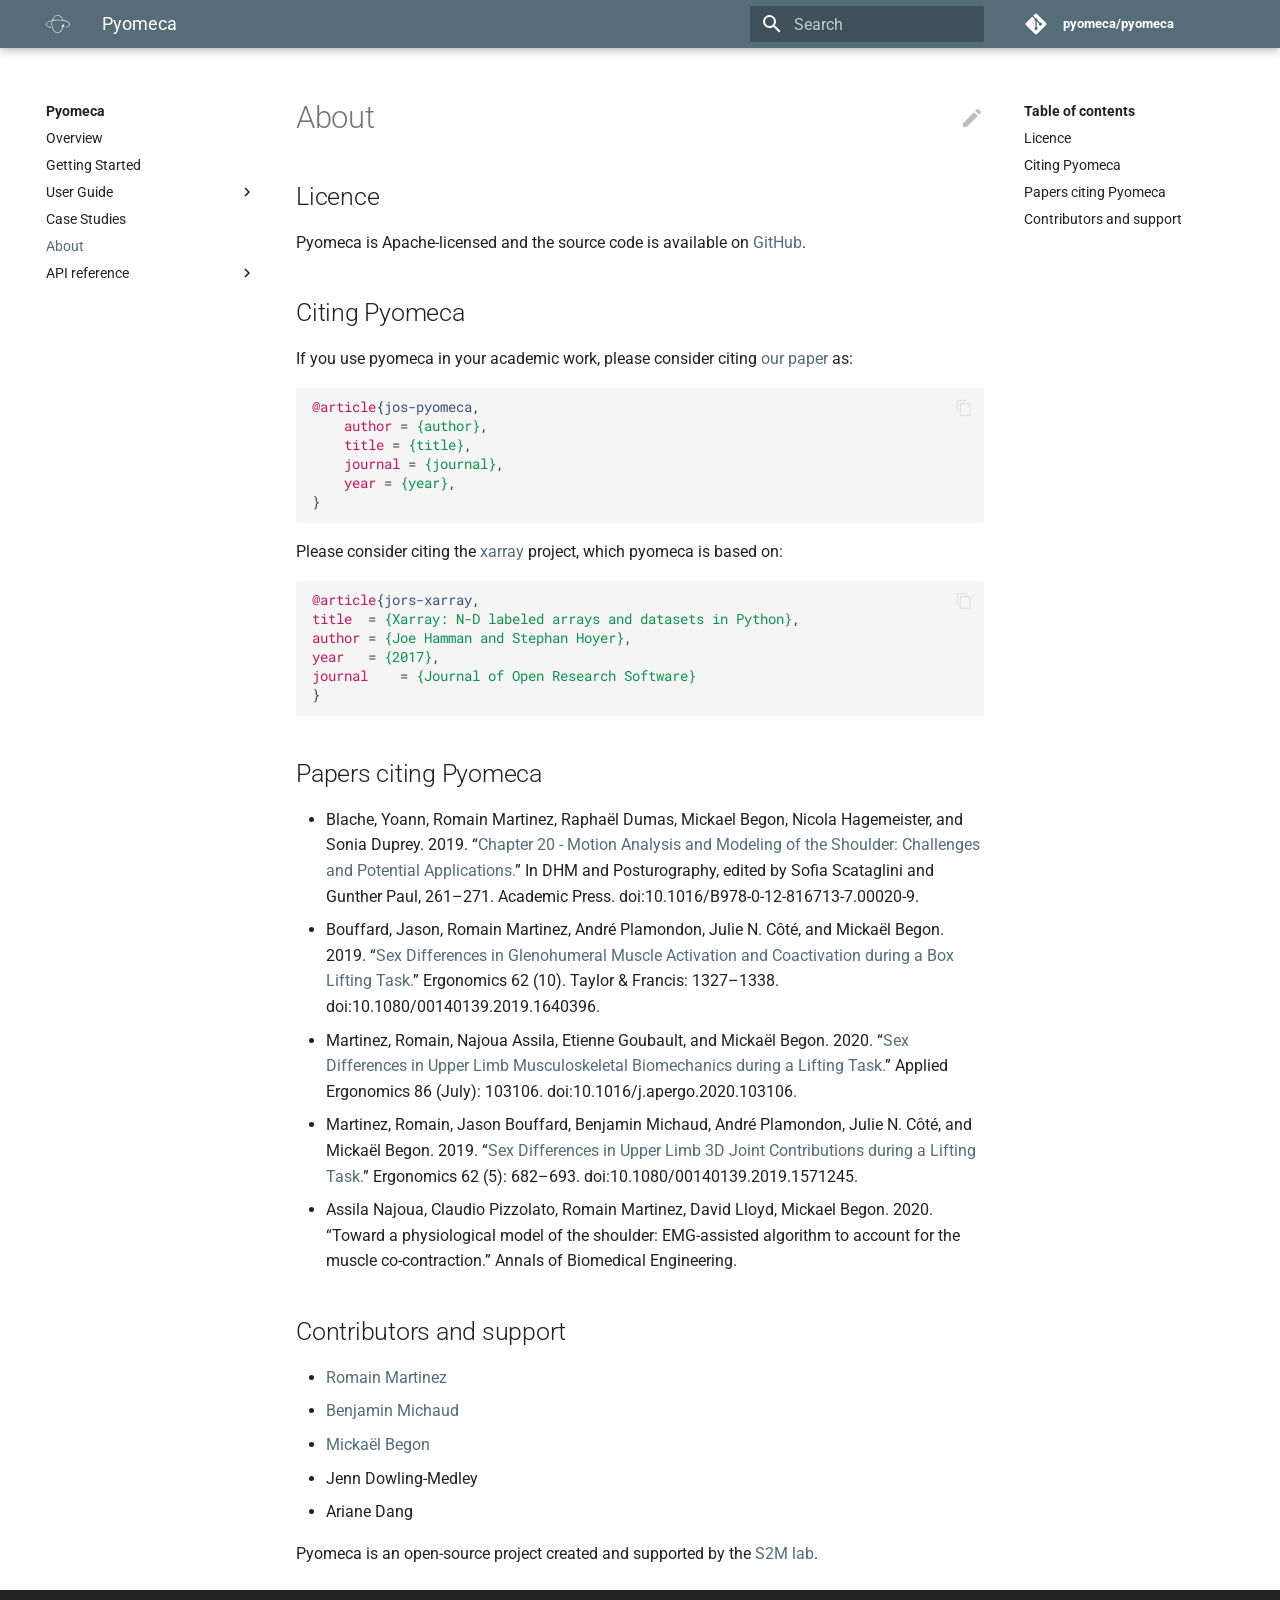
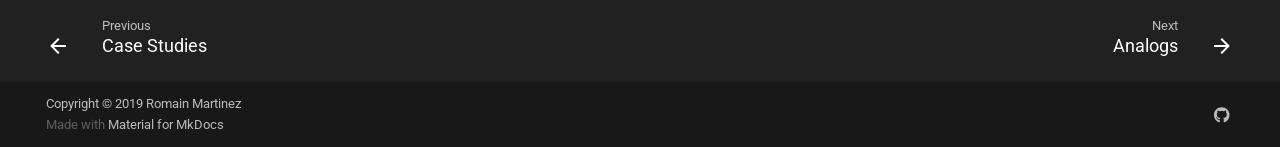
<file: about/index.html>
<!DOCTYPE html>

<html class="no-js" lang="en">
<head>
<meta charset="utf-8"/>
<meta content="width=device-width,initial-scale=1" name="viewport"/>
<meta content="An Open-Source Framework for Biomechanical Analysis" name="description"/>
<link href="https://romainmartinez.github.io/pyomeca/about/" rel="canonical"/>
<meta content="Romain Martinez" name="author"/>
<link href="../images/favicon.ico" rel="shortcut icon"/>
<meta content="mkdocs-1.1, mkdocs-material-5.1.0" name="generator"/>
<title>About - Pyomeca</title>
<link href="../assets/stylesheets/main.89dc9fe3.min.css" rel="stylesheet"/>
<link href="../assets/stylesheets/palette.ecd4686e.min.css" rel="stylesheet"/>
<meta content="#546e7a" name="theme-color"/>
<link crossorigin="" href="https://fonts.gstatic.com" rel="preconnect"/>
<link href="https://fonts.googleapis.com/css?family=Roboto:300,400,400i,700%7CRoboto+Mono&amp;display=fallback" rel="stylesheet"/>
<style>body,input{font-family:"Roboto",-apple-system,BlinkMacSystemFont,Helvetica,Arial,sans-serif}code,kbd,pre{font-family:"Roboto Mono",SFMono-Regular,Consolas,Menlo,monospace}</style>
<link href="../custom.css" rel="stylesheet"/>
</head>
<body data-md-color-accent="teal" data-md-color-primary="blue-grey" dir="ltr">
<input autocomplete="off" class="md-toggle" data-md-toggle="drawer" id="__drawer" type="checkbox"/>
<input autocomplete="off" class="md-toggle" data-md-toggle="search" id="__search" type="checkbox"/>
<label class="md-overlay" for="__drawer"></label>
<div data-md-component="skip">
<a class="md-skip" href="#licence">
          Skip to content
        </a>
</div>
<div data-md-component="announce">
</div>
<header class="md-header" data-md-component="header">
<nav aria-label="Header" class="md-header-nav md-grid">
<a aria-label="Pyomeca" class="md-header-nav__button md-logo" href="https://romainmartinez.github.io/pyomeca/" title="Pyomeca">
<img alt="logo" src="../images/logo.svg"/>
</a>
<label class="md-header-nav__button md-icon" for="__drawer">
<svg viewbox="0 0 24 24" xmlns="http://www.w3.org/2000/svg"><path d="M3,6H21V8H3V6M3,11H21V13H3V11M3,16H21V18H3V16Z"></path></svg>
</label>
<div class="md-header-nav__title" data-md-component="header-title">
<div class="md-header-nav__ellipsis">
<span class="md-header-nav__topic md-ellipsis">
            Pyomeca
          </span>
<span class="md-header-nav__topic md-ellipsis">
            
              About
            
          </span>
</div>
</div>
<label class="md-header-nav__button md-icon" for="__search">
<svg viewbox="0 0 24 24" xmlns="http://www.w3.org/2000/svg"><path d="M9.5,3A6.5,6.5 0 0,1 16,9.5C16,11.11 15.41,12.59 14.44,13.73L14.71,14H15.5L20.5,19L19,20.5L14,15.5V14.71L13.73,14.44C12.59,15.41 11.11,16 9.5,16A6.5,6.5 0 0,1 3,9.5A6.5,6.5 0 0,1 9.5,3M9.5,5C7,5 5,7 5,9.5C5,12 7,14 9.5,14C12,14 14,12 14,9.5C14,7 12,5 9.5,5Z"></path></svg>
</label>
<div class="md-search" data-md-component="search" role="dialog">
<label class="md-search__overlay" for="__search"></label>
<div class="md-search__inner" role="search">
<form class="md-search__form" name="search">
<input aria-label="Search" autocapitalize="off" autocomplete="off" autocorrect="off" class="md-search__input" data-md-component="search-query" data-md-state="active" name="query" placeholder="Search" spellcheck="false" type="text"/>
<label class="md-search__icon md-icon" for="__search">
<svg viewbox="0 0 24 24" xmlns="http://www.w3.org/2000/svg"><path d="M9.5,3A6.5,6.5 0 0,1 16,9.5C16,11.11 15.41,12.59 14.44,13.73L14.71,14H15.5L20.5,19L19,20.5L14,15.5V14.71L13.73,14.44C12.59,15.41 11.11,16 9.5,16A6.5,6.5 0 0,1 3,9.5A6.5,6.5 0 0,1 9.5,3M9.5,5C7,5 5,7 5,9.5C5,12 7,14 9.5,14C12,14 14,12 14,9.5C14,7 12,5 9.5,5Z"></path></svg>
<svg viewbox="0 0 24 24" xmlns="http://www.w3.org/2000/svg"><path d="M20,11V13H8L13.5,18.5L12.08,19.92L4.16,12L12.08,4.08L13.5,5.5L8,11H20Z"></path></svg>
</label>
<button aria-label="Clear" class="md-search__icon md-icon" data-md-component="search-reset" tabindex="-1" type="reset">
<svg viewbox="0 0 24 24" xmlns="http://www.w3.org/2000/svg"><path d="M19,6.41L17.59,5L12,10.59L6.41,5L5,6.41L10.59,12L5,17.59L6.41,19L12,13.41L17.59,19L19,17.59L13.41,12L19,6.41Z"></path></svg>
</button>
</form>
<div class="md-search__output">
<div class="md-search__scrollwrap" data-md-scrollfix="">
<div class="md-search-result" data-md-component="search-result">
<div class="md-search-result__meta">
            Type to start searching
          </div>
<ol class="md-search-result__list"></ol>
</div>
</div>
</div>
</div>
</div>
<div class="md-header-nav__source">
<a class="md-source" href="https://github.com/pyomeca/pyomeca/" title="Go to repository">
<div class="md-source__icon md-icon">
<svg viewbox="0 0 448 512" xmlns="http://www.w3.org/2000/svg"><path d="M439.55 236.05L244 40.45a28.87 28.87 0 0 0-40.81 0l-40.66 40.63 51.52 51.52c27.06-9.14 52.68 16.77 43.39 43.68l49.66 49.66c34.23-11.8 61.18 31 35.47 56.69-26.49 26.49-70.21-2.87-56-37.34L240.22 199v121.85c25.3 12.54 22.26 41.85 9.08 55a34.34 34.34 0 0 1-48.55 0c-17.57-17.6-11.07-46.91 11.25-56v-123c-20.8-8.51-24.6-30.74-18.64-45L142.57 101 8.45 235.14a28.86 28.86 0 0 0 0 40.81l195.61 195.6a28.86 28.86 0 0 0 40.8 0l194.69-194.69a28.86 28.86 0 0 0 0-40.81z"></path></svg>
</div>
<div class="md-source__repository">
    pyomeca/pyomeca
  </div>
</a>
</div>
</nav>
</header>
<div class="md-container" data-md-component="container">
<main class="md-main" data-md-component="main">
<div class="md-main__inner md-grid">
<div class="md-sidebar md-sidebar--primary" data-md-component="navigation">
<div class="md-sidebar__scrollwrap">
<div class="md-sidebar__inner">
<nav aria-label="Navigation" class="md-nav md-nav--primary" data-md-level="0">
<label class="md-nav__title" for="__drawer">
<a aria-label="Pyomeca" class="md-nav__button md-logo" href="https://romainmartinez.github.io/pyomeca/" title="Pyomeca">
<img alt="logo" src="../images/logo.svg"/>
</a>
    Pyomeca
  </label>
<div class="md-nav__source">
<a class="md-source" href="https://github.com/pyomeca/pyomeca/" title="Go to repository">
<div class="md-source__icon md-icon">
<svg viewbox="0 0 448 512" xmlns="http://www.w3.org/2000/svg"><path d="M439.55 236.05L244 40.45a28.87 28.87 0 0 0-40.81 0l-40.66 40.63 51.52 51.52c27.06-9.14 52.68 16.77 43.39 43.68l49.66 49.66c34.23-11.8 61.18 31 35.47 56.69-26.49 26.49-70.21-2.87-56-37.34L240.22 199v121.85c25.3 12.54 22.26 41.85 9.08 55a34.34 34.34 0 0 1-48.55 0c-17.57-17.6-11.07-46.91 11.25-56v-123c-20.8-8.51-24.6-30.74-18.64-45L142.57 101 8.45 235.14a28.86 28.86 0 0 0 0 40.81l195.61 195.6a28.86 28.86 0 0 0 40.8 0l194.69-194.69a28.86 28.86 0 0 0 0-40.81z"></path></svg>
</div>
<div class="md-source__repository">
    pyomeca/pyomeca
  </div>
</a>
</div>
<ul class="md-nav__list" data-md-scrollfix="">
<li class="md-nav__item">
<a class="md-nav__link" href="../overview/" title="Overview">
      Overview
    </a>
</li>
<li class="md-nav__item">
<a class="md-nav__link" href="../getting-started/" title="Getting Started">
      Getting Started
    </a>
</li>
<li class="md-nav__item md-nav__item--nested">
<input class="md-nav__toggle md-toggle" data-md-toggle="nav-3" id="nav-3" type="checkbox"/>
<label class="md-nav__link" for="nav-3">
      User Guide
      <span class="md-nav__icon md-icon">
<svg viewbox="0 0 24 24" xmlns="http://www.w3.org/2000/svg"><path d="M8.59,16.58L13.17,12L8.59,7.41L10,6L16,12L10,18L8.59,16.58Z"></path></svg>
</span>
</label>
<nav aria-label="User Guide" class="md-nav" data-md-level="1">
<label class="md-nav__title" for="nav-3">
<span class="md-nav__icon md-icon">
<svg viewbox="0 0 24 24" xmlns="http://www.w3.org/2000/svg"><path d="M20,11V13H8L13.5,18.5L12.08,19.92L4.16,12L12.08,4.08L13.5,5.5L8,11H20Z"></path></svg>
</span>
        User Guide
      </label>
<ul class="md-nav__list" data-md-scrollfix="">
<li class="md-nav__item">
<a class="md-nav__link" href="../object-creation/" title="Object creation">
      Object creation
    </a>
</li>
<li class="md-nav__item">
<a class="md-nav__link" href="../data-processing/" title="Data processing">
      Data processing
    </a>
</li>
</ul>
</nav>
</li>
<li class="md-nav__item">
<a class="md-nav__link" href="../case-studies/" title="Case Studies">
      Case Studies
    </a>
</li>
<li class="md-nav__item md-nav__item--active">
<input class="md-nav__toggle md-toggle" data-md-toggle="toc" id="__toc" type="checkbox"/>
<label class="md-nav__link md-nav__link--active" for="__toc">
        About
        <span class="md-nav__icon md-icon">
<svg viewbox="0 0 24 24" xmlns="http://www.w3.org/2000/svg"><path d="M3,9H17V7H3V9M3,13H17V11H3V13M3,17H17V15H3V17M19,17H21V15H19V17M19,7V9H21V7H19M19,13H21V11H19V13Z"></path></svg>
</span>
</label>
<a class="md-nav__link md-nav__link--active" href="./" title="About">
      About
    </a>
<nav aria-label="Table of contents" class="md-nav md-nav--secondary">
<label class="md-nav__title" for="__toc">
<span class="md-nav__icon md-icon">
<svg viewbox="0 0 24 24" xmlns="http://www.w3.org/2000/svg"><path d="M20,11V13H8L13.5,18.5L12.08,19.92L4.16,12L12.08,4.08L13.5,5.5L8,11H20Z"></path></svg>
</span>
      Table of contents
    </label>
<ul class="md-nav__list" data-md-scrollfix="">
<li class="md-nav__item">
<a class="md-nav__link" href="#licence">
    Licence
  </a>
</li>
<li class="md-nav__item">
<a class="md-nav__link" href="#citing-pyomeca">
    Citing Pyomeca
  </a>
</li>
<li class="md-nav__item">
<a class="md-nav__link" href="#papers-citing-pyomeca">
    Papers citing Pyomeca
  </a>
</li>
<li class="md-nav__item">
<a class="md-nav__link" href="#contributors-and-support">
    Contributors and support
  </a>
</li>
</ul>
</nav>
</li>
<li class="md-nav__item md-nav__item--nested">
<input class="md-nav__toggle md-toggle" data-md-toggle="nav-6" id="nav-6" type="checkbox"/>
<label class="md-nav__link" for="nav-6">
      API reference
      <span class="md-nav__icon md-icon">
<svg viewbox="0 0 24 24" xmlns="http://www.w3.org/2000/svg"><path d="M8.59,16.58L13.17,12L8.59,7.41L10,6L16,12L10,18L8.59,16.58Z"></path></svg>
</span>
</label>
<nav aria-label="API reference" class="md-nav" data-md-level="1">
<label class="md-nav__title" for="nav-6">
<span class="md-nav__icon md-icon">
<svg viewbox="0 0 24 24" xmlns="http://www.w3.org/2000/svg"><path d="M20,11V13H8L13.5,18.5L12.08,19.92L4.16,12L12.08,4.08L13.5,5.5L8,11H20Z"></path></svg>
</span>
        API reference
      </label>
<ul class="md-nav__list" data-md-scrollfix="">
<li class="md-nav__item">
<a class="md-nav__link" href="../api/analogs/" title="Analogs">
      Analogs
    </a>
</li>
<li class="md-nav__item">
<a class="md-nav__link" href="../api/angles/" title="Angles">
      Angles
    </a>
</li>
<li class="md-nav__item">
<a class="md-nav__link" href="../api/markers/" title="Markers">
      Markers
    </a>
</li>
<li class="md-nav__item">
<a class="md-nav__link" href="../api/dataarray_accessor/" title="Dataarray_accessor">
      Dataarray_accessor
    </a>
</li>
<li class="md-nav__item">
<a class="md-nav__link" href="../api/rototrans/" title="Rototrans">
      Rototrans
    </a>
</li>
</ul>
</nav>
</li>
</ul>
</nav>
</div>
</div>
</div>
<div class="md-sidebar md-sidebar--secondary" data-md-component="toc">
<div class="md-sidebar__scrollwrap">
<div class="md-sidebar__inner">
<nav aria-label="Table of contents" class="md-nav md-nav--secondary">
<label class="md-nav__title" for="__toc">
<span class="md-nav__icon md-icon">
<svg viewbox="0 0 24 24" xmlns="http://www.w3.org/2000/svg"><path d="M20,11V13H8L13.5,18.5L12.08,19.92L4.16,12L12.08,4.08L13.5,5.5L8,11H20Z"></path></svg>
</span>
      Table of contents
    </label>
<ul class="md-nav__list" data-md-scrollfix="">
<li class="md-nav__item">
<a class="md-nav__link" href="#licence">
    Licence
  </a>
</li>
<li class="md-nav__item">
<a class="md-nav__link" href="#citing-pyomeca">
    Citing Pyomeca
  </a>
</li>
<li class="md-nav__item">
<a class="md-nav__link" href="#papers-citing-pyomeca">
    Papers citing Pyomeca
  </a>
</li>
<li class="md-nav__item">
<a class="md-nav__link" href="#contributors-and-support">
    Contributors and support
  </a>
</li>
</ul>
</nav>
</div>
</div>
</div>
<div class="md-content">
<article class="md-content__inner md-typeset">
<a class="md-content__button md-icon" href="https://github.com/pyomeca/pyomeca/edit/master/docs/about.md" title="Edit this page">
<svg viewbox="0 0 24 24" xmlns="http://www.w3.org/2000/svg"><path d="M20.71,7.04C21.1,6.65 21.1,6 20.71,5.63L18.37,3.29C18,2.9 17.35,2.9 16.96,3.29L15.12,5.12L18.87,8.87M3,17.25V21H6.75L17.81,9.93L14.06,6.18L3,17.25Z"></path></svg>
</a>
<h1>About</h1>
<h2 id="licence">Licence</h2>
<p>Pyomeca is Apache-licensed and the source code is available on <a href="https://github.com/pyomeca/pyomeca">GitHub</a>.</p>
<h2 id="citing-pyomeca">Citing Pyomeca</h2>
<p>If you use pyomeca in your academic work, please consider citing <a href="">our paper</a> as:</p>
<div class="highlight"><pre><span></span><code><span class="nc">@article</span><span class="p">{</span><span class="nl">jos-pyomeca</span><span class="p">,</span>
    <span class="na">author</span> <span class="p">=</span> <span class="s">{author}</span><span class="p">,</span>
    <span class="na">title</span> <span class="p">=</span> <span class="s">{title}</span><span class="p">,</span>
    <span class="na">journal</span> <span class="p">=</span> <span class="s">{journal}</span><span class="p">,</span>
    <span class="na">year</span> <span class="p">=</span> <span class="s">{year}</span><span class="p">,</span>
<span class="p">}</span>
</code></pre></div>
<p>Please consider citing the <a href="https://openresearchsoftware.metajnl.com/articles/10.5334/jors.148/">xarray</a> project, which pyomeca is based on:</p>
<div class="highlight"><pre><span></span><code><span class="nc">@article</span><span class="p">{</span><span class="nl">jors-xarray</span><span class="p">,</span>
<span class="na">title</span>  <span class="p">=</span> <span class="s">{Xarray: N-D labeled arrays and datasets in Python}</span><span class="p">,</span>
<span class="na">author</span> <span class="p">=</span> <span class="s">{Joe Hamman and Stephan Hoyer}</span><span class="p">,</span>
<span class="na">year</span>   <span class="p">=</span> <span class="s">{2017}</span><span class="p">,</span>
<span class="na">journal</span>    <span class="p">=</span> <span class="s">{Journal of Open Research Software}</span>
<span class="p">}</span>
</code></pre></div>
<h2 id="papers-citing-pyomeca">Papers citing Pyomeca</h2>
<ul>
<li>
<p>Blache, Yoann, Romain Martinez, Raphaël Dumas, Mickael Begon, Nicola Hagemeister, and Sonia Duprey. 2019. “<a href="https://www.sciencedirect.com/science/article/pii/B9780128167137000209">Chapter 20 - Motion Analysis and Modeling of the Shoulder: Challenges and Potential Applications.</a>” In DHM and Posturography, edited by Sofia Scataglini and Gunther Paul, 261–271. Academic Press. doi:10.1016/B978-0-12-816713-7.00020-9.</p>
</li>
<li>
<p>Bouffard, Jason, Romain Martinez, André Plamondon, Julie N. Côté, and Mickaël Begon. 2019. “<a href="https://www.tandfonline.com/doi/abs/10.1080/00140139.2019.1640396">Sex Differences in Glenohumeral Muscle Activation and Coactivation during a Box Lifting Task.</a>” Ergonomics 62 (10). Taylor &amp; Francis: 1327–1338. doi:10.1080/00140139.2019.1640396.</p>
</li>
<li>
<p>Martinez, Romain, Najoua Assila, Etienne Goubault, and Mickaël Begon. 2020. “<a href="https://www.sciencedirect.com/science/article/abs/pii/S0003687020300673">Sex Differences in Upper Limb Musculoskeletal Biomechanics during a Lifting Task.</a>” Applied Ergonomics 86 (July): 103106. doi:10.1016/j.apergo.2020.103106.</p>
</li>
<li>
<p>Martinez, Romain, Jason Bouffard, Benjamin Michaud, André Plamondon, Julie N. Côté, and Mickaël Begon. 2019. “<a href="https://www.tandfonline.com/doi/abs/10.1080/00140139.2019.1571245">Sex Differences in Upper Limb 3D Joint Contributions during a Lifting Task.</a>” Ergonomics 62 (5): 682–693. doi:10.1080/00140139.2019.1571245.</p>
</li>
<li>
<p>Assila Najoua, Claudio Pizzolato, Romain Martinez, David Lloyd, Mickael Begon. 2020. “Toward a physiological model of the shoulder: EMG-assisted algorithm to account for the muscle co-contraction.” Annals of Biomedical Engineering.</p>
</li>
</ul>
<h2 id="contributors-and-support">Contributors and support</h2>
<ul>
<li><a href="https://github.com/romainmartinez">Romain Martinez</a></li>
<li><a href="https://github.com/pariterre">Benjamin Michaud</a></li>
<li><a href="https://github.com/mickaelbegon">Mickaël Begon</a></li>
<li>Jenn Dowling-Medley</li>
<li>Ariane Dang</li>
</ul>
<p>Pyomeca is an open-source project created and supported by the <a href="https://www.facebook.com/s2mlab/">S2M lab</a>.</p>
</article>
</div>
</div>
</main>
<footer class="md-footer">
<div class="md-footer-nav">
<nav aria-label="Footer" class="md-footer-nav__inner md-grid">
<a class="md-footer-nav__link md-footer-nav__link--prev" href="../case-studies/" rel="prev" title="Case Studies">
<div class="md-footer-nav__button md-icon">
<svg viewbox="0 0 24 24" xmlns="http://www.w3.org/2000/svg"><path d="M20,11V13H8L13.5,18.5L12.08,19.92L4.16,12L12.08,4.08L13.5,5.5L8,11H20Z"></path></svg>
</div>
<div class="md-footer-nav__title">
<div class="md-ellipsis">
<span class="md-footer-nav__direction">
                  Previous
                </span>
                Case Studies
              </div>
</div>
</a>
<a class="md-footer-nav__link md-footer-nav__link--next" href="../api/analogs/" rel="next" title="Analogs">
<div class="md-footer-nav__title">
<div class="md-ellipsis">
<span class="md-footer-nav__direction">
                  Next
                </span>
                Analogs
              </div>
</div>
<div class="md-footer-nav__button md-icon">
<svg viewbox="0 0 24 24" xmlns="http://www.w3.org/2000/svg"><path d="M4,11V13H16L10.5,18.5L11.92,19.92L19.84,12L11.92,4.08L10.5,5.5L16,11H4Z"></path></svg>
</div>
</a>
</nav>
</div>
<div class="md-footer-meta md-typeset">
<div class="md-footer-meta__inner md-grid">
<div class="md-footer-copyright">
<div class="md-footer-copyright__highlight">
            Copyright © 2019 Romain Martinez
          </div>
        
        Made with
        <a href="https://squidfunk.github.io/mkdocs-material/" rel="noopener" target="_blank">
          Material for MkDocs
        </a>
</div>
<div class="md-footer-social">
<a class="md-footer-social__link" href="https://github.com/romainmartinez" rel="noopener" target="_blank" title="github.com">
<svg viewbox="0 0 496 512" xmlns="http://www.w3.org/2000/svg"><path d="M165.9 397.4c0 2-2.3 3.6-5.2 3.6-3.3.3-5.6-1.3-5.6-3.6 0-2 2.3-3.6 5.2-3.6 3-.3 5.6 1.3 5.6 3.6zm-31.1-4.5c-.7 2 1.3 4.3 4.3 4.9 2.6 1 5.6 0 6.2-2s-1.3-4.3-4.3-5.2c-2.6-.7-5.5.3-6.2 2.3zm44.2-1.7c-2.9.7-4.9 2.6-4.6 4.9.3 2 2.9 3.3 5.9 2.6 2.9-.7 4.9-2.6 4.6-4.6-.3-1.9-3-3.2-5.9-2.9zM244.8 8C106.1 8 0 113.3 0 252c0 110.9 69.8 205.8 169.5 239.2 12.8 2.3 17.3-5.6 17.3-12.1 0-6.2-.3-40.4-.3-61.4 0 0-70 15-84.7-29.8 0 0-11.4-29.1-27.8-36.6 0 0-22.9-15.7 1.6-15.4 0 0 24.9 2 38.6 25.8 21.9 38.6 58.6 27.5 72.9 20.9 2.3-16 8.8-27.1 16-33.7-55.9-6.2-112.3-14.3-112.3-110.5 0-27.5 7.6-41.3 23.6-58.9-2.6-6.5-11.1-33.3 2.6-67.9 20.9-6.5 69 27 69 27 20-5.6 41.5-8.5 62.8-8.5s42.8 2.9 62.8 8.5c0 0 48.1-33.6 69-27 13.7 34.7 5.2 61.4 2.6 67.9 16 17.7 25.8 31.5 25.8 58.9 0 96.5-58.9 104.2-114.8 110.5 9.2 7.9 17 22.9 17 46.4 0 33.7-.3 75.4-.3 83.6 0 6.5 4.6 14.4 17.3 12.1C428.2 457.8 496 362.9 496 252 496 113.3 383.5 8 244.8 8zM97.2 352.9c-1.3 1-1 3.3.7 5.2 1.6 1.6 3.9 2.3 5.2 1 1.3-1 1-3.3-.7-5.2-1.6-1.6-3.9-2.3-5.2-1zm-10.8-8.1c-.7 1.3.3 2.9 2.3 3.9 1.6 1 3.6.7 4.3-.7.7-1.3-.3-2.9-2.3-3.9-2-.6-3.6-.3-4.3.7zm32.4 35.6c-1.6 1.3-1 4.3 1.3 6.2 2.3 2.3 5.2 2.6 6.5 1 1.3-1.3.7-4.3-1.3-6.2-2.2-2.3-5.2-2.6-6.5-1zm-11.4-14.7c-1.6 1-1.6 3.6 0 5.9 1.6 2.3 4.3 3.3 5.6 2.3 1.6-1.3 1.6-3.9 0-6.2-1.4-2.3-4-3.3-5.6-2z"></path></svg>
</a>
</div>
</div>
</div>
</footer>
</div>
<script src="../assets/javascripts/vendor.36cbf620.min.js"></script>
<script src="../assets/javascripts/bundle.00c583dd.min.js"></script><script id="__lang" type="application/json">{"clipboard.copy": "Copy to clipboard", "clipboard.copied": "Copied to clipboard", "search.config.lang": "en", "search.config.pipeline": "trimmer, stopWordFilter", "search.config.separator": "[\\s\\-]+", "search.result.placeholder": "Type to start searching", "search.result.none": "No matching documents", "search.result.one": "1 matching document", "search.result.other": "# matching documents"}</script>
<script>
        app = initialize({
          base: "..",
          features: [],
          search: Object.assign({
            worker: "../assets/javascripts/worker/search.7f7c8775.min.js"
          }, typeof search !== "undefined" && search)
        })
      </script>
</body>
</html>
</file>
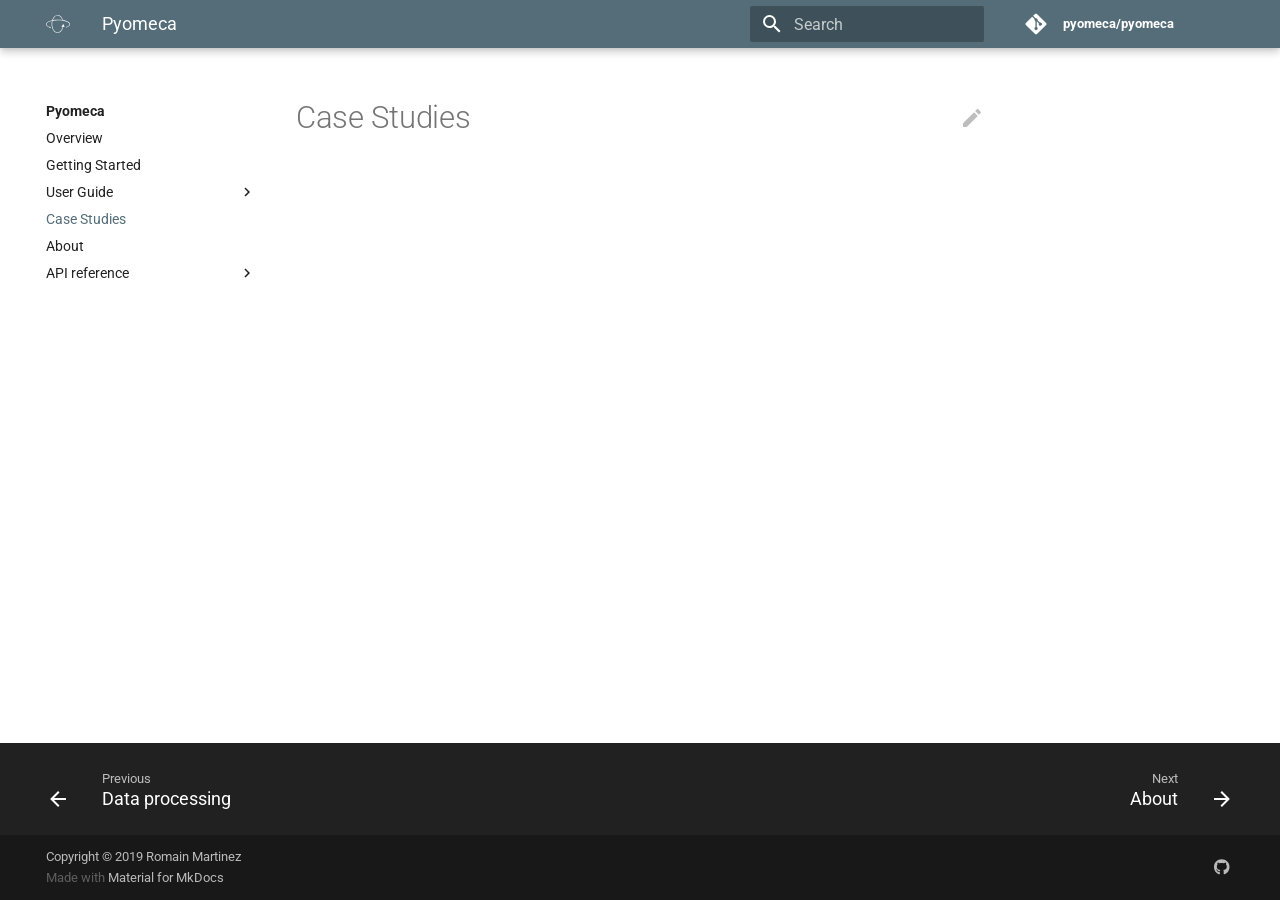
<file: case-studies/index.html>
<!DOCTYPE html>

<html class="no-js" lang="en">
<head>
<meta charset="utf-8"/>
<meta content="width=device-width,initial-scale=1" name="viewport"/>
<meta content="An Open-Source Framework for Biomechanical Analysis" name="description"/>
<link href="https://romainmartinez.github.io/pyomeca/case-studies/" rel="canonical"/>
<meta content="Romain Martinez" name="author"/>
<link href="../images/favicon.ico" rel="shortcut icon"/>
<meta content="mkdocs-1.1, mkdocs-material-5.1.0" name="generator"/>
<title>Case Studies - Pyomeca</title>
<link href="../assets/stylesheets/main.89dc9fe3.min.css" rel="stylesheet"/>
<link href="../assets/stylesheets/palette.ecd4686e.min.css" rel="stylesheet"/>
<meta content="#546e7a" name="theme-color"/>
<link crossorigin="" href="https://fonts.gstatic.com" rel="preconnect"/>
<link href="https://fonts.googleapis.com/css?family=Roboto:300,400,400i,700%7CRoboto+Mono&amp;display=fallback" rel="stylesheet"/>
<style>body,input{font-family:"Roboto",-apple-system,BlinkMacSystemFont,Helvetica,Arial,sans-serif}code,kbd,pre{font-family:"Roboto Mono",SFMono-Regular,Consolas,Menlo,monospace}</style>
<link href="../custom.css" rel="stylesheet"/>
</head>
<body data-md-color-accent="teal" data-md-color-primary="blue-grey" dir="ltr">
<input autocomplete="off" class="md-toggle" data-md-toggle="drawer" id="__drawer" type="checkbox"/>
<input autocomplete="off" class="md-toggle" data-md-toggle="search" id="__search" type="checkbox"/>
<label class="md-overlay" for="__drawer"></label>
<div data-md-component="skip">
</div>
<div data-md-component="announce">
</div>
<header class="md-header" data-md-component="header">
<nav aria-label="Header" class="md-header-nav md-grid">
<a aria-label="Pyomeca" class="md-header-nav__button md-logo" href="https://romainmartinez.github.io/pyomeca/" title="Pyomeca">
<img alt="logo" src="../images/logo.svg"/>
</a>
<label class="md-header-nav__button md-icon" for="__drawer">
<svg viewbox="0 0 24 24" xmlns="http://www.w3.org/2000/svg"><path d="M3,6H21V8H3V6M3,11H21V13H3V11M3,16H21V18H3V16Z"></path></svg>
</label>
<div class="md-header-nav__title" data-md-component="header-title">
<div class="md-header-nav__ellipsis">
<span class="md-header-nav__topic md-ellipsis">
            Pyomeca
          </span>
<span class="md-header-nav__topic md-ellipsis">
            
              Case Studies
            
          </span>
</div>
</div>
<label class="md-header-nav__button md-icon" for="__search">
<svg viewbox="0 0 24 24" xmlns="http://www.w3.org/2000/svg"><path d="M9.5,3A6.5,6.5 0 0,1 16,9.5C16,11.11 15.41,12.59 14.44,13.73L14.71,14H15.5L20.5,19L19,20.5L14,15.5V14.71L13.73,14.44C12.59,15.41 11.11,16 9.5,16A6.5,6.5 0 0,1 3,9.5A6.5,6.5 0 0,1 9.5,3M9.5,5C7,5 5,7 5,9.5C5,12 7,14 9.5,14C12,14 14,12 14,9.5C14,7 12,5 9.5,5Z"></path></svg>
</label>
<div class="md-search" data-md-component="search" role="dialog">
<label class="md-search__overlay" for="__search"></label>
<div class="md-search__inner" role="search">
<form class="md-search__form" name="search">
<input aria-label="Search" autocapitalize="off" autocomplete="off" autocorrect="off" class="md-search__input" data-md-component="search-query" data-md-state="active" name="query" placeholder="Search" spellcheck="false" type="text"/>
<label class="md-search__icon md-icon" for="__search">
<svg viewbox="0 0 24 24" xmlns="http://www.w3.org/2000/svg"><path d="M9.5,3A6.5,6.5 0 0,1 16,9.5C16,11.11 15.41,12.59 14.44,13.73L14.71,14H15.5L20.5,19L19,20.5L14,15.5V14.71L13.73,14.44C12.59,15.41 11.11,16 9.5,16A6.5,6.5 0 0,1 3,9.5A6.5,6.5 0 0,1 9.5,3M9.5,5C7,5 5,7 5,9.5C5,12 7,14 9.5,14C12,14 14,12 14,9.5C14,7 12,5 9.5,5Z"></path></svg>
<svg viewbox="0 0 24 24" xmlns="http://www.w3.org/2000/svg"><path d="M20,11V13H8L13.5,18.5L12.08,19.92L4.16,12L12.08,4.08L13.5,5.5L8,11H20Z"></path></svg>
</label>
<button aria-label="Clear" class="md-search__icon md-icon" data-md-component="search-reset" tabindex="-1" type="reset">
<svg viewbox="0 0 24 24" xmlns="http://www.w3.org/2000/svg"><path d="M19,6.41L17.59,5L12,10.59L6.41,5L5,6.41L10.59,12L5,17.59L6.41,19L12,13.41L17.59,19L19,17.59L13.41,12L19,6.41Z"></path></svg>
</button>
</form>
<div class="md-search__output">
<div class="md-search__scrollwrap" data-md-scrollfix="">
<div class="md-search-result" data-md-component="search-result">
<div class="md-search-result__meta">
            Type to start searching
          </div>
<ol class="md-search-result__list"></ol>
</div>
</div>
</div>
</div>
</div>
<div class="md-header-nav__source">
<a class="md-source" href="https://github.com/pyomeca/pyomeca/" title="Go to repository">
<div class="md-source__icon md-icon">
<svg viewbox="0 0 448 512" xmlns="http://www.w3.org/2000/svg"><path d="M439.55 236.05L244 40.45a28.87 28.87 0 0 0-40.81 0l-40.66 40.63 51.52 51.52c27.06-9.14 52.68 16.77 43.39 43.68l49.66 49.66c34.23-11.8 61.18 31 35.47 56.69-26.49 26.49-70.21-2.87-56-37.34L240.22 199v121.85c25.3 12.54 22.26 41.85 9.08 55a34.34 34.34 0 0 1-48.55 0c-17.57-17.6-11.07-46.91 11.25-56v-123c-20.8-8.51-24.6-30.74-18.64-45L142.57 101 8.45 235.14a28.86 28.86 0 0 0 0 40.81l195.61 195.6a28.86 28.86 0 0 0 40.8 0l194.69-194.69a28.86 28.86 0 0 0 0-40.81z"></path></svg>
</div>
<div class="md-source__repository">
    pyomeca/pyomeca
  </div>
</a>
</div>
</nav>
</header>
<div class="md-container" data-md-component="container">
<main class="md-main" data-md-component="main">
<div class="md-main__inner md-grid">
<div class="md-sidebar md-sidebar--primary" data-md-component="navigation">
<div class="md-sidebar__scrollwrap">
<div class="md-sidebar__inner">
<nav aria-label="Navigation" class="md-nav md-nav--primary" data-md-level="0">
<label class="md-nav__title" for="__drawer">
<a aria-label="Pyomeca" class="md-nav__button md-logo" href="https://romainmartinez.github.io/pyomeca/" title="Pyomeca">
<img alt="logo" src="../images/logo.svg"/>
</a>
    Pyomeca
  </label>
<div class="md-nav__source">
<a class="md-source" href="https://github.com/pyomeca/pyomeca/" title="Go to repository">
<div class="md-source__icon md-icon">
<svg viewbox="0 0 448 512" xmlns="http://www.w3.org/2000/svg"><path d="M439.55 236.05L244 40.45a28.87 28.87 0 0 0-40.81 0l-40.66 40.63 51.52 51.52c27.06-9.14 52.68 16.77 43.39 43.68l49.66 49.66c34.23-11.8 61.18 31 35.47 56.69-26.49 26.49-70.21-2.87-56-37.34L240.22 199v121.85c25.3 12.54 22.26 41.85 9.08 55a34.34 34.34 0 0 1-48.55 0c-17.57-17.6-11.07-46.91 11.25-56v-123c-20.8-8.51-24.6-30.74-18.64-45L142.57 101 8.45 235.14a28.86 28.86 0 0 0 0 40.81l195.61 195.6a28.86 28.86 0 0 0 40.8 0l194.69-194.69a28.86 28.86 0 0 0 0-40.81z"></path></svg>
</div>
<div class="md-source__repository">
    pyomeca/pyomeca
  </div>
</a>
</div>
<ul class="md-nav__list" data-md-scrollfix="">
<li class="md-nav__item">
<a class="md-nav__link" href="../overview/" title="Overview">
      Overview
    </a>
</li>
<li class="md-nav__item">
<a class="md-nav__link" href="../getting-started/" title="Getting Started">
      Getting Started
    </a>
</li>
<li class="md-nav__item md-nav__item--nested">
<input class="md-nav__toggle md-toggle" data-md-toggle="nav-3" id="nav-3" type="checkbox"/>
<label class="md-nav__link" for="nav-3">
      User Guide
      <span class="md-nav__icon md-icon">
<svg viewbox="0 0 24 24" xmlns="http://www.w3.org/2000/svg"><path d="M8.59,16.58L13.17,12L8.59,7.41L10,6L16,12L10,18L8.59,16.58Z"></path></svg>
</span>
</label>
<nav aria-label="User Guide" class="md-nav" data-md-level="1">
<label class="md-nav__title" for="nav-3">
<span class="md-nav__icon md-icon">
<svg viewbox="0 0 24 24" xmlns="http://www.w3.org/2000/svg"><path d="M20,11V13H8L13.5,18.5L12.08,19.92L4.16,12L12.08,4.08L13.5,5.5L8,11H20Z"></path></svg>
</span>
        User Guide
      </label>
<ul class="md-nav__list" data-md-scrollfix="">
<li class="md-nav__item">
<a class="md-nav__link" href="../object-creation/" title="Object creation">
      Object creation
    </a>
</li>
<li class="md-nav__item">
<a class="md-nav__link" href="../data-processing/" title="Data processing">
      Data processing
    </a>
</li>
</ul>
</nav>
</li>
<li class="md-nav__item md-nav__item--active">
<input class="md-nav__toggle md-toggle" data-md-toggle="toc" id="__toc" type="checkbox"/>
<a class="md-nav__link md-nav__link--active" href="./" title="Case Studies">
      Case Studies
    </a>
</li>
<li class="md-nav__item">
<a class="md-nav__link" href="../about/" title="About">
      About
    </a>
</li>
<li class="md-nav__item md-nav__item--nested">
<input class="md-nav__toggle md-toggle" data-md-toggle="nav-6" id="nav-6" type="checkbox"/>
<label class="md-nav__link" for="nav-6">
      API reference
      <span class="md-nav__icon md-icon">
<svg viewbox="0 0 24 24" xmlns="http://www.w3.org/2000/svg"><path d="M8.59,16.58L13.17,12L8.59,7.41L10,6L16,12L10,18L8.59,16.58Z"></path></svg>
</span>
</label>
<nav aria-label="API reference" class="md-nav" data-md-level="1">
<label class="md-nav__title" for="nav-6">
<span class="md-nav__icon md-icon">
<svg viewbox="0 0 24 24" xmlns="http://www.w3.org/2000/svg"><path d="M20,11V13H8L13.5,18.5L12.08,19.92L4.16,12L12.08,4.08L13.5,5.5L8,11H20Z"></path></svg>
</span>
        API reference
      </label>
<ul class="md-nav__list" data-md-scrollfix="">
<li class="md-nav__item">
<a class="md-nav__link" href="../api/analogs/" title="Analogs">
      Analogs
    </a>
</li>
<li class="md-nav__item">
<a class="md-nav__link" href="../api/angles/" title="Angles">
      Angles
    </a>
</li>
<li class="md-nav__item">
<a class="md-nav__link" href="../api/markers/" title="Markers">
      Markers
    </a>
</li>
<li class="md-nav__item">
<a class="md-nav__link" href="../api/dataarray_accessor/" title="Dataarray_accessor">
      Dataarray_accessor
    </a>
</li>
<li class="md-nav__item">
<a class="md-nav__link" href="../api/rototrans/" title="Rototrans">
      Rototrans
    </a>
</li>
</ul>
</nav>
</li>
</ul>
</nav>
</div>
</div>
</div>
<div class="md-content">
<article class="md-content__inner md-typeset">
<a class="md-content__button md-icon" href="https://github.com/pyomeca/pyomeca/edit/master/docs/case-studies.md" title="Edit this page">
<svg viewbox="0 0 24 24" xmlns="http://www.w3.org/2000/svg"><path d="M20.71,7.04C21.1,6.65 21.1,6 20.71,5.63L18.37,3.29C18,2.9 17.35,2.9 16.96,3.29L15.12,5.12L18.87,8.87M3,17.25V21H6.75L17.81,9.93L14.06,6.18L3,17.25Z"></path></svg>
</a>
<h1>Case Studies</h1>
</article>
</div>
</div>
</main>
<footer class="md-footer">
<div class="md-footer-nav">
<nav aria-label="Footer" class="md-footer-nav__inner md-grid">
<a class="md-footer-nav__link md-footer-nav__link--prev" href="../data-processing/" rel="prev" title="Data processing">
<div class="md-footer-nav__button md-icon">
<svg viewbox="0 0 24 24" xmlns="http://www.w3.org/2000/svg"><path d="M20,11V13H8L13.5,18.5L12.08,19.92L4.16,12L12.08,4.08L13.5,5.5L8,11H20Z"></path></svg>
</div>
<div class="md-footer-nav__title">
<div class="md-ellipsis">
<span class="md-footer-nav__direction">
                  Previous
                </span>
                Data processing
              </div>
</div>
</a>
<a class="md-footer-nav__link md-footer-nav__link--next" href="../about/" rel="next" title="About">
<div class="md-footer-nav__title">
<div class="md-ellipsis">
<span class="md-footer-nav__direction">
                  Next
                </span>
                About
              </div>
</div>
<div class="md-footer-nav__button md-icon">
<svg viewbox="0 0 24 24" xmlns="http://www.w3.org/2000/svg"><path d="M4,11V13H16L10.5,18.5L11.92,19.92L19.84,12L11.92,4.08L10.5,5.5L16,11H4Z"></path></svg>
</div>
</a>
</nav>
</div>
<div class="md-footer-meta md-typeset">
<div class="md-footer-meta__inner md-grid">
<div class="md-footer-copyright">
<div class="md-footer-copyright__highlight">
            Copyright © 2019 Romain Martinez
          </div>
        
        Made with
        <a href="https://squidfunk.github.io/mkdocs-material/" rel="noopener" target="_blank">
          Material for MkDocs
        </a>
</div>
<div class="md-footer-social">
<a class="md-footer-social__link" href="https://github.com/romainmartinez" rel="noopener" target="_blank" title="github.com">
<svg viewbox="0 0 496 512" xmlns="http://www.w3.org/2000/svg"><path d="M165.9 397.4c0 2-2.3 3.6-5.2 3.6-3.3.3-5.6-1.3-5.6-3.6 0-2 2.3-3.6 5.2-3.6 3-.3 5.6 1.3 5.6 3.6zm-31.1-4.5c-.7 2 1.3 4.3 4.3 4.9 2.6 1 5.6 0 6.2-2s-1.3-4.3-4.3-5.2c-2.6-.7-5.5.3-6.2 2.3zm44.2-1.7c-2.9.7-4.9 2.6-4.6 4.9.3 2 2.9 3.3 5.9 2.6 2.9-.7 4.9-2.6 4.6-4.6-.3-1.9-3-3.2-5.9-2.9zM244.8 8C106.1 8 0 113.3 0 252c0 110.9 69.8 205.8 169.5 239.2 12.8 2.3 17.3-5.6 17.3-12.1 0-6.2-.3-40.4-.3-61.4 0 0-70 15-84.7-29.8 0 0-11.4-29.1-27.8-36.6 0 0-22.9-15.7 1.6-15.4 0 0 24.9 2 38.6 25.8 21.9 38.6 58.6 27.5 72.9 20.9 2.3-16 8.8-27.1 16-33.7-55.9-6.2-112.3-14.3-112.3-110.5 0-27.5 7.6-41.3 23.6-58.9-2.6-6.5-11.1-33.3 2.6-67.9 20.9-6.5 69 27 69 27 20-5.6 41.5-8.5 62.8-8.5s42.8 2.9 62.8 8.5c0 0 48.1-33.6 69-27 13.7 34.7 5.2 61.4 2.6 67.9 16 17.7 25.8 31.5 25.8 58.9 0 96.5-58.9 104.2-114.8 110.5 9.2 7.9 17 22.9 17 46.4 0 33.7-.3 75.4-.3 83.6 0 6.5 4.6 14.4 17.3 12.1C428.2 457.8 496 362.9 496 252 496 113.3 383.5 8 244.8 8zM97.2 352.9c-1.3 1-1 3.3.7 5.2 1.6 1.6 3.9 2.3 5.2 1 1.3-1 1-3.3-.7-5.2-1.6-1.6-3.9-2.3-5.2-1zm-10.8-8.1c-.7 1.3.3 2.9 2.3 3.9 1.6 1 3.6.7 4.3-.7.7-1.3-.3-2.9-2.3-3.9-2-.6-3.6-.3-4.3.7zm32.4 35.6c-1.6 1.3-1 4.3 1.3 6.2 2.3 2.3 5.2 2.6 6.5 1 1.3-1.3.7-4.3-1.3-6.2-2.2-2.3-5.2-2.6-6.5-1zm-11.4-14.7c-1.6 1-1.6 3.6 0 5.9 1.6 2.3 4.3 3.3 5.6 2.3 1.6-1.3 1.6-3.9 0-6.2-1.4-2.3-4-3.3-5.6-2z"></path></svg>
</a>
</div>
</div>
</div>
</footer>
</div>
<script src="../assets/javascripts/vendor.36cbf620.min.js"></script>
<script src="../assets/javascripts/bundle.00c583dd.min.js"></script><script id="__lang" type="application/json">{"clipboard.copy": "Copy to clipboard", "clipboard.copied": "Copied to clipboard", "search.config.lang": "en", "search.config.pipeline": "trimmer, stopWordFilter", "search.config.separator": "[\\s\\-]+", "search.result.placeholder": "Type to start searching", "search.result.none": "No matching documents", "search.result.one": "1 matching document", "search.result.other": "# matching documents"}</script>
<script>
        app = initialize({
          base: "..",
          features: [],
          search: Object.assign({
            worker: "../assets/javascripts/worker/search.7f7c8775.min.js"
          }, typeof search !== "undefined" && search)
        })
      </script>
</body>
</html>
</file>
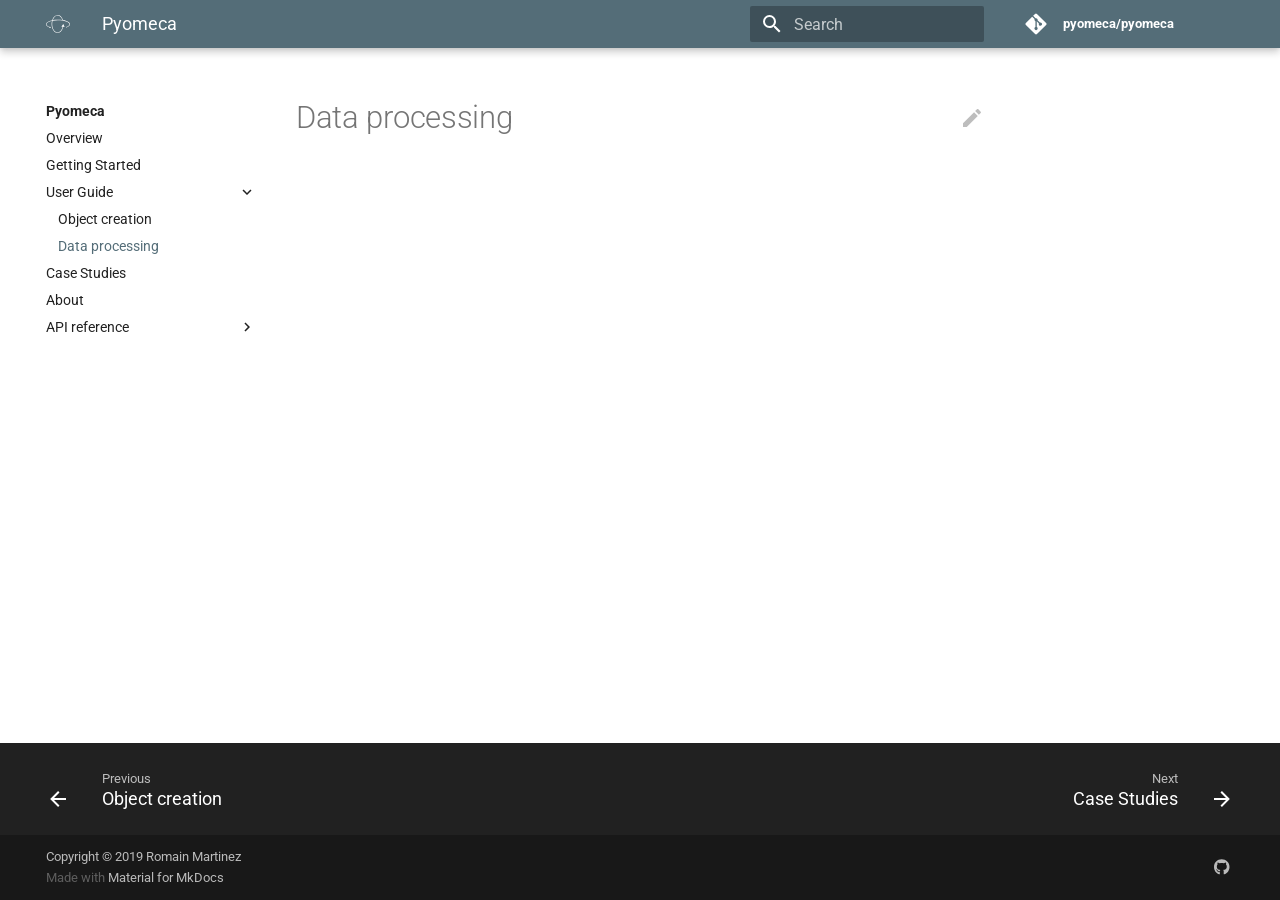
<file: data-processing/index.html>
<!DOCTYPE html>

<html class="no-js" lang="en">
<head>
<meta charset="utf-8"/>
<meta content="width=device-width,initial-scale=1" name="viewport"/>
<meta content="An Open-Source Framework for Biomechanical Analysis" name="description"/>
<link href="https://romainmartinez.github.io/pyomeca/data-processing/" rel="canonical"/>
<meta content="Romain Martinez" name="author"/>
<link href="../images/favicon.ico" rel="shortcut icon"/>
<meta content="mkdocs-1.1, mkdocs-material-5.1.0" name="generator"/>
<title>Data processing - Pyomeca</title>
<link href="../assets/stylesheets/main.89dc9fe3.min.css" rel="stylesheet"/>
<link href="../assets/stylesheets/palette.ecd4686e.min.css" rel="stylesheet"/>
<meta content="#546e7a" name="theme-color"/>
<link crossorigin="" href="https://fonts.gstatic.com" rel="preconnect"/>
<link href="https://fonts.googleapis.com/css?family=Roboto:300,400,400i,700%7CRoboto+Mono&amp;display=fallback" rel="stylesheet"/>
<style>body,input{font-family:"Roboto",-apple-system,BlinkMacSystemFont,Helvetica,Arial,sans-serif}code,kbd,pre{font-family:"Roboto Mono",SFMono-Regular,Consolas,Menlo,monospace}</style>
<link href="../custom.css" rel="stylesheet"/>
</head>
<body data-md-color-accent="teal" data-md-color-primary="blue-grey" dir="ltr">
<input autocomplete="off" class="md-toggle" data-md-toggle="drawer" id="__drawer" type="checkbox"/>
<input autocomplete="off" class="md-toggle" data-md-toggle="search" id="__search" type="checkbox"/>
<label class="md-overlay" for="__drawer"></label>
<div data-md-component="skip">
</div>
<div data-md-component="announce">
</div>
<header class="md-header" data-md-component="header">
<nav aria-label="Header" class="md-header-nav md-grid">
<a aria-label="Pyomeca" class="md-header-nav__button md-logo" href="https://romainmartinez.github.io/pyomeca/" title="Pyomeca">
<img alt="logo" src="../images/logo.svg"/>
</a>
<label class="md-header-nav__button md-icon" for="__drawer">
<svg viewbox="0 0 24 24" xmlns="http://www.w3.org/2000/svg"><path d="M3,6H21V8H3V6M3,11H21V13H3V11M3,16H21V18H3V16Z"></path></svg>
</label>
<div class="md-header-nav__title" data-md-component="header-title">
<div class="md-header-nav__ellipsis">
<span class="md-header-nav__topic md-ellipsis">
            Pyomeca
          </span>
<span class="md-header-nav__topic md-ellipsis">
            
              Data processing
            
          </span>
</div>
</div>
<label class="md-header-nav__button md-icon" for="__search">
<svg viewbox="0 0 24 24" xmlns="http://www.w3.org/2000/svg"><path d="M9.5,3A6.5,6.5 0 0,1 16,9.5C16,11.11 15.41,12.59 14.44,13.73L14.71,14H15.5L20.5,19L19,20.5L14,15.5V14.71L13.73,14.44C12.59,15.41 11.11,16 9.5,16A6.5,6.5 0 0,1 3,9.5A6.5,6.5 0 0,1 9.5,3M9.5,5C7,5 5,7 5,9.5C5,12 7,14 9.5,14C12,14 14,12 14,9.5C14,7 12,5 9.5,5Z"></path></svg>
</label>
<div class="md-search" data-md-component="search" role="dialog">
<label class="md-search__overlay" for="__search"></label>
<div class="md-search__inner" role="search">
<form class="md-search__form" name="search">
<input aria-label="Search" autocapitalize="off" autocomplete="off" autocorrect="off" class="md-search__input" data-md-component="search-query" data-md-state="active" name="query" placeholder="Search" spellcheck="false" type="text"/>
<label class="md-search__icon md-icon" for="__search">
<svg viewbox="0 0 24 24" xmlns="http://www.w3.org/2000/svg"><path d="M9.5,3A6.5,6.5 0 0,1 16,9.5C16,11.11 15.41,12.59 14.44,13.73L14.71,14H15.5L20.5,19L19,20.5L14,15.5V14.71L13.73,14.44C12.59,15.41 11.11,16 9.5,16A6.5,6.5 0 0,1 3,9.5A6.5,6.5 0 0,1 9.5,3M9.5,5C7,5 5,7 5,9.5C5,12 7,14 9.5,14C12,14 14,12 14,9.5C14,7 12,5 9.5,5Z"></path></svg>
<svg viewbox="0 0 24 24" xmlns="http://www.w3.org/2000/svg"><path d="M20,11V13H8L13.5,18.5L12.08,19.92L4.16,12L12.08,4.08L13.5,5.5L8,11H20Z"></path></svg>
</label>
<button aria-label="Clear" class="md-search__icon md-icon" data-md-component="search-reset" tabindex="-1" type="reset">
<svg viewbox="0 0 24 24" xmlns="http://www.w3.org/2000/svg"><path d="M19,6.41L17.59,5L12,10.59L6.41,5L5,6.41L10.59,12L5,17.59L6.41,19L12,13.41L17.59,19L19,17.59L13.41,12L19,6.41Z"></path></svg>
</button>
</form>
<div class="md-search__output">
<div class="md-search__scrollwrap" data-md-scrollfix="">
<div class="md-search-result" data-md-component="search-result">
<div class="md-search-result__meta">
            Type to start searching
          </div>
<ol class="md-search-result__list"></ol>
</div>
</div>
</div>
</div>
</div>
<div class="md-header-nav__source">
<a class="md-source" href="https://github.com/pyomeca/pyomeca/" title="Go to repository">
<div class="md-source__icon md-icon">
<svg viewbox="0 0 448 512" xmlns="http://www.w3.org/2000/svg"><path d="M439.55 236.05L244 40.45a28.87 28.87 0 0 0-40.81 0l-40.66 40.63 51.52 51.52c27.06-9.14 52.68 16.77 43.39 43.68l49.66 49.66c34.23-11.8 61.18 31 35.47 56.69-26.49 26.49-70.21-2.87-56-37.34L240.22 199v121.85c25.3 12.54 22.26 41.85 9.08 55a34.34 34.34 0 0 1-48.55 0c-17.57-17.6-11.07-46.91 11.25-56v-123c-20.8-8.51-24.6-30.74-18.64-45L142.57 101 8.45 235.14a28.86 28.86 0 0 0 0 40.81l195.61 195.6a28.86 28.86 0 0 0 40.8 0l194.69-194.69a28.86 28.86 0 0 0 0-40.81z"></path></svg>
</div>
<div class="md-source__repository">
    pyomeca/pyomeca
  </div>
</a>
</div>
</nav>
</header>
<div class="md-container" data-md-component="container">
<main class="md-main" data-md-component="main">
<div class="md-main__inner md-grid">
<div class="md-sidebar md-sidebar--primary" data-md-component="navigation">
<div class="md-sidebar__scrollwrap">
<div class="md-sidebar__inner">
<nav aria-label="Navigation" class="md-nav md-nav--primary" data-md-level="0">
<label class="md-nav__title" for="__drawer">
<a aria-label="Pyomeca" class="md-nav__button md-logo" href="https://romainmartinez.github.io/pyomeca/" title="Pyomeca">
<img alt="logo" src="../images/logo.svg"/>
</a>
    Pyomeca
  </label>
<div class="md-nav__source">
<a class="md-source" href="https://github.com/pyomeca/pyomeca/" title="Go to repository">
<div class="md-source__icon md-icon">
<svg viewbox="0 0 448 512" xmlns="http://www.w3.org/2000/svg"><path d="M439.55 236.05L244 40.45a28.87 28.87 0 0 0-40.81 0l-40.66 40.63 51.52 51.52c27.06-9.14 52.68 16.77 43.39 43.68l49.66 49.66c34.23-11.8 61.18 31 35.47 56.69-26.49 26.49-70.21-2.87-56-37.34L240.22 199v121.85c25.3 12.54 22.26 41.85 9.08 55a34.34 34.34 0 0 1-48.55 0c-17.57-17.6-11.07-46.91 11.25-56v-123c-20.8-8.51-24.6-30.74-18.64-45L142.57 101 8.45 235.14a28.86 28.86 0 0 0 0 40.81l195.61 195.6a28.86 28.86 0 0 0 40.8 0l194.69-194.69a28.86 28.86 0 0 0 0-40.81z"></path></svg>
</div>
<div class="md-source__repository">
    pyomeca/pyomeca
  </div>
</a>
</div>
<ul class="md-nav__list" data-md-scrollfix="">
<li class="md-nav__item">
<a class="md-nav__link" href="../overview/" title="Overview">
      Overview
    </a>
</li>
<li class="md-nav__item">
<a class="md-nav__link" href="../getting-started/" title="Getting Started">
      Getting Started
    </a>
</li>
<li class="md-nav__item md-nav__item--active md-nav__item--nested">
<input checked="" class="md-nav__toggle md-toggle" data-md-toggle="nav-3" id="nav-3" type="checkbox"/>
<label class="md-nav__link" for="nav-3">
      User Guide
      <span class="md-nav__icon md-icon">
<svg viewbox="0 0 24 24" xmlns="http://www.w3.org/2000/svg"><path d="M8.59,16.58L13.17,12L8.59,7.41L10,6L16,12L10,18L8.59,16.58Z"></path></svg>
</span>
</label>
<nav aria-label="User Guide" class="md-nav" data-md-level="1">
<label class="md-nav__title" for="nav-3">
<span class="md-nav__icon md-icon">
<svg viewbox="0 0 24 24" xmlns="http://www.w3.org/2000/svg"><path d="M20,11V13H8L13.5,18.5L12.08,19.92L4.16,12L12.08,4.08L13.5,5.5L8,11H20Z"></path></svg>
</span>
        User Guide
      </label>
<ul class="md-nav__list" data-md-scrollfix="">
<li class="md-nav__item">
<a class="md-nav__link" href="../object-creation/" title="Object creation">
      Object creation
    </a>
</li>
<li class="md-nav__item md-nav__item--active">
<input class="md-nav__toggle md-toggle" data-md-toggle="toc" id="__toc" type="checkbox"/>
<a class="md-nav__link md-nav__link--active" href="./" title="Data processing">
      Data processing
    </a>
</li>
</ul>
</nav>
</li>
<li class="md-nav__item">
<a class="md-nav__link" href="../case-studies/" title="Case Studies">
      Case Studies
    </a>
</li>
<li class="md-nav__item">
<a class="md-nav__link" href="../about/" title="About">
      About
    </a>
</li>
<li class="md-nav__item md-nav__item--nested">
<input class="md-nav__toggle md-toggle" data-md-toggle="nav-6" id="nav-6" type="checkbox"/>
<label class="md-nav__link" for="nav-6">
      API reference
      <span class="md-nav__icon md-icon">
<svg viewbox="0 0 24 24" xmlns="http://www.w3.org/2000/svg"><path d="M8.59,16.58L13.17,12L8.59,7.41L10,6L16,12L10,18L8.59,16.58Z"></path></svg>
</span>
</label>
<nav aria-label="API reference" class="md-nav" data-md-level="1">
<label class="md-nav__title" for="nav-6">
<span class="md-nav__icon md-icon">
<svg viewbox="0 0 24 24" xmlns="http://www.w3.org/2000/svg"><path d="M20,11V13H8L13.5,18.5L12.08,19.92L4.16,12L12.08,4.08L13.5,5.5L8,11H20Z"></path></svg>
</span>
        API reference
      </label>
<ul class="md-nav__list" data-md-scrollfix="">
<li class="md-nav__item">
<a class="md-nav__link" href="../api/analogs/" title="Analogs">
      Analogs
    </a>
</li>
<li class="md-nav__item">
<a class="md-nav__link" href="../api/angles/" title="Angles">
      Angles
    </a>
</li>
<li class="md-nav__item">
<a class="md-nav__link" href="../api/markers/" title="Markers">
      Markers
    </a>
</li>
<li class="md-nav__item">
<a class="md-nav__link" href="../api/dataarray_accessor/" title="Dataarray_accessor">
      Dataarray_accessor
    </a>
</li>
<li class="md-nav__item">
<a class="md-nav__link" href="../api/rototrans/" title="Rototrans">
      Rototrans
    </a>
</li>
</ul>
</nav>
</li>
</ul>
</nav>
</div>
</div>
</div>
<div class="md-content">
<article class="md-content__inner md-typeset">
<a class="md-content__button md-icon" href="https://github.com/pyomeca/pyomeca/edit/master/docs/data-processing.md" title="Edit this page">
<svg viewbox="0 0 24 24" xmlns="http://www.w3.org/2000/svg"><path d="M20.71,7.04C21.1,6.65 21.1,6 20.71,5.63L18.37,3.29C18,2.9 17.35,2.9 16.96,3.29L15.12,5.12L18.87,8.87M3,17.25V21H6.75L17.81,9.93L14.06,6.18L3,17.25Z"></path></svg>
</a>
<h1>Data processing</h1>
</article>
</div>
</div>
</main>
<footer class="md-footer">
<div class="md-footer-nav">
<nav aria-label="Footer" class="md-footer-nav__inner md-grid">
<a class="md-footer-nav__link md-footer-nav__link--prev" href="../object-creation/" rel="prev" title="Object creation">
<div class="md-footer-nav__button md-icon">
<svg viewbox="0 0 24 24" xmlns="http://www.w3.org/2000/svg"><path d="M20,11V13H8L13.5,18.5L12.08,19.92L4.16,12L12.08,4.08L13.5,5.5L8,11H20Z"></path></svg>
</div>
<div class="md-footer-nav__title">
<div class="md-ellipsis">
<span class="md-footer-nav__direction">
                  Previous
                </span>
                Object creation
              </div>
</div>
</a>
<a class="md-footer-nav__link md-footer-nav__link--next" href="../case-studies/" rel="next" title="Case Studies">
<div class="md-footer-nav__title">
<div class="md-ellipsis">
<span class="md-footer-nav__direction">
                  Next
                </span>
                Case Studies
              </div>
</div>
<div class="md-footer-nav__button md-icon">
<svg viewbox="0 0 24 24" xmlns="http://www.w3.org/2000/svg"><path d="M4,11V13H16L10.5,18.5L11.92,19.92L19.84,12L11.92,4.08L10.5,5.5L16,11H4Z"></path></svg>
</div>
</a>
</nav>
</div>
<div class="md-footer-meta md-typeset">
<div class="md-footer-meta__inner md-grid">
<div class="md-footer-copyright">
<div class="md-footer-copyright__highlight">
            Copyright © 2019 Romain Martinez
          </div>
        
        Made with
        <a href="https://squidfunk.github.io/mkdocs-material/" rel="noopener" target="_blank">
          Material for MkDocs
        </a>
</div>
<div class="md-footer-social">
<a class="md-footer-social__link" href="https://github.com/romainmartinez" rel="noopener" target="_blank" title="github.com">
<svg viewbox="0 0 496 512" xmlns="http://www.w3.org/2000/svg"><path d="M165.9 397.4c0 2-2.3 3.6-5.2 3.6-3.3.3-5.6-1.3-5.6-3.6 0-2 2.3-3.6 5.2-3.6 3-.3 5.6 1.3 5.6 3.6zm-31.1-4.5c-.7 2 1.3 4.3 4.3 4.9 2.6 1 5.6 0 6.2-2s-1.3-4.3-4.3-5.2c-2.6-.7-5.5.3-6.2 2.3zm44.2-1.7c-2.9.7-4.9 2.6-4.6 4.9.3 2 2.9 3.3 5.9 2.6 2.9-.7 4.9-2.6 4.6-4.6-.3-1.9-3-3.2-5.9-2.9zM244.8 8C106.1 8 0 113.3 0 252c0 110.9 69.8 205.8 169.5 239.2 12.8 2.3 17.3-5.6 17.3-12.1 0-6.2-.3-40.4-.3-61.4 0 0-70 15-84.7-29.8 0 0-11.4-29.1-27.8-36.6 0 0-22.9-15.7 1.6-15.4 0 0 24.9 2 38.6 25.8 21.9 38.6 58.6 27.5 72.9 20.9 2.3-16 8.8-27.1 16-33.7-55.9-6.2-112.3-14.3-112.3-110.5 0-27.5 7.6-41.3 23.6-58.9-2.6-6.5-11.1-33.3 2.6-67.9 20.9-6.5 69 27 69 27 20-5.6 41.5-8.5 62.8-8.5s42.8 2.9 62.8 8.5c0 0 48.1-33.6 69-27 13.7 34.7 5.2 61.4 2.6 67.9 16 17.7 25.8 31.5 25.8 58.9 0 96.5-58.9 104.2-114.8 110.5 9.2 7.9 17 22.9 17 46.4 0 33.7-.3 75.4-.3 83.6 0 6.5 4.6 14.4 17.3 12.1C428.2 457.8 496 362.9 496 252 496 113.3 383.5 8 244.8 8zM97.2 352.9c-1.3 1-1 3.3.7 5.2 1.6 1.6 3.9 2.3 5.2 1 1.3-1 1-3.3-.7-5.2-1.6-1.6-3.9-2.3-5.2-1zm-10.8-8.1c-.7 1.3.3 2.9 2.3 3.9 1.6 1 3.6.7 4.3-.7.7-1.3-.3-2.9-2.3-3.9-2-.6-3.6-.3-4.3.7zm32.4 35.6c-1.6 1.3-1 4.3 1.3 6.2 2.3 2.3 5.2 2.6 6.5 1 1.3-1.3.7-4.3-1.3-6.2-2.2-2.3-5.2-2.6-6.5-1zm-11.4-14.7c-1.6 1-1.6 3.6 0 5.9 1.6 2.3 4.3 3.3 5.6 2.3 1.6-1.3 1.6-3.9 0-6.2-1.4-2.3-4-3.3-5.6-2z"></path></svg>
</a>
</div>
</div>
</div>
</footer>
</div>
<script src="../assets/javascripts/vendor.36cbf620.min.js"></script>
<script src="../assets/javascripts/bundle.00c583dd.min.js"></script><script id="__lang" type="application/json">{"clipboard.copy": "Copy to clipboard", "clipboard.copied": "Copied to clipboard", "search.config.lang": "en", "search.config.pipeline": "trimmer, stopWordFilter", "search.config.separator": "[\\s\\-]+", "search.result.placeholder": "Type to start searching", "search.result.none": "No matching documents", "search.result.one": "1 matching document", "search.result.other": "# matching documents"}</script>
<script>
        app = initialize({
          base: "..",
          features: [],
          search: Object.assign({
            worker: "../assets/javascripts/worker/search.7f7c8775.min.js"
          }, typeof search !== "undefined" && search)
        })
      </script>
</body>
</html>
</file>
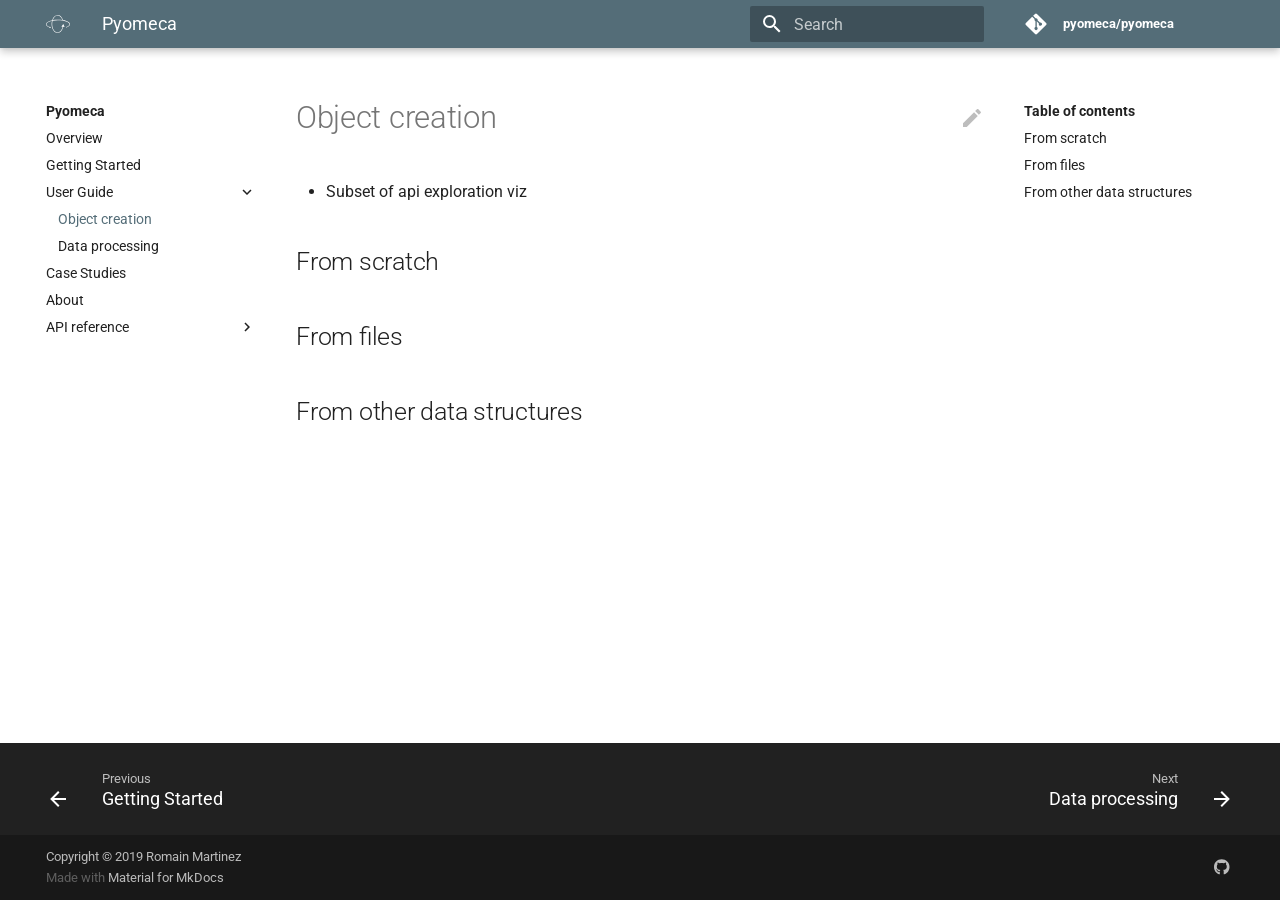
<file: object-creation/index.html>
<!DOCTYPE html>

<html class="no-js" lang="en">
<head>
<meta charset="utf-8"/>
<meta content="width=device-width,initial-scale=1" name="viewport"/>
<meta content="An Open-Source Framework for Biomechanical Analysis" name="description"/>
<link href="https://romainmartinez.github.io/pyomeca/object-creation/" rel="canonical"/>
<meta content="Romain Martinez" name="author"/>
<link href="../images/favicon.ico" rel="shortcut icon"/>
<meta content="mkdocs-1.1, mkdocs-material-5.1.0" name="generator"/>
<title>Object creation - Pyomeca</title>
<link href="../assets/stylesheets/main.89dc9fe3.min.css" rel="stylesheet"/>
<link href="../assets/stylesheets/palette.ecd4686e.min.css" rel="stylesheet"/>
<meta content="#546e7a" name="theme-color"/>
<link crossorigin="" href="https://fonts.gstatic.com" rel="preconnect"/>
<link href="https://fonts.googleapis.com/css?family=Roboto:300,400,400i,700%7CRoboto+Mono&amp;display=fallback" rel="stylesheet"/>
<style>body,input{font-family:"Roboto",-apple-system,BlinkMacSystemFont,Helvetica,Arial,sans-serif}code,kbd,pre{font-family:"Roboto Mono",SFMono-Regular,Consolas,Menlo,monospace}</style>
<link href="../custom.css" rel="stylesheet"/>
</head>
<body data-md-color-accent="teal" data-md-color-primary="blue-grey" dir="ltr">
<input autocomplete="off" class="md-toggle" data-md-toggle="drawer" id="__drawer" type="checkbox"/>
<input autocomplete="off" class="md-toggle" data-md-toggle="search" id="__search" type="checkbox"/>
<label class="md-overlay" for="__drawer"></label>
<div data-md-component="skip">
<a class="md-skip" href="#from-scratch">
          Skip to content
        </a>
</div>
<div data-md-component="announce">
</div>
<header class="md-header" data-md-component="header">
<nav aria-label="Header" class="md-header-nav md-grid">
<a aria-label="Pyomeca" class="md-header-nav__button md-logo" href="https://romainmartinez.github.io/pyomeca/" title="Pyomeca">
<img alt="logo" src="../images/logo.svg"/>
</a>
<label class="md-header-nav__button md-icon" for="__drawer">
<svg viewbox="0 0 24 24" xmlns="http://www.w3.org/2000/svg"><path d="M3,6H21V8H3V6M3,11H21V13H3V11M3,16H21V18H3V16Z"></path></svg>
</label>
<div class="md-header-nav__title" data-md-component="header-title">
<div class="md-header-nav__ellipsis">
<span class="md-header-nav__topic md-ellipsis">
            Pyomeca
          </span>
<span class="md-header-nav__topic md-ellipsis">
            
              Object creation
            
          </span>
</div>
</div>
<label class="md-header-nav__button md-icon" for="__search">
<svg viewbox="0 0 24 24" xmlns="http://www.w3.org/2000/svg"><path d="M9.5,3A6.5,6.5 0 0,1 16,9.5C16,11.11 15.41,12.59 14.44,13.73L14.71,14H15.5L20.5,19L19,20.5L14,15.5V14.71L13.73,14.44C12.59,15.41 11.11,16 9.5,16A6.5,6.5 0 0,1 3,9.5A6.5,6.5 0 0,1 9.5,3M9.5,5C7,5 5,7 5,9.5C5,12 7,14 9.5,14C12,14 14,12 14,9.5C14,7 12,5 9.5,5Z"></path></svg>
</label>
<div class="md-search" data-md-component="search" role="dialog">
<label class="md-search__overlay" for="__search"></label>
<div class="md-search__inner" role="search">
<form class="md-search__form" name="search">
<input aria-label="Search" autocapitalize="off" autocomplete="off" autocorrect="off" class="md-search__input" data-md-component="search-query" data-md-state="active" name="query" placeholder="Search" spellcheck="false" type="text"/>
<label class="md-search__icon md-icon" for="__search">
<svg viewbox="0 0 24 24" xmlns="http://www.w3.org/2000/svg"><path d="M9.5,3A6.5,6.5 0 0,1 16,9.5C16,11.11 15.41,12.59 14.44,13.73L14.71,14H15.5L20.5,19L19,20.5L14,15.5V14.71L13.73,14.44C12.59,15.41 11.11,16 9.5,16A6.5,6.5 0 0,1 3,9.5A6.5,6.5 0 0,1 9.5,3M9.5,5C7,5 5,7 5,9.5C5,12 7,14 9.5,14C12,14 14,12 14,9.5C14,7 12,5 9.5,5Z"></path></svg>
<svg viewbox="0 0 24 24" xmlns="http://www.w3.org/2000/svg"><path d="M20,11V13H8L13.5,18.5L12.08,19.92L4.16,12L12.08,4.08L13.5,5.5L8,11H20Z"></path></svg>
</label>
<button aria-label="Clear" class="md-search__icon md-icon" data-md-component="search-reset" tabindex="-1" type="reset">
<svg viewbox="0 0 24 24" xmlns="http://www.w3.org/2000/svg"><path d="M19,6.41L17.59,5L12,10.59L6.41,5L5,6.41L10.59,12L5,17.59L6.41,19L12,13.41L17.59,19L19,17.59L13.41,12L19,6.41Z"></path></svg>
</button>
</form>
<div class="md-search__output">
<div class="md-search__scrollwrap" data-md-scrollfix="">
<div class="md-search-result" data-md-component="search-result">
<div class="md-search-result__meta">
            Type to start searching
          </div>
<ol class="md-search-result__list"></ol>
</div>
</div>
</div>
</div>
</div>
<div class="md-header-nav__source">
<a class="md-source" href="https://github.com/pyomeca/pyomeca/" title="Go to repository">
<div class="md-source__icon md-icon">
<svg viewbox="0 0 448 512" xmlns="http://www.w3.org/2000/svg"><path d="M439.55 236.05L244 40.45a28.87 28.87 0 0 0-40.81 0l-40.66 40.63 51.52 51.52c27.06-9.14 52.68 16.77 43.39 43.68l49.66 49.66c34.23-11.8 61.18 31 35.47 56.69-26.49 26.49-70.21-2.87-56-37.34L240.22 199v121.85c25.3 12.54 22.26 41.85 9.08 55a34.34 34.34 0 0 1-48.55 0c-17.57-17.6-11.07-46.91 11.25-56v-123c-20.8-8.51-24.6-30.74-18.64-45L142.57 101 8.45 235.14a28.86 28.86 0 0 0 0 40.81l195.61 195.6a28.86 28.86 0 0 0 40.8 0l194.69-194.69a28.86 28.86 0 0 0 0-40.81z"></path></svg>
</div>
<div class="md-source__repository">
    pyomeca/pyomeca
  </div>
</a>
</div>
</nav>
</header>
<div class="md-container" data-md-component="container">
<main class="md-main" data-md-component="main">
<div class="md-main__inner md-grid">
<div class="md-sidebar md-sidebar--primary" data-md-component="navigation">
<div class="md-sidebar__scrollwrap">
<div class="md-sidebar__inner">
<nav aria-label="Navigation" class="md-nav md-nav--primary" data-md-level="0">
<label class="md-nav__title" for="__drawer">
<a aria-label="Pyomeca" class="md-nav__button md-logo" href="https://romainmartinez.github.io/pyomeca/" title="Pyomeca">
<img alt="logo" src="../images/logo.svg"/>
</a>
    Pyomeca
  </label>
<div class="md-nav__source">
<a class="md-source" href="https://github.com/pyomeca/pyomeca/" title="Go to repository">
<div class="md-source__icon md-icon">
<svg viewbox="0 0 448 512" xmlns="http://www.w3.org/2000/svg"><path d="M439.55 236.05L244 40.45a28.87 28.87 0 0 0-40.81 0l-40.66 40.63 51.52 51.52c27.06-9.14 52.68 16.77 43.39 43.68l49.66 49.66c34.23-11.8 61.18 31 35.47 56.69-26.49 26.49-70.21-2.87-56-37.34L240.22 199v121.85c25.3 12.54 22.26 41.85 9.08 55a34.34 34.34 0 0 1-48.55 0c-17.57-17.6-11.07-46.91 11.25-56v-123c-20.8-8.51-24.6-30.74-18.64-45L142.57 101 8.45 235.14a28.86 28.86 0 0 0 0 40.81l195.61 195.6a28.86 28.86 0 0 0 40.8 0l194.69-194.69a28.86 28.86 0 0 0 0-40.81z"></path></svg>
</div>
<div class="md-source__repository">
    pyomeca/pyomeca
  </div>
</a>
</div>
<ul class="md-nav__list" data-md-scrollfix="">
<li class="md-nav__item">
<a class="md-nav__link" href="../overview/" title="Overview">
      Overview
    </a>
</li>
<li class="md-nav__item">
<a class="md-nav__link" href="../getting-started/" title="Getting Started">
      Getting Started
    </a>
</li>
<li class="md-nav__item md-nav__item--active md-nav__item--nested">
<input checked="" class="md-nav__toggle md-toggle" data-md-toggle="nav-3" id="nav-3" type="checkbox"/>
<label class="md-nav__link" for="nav-3">
      User Guide
      <span class="md-nav__icon md-icon">
<svg viewbox="0 0 24 24" xmlns="http://www.w3.org/2000/svg"><path d="M8.59,16.58L13.17,12L8.59,7.41L10,6L16,12L10,18L8.59,16.58Z"></path></svg>
</span>
</label>
<nav aria-label="User Guide" class="md-nav" data-md-level="1">
<label class="md-nav__title" for="nav-3">
<span class="md-nav__icon md-icon">
<svg viewbox="0 0 24 24" xmlns="http://www.w3.org/2000/svg"><path d="M20,11V13H8L13.5,18.5L12.08,19.92L4.16,12L12.08,4.08L13.5,5.5L8,11H20Z"></path></svg>
</span>
        User Guide
      </label>
<ul class="md-nav__list" data-md-scrollfix="">
<li class="md-nav__item md-nav__item--active">
<input class="md-nav__toggle md-toggle" data-md-toggle="toc" id="__toc" type="checkbox"/>
<label class="md-nav__link md-nav__link--active" for="__toc">
        Object creation
        <span class="md-nav__icon md-icon">
<svg viewbox="0 0 24 24" xmlns="http://www.w3.org/2000/svg"><path d="M3,9H17V7H3V9M3,13H17V11H3V13M3,17H17V15H3V17M19,17H21V15H19V17M19,7V9H21V7H19M19,13H21V11H19V13Z"></path></svg>
</span>
</label>
<a class="md-nav__link md-nav__link--active" href="./" title="Object creation">
      Object creation
    </a>
<nav aria-label="Table of contents" class="md-nav md-nav--secondary">
<label class="md-nav__title" for="__toc">
<span class="md-nav__icon md-icon">
<svg viewbox="0 0 24 24" xmlns="http://www.w3.org/2000/svg"><path d="M20,11V13H8L13.5,18.5L12.08,19.92L4.16,12L12.08,4.08L13.5,5.5L8,11H20Z"></path></svg>
</span>
      Table of contents
    </label>
<ul class="md-nav__list" data-md-scrollfix="">
<li class="md-nav__item">
<a class="md-nav__link" href="#from-scratch">
    From scratch
  </a>
</li>
<li class="md-nav__item">
<a class="md-nav__link" href="#from-files">
    From files
  </a>
</li>
<li class="md-nav__item">
<a class="md-nav__link" href="#from-other-data-structures">
    From other data structures
  </a>
</li>
</ul>
</nav>
</li>
<li class="md-nav__item">
<a class="md-nav__link" href="../data-processing/" title="Data processing">
      Data processing
    </a>
</li>
</ul>
</nav>
</li>
<li class="md-nav__item">
<a class="md-nav__link" href="../case-studies/" title="Case Studies">
      Case Studies
    </a>
</li>
<li class="md-nav__item">
<a class="md-nav__link" href="../about/" title="About">
      About
    </a>
</li>
<li class="md-nav__item md-nav__item--nested">
<input class="md-nav__toggle md-toggle" data-md-toggle="nav-6" id="nav-6" type="checkbox"/>
<label class="md-nav__link" for="nav-6">
      API reference
      <span class="md-nav__icon md-icon">
<svg viewbox="0 0 24 24" xmlns="http://www.w3.org/2000/svg"><path d="M8.59,16.58L13.17,12L8.59,7.41L10,6L16,12L10,18L8.59,16.58Z"></path></svg>
</span>
</label>
<nav aria-label="API reference" class="md-nav" data-md-level="1">
<label class="md-nav__title" for="nav-6">
<span class="md-nav__icon md-icon">
<svg viewbox="0 0 24 24" xmlns="http://www.w3.org/2000/svg"><path d="M20,11V13H8L13.5,18.5L12.08,19.92L4.16,12L12.08,4.08L13.5,5.5L8,11H20Z"></path></svg>
</span>
        API reference
      </label>
<ul class="md-nav__list" data-md-scrollfix="">
<li class="md-nav__item">
<a class="md-nav__link" href="../api/analogs/" title="Analogs">
      Analogs
    </a>
</li>
<li class="md-nav__item">
<a class="md-nav__link" href="../api/angles/" title="Angles">
      Angles
    </a>
</li>
<li class="md-nav__item">
<a class="md-nav__link" href="../api/markers/" title="Markers">
      Markers
    </a>
</li>
<li class="md-nav__item">
<a class="md-nav__link" href="../api/dataarray_accessor/" title="Dataarray_accessor">
      Dataarray_accessor
    </a>
</li>
<li class="md-nav__item">
<a class="md-nav__link" href="../api/rototrans/" title="Rototrans">
      Rototrans
    </a>
</li>
</ul>
</nav>
</li>
</ul>
</nav>
</div>
</div>
</div>
<div class="md-sidebar md-sidebar--secondary" data-md-component="toc">
<div class="md-sidebar__scrollwrap">
<div class="md-sidebar__inner">
<nav aria-label="Table of contents" class="md-nav md-nav--secondary">
<label class="md-nav__title" for="__toc">
<span class="md-nav__icon md-icon">
<svg viewbox="0 0 24 24" xmlns="http://www.w3.org/2000/svg"><path d="M20,11V13H8L13.5,18.5L12.08,19.92L4.16,12L12.08,4.08L13.5,5.5L8,11H20Z"></path></svg>
</span>
      Table of contents
    </label>
<ul class="md-nav__list" data-md-scrollfix="">
<li class="md-nav__item">
<a class="md-nav__link" href="#from-scratch">
    From scratch
  </a>
</li>
<li class="md-nav__item">
<a class="md-nav__link" href="#from-files">
    From files
  </a>
</li>
<li class="md-nav__item">
<a class="md-nav__link" href="#from-other-data-structures">
    From other data structures
  </a>
</li>
</ul>
</nav>
</div>
</div>
</div>
<div class="md-content">
<article class="md-content__inner md-typeset">
<a class="md-content__button md-icon" href="https://github.com/pyomeca/pyomeca/edit/master/docs/object-creation.md" title="Edit this page">
<svg viewbox="0 0 24 24" xmlns="http://www.w3.org/2000/svg"><path d="M20.71,7.04C21.1,6.65 21.1,6 20.71,5.63L18.37,3.29C18,2.9 17.35,2.9 16.96,3.29L15.12,5.12L18.87,8.87M3,17.25V21H6.75L17.81,9.93L14.06,6.18L3,17.25Z"></path></svg>
</a>
<h1>Object creation</h1>
<ul>
<li>Subset of api exploration viz</li>
</ul>
<h2 id="from-scratch">From scratch</h2>
<h2 id="from-files">From files</h2>
<h2 id="from-other-data-structures">From other data structures</h2>
</article>
</div>
</div>
</main>
<footer class="md-footer">
<div class="md-footer-nav">
<nav aria-label="Footer" class="md-footer-nav__inner md-grid">
<a class="md-footer-nav__link md-footer-nav__link--prev" href="../getting-started/" rel="prev" title="Getting Started">
<div class="md-footer-nav__button md-icon">
<svg viewbox="0 0 24 24" xmlns="http://www.w3.org/2000/svg"><path d="M20,11V13H8L13.5,18.5L12.08,19.92L4.16,12L12.08,4.08L13.5,5.5L8,11H20Z"></path></svg>
</div>
<div class="md-footer-nav__title">
<div class="md-ellipsis">
<span class="md-footer-nav__direction">
                  Previous
                </span>
                Getting Started
              </div>
</div>
</a>
<a class="md-footer-nav__link md-footer-nav__link--next" href="../data-processing/" rel="next" title="Data processing">
<div class="md-footer-nav__title">
<div class="md-ellipsis">
<span class="md-footer-nav__direction">
                  Next
                </span>
                Data processing
              </div>
</div>
<div class="md-footer-nav__button md-icon">
<svg viewbox="0 0 24 24" xmlns="http://www.w3.org/2000/svg"><path d="M4,11V13H16L10.5,18.5L11.92,19.92L19.84,12L11.92,4.08L10.5,5.5L16,11H4Z"></path></svg>
</div>
</a>
</nav>
</div>
<div class="md-footer-meta md-typeset">
<div class="md-footer-meta__inner md-grid">
<div class="md-footer-copyright">
<div class="md-footer-copyright__highlight">
            Copyright © 2019 Romain Martinez
          </div>
        
        Made with
        <a href="https://squidfunk.github.io/mkdocs-material/" rel="noopener" target="_blank">
          Material for MkDocs
        </a>
</div>
<div class="md-footer-social">
<a class="md-footer-social__link" href="https://github.com/romainmartinez" rel="noopener" target="_blank" title="github.com">
<svg viewbox="0 0 496 512" xmlns="http://www.w3.org/2000/svg"><path d="M165.9 397.4c0 2-2.3 3.6-5.2 3.6-3.3.3-5.6-1.3-5.6-3.6 0-2 2.3-3.6 5.2-3.6 3-.3 5.6 1.3 5.6 3.6zm-31.1-4.5c-.7 2 1.3 4.3 4.3 4.9 2.6 1 5.6 0 6.2-2s-1.3-4.3-4.3-5.2c-2.6-.7-5.5.3-6.2 2.3zm44.2-1.7c-2.9.7-4.9 2.6-4.6 4.9.3 2 2.9 3.3 5.9 2.6 2.9-.7 4.9-2.6 4.6-4.6-.3-1.9-3-3.2-5.9-2.9zM244.8 8C106.1 8 0 113.3 0 252c0 110.9 69.8 205.8 169.5 239.2 12.8 2.3 17.3-5.6 17.3-12.1 0-6.2-.3-40.4-.3-61.4 0 0-70 15-84.7-29.8 0 0-11.4-29.1-27.8-36.6 0 0-22.9-15.7 1.6-15.4 0 0 24.9 2 38.6 25.8 21.9 38.6 58.6 27.5 72.9 20.9 2.3-16 8.8-27.1 16-33.7-55.9-6.2-112.3-14.3-112.3-110.5 0-27.5 7.6-41.3 23.6-58.9-2.6-6.5-11.1-33.3 2.6-67.9 20.9-6.5 69 27 69 27 20-5.6 41.5-8.5 62.8-8.5s42.8 2.9 62.8 8.5c0 0 48.1-33.6 69-27 13.7 34.7 5.2 61.4 2.6 67.9 16 17.7 25.8 31.5 25.8 58.9 0 96.5-58.9 104.2-114.8 110.5 9.2 7.9 17 22.9 17 46.4 0 33.7-.3 75.4-.3 83.6 0 6.5 4.6 14.4 17.3 12.1C428.2 457.8 496 362.9 496 252 496 113.3 383.5 8 244.8 8zM97.2 352.9c-1.3 1-1 3.3.7 5.2 1.6 1.6 3.9 2.3 5.2 1 1.3-1 1-3.3-.7-5.2-1.6-1.6-3.9-2.3-5.2-1zm-10.8-8.1c-.7 1.3.3 2.9 2.3 3.9 1.6 1 3.6.7 4.3-.7.7-1.3-.3-2.9-2.3-3.9-2-.6-3.6-.3-4.3.7zm32.4 35.6c-1.6 1.3-1 4.3 1.3 6.2 2.3 2.3 5.2 2.6 6.5 1 1.3-1.3.7-4.3-1.3-6.2-2.2-2.3-5.2-2.6-6.5-1zm-11.4-14.7c-1.6 1-1.6 3.6 0 5.9 1.6 2.3 4.3 3.3 5.6 2.3 1.6-1.3 1.6-3.9 0-6.2-1.4-2.3-4-3.3-5.6-2z"></path></svg>
</a>
</div>
</div>
</div>
</footer>
</div>
<script src="../assets/javascripts/vendor.36cbf620.min.js"></script>
<script src="../assets/javascripts/bundle.00c583dd.min.js"></script><script id="__lang" type="application/json">{"clipboard.copy": "Copy to clipboard", "clipboard.copied": "Copied to clipboard", "search.config.lang": "en", "search.config.pipeline": "trimmer, stopWordFilter", "search.config.separator": "[\\s\\-]+", "search.result.placeholder": "Type to start searching", "search.result.none": "No matching documents", "search.result.one": "1 matching document", "search.result.other": "# matching documents"}</script>
<script>
        app = initialize({
          base: "..",
          features: [],
          search: Object.assign({
            worker: "../assets/javascripts/worker/search.7f7c8775.min.js"
          }, typeof search !== "undefined" && search)
        })
      </script>
</body>
</html>
</file>
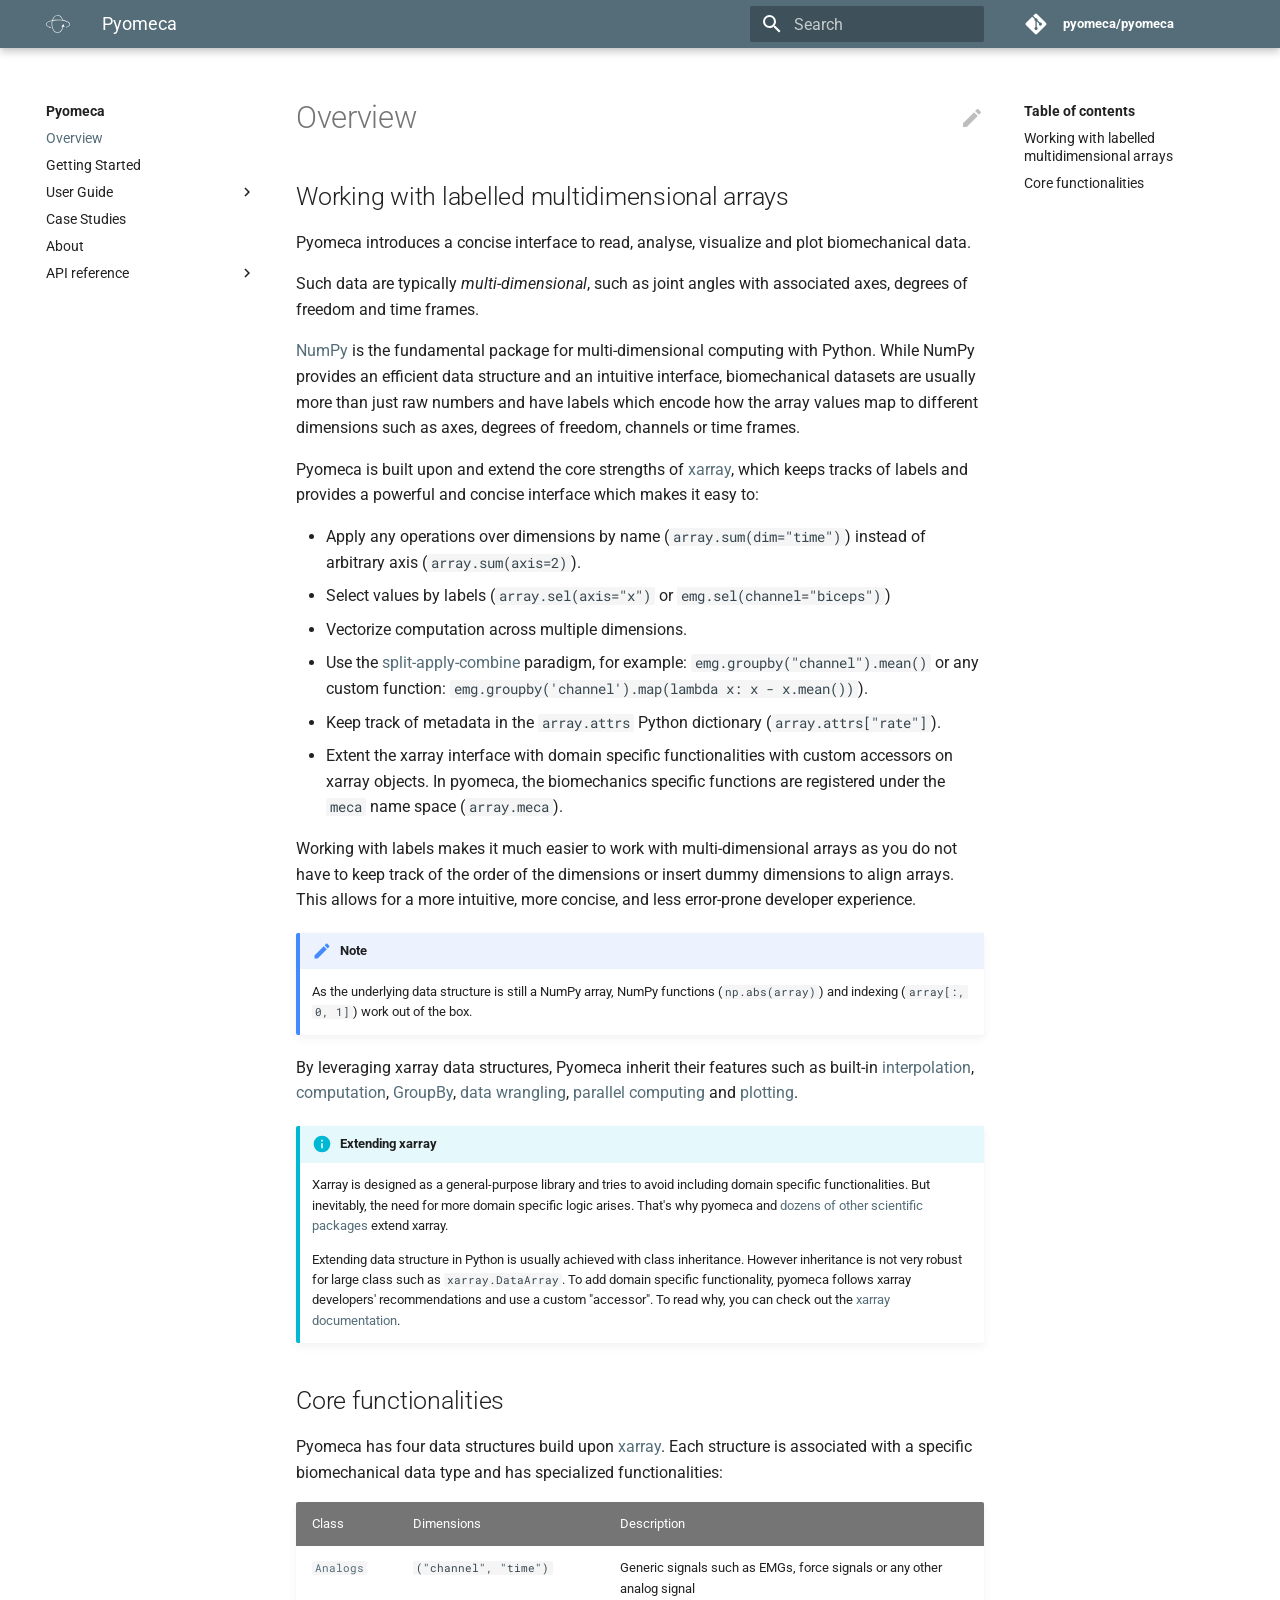
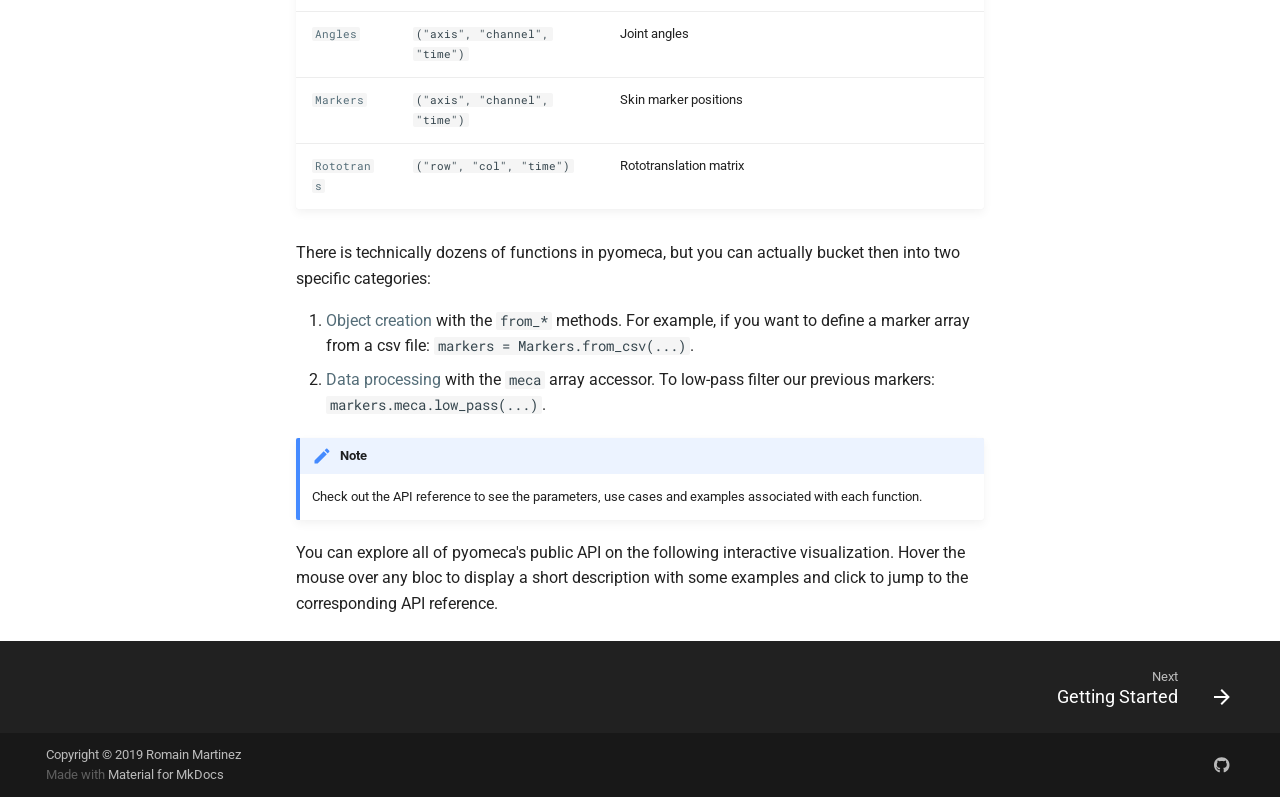
<file: overview/index.html>
<!DOCTYPE html>

<html class="no-js" lang="en">
<head>
<meta charset="utf-8"/>
<meta content="width=device-width,initial-scale=1" name="viewport"/>
<meta content="An Open-Source Framework for Biomechanical Analysis" name="description"/>
<link href="https://romainmartinez.github.io/pyomeca/overview/" rel="canonical"/>
<meta content="Romain Martinez" name="author"/>
<link href="../images/favicon.ico" rel="shortcut icon"/>
<meta content="mkdocs-1.1, mkdocs-material-5.1.0" name="generator"/>
<title>Overview - Pyomeca</title>
<link href="../assets/stylesheets/main.89dc9fe3.min.css" rel="stylesheet"/>
<link href="../assets/stylesheets/palette.ecd4686e.min.css" rel="stylesheet"/>
<meta content="#546e7a" name="theme-color"/>
<link crossorigin="" href="https://fonts.gstatic.com" rel="preconnect"/>
<link href="https://fonts.googleapis.com/css?family=Roboto:300,400,400i,700%7CRoboto+Mono&amp;display=fallback" rel="stylesheet"/>
<style>body,input{font-family:"Roboto",-apple-system,BlinkMacSystemFont,Helvetica,Arial,sans-serif}code,kbd,pre{font-family:"Roboto Mono",SFMono-Regular,Consolas,Menlo,monospace}</style>
<link href="../custom.css" rel="stylesheet"/>
</head>
<body data-md-color-accent="teal" data-md-color-primary="blue-grey" dir="ltr">
<input autocomplete="off" class="md-toggle" data-md-toggle="drawer" id="__drawer" type="checkbox"/>
<input autocomplete="off" class="md-toggle" data-md-toggle="search" id="__search" type="checkbox"/>
<label class="md-overlay" for="__drawer"></label>
<div data-md-component="skip">
<a class="md-skip" href="#working-with-labelled-multidimensional-arrays">
          Skip to content
        </a>
</div>
<div data-md-component="announce">
</div>
<header class="md-header" data-md-component="header">
<nav aria-label="Header" class="md-header-nav md-grid">
<a aria-label="Pyomeca" class="md-header-nav__button md-logo" href="https://romainmartinez.github.io/pyomeca/" title="Pyomeca">
<img alt="logo" src="../images/logo.svg"/>
</a>
<label class="md-header-nav__button md-icon" for="__drawer">
<svg viewbox="0 0 24 24" xmlns="http://www.w3.org/2000/svg"><path d="M3,6H21V8H3V6M3,11H21V13H3V11M3,16H21V18H3V16Z"></path></svg>
</label>
<div class="md-header-nav__title" data-md-component="header-title">
<div class="md-header-nav__ellipsis">
<span class="md-header-nav__topic md-ellipsis">
            Pyomeca
          </span>
<span class="md-header-nav__topic md-ellipsis">
            
              Overview
            
          </span>
</div>
</div>
<label class="md-header-nav__button md-icon" for="__search">
<svg viewbox="0 0 24 24" xmlns="http://www.w3.org/2000/svg"><path d="M9.5,3A6.5,6.5 0 0,1 16,9.5C16,11.11 15.41,12.59 14.44,13.73L14.71,14H15.5L20.5,19L19,20.5L14,15.5V14.71L13.73,14.44C12.59,15.41 11.11,16 9.5,16A6.5,6.5 0 0,1 3,9.5A6.5,6.5 0 0,1 9.5,3M9.5,5C7,5 5,7 5,9.5C5,12 7,14 9.5,14C12,14 14,12 14,9.5C14,7 12,5 9.5,5Z"></path></svg>
</label>
<div class="md-search" data-md-component="search" role="dialog">
<label class="md-search__overlay" for="__search"></label>
<div class="md-search__inner" role="search">
<form class="md-search__form" name="search">
<input aria-label="Search" autocapitalize="off" autocomplete="off" autocorrect="off" class="md-search__input" data-md-component="search-query" data-md-state="active" name="query" placeholder="Search" spellcheck="false" type="text"/>
<label class="md-search__icon md-icon" for="__search">
<svg viewbox="0 0 24 24" xmlns="http://www.w3.org/2000/svg"><path d="M9.5,3A6.5,6.5 0 0,1 16,9.5C16,11.11 15.41,12.59 14.44,13.73L14.71,14H15.5L20.5,19L19,20.5L14,15.5V14.71L13.73,14.44C12.59,15.41 11.11,16 9.5,16A6.5,6.5 0 0,1 3,9.5A6.5,6.5 0 0,1 9.5,3M9.5,5C7,5 5,7 5,9.5C5,12 7,14 9.5,14C12,14 14,12 14,9.5C14,7 12,5 9.5,5Z"></path></svg>
<svg viewbox="0 0 24 24" xmlns="http://www.w3.org/2000/svg"><path d="M20,11V13H8L13.5,18.5L12.08,19.92L4.16,12L12.08,4.08L13.5,5.5L8,11H20Z"></path></svg>
</label>
<button aria-label="Clear" class="md-search__icon md-icon" data-md-component="search-reset" tabindex="-1" type="reset">
<svg viewbox="0 0 24 24" xmlns="http://www.w3.org/2000/svg"><path d="M19,6.41L17.59,5L12,10.59L6.41,5L5,6.41L10.59,12L5,17.59L6.41,19L12,13.41L17.59,19L19,17.59L13.41,12L19,6.41Z"></path></svg>
</button>
</form>
<div class="md-search__output">
<div class="md-search__scrollwrap" data-md-scrollfix="">
<div class="md-search-result" data-md-component="search-result">
<div class="md-search-result__meta">
            Type to start searching
          </div>
<ol class="md-search-result__list"></ol>
</div>
</div>
</div>
</div>
</div>
<div class="md-header-nav__source">
<a class="md-source" href="https://github.com/pyomeca/pyomeca/" title="Go to repository">
<div class="md-source__icon md-icon">
<svg viewbox="0 0 448 512" xmlns="http://www.w3.org/2000/svg"><path d="M439.55 236.05L244 40.45a28.87 28.87 0 0 0-40.81 0l-40.66 40.63 51.52 51.52c27.06-9.14 52.68 16.77 43.39 43.68l49.66 49.66c34.23-11.8 61.18 31 35.47 56.69-26.49 26.49-70.21-2.87-56-37.34L240.22 199v121.85c25.3 12.54 22.26 41.85 9.08 55a34.34 34.34 0 0 1-48.55 0c-17.57-17.6-11.07-46.91 11.25-56v-123c-20.8-8.51-24.6-30.74-18.64-45L142.57 101 8.45 235.14a28.86 28.86 0 0 0 0 40.81l195.61 195.6a28.86 28.86 0 0 0 40.8 0l194.69-194.69a28.86 28.86 0 0 0 0-40.81z"></path></svg>
</div>
<div class="md-source__repository">
    pyomeca/pyomeca
  </div>
</a>
</div>
</nav>
</header>
<div class="md-container" data-md-component="container">
<main class="md-main" data-md-component="main">
<div class="md-main__inner md-grid">
<div class="md-sidebar md-sidebar--primary" data-md-component="navigation">
<div class="md-sidebar__scrollwrap">
<div class="md-sidebar__inner">
<nav aria-label="Navigation" class="md-nav md-nav--primary" data-md-level="0">
<label class="md-nav__title" for="__drawer">
<a aria-label="Pyomeca" class="md-nav__button md-logo" href="https://romainmartinez.github.io/pyomeca/" title="Pyomeca">
<img alt="logo" src="../images/logo.svg"/>
</a>
    Pyomeca
  </label>
<div class="md-nav__source">
<a class="md-source" href="https://github.com/pyomeca/pyomeca/" title="Go to repository">
<div class="md-source__icon md-icon">
<svg viewbox="0 0 448 512" xmlns="http://www.w3.org/2000/svg"><path d="M439.55 236.05L244 40.45a28.87 28.87 0 0 0-40.81 0l-40.66 40.63 51.52 51.52c27.06-9.14 52.68 16.77 43.39 43.68l49.66 49.66c34.23-11.8 61.18 31 35.47 56.69-26.49 26.49-70.21-2.87-56-37.34L240.22 199v121.85c25.3 12.54 22.26 41.85 9.08 55a34.34 34.34 0 0 1-48.55 0c-17.57-17.6-11.07-46.91 11.25-56v-123c-20.8-8.51-24.6-30.74-18.64-45L142.57 101 8.45 235.14a28.86 28.86 0 0 0 0 40.81l195.61 195.6a28.86 28.86 0 0 0 40.8 0l194.69-194.69a28.86 28.86 0 0 0 0-40.81z"></path></svg>
</div>
<div class="md-source__repository">
    pyomeca/pyomeca
  </div>
</a>
</div>
<ul class="md-nav__list" data-md-scrollfix="">
<li class="md-nav__item md-nav__item--active">
<input class="md-nav__toggle md-toggle" data-md-toggle="toc" id="__toc" type="checkbox"/>
<label class="md-nav__link md-nav__link--active" for="__toc">
        Overview
        <span class="md-nav__icon md-icon">
<svg viewbox="0 0 24 24" xmlns="http://www.w3.org/2000/svg"><path d="M3,9H17V7H3V9M3,13H17V11H3V13M3,17H17V15H3V17M19,17H21V15H19V17M19,7V9H21V7H19M19,13H21V11H19V13Z"></path></svg>
</span>
</label>
<a class="md-nav__link md-nav__link--active" href="./" title="Overview">
      Overview
    </a>
<nav aria-label="Table of contents" class="md-nav md-nav--secondary">
<label class="md-nav__title" for="__toc">
<span class="md-nav__icon md-icon">
<svg viewbox="0 0 24 24" xmlns="http://www.w3.org/2000/svg"><path d="M20,11V13H8L13.5,18.5L12.08,19.92L4.16,12L12.08,4.08L13.5,5.5L8,11H20Z"></path></svg>
</span>
      Table of contents
    </label>
<ul class="md-nav__list" data-md-scrollfix="">
<li class="md-nav__item">
<a class="md-nav__link" href="#working-with-labelled-multidimensional-arrays">
    Working with labelled multidimensional arrays
  </a>
</li>
<li class="md-nav__item">
<a class="md-nav__link" href="#core-functionalities">
    Core functionalities
  </a>
</li>
</ul>
</nav>
</li>
<li class="md-nav__item">
<a class="md-nav__link" href="../getting-started/" title="Getting Started">
      Getting Started
    </a>
</li>
<li class="md-nav__item md-nav__item--nested">
<input class="md-nav__toggle md-toggle" data-md-toggle="nav-3" id="nav-3" type="checkbox"/>
<label class="md-nav__link" for="nav-3">
      User Guide
      <span class="md-nav__icon md-icon">
<svg viewbox="0 0 24 24" xmlns="http://www.w3.org/2000/svg"><path d="M8.59,16.58L13.17,12L8.59,7.41L10,6L16,12L10,18L8.59,16.58Z"></path></svg>
</span>
</label>
<nav aria-label="User Guide" class="md-nav" data-md-level="1">
<label class="md-nav__title" for="nav-3">
<span class="md-nav__icon md-icon">
<svg viewbox="0 0 24 24" xmlns="http://www.w3.org/2000/svg"><path d="M20,11V13H8L13.5,18.5L12.08,19.92L4.16,12L12.08,4.08L13.5,5.5L8,11H20Z"></path></svg>
</span>
        User Guide
      </label>
<ul class="md-nav__list" data-md-scrollfix="">
<li class="md-nav__item">
<a class="md-nav__link" href="../object-creation/" title="Object creation">
      Object creation
    </a>
</li>
<li class="md-nav__item">
<a class="md-nav__link" href="../data-processing/" title="Data processing">
      Data processing
    </a>
</li>
</ul>
</nav>
</li>
<li class="md-nav__item">
<a class="md-nav__link" href="../case-studies/" title="Case Studies">
      Case Studies
    </a>
</li>
<li class="md-nav__item">
<a class="md-nav__link" href="../about/" title="About">
      About
    </a>
</li>
<li class="md-nav__item md-nav__item--nested">
<input class="md-nav__toggle md-toggle" data-md-toggle="nav-6" id="nav-6" type="checkbox"/>
<label class="md-nav__link" for="nav-6">
      API reference
      <span class="md-nav__icon md-icon">
<svg viewbox="0 0 24 24" xmlns="http://www.w3.org/2000/svg"><path d="M8.59,16.58L13.17,12L8.59,7.41L10,6L16,12L10,18L8.59,16.58Z"></path></svg>
</span>
</label>
<nav aria-label="API reference" class="md-nav" data-md-level="1">
<label class="md-nav__title" for="nav-6">
<span class="md-nav__icon md-icon">
<svg viewbox="0 0 24 24" xmlns="http://www.w3.org/2000/svg"><path d="M20,11V13H8L13.5,18.5L12.08,19.92L4.16,12L12.08,4.08L13.5,5.5L8,11H20Z"></path></svg>
</span>
        API reference
      </label>
<ul class="md-nav__list" data-md-scrollfix="">
<li class="md-nav__item">
<a class="md-nav__link" href="../api/analogs/" title="Analogs">
      Analogs
    </a>
</li>
<li class="md-nav__item">
<a class="md-nav__link" href="../api/angles/" title="Angles">
      Angles
    </a>
</li>
<li class="md-nav__item">
<a class="md-nav__link" href="../api/markers/" title="Markers">
      Markers
    </a>
</li>
<li class="md-nav__item">
<a class="md-nav__link" href="../api/dataarray_accessor/" title="Dataarray_accessor">
      Dataarray_accessor
    </a>
</li>
<li class="md-nav__item">
<a class="md-nav__link" href="../api/rototrans/" title="Rototrans">
      Rototrans
    </a>
</li>
</ul>
</nav>
</li>
</ul>
</nav>
</div>
</div>
</div>
<div class="md-sidebar md-sidebar--secondary" data-md-component="toc">
<div class="md-sidebar__scrollwrap">
<div class="md-sidebar__inner">
<nav aria-label="Table of contents" class="md-nav md-nav--secondary">
<label class="md-nav__title" for="__toc">
<span class="md-nav__icon md-icon">
<svg viewbox="0 0 24 24" xmlns="http://www.w3.org/2000/svg"><path d="M20,11V13H8L13.5,18.5L12.08,19.92L4.16,12L12.08,4.08L13.5,5.5L8,11H20Z"></path></svg>
</span>
      Table of contents
    </label>
<ul class="md-nav__list" data-md-scrollfix="">
<li class="md-nav__item">
<a class="md-nav__link" href="#working-with-labelled-multidimensional-arrays">
    Working with labelled multidimensional arrays
  </a>
</li>
<li class="md-nav__item">
<a class="md-nav__link" href="#core-functionalities">
    Core functionalities
  </a>
</li>
</ul>
</nav>
</div>
</div>
</div>
<div class="md-content">
<article class="md-content__inner md-typeset">
<a class="md-content__button md-icon" href="https://github.com/pyomeca/pyomeca/edit/master/docs/overview.md" title="Edit this page">
<svg viewbox="0 0 24 24" xmlns="http://www.w3.org/2000/svg"><path d="M20.71,7.04C21.1,6.65 21.1,6 20.71,5.63L18.37,3.29C18,2.9 17.35,2.9 16.96,3.29L15.12,5.12L18.87,8.87M3,17.25V21H6.75L17.81,9.93L14.06,6.18L3,17.25Z"></path></svg>
</a>
<h1>Overview</h1>
<h2 id="working-with-labelled-multidimensional-arrays">Working with labelled multidimensional arrays</h2>
<p>Pyomeca introduces a concise interface to read, analyse, visualize and plot biomechanical data.</p>
<p>Such data are typically <em>multi-dimensional</em>, such as joint angles with associated axes, degrees of freedom and time frames.</p>
<div id="angles-matrix"></div>
<p><a href="https:numpy.org">NumPy</a> is the fundamental package for multi-dimensional computing with Python.
While NumPy provides an efficient data structure and an intuitive interface, biomechanical datasets are usually more than just raw numbers and have labels which encode how the array values map to different dimensions such as axes, degrees of freedom, channels or time frames.</p>
<p>Pyomeca is built upon and extend the core strengths of <a href="http://xarray.pydata.org/en/stable/index.html">xarray</a>, which keeps tracks of labels and provides a powerful and concise interface which makes it easy to:</p>
<ul>
<li>Apply any operations over dimensions by name (<code>array.sum(dim="time")</code>) instead of arbitrary axis (<code>array.sum(axis=2)</code>).</li>
<li>Select values by labels (<code>array.sel(axis="x")</code> or <code>emg.sel(channel="biceps")</code>)</li>
<li>Vectorize computation across multiple dimensions.</li>
<li>Use the <a href="https://vita.had.co.nz/papers/plyr.pdf">split-apply-combine</a> paradigm, for example: <code>emg.groupby("channel").mean()</code> or any custom function: <code>emg.groupby('channel').map(lambda x: x - x.mean())</code>).</li>
<li>Keep track of metadata in the <code>array.attrs</code> Python dictionary (<code>array.attrs["rate"]</code>).</li>
<li>Extent the xarray interface with domain specific functionalities with custom accessors on xarray objects. In pyomeca, the biomechanics specific functions are registered under the <code>meca</code> name space (<code>array.meca</code>).</li>
</ul>
<p>Working with labels makes it much easier to work with multi-dimensional arrays as you do not have to keep track of the order of the dimensions or insert dummy dimensions to align arrays.
This allows for a more intuitive, more concise, and less error-prone developer experience.</p>
<div class="admonition note">
<p class="admonition-title">Note</p>
<p>As the underlying data structure is still a NumPy array, NumPy functions (<code>np.abs(array)</code>) and indexing (<code>array[:, 0, 1]</code>) work out of the box.</p>
</div>
<p>By leveraging xarray data structures, Pyomeca inherit their features such as built-in <a href="http://xarray.pydata.org/en/stable/interpolation.html">interpolation</a>, <a href="http://xarray.pydata.org/en/stable/computation.html">computation</a>, <a href="http://xarray.pydata.org/en/stable/groupby.html">GroupBy</a>, <a href="http://xarray.pydata.org/en/stable/combining.html">data wrangling</a>, <a href="http://xarray.pydata.org/en/stable/dask.html">parallel computing</a> and <a href="http://xarray.pydata.org/en/stable/plotting.html">plotting</a>.</p>
<div class="admonition info">
<p class="admonition-title">Extending xarray</p>
<p>Xarray is designed as a general-purpose library and tries to avoid including domain specific functionalities.
But inevitably, the need for more domain specific logic arises.
That's why pyomeca and <a href="http://xarray.pydata.org/en/stable/related-projects.html">dozens of other scientific packages</a> extend xarray.</p>
<p>Extending data structure in Python is usually achieved with class inheritance.
However inheritance is not very robust for large class such as <code>xarray.DataArray</code>.
To add domain specific functionality, pyomeca follows xarray developers' recommendations and use a custom "accessor".
To read why, you can check out the <a href="http://xarray.pydata.org/en/stable/internals.html#extending-xarray">xarray documentation</a>.</p>
</div>
<h2 id="core-functionalities">Core functionalities</h2>
<p>Pyomeca has four data structures build upon <a href="http://xarray.pydata.org/en/stable/index.html">xarray</a>.
Each structure is associated with a specific biomechanical data type and has specialized functionalities:</p>
<table>
<thead>
<tr>
<th>Class</th>
<th>Dimensions</th>
<th>Description</th>
</tr>
</thead>
<tbody>
<tr>
<td><a href="/api/analogs/#pyomeca.analogs.Analogs"><code>Analogs</code></a></td>
<td><code>("channel", "time")</code></td>
<td>Generic signals such as EMGs, force signals or any other analog signal</td>
</tr>
<tr>
<td><a href="/api/angles/#pyomeca.angles.Angles"><code>Angles</code></a></td>
<td><code>("axis", "channel", "time")</code></td>
<td>Joint angles</td>
</tr>
<tr>
<td><a href="/api/markers/#pyomeca.markers.Markers"><code>Markers</code></a></td>
<td><code>("axis", "channel", "time")</code></td>
<td>Skin marker positions</td>
</tr>
<tr>
<td><a href="/api/rototrans/#pyomeca.rototrans.Rototrans"><code>Rototrans</code></a></td>
<td><code>("row", "col", "time")</code></td>
<td>Rototranslation matrix</td>
</tr>
</tbody>
</table>
<p>There is technically dozens of functions in pyomeca, but you can actually bucket then into two specific categories:</p>
<ol>
<li><a href="/object-creation/">Object creation</a> with the <code>from_*</code> methods. For example, if you want to define a marker array from a csv file: <code>markers = Markers.from_csv(...)</code>.</li>
<li><a href="/data-processing/">Data processing</a> with the <code>meca</code> array accessor. To low-pass filter our previous markers: <code>markers.meca.low_pass(...)</code>.</li>
</ol>
<div class="admonition note">
<p class="admonition-title">Note</p>
<p>Check out the API reference to see the parameters, use cases and examples associated with each function.</p>
</div>
<p>You can explore all of pyomeca's public API on the following interactive visualization. 
Hover the mouse over any bloc to display a short description with some examples
 and click to jump to the corresponding API reference. </p>
<div id="api-exploration">
<div class="admonition info tooltip" id="tooltip">
<p class="admonition-title" id="tooltip-title"></p>
<p id="tooltip-docstring"></p>
</div>
</div>
<script src="https://d3js.org/d3.v5.min.js"></script>
<script src="../js/charts.js"></script>
<script>
    drawMatrix("angles-matrix", [3, 2, 5], ["axes", "degrees of freedom", "time frames"], "Joint angles");
    drawApi("api-exploration");
</script>
</article>
</div>
</div>
</main>
<footer class="md-footer">
<div class="md-footer-nav">
<nav aria-label="Footer" class="md-footer-nav__inner md-grid">
<a class="md-footer-nav__link md-footer-nav__link--next" href="../getting-started/" rel="next" title="Getting Started">
<div class="md-footer-nav__title">
<div class="md-ellipsis">
<span class="md-footer-nav__direction">
                  Next
                </span>
                Getting Started
              </div>
</div>
<div class="md-footer-nav__button md-icon">
<svg viewbox="0 0 24 24" xmlns="http://www.w3.org/2000/svg"><path d="M4,11V13H16L10.5,18.5L11.92,19.92L19.84,12L11.92,4.08L10.5,5.5L16,11H4Z"></path></svg>
</div>
</a>
</nav>
</div>
<div class="md-footer-meta md-typeset">
<div class="md-footer-meta__inner md-grid">
<div class="md-footer-copyright">
<div class="md-footer-copyright__highlight">
            Copyright © 2019 Romain Martinez
          </div>
        
        Made with
        <a href="https://squidfunk.github.io/mkdocs-material/" rel="noopener" target="_blank">
          Material for MkDocs
        </a>
</div>
<div class="md-footer-social">
<a class="md-footer-social__link" href="https://github.com/romainmartinez" rel="noopener" target="_blank" title="github.com">
<svg viewbox="0 0 496 512" xmlns="http://www.w3.org/2000/svg"><path d="M165.9 397.4c0 2-2.3 3.6-5.2 3.6-3.3.3-5.6-1.3-5.6-3.6 0-2 2.3-3.6 5.2-3.6 3-.3 5.6 1.3 5.6 3.6zm-31.1-4.5c-.7 2 1.3 4.3 4.3 4.9 2.6 1 5.6 0 6.2-2s-1.3-4.3-4.3-5.2c-2.6-.7-5.5.3-6.2 2.3zm44.2-1.7c-2.9.7-4.9 2.6-4.6 4.9.3 2 2.9 3.3 5.9 2.6 2.9-.7 4.9-2.6 4.6-4.6-.3-1.9-3-3.2-5.9-2.9zM244.8 8C106.1 8 0 113.3 0 252c0 110.9 69.8 205.8 169.5 239.2 12.8 2.3 17.3-5.6 17.3-12.1 0-6.2-.3-40.4-.3-61.4 0 0-70 15-84.7-29.8 0 0-11.4-29.1-27.8-36.6 0 0-22.9-15.7 1.6-15.4 0 0 24.9 2 38.6 25.8 21.9 38.6 58.6 27.5 72.9 20.9 2.3-16 8.8-27.1 16-33.7-55.9-6.2-112.3-14.3-112.3-110.5 0-27.5 7.6-41.3 23.6-58.9-2.6-6.5-11.1-33.3 2.6-67.9 20.9-6.5 69 27 69 27 20-5.6 41.5-8.5 62.8-8.5s42.8 2.9 62.8 8.5c0 0 48.1-33.6 69-27 13.7 34.7 5.2 61.4 2.6 67.9 16 17.7 25.8 31.5 25.8 58.9 0 96.5-58.9 104.2-114.8 110.5 9.2 7.9 17 22.9 17 46.4 0 33.7-.3 75.4-.3 83.6 0 6.5 4.6 14.4 17.3 12.1C428.2 457.8 496 362.9 496 252 496 113.3 383.5 8 244.8 8zM97.2 352.9c-1.3 1-1 3.3.7 5.2 1.6 1.6 3.9 2.3 5.2 1 1.3-1 1-3.3-.7-5.2-1.6-1.6-3.9-2.3-5.2-1zm-10.8-8.1c-.7 1.3.3 2.9 2.3 3.9 1.6 1 3.6.7 4.3-.7.7-1.3-.3-2.9-2.3-3.9-2-.6-3.6-.3-4.3.7zm32.4 35.6c-1.6 1.3-1 4.3 1.3 6.2 2.3 2.3 5.2 2.6 6.5 1 1.3-1.3.7-4.3-1.3-6.2-2.2-2.3-5.2-2.6-6.5-1zm-11.4-14.7c-1.6 1-1.6 3.6 0 5.9 1.6 2.3 4.3 3.3 5.6 2.3 1.6-1.3 1.6-3.9 0-6.2-1.4-2.3-4-3.3-5.6-2z"></path></svg>
</a>
</div>
</div>
</div>
</footer>
</div>
<script src="../assets/javascripts/vendor.36cbf620.min.js"></script>
<script src="../assets/javascripts/bundle.00c583dd.min.js"></script><script id="__lang" type="application/json">{"clipboard.copy": "Copy to clipboard", "clipboard.copied": "Copied to clipboard", "search.config.lang": "en", "search.config.pipeline": "trimmer, stopWordFilter", "search.config.separator": "[\\s\\-]+", "search.result.placeholder": "Type to start searching", "search.result.none": "No matching documents", "search.result.one": "1 matching document", "search.result.other": "# matching documents"}</script>
<script>
        app = initialize({
          base: "..",
          features: [],
          search: Object.assign({
            worker: "../assets/javascripts/worker/search.7f7c8775.min.js"
          }, typeof search !== "undefined" && search)
        })
      </script>
</body>
</html>
</file>
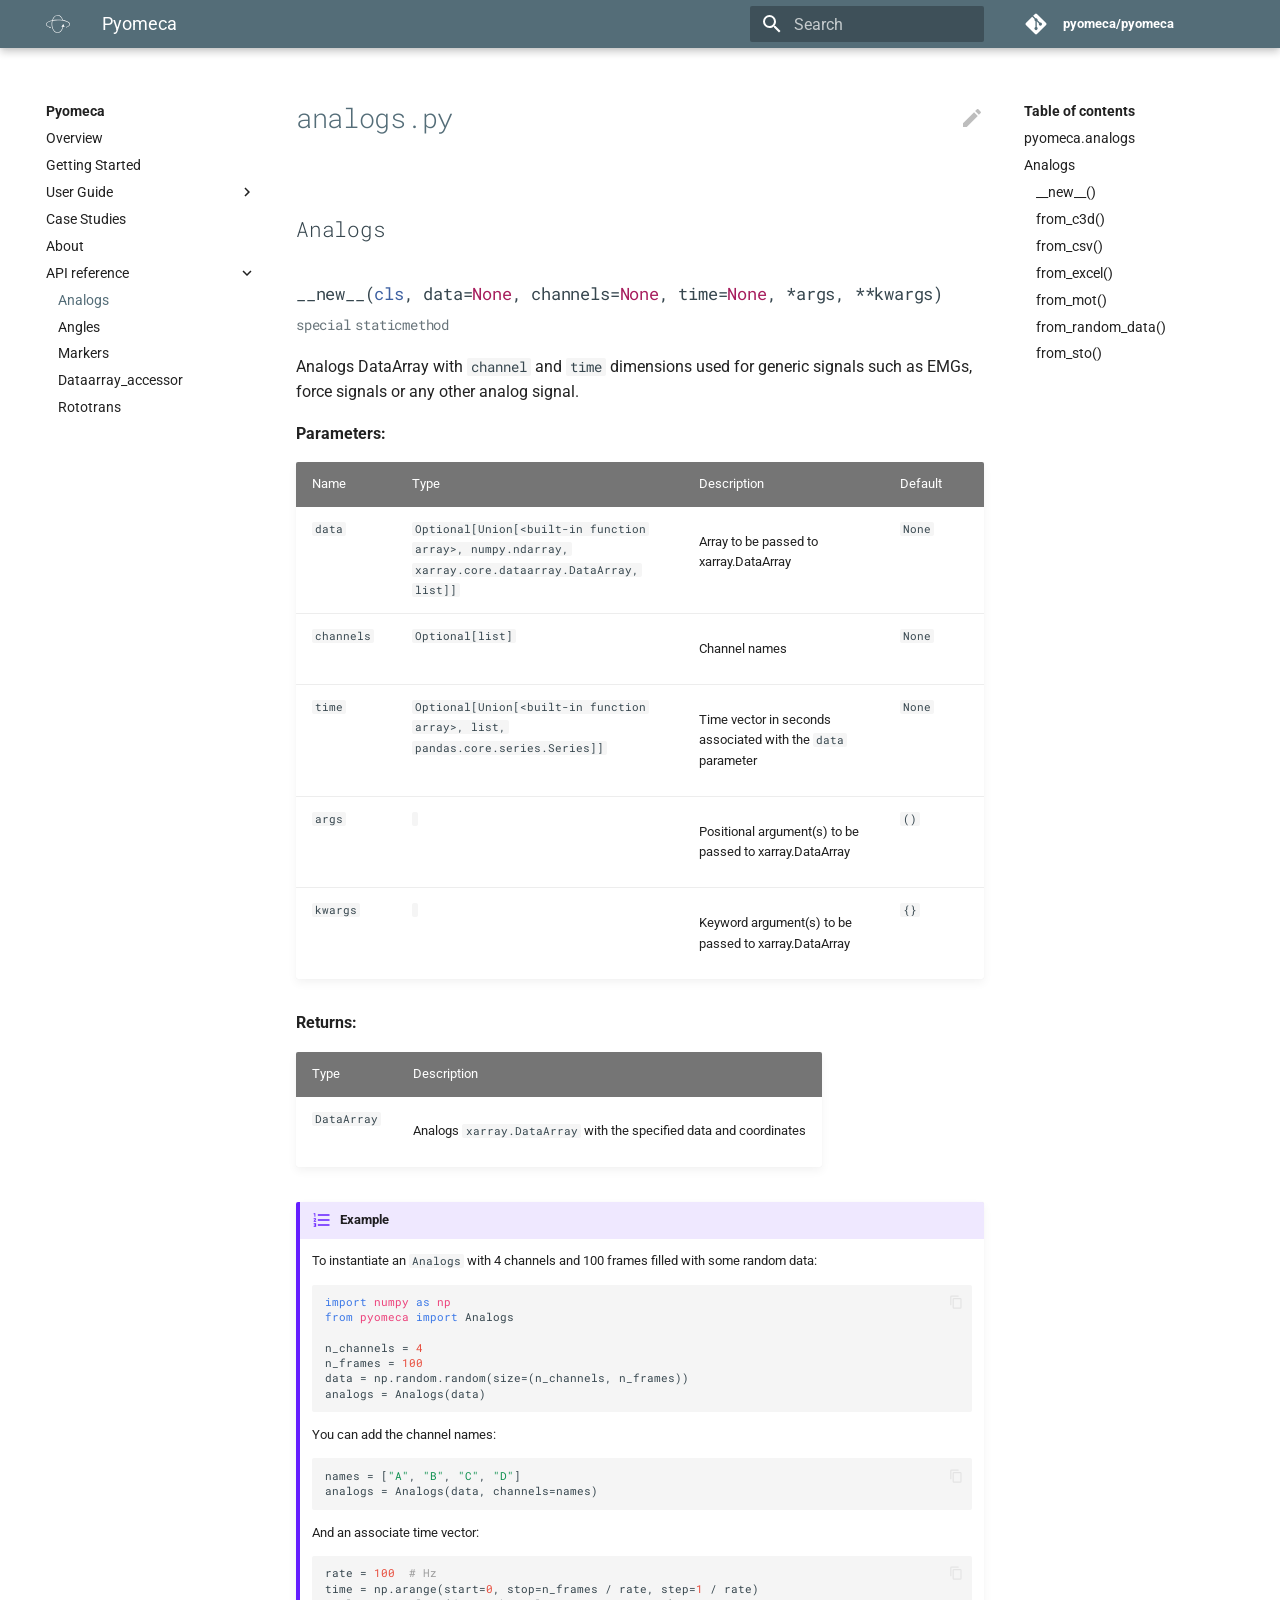
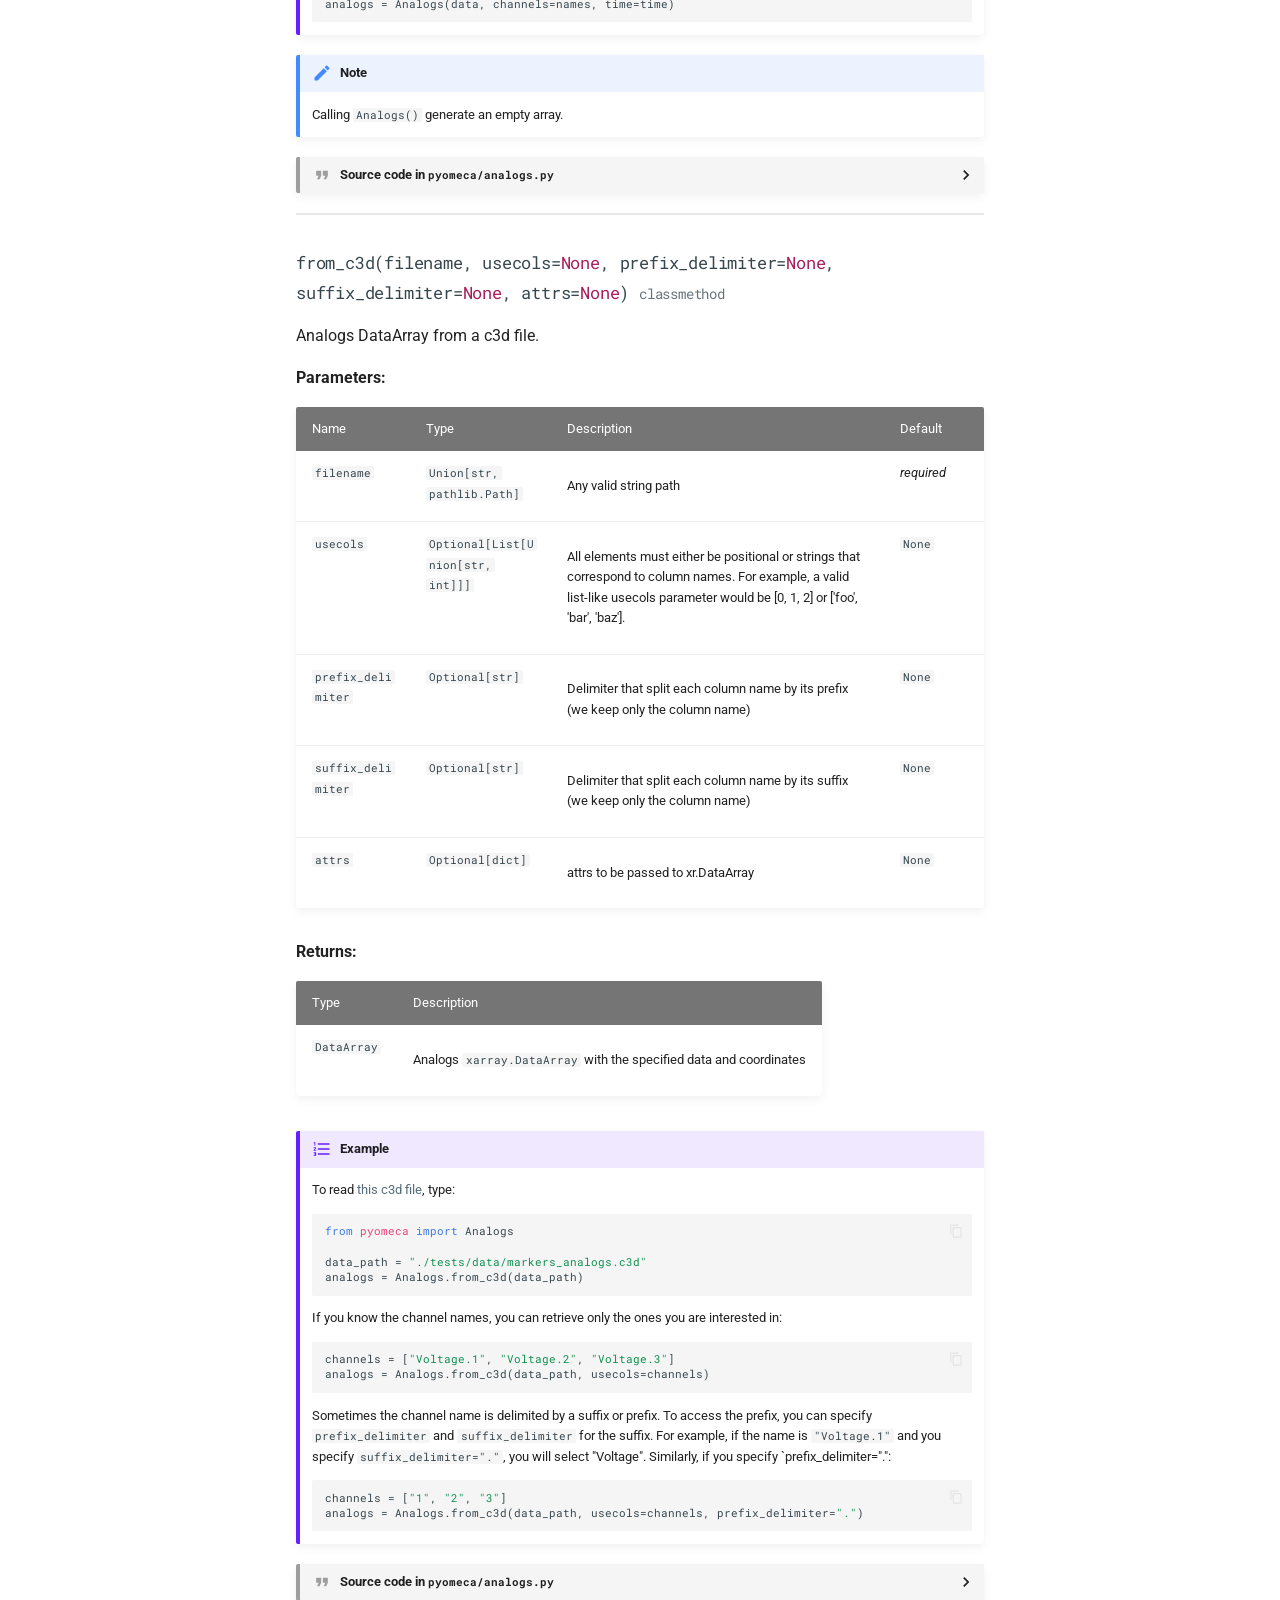
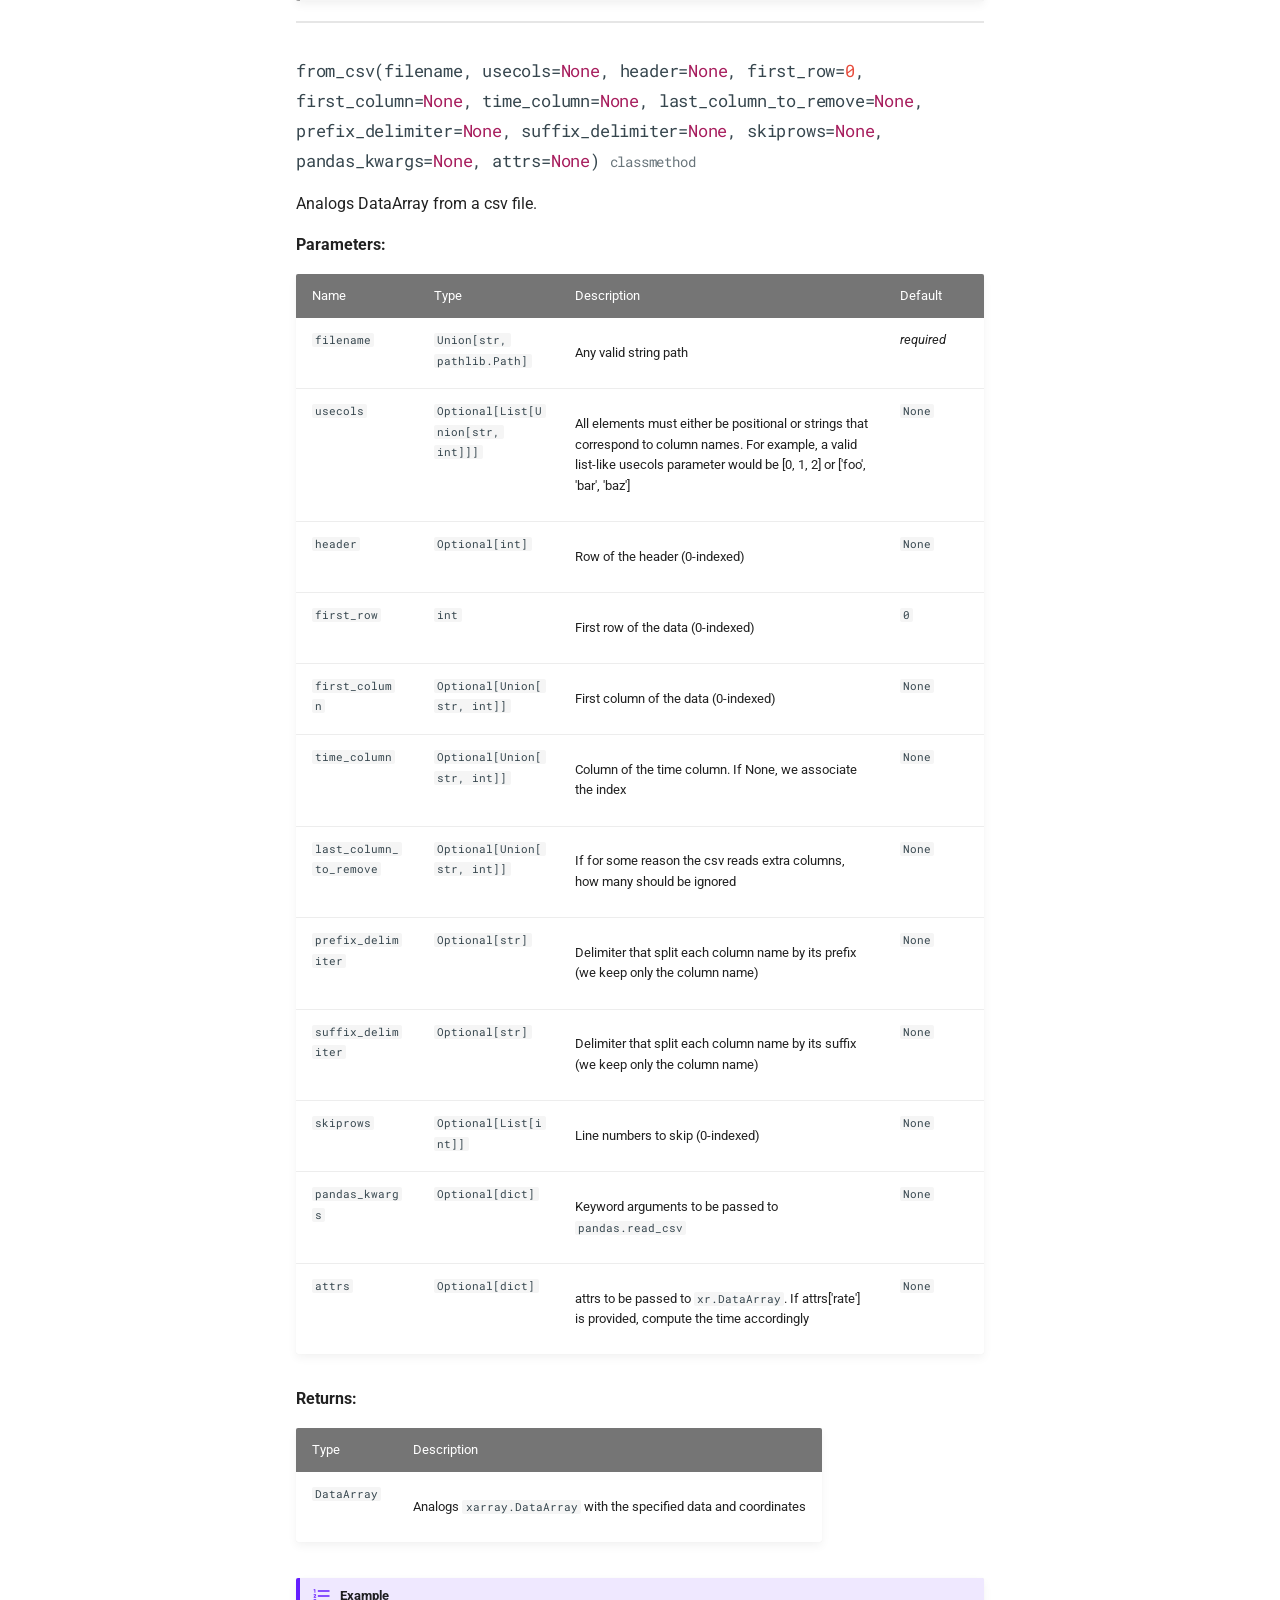
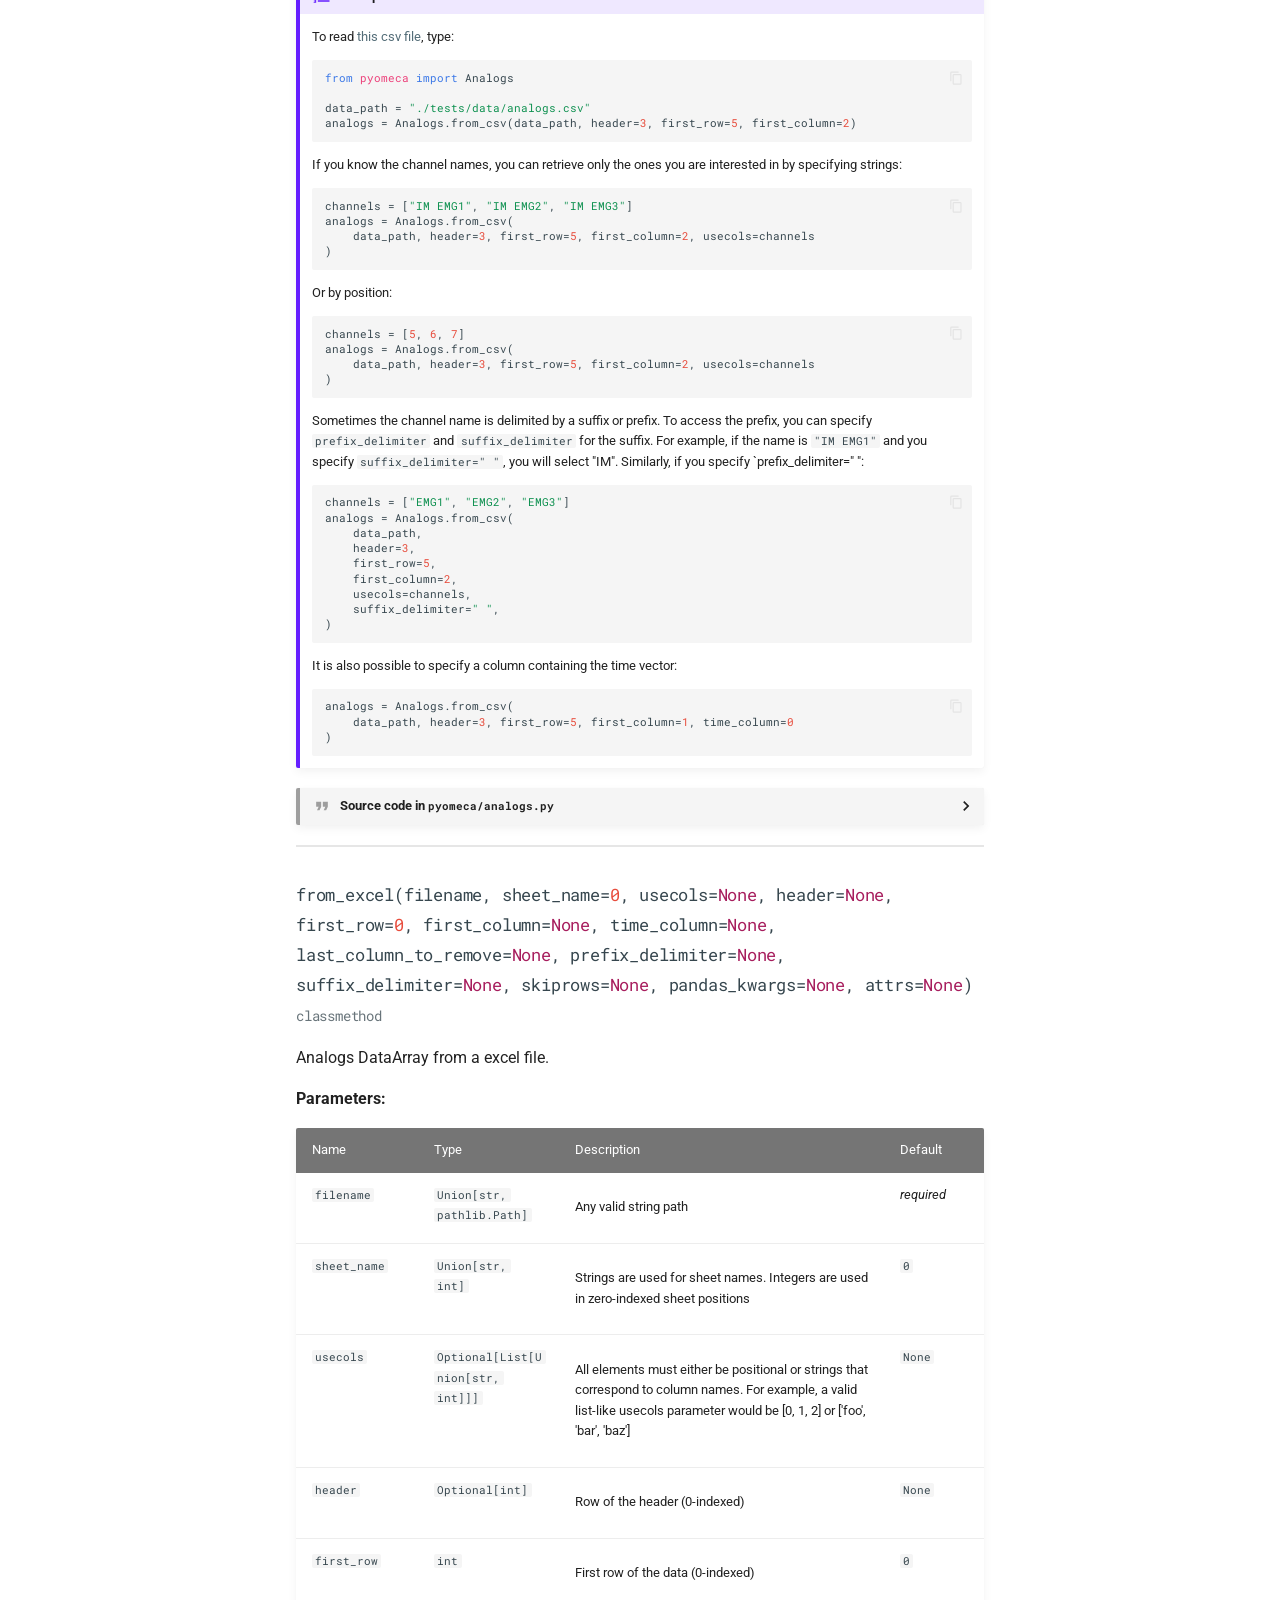
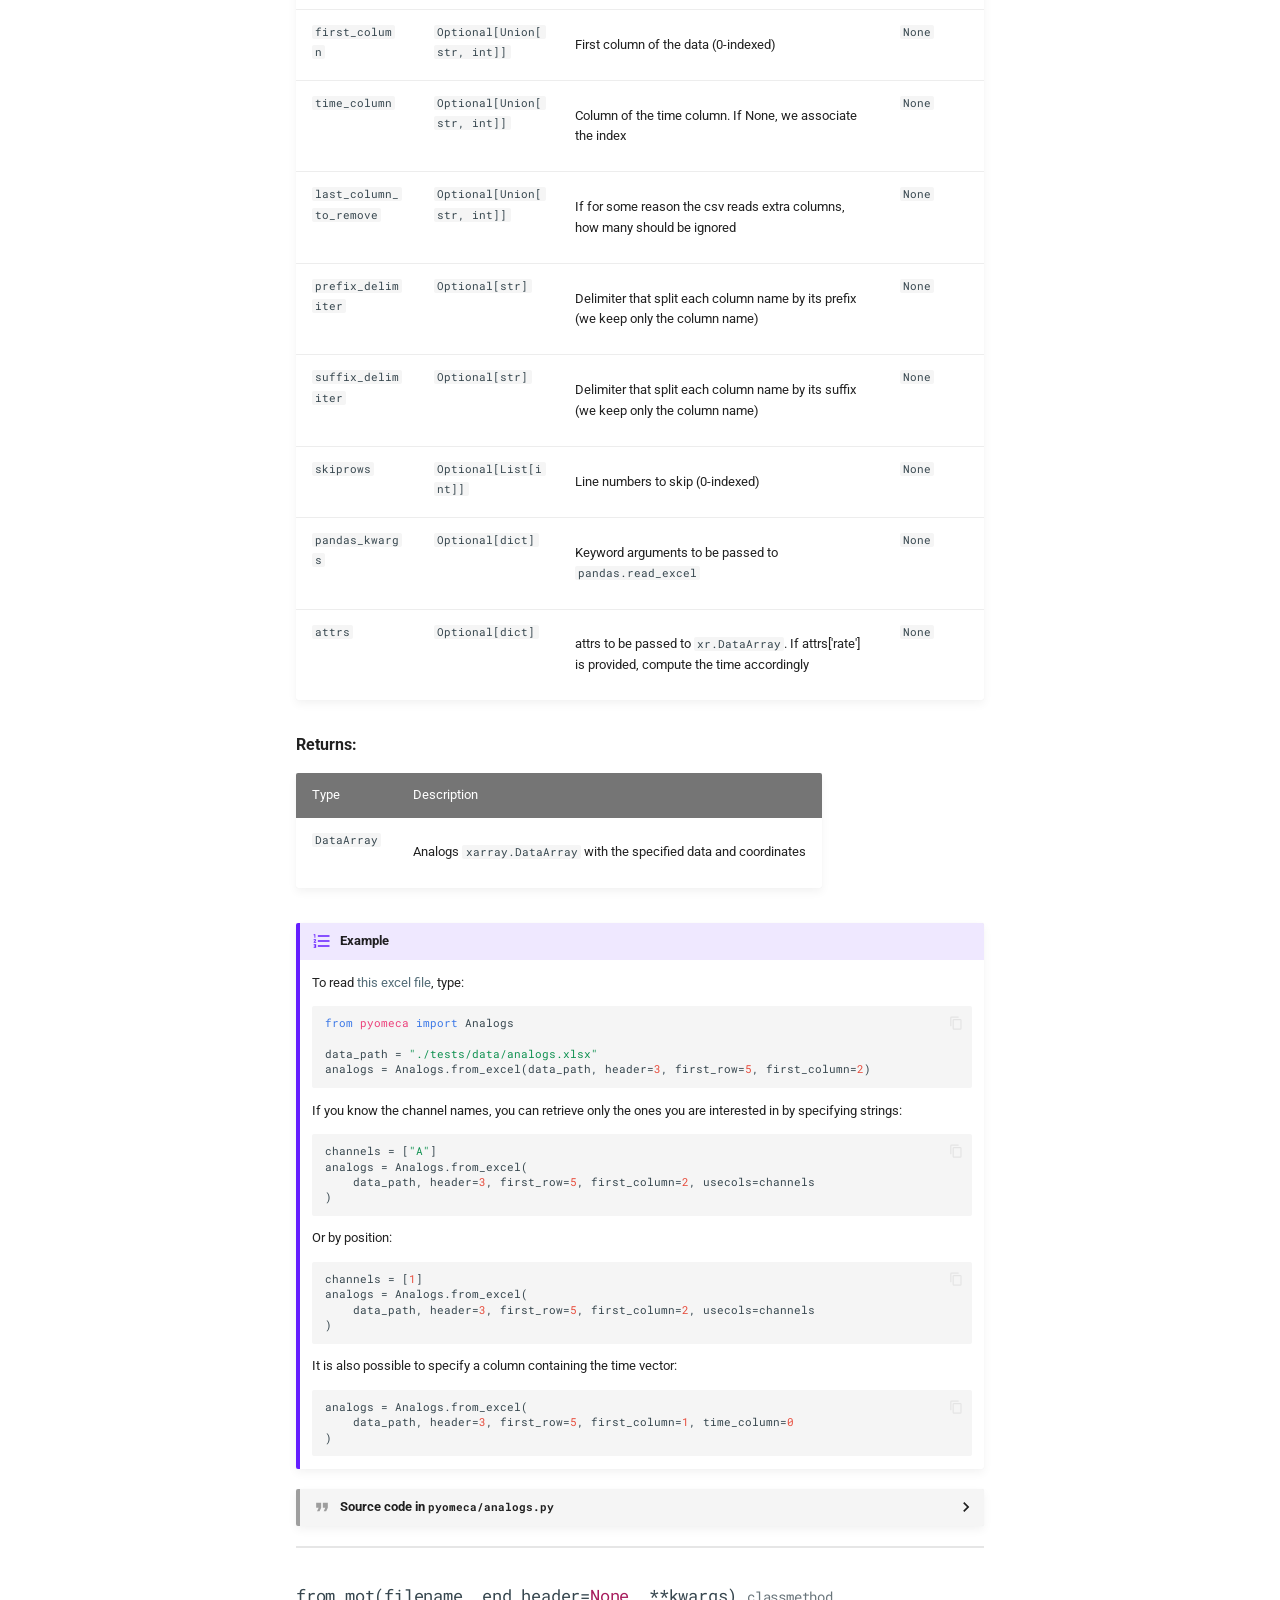
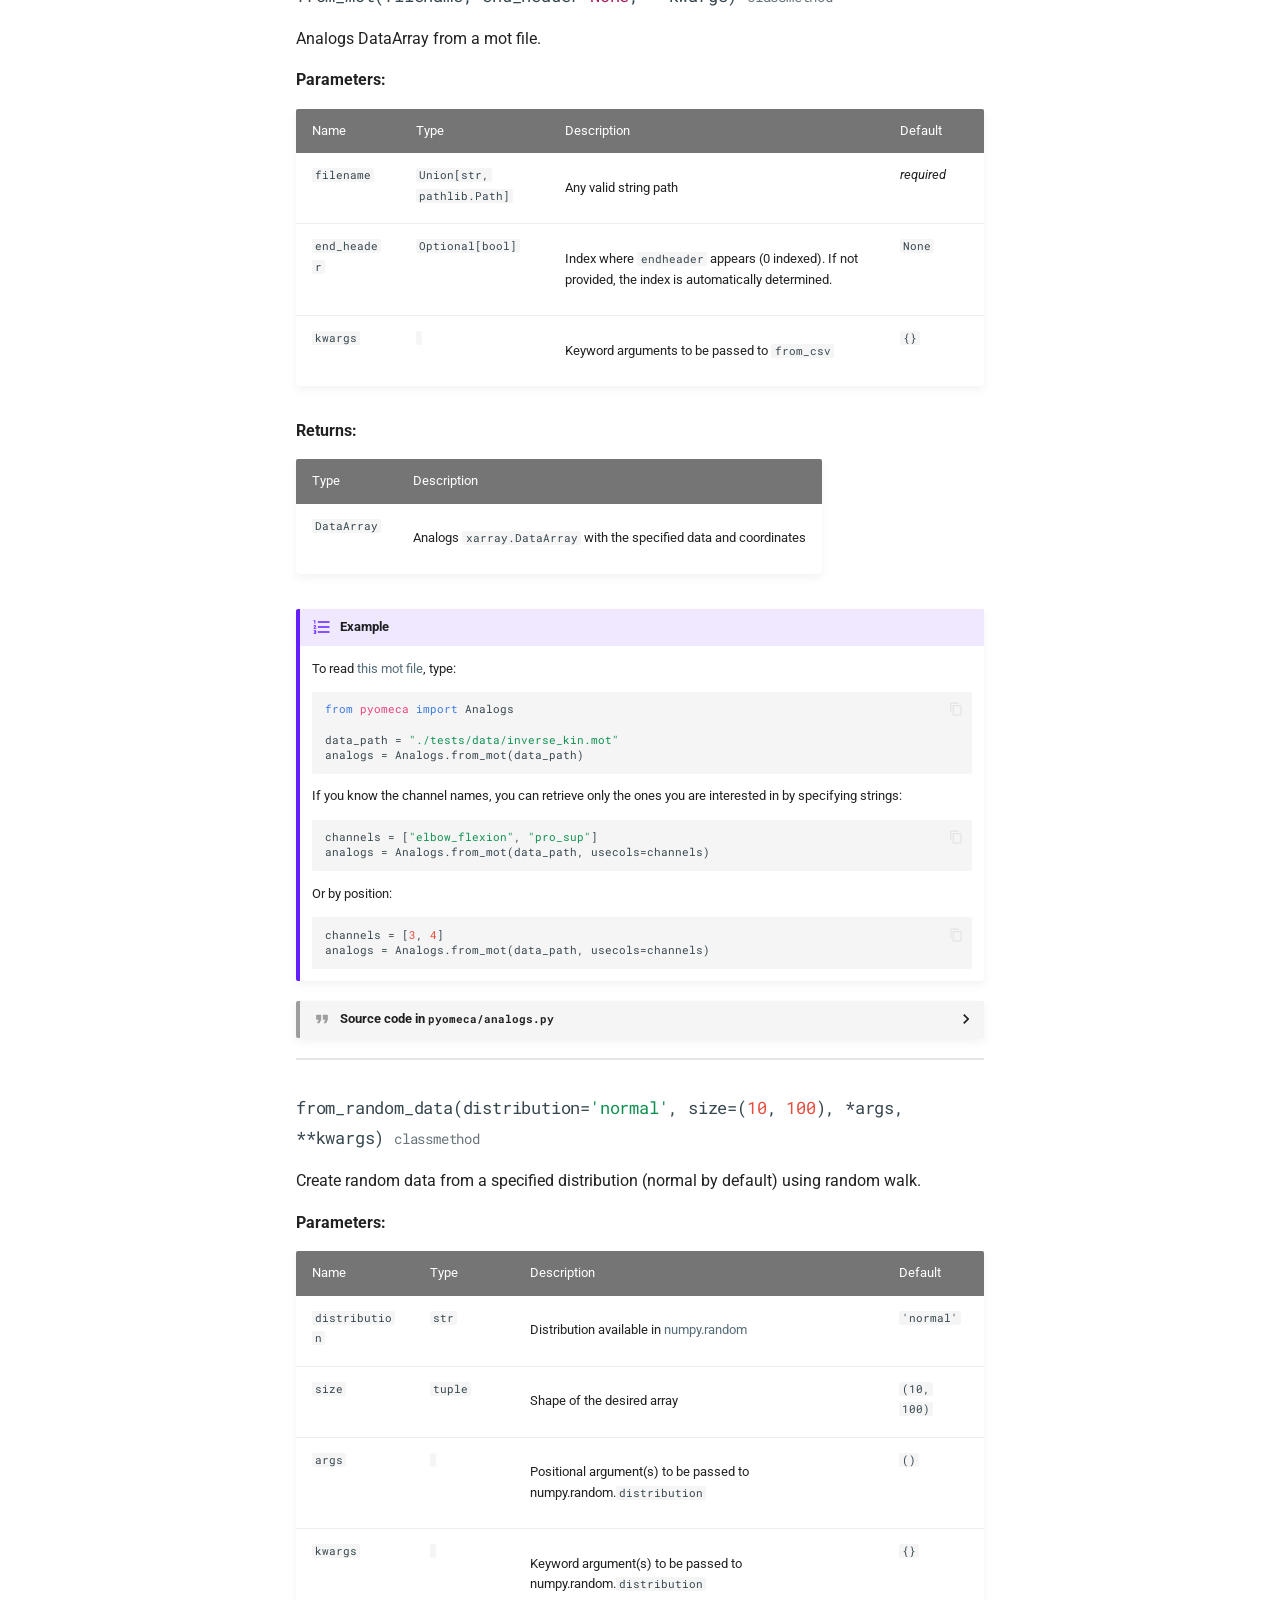
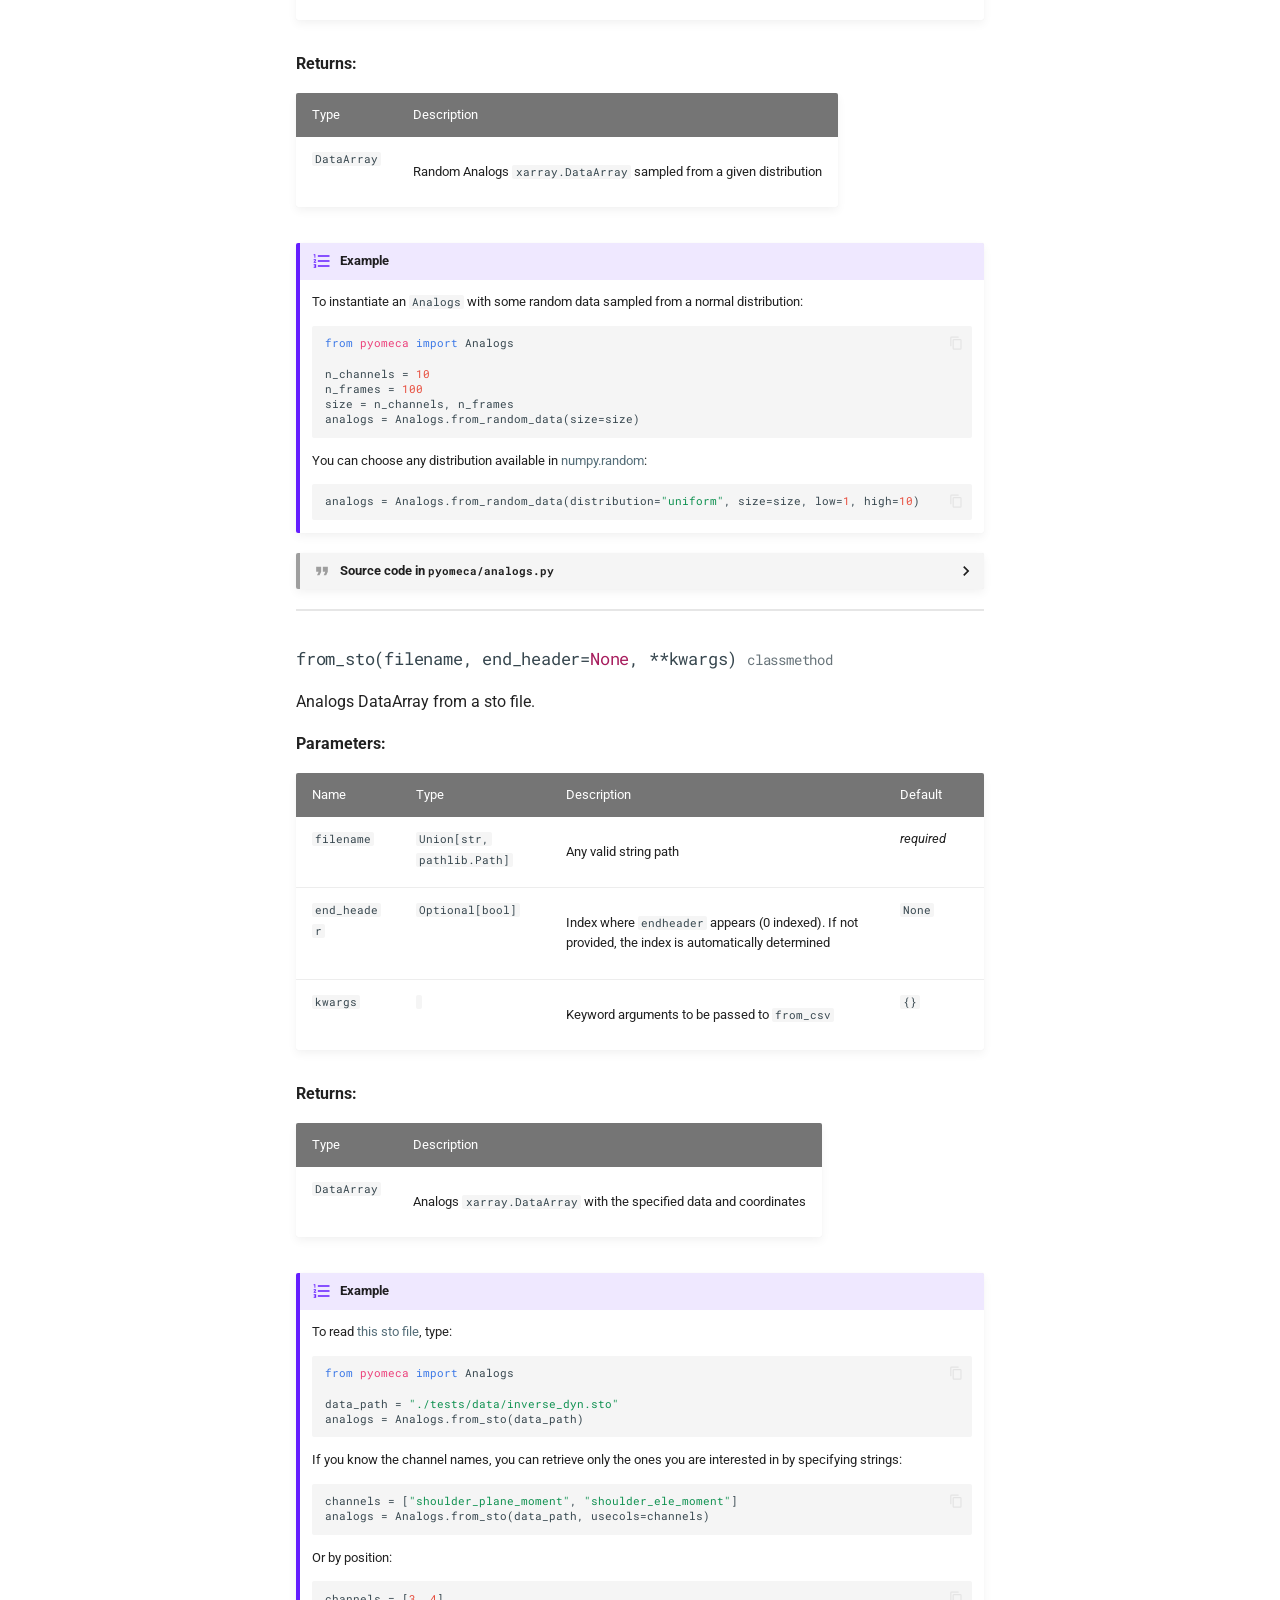
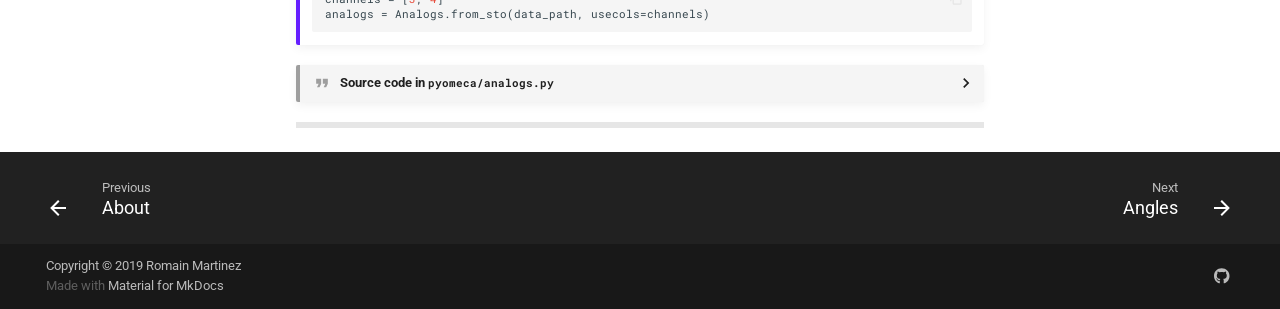
<file: api/analogs/index.html>
<!DOCTYPE html>

<html class="no-js" lang="en">
<head>
<meta charset="utf-8"/>
<meta content="width=device-width,initial-scale=1" name="viewport"/>
<meta content="An Open-Source Framework for Biomechanical Analysis" name="description"/>
<link href="https://romainmartinez.github.io/pyomeca/api/analogs/" rel="canonical"/>
<meta content="Romain Martinez" name="author"/>
<link href="../../images/favicon.ico" rel="shortcut icon"/>
<meta content="mkdocs-1.1, mkdocs-material-5.1.0" name="generator"/>
<title>Analogs - Pyomeca</title>
<link href="../../assets/stylesheets/main.89dc9fe3.min.css" rel="stylesheet"/>
<link href="../../assets/stylesheets/palette.ecd4686e.min.css" rel="stylesheet"/>
<meta content="#546e7a" name="theme-color"/>
<link crossorigin="" href="https://fonts.gstatic.com" rel="preconnect"/>
<link href="https://fonts.googleapis.com/css?family=Roboto:300,400,400i,700%7CRoboto+Mono&amp;display=fallback" rel="stylesheet"/>
<style>body,input{font-family:"Roboto",-apple-system,BlinkMacSystemFont,Helvetica,Arial,sans-serif}code,kbd,pre{font-family:"Roboto Mono",SFMono-Regular,Consolas,Menlo,monospace}</style>
<link href="../../custom.css" rel="stylesheet"/>
</head>
<body data-md-color-accent="teal" data-md-color-primary="blue-grey" dir="ltr">
<input autocomplete="off" class="md-toggle" data-md-toggle="drawer" id="__drawer" type="checkbox"/>
<input autocomplete="off" class="md-toggle" data-md-toggle="search" id="__search" type="checkbox"/>
<label class="md-overlay" for="__drawer"></label>
<div data-md-component="skip">
<a class="md-skip" href="#analogspy">
          Skip to content
        </a>
</div>
<div data-md-component="announce">
</div>
<header class="md-header" data-md-component="header">
<nav aria-label="Header" class="md-header-nav md-grid">
<a aria-label="Pyomeca" class="md-header-nav__button md-logo" href="https://romainmartinez.github.io/pyomeca/" title="Pyomeca">
<img alt="logo" src="../../images/logo.svg"/>
</a>
<label class="md-header-nav__button md-icon" for="__drawer">
<svg viewbox="0 0 24 24" xmlns="http://www.w3.org/2000/svg"><path d="M3,6H21V8H3V6M3,11H21V13H3V11M3,16H21V18H3V16Z"></path></svg>
</label>
<div class="md-header-nav__title" data-md-component="header-title">
<div class="md-header-nav__ellipsis">
<span class="md-header-nav__topic md-ellipsis">
            Pyomeca
          </span>
<span class="md-header-nav__topic md-ellipsis">
            
              Analogs
            
          </span>
</div>
</div>
<label class="md-header-nav__button md-icon" for="__search">
<svg viewbox="0 0 24 24" xmlns="http://www.w3.org/2000/svg"><path d="M9.5,3A6.5,6.5 0 0,1 16,9.5C16,11.11 15.41,12.59 14.44,13.73L14.71,14H15.5L20.5,19L19,20.5L14,15.5V14.71L13.73,14.44C12.59,15.41 11.11,16 9.5,16A6.5,6.5 0 0,1 3,9.5A6.5,6.5 0 0,1 9.5,3M9.5,5C7,5 5,7 5,9.5C5,12 7,14 9.5,14C12,14 14,12 14,9.5C14,7 12,5 9.5,5Z"></path></svg>
</label>
<div class="md-search" data-md-component="search" role="dialog">
<label class="md-search__overlay" for="__search"></label>
<div class="md-search__inner" role="search">
<form class="md-search__form" name="search">
<input aria-label="Search" autocapitalize="off" autocomplete="off" autocorrect="off" class="md-search__input" data-md-component="search-query" data-md-state="active" name="query" placeholder="Search" spellcheck="false" type="text"/>
<label class="md-search__icon md-icon" for="__search">
<svg viewbox="0 0 24 24" xmlns="http://www.w3.org/2000/svg"><path d="M9.5,3A6.5,6.5 0 0,1 16,9.5C16,11.11 15.41,12.59 14.44,13.73L14.71,14H15.5L20.5,19L19,20.5L14,15.5V14.71L13.73,14.44C12.59,15.41 11.11,16 9.5,16A6.5,6.5 0 0,1 3,9.5A6.5,6.5 0 0,1 9.5,3M9.5,5C7,5 5,7 5,9.5C5,12 7,14 9.5,14C12,14 14,12 14,9.5C14,7 12,5 9.5,5Z"></path></svg>
<svg viewbox="0 0 24 24" xmlns="http://www.w3.org/2000/svg"><path d="M20,11V13H8L13.5,18.5L12.08,19.92L4.16,12L12.08,4.08L13.5,5.5L8,11H20Z"></path></svg>
</label>
<button aria-label="Clear" class="md-search__icon md-icon" data-md-component="search-reset" tabindex="-1" type="reset">
<svg viewbox="0 0 24 24" xmlns="http://www.w3.org/2000/svg"><path d="M19,6.41L17.59,5L12,10.59L6.41,5L5,6.41L10.59,12L5,17.59L6.41,19L12,13.41L17.59,19L19,17.59L13.41,12L19,6.41Z"></path></svg>
</button>
</form>
<div class="md-search__output">
<div class="md-search__scrollwrap" data-md-scrollfix="">
<div class="md-search-result" data-md-component="search-result">
<div class="md-search-result__meta">
            Type to start searching
          </div>
<ol class="md-search-result__list"></ol>
</div>
</div>
</div>
</div>
</div>
<div class="md-header-nav__source">
<a class="md-source" href="https://github.com/pyomeca/pyomeca/" title="Go to repository">
<div class="md-source__icon md-icon">
<svg viewbox="0 0 448 512" xmlns="http://www.w3.org/2000/svg"><path d="M439.55 236.05L244 40.45a28.87 28.87 0 0 0-40.81 0l-40.66 40.63 51.52 51.52c27.06-9.14 52.68 16.77 43.39 43.68l49.66 49.66c34.23-11.8 61.18 31 35.47 56.69-26.49 26.49-70.21-2.87-56-37.34L240.22 199v121.85c25.3 12.54 22.26 41.85 9.08 55a34.34 34.34 0 0 1-48.55 0c-17.57-17.6-11.07-46.91 11.25-56v-123c-20.8-8.51-24.6-30.74-18.64-45L142.57 101 8.45 235.14a28.86 28.86 0 0 0 0 40.81l195.61 195.6a28.86 28.86 0 0 0 40.8 0l194.69-194.69a28.86 28.86 0 0 0 0-40.81z"></path></svg>
</div>
<div class="md-source__repository">
    pyomeca/pyomeca
  </div>
</a>
</div>
</nav>
</header>
<div class="md-container" data-md-component="container">
<main class="md-main" data-md-component="main">
<div class="md-main__inner md-grid">
<div class="md-sidebar md-sidebar--primary" data-md-component="navigation">
<div class="md-sidebar__scrollwrap">
<div class="md-sidebar__inner">
<nav aria-label="Navigation" class="md-nav md-nav--primary" data-md-level="0">
<label class="md-nav__title" for="__drawer">
<a aria-label="Pyomeca" class="md-nav__button md-logo" href="https://romainmartinez.github.io/pyomeca/" title="Pyomeca">
<img alt="logo" src="../../images/logo.svg"/>
</a>
    Pyomeca
  </label>
<div class="md-nav__source">
<a class="md-source" href="https://github.com/pyomeca/pyomeca/" title="Go to repository">
<div class="md-source__icon md-icon">
<svg viewbox="0 0 448 512" xmlns="http://www.w3.org/2000/svg"><path d="M439.55 236.05L244 40.45a28.87 28.87 0 0 0-40.81 0l-40.66 40.63 51.52 51.52c27.06-9.14 52.68 16.77 43.39 43.68l49.66 49.66c34.23-11.8 61.18 31 35.47 56.69-26.49 26.49-70.21-2.87-56-37.34L240.22 199v121.85c25.3 12.54 22.26 41.85 9.08 55a34.34 34.34 0 0 1-48.55 0c-17.57-17.6-11.07-46.91 11.25-56v-123c-20.8-8.51-24.6-30.74-18.64-45L142.57 101 8.45 235.14a28.86 28.86 0 0 0 0 40.81l195.61 195.6a28.86 28.86 0 0 0 40.8 0l194.69-194.69a28.86 28.86 0 0 0 0-40.81z"></path></svg>
</div>
<div class="md-source__repository">
    pyomeca/pyomeca
  </div>
</a>
</div>
<ul class="md-nav__list" data-md-scrollfix="">
<li class="md-nav__item">
<a class="md-nav__link" href="../../overview/" title="Overview">
      Overview
    </a>
</li>
<li class="md-nav__item">
<a class="md-nav__link" href="../../getting-started/" title="Getting Started">
      Getting Started
    </a>
</li>
<li class="md-nav__item md-nav__item--nested">
<input class="md-nav__toggle md-toggle" data-md-toggle="nav-3" id="nav-3" type="checkbox"/>
<label class="md-nav__link" for="nav-3">
      User Guide
      <span class="md-nav__icon md-icon">
<svg viewbox="0 0 24 24" xmlns="http://www.w3.org/2000/svg"><path d="M8.59,16.58L13.17,12L8.59,7.41L10,6L16,12L10,18L8.59,16.58Z"></path></svg>
</span>
</label>
<nav aria-label="User Guide" class="md-nav" data-md-level="1">
<label class="md-nav__title" for="nav-3">
<span class="md-nav__icon md-icon">
<svg viewbox="0 0 24 24" xmlns="http://www.w3.org/2000/svg"><path d="M20,11V13H8L13.5,18.5L12.08,19.92L4.16,12L12.08,4.08L13.5,5.5L8,11H20Z"></path></svg>
</span>
        User Guide
      </label>
<ul class="md-nav__list" data-md-scrollfix="">
<li class="md-nav__item">
<a class="md-nav__link" href="../../object-creation/" title="Object creation">
      Object creation
    </a>
</li>
<li class="md-nav__item">
<a class="md-nav__link" href="../../data-processing/" title="Data processing">
      Data processing
    </a>
</li>
</ul>
</nav>
</li>
<li class="md-nav__item">
<a class="md-nav__link" href="../../case-studies/" title="Case Studies">
      Case Studies
    </a>
</li>
<li class="md-nav__item">
<a class="md-nav__link" href="../../about/" title="About">
      About
    </a>
</li>
<li class="md-nav__item md-nav__item--active md-nav__item--nested">
<input checked="" class="md-nav__toggle md-toggle" data-md-toggle="nav-6" id="nav-6" type="checkbox"/>
<label class="md-nav__link" for="nav-6">
      API reference
      <span class="md-nav__icon md-icon">
<svg viewbox="0 0 24 24" xmlns="http://www.w3.org/2000/svg"><path d="M8.59,16.58L13.17,12L8.59,7.41L10,6L16,12L10,18L8.59,16.58Z"></path></svg>
</span>
</label>
<nav aria-label="API reference" class="md-nav" data-md-level="1">
<label class="md-nav__title" for="nav-6">
<span class="md-nav__icon md-icon">
<svg viewbox="0 0 24 24" xmlns="http://www.w3.org/2000/svg"><path d="M20,11V13H8L13.5,18.5L12.08,19.92L4.16,12L12.08,4.08L13.5,5.5L8,11H20Z"></path></svg>
</span>
        API reference
      </label>
<ul class="md-nav__list" data-md-scrollfix="">
<li class="md-nav__item md-nav__item--active">
<input class="md-nav__toggle md-toggle" data-md-toggle="toc" id="__toc" type="checkbox"/>
<label class="md-nav__link md-nav__link--active" for="__toc">
        Analogs
        <span class="md-nav__icon md-icon">
<svg viewbox="0 0 24 24" xmlns="http://www.w3.org/2000/svg"><path d="M3,9H17V7H3V9M3,13H17V11H3V13M3,17H17V15H3V17M19,17H21V15H19V17M19,7V9H21V7H19M19,13H21V11H19V13Z"></path></svg>
</span>
</label>
<a class="md-nav__link md-nav__link--active" href="./" title="Analogs">
      Analogs
    </a>
<nav aria-label="Table of contents" class="md-nav md-nav--secondary">
<label class="md-nav__title" for="__toc">
<span class="md-nav__icon md-icon">
<svg viewbox="0 0 24 24" xmlns="http://www.w3.org/2000/svg"><path d="M20,11V13H8L13.5,18.5L12.08,19.92L4.16,12L12.08,4.08L13.5,5.5L8,11H20Z"></path></svg>
</span>
      Table of contents
    </label>
<ul class="md-nav__list" data-md-scrollfix="">
<li class="md-nav__item">
<a class="md-nav__link" href="#pyomeca.analogs">
    pyomeca.analogs
  </a>
</li>
<li class="md-nav__item">
<a class="md-nav__link" href="#pyomeca.analogs.Analogs">
    Analogs
  </a>
<nav aria-label="Analogs" class="md-nav">
<ul class="md-nav__list">
<li class="md-nav__item">
<a class="md-nav__link" href="#pyomeca.analogs.Analogs.__new__">
    __new__()
  </a>
</li>
<li class="md-nav__item">
<a class="md-nav__link" href="#pyomeca.analogs.Analogs.from_c3d">
    from_c3d()
  </a>
</li>
<li class="md-nav__item">
<a class="md-nav__link" href="#pyomeca.analogs.Analogs.from_csv">
    from_csv()
  </a>
</li>
<li class="md-nav__item">
<a class="md-nav__link" href="#pyomeca.analogs.Analogs.from_excel">
    from_excel()
  </a>
</li>
<li class="md-nav__item">
<a class="md-nav__link" href="#pyomeca.analogs.Analogs.from_mot">
    from_mot()
  </a>
</li>
<li class="md-nav__item">
<a class="md-nav__link" href="#pyomeca.analogs.Analogs.from_random_data">
    from_random_data()
  </a>
</li>
<li class="md-nav__item">
<a class="md-nav__link" href="#pyomeca.analogs.Analogs.from_sto">
    from_sto()
  </a>
</li>
</ul>
</nav>
</li>
</ul>
</nav>
</li>
<li class="md-nav__item">
<a class="md-nav__link" href="../angles/" title="Angles">
      Angles
    </a>
</li>
<li class="md-nav__item">
<a class="md-nav__link" href="../markers/" title="Markers">
      Markers
    </a>
</li>
<li class="md-nav__item">
<a class="md-nav__link" href="../dataarray_accessor/" title="Dataarray_accessor">
      Dataarray_accessor
    </a>
</li>
<li class="md-nav__item">
<a class="md-nav__link" href="../rototrans/" title="Rototrans">
      Rototrans
    </a>
</li>
</ul>
</nav>
</li>
</ul>
</nav>
</div>
</div>
</div>
<div class="md-sidebar md-sidebar--secondary" data-md-component="toc">
<div class="md-sidebar__scrollwrap">
<div class="md-sidebar__inner">
<nav aria-label="Table of contents" class="md-nav md-nav--secondary">
<label class="md-nav__title" for="__toc">
<span class="md-nav__icon md-icon">
<svg viewbox="0 0 24 24" xmlns="http://www.w3.org/2000/svg"><path d="M20,11V13H8L13.5,18.5L12.08,19.92L4.16,12L12.08,4.08L13.5,5.5L8,11H20Z"></path></svg>
</span>
      Table of contents
    </label>
<ul class="md-nav__list" data-md-scrollfix="">
<li class="md-nav__item">
<a class="md-nav__link" href="#pyomeca.analogs">
    pyomeca.analogs
  </a>
</li>
<li class="md-nav__item">
<a class="md-nav__link" href="#pyomeca.analogs.Analogs">
    Analogs
  </a>
<nav aria-label="Analogs" class="md-nav">
<ul class="md-nav__list">
<li class="md-nav__item">
<a class="md-nav__link" href="#pyomeca.analogs.Analogs.__new__">
    __new__()
  </a>
</li>
<li class="md-nav__item">
<a class="md-nav__link" href="#pyomeca.analogs.Analogs.from_c3d">
    from_c3d()
  </a>
</li>
<li class="md-nav__item">
<a class="md-nav__link" href="#pyomeca.analogs.Analogs.from_csv">
    from_csv()
  </a>
</li>
<li class="md-nav__item">
<a class="md-nav__link" href="#pyomeca.analogs.Analogs.from_excel">
    from_excel()
  </a>
</li>
<li class="md-nav__item">
<a class="md-nav__link" href="#pyomeca.analogs.Analogs.from_mot">
    from_mot()
  </a>
</li>
<li class="md-nav__item">
<a class="md-nav__link" href="#pyomeca.analogs.Analogs.from_random_data">
    from_random_data()
  </a>
</li>
<li class="md-nav__item">
<a class="md-nav__link" href="#pyomeca.analogs.Analogs.from_sto">
    from_sto()
  </a>
</li>
</ul>
</nav>
</li>
</ul>
</nav>
</div>
</div>
</div>
<div class="md-content">
<article class="md-content__inner md-typeset">
<a class="md-content__button md-icon" href="https://github.com/pyomeca/pyomeca/edit/master/docs/api/analogs.md" title="Edit this page">
<svg viewbox="0 0 24 24" xmlns="http://www.w3.org/2000/svg"><path d="M20.71,7.04C21.1,6.65 21.1,6 20.71,5.63L18.37,3.29C18,2.9 17.35,2.9 16.96,3.29L15.12,5.12L18.87,8.87M3,17.25V21H6.75L17.81,9.93L14.06,6.18L3,17.25Z"></path></svg>
</a>
<h1 id="analogspy"><a href="https://github.com/romainmartinez/pyomeca/blob/master/pyomeca/analogs.py"><code>analogs.py</code></a></h1>
<div class="doc doc-object doc-module">
<h2 class="hidden-toc" href="#pyomeca.analogs" id="pyomeca.analogs" style="visibility: hidden; width: 0; height: 0;">
</h2>
<div class="doc doc-contents first">
<div class="doc doc-children">
<div class="doc doc-object doc-class">
<h2 class="doc doc-heading" id="pyomeca.analogs.Analogs">
<code>Analogs</code>
</h2>
<div class="doc doc-contents">
<div class="doc doc-children">
<div class="doc doc-object doc-method">
<h3 class="doc doc-heading" id="pyomeca.analogs.Analogs.__new__">
<code class="highlight language-python">
__new__<span class="p">(</span><span class="bp">cls</span><span class="p">,</span> <span class="n">data</span><span class="o">=</span><span class="kc">None</span><span class="p">,</span> <span class="n">channels</span><span class="o">=</span><span class="kc">None</span><span class="p">,</span> <span class="n">time</span><span class="o">=</span><span class="kc">None</span><span class="p">,</span> <span class="o">*</span><span class="n">args</span><span class="p">,</span> <span class="o">**</span><span class="n">kwargs</span><span class="p">)</span> </code>
<span class="doc doc-properties">
<small class="doc doc-property doc-property-special"><code>special</code></small>
<small class="doc doc-property doc-property-staticmethod"><code>staticmethod</code></small>
</span>
</h3>
<div class="doc doc-contents">
<p>Analogs DataArray with <code>channel</code> and <code>time</code> dimensions
 used for generic signals such as EMGs, force signals or any other analog signal.</p>
<p><strong>Parameters:</strong></p>
<table>
<thead>
<tr>
<th>Name</th>
<th>Type</th>
<th>Description</th>
<th>Default</th>
</tr>
</thead>
<tbody>
<tr>
<td><code>data</code></td>
<td><code>Optional[Union[&lt;built-in function array&gt;, numpy.ndarray, xarray.core.dataarray.DataArray, list]]</code></td>
<td>
<p>Array to be passed to xarray.DataArray</p>
</td>
<td><code>None</code></td>
</tr>
<tr>
<td><code>channels</code></td>
<td><code>Optional[list]</code></td>
<td>
<p>Channel names</p>
</td>
<td><code>None</code></td>
</tr>
<tr>
<td><code>time</code></td>
<td><code>Optional[Union[&lt;built-in function array&gt;, list, pandas.core.series.Series]]</code></td>
<td>
<p>Time vector in seconds associated with the <code>data</code> parameter</p>
</td>
<td><code>None</code></td>
</tr>
<tr>
<td><code>args</code></td>
<td><code></code></td>
<td>
<p>Positional argument(s) to be passed to xarray.DataArray</p>
</td>
<td><code>()</code></td>
</tr>
<tr>
<td><code>kwargs</code></td>
<td><code></code></td>
<td>
<p>Keyword argument(s) to be passed to xarray.DataArray</p>
</td>
<td><code>{}</code></td>
</tr>
</tbody>
</table>
<p><strong>Returns:</strong></p>
<table>
<thead>
<tr>
<th>Type</th>
<th>Description</th>
</tr>
</thead>
<tbody>
<tr>
<td><code>DataArray</code></td>
<td>
<p>Analogs <code>xarray.DataArray</code> with the specified data and coordinates</p>
</td>
</tr>
</tbody>
</table>
<div class="admonition example">
<p class="admonition-title">Example</p>
<p>To instantiate an <code>Analogs</code> with 4 channels and 100 frames filled with some random data:</p>
<div class="highlight">
<pre><span></span><code><span class="kn">import</span> <span class="nn">numpy</span> <span class="k">as</span> <span class="nn">np</span>
<span class="kn">from</span> <span class="nn">pyomeca</span> <span class="kn">import</span> <span class="n">Analogs</span>

<span class="n">n_channels</span> <span class="o">=</span> <span class="mi">4</span>
<span class="n">n_frames</span> <span class="o">=</span> <span class="mi">100</span>
<span class="n">data</span> <span class="o">=</span> <span class="n">np</span><span class="o">.</span><span class="n">random</span><span class="o">.</span><span class="n">random</span><span class="p">(</span><span class="n">size</span><span class="o">=</span><span class="p">(</span><span class="n">n_channels</span><span class="p">,</span> <span class="n">n_frames</span><span class="p">))</span>
<span class="n">analogs</span> <span class="o">=</span> <span class="n">Analogs</span><span class="p">(</span><span class="n">data</span><span class="p">)</span>
</code></pre>
</div>
<p>You can add the channel names:</p>
<div class="highlight">
<pre><span></span><code><span class="n">names</span> <span class="o">=</span> <span class="p">[</span><span class="s2">"A"</span><span class="p">,</span> <span class="s2">"B"</span><span class="p">,</span> <span class="s2">"C"</span><span class="p">,</span> <span class="s2">"D"</span><span class="p">]</span>
<span class="n">analogs</span> <span class="o">=</span> <span class="n">Analogs</span><span class="p">(</span><span class="n">data</span><span class="p">,</span> <span class="n">channels</span><span class="o">=</span><span class="n">names</span><span class="p">)</span>
</code></pre>
</div>
<p>And an associate time vector:</p>
<div class="highlight">
<pre><span></span><code><span class="n">rate</span> <span class="o">=</span> <span class="mi">100</span>  <span class="c1"># Hz</span>
<span class="n">time</span> <span class="o">=</span> <span class="n">np</span><span class="o">.</span><span class="n">arange</span><span class="p">(</span><span class="n">start</span><span class="o">=</span><span class="mi">0</span><span class="p">,</span> <span class="n">stop</span><span class="o">=</span><span class="n">n_frames</span> <span class="o">/</span> <span class="n">rate</span><span class="p">,</span> <span class="n">step</span><span class="o">=</span><span class="mi">1</span> <span class="o">/</span> <span class="n">rate</span><span class="p">)</span>
<span class="n">analogs</span> <span class="o">=</span> <span class="n">Analogs</span><span class="p">(</span><span class="n">data</span><span class="p">,</span> <span class="n">channels</span><span class="o">=</span><span class="n">names</span><span class="p">,</span> <span class="n">time</span><span class="o">=</span><span class="n">time</span><span class="p">)</span>
</code></pre>
</div>
</div>
<div class="admonition note">
<p class="admonition-title">Note</p>
<p>Calling <code>Analogs()</code> generate an empty array.</p>
</div>
<details class="quote">
<summary>Source code in <code>pyomeca/analogs.py</code></summary>
<table class="highlighttable">
<tr>
<td class="linenos">
<div class="linenodiv">
<pre><span></span>12
13
14
15
16
17
18
19
20
21
22
23
24
25
26
27
28
29
30
31
32
33
34
35
36
37
38
39
40
41
42
43
44
45
46
47
48
49
50
51
52
53
54
55
56
57
58
59
60
61
62
63
64
65
66
67
68
69
70
71
72
73
74
75
76
77
78
79</pre>
</div>
</td>
<td class="code">
<div class="highlight">
<pre><span></span><code><span class="k">def</span> <span class="fm">__new__</span><span class="p">(</span>
    <span class="bp">cls</span><span class="p">,</span>
    <span class="n">data</span><span class="p">:</span> <span class="n">Optional</span><span class="p">[</span><span class="n">Union</span><span class="p">[</span><span class="n">np</span><span class="o">.</span><span class="n">array</span><span class="p">,</span> <span class="n">np</span><span class="o">.</span><span class="n">ndarray</span><span class="p">,</span> <span class="n">xr</span><span class="o">.</span><span class="n">DataArray</span><span class="p">,</span> <span class="nb">list</span><span class="p">]]</span> <span class="o">=</span> <span class="kc">None</span><span class="p">,</span>
    <span class="n">channels</span><span class="p">:</span> <span class="n">Optional</span><span class="p">[</span><span class="nb">list</span><span class="p">]</span> <span class="o">=</span> <span class="kc">None</span><span class="p">,</span>
    <span class="n">time</span><span class="p">:</span> <span class="n">Optional</span><span class="p">[</span><span class="n">Union</span><span class="p">[</span><span class="n">np</span><span class="o">.</span><span class="n">array</span><span class="p">,</span> <span class="nb">list</span><span class="p">,</span> <span class="n">pd</span><span class="o">.</span><span class="n">Series</span><span class="p">]]</span> <span class="o">=</span> <span class="kc">None</span><span class="p">,</span>
    <span class="o">*</span><span class="n">args</span><span class="p">,</span>
    <span class="o">**</span><span class="n">kwargs</span><span class="p">,</span>
<span class="p">)</span> <span class="o">-&gt;</span> <span class="n">xr</span><span class="o">.</span><span class="n">DataArray</span><span class="p">:</span>
    <span class="sd">"""</span>
<span class="sd">    Analogs DataArray with `channel` and `time` dimensions</span>
<span class="sd">     used for generic signals such as EMGs, force signals or any other analog signal.</span>

<span class="sd">    Arguments:</span>
<span class="sd">        data: Array to be passed to xarray.DataArray</span>
<span class="sd">        channels: Channel names</span>
<span class="sd">        time: Time vector in seconds associated with the `data` parameter</span>
<span class="sd">        args: Positional argument(s) to be passed to xarray.DataArray</span>
<span class="sd">        kwargs: Keyword argument(s) to be passed to xarray.DataArray</span>

<span class="sd">    Returns:</span>
<span class="sd">        Analogs `xarray.DataArray` with the specified data and coordinates</span>

<span class="sd">    !!! example</span>
<span class="sd">        To instantiate an `Analogs` with 4 channels and 100 frames filled with some random data:</span>

<span class="sd">        ```python</span>
<span class="sd">        import numpy as np</span>
<span class="sd">        from pyomeca import Analogs</span>

<span class="sd">        n_channels = 4</span>
<span class="sd">        n_frames = 100</span>
<span class="sd">        data = np.random.random(size=(n_channels, n_frames))</span>
<span class="sd">        analogs = Analogs(data)</span>
<span class="sd">        ```</span>

<span class="sd">        You can add the channel names:</span>

<span class="sd">        ```python</span>
<span class="sd">        names = ["A", "B", "C", "D"]</span>
<span class="sd">        analogs = Analogs(data, channels=names)</span>
<span class="sd">        ```</span>

<span class="sd">        And an associate time vector:</span>

<span class="sd">        ```python</span>
<span class="sd">        rate = 100  # Hz</span>
<span class="sd">        time = np.arange(start=0, stop=n_frames / rate, step=1 / rate)</span>
<span class="sd">        analogs = Analogs(data, channels=names, time=time)</span>
<span class="sd">        ```</span>

<span class="sd">    !!! note</span>
<span class="sd">        Calling `Analogs()` generate an empty array.</span>
<span class="sd">    """</span>
    <span class="n">coords</span> <span class="o">=</span> <span class="p">{}</span>
    <span class="k">if</span> <span class="n">data</span> <span class="ow">is</span> <span class="kc">None</span><span class="p">:</span>
        <span class="n">data</span> <span class="o">=</span> <span class="n">np</span><span class="o">.</span><span class="n">ndarray</span><span class="p">((</span><span class="mi">0</span><span class="p">,</span> <span class="mi">0</span><span class="p">))</span>
    <span class="k">if</span> <span class="n">channels</span> <span class="ow">is</span> <span class="ow">not</span> <span class="kc">None</span><span class="p">:</span>
        <span class="n">coords</span><span class="p">[</span><span class="s2">"channel"</span><span class="p">]</span> <span class="o">=</span> <span class="n">channels</span>
    <span class="k">if</span> <span class="n">time</span> <span class="ow">is</span> <span class="ow">not</span> <span class="kc">None</span><span class="p">:</span>
        <span class="n">coords</span><span class="p">[</span><span class="s2">"time"</span><span class="p">]</span> <span class="o">=</span> <span class="n">time</span>
    <span class="k">return</span> <span class="n">xr</span><span class="o">.</span><span class="n">DataArray</span><span class="p">(</span>
        <span class="n">data</span><span class="o">=</span><span class="n">data</span><span class="p">,</span>
        <span class="n">dims</span><span class="o">=</span><span class="p">(</span><span class="s2">"channel"</span><span class="p">,</span> <span class="s2">"time"</span><span class="p">),</span>
        <span class="n">coords</span><span class="o">=</span><span class="n">coords</span><span class="p">,</span>
        <span class="n">name</span><span class="o">=</span><span class="s2">"analogs"</span><span class="p">,</span>
        <span class="o">*</span><span class="n">args</span><span class="p">,</span>
        <span class="o">**</span><span class="n">kwargs</span><span class="p">,</span>
    <span class="p">)</span>
</code></pre>
</div>
</td>
</tr>
</table>
</details>
</div>
</div>
<div class="doc doc-object doc-method">
<h3 class="doc doc-heading" id="pyomeca.analogs.Analogs.from_c3d">
<code class="highlight language-python">
from_c3d<span class="p">(</span><span class="n">filename</span><span class="p">,</span> <span class="n">usecols</span><span class="o">=</span><span class="kc">None</span><span class="p">,</span> <span class="n">prefix_delimiter</span><span class="o">=</span><span class="kc">None</span><span class="p">,</span> <span class="n">suffix_delimiter</span><span class="o">=</span><span class="kc">None</span><span class="p">,</span> <span class="n">attrs</span><span class="o">=</span><span class="kc">None</span><span class="p">)</span> </code>
<span class="doc doc-properties">
<small class="doc doc-property doc-property-classmethod"><code>classmethod</code></small>
</span>
</h3>
<div class="doc doc-contents">
<p>Analogs DataArray from a c3d file.</p>
<p><strong>Parameters:</strong></p>
<table>
<thead>
<tr>
<th>Name</th>
<th>Type</th>
<th>Description</th>
<th>Default</th>
</tr>
</thead>
<tbody>
<tr>
<td><code>filename</code></td>
<td><code>Union[str, pathlib.Path]</code></td>
<td>
<p>Any valid string path</p>
</td>
<td><em>required</em></td>
</tr>
<tr>
<td><code>usecols</code></td>
<td><code>Optional[List[Union[str, int]]]</code></td>
<td>
<p>All elements must either be positional or strings that correspond to column names.
For example, a valid list-like usecols parameter would be [0, 1, 2] or ['foo', 'bar', 'baz'].</p>
</td>
<td><code>None</code></td>
</tr>
<tr>
<td><code>prefix_delimiter</code></td>
<td><code>Optional[str]</code></td>
<td>
<p>Delimiter that split each column name by its prefix (we keep only the column name)</p>
</td>
<td><code>None</code></td>
</tr>
<tr>
<td><code>suffix_delimiter</code></td>
<td><code>Optional[str]</code></td>
<td>
<p>Delimiter that split each column name by its suffix (we keep only the column name)</p>
</td>
<td><code>None</code></td>
</tr>
<tr>
<td><code>attrs</code></td>
<td><code>Optional[dict]</code></td>
<td>
<p>attrs to be passed to xr.DataArray</p>
</td>
<td><code>None</code></td>
</tr>
</tbody>
</table>
<p><strong>Returns:</strong></p>
<table>
<thead>
<tr>
<th>Type</th>
<th>Description</th>
</tr>
</thead>
<tbody>
<tr>
<td><code>DataArray</code></td>
<td>
<p>Analogs <code>xarray.DataArray</code> with the specified data and coordinates</p>
</td>
</tr>
</tbody>
</table>
<div class="admonition example">
<p class="admonition-title">Example</p>
<p>To read <a href="https://github.com/romainmartinez/pyomeca/blob/master/tests/data/markers_analogs.c3d">this c3d file</a>,
type:</p>
<div class="highlight">
<pre><span></span><code><span class="kn">from</span> <span class="nn">pyomeca</span> <span class="kn">import</span> <span class="n">Analogs</span>

<span class="n">data_path</span> <span class="o">=</span> <span class="s2">"./tests/data/markers_analogs.c3d"</span>
<span class="n">analogs</span> <span class="o">=</span> <span class="n">Analogs</span><span class="o">.</span><span class="n">from_c3d</span><span class="p">(</span><span class="n">data_path</span><span class="p">)</span>
</code></pre>
</div>
<p>If you know the channel names, you can retrieve only the ones you are interested in:</p>
<div class="highlight">
<pre><span></span><code><span class="n">channels</span> <span class="o">=</span> <span class="p">[</span><span class="s2">"Voltage.1"</span><span class="p">,</span> <span class="s2">"Voltage.2"</span><span class="p">,</span> <span class="s2">"Voltage.3"</span><span class="p">]</span>
<span class="n">analogs</span> <span class="o">=</span> <span class="n">Analogs</span><span class="o">.</span><span class="n">from_c3d</span><span class="p">(</span><span class="n">data_path</span><span class="p">,</span> <span class="n">usecols</span><span class="o">=</span><span class="n">channels</span><span class="p">)</span>
</code></pre>
</div>
<p>Sometimes the channel name is delimited by a suffix or prefix.
To access the prefix, you can specify <code>prefix_delimiter</code> and <code>suffix_delimiter</code> for the suffix.
For example, if the name is <code>"Voltage.1"</code> and you specify <code>suffix_delimiter="."</code>, you will select "Voltage".
Similarly, if you specify `prefix_delimiter=".":</p>
<div class="highlight">
<pre><span></span><code><span class="n">channels</span> <span class="o">=</span> <span class="p">[</span><span class="s2">"1"</span><span class="p">,</span> <span class="s2">"2"</span><span class="p">,</span> <span class="s2">"3"</span><span class="p">]</span>
<span class="n">analogs</span> <span class="o">=</span> <span class="n">Analogs</span><span class="o">.</span><span class="n">from_c3d</span><span class="p">(</span><span class="n">data_path</span><span class="p">,</span> <span class="n">usecols</span><span class="o">=</span><span class="n">channels</span><span class="p">,</span> <span class="n">prefix_delimiter</span><span class="o">=</span><span class="s2">"."</span><span class="p">)</span>
</code></pre>
</div>
</div>
<details class="quote">
<summary>Source code in <code>pyomeca/analogs.py</code></summary>
<table class="highlighttable">
<tr>
<td class="linenos">
<div class="linenodiv">
<pre><span></span>409
410
411
412
413
414
415
416
417
418
419
420
421
422
423
424
425
426
427
428
429
430
431
432
433
434
435
436
437
438
439
440
441
442
443
444
445
446
447
448
449
450
451
452
453
454
455
456
457
458
459
460
461
462</pre>
</div>
</td>
<td class="code">
<div class="highlight">
<pre><span></span><code><span class="nd">@classmethod</span>
<span class="k">def</span> <span class="nf">from_c3d</span><span class="p">(</span>
    <span class="bp">cls</span><span class="p">,</span>
    <span class="n">filename</span><span class="p">:</span> <span class="n">Union</span><span class="p">[</span><span class="nb">str</span><span class="p">,</span> <span class="n">Path</span><span class="p">],</span>
    <span class="n">usecols</span><span class="p">:</span> <span class="n">Optional</span><span class="p">[</span><span class="n">List</span><span class="p">[</span><span class="n">Union</span><span class="p">[</span><span class="nb">str</span><span class="p">,</span> <span class="nb">int</span><span class="p">]]]</span> <span class="o">=</span> <span class="kc">None</span><span class="p">,</span>
    <span class="n">prefix_delimiter</span><span class="p">:</span> <span class="n">Optional</span><span class="p">[</span><span class="nb">str</span><span class="p">]</span> <span class="o">=</span> <span class="kc">None</span><span class="p">,</span>
    <span class="n">suffix_delimiter</span><span class="p">:</span> <span class="n">Optional</span><span class="p">[</span><span class="nb">str</span><span class="p">]</span> <span class="o">=</span> <span class="kc">None</span><span class="p">,</span>
    <span class="n">attrs</span><span class="p">:</span> <span class="n">Optional</span><span class="p">[</span><span class="nb">dict</span><span class="p">]</span> <span class="o">=</span> <span class="kc">None</span><span class="p">,</span>
<span class="p">)</span> <span class="o">-&gt;</span> <span class="n">xr</span><span class="o">.</span><span class="n">DataArray</span><span class="p">:</span>
    <span class="sd">"""</span>
<span class="sd">    Analogs DataArray from a c3d file.</span>

<span class="sd">    Arguments:</span>
<span class="sd">        filename: Any valid string path</span>
<span class="sd">        usecols: All elements must either be positional or strings that correspond to column names.</span>
<span class="sd">            For example, a valid list-like usecols parameter would be [0, 1, 2] or ['foo', 'bar', 'baz'].</span>
<span class="sd">        prefix_delimiter: Delimiter that split each column name by its prefix (we keep only the column name)</span>
<span class="sd">        suffix_delimiter: Delimiter that split each column name by its suffix (we keep only the column name)</span>
<span class="sd">        attrs: attrs to be passed to xr.DataArray</span>

<span class="sd">    Returns:</span>
<span class="sd">        Analogs `xarray.DataArray` with the specified data and coordinates</span>

<span class="sd">    !!! example</span>
<span class="sd">        To read [this c3d file](https://github.com/romainmartinez/pyomeca/blob/master/tests/data/markers_analogs.c3d),</span>
<span class="sd">        type:</span>

<span class="sd">        ```python</span>
<span class="sd">        from pyomeca import Analogs</span>

<span class="sd">        data_path = "./tests/data/markers_analogs.c3d"</span>
<span class="sd">        analogs = Analogs.from_c3d(data_path)</span>
<span class="sd">        ```</span>

<span class="sd">        If you know the channel names, you can retrieve only the ones you are interested in:</span>

<span class="sd">        ```python</span>
<span class="sd">        channels = ["Voltage.1", "Voltage.2", "Voltage.3"]</span>
<span class="sd">        analogs = Analogs.from_c3d(data_path, usecols=channels)</span>
<span class="sd">        ```</span>

<span class="sd">        Sometimes the channel name is delimited by a suffix or prefix.</span>
<span class="sd">        To access the prefix, you can specify `prefix_delimiter` and `suffix_delimiter` for the suffix.</span>
<span class="sd">        For example, if the name is `"Voltage.1"` and you specify `suffix_delimiter="."`, you will select "Voltage".</span>
<span class="sd">        Similarly, if you specify `prefix_delimiter=".":</span>

<span class="sd">        ```python</span>
<span class="sd">        channels = ["1", "2", "3"]</span>
<span class="sd">        analogs = Analogs.from_c3d(data_path, usecols=channels, prefix_delimiter=".")</span>
<span class="sd">        ```</span>
<span class="sd">    """</span>
    <span class="k">return</span> <span class="n">read</span><span class="o">.</span><span class="n">read_c3d</span><span class="p">(</span>
        <span class="bp">cls</span><span class="p">,</span> <span class="n">filename</span><span class="p">,</span> <span class="n">usecols</span><span class="p">,</span> <span class="n">prefix_delimiter</span><span class="p">,</span> <span class="n">suffix_delimiter</span><span class="p">,</span> <span class="n">attrs</span>
    <span class="p">)</span>
</code></pre>
</div>
</td>
</tr>
</table>
</details>
</div>
</div>
<div class="doc doc-object doc-method">
<h3 class="doc doc-heading" id="pyomeca.analogs.Analogs.from_csv">
<code class="highlight language-python">
from_csv<span class="p">(</span><span class="n">filename</span><span class="p">,</span> <span class="n">usecols</span><span class="o">=</span><span class="kc">None</span><span class="p">,</span> <span class="n">header</span><span class="o">=</span><span class="kc">None</span><span class="p">,</span> <span class="n">first_row</span><span class="o">=</span><span class="mi">0</span><span class="p">,</span> <span class="n">first_column</span><span class="o">=</span><span class="kc">None</span><span class="p">,</span> <span class="n">time_column</span><span class="o">=</span><span class="kc">None</span><span class="p">,</span> <span class="n">last_column_to_remove</span><span class="o">=</span><span class="kc">None</span><span class="p">,</span> <span class="n">prefix_delimiter</span><span class="o">=</span><span class="kc">None</span><span class="p">,</span> <span class="n">suffix_delimiter</span><span class="o">=</span><span class="kc">None</span><span class="p">,</span> <span class="n">skiprows</span><span class="o">=</span><span class="kc">None</span><span class="p">,</span> <span class="n">pandas_kwargs</span><span class="o">=</span><span class="kc">None</span><span class="p">,</span> <span class="n">attrs</span><span class="o">=</span><span class="kc">None</span><span class="p">)</span> </code>
<span class="doc doc-properties">
<small class="doc doc-property doc-property-classmethod"><code>classmethod</code></small>
</span>
</h3>
<div class="doc doc-contents">
<p>Analogs DataArray from a csv file.</p>
<p><strong>Parameters:</strong></p>
<table>
<thead>
<tr>
<th>Name</th>
<th>Type</th>
<th>Description</th>
<th>Default</th>
</tr>
</thead>
<tbody>
<tr>
<td><code>filename</code></td>
<td><code>Union[str, pathlib.Path]</code></td>
<td>
<p>Any valid string path</p>
</td>
<td><em>required</em></td>
</tr>
<tr>
<td><code>usecols</code></td>
<td><code>Optional[List[Union[str, int]]]</code></td>
<td>
<p>All elements must either be positional or strings that correspond to column names.
For example, a valid list-like usecols parameter would be [0, 1, 2] or ['foo', 'bar', 'baz']</p>
</td>
<td><code>None</code></td>
</tr>
<tr>
<td><code>header</code></td>
<td><code>Optional[int]</code></td>
<td>
<p>Row of the header (0-indexed)</p>
</td>
<td><code>None</code></td>
</tr>
<tr>
<td><code>first_row</code></td>
<td><code>int</code></td>
<td>
<p>First row of the data (0-indexed)</p>
</td>
<td><code>0</code></td>
</tr>
<tr>
<td><code>first_column</code></td>
<td><code>Optional[Union[str, int]]</code></td>
<td>
<p>First column of the data (0-indexed)</p>
</td>
<td><code>None</code></td>
</tr>
<tr>
<td><code>time_column</code></td>
<td><code>Optional[Union[str, int]]</code></td>
<td>
<p>Column of the time column. If None, we associate the index</p>
</td>
<td><code>None</code></td>
</tr>
<tr>
<td><code>last_column_to_remove</code></td>
<td><code>Optional[Union[str, int]]</code></td>
<td>
<p>If for some reason the csv reads extra columns, how many should be ignored</p>
</td>
<td><code>None</code></td>
</tr>
<tr>
<td><code>prefix_delimiter</code></td>
<td><code>Optional[str]</code></td>
<td>
<p>Delimiter that split each column name by its prefix (we keep only the column name)</p>
</td>
<td><code>None</code></td>
</tr>
<tr>
<td><code>suffix_delimiter</code></td>
<td><code>Optional[str]</code></td>
<td>
<p>Delimiter that split each column name by its suffix (we keep only the column name)</p>
</td>
<td><code>None</code></td>
</tr>
<tr>
<td><code>skiprows</code></td>
<td><code>Optional[List[int]]</code></td>
<td>
<p>Line numbers to skip (0-indexed)</p>
</td>
<td><code>None</code></td>
</tr>
<tr>
<td><code>pandas_kwargs</code></td>
<td><code>Optional[dict]</code></td>
<td>
<p>Keyword arguments to be passed to <code>pandas.read_csv</code></p>
</td>
<td><code>None</code></td>
</tr>
<tr>
<td><code>attrs</code></td>
<td><code>Optional[dict]</code></td>
<td>
<p>attrs to be passed to <code>xr.DataArray</code>. If attrs['rate'] is provided, compute the time accordingly</p>
</td>
<td><code>None</code></td>
</tr>
</tbody>
</table>
<p><strong>Returns:</strong></p>
<table>
<thead>
<tr>
<th>Type</th>
<th>Description</th>
</tr>
</thead>
<tbody>
<tr>
<td><code>DataArray</code></td>
<td>
<p>Analogs <code>xarray.DataArray</code> with the specified data and coordinates</p>
</td>
</tr>
</tbody>
</table>
<div class="admonition example">
<p class="admonition-title">Example</p>
<p>To read <a href="https://github.com/romainmartinez/pyomeca/blob/master/tests/data/analogs.csv">this csv file</a>,
type:</p>
<div class="highlight">
<pre><span></span><code><span class="kn">from</span> <span class="nn">pyomeca</span> <span class="kn">import</span> <span class="n">Analogs</span>

<span class="n">data_path</span> <span class="o">=</span> <span class="s2">"./tests/data/analogs.csv"</span>
<span class="n">analogs</span> <span class="o">=</span> <span class="n">Analogs</span><span class="o">.</span><span class="n">from_csv</span><span class="p">(</span><span class="n">data_path</span><span class="p">,</span> <span class="n">header</span><span class="o">=</span><span class="mi">3</span><span class="p">,</span> <span class="n">first_row</span><span class="o">=</span><span class="mi">5</span><span class="p">,</span> <span class="n">first_column</span><span class="o">=</span><span class="mi">2</span><span class="p">)</span>
</code></pre>
</div>
<p>If you know the channel names, you can retrieve only the ones you are interested in by specifying strings:</p>
<div class="highlight">
<pre><span></span><code><span class="n">channels</span> <span class="o">=</span> <span class="p">[</span><span class="s2">"IM EMG1"</span><span class="p">,</span> <span class="s2">"IM EMG2"</span><span class="p">,</span> <span class="s2">"IM EMG3"</span><span class="p">]</span>
<span class="n">analogs</span> <span class="o">=</span> <span class="n">Analogs</span><span class="o">.</span><span class="n">from_csv</span><span class="p">(</span>
    <span class="n">data_path</span><span class="p">,</span> <span class="n">header</span><span class="o">=</span><span class="mi">3</span><span class="p">,</span> <span class="n">first_row</span><span class="o">=</span><span class="mi">5</span><span class="p">,</span> <span class="n">first_column</span><span class="o">=</span><span class="mi">2</span><span class="p">,</span> <span class="n">usecols</span><span class="o">=</span><span class="n">channels</span>
<span class="p">)</span>
</code></pre>
</div>
<p>Or by position:</p>
<div class="highlight">
<pre><span></span><code><span class="n">channels</span> <span class="o">=</span> <span class="p">[</span><span class="mi">5</span><span class="p">,</span> <span class="mi">6</span><span class="p">,</span> <span class="mi">7</span><span class="p">]</span>
<span class="n">analogs</span> <span class="o">=</span> <span class="n">Analogs</span><span class="o">.</span><span class="n">from_csv</span><span class="p">(</span>
    <span class="n">data_path</span><span class="p">,</span> <span class="n">header</span><span class="o">=</span><span class="mi">3</span><span class="p">,</span> <span class="n">first_row</span><span class="o">=</span><span class="mi">5</span><span class="p">,</span> <span class="n">first_column</span><span class="o">=</span><span class="mi">2</span><span class="p">,</span> <span class="n">usecols</span><span class="o">=</span><span class="n">channels</span>
<span class="p">)</span>
</code></pre>
</div>
<p>Sometimes the channel name is delimited by a suffix or prefix.
To access the prefix, you can specify <code>prefix_delimiter</code> and <code>suffix_delimiter</code> for the suffix.
For example, if the name is <code>"IM EMG1"</code> and you specify <code>suffix_delimiter=" "</code>, you will select "IM".
Similarly, if you specify `prefix_delimiter=" ":</p>
<div class="highlight">
<pre><span></span><code><span class="n">channels</span> <span class="o">=</span> <span class="p">[</span><span class="s2">"EMG1"</span><span class="p">,</span> <span class="s2">"EMG2"</span><span class="p">,</span> <span class="s2">"EMG3"</span><span class="p">]</span>
<span class="n">analogs</span> <span class="o">=</span> <span class="n">Analogs</span><span class="o">.</span><span class="n">from_csv</span><span class="p">(</span>
    <span class="n">data_path</span><span class="p">,</span>
    <span class="n">header</span><span class="o">=</span><span class="mi">3</span><span class="p">,</span>
    <span class="n">first_row</span><span class="o">=</span><span class="mi">5</span><span class="p">,</span>
    <span class="n">first_column</span><span class="o">=</span><span class="mi">2</span><span class="p">,</span>
    <span class="n">usecols</span><span class="o">=</span><span class="n">channels</span><span class="p">,</span>
    <span class="n">suffix_delimiter</span><span class="o">=</span><span class="s2">" "</span><span class="p">,</span>
<span class="p">)</span>
</code></pre>
</div>
<p>It is also possible to specify a column containing the time vector:</p>
<div class="highlight">
<pre><span></span><code><span class="n">analogs</span> <span class="o">=</span> <span class="n">Analogs</span><span class="o">.</span><span class="n">from_csv</span><span class="p">(</span>
    <span class="n">data_path</span><span class="p">,</span> <span class="n">header</span><span class="o">=</span><span class="mi">3</span><span class="p">,</span> <span class="n">first_row</span><span class="o">=</span><span class="mi">5</span><span class="p">,</span> <span class="n">first_column</span><span class="o">=</span><span class="mi">1</span><span class="p">,</span> <span class="n">time_column</span><span class="o">=</span><span class="mi">0</span>
<span class="p">)</span>
</code></pre>
</div>
</div>
<details class="quote">
<summary>Source code in <code>pyomeca/analogs.py</code></summary>
<table class="highlighttable">
<tr>
<td class="linenos">
<div class="linenodiv">
<pre><span></span>121
122
123
124
125
126
127
128
129
130
131
132
133
134
135
136
137
138
139
140
141
142
143
144
145
146
147
148
149
150
151
152
153
154
155
156
157
158
159
160
161
162
163
164
165
166
167
168
169
170
171
172
173
174
175
176
177
178
179
180
181
182
183
184
185
186
187
188
189
190
191
192
193
194
195
196
197
198
199
200
201
202
203
204
205
206
207
208
209
210
211
212
213
214
215
216
217
218
219
220
221
222
223
224
225
226
227</pre>
</div>
</td>
<td class="code">
<div class="highlight">
<pre><span></span><code><span class="nd">@classmethod</span>
<span class="k">def</span> <span class="nf">from_csv</span><span class="p">(</span>
    <span class="bp">cls</span><span class="p">,</span>
    <span class="n">filename</span><span class="p">:</span> <span class="n">Union</span><span class="p">[</span><span class="nb">str</span><span class="p">,</span> <span class="n">Path</span><span class="p">],</span>
    <span class="n">usecols</span><span class="p">:</span> <span class="n">Optional</span><span class="p">[</span><span class="n">List</span><span class="p">[</span><span class="n">Union</span><span class="p">[</span><span class="nb">str</span><span class="p">,</span> <span class="nb">int</span><span class="p">]]]</span> <span class="o">=</span> <span class="kc">None</span><span class="p">,</span>
    <span class="n">header</span><span class="p">:</span> <span class="n">Optional</span><span class="p">[</span><span class="nb">int</span><span class="p">]</span> <span class="o">=</span> <span class="kc">None</span><span class="p">,</span>
    <span class="n">first_row</span><span class="p">:</span> <span class="nb">int</span> <span class="o">=</span> <span class="mi">0</span><span class="p">,</span>
    <span class="n">first_column</span><span class="p">:</span> <span class="n">Optional</span><span class="p">[</span><span class="n">Union</span><span class="p">[</span><span class="nb">str</span><span class="p">,</span> <span class="nb">int</span><span class="p">]]</span> <span class="o">=</span> <span class="kc">None</span><span class="p">,</span>
    <span class="n">time_column</span><span class="p">:</span> <span class="n">Optional</span><span class="p">[</span><span class="n">Union</span><span class="p">[</span><span class="nb">str</span><span class="p">,</span> <span class="nb">int</span><span class="p">]]</span> <span class="o">=</span> <span class="kc">None</span><span class="p">,</span>
    <span class="n">last_column_to_remove</span><span class="p">:</span> <span class="n">Optional</span><span class="p">[</span><span class="n">Union</span><span class="p">[</span><span class="nb">str</span><span class="p">,</span> <span class="nb">int</span><span class="p">]]</span> <span class="o">=</span> <span class="kc">None</span><span class="p">,</span>
    <span class="n">prefix_delimiter</span><span class="p">:</span> <span class="n">Optional</span><span class="p">[</span><span class="nb">str</span><span class="p">]</span> <span class="o">=</span> <span class="kc">None</span><span class="p">,</span>
    <span class="n">suffix_delimiter</span><span class="p">:</span> <span class="n">Optional</span><span class="p">[</span><span class="nb">str</span><span class="p">]</span> <span class="o">=</span> <span class="kc">None</span><span class="p">,</span>
    <span class="n">skiprows</span><span class="p">:</span> <span class="n">Optional</span><span class="p">[</span><span class="n">List</span><span class="p">[</span><span class="nb">int</span><span class="p">]]</span> <span class="o">=</span> <span class="kc">None</span><span class="p">,</span>
    <span class="n">pandas_kwargs</span><span class="p">:</span> <span class="n">Optional</span><span class="p">[</span><span class="nb">dict</span><span class="p">]</span> <span class="o">=</span> <span class="kc">None</span><span class="p">,</span>
    <span class="n">attrs</span><span class="p">:</span> <span class="n">Optional</span><span class="p">[</span><span class="nb">dict</span><span class="p">]</span> <span class="o">=</span> <span class="kc">None</span><span class="p">,</span>
<span class="p">)</span> <span class="o">-&gt;</span> <span class="n">xr</span><span class="o">.</span><span class="n">DataArray</span><span class="p">:</span>
    <span class="sd">"""</span>
<span class="sd">    Analogs DataArray from a csv file.</span>

<span class="sd">    Arguments:</span>
<span class="sd">        filename: Any valid string path</span>
<span class="sd">        usecols: All elements must either be positional or strings that correspond to column names.</span>
<span class="sd">            For example, a valid list-like usecols parameter would be [0, 1, 2] or ['foo', 'bar', 'baz']</span>
<span class="sd">        header: Row of the header (0-indexed)</span>
<span class="sd">        first_row: First row of the data (0-indexed)</span>
<span class="sd">        first_column: First column of the data (0-indexed)</span>
<span class="sd">        time_column: Column of the time column. If None, we associate the index</span>
<span class="sd">        last_column_to_remove: If for some reason the csv reads extra columns, how many should be ignored</span>
<span class="sd">        prefix_delimiter: Delimiter that split each column name by its prefix (we keep only the column name)</span>
<span class="sd">        suffix_delimiter: Delimiter that split each column name by its suffix (we keep only the column name)</span>
<span class="sd">        skiprows: Line numbers to skip (0-indexed)</span>
<span class="sd">        pandas_kwargs: Keyword arguments to be passed to `pandas.read_csv`</span>
<span class="sd">        attrs: attrs to be passed to `xr.DataArray`. If attrs['rate'] is provided, compute the time accordingly</span>

<span class="sd">    Returns:</span>
<span class="sd">        Analogs `xarray.DataArray` with the specified data and coordinates</span>

<span class="sd">    !!! example</span>
<span class="sd">        To read [this csv file](https://github.com/romainmartinez/pyomeca/blob/master/tests/data/analogs.csv),</span>
<span class="sd">        type:</span>

<span class="sd">        ```python</span>
<span class="sd">        from pyomeca import Analogs</span>

<span class="sd">        data_path = "./tests/data/analogs.csv"</span>
<span class="sd">        analogs = Analogs.from_csv(data_path, header=3, first_row=5, first_column=2)</span>
<span class="sd">        ```</span>

<span class="sd">        If you know the channel names, you can retrieve only the ones you are interested in by specifying strings:</span>

<span class="sd">        ```python</span>
<span class="sd">        channels = ["IM EMG1", "IM EMG2", "IM EMG3"]</span>
<span class="sd">        analogs = Analogs.from_csv(</span>
<span class="sd">            data_path, header=3, first_row=5, first_column=2, usecols=channels</span>
<span class="sd">        )</span>
<span class="sd">        ```</span>

<span class="sd">        Or by position:</span>

<span class="sd">        ```python</span>
<span class="sd">        channels = [5, 6, 7]</span>
<span class="sd">        analogs = Analogs.from_csv(</span>
<span class="sd">            data_path, header=3, first_row=5, first_column=2, usecols=channels</span>
<span class="sd">        )</span>
<span class="sd">        ```</span>

<span class="sd">        Sometimes the channel name is delimited by a suffix or prefix.</span>
<span class="sd">        To access the prefix, you can specify `prefix_delimiter` and `suffix_delimiter` for the suffix.</span>
<span class="sd">        For example, if the name is `"IM EMG1"` and you specify `suffix_delimiter=" "`, you will select "IM".</span>
<span class="sd">        Similarly, if you specify `prefix_delimiter=" ":</span>

<span class="sd">        ```python</span>
<span class="sd">        channels = ["EMG1", "EMG2", "EMG3"]</span>
<span class="sd">        analogs = Analogs.from_csv(</span>
<span class="sd">            data_path,</span>
<span class="sd">            header=3,</span>
<span class="sd">            first_row=5,</span>
<span class="sd">            first_column=2,</span>
<span class="sd">            usecols=channels,</span>
<span class="sd">            suffix_delimiter=" ",</span>
<span class="sd">        )</span>
<span class="sd">        ```</span>

<span class="sd">        It is also possible to specify a column containing the time vector:</span>

<span class="sd">        ```python</span>
<span class="sd">        analogs = Analogs.from_csv(</span>
<span class="sd">            data_path, header=3, first_row=5, first_column=1, time_column=0</span>
<span class="sd">        )</span>
<span class="sd">        ```</span>
<span class="sd">    """</span>
    <span class="k">return</span> <span class="n">read</span><span class="o">.</span><span class="n">read_csv_or_excel</span><span class="p">(</span>
        <span class="bp">cls</span><span class="p">,</span>
        <span class="s2">"csv"</span><span class="p">,</span>
        <span class="n">filename</span><span class="p">,</span>
        <span class="n">usecols</span><span class="p">,</span>
        <span class="n">header</span><span class="p">,</span>
        <span class="n">first_row</span><span class="p">,</span>
        <span class="n">first_column</span><span class="p">,</span>
        <span class="n">time_column</span><span class="p">,</span>
        <span class="n">last_column_to_remove</span><span class="p">,</span>
        <span class="n">prefix_delimiter</span><span class="p">,</span>
        <span class="n">suffix_delimiter</span><span class="p">,</span>
        <span class="n">skiprows</span><span class="p">,</span>
        <span class="n">pandas_kwargs</span><span class="p">,</span>
        <span class="n">attrs</span><span class="p">,</span>
    <span class="p">)</span>
</code></pre>
</div>
</td>
</tr>
</table>
</details>
</div>
</div>
<div class="doc doc-object doc-method">
<h3 class="doc doc-heading" id="pyomeca.analogs.Analogs.from_excel">
<code class="highlight language-python">
from_excel<span class="p">(</span><span class="n">filename</span><span class="p">,</span> <span class="n">sheet_name</span><span class="o">=</span><span class="mi">0</span><span class="p">,</span> <span class="n">usecols</span><span class="o">=</span><span class="kc">None</span><span class="p">,</span> <span class="n">header</span><span class="o">=</span><span class="kc">None</span><span class="p">,</span> <span class="n">first_row</span><span class="o">=</span><span class="mi">0</span><span class="p">,</span> <span class="n">first_column</span><span class="o">=</span><span class="kc">None</span><span class="p">,</span> <span class="n">time_column</span><span class="o">=</span><span class="kc">None</span><span class="p">,</span> <span class="n">last_column_to_remove</span><span class="o">=</span><span class="kc">None</span><span class="p">,</span> <span class="n">prefix_delimiter</span><span class="o">=</span><span class="kc">None</span><span class="p">,</span> <span class="n">suffix_delimiter</span><span class="o">=</span><span class="kc">None</span><span class="p">,</span> <span class="n">skiprows</span><span class="o">=</span><span class="kc">None</span><span class="p">,</span> <span class="n">pandas_kwargs</span><span class="o">=</span><span class="kc">None</span><span class="p">,</span> <span class="n">attrs</span><span class="o">=</span><span class="kc">None</span><span class="p">)</span> </code>
<span class="doc doc-properties">
<small class="doc doc-property doc-property-classmethod"><code>classmethod</code></small>
</span>
</h3>
<div class="doc doc-contents">
<p>Analogs DataArray from a excel file.</p>
<p><strong>Parameters:</strong></p>
<table>
<thead>
<tr>
<th>Name</th>
<th>Type</th>
<th>Description</th>
<th>Default</th>
</tr>
</thead>
<tbody>
<tr>
<td><code>filename</code></td>
<td><code>Union[str, pathlib.Path]</code></td>
<td>
<p>Any valid string path</p>
</td>
<td><em>required</em></td>
</tr>
<tr>
<td><code>sheet_name</code></td>
<td><code>Union[str, int]</code></td>
<td>
<p>Strings are used for sheet names. Integers are used in zero-indexed sheet positions</p>
</td>
<td><code>0</code></td>
</tr>
<tr>
<td><code>usecols</code></td>
<td><code>Optional[List[Union[str, int]]]</code></td>
<td>
<p>All elements must either be positional or strings that correspond to column names.
For example, a valid list-like usecols parameter would be [0, 1, 2] or ['foo', 'bar', 'baz']</p>
</td>
<td><code>None</code></td>
</tr>
<tr>
<td><code>header</code></td>
<td><code>Optional[int]</code></td>
<td>
<p>Row of the header (0-indexed)</p>
</td>
<td><code>None</code></td>
</tr>
<tr>
<td><code>first_row</code></td>
<td><code>int</code></td>
<td>
<p>First row of the data (0-indexed)</p>
</td>
<td><code>0</code></td>
</tr>
<tr>
<td><code>first_column</code></td>
<td><code>Optional[Union[str, int]]</code></td>
<td>
<p>First column of the data (0-indexed)</p>
</td>
<td><code>None</code></td>
</tr>
<tr>
<td><code>time_column</code></td>
<td><code>Optional[Union[str, int]]</code></td>
<td>
<p>Column of the time column. If None, we associate the index</p>
</td>
<td><code>None</code></td>
</tr>
<tr>
<td><code>last_column_to_remove</code></td>
<td><code>Optional[Union[str, int]]</code></td>
<td>
<p>If for some reason the csv reads extra columns, how many should be ignored</p>
</td>
<td><code>None</code></td>
</tr>
<tr>
<td><code>prefix_delimiter</code></td>
<td><code>Optional[str]</code></td>
<td>
<p>Delimiter that split each column name by its prefix (we keep only the column name)</p>
</td>
<td><code>None</code></td>
</tr>
<tr>
<td><code>suffix_delimiter</code></td>
<td><code>Optional[str]</code></td>
<td>
<p>Delimiter that split each column name by its suffix (we keep only the column name)</p>
</td>
<td><code>None</code></td>
</tr>
<tr>
<td><code>skiprows</code></td>
<td><code>Optional[List[int]]</code></td>
<td>
<p>Line numbers to skip (0-indexed)</p>
</td>
<td><code>None</code></td>
</tr>
<tr>
<td><code>pandas_kwargs</code></td>
<td><code>Optional[dict]</code></td>
<td>
<p>Keyword arguments to be passed to <code>pandas.read_excel</code></p>
</td>
<td><code>None</code></td>
</tr>
<tr>
<td><code>attrs</code></td>
<td><code>Optional[dict]</code></td>
<td>
<p>attrs to be passed to <code>xr.DataArray</code>. If attrs['rate'] is provided, compute the time accordingly</p>
</td>
<td><code>None</code></td>
</tr>
</tbody>
</table>
<p><strong>Returns:</strong></p>
<table>
<thead>
<tr>
<th>Type</th>
<th>Description</th>
</tr>
</thead>
<tbody>
<tr>
<td><code>DataArray</code></td>
<td>
<p>Analogs <code>xarray.DataArray</code> with the specified data and coordinates</p>
</td>
</tr>
</tbody>
</table>
<div class="admonition example">
<p class="admonition-title">Example</p>
<p>To read <a href="https://github.com/romainmartinez/pyomeca/blob/master/tests/data/analogs.xlsx">this excel file</a>,
type:</p>
<div class="highlight">
<pre><span></span><code><span class="kn">from</span> <span class="nn">pyomeca</span> <span class="kn">import</span> <span class="n">Analogs</span>

<span class="n">data_path</span> <span class="o">=</span> <span class="s2">"./tests/data/analogs.xlsx"</span>
<span class="n">analogs</span> <span class="o">=</span> <span class="n">Analogs</span><span class="o">.</span><span class="n">from_excel</span><span class="p">(</span><span class="n">data_path</span><span class="p">,</span> <span class="n">header</span><span class="o">=</span><span class="mi">3</span><span class="p">,</span> <span class="n">first_row</span><span class="o">=</span><span class="mi">5</span><span class="p">,</span> <span class="n">first_column</span><span class="o">=</span><span class="mi">2</span><span class="p">)</span>
</code></pre>
</div>
<p>If you know the channel names, you can retrieve only the ones you are interested in by specifying strings:</p>
<div class="highlight">
<pre><span></span><code><span class="n">channels</span> <span class="o">=</span> <span class="p">[</span><span class="s2">"A"</span><span class="p">]</span>
<span class="n">analogs</span> <span class="o">=</span> <span class="n">Analogs</span><span class="o">.</span><span class="n">from_excel</span><span class="p">(</span>
    <span class="n">data_path</span><span class="p">,</span> <span class="n">header</span><span class="o">=</span><span class="mi">3</span><span class="p">,</span> <span class="n">first_row</span><span class="o">=</span><span class="mi">5</span><span class="p">,</span> <span class="n">first_column</span><span class="o">=</span><span class="mi">2</span><span class="p">,</span> <span class="n">usecols</span><span class="o">=</span><span class="n">channels</span>
<span class="p">)</span>
</code></pre>
</div>
<p>Or by position:</p>
<div class="highlight">
<pre><span></span><code><span class="n">channels</span> <span class="o">=</span> <span class="p">[</span><span class="mi">1</span><span class="p">]</span>
<span class="n">analogs</span> <span class="o">=</span> <span class="n">Analogs</span><span class="o">.</span><span class="n">from_excel</span><span class="p">(</span>
    <span class="n">data_path</span><span class="p">,</span> <span class="n">header</span><span class="o">=</span><span class="mi">3</span><span class="p">,</span> <span class="n">first_row</span><span class="o">=</span><span class="mi">5</span><span class="p">,</span> <span class="n">first_column</span><span class="o">=</span><span class="mi">2</span><span class="p">,</span> <span class="n">usecols</span><span class="o">=</span><span class="n">channels</span>
<span class="p">)</span>
</code></pre>
</div>
<p>It is also possible to specify a column containing the time vector:</p>
<div class="highlight">
<pre><span></span><code><span class="n">analogs</span> <span class="o">=</span> <span class="n">Analogs</span><span class="o">.</span><span class="n">from_excel</span><span class="p">(</span>
    <span class="n">data_path</span><span class="p">,</span> <span class="n">header</span><span class="o">=</span><span class="mi">3</span><span class="p">,</span> <span class="n">first_row</span><span class="o">=</span><span class="mi">5</span><span class="p">,</span> <span class="n">first_column</span><span class="o">=</span><span class="mi">1</span><span class="p">,</span> <span class="n">time_column</span><span class="o">=</span><span class="mi">0</span>
<span class="p">)</span>
</code></pre>
</div>
</div>
<details class="quote">
<summary>Source code in <code>pyomeca/analogs.py</code></summary>
<table class="highlighttable">
<tr>
<td class="linenos">
<div class="linenodiv">
<pre><span></span>229
230
231
232
233
234
235
236
237
238
239
240
241
242
243
244
245
246
247
248
249
250
251
252
253
254
255
256
257
258
259
260
261
262
263
264
265
266
267
268
269
270
271
272
273
274
275
276
277
278
279
280
281
282
283
284
285
286
287
288
289
290
291
292
293
294
295
296
297
298
299
300
301
302
303
304
305
306
307
308
309
310
311
312
313
314
315
316
317
318
319
320
321
322</pre>
</div>
</td>
<td class="code">
<div class="highlight">
<pre><span></span><code><span class="nd">@classmethod</span>
<span class="k">def</span> <span class="nf">from_excel</span><span class="p">(</span>
    <span class="bp">cls</span><span class="p">,</span>
    <span class="n">filename</span><span class="p">:</span> <span class="n">Union</span><span class="p">[</span><span class="nb">str</span><span class="p">,</span> <span class="n">Path</span><span class="p">],</span>
    <span class="n">sheet_name</span><span class="p">:</span> <span class="n">Union</span><span class="p">[</span><span class="nb">str</span><span class="p">,</span> <span class="nb">int</span><span class="p">]</span> <span class="o">=</span> <span class="mi">0</span><span class="p">,</span>
    <span class="n">usecols</span><span class="p">:</span> <span class="n">Optional</span><span class="p">[</span><span class="n">List</span><span class="p">[</span><span class="n">Union</span><span class="p">[</span><span class="nb">str</span><span class="p">,</span> <span class="nb">int</span><span class="p">]]]</span> <span class="o">=</span> <span class="kc">None</span><span class="p">,</span>
    <span class="n">header</span><span class="p">:</span> <span class="n">Optional</span><span class="p">[</span><span class="nb">int</span><span class="p">]</span> <span class="o">=</span> <span class="kc">None</span><span class="p">,</span>
    <span class="n">first_row</span><span class="p">:</span> <span class="nb">int</span> <span class="o">=</span> <span class="mi">0</span><span class="p">,</span>
    <span class="n">first_column</span><span class="p">:</span> <span class="n">Optional</span><span class="p">[</span><span class="n">Union</span><span class="p">[</span><span class="nb">str</span><span class="p">,</span> <span class="nb">int</span><span class="p">]]</span> <span class="o">=</span> <span class="kc">None</span><span class="p">,</span>
    <span class="n">time_column</span><span class="p">:</span> <span class="n">Optional</span><span class="p">[</span><span class="n">Union</span><span class="p">[</span><span class="nb">str</span><span class="p">,</span> <span class="nb">int</span><span class="p">]]</span> <span class="o">=</span> <span class="kc">None</span><span class="p">,</span>
    <span class="n">last_column_to_remove</span><span class="p">:</span> <span class="n">Optional</span><span class="p">[</span><span class="n">Union</span><span class="p">[</span><span class="nb">str</span><span class="p">,</span> <span class="nb">int</span><span class="p">]]</span> <span class="o">=</span> <span class="kc">None</span><span class="p">,</span>
    <span class="n">prefix_delimiter</span><span class="p">:</span> <span class="n">Optional</span><span class="p">[</span><span class="nb">str</span><span class="p">]</span> <span class="o">=</span> <span class="kc">None</span><span class="p">,</span>
    <span class="n">suffix_delimiter</span><span class="p">:</span> <span class="n">Optional</span><span class="p">[</span><span class="nb">str</span><span class="p">]</span> <span class="o">=</span> <span class="kc">None</span><span class="p">,</span>
    <span class="n">skiprows</span><span class="p">:</span> <span class="n">Optional</span><span class="p">[</span><span class="n">List</span><span class="p">[</span><span class="nb">int</span><span class="p">]]</span> <span class="o">=</span> <span class="kc">None</span><span class="p">,</span>
    <span class="n">pandas_kwargs</span><span class="p">:</span> <span class="n">Optional</span><span class="p">[</span><span class="nb">dict</span><span class="p">]</span> <span class="o">=</span> <span class="kc">None</span><span class="p">,</span>
    <span class="n">attrs</span><span class="p">:</span> <span class="n">Optional</span><span class="p">[</span><span class="nb">dict</span><span class="p">]</span> <span class="o">=</span> <span class="kc">None</span><span class="p">,</span>
<span class="p">)</span> <span class="o">-&gt;</span> <span class="n">xr</span><span class="o">.</span><span class="n">DataArray</span><span class="p">:</span>
    <span class="sd">"""</span>
<span class="sd">    Analogs DataArray from a excel file.</span>

<span class="sd">    Arguments:</span>
<span class="sd">        filename: Any valid string path</span>
<span class="sd">        sheet_name: Strings are used for sheet names. Integers are used in zero-indexed sheet positions</span>
<span class="sd">        usecols: All elements must either be positional or strings that correspond to column names.</span>
<span class="sd">            For example, a valid list-like usecols parameter would be [0, 1, 2] or ['foo', 'bar', 'baz']</span>
<span class="sd">        header: Row of the header (0-indexed)</span>
<span class="sd">        first_row: First row of the data (0-indexed)</span>
<span class="sd">        first_column: First column of the data (0-indexed)</span>
<span class="sd">        time_column: Column of the time column. If None, we associate the index</span>
<span class="sd">        last_column_to_remove: If for some reason the csv reads extra columns, how many should be ignored</span>
<span class="sd">        prefix_delimiter: Delimiter that split each column name by its prefix (we keep only the column name)</span>
<span class="sd">        suffix_delimiter: Delimiter that split each column name by its suffix (we keep only the column name)</span>
<span class="sd">        skiprows: Line numbers to skip (0-indexed)</span>
<span class="sd">        pandas_kwargs: Keyword arguments to be passed to `pandas.read_excel`</span>
<span class="sd">        attrs: attrs to be passed to `xr.DataArray`. If attrs['rate'] is provided, compute the time accordingly</span>

<span class="sd">    Returns:</span>
<span class="sd">        Analogs `xarray.DataArray` with the specified data and coordinates</span>

<span class="sd">    !!! example</span>
<span class="sd">        To read [this excel file](https://github.com/romainmartinez/pyomeca/blob/master/tests/data/analogs.xlsx),</span>
<span class="sd">        type:</span>

<span class="sd">        ```python</span>
<span class="sd">        from pyomeca import Analogs</span>

<span class="sd">        data_path = "./tests/data/analogs.xlsx"</span>
<span class="sd">        analogs = Analogs.from_excel(data_path, header=3, first_row=5, first_column=2)</span>
<span class="sd">        ```</span>

<span class="sd">        If you know the channel names, you can retrieve only the ones you are interested in by specifying strings:</span>

<span class="sd">        ```python</span>
<span class="sd">        channels = ["A"]</span>
<span class="sd">        analogs = Analogs.from_excel(</span>
<span class="sd">            data_path, header=3, first_row=5, first_column=2, usecols=channels</span>
<span class="sd">        )</span>
<span class="sd">        ```</span>

<span class="sd">        Or by position:</span>

<span class="sd">        ```python</span>
<span class="sd">        channels = [1]</span>
<span class="sd">        analogs = Analogs.from_excel(</span>
<span class="sd">            data_path, header=3, first_row=5, first_column=2, usecols=channels</span>
<span class="sd">        )</span>
<span class="sd">        ```</span>

<span class="sd">        It is also possible to specify a column containing the time vector:</span>

<span class="sd">        ```python</span>
<span class="sd">        analogs = Analogs.from_excel(</span>
<span class="sd">            data_path, header=3, first_row=5, first_column=1, time_column=0</span>
<span class="sd">        )</span>
<span class="sd">        ```</span>

<span class="sd">    """</span>
    <span class="k">return</span> <span class="n">read</span><span class="o">.</span><span class="n">read_csv_or_excel</span><span class="p">(</span>
        <span class="bp">cls</span><span class="p">,</span>
        <span class="s2">"excel"</span><span class="p">,</span>
        <span class="n">filename</span><span class="p">,</span>
        <span class="n">usecols</span><span class="p">,</span>
        <span class="n">header</span><span class="p">,</span>
        <span class="n">first_row</span><span class="p">,</span>
        <span class="n">first_column</span><span class="p">,</span>
        <span class="n">time_column</span><span class="p">,</span>
        <span class="n">last_column_to_remove</span><span class="p">,</span>
        <span class="n">prefix_delimiter</span><span class="p">,</span>
        <span class="n">suffix_delimiter</span><span class="p">,</span>
        <span class="n">skiprows</span><span class="p">,</span>
        <span class="n">pandas_kwargs</span><span class="p">,</span>
        <span class="n">attrs</span><span class="p">,</span>
        <span class="n">sheet_name</span><span class="p">,</span>
    <span class="p">)</span>
</code></pre>
</div>
</td>
</tr>
</table>
</details>
</div>
</div>
<div class="doc doc-object doc-method">
<h3 class="doc doc-heading" id="pyomeca.analogs.Analogs.from_mot">
<code class="highlight language-python">
from_mot<span class="p">(</span><span class="n">filename</span><span class="p">,</span> <span class="n">end_header</span><span class="o">=</span><span class="kc">None</span><span class="p">,</span> <span class="o">**</span><span class="n">kwargs</span><span class="p">)</span> </code>
<span class="doc doc-properties">
<small class="doc doc-property doc-property-classmethod"><code>classmethod</code></small>
</span>
</h3>
<div class="doc doc-contents">
<p>Analogs DataArray from a mot file.</p>
<p><strong>Parameters:</strong></p>
<table>
<thead>
<tr>
<th>Name</th>
<th>Type</th>
<th>Description</th>
<th>Default</th>
</tr>
</thead>
<tbody>
<tr>
<td><code>filename</code></td>
<td><code>Union[str, pathlib.Path]</code></td>
<td>
<p>Any valid string path</p>
</td>
<td><em>required</em></td>
</tr>
<tr>
<td><code>end_header</code></td>
<td><code>Optional[bool]</code></td>
<td>
<p>Index where <code>endheader</code> appears (0 indexed). If not provided, the index is automatically determined.</p>
</td>
<td><code>None</code></td>
</tr>
<tr>
<td><code>kwargs</code></td>
<td><code></code></td>
<td>
<p>Keyword arguments to be passed to <code>from_csv</code></p>
</td>
<td><code>{}</code></td>
</tr>
</tbody>
</table>
<p><strong>Returns:</strong></p>
<table>
<thead>
<tr>
<th>Type</th>
<th>Description</th>
</tr>
</thead>
<tbody>
<tr>
<td><code>DataArray</code></td>
<td>
<p>Analogs <code>xarray.DataArray</code> with the specified data and coordinates</p>
</td>
</tr>
</tbody>
</table>
<div class="admonition example">
<p class="admonition-title">Example</p>
<p>To read <a href="https://github.com/romainmartinez/pyomeca/blob/master/tests/data/inverse_kin.mot">this mot file</a>,
type:</p>
<div class="highlight">
<pre><span></span><code><span class="kn">from</span> <span class="nn">pyomeca</span> <span class="kn">import</span> <span class="n">Analogs</span>

<span class="n">data_path</span> <span class="o">=</span> <span class="s2">"./tests/data/inverse_kin.mot"</span>
<span class="n">analogs</span> <span class="o">=</span> <span class="n">Analogs</span><span class="o">.</span><span class="n">from_mot</span><span class="p">(</span><span class="n">data_path</span><span class="p">)</span>
</code></pre>
</div>
<p>If you know the channel names, you can retrieve only the ones you are interested in by specifying strings:</p>
<div class="highlight">
<pre><span></span><code><span class="n">channels</span> <span class="o">=</span> <span class="p">[</span><span class="s2">"elbow_flexion"</span><span class="p">,</span> <span class="s2">"pro_sup"</span><span class="p">]</span>
<span class="n">analogs</span> <span class="o">=</span> <span class="n">Analogs</span><span class="o">.</span><span class="n">from_mot</span><span class="p">(</span><span class="n">data_path</span><span class="p">,</span> <span class="n">usecols</span><span class="o">=</span><span class="n">channels</span><span class="p">)</span>
</code></pre>
</div>
<p>Or by position:</p>
<div class="highlight">
<pre><span></span><code><span class="n">channels</span> <span class="o">=</span> <span class="p">[</span><span class="mi">3</span><span class="p">,</span> <span class="mi">4</span><span class="p">]</span>
<span class="n">analogs</span> <span class="o">=</span> <span class="n">Analogs</span><span class="o">.</span><span class="n">from_mot</span><span class="p">(</span><span class="n">data_path</span><span class="p">,</span> <span class="n">usecols</span><span class="o">=</span><span class="n">channels</span><span class="p">)</span>
</code></pre>
</div>
</div>
<details class="quote">
<summary>Source code in <code>pyomeca/analogs.py</code></summary>
<table class="highlighttable">
<tr>
<td class="linenos">
<div class="linenodiv">
<pre><span></span>367
368
369
370
371
372
373
374
375
376
377
378
379
380
381
382
383
384
385
386
387
388
389
390
391
392
393
394
395
396
397
398
399
400
401
402
403
404
405
406
407</pre>
</div>
</td>
<td class="code">
<div class="highlight">
<pre><span></span><code><span class="nd">@classmethod</span>
<span class="k">def</span> <span class="nf">from_mot</span><span class="p">(</span>
    <span class="bp">cls</span><span class="p">,</span> <span class="n">filename</span><span class="p">:</span> <span class="n">Union</span><span class="p">[</span><span class="nb">str</span><span class="p">,</span> <span class="n">Path</span><span class="p">],</span> <span class="n">end_header</span><span class="p">:</span> <span class="n">Optional</span><span class="p">[</span><span class="nb">bool</span><span class="p">]</span> <span class="o">=</span> <span class="kc">None</span><span class="p">,</span> <span class="o">**</span><span class="n">kwargs</span>
<span class="p">)</span> <span class="o">-&gt;</span> <span class="n">xr</span><span class="o">.</span><span class="n">DataArray</span><span class="p">:</span>
    <span class="sd">"""</span>
<span class="sd">    Analogs DataArray from a mot file.</span>

<span class="sd">    Arguments:</span>
<span class="sd">        filename: Any valid string path</span>
<span class="sd">        end_header: Index where `endheader` appears (0 indexed). If not provided, the index is automatically determined.</span>
<span class="sd">        kwargs: Keyword arguments to be passed to `from_csv`</span>

<span class="sd">    Returns:</span>
<span class="sd">        Analogs `xarray.DataArray` with the specified data and coordinates</span>

<span class="sd">    !!! example</span>
<span class="sd">        To read [this mot file](https://github.com/romainmartinez/pyomeca/blob/master/tests/data/inverse_kin.mot),</span>
<span class="sd">        type:</span>

<span class="sd">        ```python</span>
<span class="sd">        from pyomeca import Analogs</span>

<span class="sd">        data_path = "./tests/data/inverse_kin.mot"</span>
<span class="sd">        analogs = Analogs.from_mot(data_path)</span>
<span class="sd">        ```</span>

<span class="sd">        If you know the channel names, you can retrieve only the ones you are interested in by specifying strings:</span>

<span class="sd">        ```python</span>
<span class="sd">        channels = ["elbow_flexion", "pro_sup"]</span>
<span class="sd">        analogs = Analogs.from_mot(data_path, usecols=channels)</span>
<span class="sd">        ```</span>

<span class="sd">        Or by position:</span>

<span class="sd">        ```python</span>
<span class="sd">        channels = [3, 4]</span>
<span class="sd">        analogs = Analogs.from_mot(data_path, usecols=channels)</span>
<span class="sd">        ```</span>
<span class="sd">    """</span>
    <span class="k">return</span> <span class="n">read</span><span class="o">.</span><span class="n">read_sto_or_mot</span><span class="p">(</span><span class="bp">cls</span><span class="p">,</span> <span class="n">filename</span><span class="p">,</span> <span class="n">end_header</span><span class="p">,</span> <span class="o">**</span><span class="n">kwargs</span><span class="p">)</span>
</code></pre>
</div>
</td>
</tr>
</table>
</details>
</div>
</div>
<div class="doc doc-object doc-method">
<h3 class="doc doc-heading" id="pyomeca.analogs.Analogs.from_random_data">
<code class="highlight language-python">
from_random_data<span class="p">(</span><span class="n">distribution</span><span class="o">=</span><span class="s1">'normal'</span><span class="p">,</span> <span class="n">size</span><span class="o">=</span><span class="p">(</span><span class="mi">10</span><span class="p">,</span> <span class="mi">100</span><span class="p">),</span> <span class="o">*</span><span class="n">args</span><span class="p">,</span> <span class="o">**</span><span class="n">kwargs</span><span class="p">)</span> </code>
<span class="doc doc-properties">
<small class="doc doc-property doc-property-classmethod"><code>classmethod</code></small>
</span>
</h3>
<div class="doc doc-contents">
<p>Create random data from a specified distribution (normal by default) using random walk.</p>
<p><strong>Parameters:</strong></p>
<table>
<thead>
<tr>
<th>Name</th>
<th>Type</th>
<th>Description</th>
<th>Default</th>
</tr>
</thead>
<tbody>
<tr>
<td><code>distribution</code></td>
<td><code>str</code></td>
<td>
<p>Distribution available in
<a href="https://docs.scipy.org/doc/numpy-1.14.0/reference/routines.random.html#distributions">numpy.random</a></p>
</td>
<td><code>'normal'</code></td>
</tr>
<tr>
<td><code>size</code></td>
<td><code>tuple</code></td>
<td>
<p>Shape of the desired array</p>
</td>
<td><code>(10, 100)</code></td>
</tr>
<tr>
<td><code>args</code></td>
<td><code></code></td>
<td>
<p>Positional argument(s) to be passed to numpy.random.<code>distribution</code></p>
</td>
<td><code>()</code></td>
</tr>
<tr>
<td><code>kwargs</code></td>
<td><code></code></td>
<td>
<p>Keyword argument(s) to be passed to numpy.random.<code>distribution</code></p>
</td>
<td><code>{}</code></td>
</tr>
</tbody>
</table>
<p><strong>Returns:</strong></p>
<table>
<thead>
<tr>
<th>Type</th>
<th>Description</th>
</tr>
</thead>
<tbody>
<tr>
<td><code>DataArray</code></td>
<td>
<p>Random Analogs <code>xarray.DataArray</code> sampled from a given distribution</p>
</td>
</tr>
</tbody>
</table>
<div class="admonition example">
<p class="admonition-title">Example</p>
<p>To instantiate an <code>Analogs</code> with some random data sampled from a normal distribution:</p>
<div class="highlight">
<pre><span></span><code><span class="kn">from</span> <span class="nn">pyomeca</span> <span class="kn">import</span> <span class="n">Analogs</span>

<span class="n">n_channels</span> <span class="o">=</span> <span class="mi">10</span>
<span class="n">n_frames</span> <span class="o">=</span> <span class="mi">100</span>
<span class="n">size</span> <span class="o">=</span> <span class="n">n_channels</span><span class="p">,</span> <span class="n">n_frames</span>
<span class="n">analogs</span> <span class="o">=</span> <span class="n">Analogs</span><span class="o">.</span><span class="n">from_random_data</span><span class="p">(</span><span class="n">size</span><span class="o">=</span><span class="n">size</span><span class="p">)</span>
</code></pre>
</div>
<p>You can choose any distribution available in
    <a href="https://docs.scipy.org/doc/numpy-1.14.0/reference/routines.random.html#distributions">numpy.random</a>:</p>
<div class="highlight">
<pre><span></span><code><span class="n">analogs</span> <span class="o">=</span> <span class="n">Analogs</span><span class="o">.</span><span class="n">from_random_data</span><span class="p">(</span><span class="n">distribution</span><span class="o">=</span><span class="s2">"uniform"</span><span class="p">,</span> <span class="n">size</span><span class="o">=</span><span class="n">size</span><span class="p">,</span> <span class="n">low</span><span class="o">=</span><span class="mi">1</span><span class="p">,</span> <span class="n">high</span><span class="o">=</span><span class="mi">10</span><span class="p">)</span>
</code></pre>
</div>
</div>
<details class="quote">
<summary>Source code in <code>pyomeca/analogs.py</code></summary>
<table class="highlighttable">
<tr>
<td class="linenos">
<div class="linenodiv">
<pre><span></span> 81
 82
 83
 84
 85
 86
 87
 88
 89
 90
 91
 92
 93
 94
 95
 96
 97
 98
 99
100
101
102
103
104
105
106
107
108
109
110
111
112
113
114
115
116
117
118
119</pre>
</div>
</td>
<td class="code">
<div class="highlight">
<pre><span></span><code><span class="nd">@classmethod</span>
<span class="k">def</span> <span class="nf">from_random_data</span><span class="p">(</span>
    <span class="bp">cls</span><span class="p">,</span> <span class="n">distribution</span><span class="p">:</span> <span class="nb">str</span> <span class="o">=</span> <span class="s2">"normal"</span><span class="p">,</span> <span class="n">size</span><span class="p">:</span> <span class="nb">tuple</span> <span class="o">=</span> <span class="p">(</span><span class="mi">10</span><span class="p">,</span> <span class="mi">100</span><span class="p">),</span> <span class="o">*</span><span class="n">args</span><span class="p">,</span> <span class="o">**</span><span class="n">kwargs</span>
<span class="p">)</span> <span class="o">-&gt;</span> <span class="n">xr</span><span class="o">.</span><span class="n">DataArray</span><span class="p">:</span>
    <span class="sd">"""</span>
<span class="sd">    Create random data from a specified distribution (normal by default) using random walk.</span>

<span class="sd">    Arguments:</span>
<span class="sd">        distribution: Distribution available in</span>
<span class="sd">            [numpy.random](https://docs.scipy.org/doc/numpy-1.14.0/reference/routines.random.html#distributions)</span>
<span class="sd">        size: Shape of the desired array</span>
<span class="sd">        args: Positional argument(s) to be passed to numpy.random.`distribution`</span>
<span class="sd">        kwargs: Keyword argument(s) to be passed to numpy.random.`distribution`</span>

<span class="sd">    Returns:</span>
<span class="sd">        Random Analogs `xarray.DataArray` sampled from a given distribution</span>

<span class="sd">    !!! example</span>
<span class="sd">        To instantiate an `Analogs` with some random data sampled from a normal distribution:</span>

<span class="sd">        ```python</span>
<span class="sd">        from pyomeca import Analogs</span>

<span class="sd">        n_channels = 10</span>
<span class="sd">        n_frames = 100</span>
<span class="sd">        size = n_channels, n_frames</span>
<span class="sd">        analogs = Analogs.from_random_data(size=size)</span>
<span class="sd">        ```</span>

<span class="sd">        You can choose any distribution available in</span>
<span class="sd">            [numpy.random](https://docs.scipy.org/doc/numpy-1.14.0/reference/routines.random.html#distributions):</span>

<span class="sd">        ```python</span>
<span class="sd">        analogs = Analogs.from_random_data(distribution="uniform", size=size, low=1, high=10)</span>
<span class="sd">        ```</span>
<span class="sd">    """</span>
    <span class="k">return</span> <span class="n">Analogs</span><span class="p">(</span>
        <span class="nb">getattr</span><span class="p">(</span><span class="n">np</span><span class="o">.</span><span class="n">random</span><span class="p">,</span> <span class="n">distribution</span><span class="p">)(</span><span class="n">size</span><span class="o">=</span><span class="n">size</span><span class="p">,</span> <span class="o">*</span><span class="n">args</span><span class="p">,</span> <span class="o">**</span><span class="n">kwargs</span><span class="p">)</span><span class="o">.</span><span class="n">cumsum</span><span class="p">(</span><span class="o">-</span><span class="mi">1</span><span class="p">)</span>
    <span class="p">)</span>
</code></pre>
</div>
</td>
</tr>
</table>
</details>
</div>
</div>
<div class="doc doc-object doc-method">
<h3 class="doc doc-heading" id="pyomeca.analogs.Analogs.from_sto">
<code class="highlight language-python">
from_sto<span class="p">(</span><span class="n">filename</span><span class="p">,</span> <span class="n">end_header</span><span class="o">=</span><span class="kc">None</span><span class="p">,</span> <span class="o">**</span><span class="n">kwargs</span><span class="p">)</span> </code>
<span class="doc doc-properties">
<small class="doc doc-property doc-property-classmethod"><code>classmethod</code></small>
</span>
</h3>
<div class="doc doc-contents">
<p>Analogs DataArray from a sto file.</p>
<p><strong>Parameters:</strong></p>
<table>
<thead>
<tr>
<th>Name</th>
<th>Type</th>
<th>Description</th>
<th>Default</th>
</tr>
</thead>
<tbody>
<tr>
<td><code>filename</code></td>
<td><code>Union[str, pathlib.Path]</code></td>
<td>
<p>Any valid string path</p>
</td>
<td><em>required</em></td>
</tr>
<tr>
<td><code>end_header</code></td>
<td><code>Optional[bool]</code></td>
<td>
<p>Index where <code>endheader</code> appears (0 indexed).
If not provided, the index is automatically determined</p>
</td>
<td><code>None</code></td>
</tr>
<tr>
<td><code>kwargs</code></td>
<td><code></code></td>
<td>
<p>Keyword arguments to be passed to <code>from_csv</code></p>
</td>
<td><code>{}</code></td>
</tr>
</tbody>
</table>
<p><strong>Returns:</strong></p>
<table>
<thead>
<tr>
<th>Type</th>
<th>Description</th>
</tr>
</thead>
<tbody>
<tr>
<td><code>DataArray</code></td>
<td>
<p>Analogs <code>xarray.DataArray</code> with the specified data and coordinates</p>
</td>
</tr>
</tbody>
</table>
<div class="admonition example">
<p class="admonition-title">Example</p>
<p>To read <a href="https://github.com/romainmartinez/pyomeca/blob/master/tests/data/inverse_dyn.sto">this sto file</a>,
type:</p>
<div class="highlight">
<pre><span></span><code><span class="kn">from</span> <span class="nn">pyomeca</span> <span class="kn">import</span> <span class="n">Analogs</span>

<span class="n">data_path</span> <span class="o">=</span> <span class="s2">"./tests/data/inverse_dyn.sto"</span>
<span class="n">analogs</span> <span class="o">=</span> <span class="n">Analogs</span><span class="o">.</span><span class="n">from_sto</span><span class="p">(</span><span class="n">data_path</span><span class="p">)</span>
</code></pre>
</div>
<p>If you know the channel names, you can retrieve only the ones you are interested in by specifying strings:</p>
<div class="highlight">
<pre><span></span><code><span class="n">channels</span> <span class="o">=</span> <span class="p">[</span><span class="s2">"shoulder_plane_moment"</span><span class="p">,</span> <span class="s2">"shoulder_ele_moment"</span><span class="p">]</span>
<span class="n">analogs</span> <span class="o">=</span> <span class="n">Analogs</span><span class="o">.</span><span class="n">from_sto</span><span class="p">(</span><span class="n">data_path</span><span class="p">,</span> <span class="n">usecols</span><span class="o">=</span><span class="n">channels</span><span class="p">)</span>
</code></pre>
</div>
<p>Or by position:</p>
<div class="highlight">
<pre><span></span><code><span class="n">channels</span> <span class="o">=</span> <span class="p">[</span><span class="mi">3</span><span class="p">,</span> <span class="mi">4</span><span class="p">]</span>
<span class="n">analogs</span> <span class="o">=</span> <span class="n">Analogs</span><span class="o">.</span><span class="n">from_sto</span><span class="p">(</span><span class="n">data_path</span><span class="p">,</span> <span class="n">usecols</span><span class="o">=</span><span class="n">channels</span><span class="p">)</span>
</code></pre>
</div>
</div>
<details class="quote">
<summary>Source code in <code>pyomeca/analogs.py</code></summary>
<table class="highlighttable">
<tr>
<td class="linenos">
<div class="linenodiv">
<pre><span></span>324
325
326
327
328
329
330
331
332
333
334
335
336
337
338
339
340
341
342
343
344
345
346
347
348
349
350
351
352
353
354
355
356
357
358
359
360
361
362
363
364
365</pre>
</div>
</td>
<td class="code">
<div class="highlight">
<pre><span></span><code><span class="nd">@classmethod</span>
<span class="k">def</span> <span class="nf">from_sto</span><span class="p">(</span>
    <span class="bp">cls</span><span class="p">,</span> <span class="n">filename</span><span class="p">:</span> <span class="n">Union</span><span class="p">[</span><span class="nb">str</span><span class="p">,</span> <span class="n">Path</span><span class="p">],</span> <span class="n">end_header</span><span class="p">:</span> <span class="n">Optional</span><span class="p">[</span><span class="nb">bool</span><span class="p">]</span> <span class="o">=</span> <span class="kc">None</span><span class="p">,</span> <span class="o">**</span><span class="n">kwargs</span>
<span class="p">)</span> <span class="o">-&gt;</span> <span class="n">xr</span><span class="o">.</span><span class="n">DataArray</span><span class="p">:</span>
    <span class="sd">"""</span>
<span class="sd">    Analogs DataArray from a sto file.</span>

<span class="sd">    Arguments:</span>
<span class="sd">        filename: Any valid string path</span>
<span class="sd">        end_header: Index where `endheader` appears (0 indexed).</span>
<span class="sd">            If not provided, the index is automatically determined</span>
<span class="sd">        kwargs: Keyword arguments to be passed to `from_csv`</span>

<span class="sd">    Returns:</span>
<span class="sd">        Analogs `xarray.DataArray` with the specified data and coordinates</span>

<span class="sd">    !!! example</span>
<span class="sd">        To read [this sto file](https://github.com/romainmartinez/pyomeca/blob/master/tests/data/inverse_dyn.sto),</span>
<span class="sd">        type:</span>

<span class="sd">        ```python</span>
<span class="sd">        from pyomeca import Analogs</span>

<span class="sd">        data_path = "./tests/data/inverse_dyn.sto"</span>
<span class="sd">        analogs = Analogs.from_sto(data_path)</span>
<span class="sd">        ```</span>

<span class="sd">        If you know the channel names, you can retrieve only the ones you are interested in by specifying strings:</span>

<span class="sd">        ```python</span>
<span class="sd">        channels = ["shoulder_plane_moment", "shoulder_ele_moment"]</span>
<span class="sd">        analogs = Analogs.from_sto(data_path, usecols=channels)</span>
<span class="sd">        ```</span>

<span class="sd">        Or by position:</span>

<span class="sd">        ```python</span>
<span class="sd">        channels = [3, 4]</span>
<span class="sd">        analogs = Analogs.from_sto(data_path, usecols=channels)</span>
<span class="sd">        ```</span>
<span class="sd">    """</span>
    <span class="k">return</span> <span class="n">read</span><span class="o">.</span><span class="n">read_sto_or_mot</span><span class="p">(</span><span class="bp">cls</span><span class="p">,</span> <span class="n">filename</span><span class="p">,</span> <span class="n">end_header</span><span class="p">,</span> <span class="o">**</span><span class="n">kwargs</span><span class="p">)</span>
</code></pre>
</div>
</td>
</tr>
</table>
</details>
</div>
</div>
</div>
</div>
</div>
</div>
</div>
</div>
</article>
</div>
</div>
</main>
<footer class="md-footer">
<div class="md-footer-nav">
<nav aria-label="Footer" class="md-footer-nav__inner md-grid">
<a class="md-footer-nav__link md-footer-nav__link--prev" href="../../about/" rel="prev" title="About">
<div class="md-footer-nav__button md-icon">
<svg viewbox="0 0 24 24" xmlns="http://www.w3.org/2000/svg"><path d="M20,11V13H8L13.5,18.5L12.08,19.92L4.16,12L12.08,4.08L13.5,5.5L8,11H20Z"></path></svg>
</div>
<div class="md-footer-nav__title">
<div class="md-ellipsis">
<span class="md-footer-nav__direction">
                  Previous
                </span>
                About
              </div>
</div>
</a>
<a class="md-footer-nav__link md-footer-nav__link--next" href="../angles/" rel="next" title="Angles">
<div class="md-footer-nav__title">
<div class="md-ellipsis">
<span class="md-footer-nav__direction">
                  Next
                </span>
                Angles
              </div>
</div>
<div class="md-footer-nav__button md-icon">
<svg viewbox="0 0 24 24" xmlns="http://www.w3.org/2000/svg"><path d="M4,11V13H16L10.5,18.5L11.92,19.92L19.84,12L11.92,4.08L10.5,5.5L16,11H4Z"></path></svg>
</div>
</a>
</nav>
</div>
<div class="md-footer-meta md-typeset">
<div class="md-footer-meta__inner md-grid">
<div class="md-footer-copyright">
<div class="md-footer-copyright__highlight">
            Copyright © 2019 Romain Martinez
          </div>
        
        Made with
        <a href="https://squidfunk.github.io/mkdocs-material/" rel="noopener" target="_blank">
          Material for MkDocs
        </a>
</div>
<div class="md-footer-social">
<a class="md-footer-social__link" href="https://github.com/romainmartinez" rel="noopener" target="_blank" title="github.com">
<svg viewbox="0 0 496 512" xmlns="http://www.w3.org/2000/svg"><path d="M165.9 397.4c0 2-2.3 3.6-5.2 3.6-3.3.3-5.6-1.3-5.6-3.6 0-2 2.3-3.6 5.2-3.6 3-.3 5.6 1.3 5.6 3.6zm-31.1-4.5c-.7 2 1.3 4.3 4.3 4.9 2.6 1 5.6 0 6.2-2s-1.3-4.3-4.3-5.2c-2.6-.7-5.5.3-6.2 2.3zm44.2-1.7c-2.9.7-4.9 2.6-4.6 4.9.3 2 2.9 3.3 5.9 2.6 2.9-.7 4.9-2.6 4.6-4.6-.3-1.9-3-3.2-5.9-2.9zM244.8 8C106.1 8 0 113.3 0 252c0 110.9 69.8 205.8 169.5 239.2 12.8 2.3 17.3-5.6 17.3-12.1 0-6.2-.3-40.4-.3-61.4 0 0-70 15-84.7-29.8 0 0-11.4-29.1-27.8-36.6 0 0-22.9-15.7 1.6-15.4 0 0 24.9 2 38.6 25.8 21.9 38.6 58.6 27.5 72.9 20.9 2.3-16 8.8-27.1 16-33.7-55.9-6.2-112.3-14.3-112.3-110.5 0-27.5 7.6-41.3 23.6-58.9-2.6-6.5-11.1-33.3 2.6-67.9 20.9-6.5 69 27 69 27 20-5.6 41.5-8.5 62.8-8.5s42.8 2.9 62.8 8.5c0 0 48.1-33.6 69-27 13.7 34.7 5.2 61.4 2.6 67.9 16 17.7 25.8 31.5 25.8 58.9 0 96.5-58.9 104.2-114.8 110.5 9.2 7.9 17 22.9 17 46.4 0 33.7-.3 75.4-.3 83.6 0 6.5 4.6 14.4 17.3 12.1C428.2 457.8 496 362.9 496 252 496 113.3 383.5 8 244.8 8zM97.2 352.9c-1.3 1-1 3.3.7 5.2 1.6 1.6 3.9 2.3 5.2 1 1.3-1 1-3.3-.7-5.2-1.6-1.6-3.9-2.3-5.2-1zm-10.8-8.1c-.7 1.3.3 2.9 2.3 3.9 1.6 1 3.6.7 4.3-.7.7-1.3-.3-2.9-2.3-3.9-2-.6-3.6-.3-4.3.7zm32.4 35.6c-1.6 1.3-1 4.3 1.3 6.2 2.3 2.3 5.2 2.6 6.5 1 1.3-1.3.7-4.3-1.3-6.2-2.2-2.3-5.2-2.6-6.5-1zm-11.4-14.7c-1.6 1-1.6 3.6 0 5.9 1.6 2.3 4.3 3.3 5.6 2.3 1.6-1.3 1.6-3.9 0-6.2-1.4-2.3-4-3.3-5.6-2z"></path></svg>
</a>
</div>
</div>
</div>
</footer>
</div>
<script src="../../assets/javascripts/vendor.36cbf620.min.js"></script>
<script src="../../assets/javascripts/bundle.00c583dd.min.js"></script><script id="__lang" type="application/json">{"clipboard.copy": "Copy to clipboard", "clipboard.copied": "Copied to clipboard", "search.config.lang": "en", "search.config.pipeline": "trimmer, stopWordFilter", "search.config.separator": "[\\s\\-]+", "search.result.placeholder": "Type to start searching", "search.result.none": "No matching documents", "search.result.one": "1 matching document", "search.result.other": "# matching documents"}</script>
<script>
        app = initialize({
          base: "../..",
          features: [],
          search: Object.assign({
            worker: "../../assets/javascripts/worker/search.7f7c8775.min.js"
          }, typeof search !== "undefined" && search)
        })
      </script>
</body>
</html>
</file>
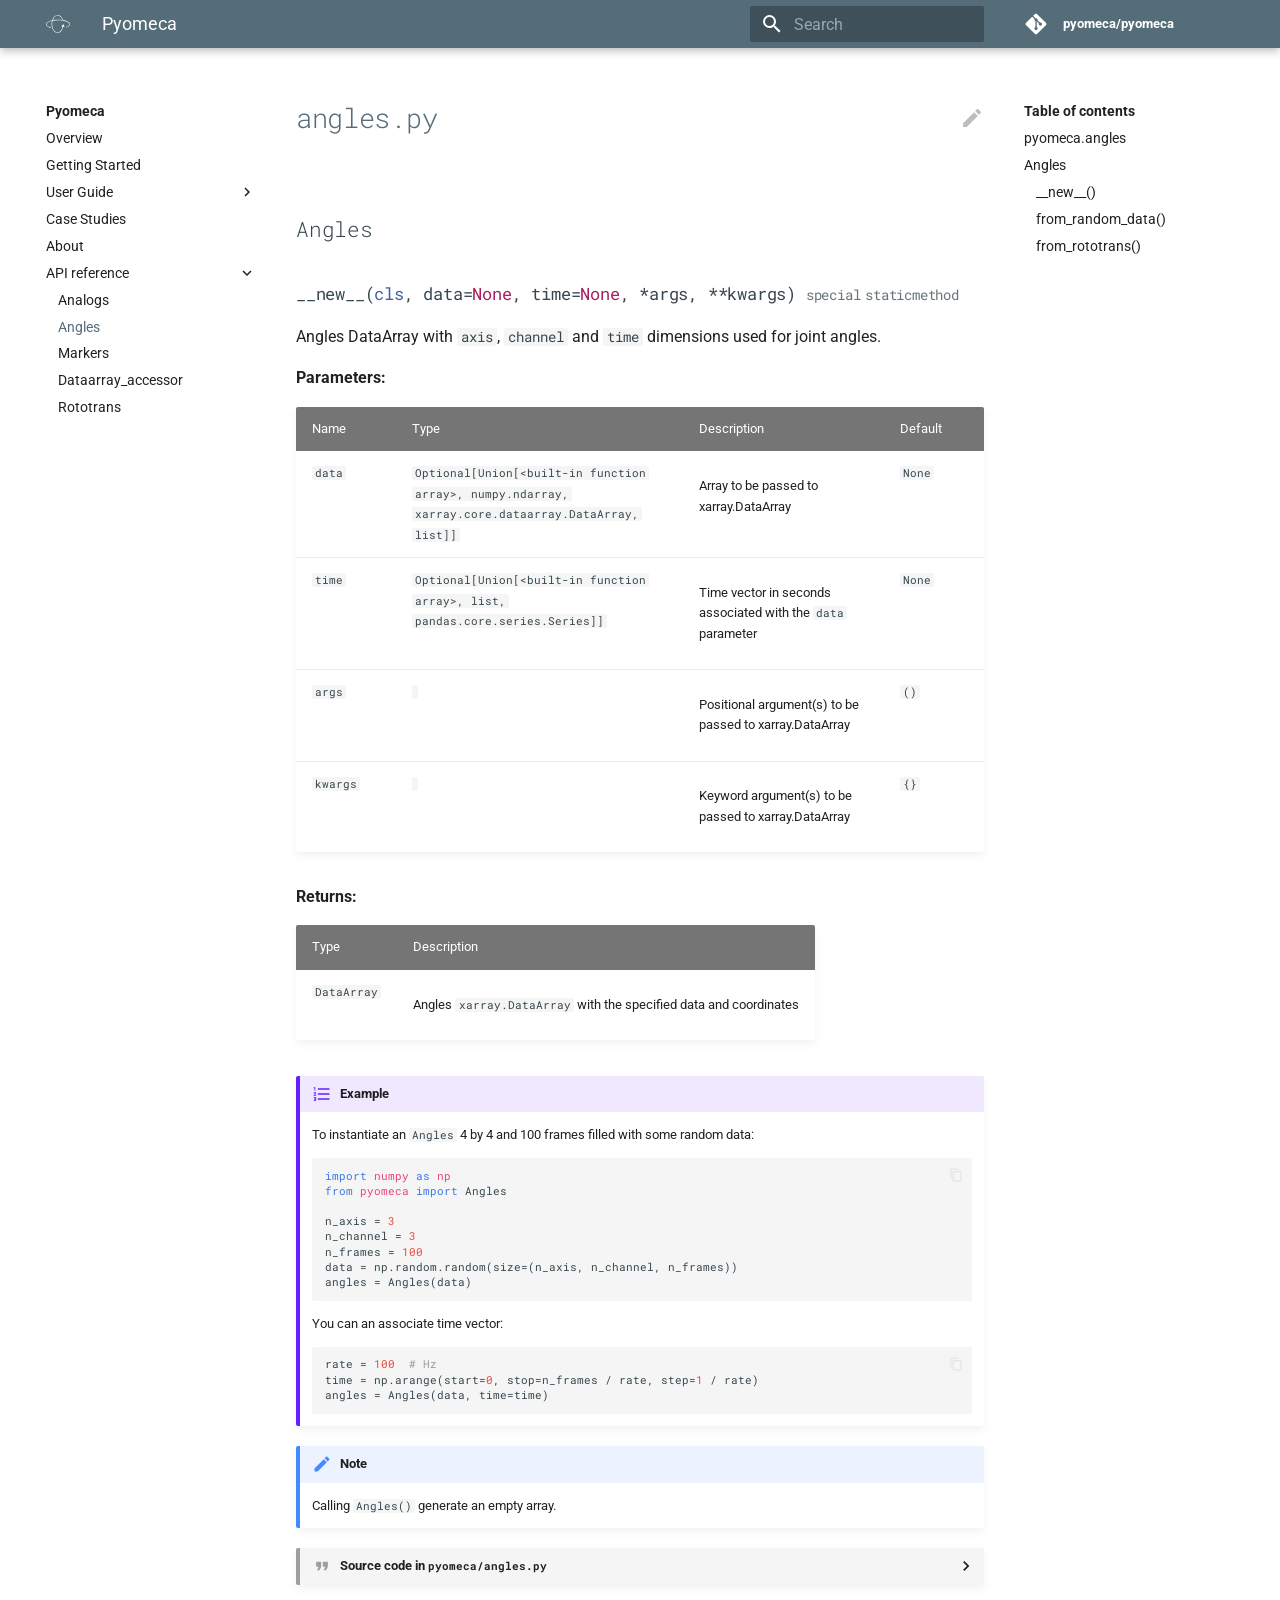
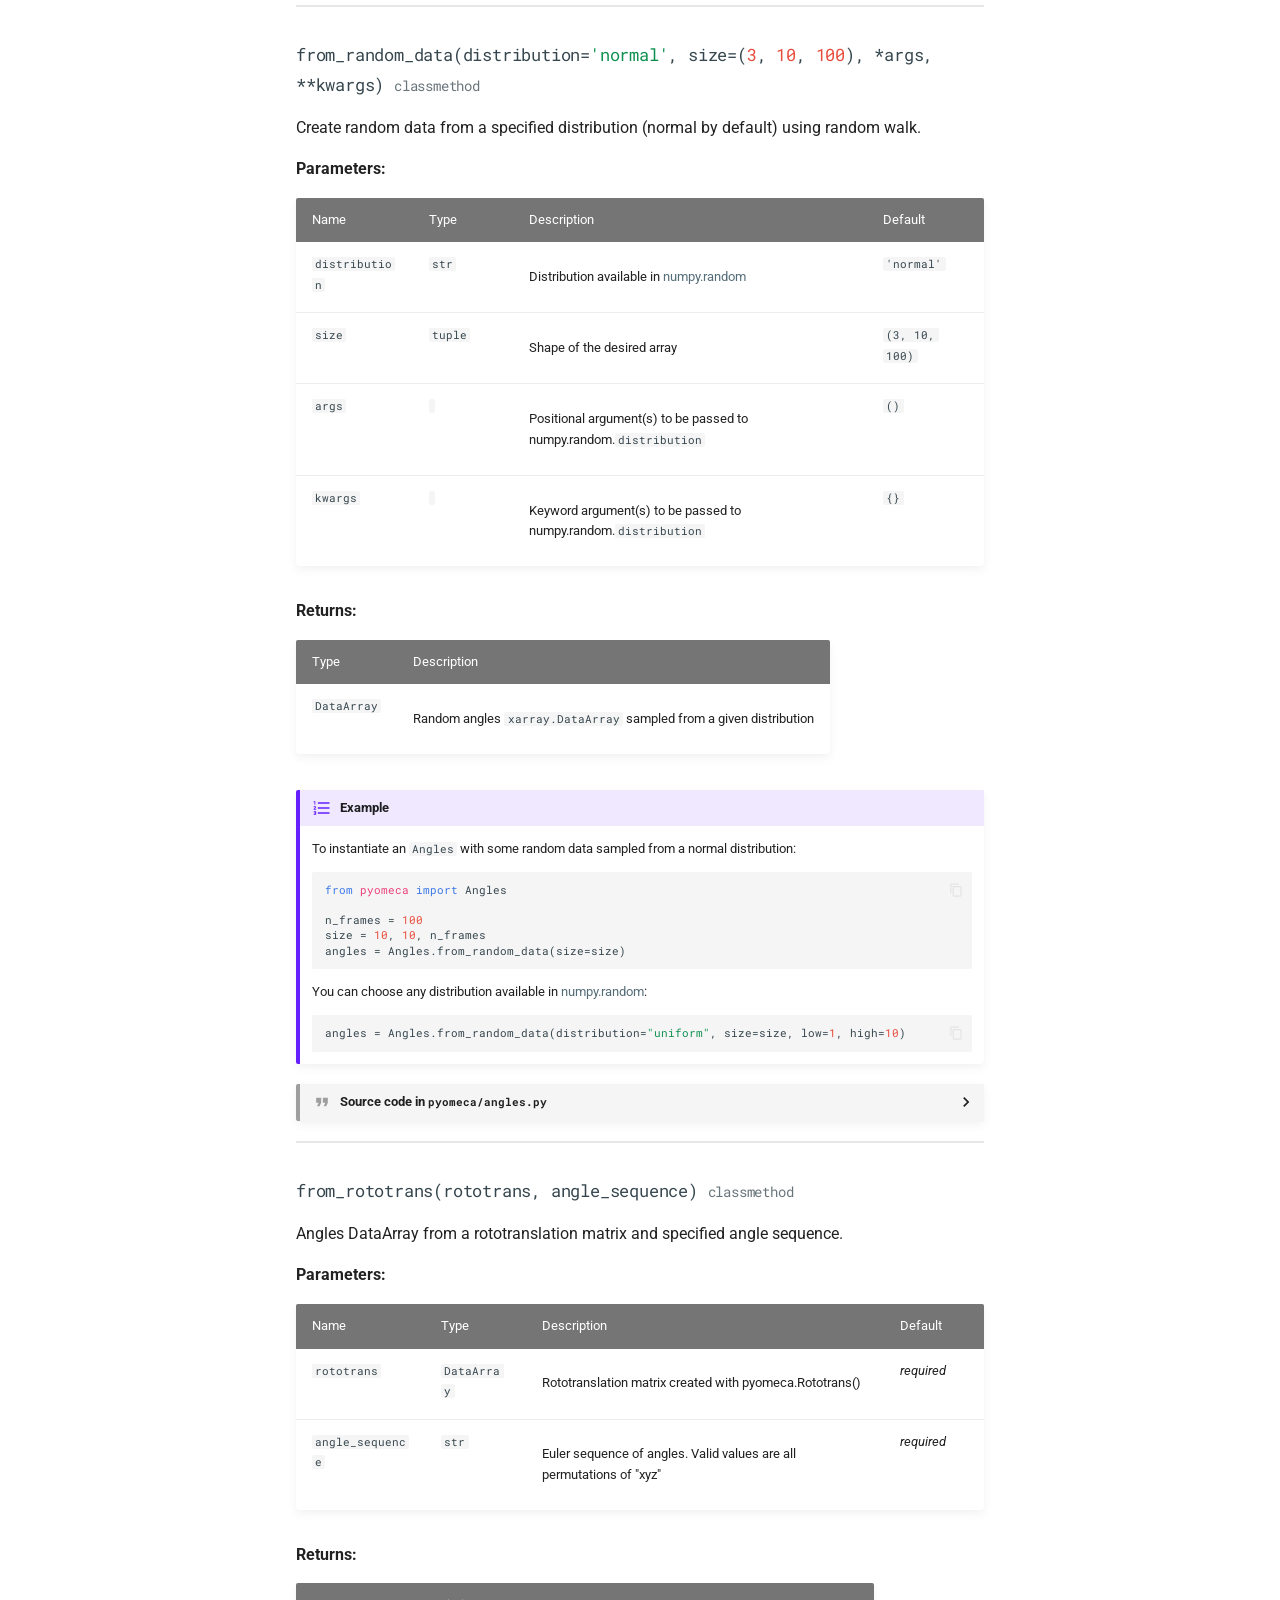
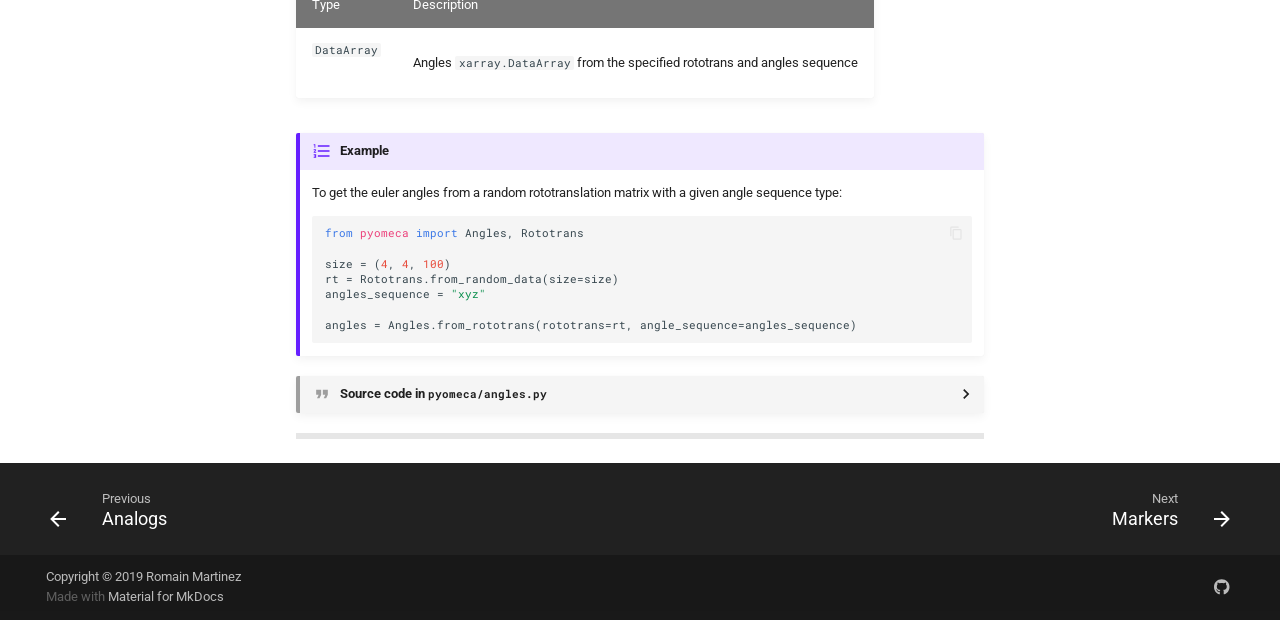
<file: api/angles/index.html>
<!DOCTYPE html>

<html class="no-js" lang="en">
<head>
<meta charset="utf-8"/>
<meta content="width=device-width,initial-scale=1" name="viewport"/>
<meta content="An Open-Source Framework for Biomechanical Analysis" name="description"/>
<link href="https://romainmartinez.github.io/pyomeca/api/angles/" rel="canonical"/>
<meta content="Romain Martinez" name="author"/>
<link href="../../images/favicon.ico" rel="shortcut icon"/>
<meta content="mkdocs-1.1, mkdocs-material-5.1.0" name="generator"/>
<title>Angles - Pyomeca</title>
<link href="../../assets/stylesheets/main.89dc9fe3.min.css" rel="stylesheet"/>
<link href="../../assets/stylesheets/palette.ecd4686e.min.css" rel="stylesheet"/>
<meta content="#546e7a" name="theme-color"/>
<link crossorigin="" href="https://fonts.gstatic.com" rel="preconnect"/>
<link href="https://fonts.googleapis.com/css?family=Roboto:300,400,400i,700%7CRoboto+Mono&amp;display=fallback" rel="stylesheet"/>
<style>body,input{font-family:"Roboto",-apple-system,BlinkMacSystemFont,Helvetica,Arial,sans-serif}code,kbd,pre{font-family:"Roboto Mono",SFMono-Regular,Consolas,Menlo,monospace}</style>
<link href="../../custom.css" rel="stylesheet"/>
</head>
<body data-md-color-accent="teal" data-md-color-primary="blue-grey" dir="ltr">
<input autocomplete="off" class="md-toggle" data-md-toggle="drawer" id="__drawer" type="checkbox"/>
<input autocomplete="off" class="md-toggle" data-md-toggle="search" id="__search" type="checkbox"/>
<label class="md-overlay" for="__drawer"></label>
<div data-md-component="skip">
<a class="md-skip" href="#anglespy">
          Skip to content
        </a>
</div>
<div data-md-component="announce">
</div>
<header class="md-header" data-md-component="header">
<nav aria-label="Header" class="md-header-nav md-grid">
<a aria-label="Pyomeca" class="md-header-nav__button md-logo" href="https://romainmartinez.github.io/pyomeca/" title="Pyomeca">
<img alt="logo" src="../../images/logo.svg"/>
</a>
<label class="md-header-nav__button md-icon" for="__drawer">
<svg viewbox="0 0 24 24" xmlns="http://www.w3.org/2000/svg"><path d="M3,6H21V8H3V6M3,11H21V13H3V11M3,16H21V18H3V16Z"></path></svg>
</label>
<div class="md-header-nav__title" data-md-component="header-title">
<div class="md-header-nav__ellipsis">
<span class="md-header-nav__topic md-ellipsis">
            Pyomeca
          </span>
<span class="md-header-nav__topic md-ellipsis">
            
              Angles
            
          </span>
</div>
</div>
<label class="md-header-nav__button md-icon" for="__search">
<svg viewbox="0 0 24 24" xmlns="http://www.w3.org/2000/svg"><path d="M9.5,3A6.5,6.5 0 0,1 16,9.5C16,11.11 15.41,12.59 14.44,13.73L14.71,14H15.5L20.5,19L19,20.5L14,15.5V14.71L13.73,14.44C12.59,15.41 11.11,16 9.5,16A6.5,6.5 0 0,1 3,9.5A6.5,6.5 0 0,1 9.5,3M9.5,5C7,5 5,7 5,9.5C5,12 7,14 9.5,14C12,14 14,12 14,9.5C14,7 12,5 9.5,5Z"></path></svg>
</label>
<div class="md-search" data-md-component="search" role="dialog">
<label class="md-search__overlay" for="__search"></label>
<div class="md-search__inner" role="search">
<form class="md-search__form" name="search">
<input aria-label="Search" autocapitalize="off" autocomplete="off" autocorrect="off" class="md-search__input" data-md-component="search-query" data-md-state="active" name="query" placeholder="Search" spellcheck="false" type="text"/>
<label class="md-search__icon md-icon" for="__search">
<svg viewbox="0 0 24 24" xmlns="http://www.w3.org/2000/svg"><path d="M9.5,3A6.5,6.5 0 0,1 16,9.5C16,11.11 15.41,12.59 14.44,13.73L14.71,14H15.5L20.5,19L19,20.5L14,15.5V14.71L13.73,14.44C12.59,15.41 11.11,16 9.5,16A6.5,6.5 0 0,1 3,9.5A6.5,6.5 0 0,1 9.5,3M9.5,5C7,5 5,7 5,9.5C5,12 7,14 9.5,14C12,14 14,12 14,9.5C14,7 12,5 9.5,5Z"></path></svg>
<svg viewbox="0 0 24 24" xmlns="http://www.w3.org/2000/svg"><path d="M20,11V13H8L13.5,18.5L12.08,19.92L4.16,12L12.08,4.08L13.5,5.5L8,11H20Z"></path></svg>
</label>
<button aria-label="Clear" class="md-search__icon md-icon" data-md-component="search-reset" tabindex="-1" type="reset">
<svg viewbox="0 0 24 24" xmlns="http://www.w3.org/2000/svg"><path d="M19,6.41L17.59,5L12,10.59L6.41,5L5,6.41L10.59,12L5,17.59L6.41,19L12,13.41L17.59,19L19,17.59L13.41,12L19,6.41Z"></path></svg>
</button>
</form>
<div class="md-search__output">
<div class="md-search__scrollwrap" data-md-scrollfix="">
<div class="md-search-result" data-md-component="search-result">
<div class="md-search-result__meta">
            Type to start searching
          </div>
<ol class="md-search-result__list"></ol>
</div>
</div>
</div>
</div>
</div>
<div class="md-header-nav__source">
<a class="md-source" href="https://github.com/pyomeca/pyomeca/" title="Go to repository">
<div class="md-source__icon md-icon">
<svg viewbox="0 0 448 512" xmlns="http://www.w3.org/2000/svg"><path d="M439.55 236.05L244 40.45a28.87 28.87 0 0 0-40.81 0l-40.66 40.63 51.52 51.52c27.06-9.14 52.68 16.77 43.39 43.68l49.66 49.66c34.23-11.8 61.18 31 35.47 56.69-26.49 26.49-70.21-2.87-56-37.34L240.22 199v121.85c25.3 12.54 22.26 41.85 9.08 55a34.34 34.34 0 0 1-48.55 0c-17.57-17.6-11.07-46.91 11.25-56v-123c-20.8-8.51-24.6-30.74-18.64-45L142.57 101 8.45 235.14a28.86 28.86 0 0 0 0 40.81l195.61 195.6a28.86 28.86 0 0 0 40.8 0l194.69-194.69a28.86 28.86 0 0 0 0-40.81z"></path></svg>
</div>
<div class="md-source__repository">
    pyomeca/pyomeca
  </div>
</a>
</div>
</nav>
</header>
<div class="md-container" data-md-component="container">
<main class="md-main" data-md-component="main">
<div class="md-main__inner md-grid">
<div class="md-sidebar md-sidebar--primary" data-md-component="navigation">
<div class="md-sidebar__scrollwrap">
<div class="md-sidebar__inner">
<nav aria-label="Navigation" class="md-nav md-nav--primary" data-md-level="0">
<label class="md-nav__title" for="__drawer">
<a aria-label="Pyomeca" class="md-nav__button md-logo" href="https://romainmartinez.github.io/pyomeca/" title="Pyomeca">
<img alt="logo" src="../../images/logo.svg"/>
</a>
    Pyomeca
  </label>
<div class="md-nav__source">
<a class="md-source" href="https://github.com/pyomeca/pyomeca/" title="Go to repository">
<div class="md-source__icon md-icon">
<svg viewbox="0 0 448 512" xmlns="http://www.w3.org/2000/svg"><path d="M439.55 236.05L244 40.45a28.87 28.87 0 0 0-40.81 0l-40.66 40.63 51.52 51.52c27.06-9.14 52.68 16.77 43.39 43.68l49.66 49.66c34.23-11.8 61.18 31 35.47 56.69-26.49 26.49-70.21-2.87-56-37.34L240.22 199v121.85c25.3 12.54 22.26 41.85 9.08 55a34.34 34.34 0 0 1-48.55 0c-17.57-17.6-11.07-46.91 11.25-56v-123c-20.8-8.51-24.6-30.74-18.64-45L142.57 101 8.45 235.14a28.86 28.86 0 0 0 0 40.81l195.61 195.6a28.86 28.86 0 0 0 40.8 0l194.69-194.69a28.86 28.86 0 0 0 0-40.81z"></path></svg>
</div>
<div class="md-source__repository">
    pyomeca/pyomeca
  </div>
</a>
</div>
<ul class="md-nav__list" data-md-scrollfix="">
<li class="md-nav__item">
<a class="md-nav__link" href="../../overview/" title="Overview">
      Overview
    </a>
</li>
<li class="md-nav__item">
<a class="md-nav__link" href="../../getting-started/" title="Getting Started">
      Getting Started
    </a>
</li>
<li class="md-nav__item md-nav__item--nested">
<input class="md-nav__toggle md-toggle" data-md-toggle="nav-3" id="nav-3" type="checkbox"/>
<label class="md-nav__link" for="nav-3">
      User Guide
      <span class="md-nav__icon md-icon">
<svg viewbox="0 0 24 24" xmlns="http://www.w3.org/2000/svg"><path d="M8.59,16.58L13.17,12L8.59,7.41L10,6L16,12L10,18L8.59,16.58Z"></path></svg>
</span>
</label>
<nav aria-label="User Guide" class="md-nav" data-md-level="1">
<label class="md-nav__title" for="nav-3">
<span class="md-nav__icon md-icon">
<svg viewbox="0 0 24 24" xmlns="http://www.w3.org/2000/svg"><path d="M20,11V13H8L13.5,18.5L12.08,19.92L4.16,12L12.08,4.08L13.5,5.5L8,11H20Z"></path></svg>
</span>
        User Guide
      </label>
<ul class="md-nav__list" data-md-scrollfix="">
<li class="md-nav__item">
<a class="md-nav__link" href="../../object-creation/" title="Object creation">
      Object creation
    </a>
</li>
<li class="md-nav__item">
<a class="md-nav__link" href="../../data-processing/" title="Data processing">
      Data processing
    </a>
</li>
</ul>
</nav>
</li>
<li class="md-nav__item">
<a class="md-nav__link" href="../../case-studies/" title="Case Studies">
      Case Studies
    </a>
</li>
<li class="md-nav__item">
<a class="md-nav__link" href="../../about/" title="About">
      About
    </a>
</li>
<li class="md-nav__item md-nav__item--active md-nav__item--nested">
<input checked="" class="md-nav__toggle md-toggle" data-md-toggle="nav-6" id="nav-6" type="checkbox"/>
<label class="md-nav__link" for="nav-6">
      API reference
      <span class="md-nav__icon md-icon">
<svg viewbox="0 0 24 24" xmlns="http://www.w3.org/2000/svg"><path d="M8.59,16.58L13.17,12L8.59,7.41L10,6L16,12L10,18L8.59,16.58Z"></path></svg>
</span>
</label>
<nav aria-label="API reference" class="md-nav" data-md-level="1">
<label class="md-nav__title" for="nav-6">
<span class="md-nav__icon md-icon">
<svg viewbox="0 0 24 24" xmlns="http://www.w3.org/2000/svg"><path d="M20,11V13H8L13.5,18.5L12.08,19.92L4.16,12L12.08,4.08L13.5,5.5L8,11H20Z"></path></svg>
</span>
        API reference
      </label>
<ul class="md-nav__list" data-md-scrollfix="">
<li class="md-nav__item">
<a class="md-nav__link" href="../analogs/" title="Analogs">
      Analogs
    </a>
</li>
<li class="md-nav__item md-nav__item--active">
<input class="md-nav__toggle md-toggle" data-md-toggle="toc" id="__toc" type="checkbox"/>
<label class="md-nav__link md-nav__link--active" for="__toc">
        Angles
        <span class="md-nav__icon md-icon">
<svg viewbox="0 0 24 24" xmlns="http://www.w3.org/2000/svg"><path d="M3,9H17V7H3V9M3,13H17V11H3V13M3,17H17V15H3V17M19,17H21V15H19V17M19,7V9H21V7H19M19,13H21V11H19V13Z"></path></svg>
</span>
</label>
<a class="md-nav__link md-nav__link--active" href="./" title="Angles">
      Angles
    </a>
<nav aria-label="Table of contents" class="md-nav md-nav--secondary">
<label class="md-nav__title" for="__toc">
<span class="md-nav__icon md-icon">
<svg viewbox="0 0 24 24" xmlns="http://www.w3.org/2000/svg"><path d="M20,11V13H8L13.5,18.5L12.08,19.92L4.16,12L12.08,4.08L13.5,5.5L8,11H20Z"></path></svg>
</span>
      Table of contents
    </label>
<ul class="md-nav__list" data-md-scrollfix="">
<li class="md-nav__item">
<a class="md-nav__link" href="#pyomeca.angles">
    pyomeca.angles
  </a>
</li>
<li class="md-nav__item">
<a class="md-nav__link" href="#pyomeca.angles.Angles">
    Angles
  </a>
<nav aria-label="Angles" class="md-nav">
<ul class="md-nav__list">
<li class="md-nav__item">
<a class="md-nav__link" href="#pyomeca.angles.Angles.__new__">
    __new__()
  </a>
</li>
<li class="md-nav__item">
<a class="md-nav__link" href="#pyomeca.angles.Angles.from_random_data">
    from_random_data()
  </a>
</li>
<li class="md-nav__item">
<a class="md-nav__link" href="#pyomeca.angles.Angles.from_rototrans">
    from_rototrans()
  </a>
</li>
</ul>
</nav>
</li>
</ul>
</nav>
</li>
<li class="md-nav__item">
<a class="md-nav__link" href="../markers/" title="Markers">
      Markers
    </a>
</li>
<li class="md-nav__item">
<a class="md-nav__link" href="../dataarray_accessor/" title="Dataarray_accessor">
      Dataarray_accessor
    </a>
</li>
<li class="md-nav__item">
<a class="md-nav__link" href="../rototrans/" title="Rototrans">
      Rototrans
    </a>
</li>
</ul>
</nav>
</li>
</ul>
</nav>
</div>
</div>
</div>
<div class="md-sidebar md-sidebar--secondary" data-md-component="toc">
<div class="md-sidebar__scrollwrap">
<div class="md-sidebar__inner">
<nav aria-label="Table of contents" class="md-nav md-nav--secondary">
<label class="md-nav__title" for="__toc">
<span class="md-nav__icon md-icon">
<svg viewbox="0 0 24 24" xmlns="http://www.w3.org/2000/svg"><path d="M20,11V13H8L13.5,18.5L12.08,19.92L4.16,12L12.08,4.08L13.5,5.5L8,11H20Z"></path></svg>
</span>
      Table of contents
    </label>
<ul class="md-nav__list" data-md-scrollfix="">
<li class="md-nav__item">
<a class="md-nav__link" href="#pyomeca.angles">
    pyomeca.angles
  </a>
</li>
<li class="md-nav__item">
<a class="md-nav__link" href="#pyomeca.angles.Angles">
    Angles
  </a>
<nav aria-label="Angles" class="md-nav">
<ul class="md-nav__list">
<li class="md-nav__item">
<a class="md-nav__link" href="#pyomeca.angles.Angles.__new__">
    __new__()
  </a>
</li>
<li class="md-nav__item">
<a class="md-nav__link" href="#pyomeca.angles.Angles.from_random_data">
    from_random_data()
  </a>
</li>
<li class="md-nav__item">
<a class="md-nav__link" href="#pyomeca.angles.Angles.from_rototrans">
    from_rototrans()
  </a>
</li>
</ul>
</nav>
</li>
</ul>
</nav>
</div>
</div>
</div>
<div class="md-content">
<article class="md-content__inner md-typeset">
<a class="md-content__button md-icon" href="https://github.com/pyomeca/pyomeca/edit/master/docs/api/angles.md" title="Edit this page">
<svg viewbox="0 0 24 24" xmlns="http://www.w3.org/2000/svg"><path d="M20.71,7.04C21.1,6.65 21.1,6 20.71,5.63L18.37,3.29C18,2.9 17.35,2.9 16.96,3.29L15.12,5.12L18.87,8.87M3,17.25V21H6.75L17.81,9.93L14.06,6.18L3,17.25Z"></path></svg>
</a>
<h1 id="anglespy"><a href="https://github.com/romainmartinez/pyomeca/blob/master/pyomeca/angles.py"><code>angles.py</code></a></h1>
<div class="doc doc-object doc-module">
<h2 class="hidden-toc" href="#pyomeca.angles" id="pyomeca.angles" style="visibility: hidden; width: 0; height: 0;">
</h2>
<div class="doc doc-contents first">
<div class="doc doc-children">
<div class="doc doc-object doc-class">
<h2 class="doc doc-heading" id="pyomeca.angles.Angles">
<code>Angles</code>
</h2>
<div class="doc doc-contents">
<div class="doc doc-children">
<div class="doc doc-object doc-method">
<h3 class="doc doc-heading" id="pyomeca.angles.Angles.__new__">
<code class="highlight language-python">
__new__<span class="p">(</span><span class="bp">cls</span><span class="p">,</span> <span class="n">data</span><span class="o">=</span><span class="kc">None</span><span class="p">,</span> <span class="n">time</span><span class="o">=</span><span class="kc">None</span><span class="p">,</span> <span class="o">*</span><span class="n">args</span><span class="p">,</span> <span class="o">**</span><span class="n">kwargs</span><span class="p">)</span> </code>
<span class="doc doc-properties">
<small class="doc doc-property doc-property-special"><code>special</code></small>
<small class="doc doc-property doc-property-staticmethod"><code>staticmethod</code></small>
</span>
</h3>
<div class="doc doc-contents">
<p>Angles DataArray with <code>axis</code>, <code>channel</code> and <code>time</code> dimensions
 used for joint angles.</p>
<p><strong>Parameters:</strong></p>
<table>
<thead>
<tr>
<th>Name</th>
<th>Type</th>
<th>Description</th>
<th>Default</th>
</tr>
</thead>
<tbody>
<tr>
<td><code>data</code></td>
<td><code>Optional[Union[&lt;built-in function array&gt;, numpy.ndarray, xarray.core.dataarray.DataArray, list]]</code></td>
<td>
<p>Array to be passed to xarray.DataArray</p>
</td>
<td><code>None</code></td>
</tr>
<tr>
<td><code>time</code></td>
<td><code>Optional[Union[&lt;built-in function array&gt;, list, pandas.core.series.Series]]</code></td>
<td>
<p>Time vector in seconds associated with the <code>data</code> parameter</p>
</td>
<td><code>None</code></td>
</tr>
<tr>
<td><code>args</code></td>
<td><code></code></td>
<td>
<p>Positional argument(s) to be passed to xarray.DataArray</p>
</td>
<td><code>()</code></td>
</tr>
<tr>
<td><code>kwargs</code></td>
<td><code></code></td>
<td>
<p>Keyword argument(s) to be passed to xarray.DataArray</p>
</td>
<td><code>{}</code></td>
</tr>
</tbody>
</table>
<p><strong>Returns:</strong></p>
<table>
<thead>
<tr>
<th>Type</th>
<th>Description</th>
</tr>
</thead>
<tbody>
<tr>
<td><code>DataArray</code></td>
<td>
<p>Angles <code>xarray.DataArray</code> with the specified data and coordinates</p>
</td>
</tr>
</tbody>
</table>
<div class="admonition example">
<p class="admonition-title">Example</p>
<p>To instantiate an <code>Angles</code> 4 by 4 and 100 frames filled with some random data:</p>
<div class="highlight">
<pre><span></span><code><span class="kn">import</span> <span class="nn">numpy</span> <span class="k">as</span> <span class="nn">np</span>
<span class="kn">from</span> <span class="nn">pyomeca</span> <span class="kn">import</span> <span class="n">Angles</span>

<span class="n">n_axis</span> <span class="o">=</span> <span class="mi">3</span>
<span class="n">n_channel</span> <span class="o">=</span> <span class="mi">3</span>
<span class="n">n_frames</span> <span class="o">=</span> <span class="mi">100</span>
<span class="n">data</span> <span class="o">=</span> <span class="n">np</span><span class="o">.</span><span class="n">random</span><span class="o">.</span><span class="n">random</span><span class="p">(</span><span class="n">size</span><span class="o">=</span><span class="p">(</span><span class="n">n_axis</span><span class="p">,</span> <span class="n">n_channel</span><span class="p">,</span> <span class="n">n_frames</span><span class="p">))</span>
<span class="n">angles</span> <span class="o">=</span> <span class="n">Angles</span><span class="p">(</span><span class="n">data</span><span class="p">)</span>
</code></pre>
</div>
<p>You can an associate time vector:</p>
<div class="highlight">
<pre><span></span><code><span class="n">rate</span> <span class="o">=</span> <span class="mi">100</span>  <span class="c1"># Hz</span>
<span class="n">time</span> <span class="o">=</span> <span class="n">np</span><span class="o">.</span><span class="n">arange</span><span class="p">(</span><span class="n">start</span><span class="o">=</span><span class="mi">0</span><span class="p">,</span> <span class="n">stop</span><span class="o">=</span><span class="n">n_frames</span> <span class="o">/</span> <span class="n">rate</span><span class="p">,</span> <span class="n">step</span><span class="o">=</span><span class="mi">1</span> <span class="o">/</span> <span class="n">rate</span><span class="p">)</span>
<span class="n">angles</span> <span class="o">=</span> <span class="n">Angles</span><span class="p">(</span><span class="n">data</span><span class="p">,</span> <span class="n">time</span><span class="o">=</span><span class="n">time</span><span class="p">)</span>
</code></pre>
</div>
</div>
<div class="admonition note">
<p class="admonition-title">Note</p>
<p>Calling <code>Angles()</code> generate an empty array.</p>
</div>
<details class="quote">
<summary>Source code in <code>pyomeca/angles.py</code></summary>
<table class="highlighttable">
<tr>
<td class="linenos">
<div class="linenodiv">
<pre><span></span>11
12
13
14
15
16
17
18
19
20
21
22
23
24
25
26
27
28
29
30
31
32
33
34
35
36
37
38
39
40
41
42
43
44
45
46
47
48
49
50
51
52
53
54
55
56
57
58
59
60
61
62
63
64
65
66
67
68</pre>
</div>
</td>
<td class="code">
<div class="highlight">
<pre><span></span><code><span class="k">def</span> <span class="fm">__new__</span><span class="p">(</span>
    <span class="bp">cls</span><span class="p">,</span>
    <span class="n">data</span><span class="p">:</span> <span class="n">Optional</span><span class="p">[</span><span class="n">Union</span><span class="p">[</span><span class="n">np</span><span class="o">.</span><span class="n">array</span><span class="p">,</span> <span class="n">np</span><span class="o">.</span><span class="n">ndarray</span><span class="p">,</span> <span class="n">xr</span><span class="o">.</span><span class="n">DataArray</span><span class="p">,</span> <span class="nb">list</span><span class="p">]]</span> <span class="o">=</span> <span class="kc">None</span><span class="p">,</span>
    <span class="n">time</span><span class="p">:</span> <span class="n">Optional</span><span class="p">[</span><span class="n">Union</span><span class="p">[</span><span class="n">np</span><span class="o">.</span><span class="n">array</span><span class="p">,</span> <span class="nb">list</span><span class="p">,</span> <span class="n">pd</span><span class="o">.</span><span class="n">Series</span><span class="p">]]</span> <span class="o">=</span> <span class="kc">None</span><span class="p">,</span>
    <span class="o">*</span><span class="n">args</span><span class="p">,</span>
    <span class="o">**</span><span class="n">kwargs</span><span class="p">,</span>
<span class="p">)</span> <span class="o">-&gt;</span> <span class="n">xr</span><span class="o">.</span><span class="n">DataArray</span><span class="p">:</span>
    <span class="sd">"""</span>
<span class="sd">    Angles DataArray with `axis`, `channel` and `time` dimensions</span>
<span class="sd">     used for joint angles.</span>

<span class="sd">    Arguments:</span>
<span class="sd">        data: Array to be passed to xarray.DataArray</span>
<span class="sd">        time: Time vector in seconds associated with the `data` parameter</span>
<span class="sd">        args: Positional argument(s) to be passed to xarray.DataArray</span>
<span class="sd">        kwargs: Keyword argument(s) to be passed to xarray.DataArray</span>

<span class="sd">    Returns:</span>
<span class="sd">        Angles `xarray.DataArray` with the specified data and coordinates</span>

<span class="sd">    !!! example</span>
<span class="sd">        To instantiate an `Angles` 4 by 4 and 100 frames filled with some random data:</span>

<span class="sd">        ```python</span>
<span class="sd">        import numpy as np</span>
<span class="sd">        from pyomeca import Angles</span>

<span class="sd">        n_axis = 3</span>
<span class="sd">        n_channel = 3</span>
<span class="sd">        n_frames = 100</span>
<span class="sd">        data = np.random.random(size=(n_axis, n_channel, n_frames))</span>
<span class="sd">        angles = Angles(data)</span>
<span class="sd">        ```</span>

<span class="sd">        You can an associate time vector:</span>

<span class="sd">        ```python</span>
<span class="sd">        rate = 100  # Hz</span>
<span class="sd">        time = np.arange(start=0, stop=n_frames / rate, step=1 / rate)</span>
<span class="sd">        angles = Angles(data, time=time)</span>
<span class="sd">        ```</span>

<span class="sd">    !!! note</span>
<span class="sd">        Calling `Angles()` generate an empty array.</span>
<span class="sd">    """</span>
    <span class="n">coords</span> <span class="o">=</span> <span class="p">{}</span>
    <span class="k">if</span> <span class="n">data</span> <span class="ow">is</span> <span class="kc">None</span><span class="p">:</span>
        <span class="n">data</span> <span class="o">=</span> <span class="n">np</span><span class="o">.</span><span class="n">ndarray</span><span class="p">((</span><span class="mi">0</span><span class="p">,</span> <span class="mi">0</span><span class="p">,</span> <span class="mi">0</span><span class="p">))</span>
    <span class="k">if</span> <span class="n">time</span> <span class="ow">is</span> <span class="ow">not</span> <span class="kc">None</span><span class="p">:</span>
        <span class="n">coords</span><span class="p">[</span><span class="s2">"time"</span><span class="p">]</span> <span class="o">=</span> <span class="n">time</span>
    <span class="k">return</span> <span class="n">xr</span><span class="o">.</span><span class="n">DataArray</span><span class="p">(</span>
        <span class="n">data</span><span class="o">=</span><span class="n">data</span><span class="p">,</span>
        <span class="n">dims</span><span class="o">=</span><span class="p">(</span><span class="s2">"axis"</span><span class="p">,</span> <span class="s2">"channel"</span><span class="p">,</span> <span class="s2">"time"</span><span class="p">),</span>
        <span class="n">coords</span><span class="o">=</span><span class="n">coords</span><span class="p">,</span>
        <span class="n">name</span><span class="o">=</span><span class="s2">"angles"</span><span class="p">,</span>
        <span class="o">*</span><span class="n">args</span><span class="p">,</span>
        <span class="o">**</span><span class="n">kwargs</span><span class="p">,</span>
    <span class="p">)</span>
</code></pre>
</div>
</td>
</tr>
</table>
</details>
</div>
</div>
<div class="doc doc-object doc-method">
<h3 class="doc doc-heading" id="pyomeca.angles.Angles.from_random_data">
<code class="highlight language-python">
from_random_data<span class="p">(</span><span class="n">distribution</span><span class="o">=</span><span class="s1">'normal'</span><span class="p">,</span> <span class="n">size</span><span class="o">=</span><span class="p">(</span><span class="mi">3</span><span class="p">,</span> <span class="mi">10</span><span class="p">,</span> <span class="mi">100</span><span class="p">),</span> <span class="o">*</span><span class="n">args</span><span class="p">,</span> <span class="o">**</span><span class="n">kwargs</span><span class="p">)</span> </code>
<span class="doc doc-properties">
<small class="doc doc-property doc-property-classmethod"><code>classmethod</code></small>
</span>
</h3>
<div class="doc doc-contents">
<p>Create random data from a specified distribution (normal by default) using random walk.</p>
<p><strong>Parameters:</strong></p>
<table>
<thead>
<tr>
<th>Name</th>
<th>Type</th>
<th>Description</th>
<th>Default</th>
</tr>
</thead>
<tbody>
<tr>
<td><code>distribution</code></td>
<td><code>str</code></td>
<td>
<p>Distribution available in
<a href="https://docs.scipy.org/doc/numpy-1.14.0/reference/routines.random.html#distributions">numpy.random</a></p>
</td>
<td><code>'normal'</code></td>
</tr>
<tr>
<td><code>size</code></td>
<td><code>tuple</code></td>
<td>
<p>Shape of the desired array</p>
</td>
<td><code>(3, 10, 100)</code></td>
</tr>
<tr>
<td><code>args</code></td>
<td><code></code></td>
<td>
<p>Positional argument(s) to be passed to numpy.random.<code>distribution</code></p>
</td>
<td><code>()</code></td>
</tr>
<tr>
<td><code>kwargs</code></td>
<td><code></code></td>
<td>
<p>Keyword argument(s) to be passed to numpy.random.<code>distribution</code></p>
</td>
<td><code>{}</code></td>
</tr>
</tbody>
</table>
<p><strong>Returns:</strong></p>
<table>
<thead>
<tr>
<th>Type</th>
<th>Description</th>
</tr>
</thead>
<tbody>
<tr>
<td><code>DataArray</code></td>
<td>
<p>Random angles <code>xarray.DataArray</code> sampled from a given distribution</p>
</td>
</tr>
</tbody>
</table>
<div class="admonition example">
<p class="admonition-title">Example</p>
<p>To instantiate an <code>Angles</code> with some random data sampled from a normal distribution:</p>
<div class="highlight">
<pre><span></span><code><span class="kn">from</span> <span class="nn">pyomeca</span> <span class="kn">import</span> <span class="n">Angles</span>

<span class="n">n_frames</span> <span class="o">=</span> <span class="mi">100</span>
<span class="n">size</span> <span class="o">=</span> <span class="mi">10</span><span class="p">,</span> <span class="mi">10</span><span class="p">,</span> <span class="n">n_frames</span>
<span class="n">angles</span> <span class="o">=</span> <span class="n">Angles</span><span class="o">.</span><span class="n">from_random_data</span><span class="p">(</span><span class="n">size</span><span class="o">=</span><span class="n">size</span><span class="p">)</span>
</code></pre>
</div>
<p>You can choose any distribution available in
    <a href="https://docs.scipy.org/doc/numpy-1.14.0/reference/routines.random.html#distributions">numpy.random</a>:</p>
<div class="highlight">
<pre><span></span><code><span class="n">angles</span> <span class="o">=</span> <span class="n">Angles</span><span class="o">.</span><span class="n">from_random_data</span><span class="p">(</span><span class="n">distribution</span><span class="o">=</span><span class="s2">"uniform"</span><span class="p">,</span> <span class="n">size</span><span class="o">=</span><span class="n">size</span><span class="p">,</span> <span class="n">low</span><span class="o">=</span><span class="mi">1</span><span class="p">,</span> <span class="n">high</span><span class="o">=</span><span class="mi">10</span><span class="p">)</span>
</code></pre>
</div>
</div>
<details class="quote">
<summary>Source code in <code>pyomeca/angles.py</code></summary>
<table class="highlighttable">
<tr>
<td class="linenos">
<div class="linenodiv">
<pre><span></span> 70
 71
 72
 73
 74
 75
 76
 77
 78
 79
 80
 81
 82
 83
 84
 85
 86
 87
 88
 89
 90
 91
 92
 93
 94
 95
 96
 97
 98
 99
100
101
102
103
104
105
106
107</pre>
</div>
</td>
<td class="code">
<div class="highlight">
<pre><span></span><code><span class="nd">@classmethod</span>
<span class="k">def</span> <span class="nf">from_random_data</span><span class="p">(</span>
    <span class="bp">cls</span><span class="p">,</span> <span class="n">distribution</span><span class="p">:</span> <span class="nb">str</span> <span class="o">=</span> <span class="s2">"normal"</span><span class="p">,</span> <span class="n">size</span><span class="p">:</span> <span class="nb">tuple</span> <span class="o">=</span> <span class="p">(</span><span class="mi">3</span><span class="p">,</span> <span class="mi">10</span><span class="p">,</span> <span class="mi">100</span><span class="p">),</span> <span class="o">*</span><span class="n">args</span><span class="p">,</span> <span class="o">**</span><span class="n">kwargs</span>
<span class="p">)</span> <span class="o">-&gt;</span> <span class="n">xr</span><span class="o">.</span><span class="n">DataArray</span><span class="p">:</span>
    <span class="sd">"""</span>
<span class="sd">    Create random data from a specified distribution (normal by default) using random walk.</span>

<span class="sd">    Arguments:</span>
<span class="sd">        distribution: Distribution available in</span>
<span class="sd">            [numpy.random](https://docs.scipy.org/doc/numpy-1.14.0/reference/routines.random.html#distributions)</span>
<span class="sd">        size: Shape of the desired array</span>
<span class="sd">        args: Positional argument(s) to be passed to numpy.random.`distribution`</span>
<span class="sd">        kwargs: Keyword argument(s) to be passed to numpy.random.`distribution`</span>

<span class="sd">    Returns:</span>
<span class="sd">        Random angles `xarray.DataArray` sampled from a given distribution</span>

<span class="sd">    !!! example</span>
<span class="sd">        To instantiate an `Angles` with some random data sampled from a normal distribution:</span>

<span class="sd">        ```python</span>
<span class="sd">        from pyomeca import Angles</span>

<span class="sd">        n_frames = 100</span>
<span class="sd">        size = 10, 10, n_frames</span>
<span class="sd">        angles = Angles.from_random_data(size=size)</span>
<span class="sd">        ```</span>

<span class="sd">        You can choose any distribution available in</span>
<span class="sd">            [numpy.random](https://docs.scipy.org/doc/numpy-1.14.0/reference/routines.random.html#distributions):</span>

<span class="sd">        ```python</span>
<span class="sd">        angles = Angles.from_random_data(distribution="uniform", size=size, low=1, high=10)</span>
<span class="sd">        ```</span>
<span class="sd">    """</span>
    <span class="k">return</span> <span class="n">Angles</span><span class="p">(</span>
        <span class="nb">getattr</span><span class="p">(</span><span class="n">np</span><span class="o">.</span><span class="n">random</span><span class="p">,</span> <span class="n">distribution</span><span class="p">)(</span><span class="n">size</span><span class="o">=</span><span class="n">size</span><span class="p">,</span> <span class="o">*</span><span class="n">args</span><span class="p">,</span> <span class="o">**</span><span class="n">kwargs</span><span class="p">)</span><span class="o">.</span><span class="n">cumsum</span><span class="p">(</span><span class="o">-</span><span class="mi">1</span><span class="p">)</span>
    <span class="p">)</span>
</code></pre>
</div>
</td>
</tr>
</table>
</details>
</div>
</div>
<div class="doc doc-object doc-method">
<h3 class="doc doc-heading" id="pyomeca.angles.Angles.from_rototrans">
<code class="highlight language-python">
from_rototrans<span class="p">(</span><span class="n">rototrans</span><span class="p">,</span> <span class="n">angle_sequence</span><span class="p">)</span> </code>
<span class="doc doc-properties">
<small class="doc doc-property doc-property-classmethod"><code>classmethod</code></small>
</span>
</h3>
<div class="doc doc-contents">
<p>Angles DataArray from a rototranslation matrix and specified angle sequence.</p>
<p><strong>Parameters:</strong></p>
<table>
<thead>
<tr>
<th>Name</th>
<th>Type</th>
<th>Description</th>
<th>Default</th>
</tr>
</thead>
<tbody>
<tr>
<td><code>rototrans</code></td>
<td><code>DataArray</code></td>
<td>
<p>Rototranslation matrix created with pyomeca.Rototrans()</p>
</td>
<td><em>required</em></td>
</tr>
<tr>
<td><code>angle_sequence</code></td>
<td><code>str</code></td>
<td>
<p>Euler sequence of angles. Valid values are all permutations of "xyz"</p>
</td>
<td><em>required</em></td>
</tr>
</tbody>
</table>
<p><strong>Returns:</strong></p>
<table>
<thead>
<tr>
<th>Type</th>
<th>Description</th>
</tr>
</thead>
<tbody>
<tr>
<td><code>DataArray</code></td>
<td>
<p>Angles <code>xarray.DataArray</code> from the specified rototrans and angles sequence</p>
</td>
</tr>
</tbody>
</table>
<div class="admonition example">
<p class="admonition-title">Example</p>
<p>To get the euler angles from a random rototranslation matrix with a given angle sequence type:</p>
<div class="highlight">
<pre><span></span><code><span class="kn">from</span> <span class="nn">pyomeca</span> <span class="kn">import</span> <span class="n">Angles</span><span class="p">,</span> <span class="n">Rototrans</span>

<span class="n">size</span> <span class="o">=</span> <span class="p">(</span><span class="mi">4</span><span class="p">,</span> <span class="mi">4</span><span class="p">,</span> <span class="mi">100</span><span class="p">)</span>
<span class="n">rt</span> <span class="o">=</span> <span class="n">Rototrans</span><span class="o">.</span><span class="n">from_random_data</span><span class="p">(</span><span class="n">size</span><span class="o">=</span><span class="n">size</span><span class="p">)</span>
<span class="n">angles_sequence</span> <span class="o">=</span> <span class="s2">"xyz"</span>

<span class="n">angles</span> <span class="o">=</span> <span class="n">Angles</span><span class="o">.</span><span class="n">from_rototrans</span><span class="p">(</span><span class="n">rototrans</span><span class="o">=</span><span class="n">rt</span><span class="p">,</span> <span class="n">angle_sequence</span><span class="o">=</span><span class="n">angles_sequence</span><span class="p">)</span>
</code></pre>
</div>
</div>
<details class="quote">
<summary>Source code in <code>pyomeca/angles.py</code></summary>
<table class="highlighttable">
<tr>
<td class="linenos">
<div class="linenodiv">
<pre><span></span>109
110
111
112
113
114
115
116
117
118
119
120
121
122
123
124
125
126
127
128
129
130
131
132
133
134
135
136</pre>
</div>
</td>
<td class="code">
<div class="highlight">
<pre><span></span><code><span class="nd">@classmethod</span>
<span class="k">def</span> <span class="nf">from_rototrans</span><span class="p">(</span>
    <span class="bp">cls</span><span class="p">,</span> <span class="n">rototrans</span><span class="p">:</span> <span class="n">xr</span><span class="o">.</span><span class="n">DataArray</span><span class="p">,</span> <span class="n">angle_sequence</span><span class="p">:</span> <span class="nb">str</span>
<span class="p">)</span> <span class="o">-&gt;</span> <span class="n">xr</span><span class="o">.</span><span class="n">DataArray</span><span class="p">:</span>
    <span class="sd">"""</span>
<span class="sd">    Angles DataArray from a rototranslation matrix and specified angle sequence.</span>

<span class="sd">    Arguments:</span>
<span class="sd">        rototrans: Rototranslation matrix created with pyomeca.Rototrans()</span>
<span class="sd">        angle_sequence: Euler sequence of angles. Valid values are all permutations of "xyz"</span>

<span class="sd">    Returns:</span>
<span class="sd">        Angles `xarray.DataArray` from the specified rototrans and angles sequence</span>

<span class="sd">    !!! example</span>
<span class="sd">        To get the euler angles from a random rototranslation matrix with a given angle sequence type:</span>

<span class="sd">        ```python</span>
<span class="sd">        from pyomeca import Angles, Rototrans</span>

<span class="sd">        size = (4, 4, 100)</span>
<span class="sd">        rt = Rototrans.from_random_data(size=size)</span>
<span class="sd">        angles_sequence = "xyz"</span>

<span class="sd">        angles = Angles.from_rototrans(rototrans=rt, angle_sequence=angles_sequence)</span>
<span class="sd">        ```</span>
<span class="sd">    """</span>
    <span class="k">return</span> <span class="n">angles</span><span class="o">.</span><span class="n">angles_from_rototrans</span><span class="p">(</span><span class="bp">cls</span><span class="p">,</span> <span class="n">rototrans</span><span class="p">,</span> <span class="n">angle_sequence</span><span class="p">)</span>
</code></pre>
</div>
</td>
</tr>
</table>
</details>
</div>
</div>
</div>
</div>
</div>
</div>
</div>
</div>
</article>
</div>
</div>
</main>
<footer class="md-footer">
<div class="md-footer-nav">
<nav aria-label="Footer" class="md-footer-nav__inner md-grid">
<a class="md-footer-nav__link md-footer-nav__link--prev" href="../analogs/" rel="prev" title="Analogs">
<div class="md-footer-nav__button md-icon">
<svg viewbox="0 0 24 24" xmlns="http://www.w3.org/2000/svg"><path d="M20,11V13H8L13.5,18.5L12.08,19.92L4.16,12L12.08,4.08L13.5,5.5L8,11H20Z"></path></svg>
</div>
<div class="md-footer-nav__title">
<div class="md-ellipsis">
<span class="md-footer-nav__direction">
                  Previous
                </span>
                Analogs
              </div>
</div>
</a>
<a class="md-footer-nav__link md-footer-nav__link--next" href="../markers/" rel="next" title="Markers">
<div class="md-footer-nav__title">
<div class="md-ellipsis">
<span class="md-footer-nav__direction">
                  Next
                </span>
                Markers
              </div>
</div>
<div class="md-footer-nav__button md-icon">
<svg viewbox="0 0 24 24" xmlns="http://www.w3.org/2000/svg"><path d="M4,11V13H16L10.5,18.5L11.92,19.92L19.84,12L11.92,4.08L10.5,5.5L16,11H4Z"></path></svg>
</div>
</a>
</nav>
</div>
<div class="md-footer-meta md-typeset">
<div class="md-footer-meta__inner md-grid">
<div class="md-footer-copyright">
<div class="md-footer-copyright__highlight">
            Copyright © 2019 Romain Martinez
          </div>
        
        Made with
        <a href="https://squidfunk.github.io/mkdocs-material/" rel="noopener" target="_blank">
          Material for MkDocs
        </a>
</div>
<div class="md-footer-social">
<a class="md-footer-social__link" href="https://github.com/romainmartinez" rel="noopener" target="_blank" title="github.com">
<svg viewbox="0 0 496 512" xmlns="http://www.w3.org/2000/svg"><path d="M165.9 397.4c0 2-2.3 3.6-5.2 3.6-3.3.3-5.6-1.3-5.6-3.6 0-2 2.3-3.6 5.2-3.6 3-.3 5.6 1.3 5.6 3.6zm-31.1-4.5c-.7 2 1.3 4.3 4.3 4.9 2.6 1 5.6 0 6.2-2s-1.3-4.3-4.3-5.2c-2.6-.7-5.5.3-6.2 2.3zm44.2-1.7c-2.9.7-4.9 2.6-4.6 4.9.3 2 2.9 3.3 5.9 2.6 2.9-.7 4.9-2.6 4.6-4.6-.3-1.9-3-3.2-5.9-2.9zM244.8 8C106.1 8 0 113.3 0 252c0 110.9 69.8 205.8 169.5 239.2 12.8 2.3 17.3-5.6 17.3-12.1 0-6.2-.3-40.4-.3-61.4 0 0-70 15-84.7-29.8 0 0-11.4-29.1-27.8-36.6 0 0-22.9-15.7 1.6-15.4 0 0 24.9 2 38.6 25.8 21.9 38.6 58.6 27.5 72.9 20.9 2.3-16 8.8-27.1 16-33.7-55.9-6.2-112.3-14.3-112.3-110.5 0-27.5 7.6-41.3 23.6-58.9-2.6-6.5-11.1-33.3 2.6-67.9 20.9-6.5 69 27 69 27 20-5.6 41.5-8.5 62.8-8.5s42.8 2.9 62.8 8.5c0 0 48.1-33.6 69-27 13.7 34.7 5.2 61.4 2.6 67.9 16 17.7 25.8 31.5 25.8 58.9 0 96.5-58.9 104.2-114.8 110.5 9.2 7.9 17 22.9 17 46.4 0 33.7-.3 75.4-.3 83.6 0 6.5 4.6 14.4 17.3 12.1C428.2 457.8 496 362.9 496 252 496 113.3 383.5 8 244.8 8zM97.2 352.9c-1.3 1-1 3.3.7 5.2 1.6 1.6 3.9 2.3 5.2 1 1.3-1 1-3.3-.7-5.2-1.6-1.6-3.9-2.3-5.2-1zm-10.8-8.1c-.7 1.3.3 2.9 2.3 3.9 1.6 1 3.6.7 4.3-.7.7-1.3-.3-2.9-2.3-3.9-2-.6-3.6-.3-4.3.7zm32.4 35.6c-1.6 1.3-1 4.3 1.3 6.2 2.3 2.3 5.2 2.6 6.5 1 1.3-1.3.7-4.3-1.3-6.2-2.2-2.3-5.2-2.6-6.5-1zm-11.4-14.7c-1.6 1-1.6 3.6 0 5.9 1.6 2.3 4.3 3.3 5.6 2.3 1.6-1.3 1.6-3.9 0-6.2-1.4-2.3-4-3.3-5.6-2z"></path></svg>
</a>
</div>
</div>
</div>
</footer>
</div>
<script src="../../assets/javascripts/vendor.36cbf620.min.js"></script>
<script src="../../assets/javascripts/bundle.00c583dd.min.js"></script><script id="__lang" type="application/json">{"clipboard.copy": "Copy to clipboard", "clipboard.copied": "Copied to clipboard", "search.config.lang": "en", "search.config.pipeline": "trimmer, stopWordFilter", "search.config.separator": "[\\s\\-]+", "search.result.placeholder": "Type to start searching", "search.result.none": "No matching documents", "search.result.one": "1 matching document", "search.result.other": "# matching documents"}</script>
<script>
        app = initialize({
          base: "../..",
          features: [],
          search: Object.assign({
            worker: "../../assets/javascripts/worker/search.7f7c8775.min.js"
          }, typeof search !== "undefined" && search)
        })
      </script>
</body>
</html>
</file>
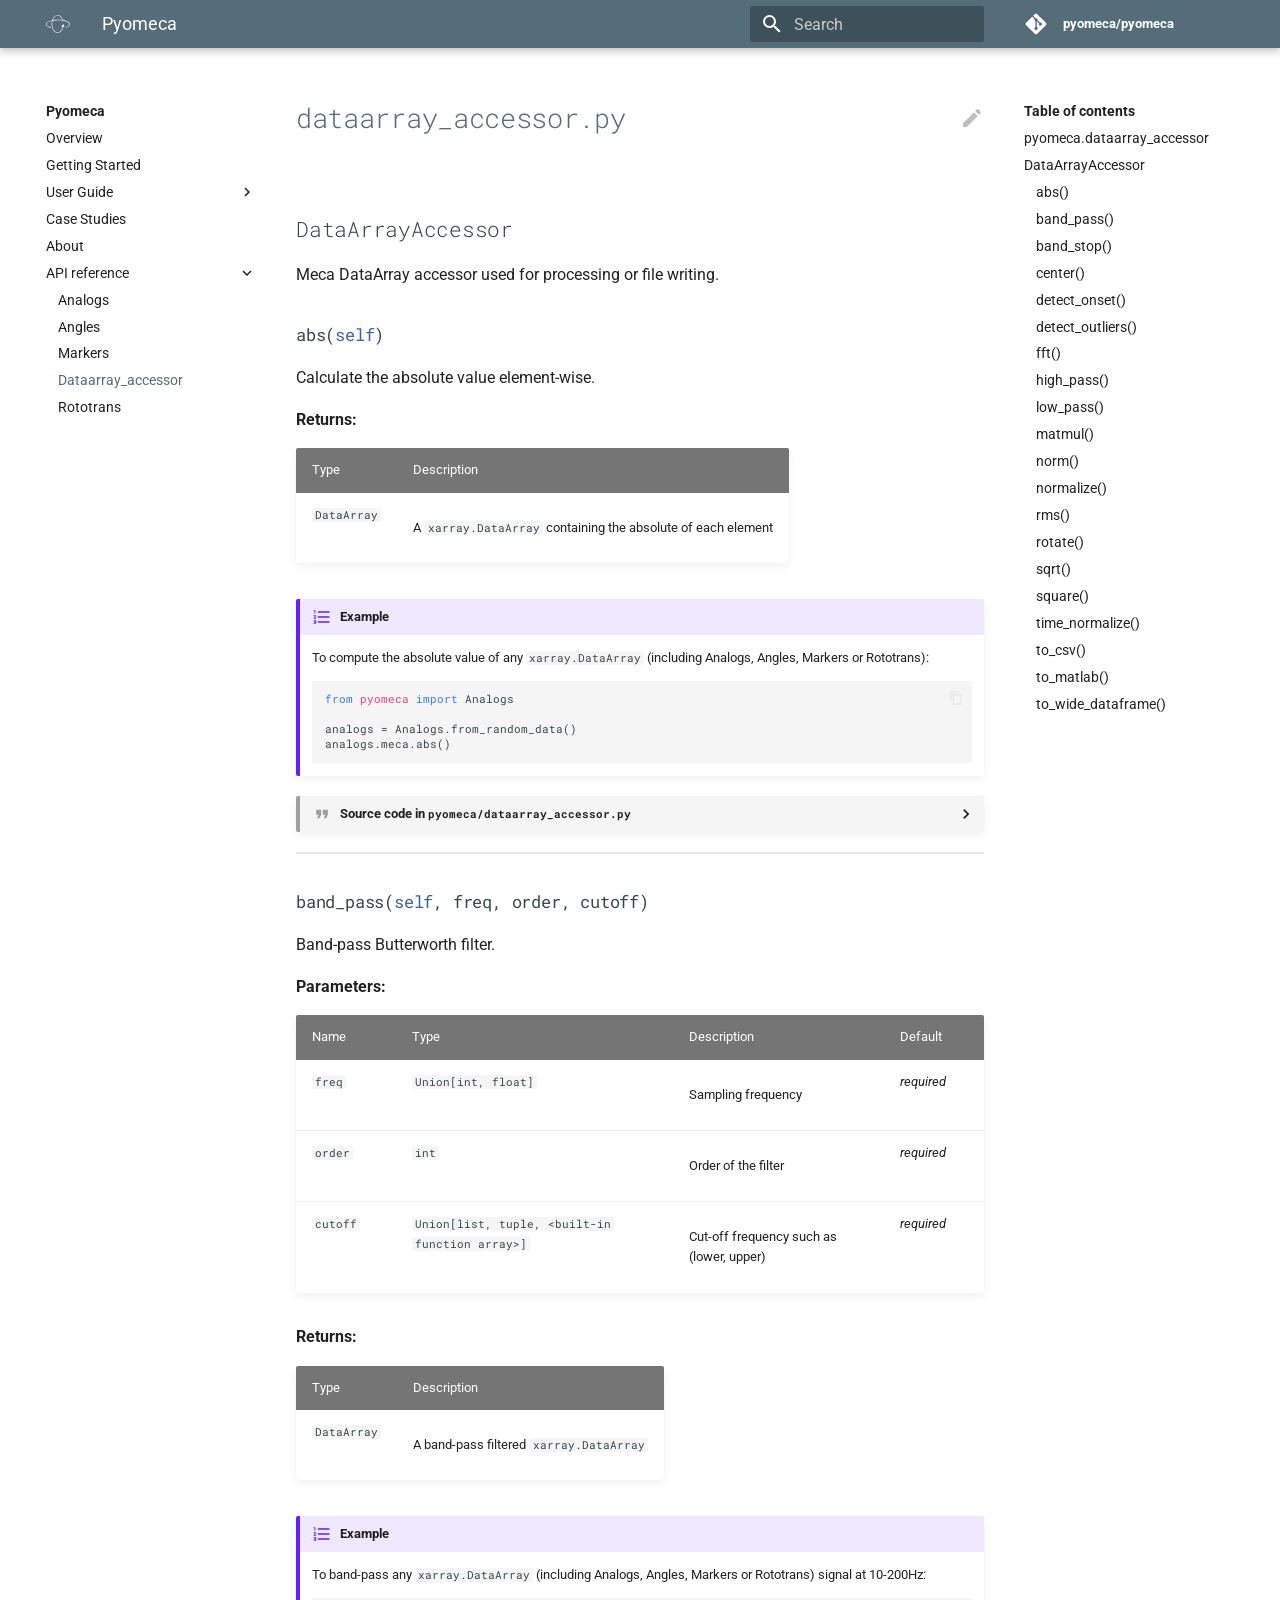
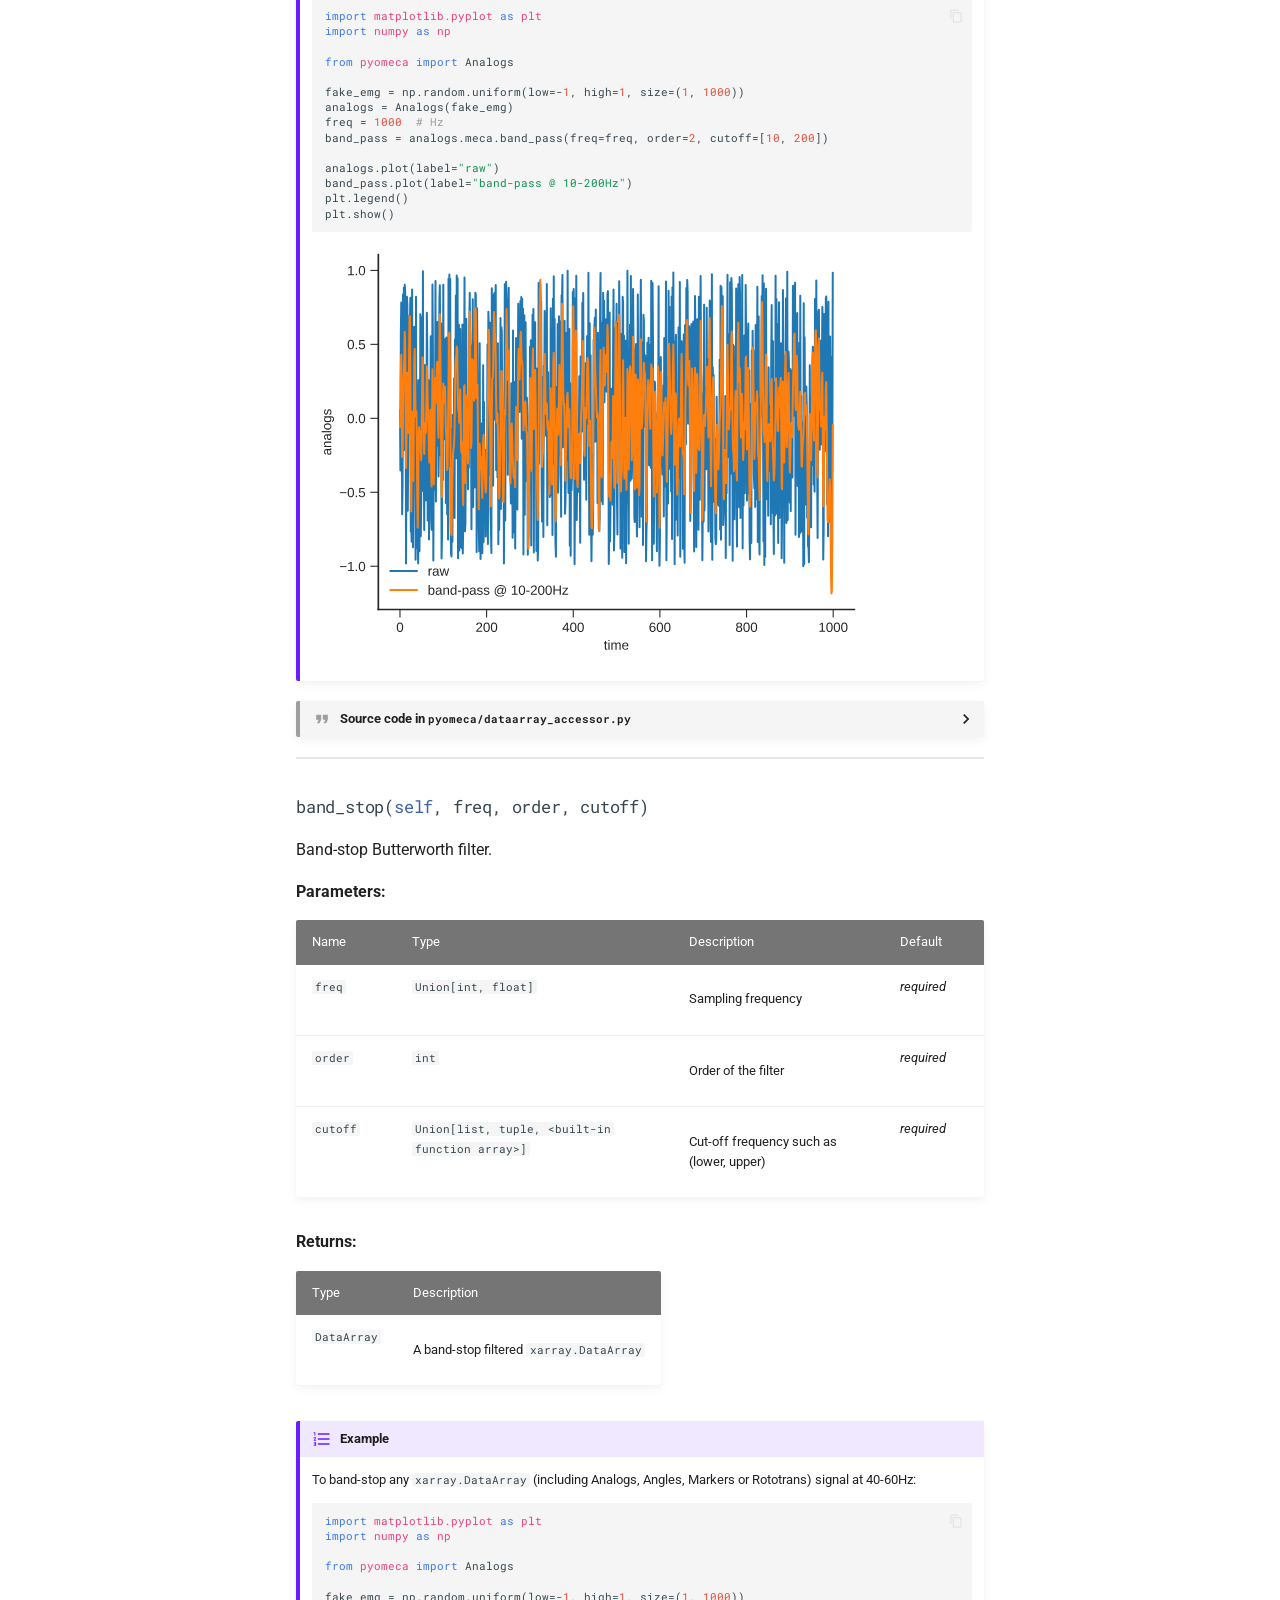
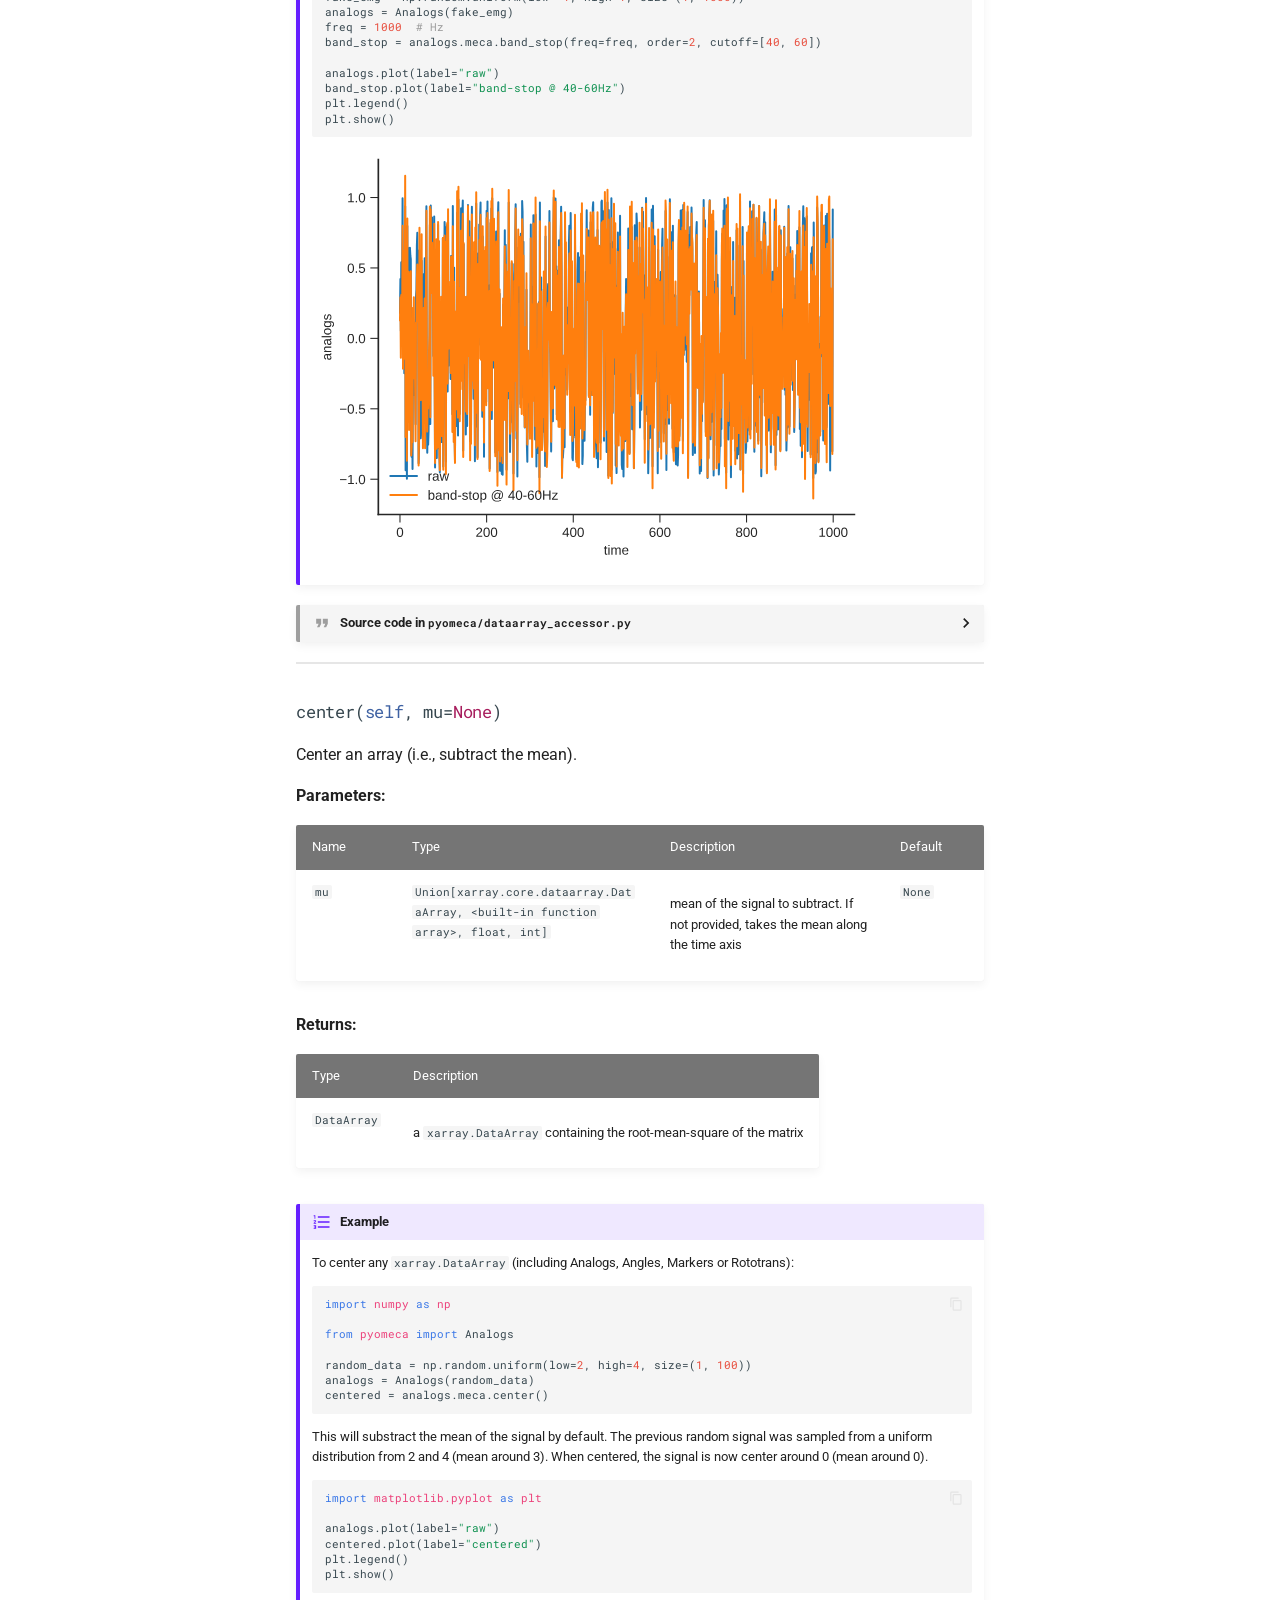
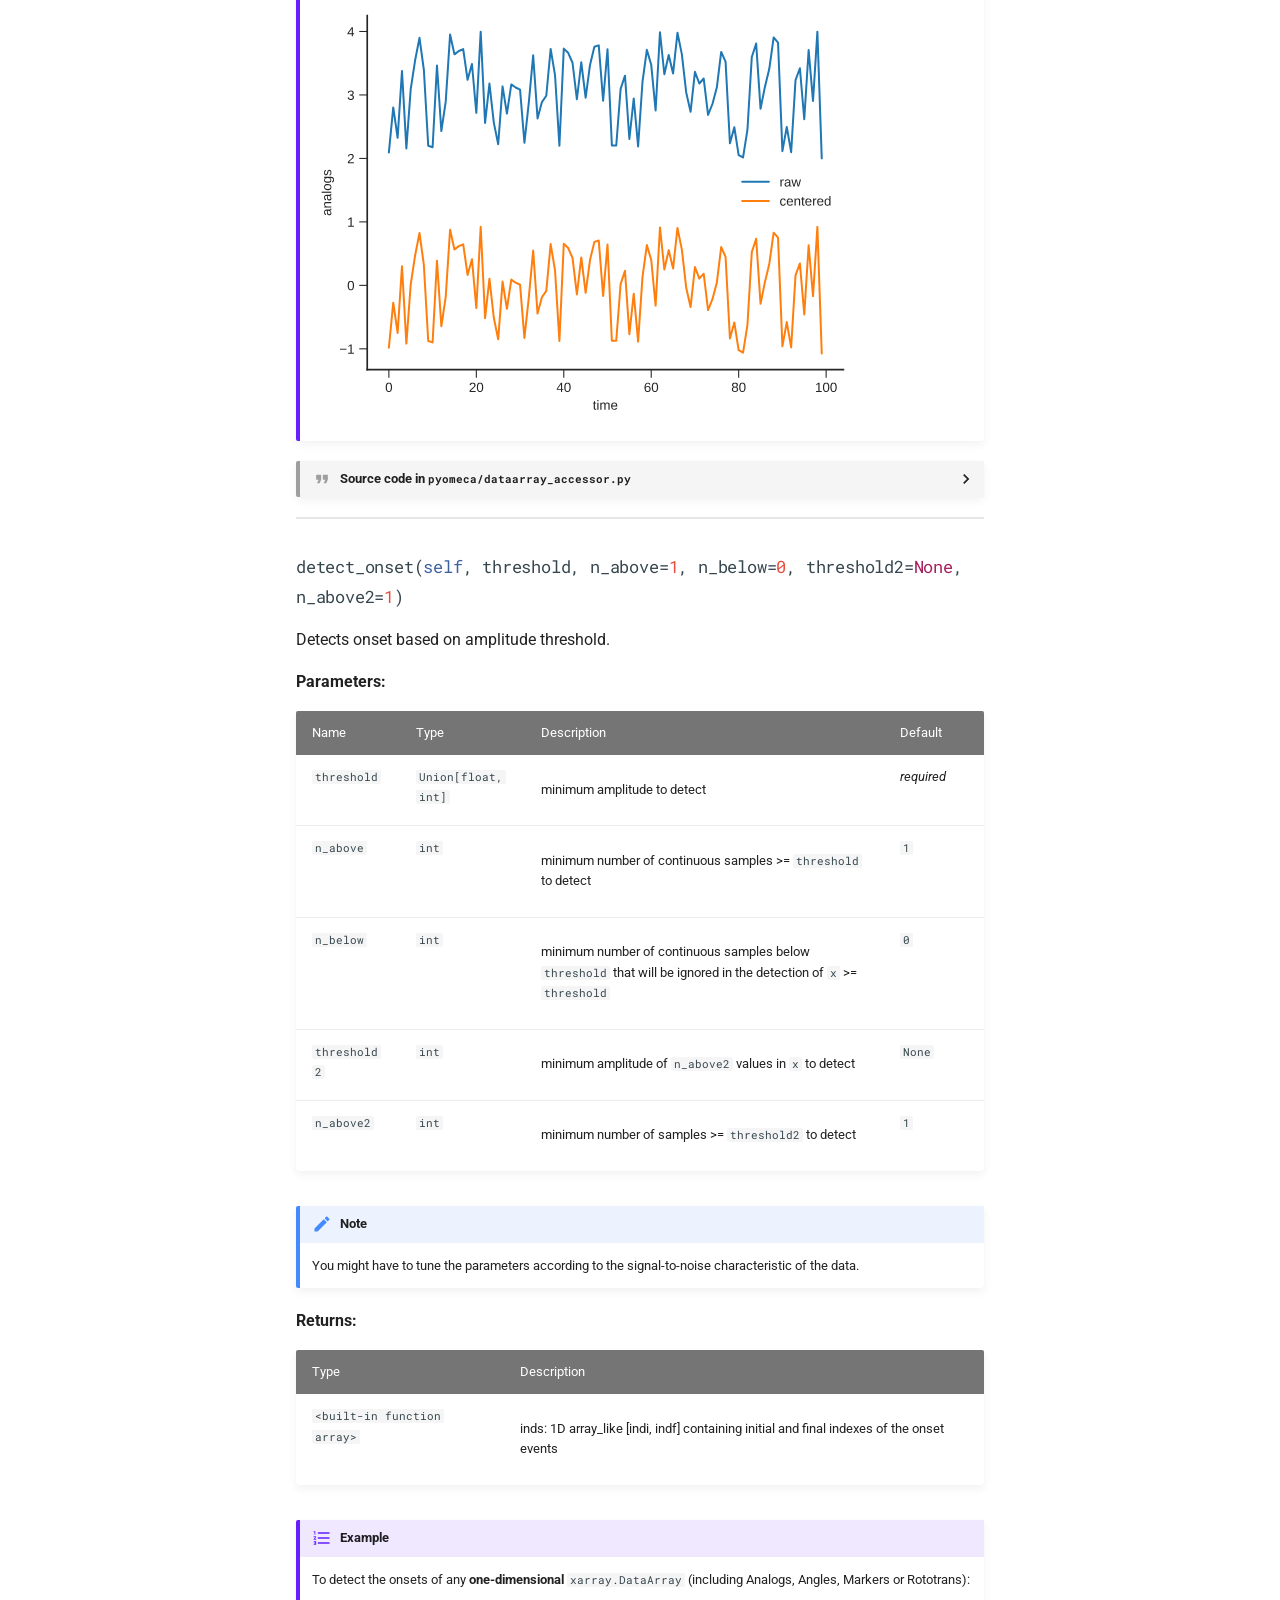
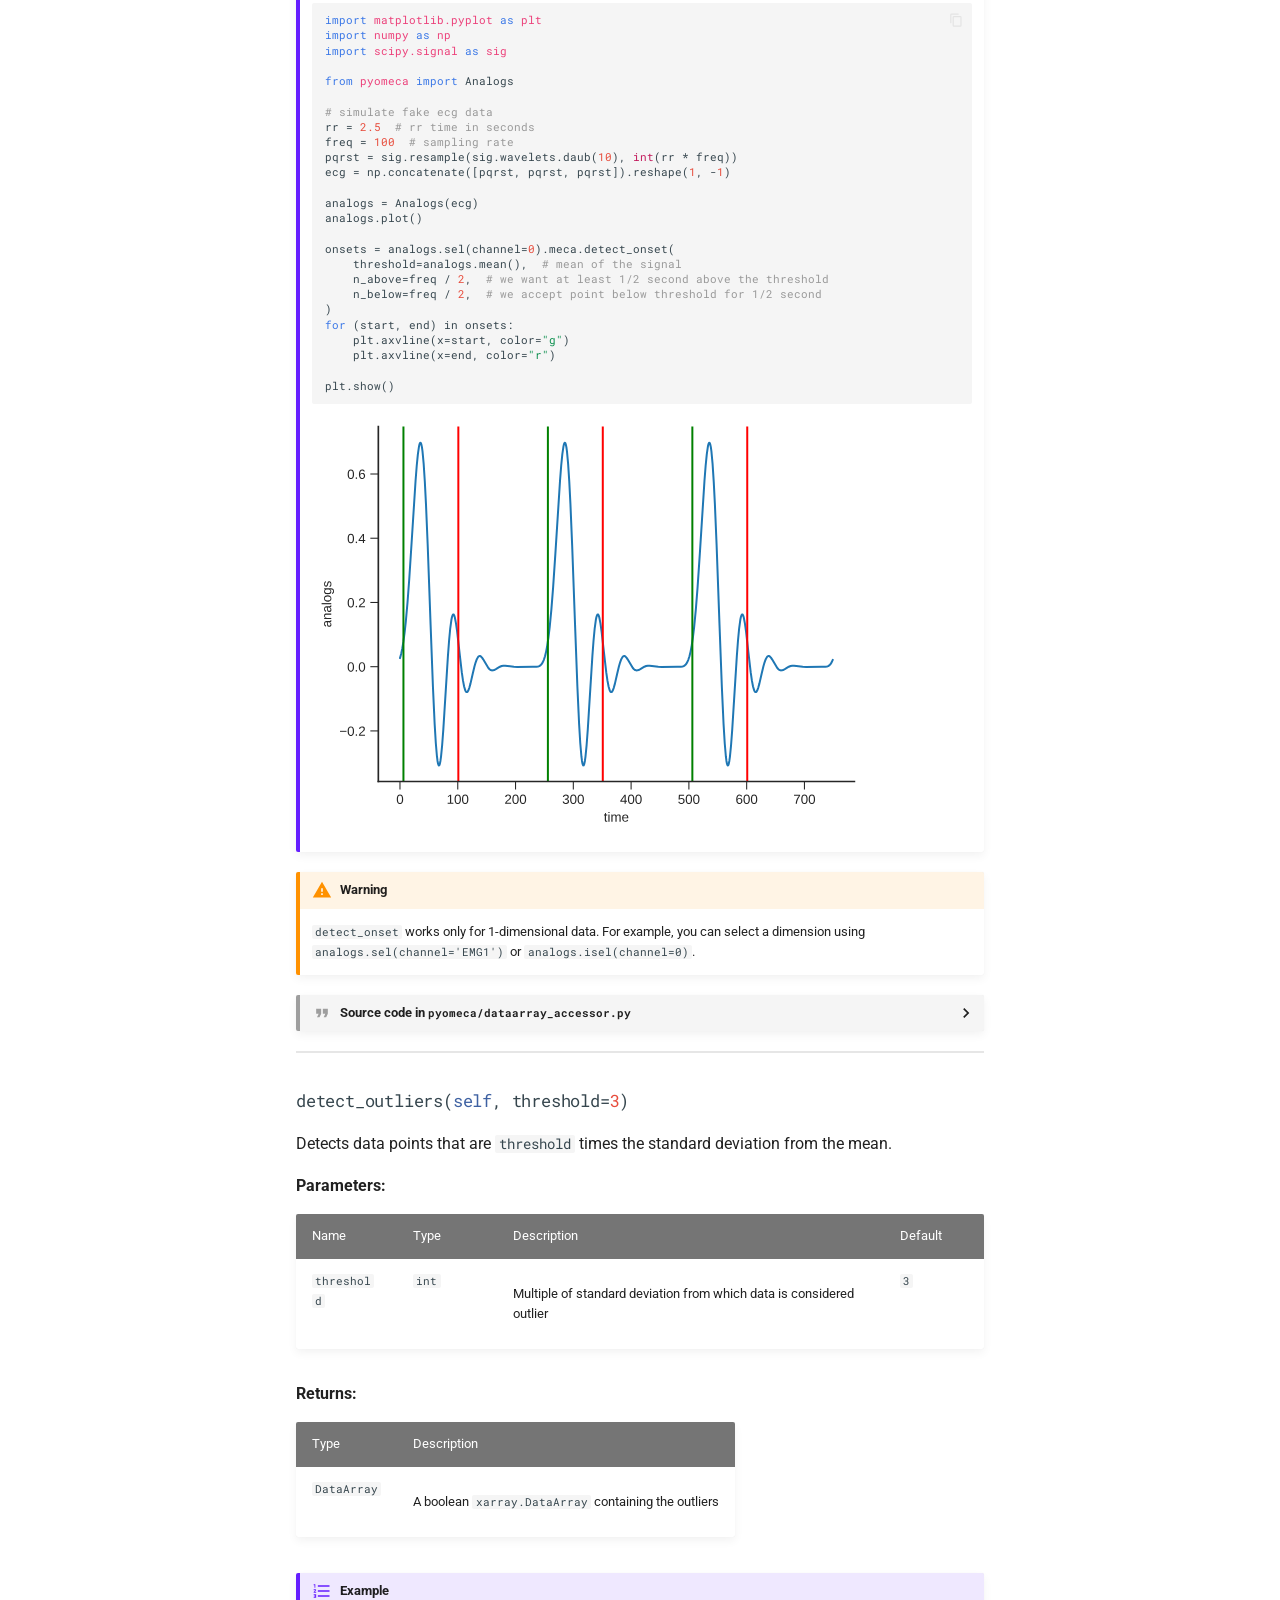
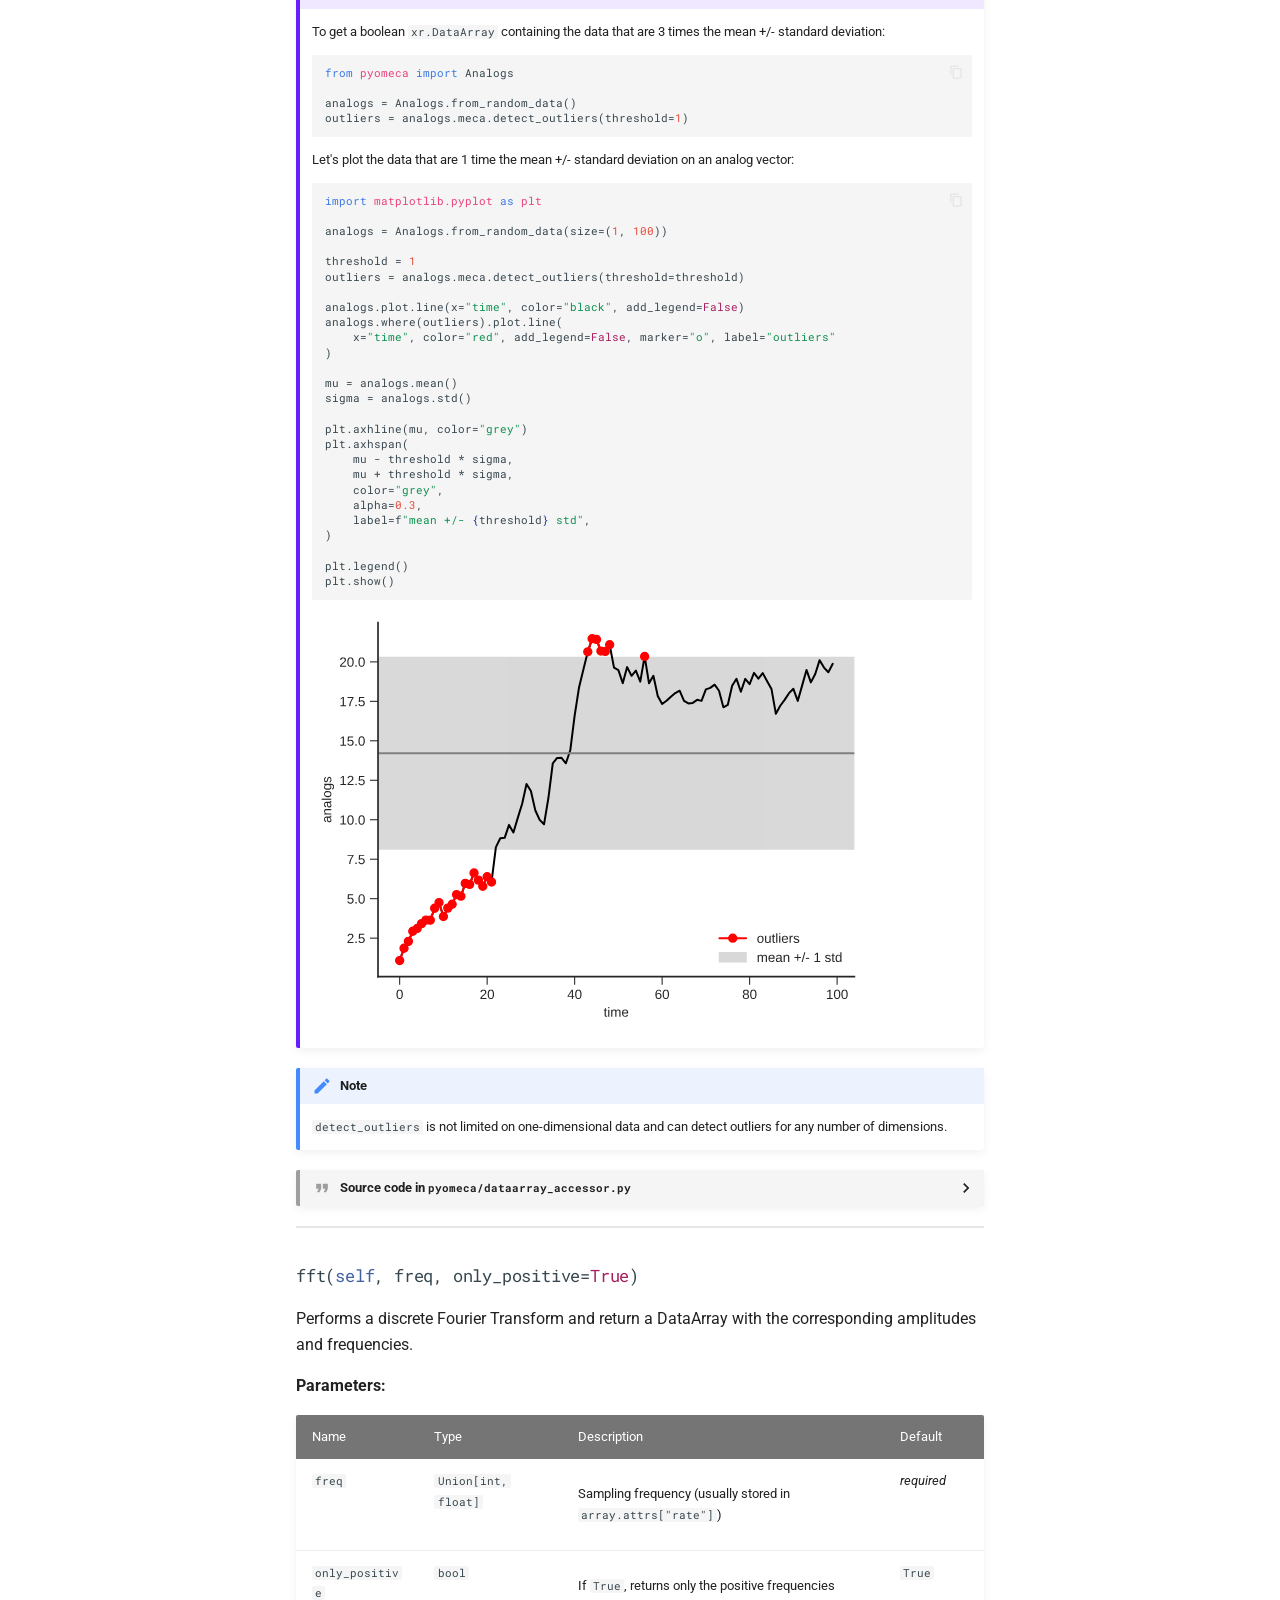
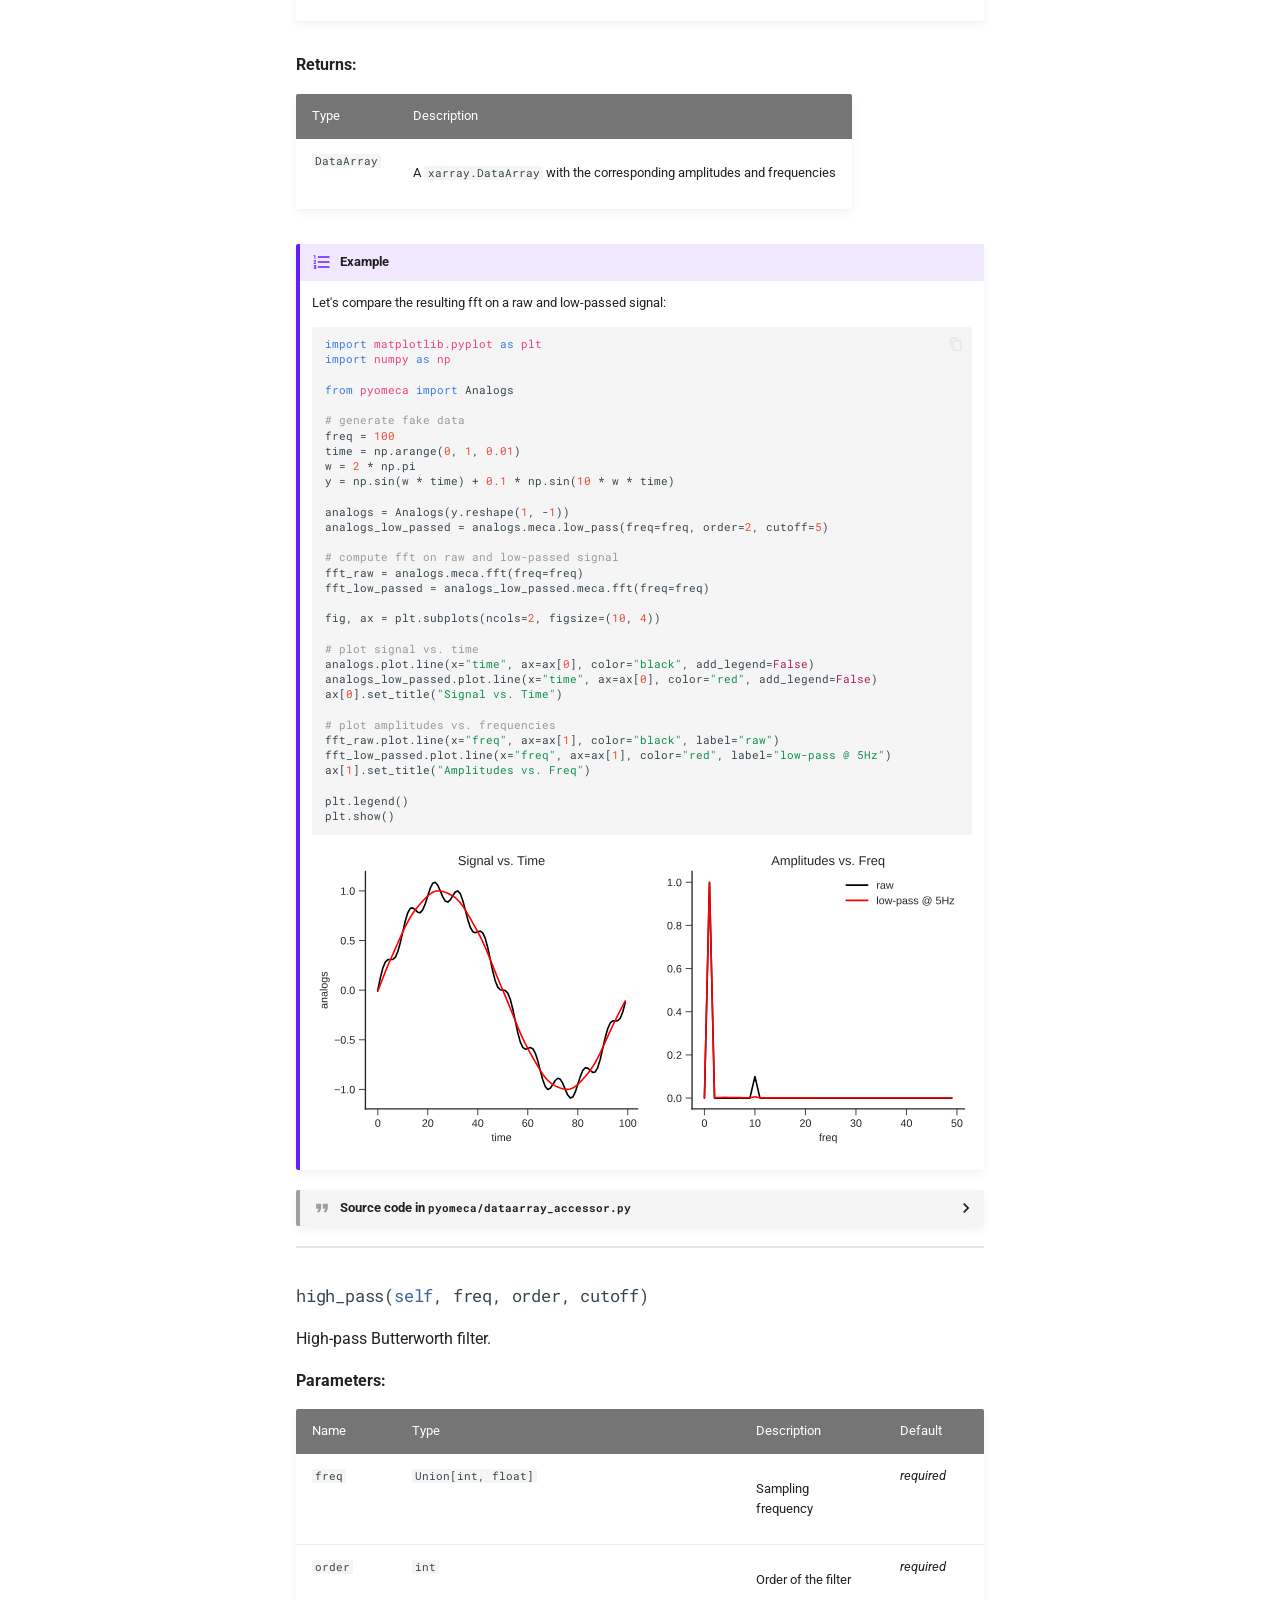
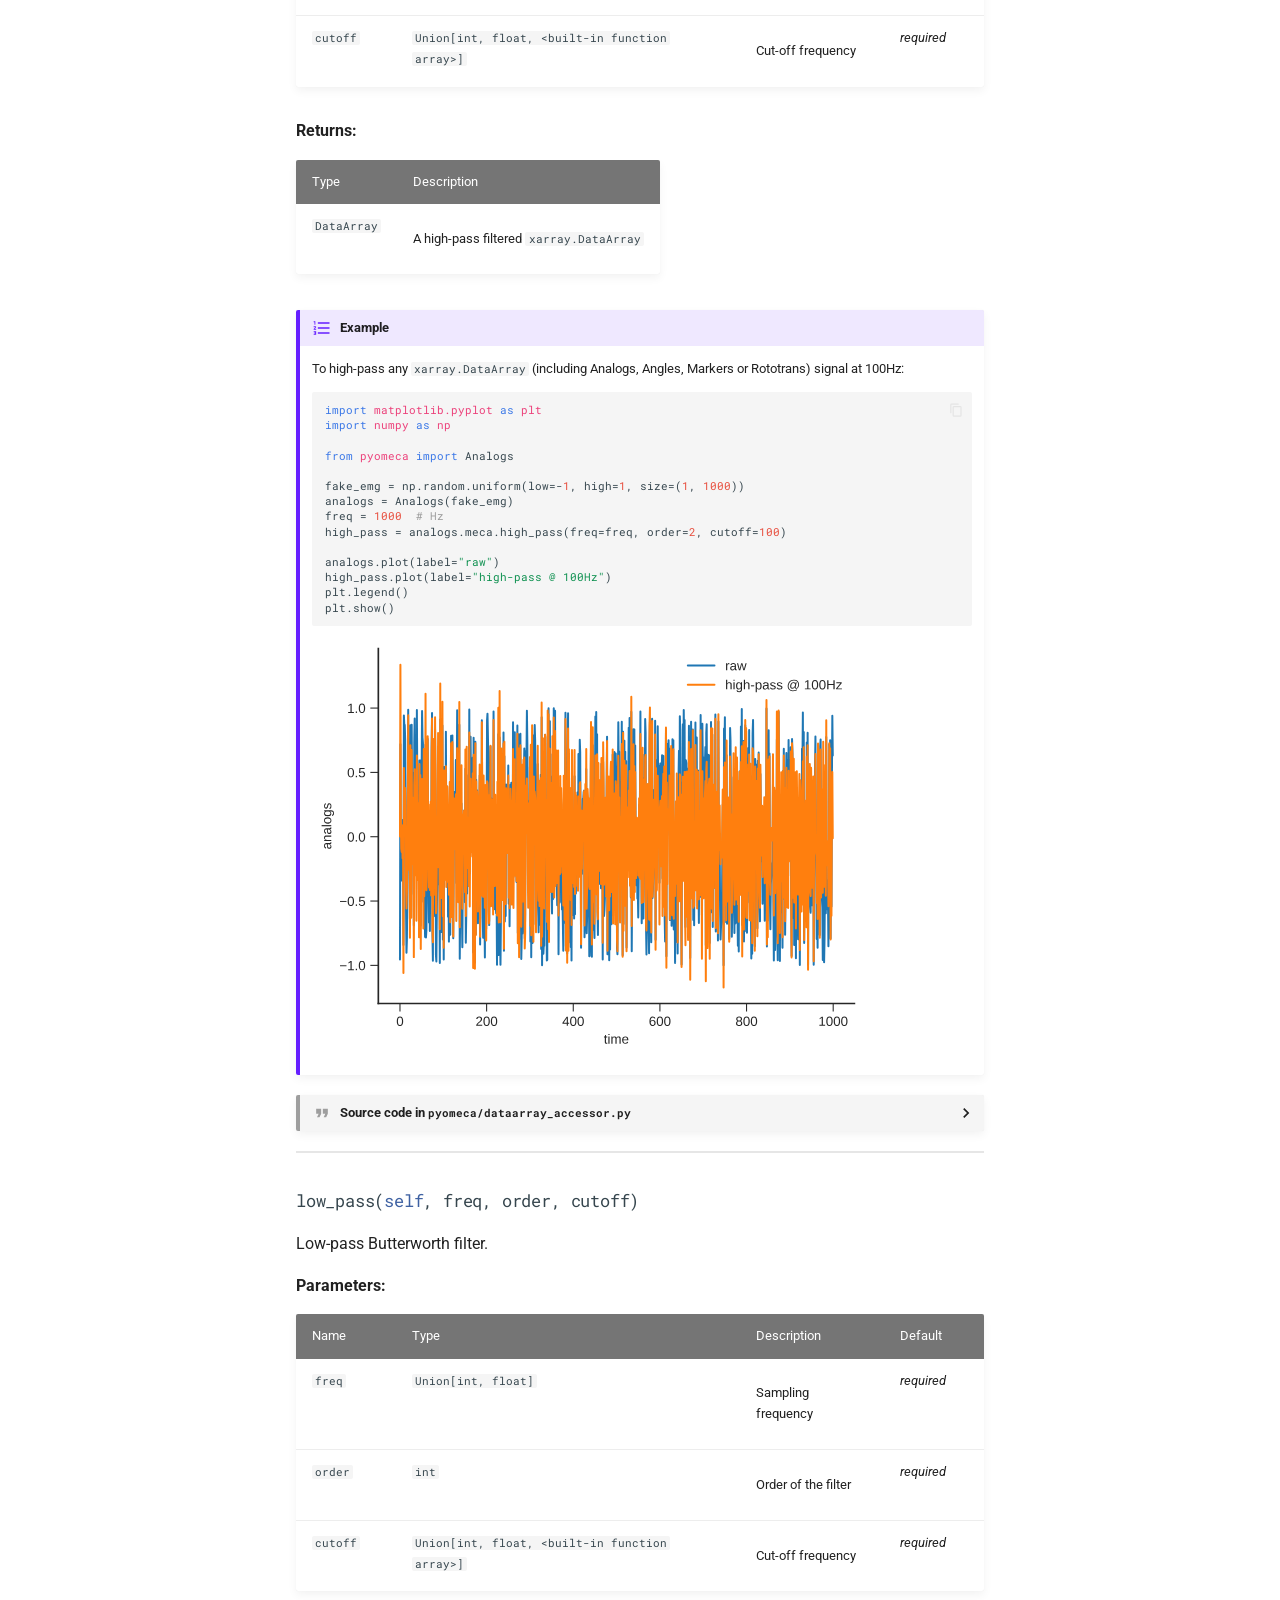
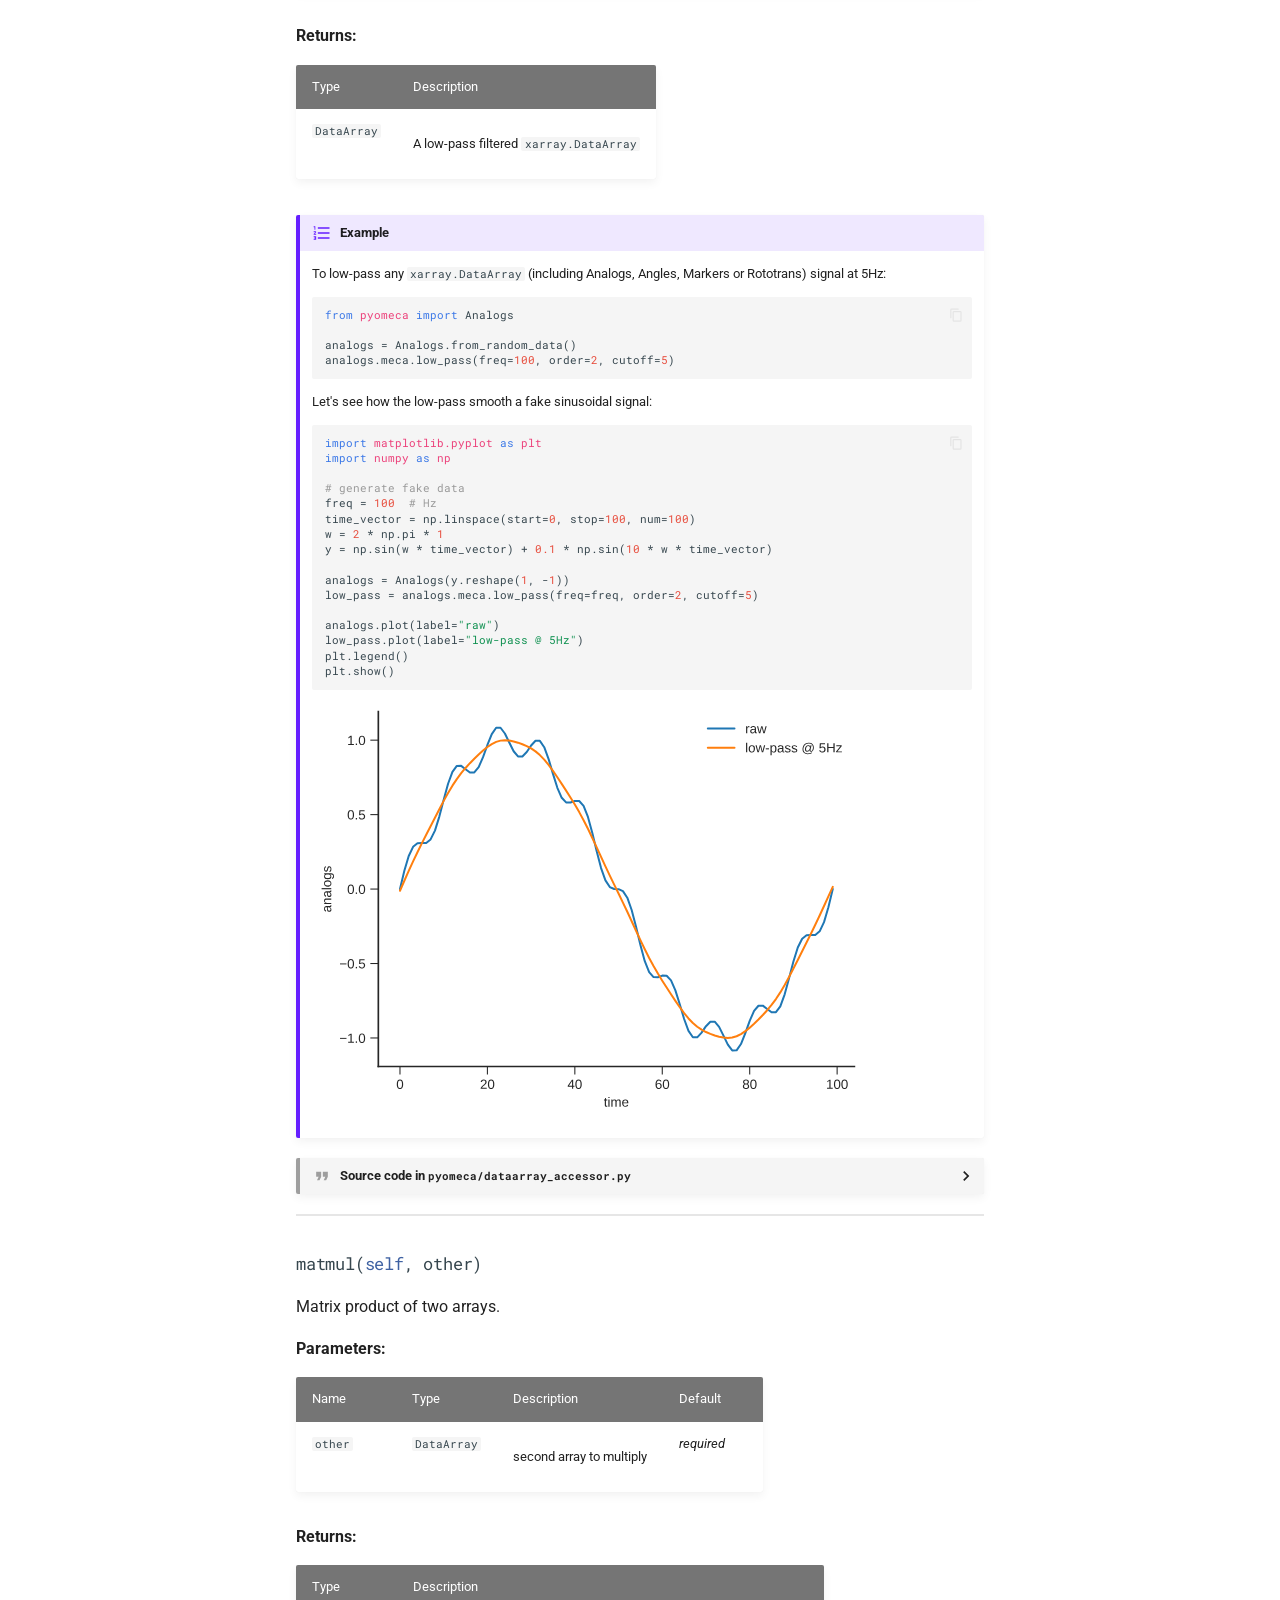
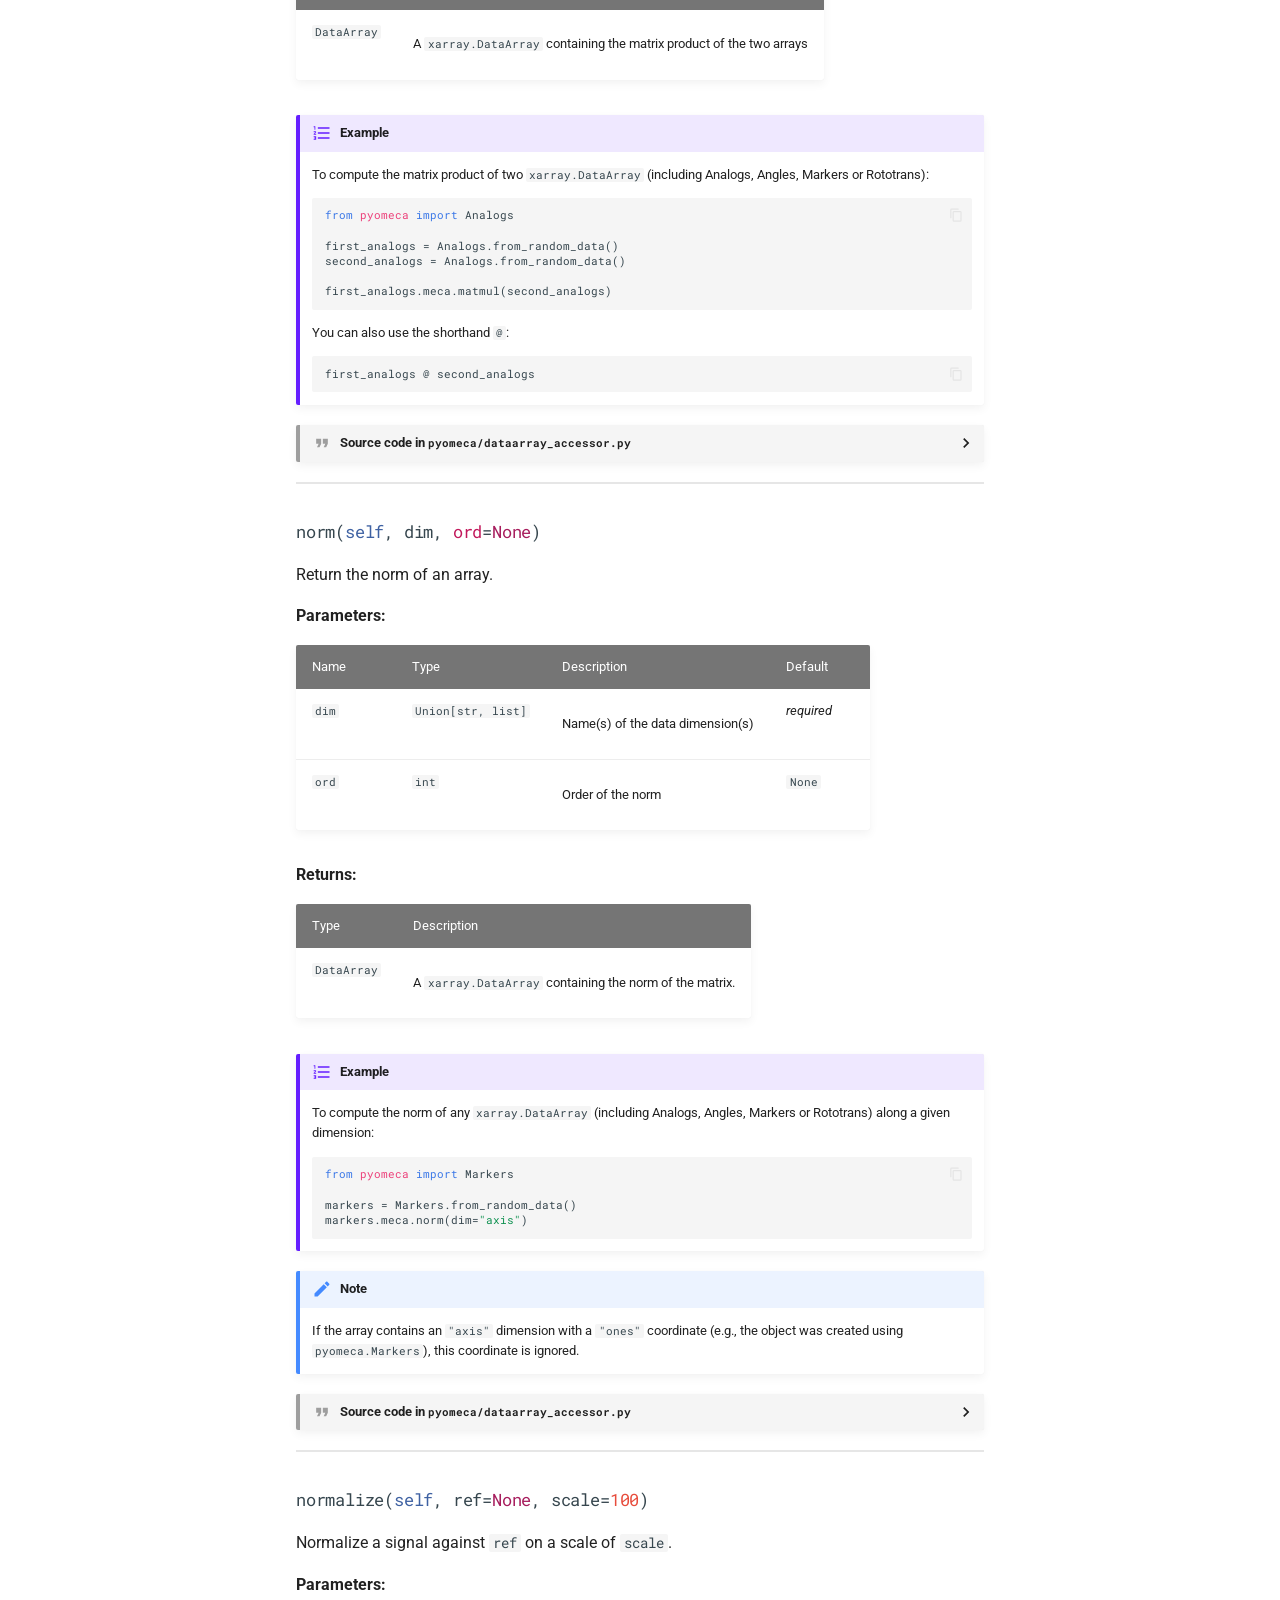
<file: api/dataarray_accessor/index.html>
<!DOCTYPE html>

<html class="no-js" lang="en">
<head>
<meta charset="utf-8"/>
<meta content="width=device-width,initial-scale=1" name="viewport"/>
<meta content="An Open-Source Framework for Biomechanical Analysis" name="description"/>
<link href="https://romainmartinez.github.io/pyomeca/api/dataarray_accessor/" rel="canonical"/>
<meta content="Romain Martinez" name="author"/>
<link href="../../images/favicon.ico" rel="shortcut icon"/>
<meta content="mkdocs-1.1, mkdocs-material-5.1.0" name="generator"/>
<title>Dataarray_accessor - Pyomeca</title>
<link href="../../assets/stylesheets/main.89dc9fe3.min.css" rel="stylesheet"/>
<link href="../../assets/stylesheets/palette.ecd4686e.min.css" rel="stylesheet"/>
<meta content="#546e7a" name="theme-color"/>
<link crossorigin="" href="https://fonts.gstatic.com" rel="preconnect"/>
<link href="https://fonts.googleapis.com/css?family=Roboto:300,400,400i,700%7CRoboto+Mono&amp;display=fallback" rel="stylesheet"/>
<style>body,input{font-family:"Roboto",-apple-system,BlinkMacSystemFont,Helvetica,Arial,sans-serif}code,kbd,pre{font-family:"Roboto Mono",SFMono-Regular,Consolas,Menlo,monospace}</style>
<link href="../../custom.css" rel="stylesheet"/>
</head>
<body data-md-color-accent="teal" data-md-color-primary="blue-grey" dir="ltr">
<input autocomplete="off" class="md-toggle" data-md-toggle="drawer" id="__drawer" type="checkbox"/>
<input autocomplete="off" class="md-toggle" data-md-toggle="search" id="__search" type="checkbox"/>
<label class="md-overlay" for="__drawer"></label>
<div data-md-component="skip">
<a class="md-skip" href="#dataarray_accessorpy">
          Skip to content
        </a>
</div>
<div data-md-component="announce">
</div>
<header class="md-header" data-md-component="header">
<nav aria-label="Header" class="md-header-nav md-grid">
<a aria-label="Pyomeca" class="md-header-nav__button md-logo" href="https://romainmartinez.github.io/pyomeca/" title="Pyomeca">
<img alt="logo" src="../../images/logo.svg"/>
</a>
<label class="md-header-nav__button md-icon" for="__drawer">
<svg viewbox="0 0 24 24" xmlns="http://www.w3.org/2000/svg"><path d="M3,6H21V8H3V6M3,11H21V13H3V11M3,16H21V18H3V16Z"></path></svg>
</label>
<div class="md-header-nav__title" data-md-component="header-title">
<div class="md-header-nav__ellipsis">
<span class="md-header-nav__topic md-ellipsis">
            Pyomeca
          </span>
<span class="md-header-nav__topic md-ellipsis">
            
              Dataarray_accessor
            
          </span>
</div>
</div>
<label class="md-header-nav__button md-icon" for="__search">
<svg viewbox="0 0 24 24" xmlns="http://www.w3.org/2000/svg"><path d="M9.5,3A6.5,6.5 0 0,1 16,9.5C16,11.11 15.41,12.59 14.44,13.73L14.71,14H15.5L20.5,19L19,20.5L14,15.5V14.71L13.73,14.44C12.59,15.41 11.11,16 9.5,16A6.5,6.5 0 0,1 3,9.5A6.5,6.5 0 0,1 9.5,3M9.5,5C7,5 5,7 5,9.5C5,12 7,14 9.5,14C12,14 14,12 14,9.5C14,7 12,5 9.5,5Z"></path></svg>
</label>
<div class="md-search" data-md-component="search" role="dialog">
<label class="md-search__overlay" for="__search"></label>
<div class="md-search__inner" role="search">
<form class="md-search__form" name="search">
<input aria-label="Search" autocapitalize="off" autocomplete="off" autocorrect="off" class="md-search__input" data-md-component="search-query" data-md-state="active" name="query" placeholder="Search" spellcheck="false" type="text"/>
<label class="md-search__icon md-icon" for="__search">
<svg viewbox="0 0 24 24" xmlns="http://www.w3.org/2000/svg"><path d="M9.5,3A6.5,6.5 0 0,1 16,9.5C16,11.11 15.41,12.59 14.44,13.73L14.71,14H15.5L20.5,19L19,20.5L14,15.5V14.71L13.73,14.44C12.59,15.41 11.11,16 9.5,16A6.5,6.5 0 0,1 3,9.5A6.5,6.5 0 0,1 9.5,3M9.5,5C7,5 5,7 5,9.5C5,12 7,14 9.5,14C12,14 14,12 14,9.5C14,7 12,5 9.5,5Z"></path></svg>
<svg viewbox="0 0 24 24" xmlns="http://www.w3.org/2000/svg"><path d="M20,11V13H8L13.5,18.5L12.08,19.92L4.16,12L12.08,4.08L13.5,5.5L8,11H20Z"></path></svg>
</label>
<button aria-label="Clear" class="md-search__icon md-icon" data-md-component="search-reset" tabindex="-1" type="reset">
<svg viewbox="0 0 24 24" xmlns="http://www.w3.org/2000/svg"><path d="M19,6.41L17.59,5L12,10.59L6.41,5L5,6.41L10.59,12L5,17.59L6.41,19L12,13.41L17.59,19L19,17.59L13.41,12L19,6.41Z"></path></svg>
</button>
</form>
<div class="md-search__output">
<div class="md-search__scrollwrap" data-md-scrollfix="">
<div class="md-search-result" data-md-component="search-result">
<div class="md-search-result__meta">
            Type to start searching
          </div>
<ol class="md-search-result__list"></ol>
</div>
</div>
</div>
</div>
</div>
<div class="md-header-nav__source">
<a class="md-source" href="https://github.com/pyomeca/pyomeca/" title="Go to repository">
<div class="md-source__icon md-icon">
<svg viewbox="0 0 448 512" xmlns="http://www.w3.org/2000/svg"><path d="M439.55 236.05L244 40.45a28.87 28.87 0 0 0-40.81 0l-40.66 40.63 51.52 51.52c27.06-9.14 52.68 16.77 43.39 43.68l49.66 49.66c34.23-11.8 61.18 31 35.47 56.69-26.49 26.49-70.21-2.87-56-37.34L240.22 199v121.85c25.3 12.54 22.26 41.85 9.08 55a34.34 34.34 0 0 1-48.55 0c-17.57-17.6-11.07-46.91 11.25-56v-123c-20.8-8.51-24.6-30.74-18.64-45L142.57 101 8.45 235.14a28.86 28.86 0 0 0 0 40.81l195.61 195.6a28.86 28.86 0 0 0 40.8 0l194.69-194.69a28.86 28.86 0 0 0 0-40.81z"></path></svg>
</div>
<div class="md-source__repository">
    pyomeca/pyomeca
  </div>
</a>
</div>
</nav>
</header>
<div class="md-container" data-md-component="container">
<main class="md-main" data-md-component="main">
<div class="md-main__inner md-grid">
<div class="md-sidebar md-sidebar--primary" data-md-component="navigation">
<div class="md-sidebar__scrollwrap">
<div class="md-sidebar__inner">
<nav aria-label="Navigation" class="md-nav md-nav--primary" data-md-level="0">
<label class="md-nav__title" for="__drawer">
<a aria-label="Pyomeca" class="md-nav__button md-logo" href="https://romainmartinez.github.io/pyomeca/" title="Pyomeca">
<img alt="logo" src="../../images/logo.svg"/>
</a>
    Pyomeca
  </label>
<div class="md-nav__source">
<a class="md-source" href="https://github.com/pyomeca/pyomeca/" title="Go to repository">
<div class="md-source__icon md-icon">
<svg viewbox="0 0 448 512" xmlns="http://www.w3.org/2000/svg"><path d="M439.55 236.05L244 40.45a28.87 28.87 0 0 0-40.81 0l-40.66 40.63 51.52 51.52c27.06-9.14 52.68 16.77 43.39 43.68l49.66 49.66c34.23-11.8 61.18 31 35.47 56.69-26.49 26.49-70.21-2.87-56-37.34L240.22 199v121.85c25.3 12.54 22.26 41.85 9.08 55a34.34 34.34 0 0 1-48.55 0c-17.57-17.6-11.07-46.91 11.25-56v-123c-20.8-8.51-24.6-30.74-18.64-45L142.57 101 8.45 235.14a28.86 28.86 0 0 0 0 40.81l195.61 195.6a28.86 28.86 0 0 0 40.8 0l194.69-194.69a28.86 28.86 0 0 0 0-40.81z"></path></svg>
</div>
<div class="md-source__repository">
    pyomeca/pyomeca
  </div>
</a>
</div>
<ul class="md-nav__list" data-md-scrollfix="">
<li class="md-nav__item">
<a class="md-nav__link" href="../../overview/" title="Overview">
      Overview
    </a>
</li>
<li class="md-nav__item">
<a class="md-nav__link" href="../../getting-started/" title="Getting Started">
      Getting Started
    </a>
</li>
<li class="md-nav__item md-nav__item--nested">
<input class="md-nav__toggle md-toggle" data-md-toggle="nav-3" id="nav-3" type="checkbox"/>
<label class="md-nav__link" for="nav-3">
      User Guide
      <span class="md-nav__icon md-icon">
<svg viewbox="0 0 24 24" xmlns="http://www.w3.org/2000/svg"><path d="M8.59,16.58L13.17,12L8.59,7.41L10,6L16,12L10,18L8.59,16.58Z"></path></svg>
</span>
</label>
<nav aria-label="User Guide" class="md-nav" data-md-level="1">
<label class="md-nav__title" for="nav-3">
<span class="md-nav__icon md-icon">
<svg viewbox="0 0 24 24" xmlns="http://www.w3.org/2000/svg"><path d="M20,11V13H8L13.5,18.5L12.08,19.92L4.16,12L12.08,4.08L13.5,5.5L8,11H20Z"></path></svg>
</span>
        User Guide
      </label>
<ul class="md-nav__list" data-md-scrollfix="">
<li class="md-nav__item">
<a class="md-nav__link" href="../../object-creation/" title="Object creation">
      Object creation
    </a>
</li>
<li class="md-nav__item">
<a class="md-nav__link" href="../../data-processing/" title="Data processing">
      Data processing
    </a>
</li>
</ul>
</nav>
</li>
<li class="md-nav__item">
<a class="md-nav__link" href="../../case-studies/" title="Case Studies">
      Case Studies
    </a>
</li>
<li class="md-nav__item">
<a class="md-nav__link" href="../../about/" title="About">
      About
    </a>
</li>
<li class="md-nav__item md-nav__item--active md-nav__item--nested">
<input checked="" class="md-nav__toggle md-toggle" data-md-toggle="nav-6" id="nav-6" type="checkbox"/>
<label class="md-nav__link" for="nav-6">
      API reference
      <span class="md-nav__icon md-icon">
<svg viewbox="0 0 24 24" xmlns="http://www.w3.org/2000/svg"><path d="M8.59,16.58L13.17,12L8.59,7.41L10,6L16,12L10,18L8.59,16.58Z"></path></svg>
</span>
</label>
<nav aria-label="API reference" class="md-nav" data-md-level="1">
<label class="md-nav__title" for="nav-6">
<span class="md-nav__icon md-icon">
<svg viewbox="0 0 24 24" xmlns="http://www.w3.org/2000/svg"><path d="M20,11V13H8L13.5,18.5L12.08,19.92L4.16,12L12.08,4.08L13.5,5.5L8,11H20Z"></path></svg>
</span>
        API reference
      </label>
<ul class="md-nav__list" data-md-scrollfix="">
<li class="md-nav__item">
<a class="md-nav__link" href="../analogs/" title="Analogs">
      Analogs
    </a>
</li>
<li class="md-nav__item">
<a class="md-nav__link" href="../angles/" title="Angles">
      Angles
    </a>
</li>
<li class="md-nav__item">
<a class="md-nav__link" href="../markers/" title="Markers">
      Markers
    </a>
</li>
<li class="md-nav__item md-nav__item--active">
<input class="md-nav__toggle md-toggle" data-md-toggle="toc" id="__toc" type="checkbox"/>
<label class="md-nav__link md-nav__link--active" for="__toc">
        Dataarray_accessor
        <span class="md-nav__icon md-icon">
<svg viewbox="0 0 24 24" xmlns="http://www.w3.org/2000/svg"><path d="M3,9H17V7H3V9M3,13H17V11H3V13M3,17H17V15H3V17M19,17H21V15H19V17M19,7V9H21V7H19M19,13H21V11H19V13Z"></path></svg>
</span>
</label>
<a class="md-nav__link md-nav__link--active" href="./" title="Dataarray_accessor">
      Dataarray_accessor
    </a>
<nav aria-label="Table of contents" class="md-nav md-nav--secondary">
<label class="md-nav__title" for="__toc">
<span class="md-nav__icon md-icon">
<svg viewbox="0 0 24 24" xmlns="http://www.w3.org/2000/svg"><path d="M20,11V13H8L13.5,18.5L12.08,19.92L4.16,12L12.08,4.08L13.5,5.5L8,11H20Z"></path></svg>
</span>
      Table of contents
    </label>
<ul class="md-nav__list" data-md-scrollfix="">
<li class="md-nav__item">
<a class="md-nav__link" href="#pyomeca.dataarray_accessor">
    pyomeca.dataarray_accessor
  </a>
</li>
<li class="md-nav__item">
<a class="md-nav__link" href="#pyomeca.dataarray_accessor.DataArrayAccessor">
    DataArrayAccessor
  </a>
<nav aria-label="DataArrayAccessor" class="md-nav">
<ul class="md-nav__list">
<li class="md-nav__item">
<a class="md-nav__link" href="#pyomeca.dataarray_accessor.DataArrayAccessor.abs">
    abs()
  </a>
</li>
<li class="md-nav__item">
<a class="md-nav__link" href="#pyomeca.dataarray_accessor.DataArrayAccessor.band_pass">
    band_pass()
  </a>
</li>
<li class="md-nav__item">
<a class="md-nav__link" href="#pyomeca.dataarray_accessor.DataArrayAccessor.band_stop">
    band_stop()
  </a>
</li>
<li class="md-nav__item">
<a class="md-nav__link" href="#pyomeca.dataarray_accessor.DataArrayAccessor.center">
    center()
  </a>
</li>
<li class="md-nav__item">
<a class="md-nav__link" href="#pyomeca.dataarray_accessor.DataArrayAccessor.detect_onset">
    detect_onset()
  </a>
</li>
<li class="md-nav__item">
<a class="md-nav__link" href="#pyomeca.dataarray_accessor.DataArrayAccessor.detect_outliers">
    detect_outliers()
  </a>
</li>
<li class="md-nav__item">
<a class="md-nav__link" href="#pyomeca.dataarray_accessor.DataArrayAccessor.fft">
    fft()
  </a>
</li>
<li class="md-nav__item">
<a class="md-nav__link" href="#pyomeca.dataarray_accessor.DataArrayAccessor.high_pass">
    high_pass()
  </a>
</li>
<li class="md-nav__item">
<a class="md-nav__link" href="#pyomeca.dataarray_accessor.DataArrayAccessor.low_pass">
    low_pass()
  </a>
</li>
<li class="md-nav__item">
<a class="md-nav__link" href="#pyomeca.dataarray_accessor.DataArrayAccessor.matmul">
    matmul()
  </a>
</li>
<li class="md-nav__item">
<a class="md-nav__link" href="#pyomeca.dataarray_accessor.DataArrayAccessor.norm">
    norm()
  </a>
</li>
<li class="md-nav__item">
<a class="md-nav__link" href="#pyomeca.dataarray_accessor.DataArrayAccessor.normalize">
    normalize()
  </a>
</li>
<li class="md-nav__item">
<a class="md-nav__link" href="#pyomeca.dataarray_accessor.DataArrayAccessor.rms">
    rms()
  </a>
</li>
<li class="md-nav__item">
<a class="md-nav__link" href="#pyomeca.dataarray_accessor.DataArrayAccessor.rotate">
    rotate()
  </a>
</li>
<li class="md-nav__item">
<a class="md-nav__link" href="#pyomeca.dataarray_accessor.DataArrayAccessor.sqrt">
    sqrt()
  </a>
</li>
<li class="md-nav__item">
<a class="md-nav__link" href="#pyomeca.dataarray_accessor.DataArrayAccessor.square">
    square()
  </a>
</li>
<li class="md-nav__item">
<a class="md-nav__link" href="#pyomeca.dataarray_accessor.DataArrayAccessor.time_normalize">
    time_normalize()
  </a>
</li>
<li class="md-nav__item">
<a class="md-nav__link" href="#pyomeca.dataarray_accessor.DataArrayAccessor.to_csv">
    to_csv()
  </a>
</li>
<li class="md-nav__item">
<a class="md-nav__link" href="#pyomeca.dataarray_accessor.DataArrayAccessor.to_matlab">
    to_matlab()
  </a>
</li>
<li class="md-nav__item">
<a class="md-nav__link" href="#pyomeca.dataarray_accessor.DataArrayAccessor.to_wide_dataframe">
    to_wide_dataframe()
  </a>
</li>
</ul>
</nav>
</li>
</ul>
</nav>
</li>
<li class="md-nav__item">
<a class="md-nav__link" href="../rototrans/" title="Rototrans">
      Rototrans
    </a>
</li>
</ul>
</nav>
</li>
</ul>
</nav>
</div>
</div>
</div>
<div class="md-sidebar md-sidebar--secondary" data-md-component="toc">
<div class="md-sidebar__scrollwrap">
<div class="md-sidebar__inner">
<nav aria-label="Table of contents" class="md-nav md-nav--secondary">
<label class="md-nav__title" for="__toc">
<span class="md-nav__icon md-icon">
<svg viewbox="0 0 24 24" xmlns="http://www.w3.org/2000/svg"><path d="M20,11V13H8L13.5,18.5L12.08,19.92L4.16,12L12.08,4.08L13.5,5.5L8,11H20Z"></path></svg>
</span>
      Table of contents
    </label>
<ul class="md-nav__list" data-md-scrollfix="">
<li class="md-nav__item">
<a class="md-nav__link" href="#pyomeca.dataarray_accessor">
    pyomeca.dataarray_accessor
  </a>
</li>
<li class="md-nav__item">
<a class="md-nav__link" href="#pyomeca.dataarray_accessor.DataArrayAccessor">
    DataArrayAccessor
  </a>
<nav aria-label="DataArrayAccessor" class="md-nav">
<ul class="md-nav__list">
<li class="md-nav__item">
<a class="md-nav__link" href="#pyomeca.dataarray_accessor.DataArrayAccessor.abs">
    abs()
  </a>
</li>
<li class="md-nav__item">
<a class="md-nav__link" href="#pyomeca.dataarray_accessor.DataArrayAccessor.band_pass">
    band_pass()
  </a>
</li>
<li class="md-nav__item">
<a class="md-nav__link" href="#pyomeca.dataarray_accessor.DataArrayAccessor.band_stop">
    band_stop()
  </a>
</li>
<li class="md-nav__item">
<a class="md-nav__link" href="#pyomeca.dataarray_accessor.DataArrayAccessor.center">
    center()
  </a>
</li>
<li class="md-nav__item">
<a class="md-nav__link" href="#pyomeca.dataarray_accessor.DataArrayAccessor.detect_onset">
    detect_onset()
  </a>
</li>
<li class="md-nav__item">
<a class="md-nav__link" href="#pyomeca.dataarray_accessor.DataArrayAccessor.detect_outliers">
    detect_outliers()
  </a>
</li>
<li class="md-nav__item">
<a class="md-nav__link" href="#pyomeca.dataarray_accessor.DataArrayAccessor.fft">
    fft()
  </a>
</li>
<li class="md-nav__item">
<a class="md-nav__link" href="#pyomeca.dataarray_accessor.DataArrayAccessor.high_pass">
    high_pass()
  </a>
</li>
<li class="md-nav__item">
<a class="md-nav__link" href="#pyomeca.dataarray_accessor.DataArrayAccessor.low_pass">
    low_pass()
  </a>
</li>
<li class="md-nav__item">
<a class="md-nav__link" href="#pyomeca.dataarray_accessor.DataArrayAccessor.matmul">
    matmul()
  </a>
</li>
<li class="md-nav__item">
<a class="md-nav__link" href="#pyomeca.dataarray_accessor.DataArrayAccessor.norm">
    norm()
  </a>
</li>
<li class="md-nav__item">
<a class="md-nav__link" href="#pyomeca.dataarray_accessor.DataArrayAccessor.normalize">
    normalize()
  </a>
</li>
<li class="md-nav__item">
<a class="md-nav__link" href="#pyomeca.dataarray_accessor.DataArrayAccessor.rms">
    rms()
  </a>
</li>
<li class="md-nav__item">
<a class="md-nav__link" href="#pyomeca.dataarray_accessor.DataArrayAccessor.rotate">
    rotate()
  </a>
</li>
<li class="md-nav__item">
<a class="md-nav__link" href="#pyomeca.dataarray_accessor.DataArrayAccessor.sqrt">
    sqrt()
  </a>
</li>
<li class="md-nav__item">
<a class="md-nav__link" href="#pyomeca.dataarray_accessor.DataArrayAccessor.square">
    square()
  </a>
</li>
<li class="md-nav__item">
<a class="md-nav__link" href="#pyomeca.dataarray_accessor.DataArrayAccessor.time_normalize">
    time_normalize()
  </a>
</li>
<li class="md-nav__item">
<a class="md-nav__link" href="#pyomeca.dataarray_accessor.DataArrayAccessor.to_csv">
    to_csv()
  </a>
</li>
<li class="md-nav__item">
<a class="md-nav__link" href="#pyomeca.dataarray_accessor.DataArrayAccessor.to_matlab">
    to_matlab()
  </a>
</li>
<li class="md-nav__item">
<a class="md-nav__link" href="#pyomeca.dataarray_accessor.DataArrayAccessor.to_wide_dataframe">
    to_wide_dataframe()
  </a>
</li>
</ul>
</nav>
</li>
</ul>
</nav>
</div>
</div>
</div>
<div class="md-content">
<article class="md-content__inner md-typeset">
<a class="md-content__button md-icon" href="https://github.com/pyomeca/pyomeca/edit/master/docs/api/dataarray_accessor.md" title="Edit this page">
<svg viewbox="0 0 24 24" xmlns="http://www.w3.org/2000/svg"><path d="M20.71,7.04C21.1,6.65 21.1,6 20.71,5.63L18.37,3.29C18,2.9 17.35,2.9 16.96,3.29L15.12,5.12L18.87,8.87M3,17.25V21H6.75L17.81,9.93L14.06,6.18L3,17.25Z"></path></svg>
</a>
<h1 id="dataarray_accessorpy"><a href="https://github.com/romainmartinez/pyomeca/blob/master/pyomeca/dataarray_accessor.py"><code>dataarray_accessor.py</code></a></h1>
<div class="doc doc-object doc-module">
<h2 class="hidden-toc" href="#pyomeca.dataarray_accessor" id="pyomeca.dataarray_accessor" style="visibility: hidden; width: 0; height: 0;">
</h2>
<div class="doc doc-contents first">
<div class="doc doc-children">
<div class="doc doc-object doc-class">
<h2 class="doc doc-heading" id="pyomeca.dataarray_accessor.DataArrayAccessor">
<code>DataArrayAccessor</code>
</h2>
<div class="doc doc-contents">
<p>Meca DataArray accessor used for processing or file writing.</p>
<div class="doc doc-children">
<div class="doc doc-object doc-method">
<h3 class="doc doc-heading" id="pyomeca.dataarray_accessor.DataArrayAccessor.abs">
<code class="highlight language-python">
abs<span class="p">(</span><span class="bp">self</span><span class="p">)</span> </code>
</h3>
<div class="doc doc-contents">
<p>Calculate the absolute value element-wise.</p>
<p><strong>Returns:</strong></p>
<table>
<thead>
<tr>
<th>Type</th>
<th>Description</th>
</tr>
</thead>
<tbody>
<tr>
<td><code>DataArray</code></td>
<td>
<p>A <code>xarray.DataArray</code> containing the absolute of each element</p>
</td>
</tr>
</tbody>
</table>
<div class="admonition example">
<p class="admonition-title">Example</p>
<p>To compute the absolute value of any <code>xarray.DataArray</code> (including Analogs, Angles, Markers or Rototrans):</p>
<div class="highlight">
<pre><span></span><code><span class="kn">from</span> <span class="nn">pyomeca</span> <span class="kn">import</span> <span class="n">Analogs</span>

<span class="n">analogs</span> <span class="o">=</span> <span class="n">Analogs</span><span class="o">.</span><span class="n">from_random_data</span><span class="p">()</span>
<span class="n">analogs</span><span class="o">.</span><span class="n">meca</span><span class="o">.</span><span class="n">abs</span><span class="p">()</span>
</code></pre>
</div>
</div>
<details class="quote">
<summary>Source code in <code>pyomeca/dataarray_accessor.py</code></summary>
<table class="highlighttable">
<tr>
<td class="linenos">
<div class="linenodiv">
<pre><span></span> 89
 90
 91
 92
 93
 94
 95
 96
 97
 98
 99
100
101
102
103
104
105
106</pre>
</div>
</td>
<td class="code">
<div class="highlight">
<pre><span></span><code><span class="k">def</span> <span class="nf">abs</span><span class="p">(</span><span class="bp">self</span><span class="p">)</span> <span class="o">-&gt;</span> <span class="n">xr</span><span class="o">.</span><span class="n">DataArray</span><span class="p">:</span>
    <span class="sd">"""</span>
<span class="sd">    Calculate the absolute value element-wise.</span>

<span class="sd">    Returns:</span>
<span class="sd">        A `xarray.DataArray` containing the absolute of each element</span>

<span class="sd">    !!! example</span>
<span class="sd">        To compute the absolute value of any `xarray.DataArray` (including Analogs, Angles, Markers or Rototrans):</span>

<span class="sd">        ```python</span>
<span class="sd">        from pyomeca import Analogs</span>

<span class="sd">        analogs = Analogs.from_random_data()</span>
<span class="sd">        analogs.meca.abs()</span>
<span class="sd">        ```</span>
<span class="sd">    """</span>
    <span class="k">return</span> <span class="n">algebra</span><span class="o">.</span><span class="n">abs_</span><span class="p">(</span><span class="bp">self</span><span class="o">.</span><span class="n">_obj</span><span class="p">)</span>
</code></pre>
</div>
</td>
</tr>
</table>
</details>
</div>
</div>
<div class="doc doc-object doc-method">
<h3 class="doc doc-heading" id="pyomeca.dataarray_accessor.DataArrayAccessor.band_pass">
<code class="highlight language-python">
band_pass<span class="p">(</span><span class="bp">self</span><span class="p">,</span> <span class="n">freq</span><span class="p">,</span> <span class="n">order</span><span class="p">,</span> <span class="n">cutoff</span><span class="p">)</span> </code>
</h3>
<div class="doc doc-contents">
<p>Band-pass Butterworth filter.</p>
<p><strong>Parameters:</strong></p>
<table>
<thead>
<tr>
<th>Name</th>
<th>Type</th>
<th>Description</th>
<th>Default</th>
</tr>
</thead>
<tbody>
<tr>
<td><code>freq</code></td>
<td><code>Union[int, float]</code></td>
<td>
<p>Sampling frequency</p>
</td>
<td><em>required</em></td>
</tr>
<tr>
<td><code>order</code></td>
<td><code>int</code></td>
<td>
<p>Order of the filter</p>
</td>
<td><em>required</em></td>
</tr>
<tr>
<td><code>cutoff</code></td>
<td><code>Union[list, tuple, &lt;built-in function array&gt;]</code></td>
<td>
<p>Cut-off frequency such as (lower, upper)</p>
</td>
<td><em>required</em></td>
</tr>
</tbody>
</table>
<p><strong>Returns:</strong></p>
<table>
<thead>
<tr>
<th>Type</th>
<th>Description</th>
</tr>
</thead>
<tbody>
<tr>
<td><code>DataArray</code></td>
<td>
<p>A band-pass filtered <code>xarray.DataArray</code></p>
</td>
</tr>
</tbody>
</table>
<div class="admonition example">
<p class="admonition-title">Example</p>
<p>To band-pass any <code>xarray.DataArray</code> (including Analogs, Angles, Markers or Rototrans) signal at 10-200Hz:</p>
<div class="highlight">
<pre><span></span><code><span class="kn">import</span> <span class="nn">matplotlib.pyplot</span> <span class="k">as</span> <span class="nn">plt</span>
<span class="kn">import</span> <span class="nn">numpy</span> <span class="k">as</span> <span class="nn">np</span>

<span class="kn">from</span> <span class="nn">pyomeca</span> <span class="kn">import</span> <span class="n">Analogs</span>

<span class="n">fake_emg</span> <span class="o">=</span> <span class="n">np</span><span class="o">.</span><span class="n">random</span><span class="o">.</span><span class="n">uniform</span><span class="p">(</span><span class="n">low</span><span class="o">=-</span><span class="mi">1</span><span class="p">,</span> <span class="n">high</span><span class="o">=</span><span class="mi">1</span><span class="p">,</span> <span class="n">size</span><span class="o">=</span><span class="p">(</span><span class="mi">1</span><span class="p">,</span> <span class="mi">1000</span><span class="p">))</span>
<span class="n">analogs</span> <span class="o">=</span> <span class="n">Analogs</span><span class="p">(</span><span class="n">fake_emg</span><span class="p">)</span>
<span class="n">freq</span> <span class="o">=</span> <span class="mi">1000</span>  <span class="c1"># Hz</span>
<span class="n">band_pass</span> <span class="o">=</span> <span class="n">analogs</span><span class="o">.</span><span class="n">meca</span><span class="o">.</span><span class="n">band_pass</span><span class="p">(</span><span class="n">freq</span><span class="o">=</span><span class="n">freq</span><span class="p">,</span> <span class="n">order</span><span class="o">=</span><span class="mi">2</span><span class="p">,</span> <span class="n">cutoff</span><span class="o">=</span><span class="p">[</span><span class="mi">10</span><span class="p">,</span> <span class="mi">200</span><span class="p">])</span>

<span class="n">analogs</span><span class="o">.</span><span class="n">plot</span><span class="p">(</span><span class="n">label</span><span class="o">=</span><span class="s2">"raw"</span><span class="p">)</span>
<span class="n">band_pass</span><span class="o">.</span><span class="n">plot</span><span class="p">(</span><span class="n">label</span><span class="o">=</span><span class="s2">"band-pass @ 10-200Hz"</span><span class="p">)</span>
<span class="n">plt</span><span class="o">.</span><span class="n">legend</span><span class="p">()</span>
<span class="n">plt</span><span class="o">.</span><span class="n">show</span><span class="p">()</span>
</code></pre>
</div>
<p><img alt="band_pass" src="../../images/api/band_pass.svg"/></p>
</div>
<details class="quote">
<summary>Source code in <code>pyomeca/dataarray_accessor.py</code></summary>
<table class="highlighttable">
<tr>
<td class="linenos">
<div class="linenodiv">
<pre><span></span>507
508
509
510
511
512
513
514
515
516
517
518
519
520
521
522
523
524
525
526
527
528
529
530
531
532
533
534
535
536
537
538
539
540
541
542
543</pre>
</div>
</td>
<td class="code">
<div class="highlight">
<pre><span></span><code><span class="k">def</span> <span class="nf">band_pass</span><span class="p">(</span>
    <span class="bp">self</span><span class="p">,</span> <span class="n">freq</span><span class="p">:</span> <span class="n">Union</span><span class="p">[</span><span class="nb">int</span><span class="p">,</span> <span class="nb">float</span><span class="p">],</span> <span class="n">order</span><span class="p">:</span> <span class="nb">int</span><span class="p">,</span> <span class="n">cutoff</span><span class="p">:</span> <span class="n">Union</span><span class="p">[</span><span class="nb">list</span><span class="p">,</span> <span class="nb">tuple</span><span class="p">,</span> <span class="n">np</span><span class="o">.</span><span class="n">array</span><span class="p">]</span>
<span class="p">)</span> <span class="o">-&gt;</span> <span class="n">xr</span><span class="o">.</span><span class="n">DataArray</span><span class="p">:</span>
    <span class="sd">"""</span>
<span class="sd">    Band-pass Butterworth filter.</span>

<span class="sd">    Arguments:</span>
<span class="sd">        freq: Sampling frequency</span>
<span class="sd">        order: Order of the filter</span>
<span class="sd">        cutoff: Cut-off frequency such as (lower, upper)</span>

<span class="sd">    Returns:</span>
<span class="sd">        A band-pass filtered `xarray.DataArray`</span>

<span class="sd">    !!! example</span>
<span class="sd">        To band-pass any `xarray.DataArray` (including Analogs, Angles, Markers or Rototrans) signal at 10-200Hz:</span>

<span class="sd">        ```python</span>
<span class="sd">        import matplotlib.pyplot as plt</span>
<span class="sd">        import numpy as np</span>

<span class="sd">        from pyomeca import Analogs</span>

<span class="sd">        fake_emg = np.random.uniform(low=-1, high=1, size=(1, 1000))</span>
<span class="sd">        analogs = Analogs(fake_emg)</span>
<span class="sd">        freq = 1000  # Hz</span>
<span class="sd">        band_pass = analogs.meca.band_pass(freq=freq, order=2, cutoff=[10, 200])</span>

<span class="sd">        analogs.plot(label="raw")</span>
<span class="sd">        band_pass.plot(label="band-pass @ 10-200Hz")</span>
<span class="sd">        plt.legend()</span>
<span class="sd">        plt.show()</span>
<span class="sd">        ```</span>

<span class="sd">        ![band_pass](../images/api/band_pass.svg)</span>
<span class="sd">    """</span>
    <span class="k">return</span> <span class="nb">filter</span><span class="o">.</span><span class="n">band_pass</span><span class="p">(</span><span class="bp">self</span><span class="o">.</span><span class="n">_obj</span><span class="p">,</span> <span class="n">freq</span><span class="p">,</span> <span class="n">order</span><span class="p">,</span> <span class="n">cutoff</span><span class="p">)</span>
</code></pre>
</div>
</td>
</tr>
</table>
</details>
</div>
</div>
<div class="doc doc-object doc-method">
<h3 class="doc doc-heading" id="pyomeca.dataarray_accessor.DataArrayAccessor.band_stop">
<code class="highlight language-python">
band_stop<span class="p">(</span><span class="bp">self</span><span class="p">,</span> <span class="n">freq</span><span class="p">,</span> <span class="n">order</span><span class="p">,</span> <span class="n">cutoff</span><span class="p">)</span> </code>
</h3>
<div class="doc doc-contents">
<p>Band-stop Butterworth filter.</p>
<p><strong>Parameters:</strong></p>
<table>
<thead>
<tr>
<th>Name</th>
<th>Type</th>
<th>Description</th>
<th>Default</th>
</tr>
</thead>
<tbody>
<tr>
<td><code>freq</code></td>
<td><code>Union[int, float]</code></td>
<td>
<p>Sampling frequency</p>
</td>
<td><em>required</em></td>
</tr>
<tr>
<td><code>order</code></td>
<td><code>int</code></td>
<td>
<p>Order of the filter</p>
</td>
<td><em>required</em></td>
</tr>
<tr>
<td><code>cutoff</code></td>
<td><code>Union[list, tuple, &lt;built-in function array&gt;]</code></td>
<td>
<p>Cut-off frequency such as (lower, upper)</p>
</td>
<td><em>required</em></td>
</tr>
</tbody>
</table>
<p><strong>Returns:</strong></p>
<table>
<thead>
<tr>
<th>Type</th>
<th>Description</th>
</tr>
</thead>
<tbody>
<tr>
<td><code>DataArray</code></td>
<td>
<p>A band-stop filtered <code>xarray.DataArray</code></p>
</td>
</tr>
</tbody>
</table>
<div class="admonition example">
<p class="admonition-title">Example</p>
<p>To band-stop any <code>xarray.DataArray</code> (including Analogs, Angles, Markers or Rototrans) signal at 40-60Hz:</p>
<div class="highlight">
<pre><span></span><code><span class="kn">import</span> <span class="nn">matplotlib.pyplot</span> <span class="k">as</span> <span class="nn">plt</span>
<span class="kn">import</span> <span class="nn">numpy</span> <span class="k">as</span> <span class="nn">np</span>

<span class="kn">from</span> <span class="nn">pyomeca</span> <span class="kn">import</span> <span class="n">Analogs</span>

<span class="n">fake_emg</span> <span class="o">=</span> <span class="n">np</span><span class="o">.</span><span class="n">random</span><span class="o">.</span><span class="n">uniform</span><span class="p">(</span><span class="n">low</span><span class="o">=-</span><span class="mi">1</span><span class="p">,</span> <span class="n">high</span><span class="o">=</span><span class="mi">1</span><span class="p">,</span> <span class="n">size</span><span class="o">=</span><span class="p">(</span><span class="mi">1</span><span class="p">,</span> <span class="mi">1000</span><span class="p">))</span>
<span class="n">analogs</span> <span class="o">=</span> <span class="n">Analogs</span><span class="p">(</span><span class="n">fake_emg</span><span class="p">)</span>
<span class="n">freq</span> <span class="o">=</span> <span class="mi">1000</span>  <span class="c1"># Hz</span>
<span class="n">band_stop</span> <span class="o">=</span> <span class="n">analogs</span><span class="o">.</span><span class="n">meca</span><span class="o">.</span><span class="n">band_stop</span><span class="p">(</span><span class="n">freq</span><span class="o">=</span><span class="n">freq</span><span class="p">,</span> <span class="n">order</span><span class="o">=</span><span class="mi">2</span><span class="p">,</span> <span class="n">cutoff</span><span class="o">=</span><span class="p">[</span><span class="mi">40</span><span class="p">,</span> <span class="mi">60</span><span class="p">])</span>

<span class="n">analogs</span><span class="o">.</span><span class="n">plot</span><span class="p">(</span><span class="n">label</span><span class="o">=</span><span class="s2">"raw"</span><span class="p">)</span>
<span class="n">band_stop</span><span class="o">.</span><span class="n">plot</span><span class="p">(</span><span class="n">label</span><span class="o">=</span><span class="s2">"band-stop @ 40-60Hz"</span><span class="p">)</span>
<span class="n">plt</span><span class="o">.</span><span class="n">legend</span><span class="p">()</span>
<span class="n">plt</span><span class="o">.</span><span class="n">show</span><span class="p">()</span>
</code></pre>
</div>
<p><img alt="band_stop" src="../../images/api/band_stop.svg"/></p>
</div>
<details class="quote">
<summary>Source code in <code>pyomeca/dataarray_accessor.py</code></summary>
<table class="highlighttable">
<tr>
<td class="linenos">
<div class="linenodiv">
<pre><span></span>469
470
471
472
473
474
475
476
477
478
479
480
481
482
483
484
485
486
487
488
489
490
491
492
493
494
495
496
497
498
499
500
501
502
503
504
505</pre>
</div>
</td>
<td class="code">
<div class="highlight">
<pre><span></span><code><span class="k">def</span> <span class="nf">band_stop</span><span class="p">(</span>
    <span class="bp">self</span><span class="p">,</span> <span class="n">freq</span><span class="p">:</span> <span class="n">Union</span><span class="p">[</span><span class="nb">int</span><span class="p">,</span> <span class="nb">float</span><span class="p">],</span> <span class="n">order</span><span class="p">:</span> <span class="nb">int</span><span class="p">,</span> <span class="n">cutoff</span><span class="p">:</span> <span class="n">Union</span><span class="p">[</span><span class="nb">list</span><span class="p">,</span> <span class="nb">tuple</span><span class="p">,</span> <span class="n">np</span><span class="o">.</span><span class="n">array</span><span class="p">]</span>
<span class="p">)</span> <span class="o">-&gt;</span> <span class="n">xr</span><span class="o">.</span><span class="n">DataArray</span><span class="p">:</span>
    <span class="sd">"""</span>
<span class="sd">    Band-stop Butterworth filter.</span>

<span class="sd">    Arguments:</span>
<span class="sd">        freq: Sampling frequency</span>
<span class="sd">        order: Order of the filter</span>
<span class="sd">        cutoff: Cut-off frequency such as (lower, upper)</span>

<span class="sd">    Returns:</span>
<span class="sd">        A band-stop filtered `xarray.DataArray`</span>

<span class="sd">    !!! example</span>
<span class="sd">        To band-stop any `xarray.DataArray` (including Analogs, Angles, Markers or Rototrans) signal at 40-60Hz:</span>

<span class="sd">        ```python</span>
<span class="sd">        import matplotlib.pyplot as plt</span>
<span class="sd">        import numpy as np</span>

<span class="sd">        from pyomeca import Analogs</span>

<span class="sd">        fake_emg = np.random.uniform(low=-1, high=1, size=(1, 1000))</span>
<span class="sd">        analogs = Analogs(fake_emg)</span>
<span class="sd">        freq = 1000  # Hz</span>
<span class="sd">        band_stop = analogs.meca.band_stop(freq=freq, order=2, cutoff=[40, 60])</span>

<span class="sd">        analogs.plot(label="raw")</span>
<span class="sd">        band_stop.plot(label="band-stop @ 40-60Hz")</span>
<span class="sd">        plt.legend()</span>
<span class="sd">        plt.show()</span>
<span class="sd">        ```</span>

<span class="sd">        ![band_stop](../images/api/band_stop.svg)</span>
<span class="sd">    """</span>
    <span class="k">return</span> <span class="nb">filter</span><span class="o">.</span><span class="n">band_stop</span><span class="p">(</span><span class="bp">self</span><span class="o">.</span><span class="n">_obj</span><span class="p">,</span> <span class="n">freq</span><span class="p">,</span> <span class="n">order</span><span class="p">,</span> <span class="n">cutoff</span><span class="p">)</span>
</code></pre>
</div>
</td>
</tr>
</table>
</details>
</div>
</div>
<div class="doc doc-object doc-method">
<h3 class="doc doc-heading" id="pyomeca.dataarray_accessor.DataArrayAccessor.center">
<code class="highlight language-python">
center<span class="p">(</span><span class="bp">self</span><span class="p">,</span> <span class="n">mu</span><span class="o">=</span><span class="kc">None</span><span class="p">)</span> </code>
</h3>
<div class="doc doc-contents">
<p>Center an array (i.e., subtract the mean).</p>
<p><strong>Parameters:</strong></p>
<table>
<thead>
<tr>
<th>Name</th>
<th>Type</th>
<th>Description</th>
<th>Default</th>
</tr>
</thead>
<tbody>
<tr>
<td><code>mu</code></td>
<td><code>Union[xarray.core.dataarray.DataArray, &lt;built-in function array&gt;, float, int]</code></td>
<td>
<p>mean of the signal to subtract. If not provided, takes the mean along the time axis</p>
</td>
<td><code>None</code></td>
</tr>
</tbody>
</table>
<p><strong>Returns:</strong></p>
<table>
<thead>
<tr>
<th>Type</th>
<th>Description</th>
</tr>
</thead>
<tbody>
<tr>
<td><code>DataArray</code></td>
<td>
<p>a <code>xarray.DataArray</code> containing the root-mean-square of the matrix</p>
</td>
</tr>
</tbody>
</table>
<div class="admonition example">
<p class="admonition-title">Example</p>
<p>To center any <code>xarray.DataArray</code> (including Analogs, Angles, Markers or Rototrans):</p>
<div class="highlight">
<pre><span></span><code><span class="kn">import</span> <span class="nn">numpy</span> <span class="k">as</span> <span class="nn">np</span>

<span class="kn">from</span> <span class="nn">pyomeca</span> <span class="kn">import</span> <span class="n">Analogs</span>

<span class="n">random_data</span> <span class="o">=</span> <span class="n">np</span><span class="o">.</span><span class="n">random</span><span class="o">.</span><span class="n">uniform</span><span class="p">(</span><span class="n">low</span><span class="o">=</span><span class="mi">2</span><span class="p">,</span> <span class="n">high</span><span class="o">=</span><span class="mi">4</span><span class="p">,</span> <span class="n">size</span><span class="o">=</span><span class="p">(</span><span class="mi">1</span><span class="p">,</span> <span class="mi">100</span><span class="p">))</span>
<span class="n">analogs</span> <span class="o">=</span> <span class="n">Analogs</span><span class="p">(</span><span class="n">random_data</span><span class="p">)</span>
<span class="n">centered</span> <span class="o">=</span> <span class="n">analogs</span><span class="o">.</span><span class="n">meca</span><span class="o">.</span><span class="n">center</span><span class="p">()</span>
</code></pre>
</div>
<p>This will substract the mean of the signal by default.
The previous random signal was sampled from a uniform distribution from 2 and 4 (mean around 3).
When centered, the signal is now center around 0 (mean around 0).</p>
<div class="highlight">
<pre><span></span><code><span class="kn">import</span> <span class="nn">matplotlib.pyplot</span> <span class="k">as</span> <span class="nn">plt</span>

<span class="n">analogs</span><span class="o">.</span><span class="n">plot</span><span class="p">(</span><span class="n">label</span><span class="o">=</span><span class="s2">"raw"</span><span class="p">)</span>
<span class="n">centered</span><span class="o">.</span><span class="n">plot</span><span class="p">(</span><span class="n">label</span><span class="o">=</span><span class="s2">"centered"</span><span class="p">)</span>
<span class="n">plt</span><span class="o">.</span><span class="n">legend</span><span class="p">()</span>
<span class="n">plt</span><span class="o">.</span><span class="n">show</span><span class="p">()</span>
</code></pre>
</div>
<p><img alt="center" src="../../images/api/center.svg"/></p>
</div>
<details class="quote">
<summary>Source code in <code>pyomeca/dataarray_accessor.py</code></summary>
<table class="highlighttable">
<tr>
<td class="linenos">
<div class="linenodiv">
<pre><span></span>237
238
239
240
241
242
243
244
245
246
247
248
249
250
251
252
253
254
255
256
257
258
259
260
261
262
263
264
265
266
267
268
269
270
271
272
273
274
275
276
277</pre>
</div>
</td>
<td class="code">
<div class="highlight">
<pre><span></span><code><span class="k">def</span> <span class="nf">center</span><span class="p">(</span>
    <span class="bp">self</span><span class="p">,</span> <span class="n">mu</span><span class="p">:</span> <span class="n">Union</span><span class="p">[</span><span class="n">xr</span><span class="o">.</span><span class="n">DataArray</span><span class="p">,</span> <span class="n">np</span><span class="o">.</span><span class="n">array</span><span class="p">,</span> <span class="nb">float</span><span class="p">,</span> <span class="nb">int</span><span class="p">]</span> <span class="o">=</span> <span class="kc">None</span>
<span class="p">)</span> <span class="o">-&gt;</span> <span class="n">xr</span><span class="o">.</span><span class="n">DataArray</span><span class="p">:</span>
    <span class="sd">"""</span>
<span class="sd">    Center an array (i.e., subtract the mean).</span>

<span class="sd">    Arguments:</span>
<span class="sd">        mu: mean of the signal to subtract. If not provided, takes the mean along the time axis</span>

<span class="sd">    Returns:</span>
<span class="sd">        a `xarray.DataArray` containing the root-mean-square of the matrix</span>

<span class="sd">    !!! example</span>
<span class="sd">        To center any `xarray.DataArray` (including Analogs, Angles, Markers or Rototrans):</span>

<span class="sd">        ```python</span>
<span class="sd">        import numpy as np</span>

<span class="sd">        from pyomeca import Analogs</span>

<span class="sd">        random_data = np.random.uniform(low=2, high=4, size=(1, 100))</span>
<span class="sd">        analogs = Analogs(random_data)</span>
<span class="sd">        centered = analogs.meca.center()</span>
<span class="sd">        ```</span>

<span class="sd">        This will substract the mean of the signal by default.</span>
<span class="sd">        The previous random signal was sampled from a uniform distribution from 2 and 4 (mean around 3).</span>
<span class="sd">        When centered, the signal is now center around 0 (mean around 0).</span>

<span class="sd">        ```python</span>
<span class="sd">        import matplotlib.pyplot as plt</span>

<span class="sd">        analogs.plot(label="raw")</span>
<span class="sd">        centered.plot(label="centered")</span>
<span class="sd">        plt.legend()</span>
<span class="sd">        plt.show()</span>
<span class="sd">        ```</span>

<span class="sd">        ![center](../images/api/center.svg)</span>
<span class="sd">    """</span>
    <span class="k">return</span> <span class="n">algebra</span><span class="o">.</span><span class="n">center</span><span class="p">(</span><span class="bp">self</span><span class="o">.</span><span class="n">_obj</span><span class="p">,</span> <span class="n">mu</span><span class="p">)</span>
</code></pre>
</div>
</td>
</tr>
</table>
</details>
</div>
</div>
<div class="doc doc-object doc-method">
<h3 class="doc doc-heading" id="pyomeca.dataarray_accessor.DataArrayAccessor.detect_onset">
<code class="highlight language-python">
detect_onset<span class="p">(</span><span class="bp">self</span><span class="p">,</span> <span class="n">threshold</span><span class="p">,</span> <span class="n">n_above</span><span class="o">=</span><span class="mi">1</span><span class="p">,</span> <span class="n">n_below</span><span class="o">=</span><span class="mi">0</span><span class="p">,</span> <span class="n">threshold2</span><span class="o">=</span><span class="kc">None</span><span class="p">,</span> <span class="n">n_above2</span><span class="o">=</span><span class="mi">1</span><span class="p">)</span> </code>
</h3>
<div class="doc doc-contents">
<p>Detects onset based on amplitude threshold.</p>
<p><strong>Parameters:</strong></p>
<table>
<thead>
<tr>
<th>Name</th>
<th>Type</th>
<th>Description</th>
<th>Default</th>
</tr>
</thead>
<tbody>
<tr>
<td><code>threshold</code></td>
<td><code>Union[float, int]</code></td>
<td>
<p>minimum amplitude to detect</p>
</td>
<td><em>required</em></td>
</tr>
<tr>
<td><code>n_above</code></td>
<td><code>int</code></td>
<td>
<p>minimum number of continuous samples &gt;= <code>threshold</code> to detect</p>
</td>
<td><code>1</code></td>
</tr>
<tr>
<td><code>n_below</code></td>
<td><code>int</code></td>
<td>
<p>minimum number of continuous samples below <code>threshold</code>
that will be ignored in the detection of <code>x</code> &gt;= <code>threshold</code></p>
</td>
<td><code>0</code></td>
</tr>
<tr>
<td><code>threshold2</code></td>
<td><code>int</code></td>
<td>
<p>minimum amplitude of <code>n_above2</code> values in <code>x</code> to detect</p>
</td>
<td><code>None</code></td>
</tr>
<tr>
<td><code>n_above2</code></td>
<td><code>int</code></td>
<td>
<p>minimum number of samples &gt;= <code>threshold2</code> to detect</p>
</td>
<td><code>1</code></td>
</tr>
</tbody>
</table>
<div class="admonition note">
<p class="admonition-title">Note</p>
<p>You might have to tune the parameters according to the signal-to-noise
  characteristic of the data.</p>
</div>
<p><strong>Returns:</strong></p>
<table>
<thead>
<tr>
<th>Type</th>
<th>Description</th>
</tr>
</thead>
<tbody>
<tr>
<td><code>&lt;built-in function array&gt;</code></td>
<td>
<p>inds: 1D array_like [indi, indf] containing initial and final indexes of the onset events</p>
</td>
</tr>
</tbody>
</table>
<div class="admonition example">
<p class="admonition-title">Example</p>
<p>To detect the onsets of any <strong>one-dimensional</strong> <code>xarray.DataArray</code>
(including Analogs, Angles, Markers or Rototrans):</p>
<div class="highlight">
<pre><span></span><code><span class="kn">import</span> <span class="nn">matplotlib.pyplot</span> <span class="k">as</span> <span class="nn">plt</span>
<span class="kn">import</span> <span class="nn">numpy</span> <span class="k">as</span> <span class="nn">np</span>
<span class="kn">import</span> <span class="nn">scipy.signal</span> <span class="k">as</span> <span class="nn">sig</span>

<span class="kn">from</span> <span class="nn">pyomeca</span> <span class="kn">import</span> <span class="n">Analogs</span>

<span class="c1"># simulate fake ecg data</span>
<span class="n">rr</span> <span class="o">=</span> <span class="mf">2.5</span>  <span class="c1"># rr time in seconds</span>
<span class="n">freq</span> <span class="o">=</span> <span class="mi">100</span>  <span class="c1"># sampling rate</span>
<span class="n">pqrst</span> <span class="o">=</span> <span class="n">sig</span><span class="o">.</span><span class="n">resample</span><span class="p">(</span><span class="n">sig</span><span class="o">.</span><span class="n">wavelets</span><span class="o">.</span><span class="n">daub</span><span class="p">(</span><span class="mi">10</span><span class="p">),</span> <span class="nb">int</span><span class="p">(</span><span class="n">rr</span> <span class="o">*</span> <span class="n">freq</span><span class="p">))</span>
<span class="n">ecg</span> <span class="o">=</span> <span class="n">np</span><span class="o">.</span><span class="n">concatenate</span><span class="p">([</span><span class="n">pqrst</span><span class="p">,</span> <span class="n">pqrst</span><span class="p">,</span> <span class="n">pqrst</span><span class="p">])</span><span class="o">.</span><span class="n">reshape</span><span class="p">(</span><span class="mi">1</span><span class="p">,</span> <span class="o">-</span><span class="mi">1</span><span class="p">)</span>

<span class="n">analogs</span> <span class="o">=</span> <span class="n">Analogs</span><span class="p">(</span><span class="n">ecg</span><span class="p">)</span>
<span class="n">analogs</span><span class="o">.</span><span class="n">plot</span><span class="p">()</span>

<span class="n">onsets</span> <span class="o">=</span> <span class="n">analogs</span><span class="o">.</span><span class="n">sel</span><span class="p">(</span><span class="n">channel</span><span class="o">=</span><span class="mi">0</span><span class="p">)</span><span class="o">.</span><span class="n">meca</span><span class="o">.</span><span class="n">detect_onset</span><span class="p">(</span>
    <span class="n">threshold</span><span class="o">=</span><span class="n">analogs</span><span class="o">.</span><span class="n">mean</span><span class="p">(),</span>  <span class="c1"># mean of the signal</span>
    <span class="n">n_above</span><span class="o">=</span><span class="n">freq</span> <span class="o">/</span> <span class="mi">2</span><span class="p">,</span>  <span class="c1"># we want at least 1/2 second above the threshold</span>
    <span class="n">n_below</span><span class="o">=</span><span class="n">freq</span> <span class="o">/</span> <span class="mi">2</span><span class="p">,</span>  <span class="c1"># we accept point below threshold for 1/2 second</span>
<span class="p">)</span>
<span class="k">for</span> <span class="p">(</span><span class="n">start</span><span class="p">,</span> <span class="n">end</span><span class="p">)</span> <span class="ow">in</span> <span class="n">onsets</span><span class="p">:</span>
    <span class="n">plt</span><span class="o">.</span><span class="n">axvline</span><span class="p">(</span><span class="n">x</span><span class="o">=</span><span class="n">start</span><span class="p">,</span> <span class="n">color</span><span class="o">=</span><span class="s2">"g"</span><span class="p">)</span>
    <span class="n">plt</span><span class="o">.</span><span class="n">axvline</span><span class="p">(</span><span class="n">x</span><span class="o">=</span><span class="n">end</span><span class="p">,</span> <span class="n">color</span><span class="o">=</span><span class="s2">"r"</span><span class="p">)</span>

<span class="n">plt</span><span class="o">.</span><span class="n">show</span><span class="p">()</span>
</code></pre>
</div>
<p><img alt="detect_onset" src="../../images/api/detect_onset.svg"/></p>
</div>
<div class="admonition warning">
<p class="admonition-title">Warning</p>
<p><code>detect_onset</code> works only for 1-dimensional data.
For example, you can select a dimension using <code>analogs.sel(channel='EMG1')</code> or <code>analogs.isel(channel=0)</code>.</p>
</div>
<details class="quote">
<summary>Source code in <code>pyomeca/dataarray_accessor.py</code></summary>
<table class="highlighttable">
<tr>
<td class="linenos">
<div class="linenodiv">
<pre><span></span>599
600
601
602
603
604
605
606
607
608
609
610
611
612
613
614
615
616
617
618
619
620
621
622
623
624
625
626
627
628
629
630
631
632
633
634
635
636
637
638
639
640
641
642
643
644
645
646
647
648
649
650
651
652
653
654
655
656
657
658
659
660
661
662
663
664
665</pre>
</div>
</td>
<td class="code">
<div class="highlight">
<pre><span></span><code><span class="k">def</span> <span class="nf">detect_onset</span><span class="p">(</span>
    <span class="bp">self</span><span class="p">,</span>
    <span class="n">threshold</span><span class="p">:</span> <span class="n">Union</span><span class="p">[</span><span class="nb">float</span><span class="p">,</span> <span class="nb">int</span><span class="p">],</span>
    <span class="n">n_above</span><span class="p">:</span> <span class="nb">int</span> <span class="o">=</span> <span class="mi">1</span><span class="p">,</span>
    <span class="n">n_below</span><span class="p">:</span> <span class="nb">int</span> <span class="o">=</span> <span class="mi">0</span><span class="p">,</span>
    <span class="n">threshold2</span><span class="p">:</span> <span class="nb">int</span> <span class="o">=</span> <span class="kc">None</span><span class="p">,</span>
    <span class="n">n_above2</span><span class="p">:</span> <span class="nb">int</span> <span class="o">=</span> <span class="mi">1</span><span class="p">,</span>
<span class="p">)</span> <span class="o">-&gt;</span> <span class="n">np</span><span class="o">.</span><span class="n">array</span><span class="p">:</span>
    <span class="sd">"""</span>
<span class="sd">    Detects onset based on amplitude threshold.</span>

<span class="sd">    Arguments:</span>
<span class="sd">        threshold: minimum amplitude to detect</span>
<span class="sd">        n_above: minimum number of continuous samples &gt;= `threshold` to detect</span>
<span class="sd">        n_below: minimum number of continuous samples below `threshold`</span>
<span class="sd">            that will be ignored in the detection of `x` &gt;= `threshold`</span>
<span class="sd">        threshold2: minimum amplitude of `n_above2` values in `x` to detect</span>
<span class="sd">        n_above2: minimum number of samples &gt;= `threshold2` to detect</span>

<span class="sd">    Note:</span>
<span class="sd">        You might have to tune the parameters according to the signal-to-noise</span>
<span class="sd">          characteristic of the data.</span>

<span class="sd">    Returns:</span>
<span class="sd">        inds: 1D array_like [indi, indf] containing initial and final indexes of the onset events</span>

<span class="sd">    !!! example</span>
<span class="sd">        To detect the onsets of any __one-dimensional__ `xarray.DataArray`</span>
<span class="sd">        (including Analogs, Angles, Markers or Rototrans):</span>

<span class="sd">        ```python</span>
<span class="sd">        import matplotlib.pyplot as plt</span>
<span class="sd">        import numpy as np</span>
<span class="sd">        import scipy.signal as sig</span>

<span class="sd">        from pyomeca import Analogs</span>

<span class="sd">        # simulate fake ecg data</span>
<span class="sd">        rr = 2.5  # rr time in seconds</span>
<span class="sd">        freq = 100  # sampling rate</span>
<span class="sd">        pqrst = sig.resample(sig.wavelets.daub(10), int(rr * freq))</span>
<span class="sd">        ecg = np.concatenate([pqrst, pqrst, pqrst]).reshape(1, -1)</span>

<span class="sd">        analogs = Analogs(ecg)</span>
<span class="sd">        analogs.plot()</span>

<span class="sd">        onsets = analogs.sel(channel=0).meca.detect_onset(</span>
<span class="sd">            threshold=analogs.mean(),  # mean of the signal</span>
<span class="sd">            n_above=freq / 2,  # we want at least 1/2 second above the threshold</span>
<span class="sd">            n_below=freq / 2,  # we accept point below threshold for 1/2 second</span>
<span class="sd">        )</span>
<span class="sd">        for (start, end) in onsets:</span>
<span class="sd">            plt.axvline(x=start, color="g")</span>
<span class="sd">            plt.axvline(x=end, color="r")</span>

<span class="sd">        plt.show()</span>
<span class="sd">        ```</span>

<span class="sd">        ![detect_onset](../images/api/detect_onset.svg)</span>

<span class="sd">    !!! warning</span>
<span class="sd">        `detect_onset` works only for 1-dimensional data.</span>
<span class="sd">        For example, you can select a dimension using `analogs.sel(channel='EMG1')` or `analogs.isel(channel=0)`.</span>
<span class="sd">    """</span>
    <span class="k">return</span> <span class="n">misc</span><span class="o">.</span><span class="n">detect_onset</span><span class="p">(</span>
        <span class="bp">self</span><span class="o">.</span><span class="n">_obj</span><span class="p">,</span> <span class="n">threshold</span><span class="p">,</span> <span class="n">n_above</span><span class="p">,</span> <span class="n">n_below</span><span class="p">,</span> <span class="n">threshold2</span><span class="p">,</span> <span class="n">n_above2</span>
    <span class="p">)</span>
</code></pre>
</div>
</td>
</tr>
</table>
</details>
</div>
</div>
<div class="doc doc-object doc-method">
<h3 class="doc doc-heading" id="pyomeca.dataarray_accessor.DataArrayAccessor.detect_outliers">
<code class="highlight language-python">
detect_outliers<span class="p">(</span><span class="bp">self</span><span class="p">,</span> <span class="n">threshold</span><span class="o">=</span><span class="mi">3</span><span class="p">)</span> </code>
</h3>
<div class="doc doc-contents">
<p>Detects data points that are <code>threshold</code> times the standard deviation from the mean.</p>
<p><strong>Parameters:</strong></p>
<table>
<thead>
<tr>
<th>Name</th>
<th>Type</th>
<th>Description</th>
<th>Default</th>
</tr>
</thead>
<tbody>
<tr>
<td><code>threshold</code></td>
<td><code>int</code></td>
<td>
<p>Multiple of standard deviation from which data is considered outlier</p>
</td>
<td><code>3</code></td>
</tr>
</tbody>
</table>
<p><strong>Returns:</strong></p>
<table>
<thead>
<tr>
<th>Type</th>
<th>Description</th>
</tr>
</thead>
<tbody>
<tr>
<td><code>DataArray</code></td>
<td>
<p>A boolean <code>xarray.DataArray</code> containing the outliers</p>
</td>
</tr>
</tbody>
</table>
<div class="admonition example">
<p class="admonition-title">Example</p>
<p>To get a boolean <code>xr.DataArray</code> containing the data that are 3 times the mean +/- standard deviation:</p>
<div class="highlight">
<pre><span></span><code><span class="kn">from</span> <span class="nn">pyomeca</span> <span class="kn">import</span> <span class="n">Analogs</span>

<span class="n">analogs</span> <span class="o">=</span> <span class="n">Analogs</span><span class="o">.</span><span class="n">from_random_data</span><span class="p">()</span>
<span class="n">outliers</span> <span class="o">=</span> <span class="n">analogs</span><span class="o">.</span><span class="n">meca</span><span class="o">.</span><span class="n">detect_outliers</span><span class="p">(</span><span class="n">threshold</span><span class="o">=</span><span class="mi">1</span><span class="p">)</span>
</code></pre>
</div>
<p>Let's plot the data that are 1 time the mean +/- standard deviation on an analog vector:</p>
<div class="highlight">
<pre><span></span><code><span class="kn">import</span> <span class="nn">matplotlib.pyplot</span> <span class="k">as</span> <span class="nn">plt</span>

<span class="n">analogs</span> <span class="o">=</span> <span class="n">Analogs</span><span class="o">.</span><span class="n">from_random_data</span><span class="p">(</span><span class="n">size</span><span class="o">=</span><span class="p">(</span><span class="mi">1</span><span class="p">,</span> <span class="mi">100</span><span class="p">))</span>

<span class="n">threshold</span> <span class="o">=</span> <span class="mi">1</span>
<span class="n">outliers</span> <span class="o">=</span> <span class="n">analogs</span><span class="o">.</span><span class="n">meca</span><span class="o">.</span><span class="n">detect_outliers</span><span class="p">(</span><span class="n">threshold</span><span class="o">=</span><span class="n">threshold</span><span class="p">)</span>

<span class="n">analogs</span><span class="o">.</span><span class="n">plot</span><span class="o">.</span><span class="n">line</span><span class="p">(</span><span class="n">x</span><span class="o">=</span><span class="s2">"time"</span><span class="p">,</span> <span class="n">color</span><span class="o">=</span><span class="s2">"black"</span><span class="p">,</span> <span class="n">add_legend</span><span class="o">=</span><span class="kc">False</span><span class="p">)</span>
<span class="n">analogs</span><span class="o">.</span><span class="n">where</span><span class="p">(</span><span class="n">outliers</span><span class="p">)</span><span class="o">.</span><span class="n">plot</span><span class="o">.</span><span class="n">line</span><span class="p">(</span>
    <span class="n">x</span><span class="o">=</span><span class="s2">"time"</span><span class="p">,</span> <span class="n">color</span><span class="o">=</span><span class="s2">"red"</span><span class="p">,</span> <span class="n">add_legend</span><span class="o">=</span><span class="kc">False</span><span class="p">,</span> <span class="n">marker</span><span class="o">=</span><span class="s2">"o"</span><span class="p">,</span> <span class="n">label</span><span class="o">=</span><span class="s2">"outliers"</span>
<span class="p">)</span>

<span class="n">mu</span> <span class="o">=</span> <span class="n">analogs</span><span class="o">.</span><span class="n">mean</span><span class="p">()</span>
<span class="n">sigma</span> <span class="o">=</span> <span class="n">analogs</span><span class="o">.</span><span class="n">std</span><span class="p">()</span>

<span class="n">plt</span><span class="o">.</span><span class="n">axhline</span><span class="p">(</span><span class="n">mu</span><span class="p">,</span> <span class="n">color</span><span class="o">=</span><span class="s2">"grey"</span><span class="p">)</span>
<span class="n">plt</span><span class="o">.</span><span class="n">axhspan</span><span class="p">(</span>
    <span class="n">mu</span> <span class="o">-</span> <span class="n">threshold</span> <span class="o">*</span> <span class="n">sigma</span><span class="p">,</span>
    <span class="n">mu</span> <span class="o">+</span> <span class="n">threshold</span> <span class="o">*</span> <span class="n">sigma</span><span class="p">,</span>
    <span class="n">color</span><span class="o">=</span><span class="s2">"grey"</span><span class="p">,</span>
    <span class="n">alpha</span><span class="o">=</span><span class="mf">0.3</span><span class="p">,</span>
    <span class="n">label</span><span class="o">=</span><span class="sa">f</span><span class="s2">"mean +/- </span><span class="si">{</span><span class="n">threshold</span><span class="si">}</span><span class="s2"> std"</span><span class="p">,</span>
<span class="p">)</span>

<span class="n">plt</span><span class="o">.</span><span class="n">legend</span><span class="p">()</span>
<span class="n">plt</span><span class="o">.</span><span class="n">show</span><span class="p">()</span>
</code></pre>
</div>
<p><img alt="detect_outliers" src="../../images/api/detect_outliers.svg"/></p>
</div>
<div class="admonition note">
<p class="admonition-title">Note</p>
<p><code>detect_outliers</code> is not limited on one-dimensional data and
can detect outliers for any number of dimensions.</p>
</div>
<details class="quote">
<summary>Source code in <code>pyomeca/dataarray_accessor.py</code></summary>
<table class="highlighttable">
<tr>
<td class="linenos">
<div class="linenodiv">
<pre><span></span>667
668
669
670
671
672
673
674
675
676
677
678
679
680
681
682
683
684
685
686
687
688
689
690
691
692
693
694
695
696
697
698
699
700
701
702
703
704
705
706
707
708
709
710
711
712
713
714
715
716
717
718
719
720
721
722
723
724</pre>
</div>
</td>
<td class="code">
<div class="highlight">
<pre><span></span><code><span class="k">def</span> <span class="nf">detect_outliers</span><span class="p">(</span><span class="bp">self</span><span class="p">,</span> <span class="n">threshold</span><span class="p">:</span> <span class="nb">int</span> <span class="o">=</span> <span class="mi">3</span><span class="p">)</span> <span class="o">-&gt;</span> <span class="n">xr</span><span class="o">.</span><span class="n">DataArray</span><span class="p">:</span>
    <span class="sd">"""</span>
<span class="sd">    Detects data points that are `threshold` times the standard deviation from the mean.</span>

<span class="sd">    Arguments:</span>
<span class="sd">        threshold: Multiple of standard deviation from which data is considered outlier</span>

<span class="sd">    Returns:</span>
<span class="sd">        A boolean `xarray.DataArray` containing the outliers</span>

<span class="sd">    !!! example</span>
<span class="sd">        To get a boolean `xr.DataArray` containing the data that are 3 times the mean +/- standard deviation:</span>

<span class="sd">        ```python</span>
<span class="sd">        from pyomeca import Analogs</span>

<span class="sd">        analogs = Analogs.from_random_data()</span>
<span class="sd">        outliers = analogs.meca.detect_outliers(threshold=1)</span>
<span class="sd">        ```</span>

<span class="sd">        Let's plot the data that are 1 time the mean +/- standard deviation on an analog vector:</span>

<span class="sd">        ```python</span>
<span class="sd">        import matplotlib.pyplot as plt</span>

<span class="sd">        analogs = Analogs.from_random_data(size=(1, 100))</span>

<span class="sd">        threshold = 1</span>
<span class="sd">        outliers = analogs.meca.detect_outliers(threshold=threshold)</span>

<span class="sd">        analogs.plot.line(x="time", color="black", add_legend=False)</span>
<span class="sd">        analogs.where(outliers).plot.line(</span>
<span class="sd">            x="time", color="red", add_legend=False, marker="o", label="outliers"</span>
<span class="sd">        )</span>

<span class="sd">        mu = analogs.mean()</span>
<span class="sd">        sigma = analogs.std()</span>

<span class="sd">        plt.axhline(mu, color="grey")</span>
<span class="sd">        plt.axhspan(</span>
<span class="sd">            mu - threshold * sigma,</span>
<span class="sd">            mu + threshold * sigma,</span>
<span class="sd">            color="grey",</span>
<span class="sd">            alpha=0.3,</span>
<span class="sd">            label=f"mean +/- {threshold} std",</span>
<span class="sd">        )</span>

<span class="sd">        plt.legend()</span>
<span class="sd">        plt.show()</span>
<span class="sd">        ```</span>

<span class="sd">        ![detect_outliers](../images/api/detect_outliers.svg)</span>

<span class="sd">    Note:</span>
<span class="sd">        `detect_outliers` is not limited on one-dimensional data and</span>
<span class="sd">        can detect outliers for any number of dimensions.</span>
<span class="sd">    """</span>
    <span class="k">return</span> <span class="n">misc</span><span class="o">.</span><span class="n">detect_outliers</span><span class="p">(</span><span class="bp">self</span><span class="o">.</span><span class="n">_obj</span><span class="p">,</span> <span class="n">threshold</span><span class="p">)</span>
</code></pre>
</div>
</td>
</tr>
</table>
</details>
</div>
</div>
<div class="doc doc-object doc-method">
<h3 class="doc doc-heading" id="pyomeca.dataarray_accessor.DataArrayAccessor.fft">
<code class="highlight language-python">
fft<span class="p">(</span><span class="bp">self</span><span class="p">,</span> <span class="n">freq</span><span class="p">,</span> <span class="n">only_positive</span><span class="o">=</span><span class="kc">True</span><span class="p">)</span> </code>
</h3>
<div class="doc doc-contents">
<p>Performs a discrete Fourier Transform and return a DataArray with the corresponding amplitudes and frequencies.</p>
<p><strong>Parameters:</strong></p>
<table>
<thead>
<tr>
<th>Name</th>
<th>Type</th>
<th>Description</th>
<th>Default</th>
</tr>
</thead>
<tbody>
<tr>
<td><code>freq</code></td>
<td><code>Union[int, float]</code></td>
<td>
<p>Sampling frequency (usually stored in <code>array.attrs["rate"]</code>)</p>
</td>
<td><em>required</em></td>
</tr>
<tr>
<td><code>only_positive</code></td>
<td><code>bool</code></td>
<td>
<p>If <code>True</code>, returns only the positive frequencies</p>
</td>
<td><code>True</code></td>
</tr>
</tbody>
</table>
<p><strong>Returns:</strong></p>
<table>
<thead>
<tr>
<th>Type</th>
<th>Description</th>
</tr>
</thead>
<tbody>
<tr>
<td><code>DataArray</code></td>
<td>
<p>A <code>xarray.DataArray</code> with the corresponding amplitudes and frequencies</p>
</td>
</tr>
</tbody>
</table>
<div class="admonition example">
<p class="admonition-title">Example</p>
<p>Let's compare the resulting fft on a raw and low-passed signal:</p>
<div class="highlight">
<pre><span></span><code><span class="kn">import</span> <span class="nn">matplotlib.pyplot</span> <span class="k">as</span> <span class="nn">plt</span>
<span class="kn">import</span> <span class="nn">numpy</span> <span class="k">as</span> <span class="nn">np</span>

<span class="kn">from</span> <span class="nn">pyomeca</span> <span class="kn">import</span> <span class="n">Analogs</span>

<span class="c1"># generate fake data</span>
<span class="n">freq</span> <span class="o">=</span> <span class="mi">100</span>
<span class="n">time</span> <span class="o">=</span> <span class="n">np</span><span class="o">.</span><span class="n">arange</span><span class="p">(</span><span class="mi">0</span><span class="p">,</span> <span class="mi">1</span><span class="p">,</span> <span class="mf">0.01</span><span class="p">)</span>
<span class="n">w</span> <span class="o">=</span> <span class="mi">2</span> <span class="o">*</span> <span class="n">np</span><span class="o">.</span><span class="n">pi</span>
<span class="n">y</span> <span class="o">=</span> <span class="n">np</span><span class="o">.</span><span class="n">sin</span><span class="p">(</span><span class="n">w</span> <span class="o">*</span> <span class="n">time</span><span class="p">)</span> <span class="o">+</span> <span class="mf">0.1</span> <span class="o">*</span> <span class="n">np</span><span class="o">.</span><span class="n">sin</span><span class="p">(</span><span class="mi">10</span> <span class="o">*</span> <span class="n">w</span> <span class="o">*</span> <span class="n">time</span><span class="p">)</span>

<span class="n">analogs</span> <span class="o">=</span> <span class="n">Analogs</span><span class="p">(</span><span class="n">y</span><span class="o">.</span><span class="n">reshape</span><span class="p">(</span><span class="mi">1</span><span class="p">,</span> <span class="o">-</span><span class="mi">1</span><span class="p">))</span>
<span class="n">analogs_low_passed</span> <span class="o">=</span> <span class="n">analogs</span><span class="o">.</span><span class="n">meca</span><span class="o">.</span><span class="n">low_pass</span><span class="p">(</span><span class="n">freq</span><span class="o">=</span><span class="n">freq</span><span class="p">,</span> <span class="n">order</span><span class="o">=</span><span class="mi">2</span><span class="p">,</span> <span class="n">cutoff</span><span class="o">=</span><span class="mi">5</span><span class="p">)</span>

<span class="c1"># compute fft on raw and low-passed signal</span>
<span class="n">fft_raw</span> <span class="o">=</span> <span class="n">analogs</span><span class="o">.</span><span class="n">meca</span><span class="o">.</span><span class="n">fft</span><span class="p">(</span><span class="n">freq</span><span class="o">=</span><span class="n">freq</span><span class="p">)</span>
<span class="n">fft_low_passed</span> <span class="o">=</span> <span class="n">analogs_low_passed</span><span class="o">.</span><span class="n">meca</span><span class="o">.</span><span class="n">fft</span><span class="p">(</span><span class="n">freq</span><span class="o">=</span><span class="n">freq</span><span class="p">)</span>

<span class="n">fig</span><span class="p">,</span> <span class="n">ax</span> <span class="o">=</span> <span class="n">plt</span><span class="o">.</span><span class="n">subplots</span><span class="p">(</span><span class="n">ncols</span><span class="o">=</span><span class="mi">2</span><span class="p">,</span> <span class="n">figsize</span><span class="o">=</span><span class="p">(</span><span class="mi">10</span><span class="p">,</span> <span class="mi">4</span><span class="p">))</span>

<span class="c1"># plot signal vs. time</span>
<span class="n">analogs</span><span class="o">.</span><span class="n">plot</span><span class="o">.</span><span class="n">line</span><span class="p">(</span><span class="n">x</span><span class="o">=</span><span class="s2">"time"</span><span class="p">,</span> <span class="n">ax</span><span class="o">=</span><span class="n">ax</span><span class="p">[</span><span class="mi">0</span><span class="p">],</span> <span class="n">color</span><span class="o">=</span><span class="s2">"black"</span><span class="p">,</span> <span class="n">add_legend</span><span class="o">=</span><span class="kc">False</span><span class="p">)</span>
<span class="n">analogs_low_passed</span><span class="o">.</span><span class="n">plot</span><span class="o">.</span><span class="n">line</span><span class="p">(</span><span class="n">x</span><span class="o">=</span><span class="s2">"time"</span><span class="p">,</span> <span class="n">ax</span><span class="o">=</span><span class="n">ax</span><span class="p">[</span><span class="mi">0</span><span class="p">],</span> <span class="n">color</span><span class="o">=</span><span class="s2">"red"</span><span class="p">,</span> <span class="n">add_legend</span><span class="o">=</span><span class="kc">False</span><span class="p">)</span>
<span class="n">ax</span><span class="p">[</span><span class="mi">0</span><span class="p">]</span><span class="o">.</span><span class="n">set_title</span><span class="p">(</span><span class="s2">"Signal vs. Time"</span><span class="p">)</span>

<span class="c1"># plot amplitudes vs. frequencies</span>
<span class="n">fft_raw</span><span class="o">.</span><span class="n">plot</span><span class="o">.</span><span class="n">line</span><span class="p">(</span><span class="n">x</span><span class="o">=</span><span class="s2">"freq"</span><span class="p">,</span> <span class="n">ax</span><span class="o">=</span><span class="n">ax</span><span class="p">[</span><span class="mi">1</span><span class="p">],</span> <span class="n">color</span><span class="o">=</span><span class="s2">"black"</span><span class="p">,</span> <span class="n">label</span><span class="o">=</span><span class="s2">"raw"</span><span class="p">)</span>
<span class="n">fft_low_passed</span><span class="o">.</span><span class="n">plot</span><span class="o">.</span><span class="n">line</span><span class="p">(</span><span class="n">x</span><span class="o">=</span><span class="s2">"freq"</span><span class="p">,</span> <span class="n">ax</span><span class="o">=</span><span class="n">ax</span><span class="p">[</span><span class="mi">1</span><span class="p">],</span> <span class="n">color</span><span class="o">=</span><span class="s2">"red"</span><span class="p">,</span> <span class="n">label</span><span class="o">=</span><span class="s2">"low-pass @ 5Hz"</span><span class="p">)</span>
<span class="n">ax</span><span class="p">[</span><span class="mi">1</span><span class="p">]</span><span class="o">.</span><span class="n">set_title</span><span class="p">(</span><span class="s2">"Amplitudes vs. Freq"</span><span class="p">)</span>

<span class="n">plt</span><span class="o">.</span><span class="n">legend</span><span class="p">()</span>
<span class="n">plt</span><span class="o">.</span><span class="n">show</span><span class="p">()</span>
</code></pre>
</div>
<p><img alt="fft" src="../../images/api/fft.svg"/></p>
</div>
<details class="quote">
<summary>Source code in <code>pyomeca/dataarray_accessor.py</code></summary>
<table class="highlighttable">
<tr>
<td class="linenos">
<div class="linenodiv">
<pre><span></span>546
547
548
549
550
551
552
553
554
555
556
557
558
559
560
561
562
563
564
565
566
567
568
569
570
571
572
573
574
575
576
577
578
579
580
581
582
583
584
585
586
587
588
589
590
591
592
593
594
595
596
597</pre>
</div>
</td>
<td class="code">
<div class="highlight">
<pre><span></span><code><span class="k">def</span> <span class="nf">fft</span><span class="p">(</span><span class="bp">self</span><span class="p">,</span> <span class="n">freq</span><span class="p">:</span> <span class="n">Union</span><span class="p">[</span><span class="nb">int</span><span class="p">,</span> <span class="nb">float</span><span class="p">],</span> <span class="n">only_positive</span><span class="p">:</span> <span class="nb">bool</span> <span class="o">=</span> <span class="kc">True</span><span class="p">)</span> <span class="o">-&gt;</span> <span class="n">xr</span><span class="o">.</span><span class="n">DataArray</span><span class="p">:</span>
    <span class="sd">"""</span>
<span class="sd">    Performs a discrete Fourier Transform and return a DataArray with the corresponding amplitudes and frequencies.</span>

<span class="sd">    Arguments:</span>
<span class="sd">        freq: Sampling frequency (usually stored in `array.attrs["rate"]`)</span>
<span class="sd">        only_positive: If `True`, returns only the positive frequencies</span>

<span class="sd">    Returns:</span>
<span class="sd">        A `xarray.DataArray` with the corresponding amplitudes and frequencies</span>

<span class="sd">    !!! example</span>
<span class="sd">        Let's compare the resulting fft on a raw and low-passed signal:</span>

<span class="sd">        ```python</span>
<span class="sd">        import matplotlib.pyplot as plt</span>
<span class="sd">        import numpy as np</span>

<span class="sd">        from pyomeca import Analogs</span>

<span class="sd">        # generate fake data</span>
<span class="sd">        freq = 100</span>
<span class="sd">        time = np.arange(0, 1, 0.01)</span>
<span class="sd">        w = 2 * np.pi</span>
<span class="sd">        y = np.sin(w * time) + 0.1 * np.sin(10 * w * time)</span>

<span class="sd">        analogs = Analogs(y.reshape(1, -1))</span>
<span class="sd">        analogs_low_passed = analogs.meca.low_pass(freq=freq, order=2, cutoff=5)</span>

<span class="sd">        # compute fft on raw and low-passed signal</span>
<span class="sd">        fft_raw = analogs.meca.fft(freq=freq)</span>
<span class="sd">        fft_low_passed = analogs_low_passed.meca.fft(freq=freq)</span>

<span class="sd">        fig, ax = plt.subplots(ncols=2, figsize=(10, 4))</span>

<span class="sd">        # plot signal vs. time</span>
<span class="sd">        analogs.plot.line(x="time", ax=ax[0], color="black", add_legend=False)</span>
<span class="sd">        analogs_low_passed.plot.line(x="time", ax=ax[0], color="red", add_legend=False)</span>
<span class="sd">        ax[0].set_title("Signal vs. Time")</span>

<span class="sd">        # plot amplitudes vs. frequencies</span>
<span class="sd">        fft_raw.plot.line(x="freq", ax=ax[1], color="black", label="raw")</span>
<span class="sd">        fft_low_passed.plot.line(x="freq", ax=ax[1], color="red", label="low-pass @ 5Hz")</span>
<span class="sd">        ax[1].set_title("Amplitudes vs. Freq")</span>

<span class="sd">        plt.legend()</span>
<span class="sd">        plt.show()</span>
<span class="sd">        ```</span>

<span class="sd">        ![fft](../images/api/fft.svg)</span>
<span class="sd">    """</span>
    <span class="k">return</span> <span class="n">misc</span><span class="o">.</span><span class="n">fft</span><span class="p">(</span><span class="bp">self</span><span class="o">.</span><span class="n">_obj</span><span class="p">,</span> <span class="n">freq</span><span class="p">,</span> <span class="n">only_positive</span><span class="p">)</span>
</code></pre>
</div>
</td>
</tr>
</table>
</details>
</div>
</div>
<div class="doc doc-object doc-method">
<h3 class="doc doc-heading" id="pyomeca.dataarray_accessor.DataArrayAccessor.high_pass">
<code class="highlight language-python">
high_pass<span class="p">(</span><span class="bp">self</span><span class="p">,</span> <span class="n">freq</span><span class="p">,</span> <span class="n">order</span><span class="p">,</span> <span class="n">cutoff</span><span class="p">)</span> </code>
</h3>
<div class="doc doc-contents">
<p>High-pass Butterworth filter.</p>
<p><strong>Parameters:</strong></p>
<table>
<thead>
<tr>
<th>Name</th>
<th>Type</th>
<th>Description</th>
<th>Default</th>
</tr>
</thead>
<tbody>
<tr>
<td><code>freq</code></td>
<td><code>Union[int, float]</code></td>
<td>
<p>Sampling frequency</p>
</td>
<td><em>required</em></td>
</tr>
<tr>
<td><code>order</code></td>
<td><code>int</code></td>
<td>
<p>Order of the filter</p>
</td>
<td><em>required</em></td>
</tr>
<tr>
<td><code>cutoff</code></td>
<td><code>Union[int, float, &lt;built-in function array&gt;]</code></td>
<td>
<p>Cut-off frequency</p>
</td>
<td><em>required</em></td>
</tr>
</tbody>
</table>
<p><strong>Returns:</strong></p>
<table>
<thead>
<tr>
<th>Type</th>
<th>Description</th>
</tr>
</thead>
<tbody>
<tr>
<td><code>DataArray</code></td>
<td>
<p>A high-pass filtered <code>xarray.DataArray</code></p>
</td>
</tr>
</tbody>
</table>
<div class="admonition example">
<p class="admonition-title">Example</p>
<p>To high-pass any <code>xarray.DataArray</code> (including Analogs, Angles, Markers or Rototrans) signal at 100Hz:</p>
<div class="highlight">
<pre><span></span><code><span class="kn">import</span> <span class="nn">matplotlib.pyplot</span> <span class="k">as</span> <span class="nn">plt</span>
<span class="kn">import</span> <span class="nn">numpy</span> <span class="k">as</span> <span class="nn">np</span>

<span class="kn">from</span> <span class="nn">pyomeca</span> <span class="kn">import</span> <span class="n">Analogs</span>

<span class="n">fake_emg</span> <span class="o">=</span> <span class="n">np</span><span class="o">.</span><span class="n">random</span><span class="o">.</span><span class="n">uniform</span><span class="p">(</span><span class="n">low</span><span class="o">=-</span><span class="mi">1</span><span class="p">,</span> <span class="n">high</span><span class="o">=</span><span class="mi">1</span><span class="p">,</span> <span class="n">size</span><span class="o">=</span><span class="p">(</span><span class="mi">1</span><span class="p">,</span> <span class="mi">1000</span><span class="p">))</span>
<span class="n">analogs</span> <span class="o">=</span> <span class="n">Analogs</span><span class="p">(</span><span class="n">fake_emg</span><span class="p">)</span>
<span class="n">freq</span> <span class="o">=</span> <span class="mi">1000</span>  <span class="c1"># Hz</span>
<span class="n">high_pass</span> <span class="o">=</span> <span class="n">analogs</span><span class="o">.</span><span class="n">meca</span><span class="o">.</span><span class="n">high_pass</span><span class="p">(</span><span class="n">freq</span><span class="o">=</span><span class="n">freq</span><span class="p">,</span> <span class="n">order</span><span class="o">=</span><span class="mi">2</span><span class="p">,</span> <span class="n">cutoff</span><span class="o">=</span><span class="mi">100</span><span class="p">)</span>

<span class="n">analogs</span><span class="o">.</span><span class="n">plot</span><span class="p">(</span><span class="n">label</span><span class="o">=</span><span class="s2">"raw"</span><span class="p">)</span>
<span class="n">high_pass</span><span class="o">.</span><span class="n">plot</span><span class="p">(</span><span class="n">label</span><span class="o">=</span><span class="s2">"high-pass @ 100Hz"</span><span class="p">)</span>
<span class="n">plt</span><span class="o">.</span><span class="n">legend</span><span class="p">()</span>
<span class="n">plt</span><span class="o">.</span><span class="n">show</span><span class="p">()</span>
</code></pre>
</div>
<p><img alt="high_pass" src="../../images/api/high_pass.svg"/></p>
</div>
<details class="quote">
<summary>Source code in <code>pyomeca/dataarray_accessor.py</code></summary>
<table class="highlighttable">
<tr>
<td class="linenos">
<div class="linenodiv">
<pre><span></span>431
432
433
434
435
436
437
438
439
440
441
442
443
444
445
446
447
448
449
450
451
452
453
454
455
456
457
458
459
460
461
462
463
464
465
466
467</pre>
</div>
</td>
<td class="code">
<div class="highlight">
<pre><span></span><code><span class="k">def</span> <span class="nf">high_pass</span><span class="p">(</span>
    <span class="bp">self</span><span class="p">,</span> <span class="n">freq</span><span class="p">:</span> <span class="n">Union</span><span class="p">[</span><span class="nb">int</span><span class="p">,</span> <span class="nb">float</span><span class="p">],</span> <span class="n">order</span><span class="p">:</span> <span class="nb">int</span><span class="p">,</span> <span class="n">cutoff</span><span class="p">:</span> <span class="n">Union</span><span class="p">[</span><span class="nb">int</span><span class="p">,</span> <span class="nb">float</span><span class="p">,</span> <span class="n">np</span><span class="o">.</span><span class="n">array</span><span class="p">]</span>
<span class="p">)</span> <span class="o">-&gt;</span> <span class="n">xr</span><span class="o">.</span><span class="n">DataArray</span><span class="p">:</span>
    <span class="sd">"""</span>
<span class="sd">    High-pass Butterworth filter.</span>

<span class="sd">    Arguments:</span>
<span class="sd">        freq: Sampling frequency</span>
<span class="sd">        order: Order of the filter</span>
<span class="sd">        cutoff: Cut-off frequency</span>

<span class="sd">    Returns:</span>
<span class="sd">        A high-pass filtered `xarray.DataArray`</span>

<span class="sd">    !!! example</span>
<span class="sd">        To high-pass any `xarray.DataArray` (including Analogs, Angles, Markers or Rototrans) signal at 100Hz:</span>

<span class="sd">        ```python</span>
<span class="sd">        import matplotlib.pyplot as plt</span>
<span class="sd">        import numpy as np</span>

<span class="sd">        from pyomeca import Analogs</span>

<span class="sd">        fake_emg = np.random.uniform(low=-1, high=1, size=(1, 1000))</span>
<span class="sd">        analogs = Analogs(fake_emg)</span>
<span class="sd">        freq = 1000  # Hz</span>
<span class="sd">        high_pass = analogs.meca.high_pass(freq=freq, order=2, cutoff=100)</span>

<span class="sd">        analogs.plot(label="raw")</span>
<span class="sd">        high_pass.plot(label="high-pass @ 100Hz")</span>
<span class="sd">        plt.legend()</span>
<span class="sd">        plt.show()</span>
<span class="sd">        ```</span>

<span class="sd">        ![high_pass](../images/api/high_pass.svg)</span>
<span class="sd">    """</span>
    <span class="k">return</span> <span class="nb">filter</span><span class="o">.</span><span class="n">high_pass</span><span class="p">(</span><span class="bp">self</span><span class="o">.</span><span class="n">_obj</span><span class="p">,</span> <span class="n">freq</span><span class="p">,</span> <span class="n">order</span><span class="p">,</span> <span class="n">cutoff</span><span class="p">)</span>
</code></pre>
</div>
</td>
</tr>
</table>
</details>
</div>
</div>
<div class="doc doc-object doc-method">
<h3 class="doc doc-heading" id="pyomeca.dataarray_accessor.DataArrayAccessor.low_pass">
<code class="highlight language-python">
low_pass<span class="p">(</span><span class="bp">self</span><span class="p">,</span> <span class="n">freq</span><span class="p">,</span> <span class="n">order</span><span class="p">,</span> <span class="n">cutoff</span><span class="p">)</span> </code>
</h3>
<div class="doc doc-contents">
<p>Low-pass Butterworth filter.</p>
<p><strong>Parameters:</strong></p>
<table>
<thead>
<tr>
<th>Name</th>
<th>Type</th>
<th>Description</th>
<th>Default</th>
</tr>
</thead>
<tbody>
<tr>
<td><code>freq</code></td>
<td><code>Union[int, float]</code></td>
<td>
<p>Sampling frequency</p>
</td>
<td><em>required</em></td>
</tr>
<tr>
<td><code>order</code></td>
<td><code>int</code></td>
<td>
<p>Order of the filter</p>
</td>
<td><em>required</em></td>
</tr>
<tr>
<td><code>cutoff</code></td>
<td><code>Union[int, float, &lt;built-in function array&gt;]</code></td>
<td>
<p>Cut-off frequency</p>
</td>
<td><em>required</em></td>
</tr>
</tbody>
</table>
<p><strong>Returns:</strong></p>
<table>
<thead>
<tr>
<th>Type</th>
<th>Description</th>
</tr>
</thead>
<tbody>
<tr>
<td><code>DataArray</code></td>
<td>
<p>A low-pass filtered <code>xarray.DataArray</code></p>
</td>
</tr>
</tbody>
</table>
<div class="admonition example">
<p class="admonition-title">Example</p>
<p>To low-pass any <code>xarray.DataArray</code> (including Analogs, Angles, Markers or Rototrans) signal at 5Hz:</p>
<div class="highlight">
<pre><span></span><code><span class="kn">from</span> <span class="nn">pyomeca</span> <span class="kn">import</span> <span class="n">Analogs</span>

<span class="n">analogs</span> <span class="o">=</span> <span class="n">Analogs</span><span class="o">.</span><span class="n">from_random_data</span><span class="p">()</span>
<span class="n">analogs</span><span class="o">.</span><span class="n">meca</span><span class="o">.</span><span class="n">low_pass</span><span class="p">(</span><span class="n">freq</span><span class="o">=</span><span class="mi">100</span><span class="p">,</span> <span class="n">order</span><span class="o">=</span><span class="mi">2</span><span class="p">,</span> <span class="n">cutoff</span><span class="o">=</span><span class="mi">5</span><span class="p">)</span>
</code></pre>
</div>
<p>Let's see how the low-pass smooth a fake sinusoidal signal:</p>
<div class="highlight">
<pre><span></span><code><span class="kn">import</span> <span class="nn">matplotlib.pyplot</span> <span class="k">as</span> <span class="nn">plt</span>
<span class="kn">import</span> <span class="nn">numpy</span> <span class="k">as</span> <span class="nn">np</span>

<span class="c1"># generate fake data</span>
<span class="n">freq</span> <span class="o">=</span> <span class="mi">100</span>  <span class="c1"># Hz</span>
<span class="n">time_vector</span> <span class="o">=</span> <span class="n">np</span><span class="o">.</span><span class="n">linspace</span><span class="p">(</span><span class="n">start</span><span class="o">=</span><span class="mi">0</span><span class="p">,</span> <span class="n">stop</span><span class="o">=</span><span class="mi">100</span><span class="p">,</span> <span class="n">num</span><span class="o">=</span><span class="mi">100</span><span class="p">)</span>
<span class="n">w</span> <span class="o">=</span> <span class="mi">2</span> <span class="o">*</span> <span class="n">np</span><span class="o">.</span><span class="n">pi</span> <span class="o">*</span> <span class="mi">1</span>
<span class="n">y</span> <span class="o">=</span> <span class="n">np</span><span class="o">.</span><span class="n">sin</span><span class="p">(</span><span class="n">w</span> <span class="o">*</span> <span class="n">time_vector</span><span class="p">)</span> <span class="o">+</span> <span class="mf">0.1</span> <span class="o">*</span> <span class="n">np</span><span class="o">.</span><span class="n">sin</span><span class="p">(</span><span class="mi">10</span> <span class="o">*</span> <span class="n">w</span> <span class="o">*</span> <span class="n">time_vector</span><span class="p">)</span>

<span class="n">analogs</span> <span class="o">=</span> <span class="n">Analogs</span><span class="p">(</span><span class="n">y</span><span class="o">.</span><span class="n">reshape</span><span class="p">(</span><span class="mi">1</span><span class="p">,</span> <span class="o">-</span><span class="mi">1</span><span class="p">))</span>
<span class="n">low_pass</span> <span class="o">=</span> <span class="n">analogs</span><span class="o">.</span><span class="n">meca</span><span class="o">.</span><span class="n">low_pass</span><span class="p">(</span><span class="n">freq</span><span class="o">=</span><span class="n">freq</span><span class="p">,</span> <span class="n">order</span><span class="o">=</span><span class="mi">2</span><span class="p">,</span> <span class="n">cutoff</span><span class="o">=</span><span class="mi">5</span><span class="p">)</span>

<span class="n">analogs</span><span class="o">.</span><span class="n">plot</span><span class="p">(</span><span class="n">label</span><span class="o">=</span><span class="s2">"raw"</span><span class="p">)</span>
<span class="n">low_pass</span><span class="o">.</span><span class="n">plot</span><span class="p">(</span><span class="n">label</span><span class="o">=</span><span class="s2">"low-pass @ 5Hz"</span><span class="p">)</span>
<span class="n">plt</span><span class="o">.</span><span class="n">legend</span><span class="p">()</span>
<span class="n">plt</span><span class="o">.</span><span class="n">show</span><span class="p">()</span>
</code></pre>
</div>
<p><img alt="low_pass" src="../../images/api/low_pass.svg"/></p>
</div>
<details class="quote">
<summary>Source code in <code>pyomeca/dataarray_accessor.py</code></summary>
<table class="highlighttable">
<tr>
<td class="linenos">
<div class="linenodiv">
<pre><span></span>382
383
384
385
386
387
388
389
390
391
392
393
394
395
396
397
398
399
400
401
402
403
404
405
406
407
408
409
410
411
412
413
414
415
416
417
418
419
420
421
422
423
424
425
426
427
428
429</pre>
</div>
</td>
<td class="code">
<div class="highlight">
<pre><span></span><code><span class="k">def</span> <span class="nf">low_pass</span><span class="p">(</span>
    <span class="bp">self</span><span class="p">,</span> <span class="n">freq</span><span class="p">:</span> <span class="n">Union</span><span class="p">[</span><span class="nb">int</span><span class="p">,</span> <span class="nb">float</span><span class="p">],</span> <span class="n">order</span><span class="p">:</span> <span class="nb">int</span><span class="p">,</span> <span class="n">cutoff</span><span class="p">:</span> <span class="n">Union</span><span class="p">[</span><span class="nb">int</span><span class="p">,</span> <span class="nb">float</span><span class="p">,</span> <span class="n">np</span><span class="o">.</span><span class="n">array</span><span class="p">]</span>
<span class="p">)</span> <span class="o">-&gt;</span> <span class="n">xr</span><span class="o">.</span><span class="n">DataArray</span><span class="p">:</span>
    <span class="sd">"""</span>
<span class="sd">    Low-pass Butterworth filter.</span>

<span class="sd">    Arguments:</span>
<span class="sd">        freq: Sampling frequency</span>
<span class="sd">        order: Order of the filter</span>
<span class="sd">        cutoff: Cut-off frequency</span>

<span class="sd">    Returns:</span>
<span class="sd">        A low-pass filtered `xarray.DataArray`</span>

<span class="sd">    !!! example</span>
<span class="sd">        To low-pass any `xarray.DataArray` (including Analogs, Angles, Markers or Rototrans) signal at 5Hz:</span>

<span class="sd">        ```python</span>
<span class="sd">        from pyomeca import Analogs</span>

<span class="sd">        analogs = Analogs.from_random_data()</span>
<span class="sd">        analogs.meca.low_pass(freq=100, order=2, cutoff=5)</span>
<span class="sd">        ```</span>

<span class="sd">        Let's see how the low-pass smooth a fake sinusoidal signal:</span>

<span class="sd">        ```python</span>
<span class="sd">        import matplotlib.pyplot as plt</span>
<span class="sd">        import numpy as np</span>

<span class="sd">        # generate fake data</span>
<span class="sd">        freq = 100  # Hz</span>
<span class="sd">        time_vector = np.linspace(start=0, stop=100, num=100)</span>
<span class="sd">        w = 2 * np.pi * 1</span>
<span class="sd">        y = np.sin(w * time_vector) + 0.1 * np.sin(10 * w * time_vector)</span>

<span class="sd">        analogs = Analogs(y.reshape(1, -1))</span>
<span class="sd">        low_pass = analogs.meca.low_pass(freq=freq, order=2, cutoff=5)</span>

<span class="sd">        analogs.plot(label="raw")</span>
<span class="sd">        low_pass.plot(label="low-pass @ 5Hz")</span>
<span class="sd">        plt.legend()</span>
<span class="sd">        plt.show()</span>
<span class="sd">        ```</span>

<span class="sd">        ![low_pass](../images/api/low_pass.svg)</span>
<span class="sd">    """</span>
    <span class="k">return</span> <span class="nb">filter</span><span class="o">.</span><span class="n">low_pass</span><span class="p">(</span><span class="bp">self</span><span class="o">.</span><span class="n">_obj</span><span class="p">,</span> <span class="n">freq</span><span class="p">,</span> <span class="n">order</span><span class="p">,</span> <span class="n">cutoff</span><span class="p">)</span>
</code></pre>
</div>
</td>
</tr>
</table>
</details>
</div>
</div>
<div class="doc doc-object doc-method">
<h3 class="doc doc-heading" id="pyomeca.dataarray_accessor.DataArrayAccessor.matmul">
<code class="highlight language-python">
matmul<span class="p">(</span><span class="bp">self</span><span class="p">,</span> <span class="n">other</span><span class="p">)</span> </code>
</h3>
<div class="doc doc-contents">
<p>Matrix product of two arrays.</p>
<p><strong>Parameters:</strong></p>
<table>
<thead>
<tr>
<th>Name</th>
<th>Type</th>
<th>Description</th>
<th>Default</th>
</tr>
</thead>
<tbody>
<tr>
<td><code>other</code></td>
<td><code>DataArray</code></td>
<td>
<p>second array to multiply</p>
</td>
<td><em>required</em></td>
</tr>
</tbody>
</table>
<p><strong>Returns:</strong></p>
<table>
<thead>
<tr>
<th>Type</th>
<th>Description</th>
</tr>
</thead>
<tbody>
<tr>
<td><code>DataArray</code></td>
<td>
<p>A <code>xarray.DataArray</code> containing the matrix product of the two arrays</p>
</td>
</tr>
</tbody>
</table>
<div class="admonition example">
<p class="admonition-title">Example</p>
<p>To compute the matrix product of two <code>xarray.DataArray</code> (including Analogs, Angles, Markers or Rototrans):</p>
<div class="highlight">
<pre><span></span><code><span class="kn">from</span> <span class="nn">pyomeca</span> <span class="kn">import</span> <span class="n">Analogs</span>

<span class="n">first_analogs</span> <span class="o">=</span> <span class="n">Analogs</span><span class="o">.</span><span class="n">from_random_data</span><span class="p">()</span>
<span class="n">second_analogs</span> <span class="o">=</span> <span class="n">Analogs</span><span class="o">.</span><span class="n">from_random_data</span><span class="p">()</span>

<span class="n">first_analogs</span><span class="o">.</span><span class="n">meca</span><span class="o">.</span><span class="n">matmul</span><span class="p">(</span><span class="n">second_analogs</span><span class="p">)</span>
</code></pre>
</div>
<p>You can also use the shorthand <code>@</code>:</p>
<div class="highlight">
<pre><span></span><code><span class="n">first_analogs</span> <span class="o">@</span> <span class="n">second_analogs</span>
</code></pre>
</div>
</div>
<details class="quote">
<summary>Source code in <code>pyomeca/dataarray_accessor.py</code></summary>
<table class="highlighttable">
<tr>
<td class="linenos">
<div class="linenodiv">
<pre><span></span>108
109
110
111
112
113
114
115
116
117
118
119
120
121
122
123
124
125
126
127
128
129
130
131
132
133
134
135
136</pre>
</div>
</td>
<td class="code">
<div class="highlight">
<pre><span></span><code><span class="k">def</span> <span class="nf">matmul</span><span class="p">(</span><span class="bp">self</span><span class="p">,</span> <span class="n">other</span><span class="p">:</span> <span class="n">xr</span><span class="o">.</span><span class="n">DataArray</span><span class="p">)</span> <span class="o">-&gt;</span> <span class="n">xr</span><span class="o">.</span><span class="n">DataArray</span><span class="p">:</span>
    <span class="sd">"""</span>
<span class="sd">    Matrix product of two arrays.</span>

<span class="sd">    Arguments:</span>
<span class="sd">        other: second array to multiply</span>

<span class="sd">    Returns:</span>
<span class="sd">        A `xarray.DataArray` containing the matrix product of the two arrays</span>

<span class="sd">    !!! example</span>
<span class="sd">        To compute the matrix product of two `xarray.DataArray` (including Analogs, Angles, Markers or Rototrans):</span>

<span class="sd">        ```python</span>
<span class="sd">        from pyomeca import Analogs</span>

<span class="sd">        first_analogs = Analogs.from_random_data()</span>
<span class="sd">        second_analogs = Analogs.from_random_data()</span>

<span class="sd">        first_analogs.meca.matmul(second_analogs)</span>
<span class="sd">        ```</span>

<span class="sd">        You can also use the shorthand `@`:</span>

<span class="sd">        ```python</span>
<span class="sd">        first_analogs @ second_analogs</span>
<span class="sd">        ```</span>
<span class="sd">    """</span>
    <span class="k">return</span> <span class="n">algebra</span><span class="o">.</span><span class="n">matmul</span><span class="p">(</span><span class="bp">self</span><span class="o">.</span><span class="n">_obj</span><span class="p">,</span> <span class="n">other</span><span class="p">)</span>
</code></pre>
</div>
</td>
</tr>
</table>
</details>
</div>
</div>
<div class="doc doc-object doc-method">
<h3 class="doc doc-heading" id="pyomeca.dataarray_accessor.DataArrayAccessor.norm">
<code class="highlight language-python">
norm<span class="p">(</span><span class="bp">self</span><span class="p">,</span> <span class="n">dim</span><span class="p">,</span> <span class="nb">ord</span><span class="o">=</span><span class="kc">None</span><span class="p">)</span> </code>
</h3>
<div class="doc doc-contents">
<p>Return the norm of an array.</p>
<p><strong>Parameters:</strong></p>
<table>
<thead>
<tr>
<th>Name</th>
<th>Type</th>
<th>Description</th>
<th>Default</th>
</tr>
</thead>
<tbody>
<tr>
<td><code>dim</code></td>
<td><code>Union[str, list]</code></td>
<td>
<p>Name(s) of the data dimension(s)</p>
</td>
<td><em>required</em></td>
</tr>
<tr>
<td><code>ord</code></td>
<td><code>int</code></td>
<td>
<p>Order of the norm</p>
</td>
<td><code>None</code></td>
</tr>
</tbody>
</table>
<p><strong>Returns:</strong></p>
<table>
<thead>
<tr>
<th>Type</th>
<th>Description</th>
</tr>
</thead>
<tbody>
<tr>
<td><code>DataArray</code></td>
<td>
<p>A <code>xarray.DataArray</code> containing the norm of the matrix.</p>
</td>
</tr>
</tbody>
</table>
<div class="admonition example">
<p class="admonition-title">Example</p>
<p>To compute the norm of any <code>xarray.DataArray</code> (including Analogs, Angles, Markers or Rototrans)
along a given dimension:</p>
<div class="highlight">
<pre><span></span><code><span class="kn">from</span> <span class="nn">pyomeca</span> <span class="kn">import</span> <span class="n">Markers</span>

<span class="n">markers</span> <span class="o">=</span> <span class="n">Markers</span><span class="o">.</span><span class="n">from_random_data</span><span class="p">()</span>
<span class="n">markers</span><span class="o">.</span><span class="n">meca</span><span class="o">.</span><span class="n">norm</span><span class="p">(</span><span class="n">dim</span><span class="o">=</span><span class="s2">"axis"</span><span class="p">)</span>
</code></pre>
</div>
</div>
<div class="admonition note">
<p class="admonition-title">Note</p>
<p>If the array contains an <code>"axis"</code> dimension with a <code>"ones"</code> coordinate
(e.g., the object was created using <code>pyomeca.Markers</code>), this coordinate is ignored.</p>
</div>
<details class="quote">
<summary>Source code in <code>pyomeca/dataarray_accessor.py</code></summary>
<table class="highlighttable">
<tr>
<td class="linenos">
<div class="linenodiv">
<pre><span></span>189
190
191
192
193
194
195
196
197
198
199
200
201
202
203
204
205
206
207
208
209
210
211
212
213
214
215
216</pre>
</div>
</td>
<td class="code">
<div class="highlight">
<pre><span></span><code><span class="k">def</span> <span class="nf">norm</span><span class="p">(</span><span class="bp">self</span><span class="p">,</span> <span class="n">dim</span><span class="p">:</span> <span class="n">Union</span><span class="p">[</span><span class="nb">str</span><span class="p">,</span> <span class="nb">list</span><span class="p">],</span> <span class="nb">ord</span><span class="p">:</span> <span class="nb">int</span> <span class="o">=</span> <span class="kc">None</span><span class="p">)</span> <span class="o">-&gt;</span> <span class="n">xr</span><span class="o">.</span><span class="n">DataArray</span><span class="p">:</span>
    <span class="sd">"""</span>
<span class="sd">    Return the norm of an array.</span>

<span class="sd">    Arguments:</span>
<span class="sd">        dim: Name(s) of the data dimension(s)</span>
<span class="sd">        ord: Order of the norm</span>

<span class="sd">    Returns:</span>
<span class="sd">        A `xarray.DataArray` containing the norm of the matrix.</span>

<span class="sd">    !!! example</span>
<span class="sd">        To compute the norm of any `xarray.DataArray` (including Analogs, Angles, Markers or Rototrans)</span>
<span class="sd">        along a given dimension:</span>

<span class="sd">        ```python</span>
<span class="sd">        from pyomeca import Markers</span>

<span class="sd">        markers = Markers.from_random_data()</span>
<span class="sd">        markers.meca.norm(dim="axis")</span>
<span class="sd">        ```</span>

<span class="sd">    Note:</span>
<span class="sd">        If the array contains an `"axis"` dimension with a `"ones"` coordinate</span>
<span class="sd">        (e.g., the object was created using `pyomeca.Markers`), this coordinate is ignored.</span>

<span class="sd">    """</span>
    <span class="k">return</span> <span class="n">algebra</span><span class="o">.</span><span class="n">norm</span><span class="p">(</span><span class="bp">self</span><span class="o">.</span><span class="n">_obj</span><span class="p">,</span> <span class="n">dim</span><span class="p">,</span> <span class="nb">ord</span><span class="p">)</span>
</code></pre>
</div>
</td>
</tr>
</table>
</details>
</div>
</div>
<div class="doc doc-object doc-method">
<h3 class="doc doc-heading" id="pyomeca.dataarray_accessor.DataArrayAccessor.normalize">
<code class="highlight language-python">
normalize<span class="p">(</span><span class="bp">self</span><span class="p">,</span> <span class="n">ref</span><span class="o">=</span><span class="kc">None</span><span class="p">,</span> <span class="n">scale</span><span class="o">=</span><span class="mi">100</span><span class="p">)</span> </code>
</h3>
<div class="doc doc-contents">
<p>Normalize a signal against <code>ref</code> on a scale of <code>scale</code>.</p>
<p><strong>Parameters:</strong></p>
<table>
<thead>
<tr>
<th>Name</th>
<th>Type</th>
<th>Description</th>
<th>Default</th>
</tr>
</thead>
<tbody>
<tr>
<td><code>ref</code></td>
<td><code>Union[xarray.core.dataarray.DataArray, &lt;built-in function array&gt;, float, int]</code></td>
<td>
<p>Reference value. Could have multiple dimensions.
If not provided, takes the mean along the time axis</p>
</td>
<td><code>None</code></td>
</tr>
<tr>
<td><code>scale</code></td>
<td><code>Union[int, float]</code></td>
<td>
<p>Scale on which to express array (e.g. if 100, the signal is normalized from 0 to 100)</p>
</td>
<td><code>100</code></td>
</tr>
</tbody>
</table>
<p><strong>Returns:</strong></p>
<table>
<thead>
<tr>
<th>Type</th>
<th>Description</th>
</tr>
</thead>
<tbody>
<tr>
<td><code>DataArray</code></td>
<td>
<p>A <code>xarray.DataArray</code> containing the normalized signal</p>
</td>
</tr>
</tbody>
</table>
<div class="admonition example">
<p class="admonition-title">Example</p>
<p>To normalize any <code>xarray.DataArray</code> (including Analogs, Angles, Markers or Rototrans):</p>
<div class="highlight">
<pre><span></span><code><span class="kn">import</span> <span class="nn">matplotlib.pyplot</span> <span class="k">as</span> <span class="nn">plt</span>

<span class="kn">from</span> <span class="nn">pyomeca</span> <span class="kn">import</span> <span class="n">Analogs</span>

<span class="n">analogs</span> <span class="o">=</span> <span class="n">Analogs</span><span class="o">.</span><span class="n">from_random_data</span><span class="p">(</span><span class="n">size</span><span class="o">=</span><span class="p">(</span><span class="mi">1</span><span class="p">,</span> <span class="mi">100</span><span class="p">))</span><span class="o">.</span><span class="n">meca</span><span class="o">.</span><span class="n">abs</span><span class="p">()</span>
<span class="n">normalized</span> <span class="o">=</span> <span class="n">analogs</span><span class="o">.</span><span class="n">meca</span><span class="o">.</span><span class="n">normalize</span><span class="p">()</span>

<span class="n">normalized</span><span class="o">.</span><span class="n">plot</span><span class="p">()</span>
<span class="n">plt</span><span class="o">.</span><span class="n">show</span><span class="p">()</span>
</code></pre>
</div>
<p><img alt="normalize" src="../../images/api/normalize.svg"/></p>
<p>By default, this function normalize against the signal's max.
To specify any other value, use the <code>ref</code> parameter:</p>
<div class="highlight">
<pre><span></span><code><span class="n">normalized</span> <span class="o">=</span> <span class="n">analogs</span><span class="o">.</span><span class="n">meca</span><span class="o">.</span><span class="n">normalize</span><span class="p">(</span><span class="n">ref</span><span class="o">=</span><span class="mi">1</span><span class="p">)</span>
</code></pre>
</div>
</div>
<details class="quote">
<summary>Source code in <code>pyomeca/dataarray_accessor.py</code></summary>
<table class="highlighttable">
<tr>
<td class="linenos">
<div class="linenodiv">
<pre><span></span>279
280
281
282
283
284
285
286
287
288
289
290
291
292
293
294
295
296
297
298
299
300
301
302
303
304
305
306
307
308
309
310
311
312
313
314
315
316
317
318</pre>
</div>
</td>
<td class="code">
<div class="highlight">
<pre><span></span><code><span class="k">def</span> <span class="nf">normalize</span><span class="p">(</span>
    <span class="bp">self</span><span class="p">,</span>
    <span class="n">ref</span><span class="p">:</span> <span class="n">Union</span><span class="p">[</span><span class="n">xr</span><span class="o">.</span><span class="n">DataArray</span><span class="p">,</span> <span class="n">np</span><span class="o">.</span><span class="n">array</span><span class="p">,</span> <span class="nb">float</span><span class="p">,</span> <span class="nb">int</span><span class="p">]</span> <span class="o">=</span> <span class="kc">None</span><span class="p">,</span>
    <span class="n">scale</span><span class="p">:</span> <span class="n">Union</span><span class="p">[</span><span class="nb">int</span><span class="p">,</span> <span class="nb">float</span><span class="p">]</span> <span class="o">=</span> <span class="mi">100</span><span class="p">,</span>
<span class="p">)</span> <span class="o">-&gt;</span> <span class="n">xr</span><span class="o">.</span><span class="n">DataArray</span><span class="p">:</span>
    <span class="sd">"""</span>
<span class="sd">    Normalize a signal against `ref` on a scale of `scale`.</span>

<span class="sd">    Arguments:</span>
<span class="sd">        ref: Reference value. Could have multiple dimensions.</span>
<span class="sd">            If not provided, takes the mean along the time axis</span>
<span class="sd">        scale: Scale on which to express array (e.g. if 100, the signal is normalized from 0 to 100)</span>
<span class="sd">    Returns:</span>
<span class="sd">        A `xarray.DataArray` containing the normalized signal</span>

<span class="sd">    !!! example</span>
<span class="sd">        To normalize any `xarray.DataArray` (including Analogs, Angles, Markers or Rototrans):</span>

<span class="sd">        ```python</span>
<span class="sd">        import matplotlib.pyplot as plt</span>

<span class="sd">        from pyomeca import Analogs</span>

<span class="sd">        analogs = Analogs.from_random_data(size=(1, 100)).meca.abs()</span>
<span class="sd">        normalized = analogs.meca.normalize()</span>

<span class="sd">        normalized.plot()</span>
<span class="sd">        plt.show()</span>
<span class="sd">        ```</span>

<span class="sd">        ![normalize](../images/api/normalize.svg)</span>

<span class="sd">        By default, this function normalize against the signal's max.</span>
<span class="sd">        To specify any other value, use the `ref` parameter:</span>

<span class="sd">        ```python</span>
<span class="sd">        normalized = analogs.meca.normalize(ref=1)</span>
<span class="sd">        ```</span>
<span class="sd">    """</span>
    <span class="k">return</span> <span class="n">algebra</span><span class="o">.</span><span class="n">normalize</span><span class="p">(</span><span class="bp">self</span><span class="o">.</span><span class="n">_obj</span><span class="p">,</span> <span class="n">ref</span><span class="p">,</span> <span class="n">scale</span><span class="p">)</span>
</code></pre>
</div>
</td>
</tr>
</table>
</details>
</div>
</div>
<div class="doc doc-object doc-method">
<h3 class="doc doc-heading" id="pyomeca.dataarray_accessor.DataArrayAccessor.rms">
<code class="highlight language-python">
rms<span class="p">(</span><span class="bp">self</span><span class="p">)</span> </code>
</h3>
<div class="doc doc-contents">
<p>Return the root-mean-square of an array.</p>
<p><strong>Returns:</strong></p>
<table>
<thead>
<tr>
<th>Type</th>
<th>Description</th>
</tr>
</thead>
<tbody>
<tr>
<td><code>DataArray</code></td>
<td>
<p>A <code>xarray.DataArray</code> containing the root-mean-square of the matrix.</p>
</td>
</tr>
</tbody>
</table>
<div class="admonition example">
<p class="admonition-title">Example</p>
<p>To compute the root-mean-square of any <code>xarray.DataArray</code> (including Analogs, Angles, Markers or Rototrans):</p>
<div class="highlight">
<pre><span></span><code><span class="kn">from</span> <span class="nn">pyomeca</span> <span class="kn">import</span> <span class="n">Analogs</span>

<span class="n">analogs</span> <span class="o">=</span> <span class="n">Analogs</span><span class="o">.</span><span class="n">from_random_data</span><span class="p">()</span>
<span class="n">analogs</span><span class="o">.</span><span class="n">meca</span><span class="o">.</span><span class="n">rms</span><span class="p">()</span>
</code></pre>
</div>
</div>
<details class="quote">
<summary>Source code in <code>pyomeca/dataarray_accessor.py</code></summary>
<table class="highlighttable">
<tr>
<td class="linenos">
<div class="linenodiv">
<pre><span></span>218
219
220
221
222
223
224
225
226
227
228
229
230
231
232
233
234
235</pre>
</div>
</td>
<td class="code">
<div class="highlight">
<pre><span></span><code><span class="k">def</span> <span class="nf">rms</span><span class="p">(</span><span class="bp">self</span><span class="p">)</span> <span class="o">-&gt;</span> <span class="n">xr</span><span class="o">.</span><span class="n">DataArray</span><span class="p">:</span>
    <span class="sd">"""</span>
<span class="sd">    Return the root-mean-square of an array.</span>

<span class="sd">    Returns:</span>
<span class="sd">        A `xarray.DataArray` containing the root-mean-square of the matrix.</span>

<span class="sd">    !!! example</span>
<span class="sd">        To compute the root-mean-square of any `xarray.DataArray` (including Analogs, Angles, Markers or Rototrans):</span>

<span class="sd">        ```python</span>
<span class="sd">        from pyomeca import Analogs</span>

<span class="sd">        analogs = Analogs.from_random_data()</span>
<span class="sd">        analogs.meca.rms()</span>
<span class="sd">        ```</span>
<span class="sd">    """</span>
    <span class="k">return</span> <span class="n">algebra</span><span class="o">.</span><span class="n">rms</span><span class="p">(</span><span class="bp">self</span><span class="o">.</span><span class="n">_obj</span><span class="p">)</span>
</code></pre>
</div>
</td>
</tr>
</table>
</details>
</div>
</div>
<div class="doc doc-object doc-method">
<h3 class="doc doc-heading" id="pyomeca.dataarray_accessor.DataArrayAccessor.rotate">
<code class="highlight language-python">
rotate<span class="p">(</span><span class="bp">self</span><span class="p">,</span> <span class="n">rt</span><span class="p">)</span> </code>
</h3>
<div class="doc doc-contents">
<p>Rotates markers data from a rototrans matrix.</p>
<p><strong>Parameters:</strong></p>
<table>
<thead>
<tr>
<th>Name</th>
<th>Type</th>
<th>Description</th>
<th>Default</th>
</tr>
</thead>
<tbody>
<tr>
<td><code>rt</code></td>
<td><code>DataArray</code></td>
<td>
<p>Rototrans to rotate about</p>
</td>
<td><em>required</em></td>
</tr>
</tbody>
</table>
<p><strong>Returns:</strong></p>
<table>
<thead>
<tr>
<th>Type</th>
<th>Description</th>
</tr>
</thead>
<tbody>
<tr>
<td><code>DataArray</code></td>
<td>
<p>A rotated <code>xarray.DataArray</code></p>
</td>
</tr>
</tbody>
</table>
<div class="admonition example">
<p class="admonition-title">Example</p>
<p>To rotate a random markers set from random angles:</p>
<div class="highlight">
<pre><span></span><code><span class="kn">from</span> <span class="nn">pyomeca</span> <span class="kn">import</span> <span class="n">Angles</span><span class="p">,</span> <span class="n">Rototrans</span><span class="p">,</span> <span class="n">Markers</span>

<span class="n">n_frames</span> <span class="o">=</span> <span class="mi">100</span>
<span class="n">n_markers</span> <span class="o">=</span> <span class="mi">10</span>

<span class="n">angles</span> <span class="o">=</span> <span class="n">Angles</span><span class="o">.</span><span class="n">from_random_data</span><span class="p">(</span><span class="n">size</span><span class="o">=</span><span class="p">(</span><span class="mi">3</span><span class="p">,</span> <span class="mi">1</span><span class="p">,</span> <span class="n">n_frames</span><span class="p">))</span>
<span class="n">rt</span> <span class="o">=</span> <span class="n">Rototrans</span><span class="o">.</span><span class="n">from_euler_angles</span><span class="p">(</span><span class="n">angles</span><span class="p">,</span> <span class="s2">"xyz"</span><span class="p">)</span>
<span class="n">markers</span> <span class="o">=</span> <span class="n">Markers</span><span class="o">.</span><span class="n">from_random_data</span><span class="p">(</span><span class="n">size</span><span class="o">=</span><span class="p">(</span><span class="mi">3</span><span class="p">,</span> <span class="n">n_markers</span><span class="p">,</span> <span class="n">n_frames</span><span class="p">))</span>

<span class="n">rotated_markers</span> <span class="o">=</span> <span class="n">markers</span><span class="o">.</span><span class="n">meca</span><span class="o">.</span><span class="n">rotate</span><span class="p">(</span><span class="n">rt</span><span class="p">)</span>
</code></pre>
</div>
</div>
<div class="admonition note">
<p class="admonition-title">Note</p>
<p><code>rotate</code> works only for markers (created with <code>pyomeca.Markers</code>).</p>
</div>
<details class="quote">
<summary>Source code in <code>pyomeca/dataarray_accessor.py</code></summary>
<table class="highlighttable">
<tr>
<td class="linenos">
<div class="linenodiv">
<pre><span></span>726
727
728
729
730
731
732
733
734
735
736
737
738
739
740
741
742
743
744
745
746
747
748
749
750
751
752
753
754
755</pre>
</div>
</td>
<td class="code">
<div class="highlight">
<pre><span></span><code><span class="k">def</span> <span class="nf">rotate</span><span class="p">(</span><span class="bp">self</span><span class="p">,</span> <span class="n">rt</span><span class="p">:</span> <span class="n">xr</span><span class="o">.</span><span class="n">DataArray</span><span class="p">)</span> <span class="o">-&gt;</span> <span class="n">xr</span><span class="o">.</span><span class="n">DataArray</span><span class="p">:</span>
    <span class="sd">"""</span>
<span class="sd">    Rotates markers data from a rototrans matrix.</span>

<span class="sd">    Arguments:</span>
<span class="sd">        rt: Rototrans to rotate about</span>

<span class="sd">    Returns:</span>
<span class="sd">        A rotated `xarray.DataArray`</span>

<span class="sd">    !!! example</span>
<span class="sd">        To rotate a random markers set from random angles:</span>

<span class="sd">        ```python</span>
<span class="sd">        from pyomeca import Angles, Rototrans, Markers</span>

<span class="sd">        n_frames = 100</span>
<span class="sd">        n_markers = 10</span>

<span class="sd">        angles = Angles.from_random_data(size=(3, 1, n_frames))</span>
<span class="sd">        rt = Rototrans.from_euler_angles(angles, "xyz")</span>
<span class="sd">        markers = Markers.from_random_data(size=(3, n_markers, n_frames))</span>

<span class="sd">        rotated_markers = markers.meca.rotate(rt)</span>
<span class="sd">        ```</span>

<span class="sd">    Note:</span>
<span class="sd">        `rotate` works only for markers (created with `pyomeca.Markers`).</span>
<span class="sd">    """</span>
    <span class="k">return</span> <span class="n">markers</span><span class="o">.</span><span class="n">rotate_markers</span><span class="p">(</span><span class="bp">self</span><span class="o">.</span><span class="n">_obj</span><span class="p">,</span> <span class="n">rt</span><span class="p">)</span>
</code></pre>
</div>
</td>
</tr>
</table>
</details>
</div>
</div>
<div class="doc doc-object doc-method">
<h3 class="doc doc-heading" id="pyomeca.dataarray_accessor.DataArrayAccessor.sqrt">
<code class="highlight language-python">
sqrt<span class="p">(</span><span class="bp">self</span><span class="p">,</span> <span class="o">*</span><span class="n">args</span><span class="p">,</span> <span class="o">**</span><span class="n">kwargs</span><span class="p">)</span> </code>
</h3>
<div class="doc doc-contents">
<p>Return the non-negative square-root of an array, element-wise.</p>
<p><strong>Parameters:</strong></p>
<table>
<thead>
<tr>
<th>Name</th>
<th>Type</th>
<th>Description</th>
<th>Default</th>
</tr>
</thead>
<tbody>
<tr>
<td><code>args</code></td>
<td><code></code></td>
<td>
<p>For other positional arguments,
see the <a href="https://docs.scipy.org/doc/numpy/reference/generated/numpy.sqrt.html">numpy docs</a></p>
</td>
<td><code>()</code></td>
</tr>
<tr>
<td><code>kwargs</code></td>
<td><code></code></td>
<td>
<p>For other keyword-only arguments,
see the <a href="https://docs.scipy.org/doc/numpy/reference/generated/numpy.sqrt.html">numpy docs</a></p>
</td>
<td><code>{}</code></td>
</tr>
</tbody>
</table>
<p><strong>Returns:</strong></p>
<table>
<thead>
<tr>
<th>Type</th>
<th>Description</th>
</tr>
</thead>
<tbody>
<tr>
<td><code>DataArray</code></td>
<td>
<p>A <code>xarray.DataArray</code> containing the square root of the matrix.</p>
</td>
</tr>
</tbody>
</table>
<div class="admonition example">
<p class="admonition-title">Example</p>
<p>To compute the non-negative square-root of any <code>xarray.DataArray</code>
(including Analogs, Angles, Markers or Rototrans):</p>
<div class="highlight">
<pre><span></span><code><span class="kn">from</span> <span class="nn">pyomeca</span> <span class="kn">import</span> <span class="n">Analogs</span>

<span class="n">analogs</span> <span class="o">=</span> <span class="n">Analogs</span><span class="o">.</span><span class="n">from_random_data</span><span class="p">()</span>
<span class="n">analogs</span><span class="o">.</span><span class="n">meca</span><span class="o">.</span><span class="n">sqrt</span><span class="p">()</span>
</code></pre>
</div>
</div>
<details class="quote">
<summary>Source code in <code>pyomeca/dataarray_accessor.py</code></summary>
<table class="highlighttable">
<tr>
<td class="linenos">
<div class="linenodiv">
<pre><span></span>163
164
165
166
167
168
169
170
171
172
173
174
175
176
177
178
179
180
181
182
183
184
185
186
187</pre>
</div>
</td>
<td class="code">
<div class="highlight">
<pre><span></span><code><span class="k">def</span> <span class="nf">sqrt</span><span class="p">(</span><span class="bp">self</span><span class="p">,</span> <span class="o">*</span><span class="n">args</span><span class="p">,</span> <span class="o">**</span><span class="n">kwargs</span><span class="p">)</span> <span class="o">-&gt;</span> <span class="n">xr</span><span class="o">.</span><span class="n">DataArray</span><span class="p">:</span>
    <span class="sd">"""</span>
<span class="sd">    Return the non-negative square-root of an array, element-wise.</span>

<span class="sd">    Arguments:</span>
<span class="sd">        args: For other positional arguments,</span>
<span class="sd">            see the [numpy docs](https://docs.scipy.org/doc/numpy/reference/generated/numpy.sqrt.html)</span>
<span class="sd">        kwargs: For other keyword-only arguments,</span>
<span class="sd">            see the [numpy docs](https://docs.scipy.org/doc/numpy/reference/generated/numpy.sqrt.html)</span>

<span class="sd">    Returns:</span>
<span class="sd">        A `xarray.DataArray` containing the square root of the matrix.</span>

<span class="sd">    !!! example</span>
<span class="sd">        To compute the non-negative square-root of any `xarray.DataArray`</span>
<span class="sd">        (including Analogs, Angles, Markers or Rototrans):</span>

<span class="sd">        ```python</span>
<span class="sd">        from pyomeca import Analogs</span>

<span class="sd">        analogs = Analogs.from_random_data()</span>
<span class="sd">        analogs.meca.sqrt()</span>
<span class="sd">        ```</span>
<span class="sd">    """</span>
    <span class="k">return</span> <span class="n">algebra</span><span class="o">.</span><span class="n">sqrt</span><span class="p">(</span><span class="bp">self</span><span class="o">.</span><span class="n">_obj</span><span class="p">,</span> <span class="o">*</span><span class="n">args</span><span class="p">,</span> <span class="o">**</span><span class="n">kwargs</span><span class="p">)</span>
</code></pre>
</div>
</td>
</tr>
</table>
</details>
</div>
</div>
<div class="doc doc-object doc-method">
<h3 class="doc doc-heading" id="pyomeca.dataarray_accessor.DataArrayAccessor.square">
<code class="highlight language-python">
square<span class="p">(</span><span class="bp">self</span><span class="p">,</span> <span class="o">*</span><span class="n">args</span><span class="p">,</span> <span class="o">**</span><span class="n">kwargs</span><span class="p">)</span> </code>
</h3>
<div class="doc doc-contents">
<p>Return the element-wise square of the input.</p>
<p><strong>Parameters:</strong></p>
<table>
<thead>
<tr>
<th>Name</th>
<th>Type</th>
<th>Description</th>
<th>Default</th>
</tr>
</thead>
<tbody>
<tr>
<td><code>args</code></td>
<td><code></code></td>
<td>
<p>For other positional arguments,
see the <a href="https://docs.scipy.org/doc/numpy/reference/generated/numpy.square.html">numpy docs</a></p>
</td>
<td><code>()</code></td>
</tr>
<tr>
<td><code>kwargs</code></td>
<td><code></code></td>
<td>
<p>For other keyword-only arguments,
see the <a href="https://docs.scipy.org/doc/numpy/reference/generated/numpy.square.html">numpy docs</a></p>
</td>
<td><code>{}</code></td>
</tr>
</tbody>
</table>
<p><strong>Returns:</strong></p>
<table>
<thead>
<tr>
<th>Type</th>
<th>Description</th>
</tr>
</thead>
<tbody>
<tr>
<td><code>DataArray</code></td>
<td>
<p>A <code>xarray.DataArray</code> containing the matrix squared.</p>
</td>
</tr>
</tbody>
</table>
<div class="admonition example">
<p class="admonition-title">Example</p>
<p>To compute the element-wise square of any <code>xarray.DataArray</code> (including Analogs, Angles, Markers or Rototrans):</p>
<div class="highlight">
<pre><span></span><code><span class="kn">from</span> <span class="nn">pyomeca</span> <span class="kn">import</span> <span class="n">Analogs</span>

<span class="n">analogs</span> <span class="o">=</span> <span class="n">Analogs</span><span class="o">.</span><span class="n">from_random_data</span><span class="p">()</span>
<span class="n">analogs</span><span class="o">.</span><span class="n">meca</span><span class="o">.</span><span class="n">square</span><span class="p">()</span>
</code></pre>
</div>
</div>
<details class="quote">
<summary>Source code in <code>pyomeca/dataarray_accessor.py</code></summary>
<table class="highlighttable">
<tr>
<td class="linenos">
<div class="linenodiv">
<pre><span></span>138
139
140
141
142
143
144
145
146
147
148
149
150
151
152
153
154
155
156
157
158
159
160
161</pre>
</div>
</td>
<td class="code">
<div class="highlight">
<pre><span></span><code><span class="k">def</span> <span class="nf">square</span><span class="p">(</span><span class="bp">self</span><span class="p">,</span> <span class="o">*</span><span class="n">args</span><span class="p">,</span> <span class="o">**</span><span class="n">kwargs</span><span class="p">)</span> <span class="o">-&gt;</span> <span class="n">xr</span><span class="o">.</span><span class="n">DataArray</span><span class="p">:</span>
    <span class="sd">"""</span>
<span class="sd">    Return the element-wise square of the input.</span>

<span class="sd">    Arguments:</span>
<span class="sd">        args: For other positional arguments,</span>
<span class="sd">            see the [numpy docs](https://docs.scipy.org/doc/numpy/reference/generated/numpy.square.html)</span>
<span class="sd">        kwargs: For other keyword-only arguments,</span>
<span class="sd">            see the [numpy docs](https://docs.scipy.org/doc/numpy/reference/generated/numpy.square.html)</span>

<span class="sd">    Returns:</span>
<span class="sd">        A `xarray.DataArray` containing the matrix squared.</span>

<span class="sd">    !!! example</span>
<span class="sd">        To compute the element-wise square of any `xarray.DataArray` (including Analogs, Angles, Markers or Rototrans):</span>

<span class="sd">        ```python</span>
<span class="sd">        from pyomeca import Analogs</span>

<span class="sd">        analogs = Analogs.from_random_data()</span>
<span class="sd">        analogs.meca.square()</span>
<span class="sd">        ```</span>
<span class="sd">    """</span>
    <span class="k">return</span> <span class="n">algebra</span><span class="o">.</span><span class="n">square</span><span class="p">(</span><span class="bp">self</span><span class="o">.</span><span class="n">_obj</span><span class="p">,</span> <span class="o">*</span><span class="n">args</span><span class="p">,</span> <span class="o">**</span><span class="n">kwargs</span><span class="p">)</span>
</code></pre>
</div>
</td>
</tr>
</table>
</details>
</div>
</div>
<div class="doc doc-object doc-method">
<h3 class="doc doc-heading" id="pyomeca.dataarray_accessor.DataArrayAccessor.time_normalize">
<code class="highlight language-python">
time_normalize<span class="p">(</span><span class="bp">self</span><span class="p">,</span> <span class="n">time_vector</span><span class="o">=</span><span class="kc">None</span><span class="p">,</span> <span class="n">n_frames</span><span class="o">=</span><span class="mi">100</span><span class="p">,</span> <span class="n">norm_time</span><span class="o">=</span><span class="kc">False</span><span class="p">)</span> </code>
</h3>
<div class="doc doc-contents">
<p>Time normalization used for temporal alignment of data.</p>
<p><strong>Parameters:</strong></p>
<table>
<thead>
<tr>
<th>Name</th>
<th>Type</th>
<th>Description</th>
<th>Default</th>
</tr>
</thead>
<tbody>
<tr>
<td><code>time_vector</code></td>
<td><code>Union[xarray.core.dataarray.DataArray, &lt;built-in function array&gt;]</code></td>
<td>
<p>desired time vector (first to last time with n_frames points by default)</p>
</td>
<td><code>None</code></td>
</tr>
<tr>
<td><code>n_frames</code></td>
<td><code>int</code></td>
<td>
<p>if time_vector is not specified, the length of the desired time vector</p>
</td>
<td><code>100</code></td>
</tr>
<tr>
<td><code>norm_time</code></td>
<td><code>bool</code></td>
<td>
<p>Normalize the time dimension from 0 to 100 if True</p>
</td>
<td><code>False</code></td>
</tr>
</tbody>
</table>
<p><strong>Returns:</strong></p>
<table>
<thead>
<tr>
<th>Type</th>
<th>Description</th>
</tr>
</thead>
<tbody>
<tr>
<td><code>DataArray</code></td>
<td>
<p>A time-normalized <code>xarray.DataArray</code></p>
</td>
</tr>
</tbody>
</table>
<div class="admonition example">
<p class="admonition-title">Example</p>
<p>To time-normalize any <code>xarray.DataArray</code> (including Analogs, Angles, Markers or Rototrans):</p>
<div class="highlight">
<pre><span></span><code><span class="kn">import</span> <span class="nn">matplotlib.pyplot</span> <span class="k">as</span> <span class="nn">plt</span>

<span class="kn">from</span> <span class="nn">pyomeca</span> <span class="kn">import</span> <span class="n">Analogs</span>

<span class="n">analogs</span> <span class="o">=</span> <span class="n">Analogs</span><span class="o">.</span><span class="n">from_random_data</span><span class="p">(</span><span class="n">size</span><span class="o">=</span><span class="p">(</span><span class="mi">1</span><span class="p">,</span> <span class="mi">847</span><span class="p">))</span>
<span class="n">time_normalized</span> <span class="o">=</span> <span class="n">analogs</span><span class="o">.</span><span class="n">meca</span><span class="o">.</span><span class="n">time_normalize</span><span class="p">()</span>
<span class="nb">print</span><span class="p">(</span><span class="n">time_normalized</span><span class="o">.</span><span class="n">time</span><span class="o">.</span><span class="n">size</span><span class="p">)</span>  <span class="c1"># 100</span>
</code></pre>
</div>
<p>To normalize the corresponding time dimension from 0 to 100%, specify <code>norm_time=True</code>:</p>
<div class="highlight">
<pre><span></span><code><span class="n">time_normalized</span> <span class="o">=</span> <span class="n">analogs</span><span class="o">.</span><span class="n">meca</span><span class="o">.</span><span class="n">time_normalize</span><span class="p">(</span><span class="n">norm_time</span><span class="o">=</span><span class="kc">True</span><span class="p">)</span>
<span class="n">time_normalized</span><span class="o">.</span><span class="n">plot</span><span class="p">()</span>
<span class="n">plt</span><span class="o">.</span><span class="n">show</span><span class="p">()</span>
</code></pre>
</div>
<p><img alt="time_normalize" src="../../images/api/time_normalize.svg"/></p>
<p>By default, <code>time_normalize</code> use a time vector with 100 frames from 0 to 100.
However, you can specify the desired number of frames:</p>
<div class="highlight">
<pre><span></span><code><span class="n">time_normalized</span> <span class="o">=</span> <span class="n">analogs</span><span class="o">.</span><span class="n">meca</span><span class="o">.</span><span class="n">time_normalize</span><span class="p">(</span><span class="n">n_frames</span><span class="o">=</span><span class="mi">500</span><span class="p">)</span>
<span class="nb">print</span><span class="p">(</span><span class="n">time_normalized</span><span class="o">.</span><span class="n">time</span><span class="o">.</span><span class="n">size</span><span class="p">)</span>  <span class="c1"># 500</span>
</code></pre>
</div>
<p>You can also specify the desired time_vector directly in the <code>time_vector</code> parameter:</p>
<div class="highlight">
<pre><span></span><code><span class="kn">import</span> <span class="nn">numpy</span> <span class="k">as</span> <span class="nn">np</span>

<span class="n">time_normalized</span> <span class="o">=</span> <span class="n">analogs</span><span class="o">.</span><span class="n">meca</span><span class="o">.</span><span class="n">time_normalize</span><span class="p">(</span><span class="n">time_vector</span><span class="o">=</span><span class="n">np</span><span class="o">.</span><span class="n">linspace</span><span class="p">(</span><span class="mi">0</span><span class="p">,</span> <span class="mi">200</span><span class="p">,</span> <span class="mi">300</span><span class="p">))</span>
</code></pre>
</div>
</div>
<details class="quote">
<summary>Source code in <code>pyomeca/dataarray_accessor.py</code></summary>
<table class="highlighttable">
<tr>
<td class="linenos">
<div class="linenodiv">
<pre><span></span>321
322
323
324
325
326
327
328
329
330
331
332
333
334
335
336
337
338
339
340
341
342
343
344
345
346
347
348
349
350
351
352
353
354
355
356
357
358
359
360
361
362
363
364
365
366
367
368
369
370
371
372
373
374
375
376
377
378
379</pre>
</div>
</td>
<td class="code">
<div class="highlight">
<pre><span></span><code><span class="k">def</span> <span class="nf">time_normalize</span><span class="p">(</span>
    <span class="bp">self</span><span class="p">,</span>
    <span class="n">time_vector</span><span class="p">:</span> <span class="n">Union</span><span class="p">[</span><span class="n">xr</span><span class="o">.</span><span class="n">DataArray</span><span class="p">,</span> <span class="n">np</span><span class="o">.</span><span class="n">array</span><span class="p">]</span> <span class="o">=</span> <span class="kc">None</span><span class="p">,</span>
    <span class="n">n_frames</span><span class="p">:</span> <span class="nb">int</span> <span class="o">=</span> <span class="mi">100</span><span class="p">,</span>
    <span class="n">norm_time</span><span class="p">:</span> <span class="nb">bool</span> <span class="o">=</span> <span class="kc">False</span><span class="p">,</span>
<span class="p">)</span> <span class="o">-&gt;</span> <span class="n">xr</span><span class="o">.</span><span class="n">DataArray</span><span class="p">:</span>
    <span class="sd">"""</span>
<span class="sd">    Time normalization used for temporal alignment of data.</span>

<span class="sd">    Arguments:</span>
<span class="sd">        time_vector: desired time vector (first to last time with n_frames points by default)</span>
<span class="sd">        n_frames: if time_vector is not specified, the length of the desired time vector</span>
<span class="sd">        norm_time: Normalize the time dimension from 0 to 100 if True</span>

<span class="sd">    Returns:</span>
<span class="sd">        A time-normalized `xarray.DataArray`</span>

<span class="sd">    !!! example</span>
<span class="sd">        To time-normalize any `xarray.DataArray` (including Analogs, Angles, Markers or Rototrans):</span>

<span class="sd">        ```python</span>
<span class="sd">        import matplotlib.pyplot as plt</span>

<span class="sd">        from pyomeca import Analogs</span>

<span class="sd">        analogs = Analogs.from_random_data(size=(1, 847))</span>
<span class="sd">        time_normalized = analogs.meca.time_normalize()</span>
<span class="sd">        print(time_normalized.time.size)  # 100</span>
<span class="sd">        ```</span>

<span class="sd">        To normalize the corresponding time dimension from 0 to 100%, specify `norm_time=True`:</span>

<span class="sd">        ```python</span>
<span class="sd">        time_normalized = analogs.meca.time_normalize(norm_time=True)</span>
<span class="sd">        time_normalized.plot()</span>
<span class="sd">        plt.show()</span>
<span class="sd">        ```</span>

<span class="sd">        ![time_normalize](../images/api/time_normalize.svg)</span>

<span class="sd">        By default, `time_normalize` use a time vector with 100 frames from 0 to 100.</span>
<span class="sd">        However, you can specify the desired number of frames:</span>

<span class="sd">        ```python</span>
<span class="sd">        time_normalized = analogs.meca.time_normalize(n_frames=500)</span>
<span class="sd">        print(time_normalized.time.size)  # 500</span>
<span class="sd">        ```</span>

<span class="sd">        You can also specify the desired time_vector directly in the `time_vector` parameter:</span>

<span class="sd">        ```python</span>
<span class="sd">        import numpy as np</span>

<span class="sd">        time_normalized = analogs.meca.time_normalize(time_vector=np.linspace(0, 200, 300))</span>
<span class="sd">        ```</span>
<span class="sd">    """</span>
    <span class="k">return</span> <span class="n">interp</span><span class="o">.</span><span class="n">time_normalize</span><span class="p">(</span>
        <span class="bp">self</span><span class="o">.</span><span class="n">_obj</span><span class="p">,</span> <span class="n">time_vector</span><span class="p">,</span> <span class="n">n_frames</span><span class="p">,</span> <span class="n">norm_time</span><span class="o">=</span><span class="n">norm_time</span>
    <span class="p">)</span>
</code></pre>
</div>
</td>
</tr>
</table>
</details>
</div>
</div>
<div class="doc doc-object doc-method">
<h3 class="doc doc-heading" id="pyomeca.dataarray_accessor.DataArrayAccessor.to_csv">
<code class="highlight language-python">
to_csv<span class="p">(</span><span class="bp">self</span><span class="p">,</span> <span class="n">filename</span><span class="p">,</span> <span class="n">wide</span><span class="o">=</span><span class="kc">True</span><span class="p">)</span> </code>
</h3>
<div class="doc doc-contents">
<p>Write a csv file from a xarray.DataArray.</p>
<p><strong>Parameters:</strong></p>
<table>
<thead>
<tr>
<th>Name</th>
<th>Type</th>
<th>Description</th>
<th>Default</th>
</tr>
</thead>
<tbody>
<tr>
<td><code>filename</code></td>
<td><code>Union[str, pathlib.Path]</code></td>
<td>
<p>File path</p>
</td>
<td><em>required</em></td>
</tr>
<tr>
<td><code>wide</code></td>
<td><code>Optional[bool]</code></td>
<td>
<p>True if you want a wide dataframe (one column for each channel). False if you want a tidy dataframe.</p>
</td>
<td><code>True</code></td>
</tr>
</tbody>
</table>
<div class="admonition example">
<p class="admonition-title">Example</p>
<p>To write a csv file from any <code>xarray.DataArray</code> (including Analogs, Angles, Markers or Rototrans):</p>
<div class="highlight">
<pre><span></span><code><span class="kn">from</span> <span class="nn">pyomeca</span> <span class="kn">import</span> <span class="n">Analogs</span>

<span class="n">analogs</span> <span class="o">=</span> <span class="n">Analogs</span><span class="o">.</span><span class="n">from_random_data</span><span class="p">()</span>
<span class="n">analogs</span><span class="o">.</span><span class="n">meca</span><span class="o">.</span><span class="n">to_csv</span><span class="p">(</span><span class="n">filename</span><span class="o">=</span><span class="s2">"temp.csv"</span><span class="p">)</span>
</code></pre>
</div>
<p>By default, <code>to_csv</code> will export the data in a "wide" format (1 column by channel).
You can also export the data in a "tidy" format with <code>wide=False</code>:</p>
<div class="highlight">
<pre><span></span><code><span class="n">analogs</span><span class="o">.</span><span class="n">meca</span><span class="o">.</span><span class="n">to_csv</span><span class="p">(</span><span class="n">filename</span><span class="o">=</span><span class="s2">"temp.csv"</span><span class="p">,</span> <span class="n">wide</span><span class="o">=</span><span class="kc">False</span><span class="p">)</span>
</code></pre>
</div>
</div>
<details class="quote">
<summary>Source code in <code>pyomeca/dataarray_accessor.py</code></summary>
<table class="highlighttable">
<tr>
<td class="linenos">
<div class="linenodiv">
<pre><span></span>39
40
41
42
43
44
45
46
47
48
49
50
51
52
53
54
55
56
57
58
59
60
61
62
63
64</pre>
</div>
</td>
<td class="code">
<div class="highlight">
<pre><span></span><code><span class="k">def</span> <span class="nf">to_csv</span><span class="p">(</span><span class="bp">self</span><span class="p">,</span> <span class="n">filename</span><span class="p">:</span> <span class="n">Union</span><span class="p">[</span><span class="nb">str</span><span class="p">,</span> <span class="n">Path</span><span class="p">],</span> <span class="n">wide</span><span class="p">:</span> <span class="n">Optional</span><span class="p">[</span><span class="nb">bool</span><span class="p">]</span> <span class="o">=</span> <span class="kc">True</span><span class="p">):</span>
    <span class="sd">"""</span>
<span class="sd">    Write a csv file from a xarray.DataArray.</span>

<span class="sd">    Arguments:</span>
<span class="sd">        filename: File path</span>
<span class="sd">        wide: True if you want a wide dataframe (one column for each channel). False if you want a tidy dataframe.</span>

<span class="sd">    !!! example</span>
<span class="sd">        To write a csv file from any `xarray.DataArray` (including Analogs, Angles, Markers or Rototrans):</span>

<span class="sd">        ```python</span>
<span class="sd">        from pyomeca import Analogs</span>

<span class="sd">        analogs = Analogs.from_random_data()</span>
<span class="sd">        analogs.meca.to_csv(filename="temp.csv")</span>
<span class="sd">        ```</span>

<span class="sd">        By default, `to_csv` will export the data in a "wide" format (1 column by channel).</span>
<span class="sd">        You can also export the data in a "tidy" format with `wide=False`:</span>

<span class="sd">        ```python</span>
<span class="sd">        analogs.meca.to_csv(filename="temp.csv", wide=False)</span>
<span class="sd">        ```</span>
<span class="sd">    """</span>
    <span class="n">write</span><span class="o">.</span><span class="n">write_csv</span><span class="p">(</span><span class="bp">self</span><span class="o">.</span><span class="n">_obj</span><span class="p">,</span> <span class="n">filename</span><span class="p">,</span> <span class="n">wide</span><span class="p">)</span>
</code></pre>
</div>
</td>
</tr>
</table>
</details>
</div>
</div>
<div class="doc doc-object doc-method">
<h3 class="doc doc-heading" id="pyomeca.dataarray_accessor.DataArrayAccessor.to_matlab">
<code class="highlight language-python">
to_matlab<span class="p">(</span><span class="bp">self</span><span class="p">,</span> <span class="n">filename</span><span class="p">)</span> </code>
</h3>
<div class="doc doc-contents">
<p>Write a matlab file from a xarray.DataArray.</p>
<p><strong>Parameters:</strong></p>
<table>
<thead>
<tr>
<th>Name</th>
<th>Type</th>
<th>Description</th>
<th>Default</th>
</tr>
</thead>
<tbody>
<tr>
<td><code>filename</code></td>
<td><code>Union[str, pathlib.Path]</code></td>
<td>
<p>File path</p>
</td>
<td><em>required</em></td>
</tr>
</tbody>
</table>
<div class="admonition example">
<p class="admonition-title">Example</p>
<p>To write a matlab file from any <code>xarray.DataArray</code> (including Analogs, Angles, Markers or Rototrans):</p>
<div class="highlight">
<pre><span></span><code><span class="kn">from</span> <span class="nn">pyomeca</span> <span class="kn">import</span> <span class="n">Analogs</span>

<span class="n">analogs</span> <span class="o">=</span> <span class="n">Analogs</span><span class="o">.</span><span class="n">from_random_data</span><span class="p">()</span>
<span class="n">analogs</span><span class="o">.</span><span class="n">meca</span><span class="o">.</span><span class="n">to_matlab</span><span class="p">(</span><span class="n">filename</span><span class="o">=</span><span class="s2">"temp.mat"</span><span class="p">)</span>
</code></pre>
</div>
</div>
<details class="quote">
<summary>Source code in <code>pyomeca/dataarray_accessor.py</code></summary>
<table class="highlighttable">
<tr>
<td class="linenos">
<div class="linenodiv">
<pre><span></span>20
21
22
23
24
25
26
27
28
29
30
31
32
33
34
35
36
37</pre>
</div>
</td>
<td class="code">
<div class="highlight">
<pre><span></span><code><span class="k">def</span> <span class="nf">to_matlab</span><span class="p">(</span><span class="bp">self</span><span class="p">,</span> <span class="n">filename</span><span class="p">:</span> <span class="n">Union</span><span class="p">[</span><span class="nb">str</span><span class="p">,</span> <span class="n">Path</span><span class="p">]):</span>
    <span class="sd">"""</span>
<span class="sd">    Write a matlab file from a xarray.DataArray.</span>

<span class="sd">    Arguments:</span>
<span class="sd">        filename: File path</span>

<span class="sd">    !!! example</span>
<span class="sd">        To write a matlab file from any `xarray.DataArray` (including Analogs, Angles, Markers or Rototrans):</span>

<span class="sd">        ```python</span>
<span class="sd">        from pyomeca import Analogs</span>

<span class="sd">        analogs = Analogs.from_random_data()</span>
<span class="sd">        analogs.meca.to_matlab(filename="temp.mat")</span>
<span class="sd">        ```</span>
<span class="sd">    """</span>
    <span class="n">write</span><span class="o">.</span><span class="n">write_matlab</span><span class="p">(</span><span class="bp">self</span><span class="o">.</span><span class="n">_obj</span><span class="p">,</span> <span class="n">filename</span><span class="p">)</span>
</code></pre>
</div>
</td>
</tr>
</table>
</details>
</div>
</div>
<div class="doc doc-object doc-method">
<h3 class="doc doc-heading" id="pyomeca.dataarray_accessor.DataArrayAccessor.to_wide_dataframe">
<code class="highlight language-python">
to_wide_dataframe<span class="p">(</span><span class="bp">self</span><span class="p">)</span> </code>
</h3>
<div class="doc doc-contents">
<p>Return a wide pandas.DataFrame (one column by channel).</p>
<p><strong>Returns:</strong></p>
<table>
<thead>
<tr>
<th>Type</th>
<th>Description</th>
</tr>
</thead>
<tbody>
<tr>
<td><code>DataFrame</code></td>
<td>
<p>A wide pandas DataFrame (one column by channel).
    Works only for 2 and 3-dimensional arrays.
    If you want a tidy dataframe type: <code>array.to_series()</code>, or <code>array.to_dataframe()</code>.</p>
</td>
</tr>
</tbody>
</table>
<div class="admonition example">
<p class="admonition-title">Example</p>
<p>To return a dataframe from any <code>xarray.DataArray</code> (including Analogs, Angles, Markers or Rototrans):</p>
<div class="highlight">
<pre><span></span><code><span class="kn">from</span> <span class="nn">pyomeca</span> <span class="kn">import</span> <span class="n">Analogs</span>

<span class="n">analogs</span> <span class="o">=</span> <span class="n">Analogs</span><span class="o">.</span><span class="n">from_random_data</span><span class="p">()</span>
<span class="n">analogs</span><span class="o">.</span><span class="n">meca</span><span class="o">.</span><span class="n">to_wide_dataframe</span><span class="p">()</span>
</code></pre>
</div>
</div>
<details class="quote">
<summary>Source code in <code>pyomeca/dataarray_accessor.py</code></summary>
<table class="highlighttable">
<tr>
<td class="linenos">
<div class="linenodiv">
<pre><span></span>66
67
68
69
70
71
72
73
74
75
76
77
78
79
80
81
82
83
84
85</pre>
</div>
</td>
<td class="code">
<div class="highlight">
<pre><span></span><code><span class="k">def</span> <span class="nf">to_wide_dataframe</span><span class="p">(</span><span class="bp">self</span><span class="p">)</span> <span class="o">-&gt;</span> <span class="n">pd</span><span class="o">.</span><span class="n">DataFrame</span><span class="p">:</span>
    <span class="sd">"""</span>
<span class="sd">    Return a wide pandas.DataFrame (one column by channel).</span>

<span class="sd">    Returns:</span>
<span class="sd">        A wide pandas DataFrame (one column by channel).</span>
<span class="sd">            Works only for 2 and 3-dimensional arrays.</span>
<span class="sd">            If you want a tidy dataframe type: `array.to_series()`, or `array.to_dataframe()`.</span>

<span class="sd">    !!! example</span>
<span class="sd">        To return a dataframe from any `xarray.DataArray` (including Analogs, Angles, Markers or Rototrans):</span>

<span class="sd">        ```python</span>
<span class="sd">        from pyomeca import Analogs</span>

<span class="sd">        analogs = Analogs.from_random_data()</span>
<span class="sd">        analogs.meca.to_wide_dataframe()</span>
<span class="sd">        ```</span>
<span class="sd">    """</span>
    <span class="k">return</span> <span class="n">write</span><span class="o">.</span><span class="n">to_wide_dataframe</span><span class="p">(</span><span class="bp">self</span><span class="o">.</span><span class="n">_obj</span><span class="p">)</span>
</code></pre>
</div>
</td>
</tr>
</table>
</details>
</div>
</div>
</div>
</div>
</div>
</div>
</div>
</div>
</article>
</div>
</div>
</main>
<footer class="md-footer">
<div class="md-footer-nav">
<nav aria-label="Footer" class="md-footer-nav__inner md-grid">
<a class="md-footer-nav__link md-footer-nav__link--prev" href="../markers/" rel="prev" title="Markers">
<div class="md-footer-nav__button md-icon">
<svg viewbox="0 0 24 24" xmlns="http://www.w3.org/2000/svg"><path d="M20,11V13H8L13.5,18.5L12.08,19.92L4.16,12L12.08,4.08L13.5,5.5L8,11H20Z"></path></svg>
</div>
<div class="md-footer-nav__title">
<div class="md-ellipsis">
<span class="md-footer-nav__direction">
                  Previous
                </span>
                Markers
              </div>
</div>
</a>
<a class="md-footer-nav__link md-footer-nav__link--next" href="../rototrans/" rel="next" title="Rototrans">
<div class="md-footer-nav__title">
<div class="md-ellipsis">
<span class="md-footer-nav__direction">
                  Next
                </span>
                Rototrans
              </div>
</div>
<div class="md-footer-nav__button md-icon">
<svg viewbox="0 0 24 24" xmlns="http://www.w3.org/2000/svg"><path d="M4,11V13H16L10.5,18.5L11.92,19.92L19.84,12L11.92,4.08L10.5,5.5L16,11H4Z"></path></svg>
</div>
</a>
</nav>
</div>
<div class="md-footer-meta md-typeset">
<div class="md-footer-meta__inner md-grid">
<div class="md-footer-copyright">
<div class="md-footer-copyright__highlight">
            Copyright © 2019 Romain Martinez
          </div>
        
        Made with
        <a href="https://squidfunk.github.io/mkdocs-material/" rel="noopener" target="_blank">
          Material for MkDocs
        </a>
</div>
<div class="md-footer-social">
<a class="md-footer-social__link" href="https://github.com/romainmartinez" rel="noopener" target="_blank" title="github.com">
<svg viewbox="0 0 496 512" xmlns="http://www.w3.org/2000/svg"><path d="M165.9 397.4c0 2-2.3 3.6-5.2 3.6-3.3.3-5.6-1.3-5.6-3.6 0-2 2.3-3.6 5.2-3.6 3-.3 5.6 1.3 5.6 3.6zm-31.1-4.5c-.7 2 1.3 4.3 4.3 4.9 2.6 1 5.6 0 6.2-2s-1.3-4.3-4.3-5.2c-2.6-.7-5.5.3-6.2 2.3zm44.2-1.7c-2.9.7-4.9 2.6-4.6 4.9.3 2 2.9 3.3 5.9 2.6 2.9-.7 4.9-2.6 4.6-4.6-.3-1.9-3-3.2-5.9-2.9zM244.8 8C106.1 8 0 113.3 0 252c0 110.9 69.8 205.8 169.5 239.2 12.8 2.3 17.3-5.6 17.3-12.1 0-6.2-.3-40.4-.3-61.4 0 0-70 15-84.7-29.8 0 0-11.4-29.1-27.8-36.6 0 0-22.9-15.7 1.6-15.4 0 0 24.9 2 38.6 25.8 21.9 38.6 58.6 27.5 72.9 20.9 2.3-16 8.8-27.1 16-33.7-55.9-6.2-112.3-14.3-112.3-110.5 0-27.5 7.6-41.3 23.6-58.9-2.6-6.5-11.1-33.3 2.6-67.9 20.9-6.5 69 27 69 27 20-5.6 41.5-8.5 62.8-8.5s42.8 2.9 62.8 8.5c0 0 48.1-33.6 69-27 13.7 34.7 5.2 61.4 2.6 67.9 16 17.7 25.8 31.5 25.8 58.9 0 96.5-58.9 104.2-114.8 110.5 9.2 7.9 17 22.9 17 46.4 0 33.7-.3 75.4-.3 83.6 0 6.5 4.6 14.4 17.3 12.1C428.2 457.8 496 362.9 496 252 496 113.3 383.5 8 244.8 8zM97.2 352.9c-1.3 1-1 3.3.7 5.2 1.6 1.6 3.9 2.3 5.2 1 1.3-1 1-3.3-.7-5.2-1.6-1.6-3.9-2.3-5.2-1zm-10.8-8.1c-.7 1.3.3 2.9 2.3 3.9 1.6 1 3.6.7 4.3-.7.7-1.3-.3-2.9-2.3-3.9-2-.6-3.6-.3-4.3.7zm32.4 35.6c-1.6 1.3-1 4.3 1.3 6.2 2.3 2.3 5.2 2.6 6.5 1 1.3-1.3.7-4.3-1.3-6.2-2.2-2.3-5.2-2.6-6.5-1zm-11.4-14.7c-1.6 1-1.6 3.6 0 5.9 1.6 2.3 4.3 3.3 5.6 2.3 1.6-1.3 1.6-3.9 0-6.2-1.4-2.3-4-3.3-5.6-2z"></path></svg>
</a>
</div>
</div>
</div>
</footer>
</div>
<script src="../../assets/javascripts/vendor.36cbf620.min.js"></script>
<script src="../../assets/javascripts/bundle.00c583dd.min.js"></script><script id="__lang" type="application/json">{"clipboard.copy": "Copy to clipboard", "clipboard.copied": "Copied to clipboard", "search.config.lang": "en", "search.config.pipeline": "trimmer, stopWordFilter", "search.config.separator": "[\\s\\-]+", "search.result.placeholder": "Type to start searching", "search.result.none": "No matching documents", "search.result.one": "1 matching document", "search.result.other": "# matching documents"}</script>
<script>
        app = initialize({
          base: "../..",
          features: [],
          search: Object.assign({
            worker: "../../assets/javascripts/worker/search.7f7c8775.min.js"
          }, typeof search !== "undefined" && search)
        })
      </script>
</body>
</html>
</file>
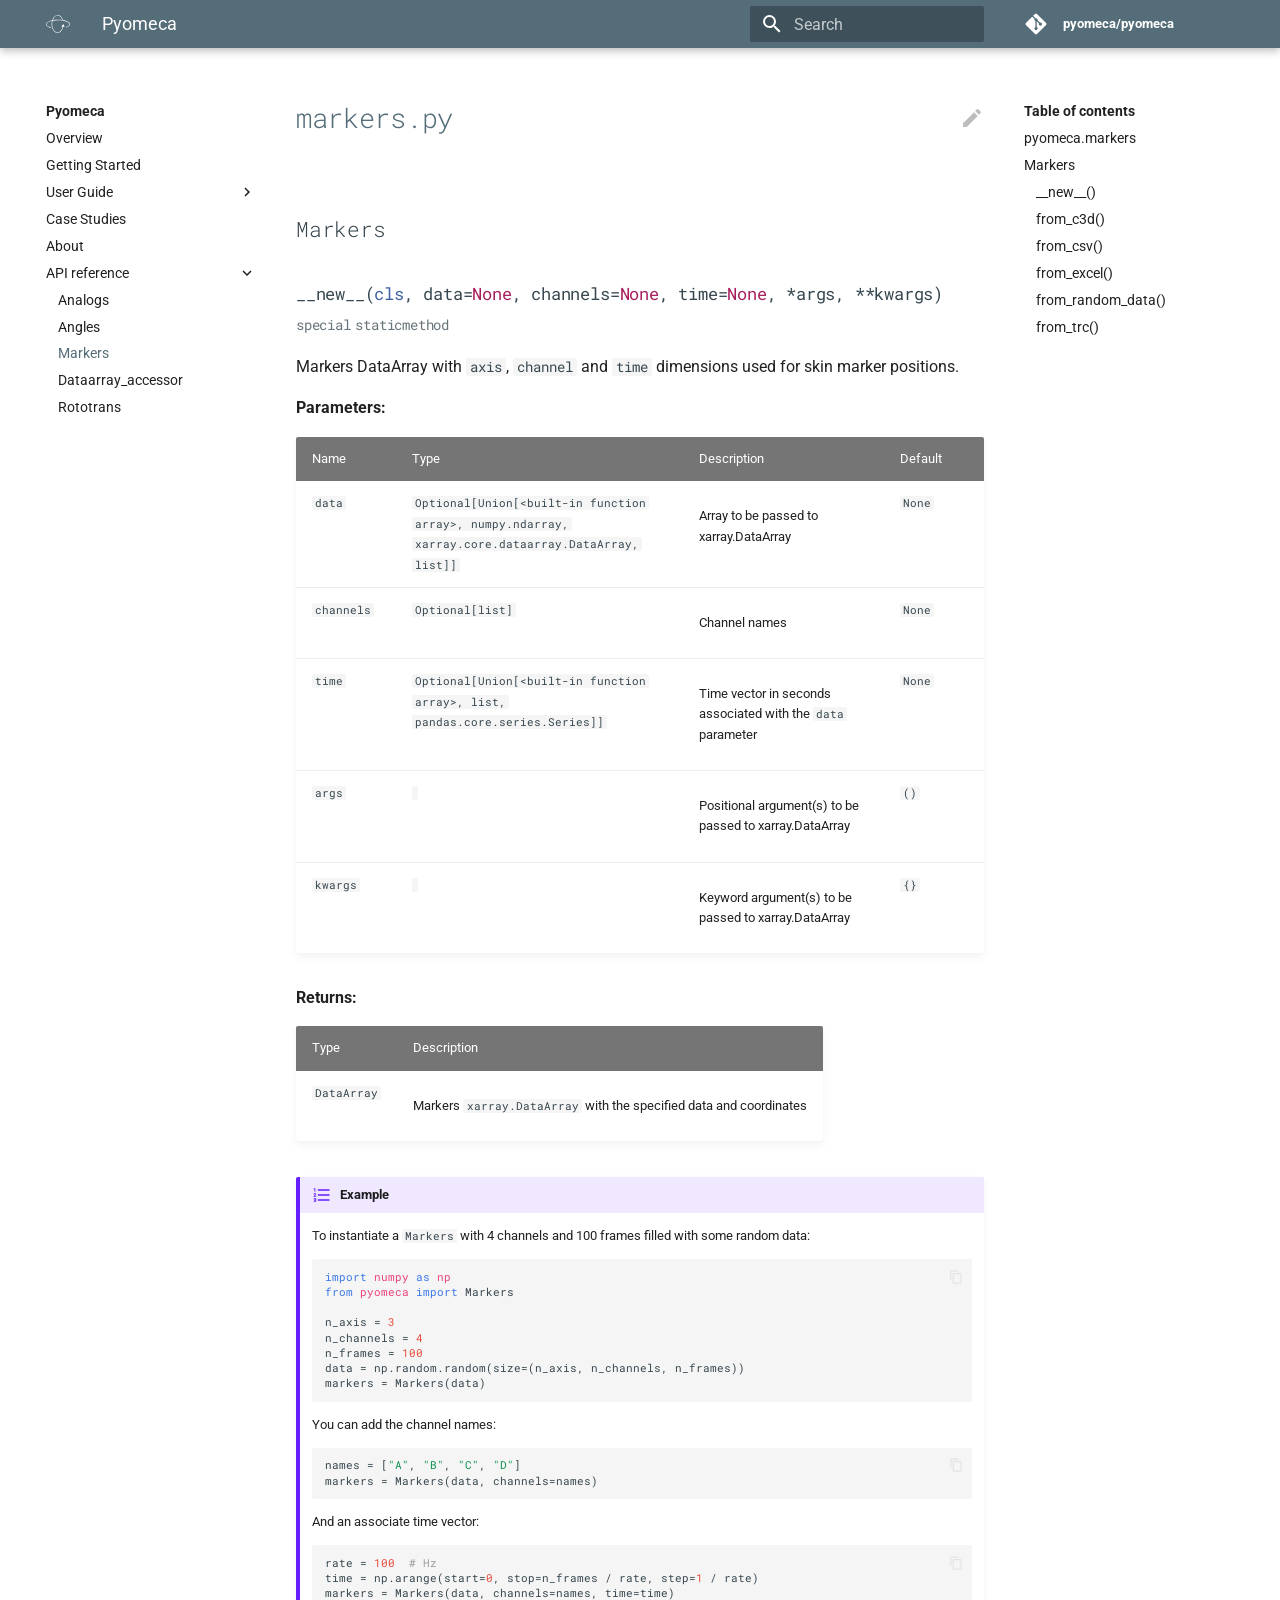
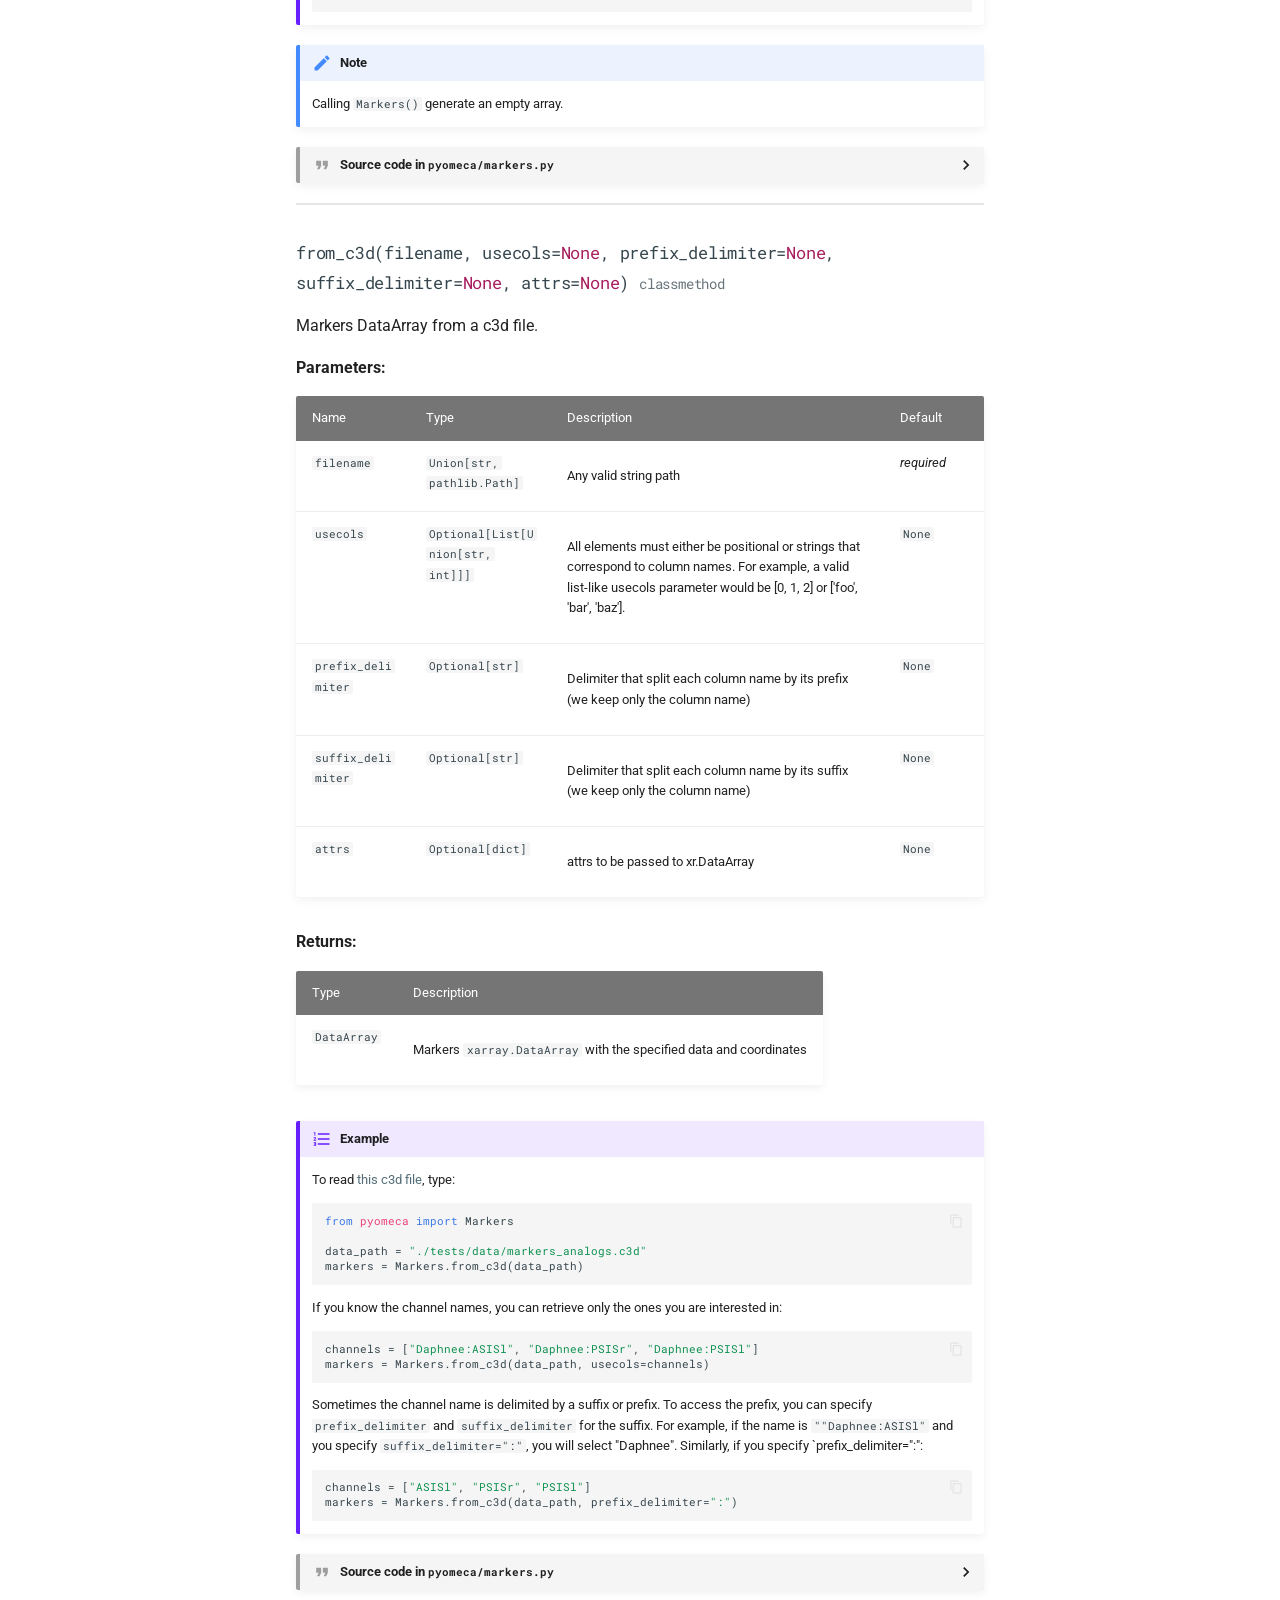
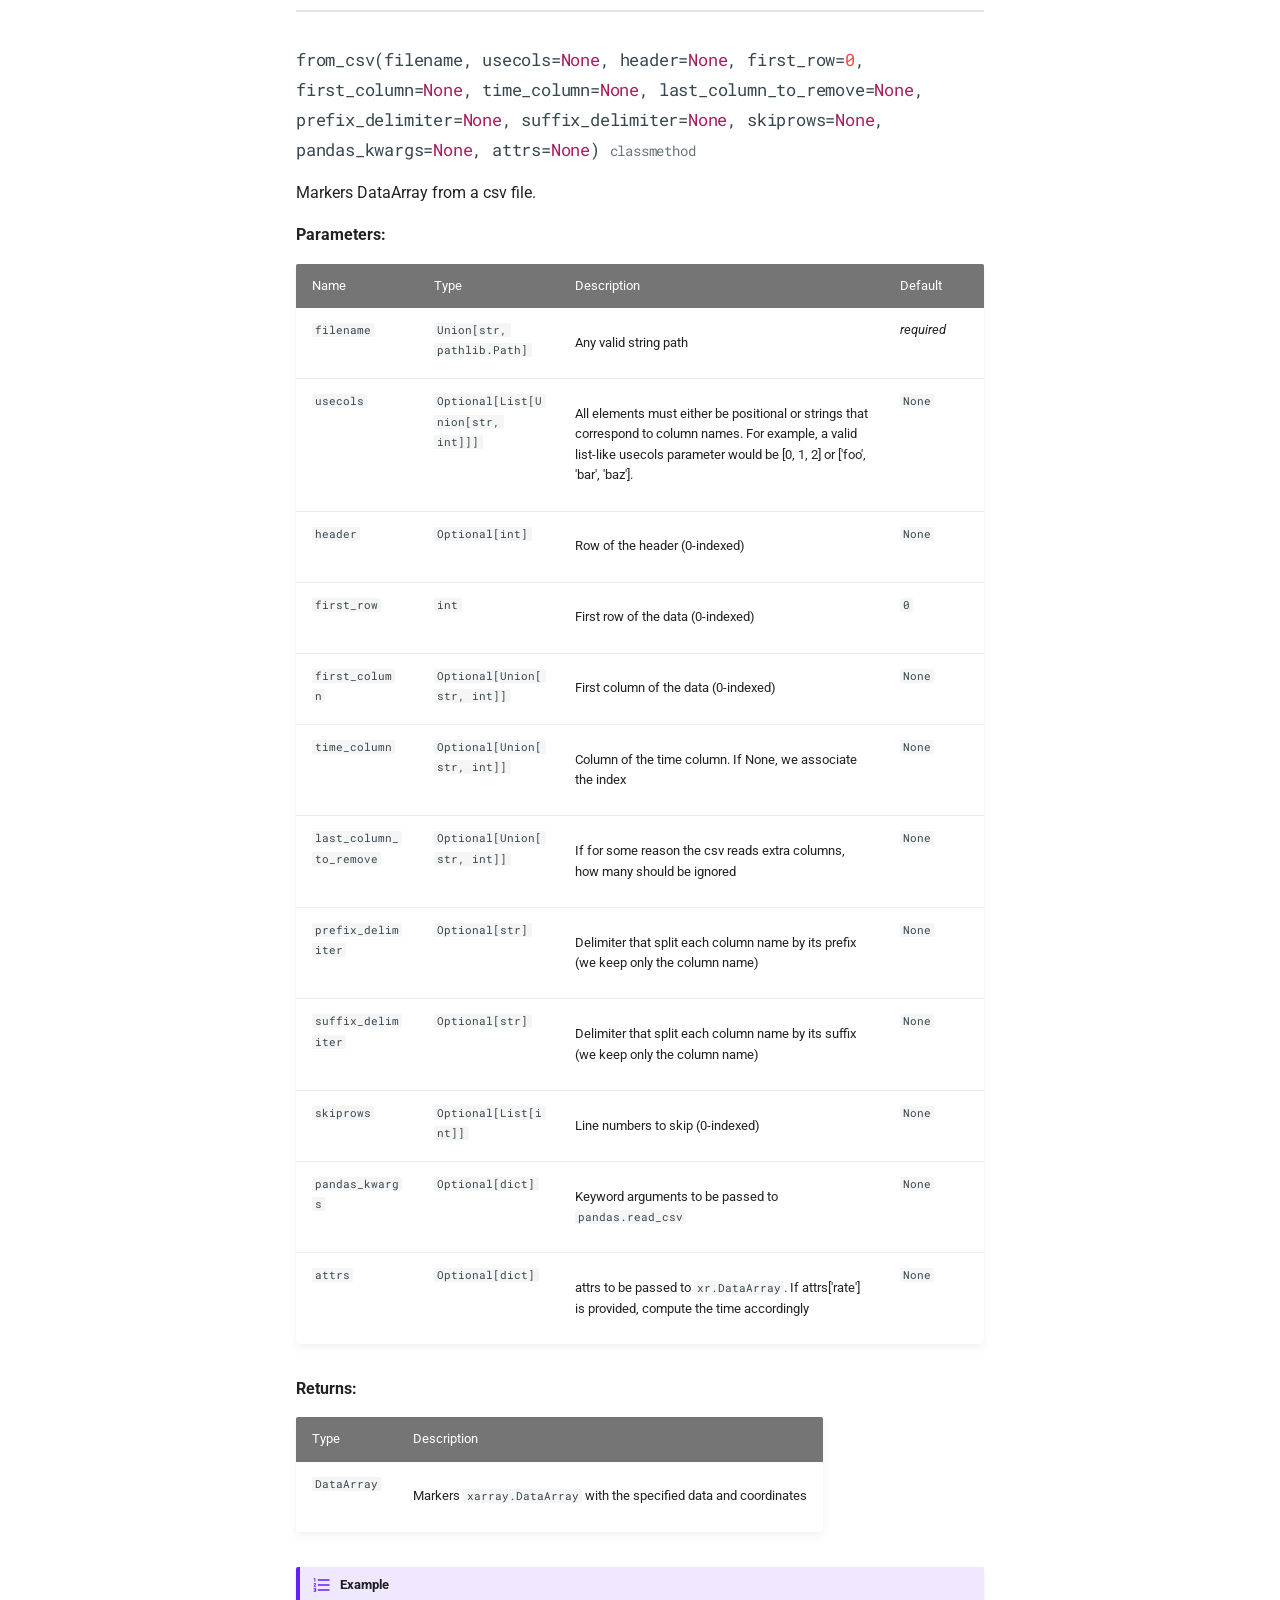
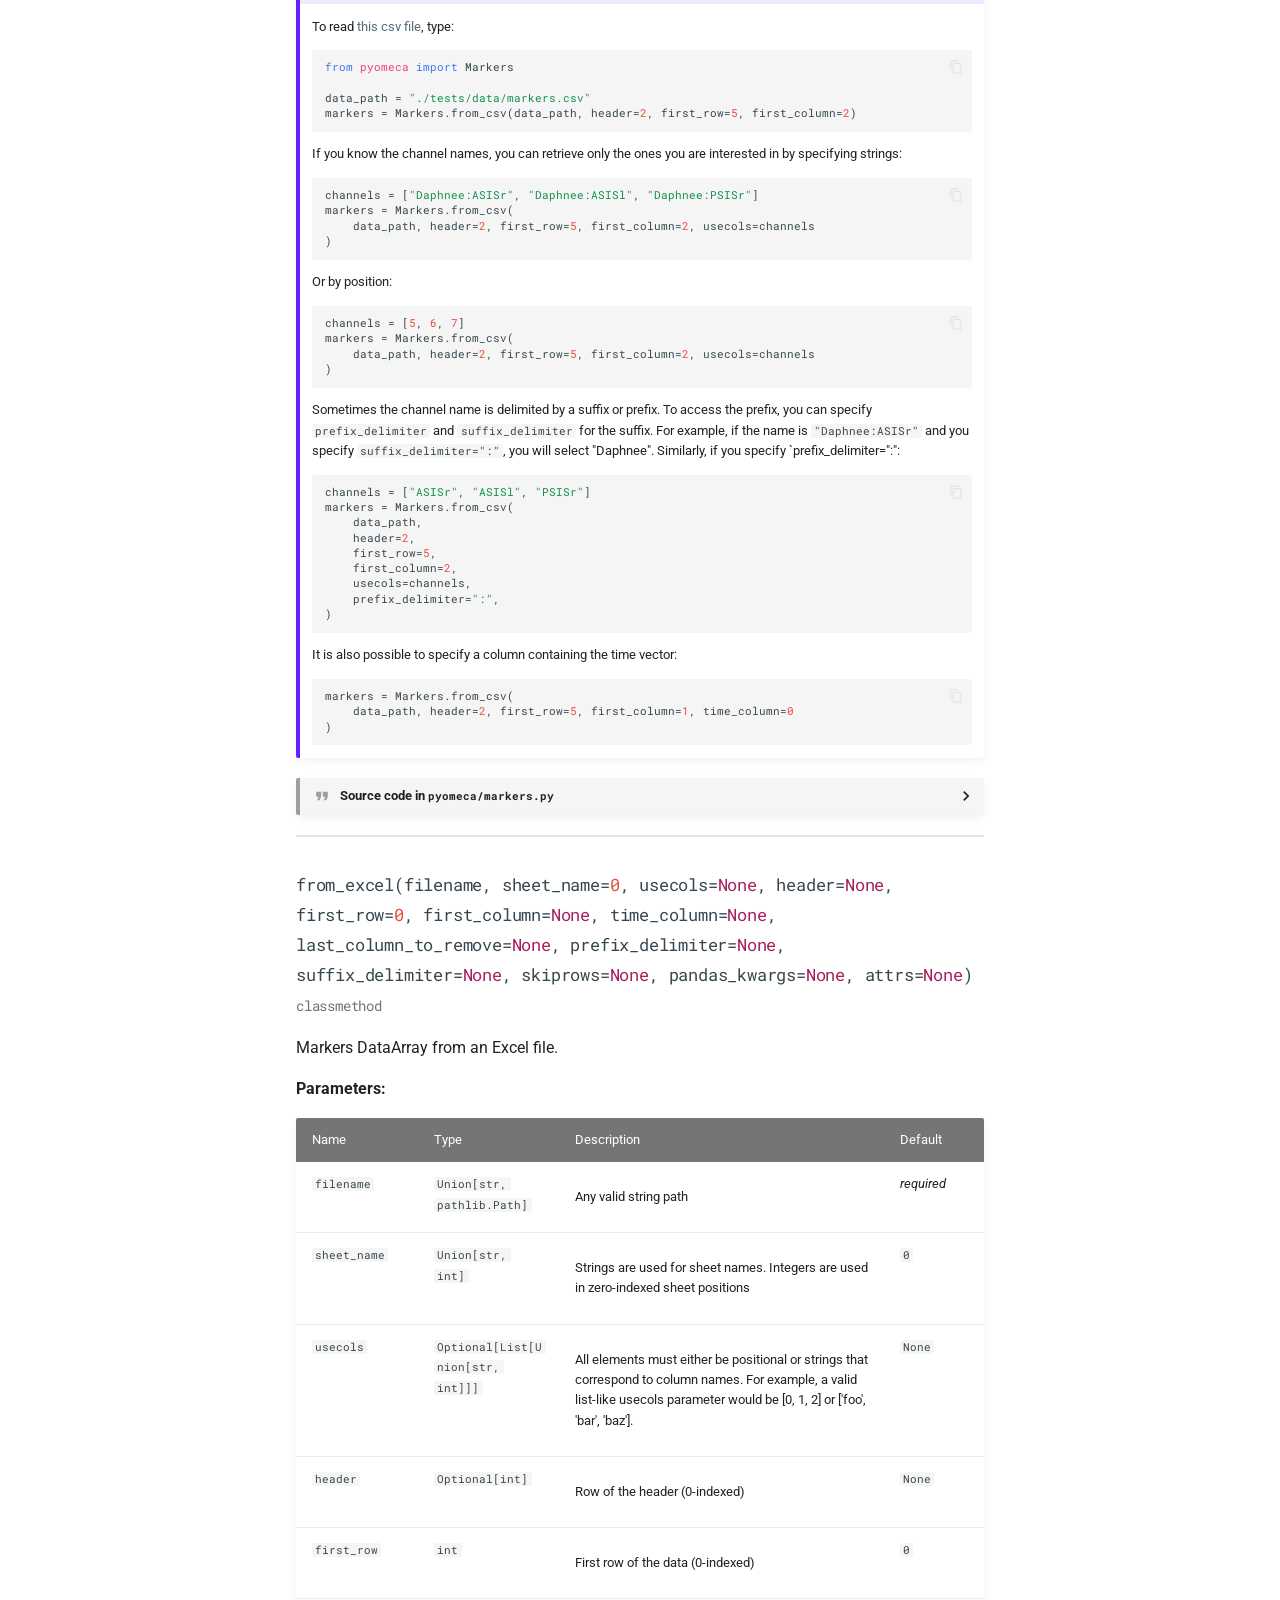
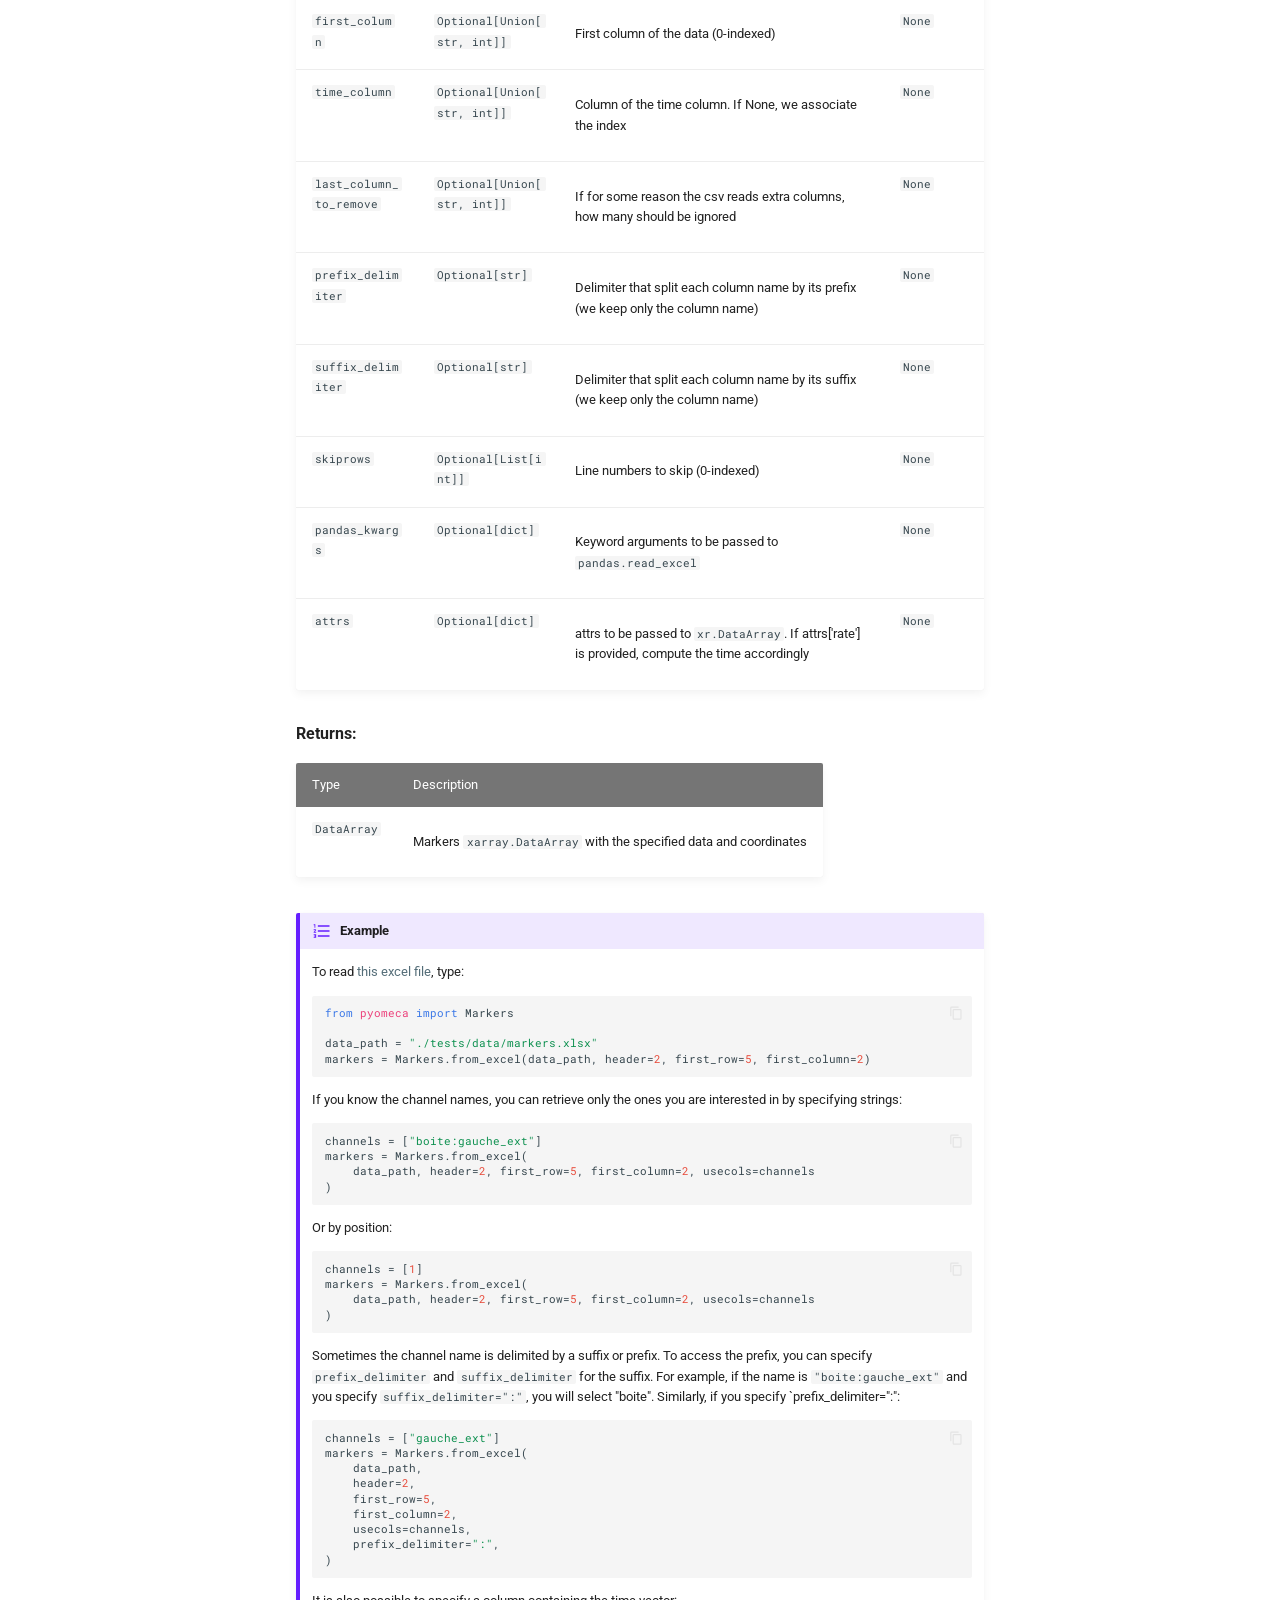
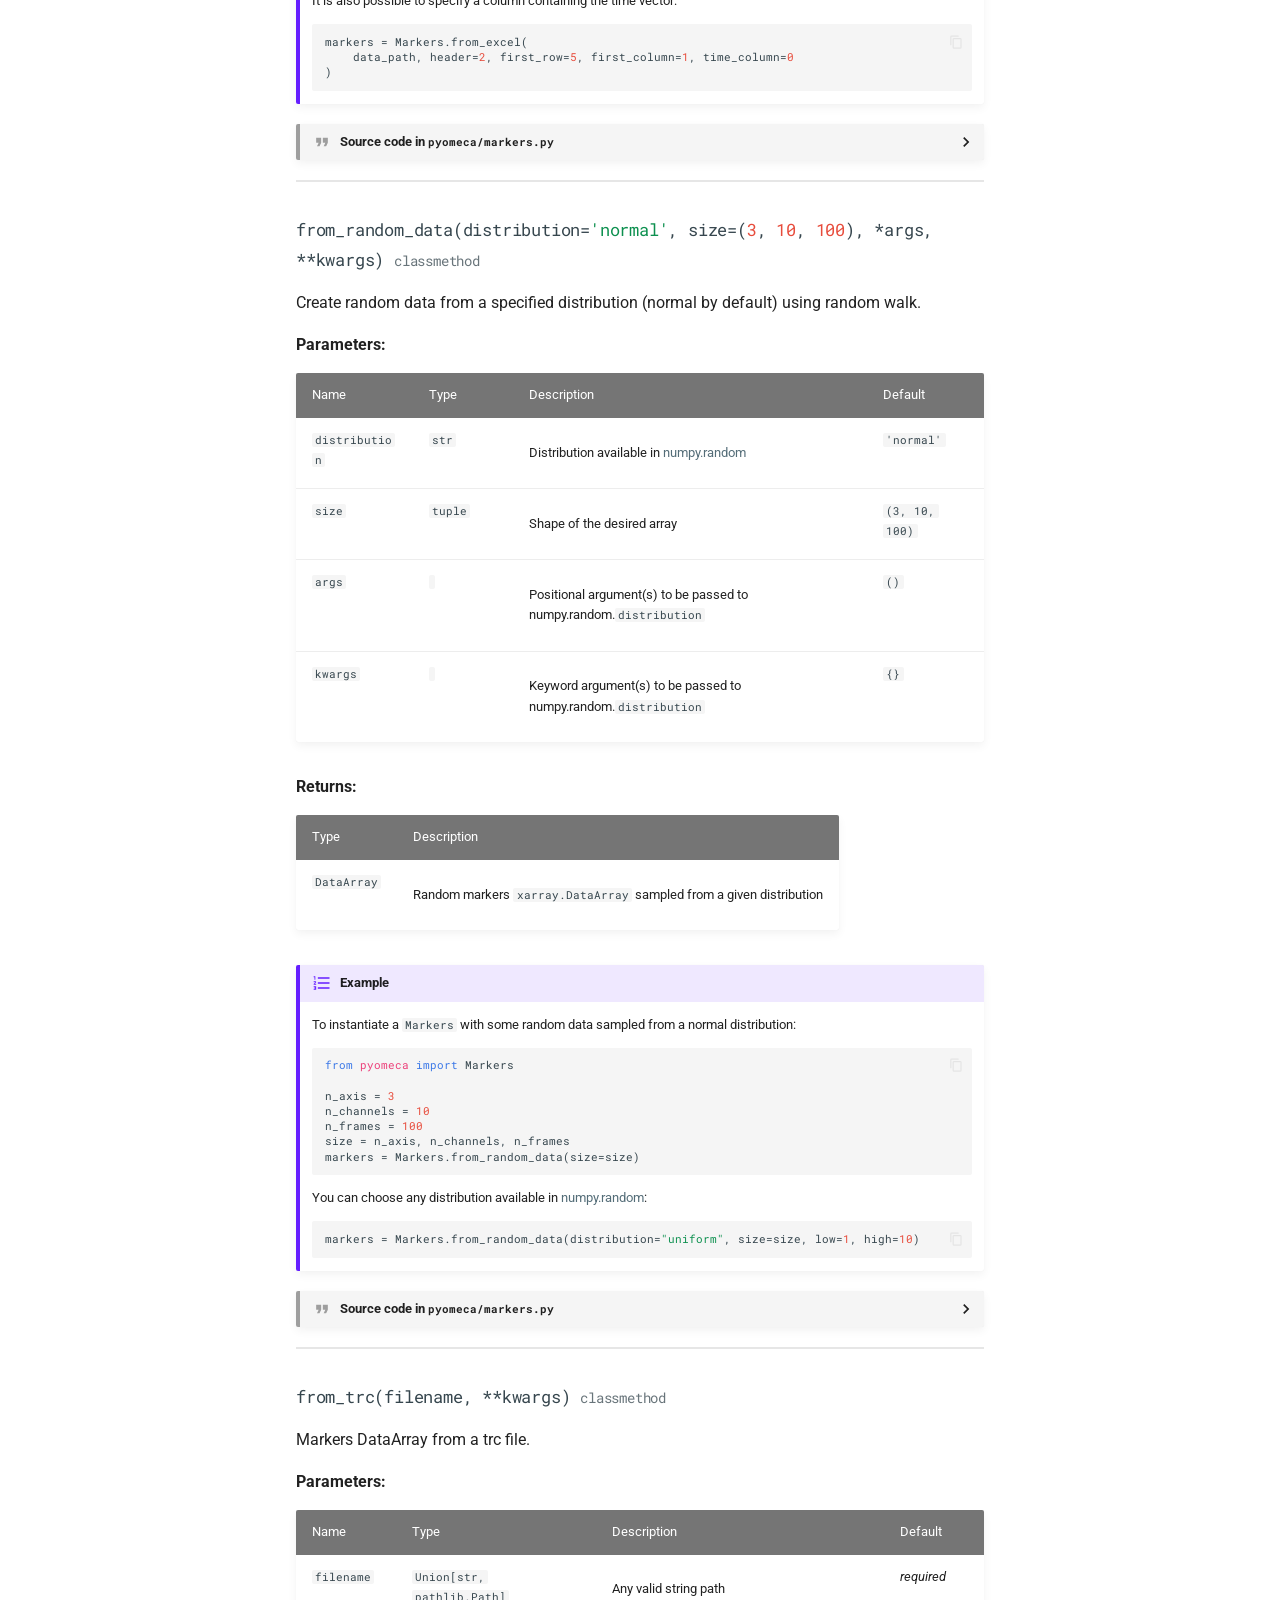
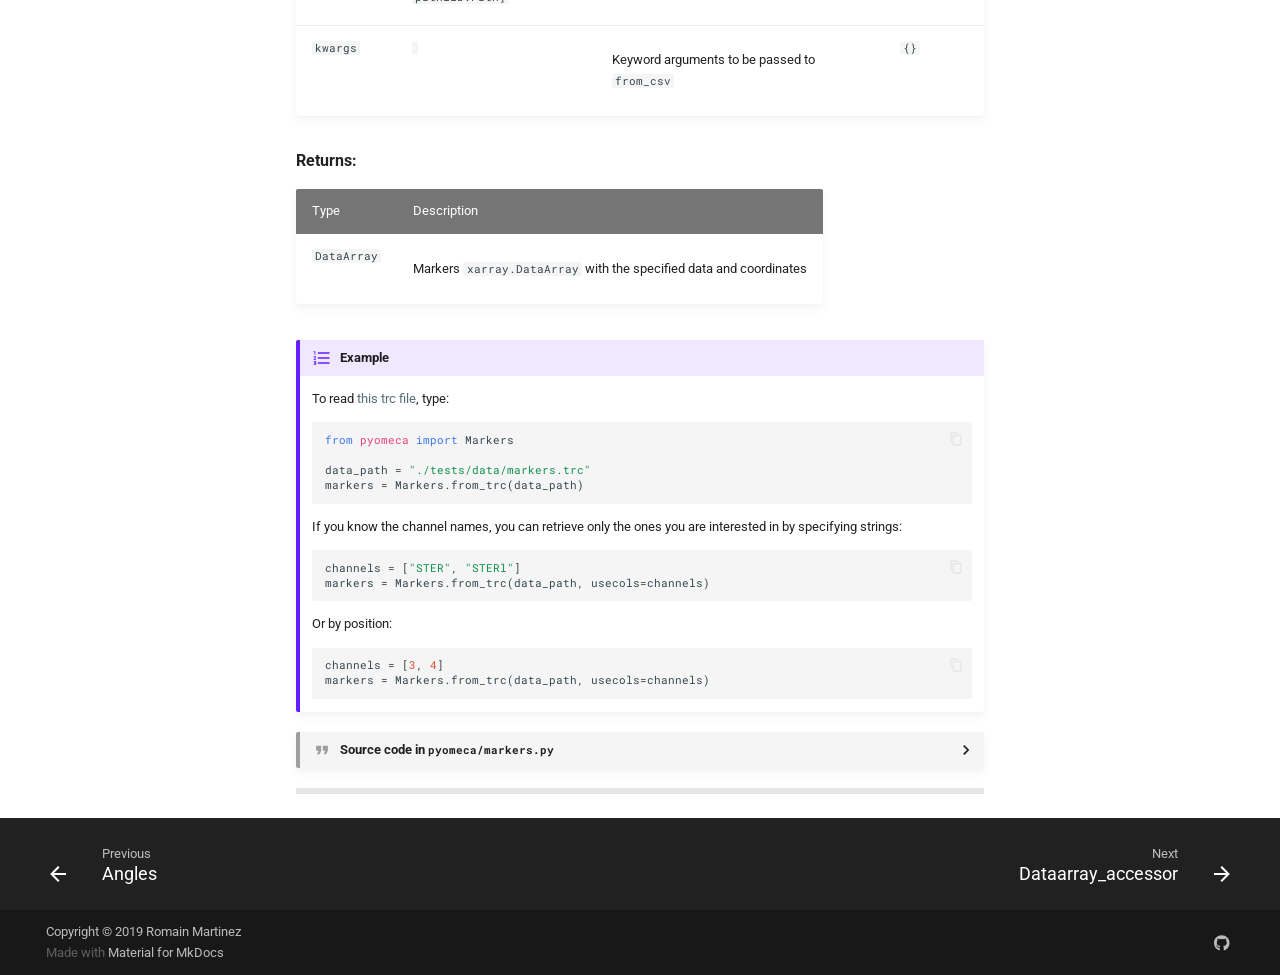
<file: api/markers/index.html>
<!DOCTYPE html>

<html class="no-js" lang="en">
<head>
<meta charset="utf-8"/>
<meta content="width=device-width,initial-scale=1" name="viewport"/>
<meta content="An Open-Source Framework for Biomechanical Analysis" name="description"/>
<link href="https://romainmartinez.github.io/pyomeca/api/markers/" rel="canonical"/>
<meta content="Romain Martinez" name="author"/>
<link href="../../images/favicon.ico" rel="shortcut icon"/>
<meta content="mkdocs-1.1, mkdocs-material-5.1.0" name="generator"/>
<title>Markers - Pyomeca</title>
<link href="../../assets/stylesheets/main.89dc9fe3.min.css" rel="stylesheet"/>
<link href="../../assets/stylesheets/palette.ecd4686e.min.css" rel="stylesheet"/>
<meta content="#546e7a" name="theme-color"/>
<link crossorigin="" href="https://fonts.gstatic.com" rel="preconnect"/>
<link href="https://fonts.googleapis.com/css?family=Roboto:300,400,400i,700%7CRoboto+Mono&amp;display=fallback" rel="stylesheet"/>
<style>body,input{font-family:"Roboto",-apple-system,BlinkMacSystemFont,Helvetica,Arial,sans-serif}code,kbd,pre{font-family:"Roboto Mono",SFMono-Regular,Consolas,Menlo,monospace}</style>
<link href="../../custom.css" rel="stylesheet"/>
</head>
<body data-md-color-accent="teal" data-md-color-primary="blue-grey" dir="ltr">
<input autocomplete="off" class="md-toggle" data-md-toggle="drawer" id="__drawer" type="checkbox"/>
<input autocomplete="off" class="md-toggle" data-md-toggle="search" id="__search" type="checkbox"/>
<label class="md-overlay" for="__drawer"></label>
<div data-md-component="skip">
<a class="md-skip" href="#markerspy">
          Skip to content
        </a>
</div>
<div data-md-component="announce">
</div>
<header class="md-header" data-md-component="header">
<nav aria-label="Header" class="md-header-nav md-grid">
<a aria-label="Pyomeca" class="md-header-nav__button md-logo" href="https://romainmartinez.github.io/pyomeca/" title="Pyomeca">
<img alt="logo" src="../../images/logo.svg"/>
</a>
<label class="md-header-nav__button md-icon" for="__drawer">
<svg viewbox="0 0 24 24" xmlns="http://www.w3.org/2000/svg"><path d="M3,6H21V8H3V6M3,11H21V13H3V11M3,16H21V18H3V16Z"></path></svg>
</label>
<div class="md-header-nav__title" data-md-component="header-title">
<div class="md-header-nav__ellipsis">
<span class="md-header-nav__topic md-ellipsis">
            Pyomeca
          </span>
<span class="md-header-nav__topic md-ellipsis">
            
              Markers
            
          </span>
</div>
</div>
<label class="md-header-nav__button md-icon" for="__search">
<svg viewbox="0 0 24 24" xmlns="http://www.w3.org/2000/svg"><path d="M9.5,3A6.5,6.5 0 0,1 16,9.5C16,11.11 15.41,12.59 14.44,13.73L14.71,14H15.5L20.5,19L19,20.5L14,15.5V14.71L13.73,14.44C12.59,15.41 11.11,16 9.5,16A6.5,6.5 0 0,1 3,9.5A6.5,6.5 0 0,1 9.5,3M9.5,5C7,5 5,7 5,9.5C5,12 7,14 9.5,14C12,14 14,12 14,9.5C14,7 12,5 9.5,5Z"></path></svg>
</label>
<div class="md-search" data-md-component="search" role="dialog">
<label class="md-search__overlay" for="__search"></label>
<div class="md-search__inner" role="search">
<form class="md-search__form" name="search">
<input aria-label="Search" autocapitalize="off" autocomplete="off" autocorrect="off" class="md-search__input" data-md-component="search-query" data-md-state="active" name="query" placeholder="Search" spellcheck="false" type="text"/>
<label class="md-search__icon md-icon" for="__search">
<svg viewbox="0 0 24 24" xmlns="http://www.w3.org/2000/svg"><path d="M9.5,3A6.5,6.5 0 0,1 16,9.5C16,11.11 15.41,12.59 14.44,13.73L14.71,14H15.5L20.5,19L19,20.5L14,15.5V14.71L13.73,14.44C12.59,15.41 11.11,16 9.5,16A6.5,6.5 0 0,1 3,9.5A6.5,6.5 0 0,1 9.5,3M9.5,5C7,5 5,7 5,9.5C5,12 7,14 9.5,14C12,14 14,12 14,9.5C14,7 12,5 9.5,5Z"></path></svg>
<svg viewbox="0 0 24 24" xmlns="http://www.w3.org/2000/svg"><path d="M20,11V13H8L13.5,18.5L12.08,19.92L4.16,12L12.08,4.08L13.5,5.5L8,11H20Z"></path></svg>
</label>
<button aria-label="Clear" class="md-search__icon md-icon" data-md-component="search-reset" tabindex="-1" type="reset">
<svg viewbox="0 0 24 24" xmlns="http://www.w3.org/2000/svg"><path d="M19,6.41L17.59,5L12,10.59L6.41,5L5,6.41L10.59,12L5,17.59L6.41,19L12,13.41L17.59,19L19,17.59L13.41,12L19,6.41Z"></path></svg>
</button>
</form>
<div class="md-search__output">
<div class="md-search__scrollwrap" data-md-scrollfix="">
<div class="md-search-result" data-md-component="search-result">
<div class="md-search-result__meta">
            Type to start searching
          </div>
<ol class="md-search-result__list"></ol>
</div>
</div>
</div>
</div>
</div>
<div class="md-header-nav__source">
<a class="md-source" href="https://github.com/pyomeca/pyomeca/" title="Go to repository">
<div class="md-source__icon md-icon">
<svg viewbox="0 0 448 512" xmlns="http://www.w3.org/2000/svg"><path d="M439.55 236.05L244 40.45a28.87 28.87 0 0 0-40.81 0l-40.66 40.63 51.52 51.52c27.06-9.14 52.68 16.77 43.39 43.68l49.66 49.66c34.23-11.8 61.18 31 35.47 56.69-26.49 26.49-70.21-2.87-56-37.34L240.22 199v121.85c25.3 12.54 22.26 41.85 9.08 55a34.34 34.34 0 0 1-48.55 0c-17.57-17.6-11.07-46.91 11.25-56v-123c-20.8-8.51-24.6-30.74-18.64-45L142.57 101 8.45 235.14a28.86 28.86 0 0 0 0 40.81l195.61 195.6a28.86 28.86 0 0 0 40.8 0l194.69-194.69a28.86 28.86 0 0 0 0-40.81z"></path></svg>
</div>
<div class="md-source__repository">
    pyomeca/pyomeca
  </div>
</a>
</div>
</nav>
</header>
<div class="md-container" data-md-component="container">
<main class="md-main" data-md-component="main">
<div class="md-main__inner md-grid">
<div class="md-sidebar md-sidebar--primary" data-md-component="navigation">
<div class="md-sidebar__scrollwrap">
<div class="md-sidebar__inner">
<nav aria-label="Navigation" class="md-nav md-nav--primary" data-md-level="0">
<label class="md-nav__title" for="__drawer">
<a aria-label="Pyomeca" class="md-nav__button md-logo" href="https://romainmartinez.github.io/pyomeca/" title="Pyomeca">
<img alt="logo" src="../../images/logo.svg"/>
</a>
    Pyomeca
  </label>
<div class="md-nav__source">
<a class="md-source" href="https://github.com/pyomeca/pyomeca/" title="Go to repository">
<div class="md-source__icon md-icon">
<svg viewbox="0 0 448 512" xmlns="http://www.w3.org/2000/svg"><path d="M439.55 236.05L244 40.45a28.87 28.87 0 0 0-40.81 0l-40.66 40.63 51.52 51.52c27.06-9.14 52.68 16.77 43.39 43.68l49.66 49.66c34.23-11.8 61.18 31 35.47 56.69-26.49 26.49-70.21-2.87-56-37.34L240.22 199v121.85c25.3 12.54 22.26 41.85 9.08 55a34.34 34.34 0 0 1-48.55 0c-17.57-17.6-11.07-46.91 11.25-56v-123c-20.8-8.51-24.6-30.74-18.64-45L142.57 101 8.45 235.14a28.86 28.86 0 0 0 0 40.81l195.61 195.6a28.86 28.86 0 0 0 40.8 0l194.69-194.69a28.86 28.86 0 0 0 0-40.81z"></path></svg>
</div>
<div class="md-source__repository">
    pyomeca/pyomeca
  </div>
</a>
</div>
<ul class="md-nav__list" data-md-scrollfix="">
<li class="md-nav__item">
<a class="md-nav__link" href="../../overview/" title="Overview">
      Overview
    </a>
</li>
<li class="md-nav__item">
<a class="md-nav__link" href="../../getting-started/" title="Getting Started">
      Getting Started
    </a>
</li>
<li class="md-nav__item md-nav__item--nested">
<input class="md-nav__toggle md-toggle" data-md-toggle="nav-3" id="nav-3" type="checkbox"/>
<label class="md-nav__link" for="nav-3">
      User Guide
      <span class="md-nav__icon md-icon">
<svg viewbox="0 0 24 24" xmlns="http://www.w3.org/2000/svg"><path d="M8.59,16.58L13.17,12L8.59,7.41L10,6L16,12L10,18L8.59,16.58Z"></path></svg>
</span>
</label>
<nav aria-label="User Guide" class="md-nav" data-md-level="1">
<label class="md-nav__title" for="nav-3">
<span class="md-nav__icon md-icon">
<svg viewbox="0 0 24 24" xmlns="http://www.w3.org/2000/svg"><path d="M20,11V13H8L13.5,18.5L12.08,19.92L4.16,12L12.08,4.08L13.5,5.5L8,11H20Z"></path></svg>
</span>
        User Guide
      </label>
<ul class="md-nav__list" data-md-scrollfix="">
<li class="md-nav__item">
<a class="md-nav__link" href="../../object-creation/" title="Object creation">
      Object creation
    </a>
</li>
<li class="md-nav__item">
<a class="md-nav__link" href="../../data-processing/" title="Data processing">
      Data processing
    </a>
</li>
</ul>
</nav>
</li>
<li class="md-nav__item">
<a class="md-nav__link" href="../../case-studies/" title="Case Studies">
      Case Studies
    </a>
</li>
<li class="md-nav__item">
<a class="md-nav__link" href="../../about/" title="About">
      About
    </a>
</li>
<li class="md-nav__item md-nav__item--active md-nav__item--nested">
<input checked="" class="md-nav__toggle md-toggle" data-md-toggle="nav-6" id="nav-6" type="checkbox"/>
<label class="md-nav__link" for="nav-6">
      API reference
      <span class="md-nav__icon md-icon">
<svg viewbox="0 0 24 24" xmlns="http://www.w3.org/2000/svg"><path d="M8.59,16.58L13.17,12L8.59,7.41L10,6L16,12L10,18L8.59,16.58Z"></path></svg>
</span>
</label>
<nav aria-label="API reference" class="md-nav" data-md-level="1">
<label class="md-nav__title" for="nav-6">
<span class="md-nav__icon md-icon">
<svg viewbox="0 0 24 24" xmlns="http://www.w3.org/2000/svg"><path d="M20,11V13H8L13.5,18.5L12.08,19.92L4.16,12L12.08,4.08L13.5,5.5L8,11H20Z"></path></svg>
</span>
        API reference
      </label>
<ul class="md-nav__list" data-md-scrollfix="">
<li class="md-nav__item">
<a class="md-nav__link" href="../analogs/" title="Analogs">
      Analogs
    </a>
</li>
<li class="md-nav__item">
<a class="md-nav__link" href="../angles/" title="Angles">
      Angles
    </a>
</li>
<li class="md-nav__item md-nav__item--active">
<input class="md-nav__toggle md-toggle" data-md-toggle="toc" id="__toc" type="checkbox"/>
<label class="md-nav__link md-nav__link--active" for="__toc">
        Markers
        <span class="md-nav__icon md-icon">
<svg viewbox="0 0 24 24" xmlns="http://www.w3.org/2000/svg"><path d="M3,9H17V7H3V9M3,13H17V11H3V13M3,17H17V15H3V17M19,17H21V15H19V17M19,7V9H21V7H19M19,13H21V11H19V13Z"></path></svg>
</span>
</label>
<a class="md-nav__link md-nav__link--active" href="./" title="Markers">
      Markers
    </a>
<nav aria-label="Table of contents" class="md-nav md-nav--secondary">
<label class="md-nav__title" for="__toc">
<span class="md-nav__icon md-icon">
<svg viewbox="0 0 24 24" xmlns="http://www.w3.org/2000/svg"><path d="M20,11V13H8L13.5,18.5L12.08,19.92L4.16,12L12.08,4.08L13.5,5.5L8,11H20Z"></path></svg>
</span>
      Table of contents
    </label>
<ul class="md-nav__list" data-md-scrollfix="">
<li class="md-nav__item">
<a class="md-nav__link" href="#pyomeca.markers">
    pyomeca.markers
  </a>
</li>
<li class="md-nav__item">
<a class="md-nav__link" href="#pyomeca.markers.Markers">
    Markers
  </a>
<nav aria-label="Markers" class="md-nav">
<ul class="md-nav__list">
<li class="md-nav__item">
<a class="md-nav__link" href="#pyomeca.markers.Markers.__new__">
    __new__()
  </a>
</li>
<li class="md-nav__item">
<a class="md-nav__link" href="#pyomeca.markers.Markers.from_c3d">
    from_c3d()
  </a>
</li>
<li class="md-nav__item">
<a class="md-nav__link" href="#pyomeca.markers.Markers.from_csv">
    from_csv()
  </a>
</li>
<li class="md-nav__item">
<a class="md-nav__link" href="#pyomeca.markers.Markers.from_excel">
    from_excel()
  </a>
</li>
<li class="md-nav__item">
<a class="md-nav__link" href="#pyomeca.markers.Markers.from_random_data">
    from_random_data()
  </a>
</li>
<li class="md-nav__item">
<a class="md-nav__link" href="#pyomeca.markers.Markers.from_trc">
    from_trc()
  </a>
</li>
</ul>
</nav>
</li>
</ul>
</nav>
</li>
<li class="md-nav__item">
<a class="md-nav__link" href="../dataarray_accessor/" title="Dataarray_accessor">
      Dataarray_accessor
    </a>
</li>
<li class="md-nav__item">
<a class="md-nav__link" href="../rototrans/" title="Rototrans">
      Rototrans
    </a>
</li>
</ul>
</nav>
</li>
</ul>
</nav>
</div>
</div>
</div>
<div class="md-sidebar md-sidebar--secondary" data-md-component="toc">
<div class="md-sidebar__scrollwrap">
<div class="md-sidebar__inner">
<nav aria-label="Table of contents" class="md-nav md-nav--secondary">
<label class="md-nav__title" for="__toc">
<span class="md-nav__icon md-icon">
<svg viewbox="0 0 24 24" xmlns="http://www.w3.org/2000/svg"><path d="M20,11V13H8L13.5,18.5L12.08,19.92L4.16,12L12.08,4.08L13.5,5.5L8,11H20Z"></path></svg>
</span>
      Table of contents
    </label>
<ul class="md-nav__list" data-md-scrollfix="">
<li class="md-nav__item">
<a class="md-nav__link" href="#pyomeca.markers">
    pyomeca.markers
  </a>
</li>
<li class="md-nav__item">
<a class="md-nav__link" href="#pyomeca.markers.Markers">
    Markers
  </a>
<nav aria-label="Markers" class="md-nav">
<ul class="md-nav__list">
<li class="md-nav__item">
<a class="md-nav__link" href="#pyomeca.markers.Markers.__new__">
    __new__()
  </a>
</li>
<li class="md-nav__item">
<a class="md-nav__link" href="#pyomeca.markers.Markers.from_c3d">
    from_c3d()
  </a>
</li>
<li class="md-nav__item">
<a class="md-nav__link" href="#pyomeca.markers.Markers.from_csv">
    from_csv()
  </a>
</li>
<li class="md-nav__item">
<a class="md-nav__link" href="#pyomeca.markers.Markers.from_excel">
    from_excel()
  </a>
</li>
<li class="md-nav__item">
<a class="md-nav__link" href="#pyomeca.markers.Markers.from_random_data">
    from_random_data()
  </a>
</li>
<li class="md-nav__item">
<a class="md-nav__link" href="#pyomeca.markers.Markers.from_trc">
    from_trc()
  </a>
</li>
</ul>
</nav>
</li>
</ul>
</nav>
</div>
</div>
</div>
<div class="md-content">
<article class="md-content__inner md-typeset">
<a class="md-content__button md-icon" href="https://github.com/pyomeca/pyomeca/edit/master/docs/api/markers.md" title="Edit this page">
<svg viewbox="0 0 24 24" xmlns="http://www.w3.org/2000/svg"><path d="M20.71,7.04C21.1,6.65 21.1,6 20.71,5.63L18.37,3.29C18,2.9 17.35,2.9 16.96,3.29L15.12,5.12L18.87,8.87M3,17.25V21H6.75L17.81,9.93L14.06,6.18L3,17.25Z"></path></svg>
</a>
<h1 id="markerspy"><a href="https://github.com/romainmartinez/pyomeca/blob/master/pyomeca/markers.py"><code>markers.py</code></a></h1>
<div class="doc doc-object doc-module">
<h2 class="hidden-toc" href="#pyomeca.markers" id="pyomeca.markers" style="visibility: hidden; width: 0; height: 0;">
</h2>
<div class="doc doc-contents first">
<div class="doc doc-children">
<div class="doc doc-object doc-class">
<h2 class="doc doc-heading" id="pyomeca.markers.Markers">
<code>Markers</code>
</h2>
<div class="doc doc-contents">
<div class="doc doc-children">
<div class="doc doc-object doc-method">
<h3 class="doc doc-heading" id="pyomeca.markers.Markers.__new__">
<code class="highlight language-python">
__new__<span class="p">(</span><span class="bp">cls</span><span class="p">,</span> <span class="n">data</span><span class="o">=</span><span class="kc">None</span><span class="p">,</span> <span class="n">channels</span><span class="o">=</span><span class="kc">None</span><span class="p">,</span> <span class="n">time</span><span class="o">=</span><span class="kc">None</span><span class="p">,</span> <span class="o">*</span><span class="n">args</span><span class="p">,</span> <span class="o">**</span><span class="n">kwargs</span><span class="p">)</span> </code>
<span class="doc doc-properties">
<small class="doc doc-property doc-property-special"><code>special</code></small>
<small class="doc doc-property doc-property-staticmethod"><code>staticmethod</code></small>
</span>
</h3>
<div class="doc doc-contents">
<p>Markers DataArray with <code>axis</code>, <code>channel</code> and <code>time</code> dimensions
 used for skin marker positions.</p>
<p><strong>Parameters:</strong></p>
<table>
<thead>
<tr>
<th>Name</th>
<th>Type</th>
<th>Description</th>
<th>Default</th>
</tr>
</thead>
<tbody>
<tr>
<td><code>data</code></td>
<td><code>Optional[Union[&lt;built-in function array&gt;, numpy.ndarray, xarray.core.dataarray.DataArray, list]]</code></td>
<td>
<p>Array to be passed to xarray.DataArray</p>
</td>
<td><code>None</code></td>
</tr>
<tr>
<td><code>channels</code></td>
<td><code>Optional[list]</code></td>
<td>
<p>Channel names</p>
</td>
<td><code>None</code></td>
</tr>
<tr>
<td><code>time</code></td>
<td><code>Optional[Union[&lt;built-in function array&gt;, list, pandas.core.series.Series]]</code></td>
<td>
<p>Time vector in seconds associated with the <code>data</code> parameter</p>
</td>
<td><code>None</code></td>
</tr>
<tr>
<td><code>args</code></td>
<td><code></code></td>
<td>
<p>Positional argument(s) to be passed to xarray.DataArray</p>
</td>
<td><code>()</code></td>
</tr>
<tr>
<td><code>kwargs</code></td>
<td><code></code></td>
<td>
<p>Keyword argument(s) to be passed to xarray.DataArray</p>
</td>
<td><code>{}</code></td>
</tr>
</tbody>
</table>
<p><strong>Returns:</strong></p>
<table>
<thead>
<tr>
<th>Type</th>
<th>Description</th>
</tr>
</thead>
<tbody>
<tr>
<td><code>DataArray</code></td>
<td>
<p>Markers <code>xarray.DataArray</code> with the specified data and coordinates</p>
</td>
</tr>
</tbody>
</table>
<div class="admonition example">
<p class="admonition-title">Example</p>
<p>To instantiate a <code>Markers</code> with 4 channels and 100 frames filled with some random data:</p>
<div class="highlight">
<pre><span></span><code><span class="kn">import</span> <span class="nn">numpy</span> <span class="k">as</span> <span class="nn">np</span>
<span class="kn">from</span> <span class="nn">pyomeca</span> <span class="kn">import</span> <span class="n">Markers</span>

<span class="n">n_axis</span> <span class="o">=</span> <span class="mi">3</span>
<span class="n">n_channels</span> <span class="o">=</span> <span class="mi">4</span>
<span class="n">n_frames</span> <span class="o">=</span> <span class="mi">100</span>
<span class="n">data</span> <span class="o">=</span> <span class="n">np</span><span class="o">.</span><span class="n">random</span><span class="o">.</span><span class="n">random</span><span class="p">(</span><span class="n">size</span><span class="o">=</span><span class="p">(</span><span class="n">n_axis</span><span class="p">,</span> <span class="n">n_channels</span><span class="p">,</span> <span class="n">n_frames</span><span class="p">))</span>
<span class="n">markers</span> <span class="o">=</span> <span class="n">Markers</span><span class="p">(</span><span class="n">data</span><span class="p">)</span>
</code></pre>
</div>
<p>You can add the channel names:</p>
<div class="highlight">
<pre><span></span><code><span class="n">names</span> <span class="o">=</span> <span class="p">[</span><span class="s2">"A"</span><span class="p">,</span> <span class="s2">"B"</span><span class="p">,</span> <span class="s2">"C"</span><span class="p">,</span> <span class="s2">"D"</span><span class="p">]</span>
<span class="n">markers</span> <span class="o">=</span> <span class="n">Markers</span><span class="p">(</span><span class="n">data</span><span class="p">,</span> <span class="n">channels</span><span class="o">=</span><span class="n">names</span><span class="p">)</span>
</code></pre>
</div>
<p>And an associate time vector:</p>
<div class="highlight">
<pre><span></span><code><span class="n">rate</span> <span class="o">=</span> <span class="mi">100</span>  <span class="c1"># Hz</span>
<span class="n">time</span> <span class="o">=</span> <span class="n">np</span><span class="o">.</span><span class="n">arange</span><span class="p">(</span><span class="n">start</span><span class="o">=</span><span class="mi">0</span><span class="p">,</span> <span class="n">stop</span><span class="o">=</span><span class="n">n_frames</span> <span class="o">/</span> <span class="n">rate</span><span class="p">,</span> <span class="n">step</span><span class="o">=</span><span class="mi">1</span> <span class="o">/</span> <span class="n">rate</span><span class="p">)</span>
<span class="n">markers</span> <span class="o">=</span> <span class="n">Markers</span><span class="p">(</span><span class="n">data</span><span class="p">,</span> <span class="n">channels</span><span class="o">=</span><span class="n">names</span><span class="p">,</span> <span class="n">time</span><span class="o">=</span><span class="n">time</span><span class="p">)</span>
</code></pre>
</div>
</div>
<div class="admonition note">
<p class="admonition-title">Note</p>
<p>Calling <code>Markers()</code> generate an empty array.</p>
</div>
<details class="quote">
<summary>Source code in <code>pyomeca/markers.py</code></summary>
<table class="highlighttable">
<tr>
<td class="linenos">
<div class="linenodiv">
<pre><span></span>12
13
14
15
16
17
18
19
20
21
22
23
24
25
26
27
28
29
30
31
32
33
34
35
36
37
38
39
40
41
42
43
44
45
46
47
48
49
50
51
52
53
54
55
56
57
58
59
60
61
62
63
64
65
66
67
68
69
70
71
72
73
74
75
76
77
78
79
80
81
82
83
84</pre>
</div>
</td>
<td class="code">
<div class="highlight">
<pre><span></span><code><span class="k">def</span> <span class="fm">__new__</span><span class="p">(</span>
    <span class="bp">cls</span><span class="p">,</span>
    <span class="n">data</span><span class="p">:</span> <span class="n">Optional</span><span class="p">[</span><span class="n">Union</span><span class="p">[</span><span class="n">np</span><span class="o">.</span><span class="n">array</span><span class="p">,</span> <span class="n">np</span><span class="o">.</span><span class="n">ndarray</span><span class="p">,</span> <span class="n">xr</span><span class="o">.</span><span class="n">DataArray</span><span class="p">,</span> <span class="nb">list</span><span class="p">]]</span> <span class="o">=</span> <span class="kc">None</span><span class="p">,</span>
    <span class="n">channels</span><span class="p">:</span> <span class="n">Optional</span><span class="p">[</span><span class="nb">list</span><span class="p">]</span> <span class="o">=</span> <span class="kc">None</span><span class="p">,</span>
    <span class="n">time</span><span class="p">:</span> <span class="n">Optional</span><span class="p">[</span><span class="n">Union</span><span class="p">[</span><span class="n">np</span><span class="o">.</span><span class="n">array</span><span class="p">,</span> <span class="nb">list</span><span class="p">,</span> <span class="n">pd</span><span class="o">.</span><span class="n">Series</span><span class="p">]]</span> <span class="o">=</span> <span class="kc">None</span><span class="p">,</span>
    <span class="o">*</span><span class="n">args</span><span class="p">,</span>
    <span class="o">**</span><span class="n">kwargs</span><span class="p">,</span>
<span class="p">)</span> <span class="o">-&gt;</span> <span class="n">xr</span><span class="o">.</span><span class="n">DataArray</span><span class="p">:</span>
    <span class="sd">"""</span>
<span class="sd">    Markers DataArray with `axis`, `channel` and `time` dimensions</span>
<span class="sd">     used for skin marker positions.</span>

<span class="sd">    Arguments:</span>
<span class="sd">        data: Array to be passed to xarray.DataArray</span>
<span class="sd">        channels: Channel names</span>
<span class="sd">        time: Time vector in seconds associated with the `data` parameter</span>
<span class="sd">        args: Positional argument(s) to be passed to xarray.DataArray</span>
<span class="sd">        kwargs: Keyword argument(s) to be passed to xarray.DataArray</span>

<span class="sd">    Returns:</span>
<span class="sd">        Markers `xarray.DataArray` with the specified data and coordinates</span>

<span class="sd">    !!! example</span>
<span class="sd">        To instantiate a `Markers` with 4 channels and 100 frames filled with some random data:</span>

<span class="sd">        ```python</span>
<span class="sd">        import numpy as np</span>
<span class="sd">        from pyomeca import Markers</span>

<span class="sd">        n_axis = 3</span>
<span class="sd">        n_channels = 4</span>
<span class="sd">        n_frames = 100</span>
<span class="sd">        data = np.random.random(size=(n_axis, n_channels, n_frames))</span>
<span class="sd">        markers = Markers(data)</span>
<span class="sd">        ```</span>

<span class="sd">        You can add the channel names:</span>

<span class="sd">        ```python</span>
<span class="sd">        names = ["A", "B", "C", "D"]</span>
<span class="sd">        markers = Markers(data, channels=names)</span>
<span class="sd">        ```</span>

<span class="sd">        And an associate time vector:</span>

<span class="sd">        ```python</span>
<span class="sd">        rate = 100  # Hz</span>
<span class="sd">        time = np.arange(start=0, stop=n_frames / rate, step=1 / rate)</span>
<span class="sd">        markers = Markers(data, channels=names, time=time)</span>
<span class="sd">        ```</span>

<span class="sd">    !!! note</span>
<span class="sd">        Calling `Markers()` generate an empty array.</span>
<span class="sd">    """</span>
    <span class="n">coords</span> <span class="o">=</span> <span class="p">{}</span>
    <span class="k">if</span> <span class="n">data</span> <span class="ow">is</span> <span class="kc">None</span><span class="p">:</span>
        <span class="n">data</span> <span class="o">=</span> <span class="n">np</span><span class="o">.</span><span class="n">ndarray</span><span class="p">((</span><span class="mi">0</span><span class="p">,</span> <span class="mi">0</span><span class="p">,</span> <span class="mi">0</span><span class="p">))</span>
    <span class="k">else</span><span class="p">:</span>
        <span class="n">coords</span><span class="p">[</span><span class="s2">"axis"</span><span class="p">]</span> <span class="o">=</span> <span class="p">[</span><span class="s2">"x"</span><span class="p">,</span> <span class="s2">"y"</span><span class="p">,</span> <span class="s2">"z"</span><span class="p">,</span> <span class="s2">"ones"</span><span class="p">]</span>
    <span class="k">if</span> <span class="n">data</span><span class="o">.</span><span class="n">shape</span><span class="p">[</span><span class="mi">0</span><span class="p">]</span> <span class="o">==</span> <span class="mi">3</span><span class="p">:</span>
        <span class="n">data</span> <span class="o">=</span> <span class="n">np</span><span class="o">.</span><span class="n">insert</span><span class="p">(</span><span class="n">data</span><span class="p">,</span> <span class="n">obj</span><span class="o">=</span><span class="mi">3</span><span class="p">,</span> <span class="n">values</span><span class="o">=</span><span class="mi">1</span><span class="p">,</span> <span class="n">axis</span><span class="o">=</span><span class="mi">0</span><span class="p">)</span>
    <span class="k">if</span> <span class="n">channels</span><span class="p">:</span>
        <span class="n">coords</span><span class="p">[</span><span class="s2">"channel"</span><span class="p">]</span> <span class="o">=</span> <span class="n">channels</span>
    <span class="k">if</span> <span class="n">time</span> <span class="ow">is</span> <span class="ow">not</span> <span class="kc">None</span><span class="p">:</span>
        <span class="n">coords</span><span class="p">[</span><span class="s2">"time"</span><span class="p">]</span> <span class="o">=</span> <span class="n">time</span>
    <span class="k">return</span> <span class="n">xr</span><span class="o">.</span><span class="n">DataArray</span><span class="p">(</span>
        <span class="n">data</span><span class="o">=</span><span class="n">data</span><span class="p">,</span>
        <span class="n">dims</span><span class="o">=</span><span class="p">(</span><span class="s2">"axis"</span><span class="p">,</span> <span class="s2">"channel"</span><span class="p">,</span> <span class="s2">"time"</span><span class="p">),</span>
        <span class="n">coords</span><span class="o">=</span><span class="n">coords</span><span class="p">,</span>
        <span class="n">name</span><span class="o">=</span><span class="s2">"markers"</span><span class="p">,</span>
        <span class="o">*</span><span class="n">args</span><span class="p">,</span>
        <span class="o">**</span><span class="n">kwargs</span><span class="p">,</span>
    <span class="p">)</span>
</code></pre>
</div>
</td>
</tr>
</table>
</details>
</div>
</div>
<div class="doc doc-object doc-method">
<h3 class="doc doc-heading" id="pyomeca.markers.Markers.from_c3d">
<code class="highlight language-python">
from_c3d<span class="p">(</span><span class="n">filename</span><span class="p">,</span> <span class="n">usecols</span><span class="o">=</span><span class="kc">None</span><span class="p">,</span> <span class="n">prefix_delimiter</span><span class="o">=</span><span class="kc">None</span><span class="p">,</span> <span class="n">suffix_delimiter</span><span class="o">=</span><span class="kc">None</span><span class="p">,</span> <span class="n">attrs</span><span class="o">=</span><span class="kc">None</span><span class="p">)</span> </code>
<span class="doc doc-properties">
<small class="doc doc-property doc-property-classmethod"><code>classmethod</code></small>
</span>
</h3>
<div class="doc doc-contents">
<p>Markers DataArray from a c3d file.</p>
<p><strong>Parameters:</strong></p>
<table>
<thead>
<tr>
<th>Name</th>
<th>Type</th>
<th>Description</th>
<th>Default</th>
</tr>
</thead>
<tbody>
<tr>
<td><code>filename</code></td>
<td><code>Union[str, pathlib.Path]</code></td>
<td>
<p>Any valid string path</p>
</td>
<td><em>required</em></td>
</tr>
<tr>
<td><code>usecols</code></td>
<td><code>Optional[List[Union[str, int]]]</code></td>
<td>
<p>All elements must either be positional or strings that correspond to column names.
For example, a valid list-like usecols parameter would be [0, 1, 2] or ['foo', 'bar', 'baz'].</p>
</td>
<td><code>None</code></td>
</tr>
<tr>
<td><code>prefix_delimiter</code></td>
<td><code>Optional[str]</code></td>
<td>
<p>Delimiter that split each column name by its prefix (we keep only the column name)</p>
</td>
<td><code>None</code></td>
</tr>
<tr>
<td><code>suffix_delimiter</code></td>
<td><code>Optional[str]</code></td>
<td>
<p>Delimiter that split each column name by its suffix (we keep only the column name)</p>
</td>
<td><code>None</code></td>
</tr>
<tr>
<td><code>attrs</code></td>
<td><code>Optional[dict]</code></td>
<td>
<p>attrs to be passed to xr.DataArray</p>
</td>
<td><code>None</code></td>
</tr>
</tbody>
</table>
<p><strong>Returns:</strong></p>
<table>
<thead>
<tr>
<th>Type</th>
<th>Description</th>
</tr>
</thead>
<tbody>
<tr>
<td><code>DataArray</code></td>
<td>
<p>Markers <code>xarray.DataArray</code> with the specified data and coordinates</p>
</td>
</tr>
</tbody>
</table>
<div class="admonition example">
<p class="admonition-title">Example</p>
<p>To read <a href="https://github.com/romainmartinez/pyomeca/blob/master/tests/data/markers_analogs.c3d">this c3d file</a>,
type:</p>
<div class="highlight">
<pre><span></span><code><span class="kn">from</span> <span class="nn">pyomeca</span> <span class="kn">import</span> <span class="n">Markers</span>

<span class="n">data_path</span> <span class="o">=</span> <span class="s2">"./tests/data/markers_analogs.c3d"</span>
<span class="n">markers</span> <span class="o">=</span> <span class="n">Markers</span><span class="o">.</span><span class="n">from_c3d</span><span class="p">(</span><span class="n">data_path</span><span class="p">)</span>
</code></pre>
</div>
<p>If you know the channel names, you can retrieve only the ones you are interested in:</p>
<div class="highlight">
<pre><span></span><code><span class="n">channels</span> <span class="o">=</span> <span class="p">[</span><span class="s2">"Daphnee:ASISl"</span><span class="p">,</span> <span class="s2">"Daphnee:PSISr"</span><span class="p">,</span> <span class="s2">"Daphnee:PSISl"</span><span class="p">]</span>
<span class="n">markers</span> <span class="o">=</span> <span class="n">Markers</span><span class="o">.</span><span class="n">from_c3d</span><span class="p">(</span><span class="n">data_path</span><span class="p">,</span> <span class="n">usecols</span><span class="o">=</span><span class="n">channels</span><span class="p">)</span>
</code></pre>
</div>
<p>Sometimes the channel name is delimited by a suffix or prefix.
To access the prefix, you can specify <code>prefix_delimiter</code> and <code>suffix_delimiter</code> for the suffix.
For example, if the name is <code>""Daphnee:ASISl"</code> and you specify <code>suffix_delimiter=":"</code>, you will select "Daphnee".
Similarly, if you specify `prefix_delimiter=":":</p>
<div class="highlight">
<pre><span></span><code><span class="n">channels</span> <span class="o">=</span> <span class="p">[</span><span class="s2">"ASISl"</span><span class="p">,</span> <span class="s2">"PSISr"</span><span class="p">,</span> <span class="s2">"PSISl"</span><span class="p">]</span>
<span class="n">markers</span> <span class="o">=</span> <span class="n">Markers</span><span class="o">.</span><span class="n">from_c3d</span><span class="p">(</span><span class="n">data_path</span><span class="p">,</span> <span class="n">prefix_delimiter</span><span class="o">=</span><span class="s2">":"</span><span class="p">)</span>
</code></pre>
</div>
</div>
<details class="quote">
<summary>Source code in <code>pyomeca/markers.py</code></summary>
<table class="highlighttable">
<tr>
<td class="linenos">
<div class="linenodiv">
<pre><span></span>346
347
348
349
350
351
352
353
354
355
356
357
358
359
360
361
362
363
364
365
366
367
368
369
370
371
372
373
374
375
376
377
378
379
380
381
382
383
384
385
386
387
388
389
390
391
392
393
394
395
396
397
398
399</pre>
</div>
</td>
<td class="code">
<div class="highlight">
<pre><span></span><code><span class="nd">@classmethod</span>
<span class="k">def</span> <span class="nf">from_c3d</span><span class="p">(</span>
    <span class="bp">cls</span><span class="p">,</span>
    <span class="n">filename</span><span class="p">:</span> <span class="n">Union</span><span class="p">[</span><span class="nb">str</span><span class="p">,</span> <span class="n">Path</span><span class="p">],</span>
    <span class="n">usecols</span><span class="p">:</span> <span class="n">Optional</span><span class="p">[</span><span class="n">List</span><span class="p">[</span><span class="n">Union</span><span class="p">[</span><span class="nb">str</span><span class="p">,</span> <span class="nb">int</span><span class="p">]]]</span> <span class="o">=</span> <span class="kc">None</span><span class="p">,</span>
    <span class="n">prefix_delimiter</span><span class="p">:</span> <span class="n">Optional</span><span class="p">[</span><span class="nb">str</span><span class="p">]</span> <span class="o">=</span> <span class="kc">None</span><span class="p">,</span>
    <span class="n">suffix_delimiter</span><span class="p">:</span> <span class="n">Optional</span><span class="p">[</span><span class="nb">str</span><span class="p">]</span> <span class="o">=</span> <span class="kc">None</span><span class="p">,</span>
    <span class="n">attrs</span><span class="p">:</span> <span class="n">Optional</span><span class="p">[</span><span class="nb">dict</span><span class="p">]</span> <span class="o">=</span> <span class="kc">None</span><span class="p">,</span>
<span class="p">)</span> <span class="o">-&gt;</span> <span class="n">xr</span><span class="o">.</span><span class="n">DataArray</span><span class="p">:</span>
    <span class="sd">"""</span>
<span class="sd">    Markers DataArray from a c3d file.</span>

<span class="sd">    Arguments:</span>
<span class="sd">        filename: Any valid string path</span>
<span class="sd">        usecols: All elements must either be positional or strings that correspond to column names.</span>
<span class="sd">            For example, a valid list-like usecols parameter would be [0, 1, 2] or ['foo', 'bar', 'baz'].</span>
<span class="sd">        prefix_delimiter: Delimiter that split each column name by its prefix (we keep only the column name)</span>
<span class="sd">        suffix_delimiter: Delimiter that split each column name by its suffix (we keep only the column name)</span>
<span class="sd">        attrs: attrs to be passed to xr.DataArray</span>

<span class="sd">    Returns:</span>
<span class="sd">        Markers `xarray.DataArray` with the specified data and coordinates</span>

<span class="sd">    !!! example</span>
<span class="sd">        To read [this c3d file](https://github.com/romainmartinez/pyomeca/blob/master/tests/data/markers_analogs.c3d),</span>
<span class="sd">        type:</span>

<span class="sd">        ```python</span>
<span class="sd">        from pyomeca import Markers</span>

<span class="sd">        data_path = "./tests/data/markers_analogs.c3d"</span>
<span class="sd">        markers = Markers.from_c3d(data_path)</span>
<span class="sd">        ```</span>

<span class="sd">        If you know the channel names, you can retrieve only the ones you are interested in:</span>

<span class="sd">        ```python</span>
<span class="sd">        channels = ["Daphnee:ASISl", "Daphnee:PSISr", "Daphnee:PSISl"]</span>
<span class="sd">        markers = Markers.from_c3d(data_path, usecols=channels)</span>
<span class="sd">        ```</span>

<span class="sd">        Sometimes the channel name is delimited by a suffix or prefix.</span>
<span class="sd">        To access the prefix, you can specify `prefix_delimiter` and `suffix_delimiter` for the suffix.</span>
<span class="sd">        For example, if the name is `""Daphnee:ASISl"` and you specify `suffix_delimiter=":"`, you will select "Daphnee".</span>
<span class="sd">        Similarly, if you specify `prefix_delimiter=":":</span>

<span class="sd">        ```python</span>
<span class="sd">        channels = ["ASISl", "PSISr", "PSISl"]</span>
<span class="sd">        markers = Markers.from_c3d(data_path, prefix_delimiter=":")</span>
<span class="sd">        ```</span>
<span class="sd">    """</span>
    <span class="k">return</span> <span class="n">read</span><span class="o">.</span><span class="n">read_c3d</span><span class="p">(</span>
        <span class="bp">cls</span><span class="p">,</span> <span class="n">filename</span><span class="p">,</span> <span class="n">usecols</span><span class="p">,</span> <span class="n">prefix_delimiter</span><span class="p">,</span> <span class="n">suffix_delimiter</span><span class="p">,</span> <span class="n">attrs</span>
    <span class="p">)</span>
</code></pre>
</div>
</td>
</tr>
</table>
</details>
</div>
</div>
<div class="doc doc-object doc-method">
<h3 class="doc doc-heading" id="pyomeca.markers.Markers.from_csv">
<code class="highlight language-python">
from_csv<span class="p">(</span><span class="n">filename</span><span class="p">,</span> <span class="n">usecols</span><span class="o">=</span><span class="kc">None</span><span class="p">,</span> <span class="n">header</span><span class="o">=</span><span class="kc">None</span><span class="p">,</span> <span class="n">first_row</span><span class="o">=</span><span class="mi">0</span><span class="p">,</span> <span class="n">first_column</span><span class="o">=</span><span class="kc">None</span><span class="p">,</span> <span class="n">time_column</span><span class="o">=</span><span class="kc">None</span><span class="p">,</span> <span class="n">last_column_to_remove</span><span class="o">=</span><span class="kc">None</span><span class="p">,</span> <span class="n">prefix_delimiter</span><span class="o">=</span><span class="kc">None</span><span class="p">,</span> <span class="n">suffix_delimiter</span><span class="o">=</span><span class="kc">None</span><span class="p">,</span> <span class="n">skiprows</span><span class="o">=</span><span class="kc">None</span><span class="p">,</span> <span class="n">pandas_kwargs</span><span class="o">=</span><span class="kc">None</span><span class="p">,</span> <span class="n">attrs</span><span class="o">=</span><span class="kc">None</span><span class="p">)</span> </code>
<span class="doc doc-properties">
<small class="doc doc-property doc-property-classmethod"><code>classmethod</code></small>
</span>
</h3>
<div class="doc doc-contents">
<p>Markers DataArray from a csv file.</p>
<p><strong>Parameters:</strong></p>
<table>
<thead>
<tr>
<th>Name</th>
<th>Type</th>
<th>Description</th>
<th>Default</th>
</tr>
</thead>
<tbody>
<tr>
<td><code>filename</code></td>
<td><code>Union[str, pathlib.Path]</code></td>
<td>
<p>Any valid string path</p>
</td>
<td><em>required</em></td>
</tr>
<tr>
<td><code>usecols</code></td>
<td><code>Optional[List[Union[str, int]]]</code></td>
<td>
<p>All elements must either be positional or strings that correspond to column names.
For example, a valid list-like usecols parameter would be [0, 1, 2] or ['foo', 'bar', 'baz'].</p>
</td>
<td><code>None</code></td>
</tr>
<tr>
<td><code>header</code></td>
<td><code>Optional[int]</code></td>
<td>
<p>Row of the header (0-indexed)</p>
</td>
<td><code>None</code></td>
</tr>
<tr>
<td><code>first_row</code></td>
<td><code>int</code></td>
<td>
<p>First row of the data (0-indexed)</p>
</td>
<td><code>0</code></td>
</tr>
<tr>
<td><code>first_column</code></td>
<td><code>Optional[Union[str, int]]</code></td>
<td>
<p>First column of the data (0-indexed)</p>
</td>
<td><code>None</code></td>
</tr>
<tr>
<td><code>time_column</code></td>
<td><code>Optional[Union[str, int]]</code></td>
<td>
<p>Column of the time column. If None, we associate the index</p>
</td>
<td><code>None</code></td>
</tr>
<tr>
<td><code>last_column_to_remove</code></td>
<td><code>Optional[Union[str, int]]</code></td>
<td>
<p>If for some reason the csv reads extra columns, how many should be ignored</p>
</td>
<td><code>None</code></td>
</tr>
<tr>
<td><code>prefix_delimiter</code></td>
<td><code>Optional[str]</code></td>
<td>
<p>Delimiter that split each column name by its prefix (we keep only the column name)</p>
</td>
<td><code>None</code></td>
</tr>
<tr>
<td><code>suffix_delimiter</code></td>
<td><code>Optional[str]</code></td>
<td>
<p>Delimiter that split each column name by its suffix (we keep only the column name)</p>
</td>
<td><code>None</code></td>
</tr>
<tr>
<td><code>skiprows</code></td>
<td><code>Optional[List[int]]</code></td>
<td>
<p>Line numbers to skip (0-indexed)</p>
</td>
<td><code>None</code></td>
</tr>
<tr>
<td><code>pandas_kwargs</code></td>
<td><code>Optional[dict]</code></td>
<td>
<p>Keyword arguments to be passed to <code>pandas.read_csv</code></p>
</td>
<td><code>None</code></td>
</tr>
<tr>
<td><code>attrs</code></td>
<td><code>Optional[dict]</code></td>
<td>
<p>attrs to be passed to <code>xr.DataArray</code>. If attrs['rate'] is provided, compute the time accordingly</p>
</td>
<td><code>None</code></td>
</tr>
</tbody>
</table>
<p><strong>Returns:</strong></p>
<table>
<thead>
<tr>
<th>Type</th>
<th>Description</th>
</tr>
</thead>
<tbody>
<tr>
<td><code>DataArray</code></td>
<td>
<p>Markers <code>xarray.DataArray</code> with the specified data and coordinates</p>
</td>
</tr>
</tbody>
</table>
<div class="admonition example">
<p class="admonition-title">Example</p>
<p>To read <a href="https://github.com/romainmartinez/pyomeca/blob/master/tests/data/markers.csv">this csv file</a>,
type:</p>
<div class="highlight">
<pre><span></span><code><span class="kn">from</span> <span class="nn">pyomeca</span> <span class="kn">import</span> <span class="n">Markers</span>

<span class="n">data_path</span> <span class="o">=</span> <span class="s2">"./tests/data/markers.csv"</span>
<span class="n">markers</span> <span class="o">=</span> <span class="n">Markers</span><span class="o">.</span><span class="n">from_csv</span><span class="p">(</span><span class="n">data_path</span><span class="p">,</span> <span class="n">header</span><span class="o">=</span><span class="mi">2</span><span class="p">,</span> <span class="n">first_row</span><span class="o">=</span><span class="mi">5</span><span class="p">,</span> <span class="n">first_column</span><span class="o">=</span><span class="mi">2</span><span class="p">)</span>
</code></pre>
</div>
<p>If you know the channel names, you can retrieve only the ones you are interested in by specifying strings:</p>
<div class="highlight">
<pre><span></span><code><span class="n">channels</span> <span class="o">=</span> <span class="p">[</span><span class="s2">"Daphnee:ASISr"</span><span class="p">,</span> <span class="s2">"Daphnee:ASISl"</span><span class="p">,</span> <span class="s2">"Daphnee:PSISr"</span><span class="p">]</span>
<span class="n">markers</span> <span class="o">=</span> <span class="n">Markers</span><span class="o">.</span><span class="n">from_csv</span><span class="p">(</span>
    <span class="n">data_path</span><span class="p">,</span> <span class="n">header</span><span class="o">=</span><span class="mi">2</span><span class="p">,</span> <span class="n">first_row</span><span class="o">=</span><span class="mi">5</span><span class="p">,</span> <span class="n">first_column</span><span class="o">=</span><span class="mi">2</span><span class="p">,</span> <span class="n">usecols</span><span class="o">=</span><span class="n">channels</span>
<span class="p">)</span>
</code></pre>
</div>
<p>Or by position:</p>
<div class="highlight">
<pre><span></span><code><span class="n">channels</span> <span class="o">=</span> <span class="p">[</span><span class="mi">5</span><span class="p">,</span> <span class="mi">6</span><span class="p">,</span> <span class="mi">7</span><span class="p">]</span>
<span class="n">markers</span> <span class="o">=</span> <span class="n">Markers</span><span class="o">.</span><span class="n">from_csv</span><span class="p">(</span>
    <span class="n">data_path</span><span class="p">,</span> <span class="n">header</span><span class="o">=</span><span class="mi">2</span><span class="p">,</span> <span class="n">first_row</span><span class="o">=</span><span class="mi">5</span><span class="p">,</span> <span class="n">first_column</span><span class="o">=</span><span class="mi">2</span><span class="p">,</span> <span class="n">usecols</span><span class="o">=</span><span class="n">channels</span>
<span class="p">)</span>
</code></pre>
</div>
<p>Sometimes the channel name is delimited by a suffix or prefix.
To access the prefix, you can specify <code>prefix_delimiter</code> and <code>suffix_delimiter</code> for the suffix.
For example, if the name is <code>"Daphnee:ASISr"</code> and you specify <code>suffix_delimiter=":"</code>, you will select "Daphnee".
Similarly, if you specify `prefix_delimiter=":":</p>
<div class="highlight">
<pre><span></span><code><span class="n">channels</span> <span class="o">=</span> <span class="p">[</span><span class="s2">"ASISr"</span><span class="p">,</span> <span class="s2">"ASISl"</span><span class="p">,</span> <span class="s2">"PSISr"</span><span class="p">]</span>
<span class="n">markers</span> <span class="o">=</span> <span class="n">Markers</span><span class="o">.</span><span class="n">from_csv</span><span class="p">(</span>
    <span class="n">data_path</span><span class="p">,</span>
    <span class="n">header</span><span class="o">=</span><span class="mi">2</span><span class="p">,</span>
    <span class="n">first_row</span><span class="o">=</span><span class="mi">5</span><span class="p">,</span>
    <span class="n">first_column</span><span class="o">=</span><span class="mi">2</span><span class="p">,</span>
    <span class="n">usecols</span><span class="o">=</span><span class="n">channels</span><span class="p">,</span>
    <span class="n">prefix_delimiter</span><span class="o">=</span><span class="s2">":"</span><span class="p">,</span>
<span class="p">)</span>
</code></pre>
</div>
<p>It is also possible to specify a column containing the time vector:</p>
<div class="highlight">
<pre><span></span><code><span class="n">markers</span> <span class="o">=</span> <span class="n">Markers</span><span class="o">.</span><span class="n">from_csv</span><span class="p">(</span>
    <span class="n">data_path</span><span class="p">,</span> <span class="n">header</span><span class="o">=</span><span class="mi">2</span><span class="p">,</span> <span class="n">first_row</span><span class="o">=</span><span class="mi">5</span><span class="p">,</span> <span class="n">first_column</span><span class="o">=</span><span class="mi">1</span><span class="p">,</span> <span class="n">time_column</span><span class="o">=</span><span class="mi">0</span>
<span class="p">)</span>
</code></pre>
</div>
</div>
<details class="quote">
<summary>Source code in <code>pyomeca/markers.py</code></summary>
<table class="highlighttable">
<tr>
<td class="linenos">
<div class="linenodiv">
<pre><span></span>127
128
129
130
131
132
133
134
135
136
137
138
139
140
141
142
143
144
145
146
147
148
149
150
151
152
153
154
155
156
157
158
159
160
161
162
163
164
165
166
167
168
169
170
171
172
173
174
175
176
177
178
179
180
181
182
183
184
185
186
187
188
189
190
191
192
193
194
195
196
197
198
199
200
201
202
203
204
205
206
207
208
209
210
211
212
213
214
215
216
217
218
219
220
221
222
223
224
225
226
227
228
229
230
231
232
233</pre>
</div>
</td>
<td class="code">
<div class="highlight">
<pre><span></span><code><span class="nd">@classmethod</span>
<span class="k">def</span> <span class="nf">from_csv</span><span class="p">(</span>
    <span class="bp">cls</span><span class="p">,</span>
    <span class="n">filename</span><span class="p">:</span> <span class="n">Union</span><span class="p">[</span><span class="nb">str</span><span class="p">,</span> <span class="n">Path</span><span class="p">],</span>
    <span class="n">usecols</span><span class="p">:</span> <span class="n">Optional</span><span class="p">[</span><span class="n">List</span><span class="p">[</span><span class="n">Union</span><span class="p">[</span><span class="nb">str</span><span class="p">,</span> <span class="nb">int</span><span class="p">]]]</span> <span class="o">=</span> <span class="kc">None</span><span class="p">,</span>
    <span class="n">header</span><span class="p">:</span> <span class="n">Optional</span><span class="p">[</span><span class="nb">int</span><span class="p">]</span> <span class="o">=</span> <span class="kc">None</span><span class="p">,</span>
    <span class="n">first_row</span><span class="p">:</span> <span class="nb">int</span> <span class="o">=</span> <span class="mi">0</span><span class="p">,</span>
    <span class="n">first_column</span><span class="p">:</span> <span class="n">Optional</span><span class="p">[</span><span class="n">Union</span><span class="p">[</span><span class="nb">str</span><span class="p">,</span> <span class="nb">int</span><span class="p">]]</span> <span class="o">=</span> <span class="kc">None</span><span class="p">,</span>
    <span class="n">time_column</span><span class="p">:</span> <span class="n">Optional</span><span class="p">[</span><span class="n">Union</span><span class="p">[</span><span class="nb">str</span><span class="p">,</span> <span class="nb">int</span><span class="p">]]</span> <span class="o">=</span> <span class="kc">None</span><span class="p">,</span>
    <span class="n">last_column_to_remove</span><span class="p">:</span> <span class="n">Optional</span><span class="p">[</span><span class="n">Union</span><span class="p">[</span><span class="nb">str</span><span class="p">,</span> <span class="nb">int</span><span class="p">]]</span> <span class="o">=</span> <span class="kc">None</span><span class="p">,</span>
    <span class="n">prefix_delimiter</span><span class="p">:</span> <span class="n">Optional</span><span class="p">[</span><span class="nb">str</span><span class="p">]</span> <span class="o">=</span> <span class="kc">None</span><span class="p">,</span>
    <span class="n">suffix_delimiter</span><span class="p">:</span> <span class="n">Optional</span><span class="p">[</span><span class="nb">str</span><span class="p">]</span> <span class="o">=</span> <span class="kc">None</span><span class="p">,</span>
    <span class="n">skiprows</span><span class="p">:</span> <span class="n">Optional</span><span class="p">[</span><span class="n">List</span><span class="p">[</span><span class="nb">int</span><span class="p">]]</span> <span class="o">=</span> <span class="kc">None</span><span class="p">,</span>
    <span class="n">pandas_kwargs</span><span class="p">:</span> <span class="n">Optional</span><span class="p">[</span><span class="nb">dict</span><span class="p">]</span> <span class="o">=</span> <span class="kc">None</span><span class="p">,</span>
    <span class="n">attrs</span><span class="p">:</span> <span class="n">Optional</span><span class="p">[</span><span class="nb">dict</span><span class="p">]</span> <span class="o">=</span> <span class="kc">None</span><span class="p">,</span>
<span class="p">)</span> <span class="o">-&gt;</span> <span class="n">xr</span><span class="o">.</span><span class="n">DataArray</span><span class="p">:</span>
    <span class="sd">"""</span>
<span class="sd">    Markers DataArray from a csv file.</span>

<span class="sd">    Arguments:</span>
<span class="sd">        filename: Any valid string path</span>
<span class="sd">        usecols: All elements must either be positional or strings that correspond to column names.</span>
<span class="sd">            For example, a valid list-like usecols parameter would be [0, 1, 2] or ['foo', 'bar', 'baz'].</span>
<span class="sd">        header: Row of the header (0-indexed)</span>
<span class="sd">        first_row: First row of the data (0-indexed)</span>
<span class="sd">        first_column: First column of the data (0-indexed)</span>
<span class="sd">        time_column: Column of the time column. If None, we associate the index</span>
<span class="sd">        last_column_to_remove: If for some reason the csv reads extra columns, how many should be ignored</span>
<span class="sd">        prefix_delimiter: Delimiter that split each column name by its prefix (we keep only the column name)</span>
<span class="sd">        suffix_delimiter: Delimiter that split each column name by its suffix (we keep only the column name)</span>
<span class="sd">        skiprows: Line numbers to skip (0-indexed)</span>
<span class="sd">        pandas_kwargs: Keyword arguments to be passed to `pandas.read_csv`</span>
<span class="sd">        attrs: attrs to be passed to `xr.DataArray`. If attrs['rate'] is provided, compute the time accordingly</span>

<span class="sd">    Returns:</span>
<span class="sd">        Markers `xarray.DataArray` with the specified data and coordinates</span>

<span class="sd">    !!! example</span>
<span class="sd">        To read [this csv file](https://github.com/romainmartinez/pyomeca/blob/master/tests/data/markers.csv),</span>
<span class="sd">        type:</span>

<span class="sd">        ```python</span>
<span class="sd">        from pyomeca import Markers</span>

<span class="sd">        data_path = "./tests/data/markers.csv"</span>
<span class="sd">        markers = Markers.from_csv(data_path, header=2, first_row=5, first_column=2)</span>
<span class="sd">        ```</span>

<span class="sd">        If you know the channel names, you can retrieve only the ones you are interested in by specifying strings:</span>

<span class="sd">        ```python</span>
<span class="sd">        channels = ["Daphnee:ASISr", "Daphnee:ASISl", "Daphnee:PSISr"]</span>
<span class="sd">        markers = Markers.from_csv(</span>
<span class="sd">            data_path, header=2, first_row=5, first_column=2, usecols=channels</span>
<span class="sd">        )</span>
<span class="sd">        ```</span>

<span class="sd">        Or by position:</span>

<span class="sd">        ```python</span>
<span class="sd">        channels = [5, 6, 7]</span>
<span class="sd">        markers = Markers.from_csv(</span>
<span class="sd">            data_path, header=2, first_row=5, first_column=2, usecols=channels</span>
<span class="sd">        )</span>
<span class="sd">        ```</span>

<span class="sd">        Sometimes the channel name is delimited by a suffix or prefix.</span>
<span class="sd">        To access the prefix, you can specify `prefix_delimiter` and `suffix_delimiter` for the suffix.</span>
<span class="sd">        For example, if the name is `"Daphnee:ASISr"` and you specify `suffix_delimiter=":"`, you will select "Daphnee".</span>
<span class="sd">        Similarly, if you specify `prefix_delimiter=":":</span>

<span class="sd">        ```python</span>
<span class="sd">        channels = ["ASISr", "ASISl", "PSISr"]</span>
<span class="sd">        markers = Markers.from_csv(</span>
<span class="sd">            data_path,</span>
<span class="sd">            header=2,</span>
<span class="sd">            first_row=5,</span>
<span class="sd">            first_column=2,</span>
<span class="sd">            usecols=channels,</span>
<span class="sd">            prefix_delimiter=":",</span>
<span class="sd">        )</span>
<span class="sd">        ```</span>

<span class="sd">        It is also possible to specify a column containing the time vector:</span>

<span class="sd">        ```python</span>
<span class="sd">        markers = Markers.from_csv(</span>
<span class="sd">            data_path, header=2, first_row=5, first_column=1, time_column=0</span>
<span class="sd">        )</span>
<span class="sd">        ```</span>
<span class="sd">    """</span>
    <span class="k">return</span> <span class="n">read</span><span class="o">.</span><span class="n">read_csv_or_excel</span><span class="p">(</span>
        <span class="bp">cls</span><span class="p">,</span>
        <span class="s2">"csv"</span><span class="p">,</span>
        <span class="n">filename</span><span class="p">,</span>
        <span class="n">usecols</span><span class="p">,</span>
        <span class="n">header</span><span class="p">,</span>
        <span class="n">first_row</span><span class="p">,</span>
        <span class="n">first_column</span><span class="p">,</span>
        <span class="n">time_column</span><span class="p">,</span>
        <span class="n">last_column_to_remove</span><span class="p">,</span>
        <span class="n">prefix_delimiter</span><span class="p">,</span>
        <span class="n">suffix_delimiter</span><span class="p">,</span>
        <span class="n">skiprows</span><span class="p">,</span>
        <span class="n">pandas_kwargs</span><span class="p">,</span>
        <span class="n">attrs</span><span class="p">,</span>
    <span class="p">)</span>
</code></pre>
</div>
</td>
</tr>
</table>
</details>
</div>
</div>
<div class="doc doc-object doc-method">
<h3 class="doc doc-heading" id="pyomeca.markers.Markers.from_excel">
<code class="highlight language-python">
from_excel<span class="p">(</span><span class="n">filename</span><span class="p">,</span> <span class="n">sheet_name</span><span class="o">=</span><span class="mi">0</span><span class="p">,</span> <span class="n">usecols</span><span class="o">=</span><span class="kc">None</span><span class="p">,</span> <span class="n">header</span><span class="o">=</span><span class="kc">None</span><span class="p">,</span> <span class="n">first_row</span><span class="o">=</span><span class="mi">0</span><span class="p">,</span> <span class="n">first_column</span><span class="o">=</span><span class="kc">None</span><span class="p">,</span> <span class="n">time_column</span><span class="o">=</span><span class="kc">None</span><span class="p">,</span> <span class="n">last_column_to_remove</span><span class="o">=</span><span class="kc">None</span><span class="p">,</span> <span class="n">prefix_delimiter</span><span class="o">=</span><span class="kc">None</span><span class="p">,</span> <span class="n">suffix_delimiter</span><span class="o">=</span><span class="kc">None</span><span class="p">,</span> <span class="n">skiprows</span><span class="o">=</span><span class="kc">None</span><span class="p">,</span> <span class="n">pandas_kwargs</span><span class="o">=</span><span class="kc">None</span><span class="p">,</span> <span class="n">attrs</span><span class="o">=</span><span class="kc">None</span><span class="p">)</span> </code>
<span class="doc doc-properties">
<small class="doc doc-property doc-property-classmethod"><code>classmethod</code></small>
</span>
</h3>
<div class="doc doc-contents">
<p>Markers DataArray from an Excel file.</p>
<p><strong>Parameters:</strong></p>
<table>
<thead>
<tr>
<th>Name</th>
<th>Type</th>
<th>Description</th>
<th>Default</th>
</tr>
</thead>
<tbody>
<tr>
<td><code>filename</code></td>
<td><code>Union[str, pathlib.Path]</code></td>
<td>
<p>Any valid string path</p>
</td>
<td><em>required</em></td>
</tr>
<tr>
<td><code>sheet_name</code></td>
<td><code>Union[str, int]</code></td>
<td>
<p>Strings are used for sheet names. Integers are used in zero-indexed sheet positions</p>
</td>
<td><code>0</code></td>
</tr>
<tr>
<td><code>usecols</code></td>
<td><code>Optional[List[Union[str, int]]]</code></td>
<td>
<p>All elements must either be positional or strings that correspond to column names.
For example, a valid list-like usecols parameter would be [0, 1, 2] or ['foo', 'bar', 'baz'].</p>
</td>
<td><code>None</code></td>
</tr>
<tr>
<td><code>header</code></td>
<td><code>Optional[int]</code></td>
<td>
<p>Row of the header (0-indexed)</p>
</td>
<td><code>None</code></td>
</tr>
<tr>
<td><code>first_row</code></td>
<td><code>int</code></td>
<td>
<p>First row of the data (0-indexed)</p>
</td>
<td><code>0</code></td>
</tr>
<tr>
<td><code>first_column</code></td>
<td><code>Optional[Union[str, int]]</code></td>
<td>
<p>First column of the data (0-indexed)</p>
</td>
<td><code>None</code></td>
</tr>
<tr>
<td><code>time_column</code></td>
<td><code>Optional[Union[str, int]]</code></td>
<td>
<p>Column of the time column. If None, we associate the index</p>
</td>
<td><code>None</code></td>
</tr>
<tr>
<td><code>last_column_to_remove</code></td>
<td><code>Optional[Union[str, int]]</code></td>
<td>
<p>If for some reason the csv reads extra columns, how many should be ignored</p>
</td>
<td><code>None</code></td>
</tr>
<tr>
<td><code>prefix_delimiter</code></td>
<td><code>Optional[str]</code></td>
<td>
<p>Delimiter that split each column name by its prefix (we keep only the column name)</p>
</td>
<td><code>None</code></td>
</tr>
<tr>
<td><code>suffix_delimiter</code></td>
<td><code>Optional[str]</code></td>
<td>
<p>Delimiter that split each column name by its suffix (we keep only the column name)</p>
</td>
<td><code>None</code></td>
</tr>
<tr>
<td><code>skiprows</code></td>
<td><code>Optional[List[int]]</code></td>
<td>
<p>Line numbers to skip (0-indexed)</p>
</td>
<td><code>None</code></td>
</tr>
<tr>
<td><code>pandas_kwargs</code></td>
<td><code>Optional[dict]</code></td>
<td>
<p>Keyword arguments to be passed to <code>pandas.read_excel</code></p>
</td>
<td><code>None</code></td>
</tr>
<tr>
<td><code>attrs</code></td>
<td><code>Optional[dict]</code></td>
<td>
<p>attrs to be passed to <code>xr.DataArray</code>. If attrs['rate'] is provided, compute the time accordingly</p>
</td>
<td><code>None</code></td>
</tr>
</tbody>
</table>
<p><strong>Returns:</strong></p>
<table>
<thead>
<tr>
<th>Type</th>
<th>Description</th>
</tr>
</thead>
<tbody>
<tr>
<td><code>DataArray</code></td>
<td>
<p>Markers <code>xarray.DataArray</code> with the specified data and coordinates</p>
</td>
</tr>
</tbody>
</table>
<div class="admonition example">
<p class="admonition-title">Example</p>
<p>To read <a href="https://github.com/romainmartinez/pyomeca/blob/master/tests/data/markers.xlsx">this excel file</a>,
type:</p>
<div class="highlight">
<pre><span></span><code><span class="kn">from</span> <span class="nn">pyomeca</span> <span class="kn">import</span> <span class="n">Markers</span>

<span class="n">data_path</span> <span class="o">=</span> <span class="s2">"./tests/data/markers.xlsx"</span>
<span class="n">markers</span> <span class="o">=</span> <span class="n">Markers</span><span class="o">.</span><span class="n">from_excel</span><span class="p">(</span><span class="n">data_path</span><span class="p">,</span> <span class="n">header</span><span class="o">=</span><span class="mi">2</span><span class="p">,</span> <span class="n">first_row</span><span class="o">=</span><span class="mi">5</span><span class="p">,</span> <span class="n">first_column</span><span class="o">=</span><span class="mi">2</span><span class="p">)</span>
</code></pre>
</div>
<p>If you know the channel names, you can retrieve only the ones you are interested in by specifying strings:</p>
<div class="highlight">
<pre><span></span><code><span class="n">channels</span> <span class="o">=</span> <span class="p">[</span><span class="s2">"boite:gauche_ext"</span><span class="p">]</span>
<span class="n">markers</span> <span class="o">=</span> <span class="n">Markers</span><span class="o">.</span><span class="n">from_excel</span><span class="p">(</span>
    <span class="n">data_path</span><span class="p">,</span> <span class="n">header</span><span class="o">=</span><span class="mi">2</span><span class="p">,</span> <span class="n">first_row</span><span class="o">=</span><span class="mi">5</span><span class="p">,</span> <span class="n">first_column</span><span class="o">=</span><span class="mi">2</span><span class="p">,</span> <span class="n">usecols</span><span class="o">=</span><span class="n">channels</span>
<span class="p">)</span>
</code></pre>
</div>
<p>Or by position:</p>
<div class="highlight">
<pre><span></span><code><span class="n">channels</span> <span class="o">=</span> <span class="p">[</span><span class="mi">1</span><span class="p">]</span>
<span class="n">markers</span> <span class="o">=</span> <span class="n">Markers</span><span class="o">.</span><span class="n">from_excel</span><span class="p">(</span>
    <span class="n">data_path</span><span class="p">,</span> <span class="n">header</span><span class="o">=</span><span class="mi">2</span><span class="p">,</span> <span class="n">first_row</span><span class="o">=</span><span class="mi">5</span><span class="p">,</span> <span class="n">first_column</span><span class="o">=</span><span class="mi">2</span><span class="p">,</span> <span class="n">usecols</span><span class="o">=</span><span class="n">channels</span>
<span class="p">)</span>
</code></pre>
</div>
<p>Sometimes the channel name is delimited by a suffix or prefix.
To access the prefix, you can specify <code>prefix_delimiter</code> and <code>suffix_delimiter</code> for the suffix.
For example, if the name is <code>"boite:gauche_ext"</code> and you specify <code>suffix_delimiter=":"</code>, you will select "boite".
Similarly, if you specify `prefix_delimiter=":":</p>
<div class="highlight">
<pre><span></span><code><span class="n">channels</span> <span class="o">=</span> <span class="p">[</span><span class="s2">"gauche_ext"</span><span class="p">]</span>
<span class="n">markers</span> <span class="o">=</span> <span class="n">Markers</span><span class="o">.</span><span class="n">from_excel</span><span class="p">(</span>
    <span class="n">data_path</span><span class="p">,</span>
    <span class="n">header</span><span class="o">=</span><span class="mi">2</span><span class="p">,</span>
    <span class="n">first_row</span><span class="o">=</span><span class="mi">5</span><span class="p">,</span>
    <span class="n">first_column</span><span class="o">=</span><span class="mi">2</span><span class="p">,</span>
    <span class="n">usecols</span><span class="o">=</span><span class="n">channels</span><span class="p">,</span>
    <span class="n">prefix_delimiter</span><span class="o">=</span><span class="s2">":"</span><span class="p">,</span>
<span class="p">)</span>
</code></pre>
</div>
<p>It is also possible to specify a column containing the time vector:</p>
<div class="highlight">
<pre><span></span><code><span class="n">markers</span> <span class="o">=</span> <span class="n">Markers</span><span class="o">.</span><span class="n">from_excel</span><span class="p">(</span>
    <span class="n">data_path</span><span class="p">,</span> <span class="n">header</span><span class="o">=</span><span class="mi">2</span><span class="p">,</span> <span class="n">first_row</span><span class="o">=</span><span class="mi">5</span><span class="p">,</span> <span class="n">first_column</span><span class="o">=</span><span class="mi">1</span><span class="p">,</span> <span class="n">time_column</span><span class="o">=</span><span class="mi">0</span>
<span class="p">)</span>
</code></pre>
</div>
</div>
<details class="quote">
<summary>Source code in <code>pyomeca/markers.py</code></summary>
<table class="highlighttable">
<tr>
<td class="linenos">
<div class="linenodiv">
<pre><span></span>235
236
237
238
239
240
241
242
243
244
245
246
247
248
249
250
251
252
253
254
255
256
257
258
259
260
261
262
263
264
265
266
267
268
269
270
271
272
273
274
275
276
277
278
279
280
281
282
283
284
285
286
287
288
289
290
291
292
293
294
295
296
297
298
299
300
301
302
303
304
305
306
307
308
309
310
311
312
313
314
315
316
317
318
319
320
321
322
323
324
325
326
327
328
329
330
331
332
333
334
335
336
337
338
339
340
341
342
343
344</pre>
</div>
</td>
<td class="code">
<div class="highlight">
<pre><span></span><code><span class="nd">@classmethod</span>
<span class="k">def</span> <span class="nf">from_excel</span><span class="p">(</span>
    <span class="bp">cls</span><span class="p">,</span>
    <span class="n">filename</span><span class="p">:</span> <span class="n">Union</span><span class="p">[</span><span class="nb">str</span><span class="p">,</span> <span class="n">Path</span><span class="p">],</span>
    <span class="n">sheet_name</span><span class="p">:</span> <span class="n">Union</span><span class="p">[</span><span class="nb">str</span><span class="p">,</span> <span class="nb">int</span><span class="p">]</span> <span class="o">=</span> <span class="mi">0</span><span class="p">,</span>
    <span class="n">usecols</span><span class="p">:</span> <span class="n">Optional</span><span class="p">[</span><span class="n">List</span><span class="p">[</span><span class="n">Union</span><span class="p">[</span><span class="nb">str</span><span class="p">,</span> <span class="nb">int</span><span class="p">]]]</span> <span class="o">=</span> <span class="kc">None</span><span class="p">,</span>
    <span class="n">header</span><span class="p">:</span> <span class="n">Optional</span><span class="p">[</span><span class="nb">int</span><span class="p">]</span> <span class="o">=</span> <span class="kc">None</span><span class="p">,</span>
    <span class="n">first_row</span><span class="p">:</span> <span class="nb">int</span> <span class="o">=</span> <span class="mi">0</span><span class="p">,</span>
    <span class="n">first_column</span><span class="p">:</span> <span class="n">Optional</span><span class="p">[</span><span class="n">Union</span><span class="p">[</span><span class="nb">str</span><span class="p">,</span> <span class="nb">int</span><span class="p">]]</span> <span class="o">=</span> <span class="kc">None</span><span class="p">,</span>
    <span class="n">time_column</span><span class="p">:</span> <span class="n">Optional</span><span class="p">[</span><span class="n">Union</span><span class="p">[</span><span class="nb">str</span><span class="p">,</span> <span class="nb">int</span><span class="p">]]</span> <span class="o">=</span> <span class="kc">None</span><span class="p">,</span>
    <span class="n">last_column_to_remove</span><span class="p">:</span> <span class="n">Optional</span><span class="p">[</span><span class="n">Union</span><span class="p">[</span><span class="nb">str</span><span class="p">,</span> <span class="nb">int</span><span class="p">]]</span> <span class="o">=</span> <span class="kc">None</span><span class="p">,</span>
    <span class="n">prefix_delimiter</span><span class="p">:</span> <span class="n">Optional</span><span class="p">[</span><span class="nb">str</span><span class="p">]</span> <span class="o">=</span> <span class="kc">None</span><span class="p">,</span>
    <span class="n">suffix_delimiter</span><span class="p">:</span> <span class="n">Optional</span><span class="p">[</span><span class="nb">str</span><span class="p">]</span> <span class="o">=</span> <span class="kc">None</span><span class="p">,</span>
    <span class="n">skiprows</span><span class="p">:</span> <span class="n">Optional</span><span class="p">[</span><span class="n">List</span><span class="p">[</span><span class="nb">int</span><span class="p">]]</span> <span class="o">=</span> <span class="kc">None</span><span class="p">,</span>
    <span class="n">pandas_kwargs</span><span class="p">:</span> <span class="n">Optional</span><span class="p">[</span><span class="nb">dict</span><span class="p">]</span> <span class="o">=</span> <span class="kc">None</span><span class="p">,</span>
    <span class="n">attrs</span><span class="p">:</span> <span class="n">Optional</span><span class="p">[</span><span class="nb">dict</span><span class="p">]</span> <span class="o">=</span> <span class="kc">None</span><span class="p">,</span>
<span class="p">)</span> <span class="o">-&gt;</span> <span class="n">xr</span><span class="o">.</span><span class="n">DataArray</span><span class="p">:</span>
    <span class="sd">"""</span>
<span class="sd">    Markers DataArray from an Excel file.</span>

<span class="sd">    Arguments:</span>
<span class="sd">        filename: Any valid string path</span>
<span class="sd">        sheet_name: Strings are used for sheet names. Integers are used in zero-indexed sheet positions</span>
<span class="sd">        usecols: All elements must either be positional or strings that correspond to column names.</span>
<span class="sd">            For example, a valid list-like usecols parameter would be [0, 1, 2] or ['foo', 'bar', 'baz'].</span>
<span class="sd">        header: Row of the header (0-indexed)</span>
<span class="sd">        first_row: First row of the data (0-indexed)</span>
<span class="sd">        first_column: First column of the data (0-indexed)</span>
<span class="sd">        time_column: Column of the time column. If None, we associate the index</span>
<span class="sd">        last_column_to_remove: If for some reason the csv reads extra columns, how many should be ignored</span>
<span class="sd">        prefix_delimiter: Delimiter that split each column name by its prefix (we keep only the column name)</span>
<span class="sd">        suffix_delimiter: Delimiter that split each column name by its suffix (we keep only the column name)</span>
<span class="sd">        skiprows: Line numbers to skip (0-indexed)</span>
<span class="sd">        pandas_kwargs: Keyword arguments to be passed to `pandas.read_excel`</span>
<span class="sd">        attrs: attrs to be passed to `xr.DataArray`. If attrs['rate'] is provided, compute the time accordingly</span>

<span class="sd">    Returns:</span>
<span class="sd">        Markers `xarray.DataArray` with the specified data and coordinates</span>

<span class="sd">    !!! example</span>
<span class="sd">        To read [this excel file](https://github.com/romainmartinez/pyomeca/blob/master/tests/data/markers.xlsx),</span>
<span class="sd">        type:</span>

<span class="sd">        ```python</span>
<span class="sd">        from pyomeca import Markers</span>

<span class="sd">        data_path = "./tests/data/markers.xlsx"</span>
<span class="sd">        markers = Markers.from_excel(data_path, header=2, first_row=5, first_column=2)</span>
<span class="sd">        ```</span>

<span class="sd">        If you know the channel names, you can retrieve only the ones you are interested in by specifying strings:</span>

<span class="sd">        ```python</span>
<span class="sd">        channels = ["boite:gauche_ext"]</span>
<span class="sd">        markers = Markers.from_excel(</span>
<span class="sd">            data_path, header=2, first_row=5, first_column=2, usecols=channels</span>
<span class="sd">        )</span>
<span class="sd">        ```</span>

<span class="sd">        Or by position:</span>

<span class="sd">        ```python</span>
<span class="sd">        channels = [1]</span>
<span class="sd">        markers = Markers.from_excel(</span>
<span class="sd">            data_path, header=2, first_row=5, first_column=2, usecols=channels</span>
<span class="sd">        )</span>
<span class="sd">        ```</span>

<span class="sd">        Sometimes the channel name is delimited by a suffix or prefix.</span>
<span class="sd">        To access the prefix, you can specify `prefix_delimiter` and `suffix_delimiter` for the suffix.</span>
<span class="sd">        For example, if the name is `"boite:gauche_ext"` and you specify `suffix_delimiter=":"`, you will select "boite".</span>
<span class="sd">        Similarly, if you specify `prefix_delimiter=":":</span>

<span class="sd">        ```python</span>
<span class="sd">        channels = ["gauche_ext"]</span>
<span class="sd">        markers = Markers.from_excel(</span>
<span class="sd">            data_path,</span>
<span class="sd">            header=2,</span>
<span class="sd">            first_row=5,</span>
<span class="sd">            first_column=2,</span>
<span class="sd">            usecols=channels,</span>
<span class="sd">            prefix_delimiter=":",</span>
<span class="sd">        )</span>
<span class="sd">        ```</span>

<span class="sd">        It is also possible to specify a column containing the time vector:</span>

<span class="sd">        ```python</span>
<span class="sd">        markers = Markers.from_excel(</span>
<span class="sd">            data_path, header=2, first_row=5, first_column=1, time_column=0</span>
<span class="sd">        )</span>
<span class="sd">        ```</span>
<span class="sd">    """</span>
    <span class="k">return</span> <span class="n">read</span><span class="o">.</span><span class="n">read_csv_or_excel</span><span class="p">(</span>
        <span class="bp">cls</span><span class="p">,</span>
        <span class="s2">"excel"</span><span class="p">,</span>
        <span class="n">filename</span><span class="p">,</span>
        <span class="n">usecols</span><span class="p">,</span>
        <span class="n">header</span><span class="p">,</span>
        <span class="n">first_row</span><span class="p">,</span>
        <span class="n">first_column</span><span class="p">,</span>
        <span class="n">time_column</span><span class="p">,</span>
        <span class="n">last_column_to_remove</span><span class="p">,</span>
        <span class="n">prefix_delimiter</span><span class="p">,</span>
        <span class="n">suffix_delimiter</span><span class="p">,</span>
        <span class="n">skiprows</span><span class="p">,</span>
        <span class="n">pandas_kwargs</span><span class="p">,</span>
        <span class="n">attrs</span><span class="p">,</span>
        <span class="n">sheet_name</span><span class="p">,</span>
    <span class="p">)</span>
</code></pre>
</div>
</td>
</tr>
</table>
</details>
</div>
</div>
<div class="doc doc-object doc-method">
<h3 class="doc doc-heading" id="pyomeca.markers.Markers.from_random_data">
<code class="highlight language-python">
from_random_data<span class="p">(</span><span class="n">distribution</span><span class="o">=</span><span class="s1">'normal'</span><span class="p">,</span> <span class="n">size</span><span class="o">=</span><span class="p">(</span><span class="mi">3</span><span class="p">,</span> <span class="mi">10</span><span class="p">,</span> <span class="mi">100</span><span class="p">),</span> <span class="o">*</span><span class="n">args</span><span class="p">,</span> <span class="o">**</span><span class="n">kwargs</span><span class="p">)</span> </code>
<span class="doc doc-properties">
<small class="doc doc-property doc-property-classmethod"><code>classmethod</code></small>
</span>
</h3>
<div class="doc doc-contents">
<p>Create random data from a specified distribution (normal by default) using random walk.</p>
<p><strong>Parameters:</strong></p>
<table>
<thead>
<tr>
<th>Name</th>
<th>Type</th>
<th>Description</th>
<th>Default</th>
</tr>
</thead>
<tbody>
<tr>
<td><code>distribution</code></td>
<td><code>str</code></td>
<td>
<p>Distribution available in
<a href="https://docs.scipy.org/doc/numpy-1.14.0/reference/routines.random.html#distributions">numpy.random</a></p>
</td>
<td><code>'normal'</code></td>
</tr>
<tr>
<td><code>size</code></td>
<td><code>tuple</code></td>
<td>
<p>Shape of the desired array</p>
</td>
<td><code>(3, 10, 100)</code></td>
</tr>
<tr>
<td><code>args</code></td>
<td><code></code></td>
<td>
<p>Positional argument(s) to be passed to numpy.random.<code>distribution</code></p>
</td>
<td><code>()</code></td>
</tr>
<tr>
<td><code>kwargs</code></td>
<td><code></code></td>
<td>
<p>Keyword argument(s) to be passed to numpy.random.<code>distribution</code></p>
</td>
<td><code>{}</code></td>
</tr>
</tbody>
</table>
<p><strong>Returns:</strong></p>
<table>
<thead>
<tr>
<th>Type</th>
<th>Description</th>
</tr>
</thead>
<tbody>
<tr>
<td><code>DataArray</code></td>
<td>
<p>Random markers <code>xarray.DataArray</code> sampled from a given distribution</p>
</td>
</tr>
</tbody>
</table>
<div class="admonition example">
<p class="admonition-title">Example</p>
<p>To instantiate a <code>Markers</code> with some random data sampled from a normal distribution:</p>
<div class="highlight">
<pre><span></span><code><span class="kn">from</span> <span class="nn">pyomeca</span> <span class="kn">import</span> <span class="n">Markers</span>

<span class="n">n_axis</span> <span class="o">=</span> <span class="mi">3</span>
<span class="n">n_channels</span> <span class="o">=</span> <span class="mi">10</span>
<span class="n">n_frames</span> <span class="o">=</span> <span class="mi">100</span>
<span class="n">size</span> <span class="o">=</span> <span class="n">n_axis</span><span class="p">,</span> <span class="n">n_channels</span><span class="p">,</span> <span class="n">n_frames</span>
<span class="n">markers</span> <span class="o">=</span> <span class="n">Markers</span><span class="o">.</span><span class="n">from_random_data</span><span class="p">(</span><span class="n">size</span><span class="o">=</span><span class="n">size</span><span class="p">)</span>
</code></pre>
</div>
<p>You can choose any distribution available in
    <a href="https://docs.scipy.org/doc/numpy-1.14.0/reference/routines.random.html#distributions">numpy.random</a>:</p>
<div class="highlight">
<pre><span></span><code><span class="n">markers</span> <span class="o">=</span> <span class="n">Markers</span><span class="o">.</span><span class="n">from_random_data</span><span class="p">(</span><span class="n">distribution</span><span class="o">=</span><span class="s2">"uniform"</span><span class="p">,</span> <span class="n">size</span><span class="o">=</span><span class="n">size</span><span class="p">,</span> <span class="n">low</span><span class="o">=</span><span class="mi">1</span><span class="p">,</span> <span class="n">high</span><span class="o">=</span><span class="mi">10</span><span class="p">)</span>
</code></pre>
</div>
</div>
<details class="quote">
<summary>Source code in <code>pyomeca/markers.py</code></summary>
<table class="highlighttable">
<tr>
<td class="linenos">
<div class="linenodiv">
<pre><span></span> 86
 87
 88
 89
 90
 91
 92
 93
 94
 95
 96
 97
 98
 99
100
101
102
103
104
105
106
107
108
109
110
111
112
113
114
115
116
117
118
119
120
121
122
123
124
125</pre>
</div>
</td>
<td class="code">
<div class="highlight">
<pre><span></span><code><span class="nd">@classmethod</span>
<span class="k">def</span> <span class="nf">from_random_data</span><span class="p">(</span>
    <span class="bp">cls</span><span class="p">,</span> <span class="n">distribution</span><span class="p">:</span> <span class="nb">str</span> <span class="o">=</span> <span class="s2">"normal"</span><span class="p">,</span> <span class="n">size</span><span class="p">:</span> <span class="nb">tuple</span> <span class="o">=</span> <span class="p">(</span><span class="mi">3</span><span class="p">,</span> <span class="mi">10</span><span class="p">,</span> <span class="mi">100</span><span class="p">),</span> <span class="o">*</span><span class="n">args</span><span class="p">,</span> <span class="o">**</span><span class="n">kwargs</span>
<span class="p">)</span> <span class="o">-&gt;</span> <span class="n">xr</span><span class="o">.</span><span class="n">DataArray</span><span class="p">:</span>
    <span class="sd">"""</span>
<span class="sd">    Create random data from a specified distribution (normal by default) using random walk.</span>

<span class="sd">    Arguments:</span>
<span class="sd">        distribution: Distribution available in</span>
<span class="sd">            [numpy.random](https://docs.scipy.org/doc/numpy-1.14.0/reference/routines.random.html#distributions)</span>
<span class="sd">        size: Shape of the desired array</span>
<span class="sd">        args: Positional argument(s) to be passed to numpy.random.`distribution`</span>
<span class="sd">        kwargs: Keyword argument(s) to be passed to numpy.random.`distribution`</span>

<span class="sd">    Returns:</span>
<span class="sd">        Random markers `xarray.DataArray` sampled from a given distribution</span>

<span class="sd">    !!! example</span>
<span class="sd">        To instantiate a `Markers` with some random data sampled from a normal distribution:</span>

<span class="sd">        ```python</span>
<span class="sd">        from pyomeca import Markers</span>

<span class="sd">        n_axis = 3</span>
<span class="sd">        n_channels = 10</span>
<span class="sd">        n_frames = 100</span>
<span class="sd">        size = n_axis, n_channels, n_frames</span>
<span class="sd">        markers = Markers.from_random_data(size=size)</span>
<span class="sd">        ```</span>

<span class="sd">        You can choose any distribution available in</span>
<span class="sd">            [numpy.random](https://docs.scipy.org/doc/numpy-1.14.0/reference/routines.random.html#distributions):</span>

<span class="sd">        ```python</span>
<span class="sd">        markers = Markers.from_random_data(distribution="uniform", size=size, low=1, high=10)</span>
<span class="sd">        ```</span>
<span class="sd">    """</span>
    <span class="k">return</span> <span class="n">Markers</span><span class="p">(</span>
        <span class="nb">getattr</span><span class="p">(</span><span class="n">np</span><span class="o">.</span><span class="n">random</span><span class="p">,</span> <span class="n">distribution</span><span class="p">)(</span><span class="n">size</span><span class="o">=</span><span class="n">size</span><span class="p">,</span> <span class="o">*</span><span class="n">args</span><span class="p">,</span> <span class="o">**</span><span class="n">kwargs</span><span class="p">)</span><span class="o">.</span><span class="n">cumsum</span><span class="p">(</span><span class="o">-</span><span class="mi">1</span><span class="p">)</span>
    <span class="p">)</span>
</code></pre>
</div>
</td>
</tr>
</table>
</details>
</div>
</div>
<div class="doc doc-object doc-method">
<h3 class="doc doc-heading" id="pyomeca.markers.Markers.from_trc">
<code class="highlight language-python">
from_trc<span class="p">(</span><span class="n">filename</span><span class="p">,</span> <span class="o">**</span><span class="n">kwargs</span><span class="p">)</span> </code>
<span class="doc doc-properties">
<small class="doc doc-property doc-property-classmethod"><code>classmethod</code></small>
</span>
</h3>
<div class="doc doc-contents">
<p>Markers DataArray from a trc file.</p>
<p><strong>Parameters:</strong></p>
<table>
<thead>
<tr>
<th>Name</th>
<th>Type</th>
<th>Description</th>
<th>Default</th>
</tr>
</thead>
<tbody>
<tr>
<td><code>filename</code></td>
<td><code>Union[str, pathlib.Path]</code></td>
<td>
<p>Any valid string path</p>
</td>
<td><em>required</em></td>
</tr>
<tr>
<td><code>kwargs</code></td>
<td><code></code></td>
<td>
<p>Keyword arguments to be passed to <code>from_csv</code></p>
</td>
<td><code>{}</code></td>
</tr>
</tbody>
</table>
<p><strong>Returns:</strong></p>
<table>
<thead>
<tr>
<th>Type</th>
<th>Description</th>
</tr>
</thead>
<tbody>
<tr>
<td><code>DataArray</code></td>
<td>
<p>Markers <code>xarray.DataArray</code> with the specified data and coordinates</p>
</td>
</tr>
</tbody>
</table>
<div class="admonition example">
<p class="admonition-title">Example</p>
<p>To read <a href="https://github.com/romainmartinez/pyomeca/blob/master/tests/data/markers.trc">this trc file</a>,
type:</p>
<div class="highlight">
<pre><span></span><code><span class="kn">from</span> <span class="nn">pyomeca</span> <span class="kn">import</span> <span class="n">Markers</span>

<span class="n">data_path</span> <span class="o">=</span> <span class="s2">"./tests/data/markers.trc"</span>
<span class="n">markers</span> <span class="o">=</span> <span class="n">Markers</span><span class="o">.</span><span class="n">from_trc</span><span class="p">(</span><span class="n">data_path</span><span class="p">)</span>
</code></pre>
</div>
<p>If you know the channel names, you can retrieve only the ones you are interested in by specifying strings:</p>
<div class="highlight">
<pre><span></span><code><span class="n">channels</span> <span class="o">=</span> <span class="p">[</span><span class="s2">"STER"</span><span class="p">,</span> <span class="s2">"STERl"</span><span class="p">]</span>
<span class="n">markers</span> <span class="o">=</span> <span class="n">Markers</span><span class="o">.</span><span class="n">from_trc</span><span class="p">(</span><span class="n">data_path</span><span class="p">,</span> <span class="n">usecols</span><span class="o">=</span><span class="n">channels</span><span class="p">)</span>
</code></pre>
</div>
<p>Or by position:</p>
<div class="highlight">
<pre><span></span><code><span class="n">channels</span> <span class="o">=</span> <span class="p">[</span><span class="mi">3</span><span class="p">,</span> <span class="mi">4</span><span class="p">]</span>
<span class="n">markers</span> <span class="o">=</span> <span class="n">Markers</span><span class="o">.</span><span class="n">from_trc</span><span class="p">(</span><span class="n">data_path</span><span class="p">,</span> <span class="n">usecols</span><span class="o">=</span><span class="n">channels</span><span class="p">)</span>
</code></pre>
</div>
</div>
<details class="quote">
<summary>Source code in <code>pyomeca/markers.py</code></summary>
<table class="highlighttable">
<tr>
<td class="linenos">
<div class="linenodiv">
<pre><span></span>401
402
403
404
405
406
407
408
409
410
411
412
413
414
415
416
417
418
419
420
421
422
423
424
425
426
427
428
429
430
431
432
433
434
435
436
437
438</pre>
</div>
</td>
<td class="code">
<div class="highlight">
<pre><span></span><code><span class="nd">@classmethod</span>
<span class="k">def</span> <span class="nf">from_trc</span><span class="p">(</span><span class="bp">cls</span><span class="p">,</span> <span class="n">filename</span><span class="p">:</span> <span class="n">Union</span><span class="p">[</span><span class="nb">str</span><span class="p">,</span> <span class="n">Path</span><span class="p">],</span> <span class="o">**</span><span class="n">kwargs</span><span class="p">)</span> <span class="o">-&gt;</span> <span class="n">xr</span><span class="o">.</span><span class="n">DataArray</span><span class="p">:</span>
    <span class="sd">"""</span>
<span class="sd">    Markers DataArray from a trc file.</span>

<span class="sd">    Arguments:</span>
<span class="sd">        filename: Any valid string path</span>
<span class="sd">        kwargs: Keyword arguments to be passed to `from_csv`</span>

<span class="sd">    Returns:</span>
<span class="sd">        Markers `xarray.DataArray` with the specified data and coordinates</span>

<span class="sd">    !!! example</span>
<span class="sd">        To read [this trc file](https://github.com/romainmartinez/pyomeca/blob/master/tests/data/markers.trc),</span>
<span class="sd">        type:</span>

<span class="sd">        ```python</span>
<span class="sd">        from pyomeca import Markers</span>

<span class="sd">        data_path = "./tests/data/markers.trc"</span>
<span class="sd">        markers = Markers.from_trc(data_path)</span>
<span class="sd">        ```</span>

<span class="sd">        If you know the channel names, you can retrieve only the ones you are interested in by specifying strings:</span>

<span class="sd">        ```python</span>
<span class="sd">        channels = ["STER", "STERl"]</span>
<span class="sd">        markers = Markers.from_trc(data_path, usecols=channels)</span>
<span class="sd">        ```</span>

<span class="sd">        Or by position:</span>

<span class="sd">        ```python</span>
<span class="sd">        channels = [3, 4]</span>
<span class="sd">        markers = Markers.from_trc(data_path, usecols=channels)</span>
<span class="sd">        ```</span>
<span class="sd">    """</span>
    <span class="k">return</span> <span class="n">read</span><span class="o">.</span><span class="n">read_trc</span><span class="p">(</span><span class="bp">cls</span><span class="p">,</span> <span class="n">filename</span><span class="p">,</span> <span class="o">**</span><span class="n">kwargs</span><span class="p">)</span>
</code></pre>
</div>
</td>
</tr>
</table>
</details>
</div>
</div>
</div>
</div>
</div>
</div>
</div>
</div>
</article>
</div>
</div>
</main>
<footer class="md-footer">
<div class="md-footer-nav">
<nav aria-label="Footer" class="md-footer-nav__inner md-grid">
<a class="md-footer-nav__link md-footer-nav__link--prev" href="../angles/" rel="prev" title="Angles">
<div class="md-footer-nav__button md-icon">
<svg viewbox="0 0 24 24" xmlns="http://www.w3.org/2000/svg"><path d="M20,11V13H8L13.5,18.5L12.08,19.92L4.16,12L12.08,4.08L13.5,5.5L8,11H20Z"></path></svg>
</div>
<div class="md-footer-nav__title">
<div class="md-ellipsis">
<span class="md-footer-nav__direction">
                  Previous
                </span>
                Angles
              </div>
</div>
</a>
<a class="md-footer-nav__link md-footer-nav__link--next" href="../dataarray_accessor/" rel="next" title="Dataarray_accessor">
<div class="md-footer-nav__title">
<div class="md-ellipsis">
<span class="md-footer-nav__direction">
                  Next
                </span>
                Dataarray_accessor
              </div>
</div>
<div class="md-footer-nav__button md-icon">
<svg viewbox="0 0 24 24" xmlns="http://www.w3.org/2000/svg"><path d="M4,11V13H16L10.5,18.5L11.92,19.92L19.84,12L11.92,4.08L10.5,5.5L16,11H4Z"></path></svg>
</div>
</a>
</nav>
</div>
<div class="md-footer-meta md-typeset">
<div class="md-footer-meta__inner md-grid">
<div class="md-footer-copyright">
<div class="md-footer-copyright__highlight">
            Copyright © 2019 Romain Martinez
          </div>
        
        Made with
        <a href="https://squidfunk.github.io/mkdocs-material/" rel="noopener" target="_blank">
          Material for MkDocs
        </a>
</div>
<div class="md-footer-social">
<a class="md-footer-social__link" href="https://github.com/romainmartinez" rel="noopener" target="_blank" title="github.com">
<svg viewbox="0 0 496 512" xmlns="http://www.w3.org/2000/svg"><path d="M165.9 397.4c0 2-2.3 3.6-5.2 3.6-3.3.3-5.6-1.3-5.6-3.6 0-2 2.3-3.6 5.2-3.6 3-.3 5.6 1.3 5.6 3.6zm-31.1-4.5c-.7 2 1.3 4.3 4.3 4.9 2.6 1 5.6 0 6.2-2s-1.3-4.3-4.3-5.2c-2.6-.7-5.5.3-6.2 2.3zm44.2-1.7c-2.9.7-4.9 2.6-4.6 4.9.3 2 2.9 3.3 5.9 2.6 2.9-.7 4.9-2.6 4.6-4.6-.3-1.9-3-3.2-5.9-2.9zM244.8 8C106.1 8 0 113.3 0 252c0 110.9 69.8 205.8 169.5 239.2 12.8 2.3 17.3-5.6 17.3-12.1 0-6.2-.3-40.4-.3-61.4 0 0-70 15-84.7-29.8 0 0-11.4-29.1-27.8-36.6 0 0-22.9-15.7 1.6-15.4 0 0 24.9 2 38.6 25.8 21.9 38.6 58.6 27.5 72.9 20.9 2.3-16 8.8-27.1 16-33.7-55.9-6.2-112.3-14.3-112.3-110.5 0-27.5 7.6-41.3 23.6-58.9-2.6-6.5-11.1-33.3 2.6-67.9 20.9-6.5 69 27 69 27 20-5.6 41.5-8.5 62.8-8.5s42.8 2.9 62.8 8.5c0 0 48.1-33.6 69-27 13.7 34.7 5.2 61.4 2.6 67.9 16 17.7 25.8 31.5 25.8 58.9 0 96.5-58.9 104.2-114.8 110.5 9.2 7.9 17 22.9 17 46.4 0 33.7-.3 75.4-.3 83.6 0 6.5 4.6 14.4 17.3 12.1C428.2 457.8 496 362.9 496 252 496 113.3 383.5 8 244.8 8zM97.2 352.9c-1.3 1-1 3.3.7 5.2 1.6 1.6 3.9 2.3 5.2 1 1.3-1 1-3.3-.7-5.2-1.6-1.6-3.9-2.3-5.2-1zm-10.8-8.1c-.7 1.3.3 2.9 2.3 3.9 1.6 1 3.6.7 4.3-.7.7-1.3-.3-2.9-2.3-3.9-2-.6-3.6-.3-4.3.7zm32.4 35.6c-1.6 1.3-1 4.3 1.3 6.2 2.3 2.3 5.2 2.6 6.5 1 1.3-1.3.7-4.3-1.3-6.2-2.2-2.3-5.2-2.6-6.5-1zm-11.4-14.7c-1.6 1-1.6 3.6 0 5.9 1.6 2.3 4.3 3.3 5.6 2.3 1.6-1.3 1.6-3.9 0-6.2-1.4-2.3-4-3.3-5.6-2z"></path></svg>
</a>
</div>
</div>
</div>
</footer>
</div>
<script src="../../assets/javascripts/vendor.36cbf620.min.js"></script>
<script src="../../assets/javascripts/bundle.00c583dd.min.js"></script><script id="__lang" type="application/json">{"clipboard.copy": "Copy to clipboard", "clipboard.copied": "Copied to clipboard", "search.config.lang": "en", "search.config.pipeline": "trimmer, stopWordFilter", "search.config.separator": "[\\s\\-]+", "search.result.placeholder": "Type to start searching", "search.result.none": "No matching documents", "search.result.one": "1 matching document", "search.result.other": "# matching documents"}</script>
<script>
        app = initialize({
          base: "../..",
          features: [],
          search: Object.assign({
            worker: "../../assets/javascripts/worker/search.7f7c8775.min.js"
          }, typeof search !== "undefined" && search)
        })
      </script>
</body>
</html>
</file>
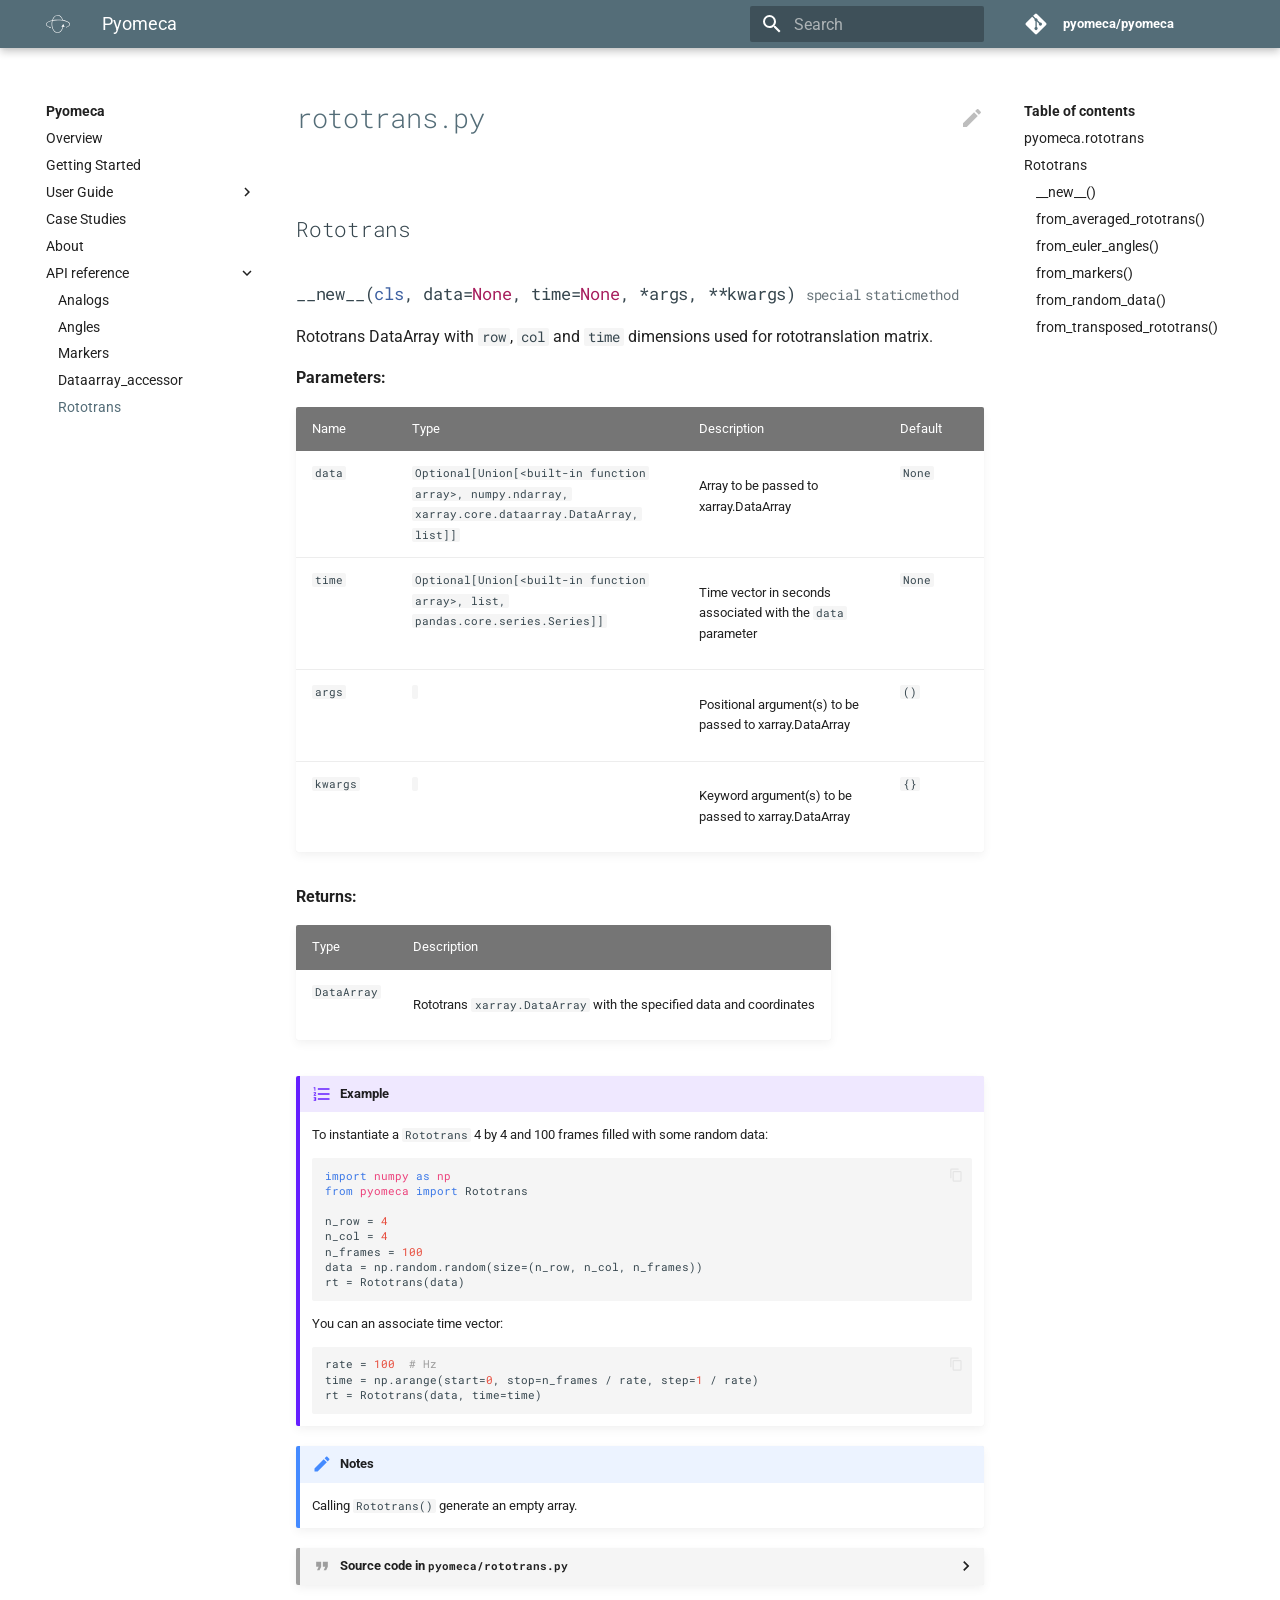
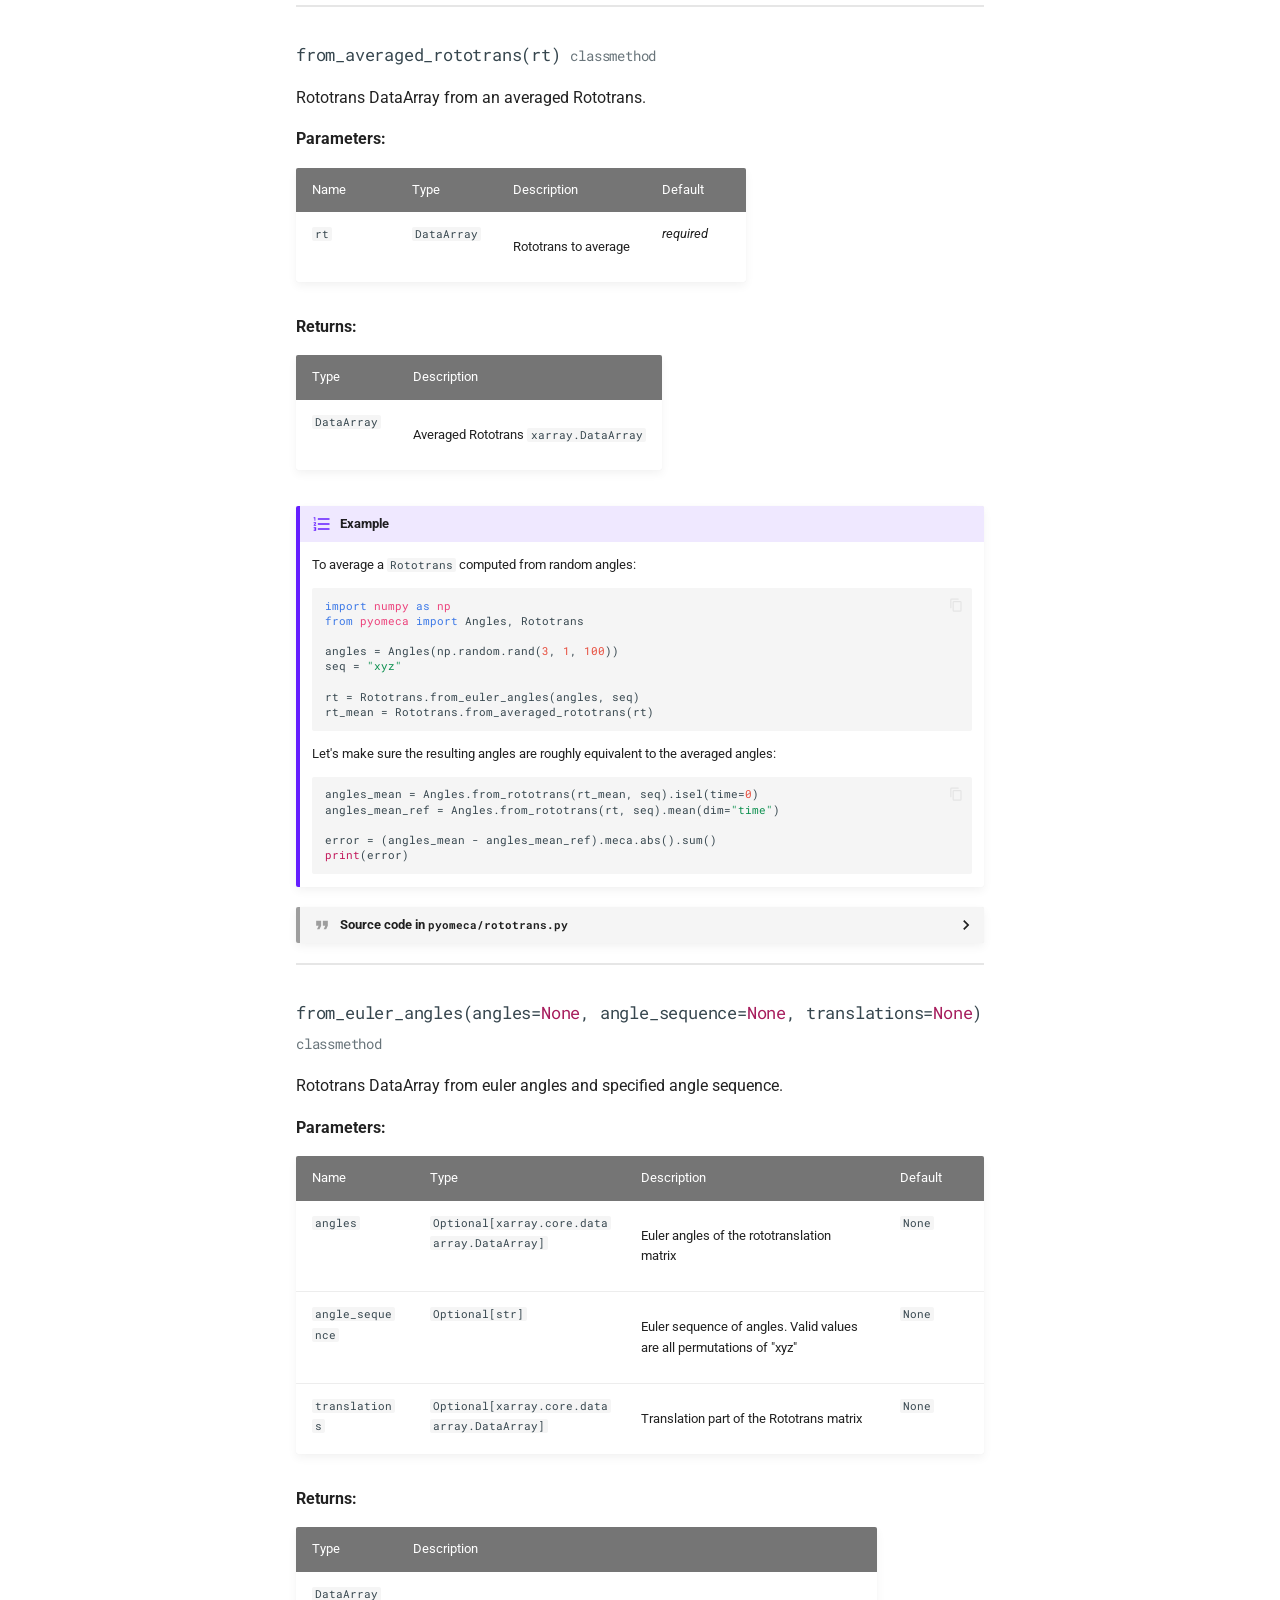
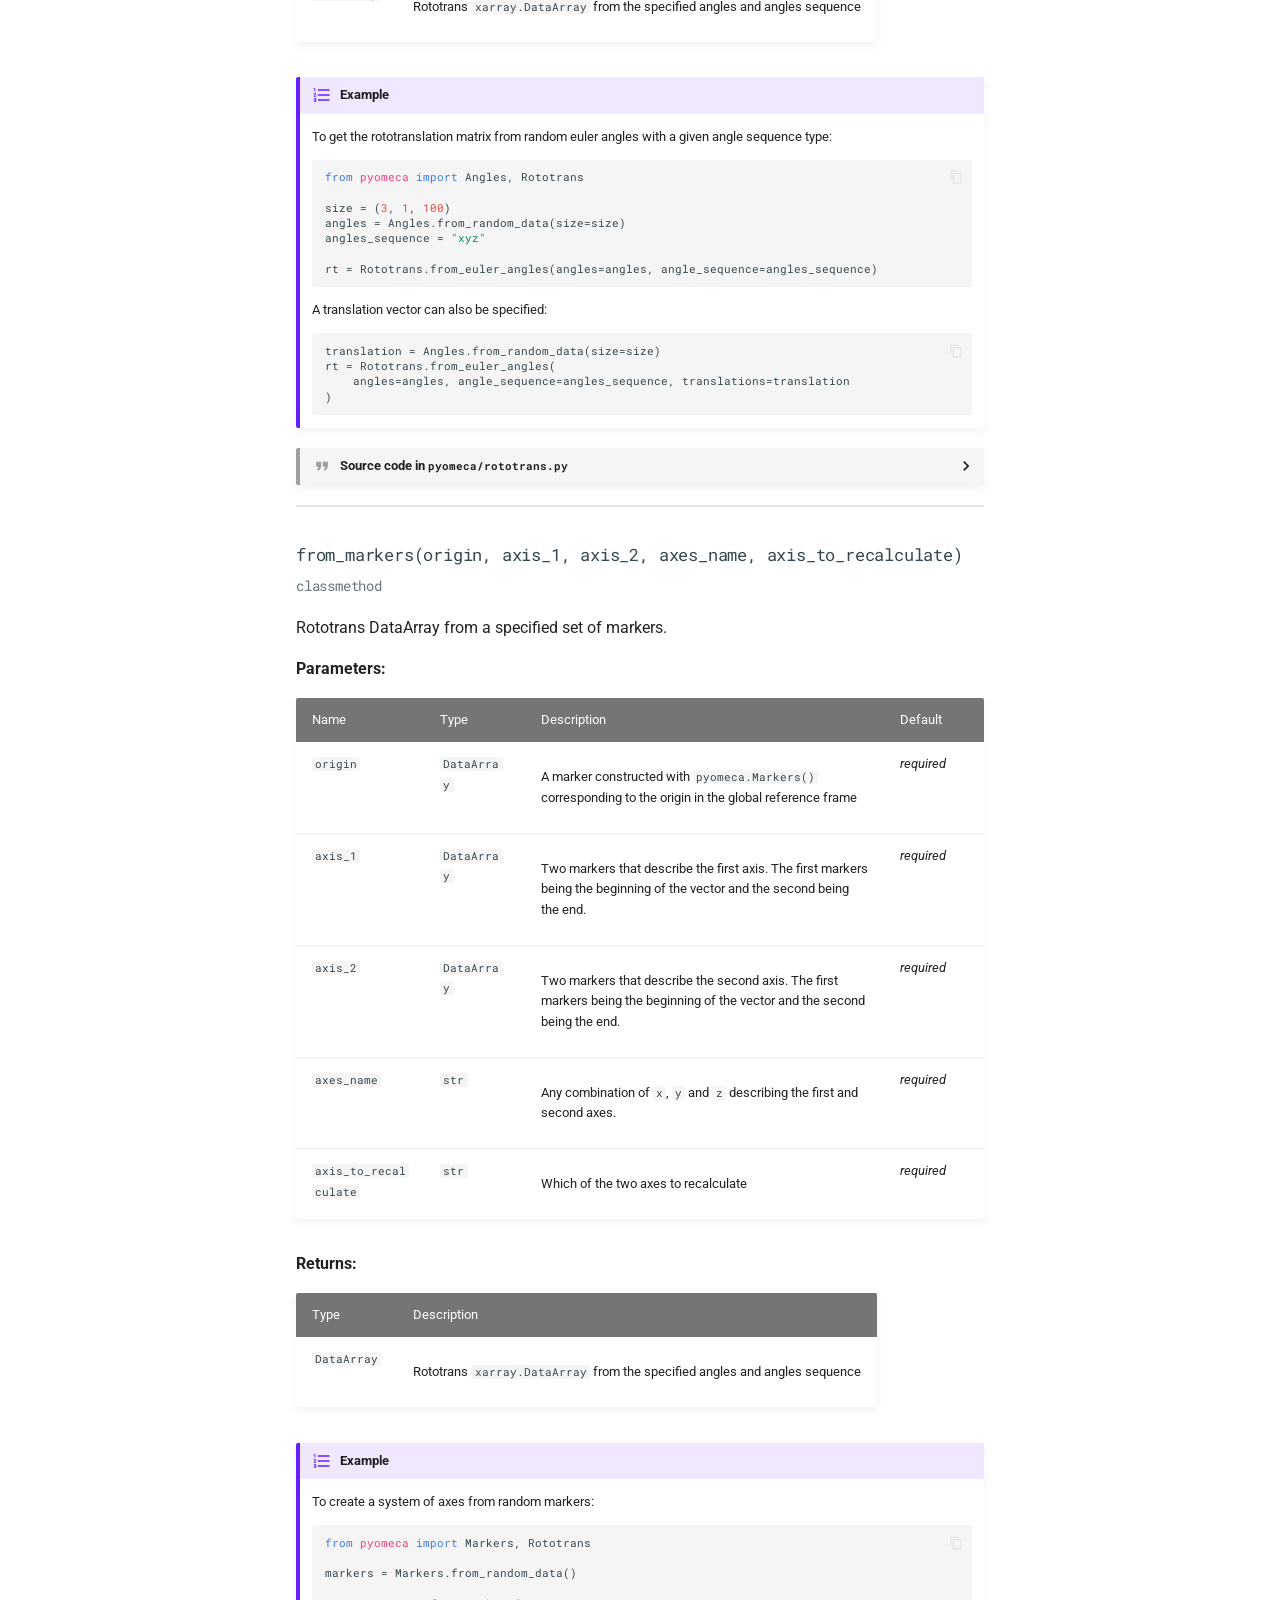
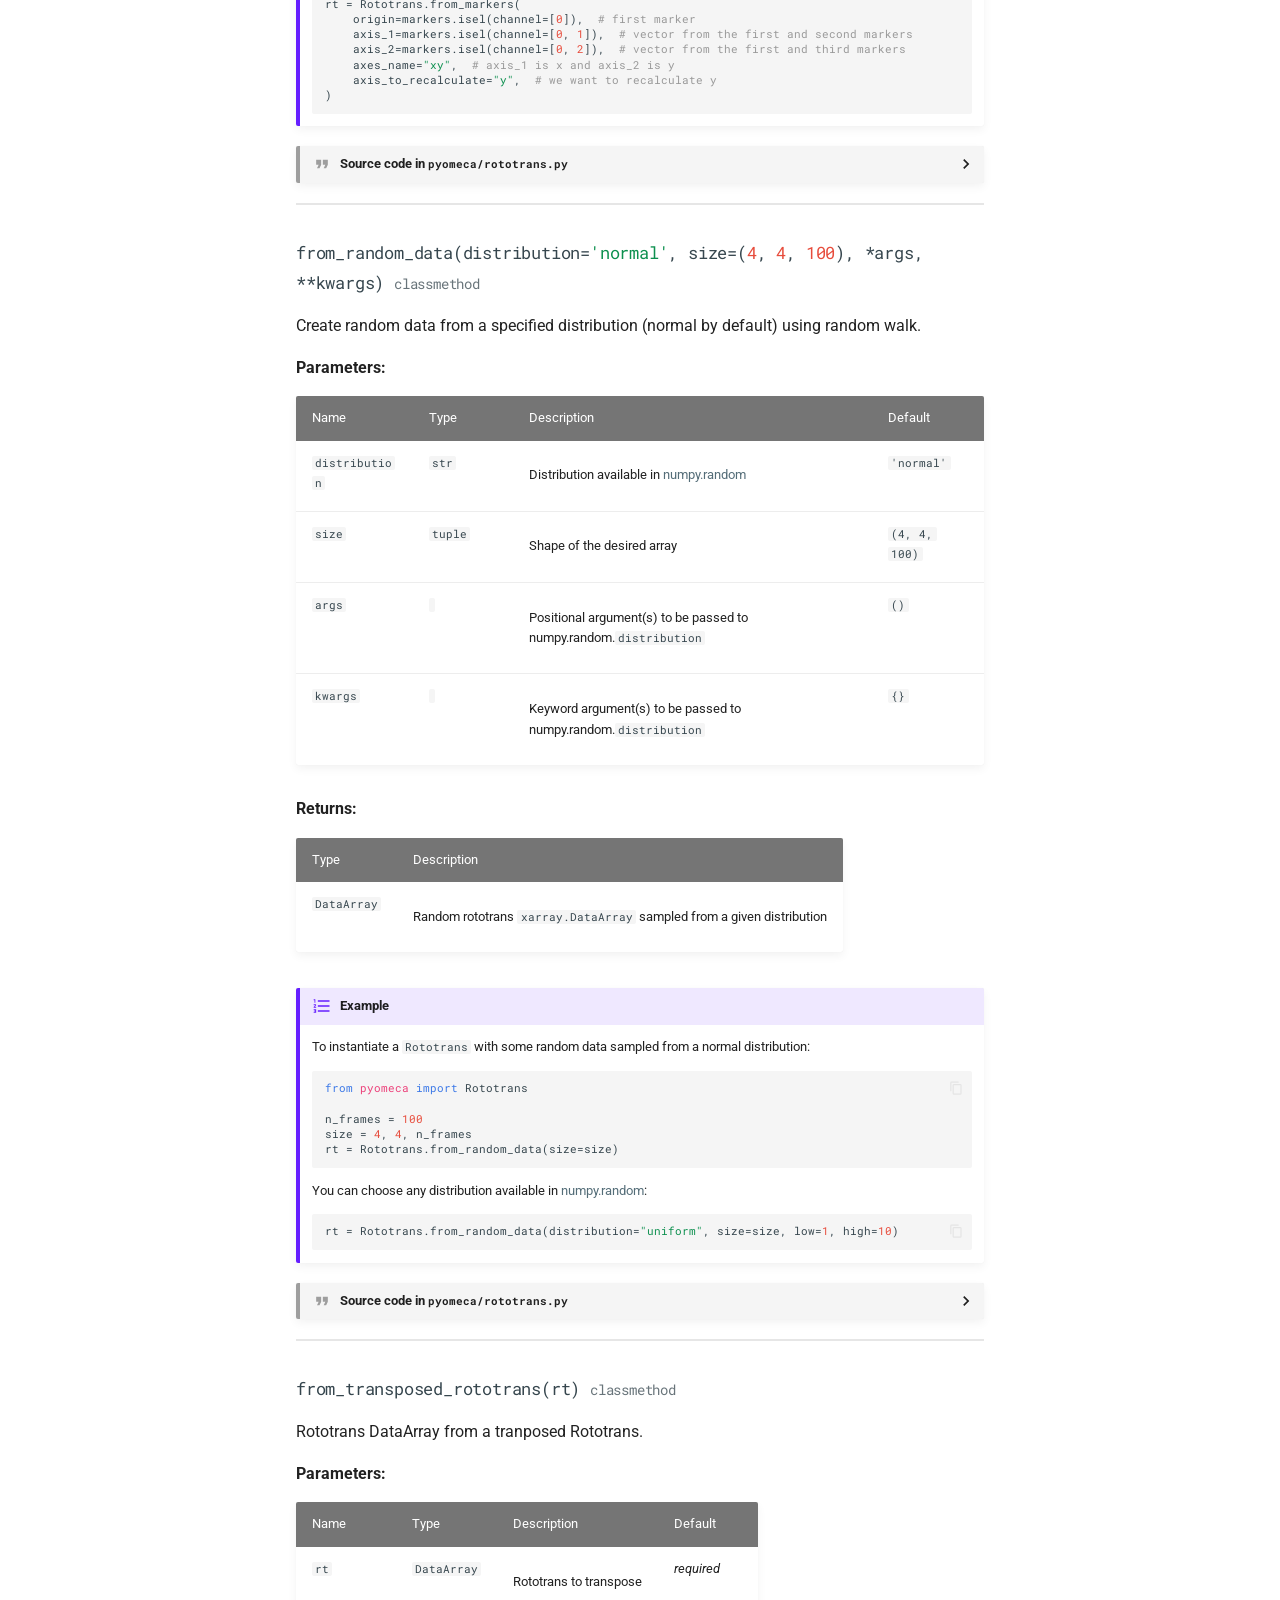
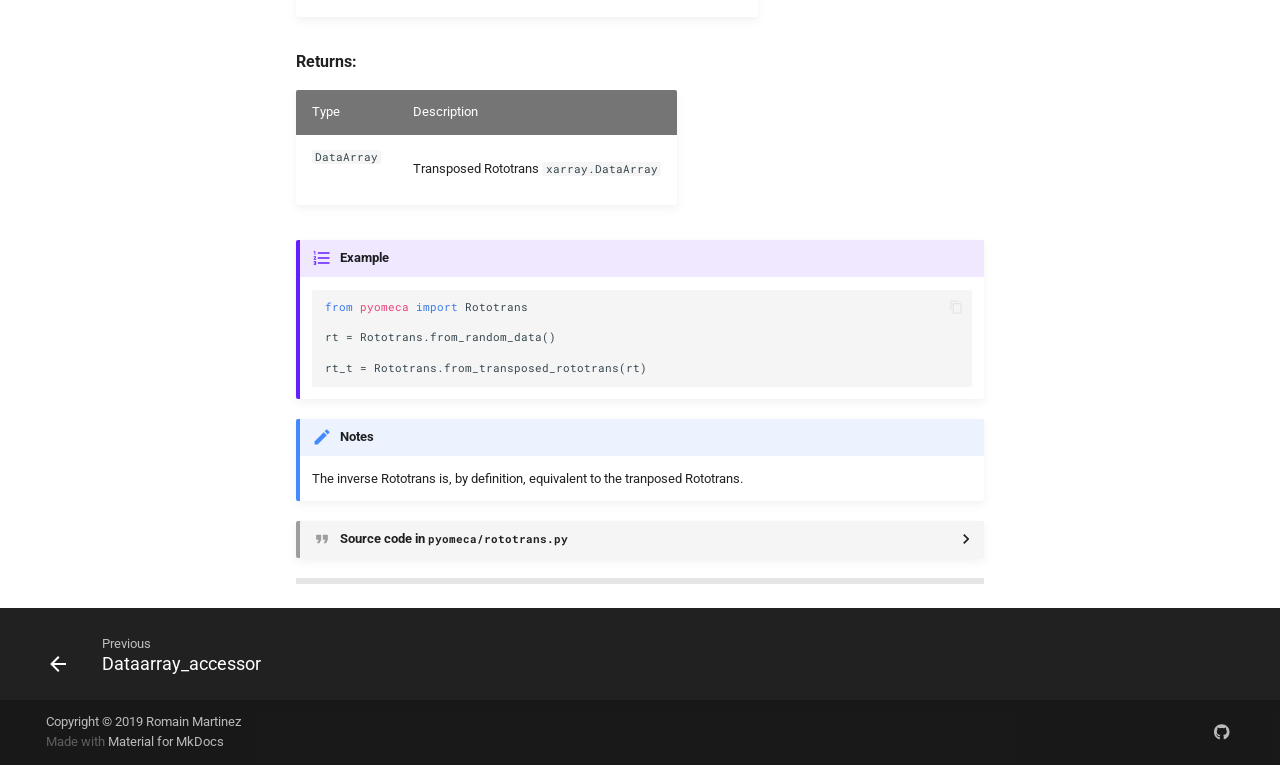
<file: api/rototrans/index.html>
<!DOCTYPE html>

<html class="no-js" lang="en">
<head>
<meta charset="utf-8"/>
<meta content="width=device-width,initial-scale=1" name="viewport"/>
<meta content="An Open-Source Framework for Biomechanical Analysis" name="description"/>
<link href="https://romainmartinez.github.io/pyomeca/api/rototrans/" rel="canonical"/>
<meta content="Romain Martinez" name="author"/>
<link href="../../images/favicon.ico" rel="shortcut icon"/>
<meta content="mkdocs-1.1, mkdocs-material-5.1.0" name="generator"/>
<title>Rototrans - Pyomeca</title>
<link href="../../assets/stylesheets/main.89dc9fe3.min.css" rel="stylesheet"/>
<link href="../../assets/stylesheets/palette.ecd4686e.min.css" rel="stylesheet"/>
<meta content="#546e7a" name="theme-color"/>
<link crossorigin="" href="https://fonts.gstatic.com" rel="preconnect"/>
<link href="https://fonts.googleapis.com/css?family=Roboto:300,400,400i,700%7CRoboto+Mono&amp;display=fallback" rel="stylesheet"/>
<style>body,input{font-family:"Roboto",-apple-system,BlinkMacSystemFont,Helvetica,Arial,sans-serif}code,kbd,pre{font-family:"Roboto Mono",SFMono-Regular,Consolas,Menlo,monospace}</style>
<link href="../../custom.css" rel="stylesheet"/>
</head>
<body data-md-color-accent="teal" data-md-color-primary="blue-grey" dir="ltr">
<input autocomplete="off" class="md-toggle" data-md-toggle="drawer" id="__drawer" type="checkbox"/>
<input autocomplete="off" class="md-toggle" data-md-toggle="search" id="__search" type="checkbox"/>
<label class="md-overlay" for="__drawer"></label>
<div data-md-component="skip">
<a class="md-skip" href="#rototranspy">
          Skip to content
        </a>
</div>
<div data-md-component="announce">
</div>
<header class="md-header" data-md-component="header">
<nav aria-label="Header" class="md-header-nav md-grid">
<a aria-label="Pyomeca" class="md-header-nav__button md-logo" href="https://romainmartinez.github.io/pyomeca/" title="Pyomeca">
<img alt="logo" src="../../images/logo.svg"/>
</a>
<label class="md-header-nav__button md-icon" for="__drawer">
<svg viewbox="0 0 24 24" xmlns="http://www.w3.org/2000/svg"><path d="M3,6H21V8H3V6M3,11H21V13H3V11M3,16H21V18H3V16Z"></path></svg>
</label>
<div class="md-header-nav__title" data-md-component="header-title">
<div class="md-header-nav__ellipsis">
<span class="md-header-nav__topic md-ellipsis">
            Pyomeca
          </span>
<span class="md-header-nav__topic md-ellipsis">
            
              Rototrans
            
          </span>
</div>
</div>
<label class="md-header-nav__button md-icon" for="__search">
<svg viewbox="0 0 24 24" xmlns="http://www.w3.org/2000/svg"><path d="M9.5,3A6.5,6.5 0 0,1 16,9.5C16,11.11 15.41,12.59 14.44,13.73L14.71,14H15.5L20.5,19L19,20.5L14,15.5V14.71L13.73,14.44C12.59,15.41 11.11,16 9.5,16A6.5,6.5 0 0,1 3,9.5A6.5,6.5 0 0,1 9.5,3M9.5,5C7,5 5,7 5,9.5C5,12 7,14 9.5,14C12,14 14,12 14,9.5C14,7 12,5 9.5,5Z"></path></svg>
</label>
<div class="md-search" data-md-component="search" role="dialog">
<label class="md-search__overlay" for="__search"></label>
<div class="md-search__inner" role="search">
<form class="md-search__form" name="search">
<input aria-label="Search" autocapitalize="off" autocomplete="off" autocorrect="off" class="md-search__input" data-md-component="search-query" data-md-state="active" name="query" placeholder="Search" spellcheck="false" type="text"/>
<label class="md-search__icon md-icon" for="__search">
<svg viewbox="0 0 24 24" xmlns="http://www.w3.org/2000/svg"><path d="M9.5,3A6.5,6.5 0 0,1 16,9.5C16,11.11 15.41,12.59 14.44,13.73L14.71,14H15.5L20.5,19L19,20.5L14,15.5V14.71L13.73,14.44C12.59,15.41 11.11,16 9.5,16A6.5,6.5 0 0,1 3,9.5A6.5,6.5 0 0,1 9.5,3M9.5,5C7,5 5,7 5,9.5C5,12 7,14 9.5,14C12,14 14,12 14,9.5C14,7 12,5 9.5,5Z"></path></svg>
<svg viewbox="0 0 24 24" xmlns="http://www.w3.org/2000/svg"><path d="M20,11V13H8L13.5,18.5L12.08,19.92L4.16,12L12.08,4.08L13.5,5.5L8,11H20Z"></path></svg>
</label>
<button aria-label="Clear" class="md-search__icon md-icon" data-md-component="search-reset" tabindex="-1" type="reset">
<svg viewbox="0 0 24 24" xmlns="http://www.w3.org/2000/svg"><path d="M19,6.41L17.59,5L12,10.59L6.41,5L5,6.41L10.59,12L5,17.59L6.41,19L12,13.41L17.59,19L19,17.59L13.41,12L19,6.41Z"></path></svg>
</button>
</form>
<div class="md-search__output">
<div class="md-search__scrollwrap" data-md-scrollfix="">
<div class="md-search-result" data-md-component="search-result">
<div class="md-search-result__meta">
            Type to start searching
          </div>
<ol class="md-search-result__list"></ol>
</div>
</div>
</div>
</div>
</div>
<div class="md-header-nav__source">
<a class="md-source" href="https://github.com/pyomeca/pyomeca/" title="Go to repository">
<div class="md-source__icon md-icon">
<svg viewbox="0 0 448 512" xmlns="http://www.w3.org/2000/svg"><path d="M439.55 236.05L244 40.45a28.87 28.87 0 0 0-40.81 0l-40.66 40.63 51.52 51.52c27.06-9.14 52.68 16.77 43.39 43.68l49.66 49.66c34.23-11.8 61.18 31 35.47 56.69-26.49 26.49-70.21-2.87-56-37.34L240.22 199v121.85c25.3 12.54 22.26 41.85 9.08 55a34.34 34.34 0 0 1-48.55 0c-17.57-17.6-11.07-46.91 11.25-56v-123c-20.8-8.51-24.6-30.74-18.64-45L142.57 101 8.45 235.14a28.86 28.86 0 0 0 0 40.81l195.61 195.6a28.86 28.86 0 0 0 40.8 0l194.69-194.69a28.86 28.86 0 0 0 0-40.81z"></path></svg>
</div>
<div class="md-source__repository">
    pyomeca/pyomeca
  </div>
</a>
</div>
</nav>
</header>
<div class="md-container" data-md-component="container">
<main class="md-main" data-md-component="main">
<div class="md-main__inner md-grid">
<div class="md-sidebar md-sidebar--primary" data-md-component="navigation">
<div class="md-sidebar__scrollwrap">
<div class="md-sidebar__inner">
<nav aria-label="Navigation" class="md-nav md-nav--primary" data-md-level="0">
<label class="md-nav__title" for="__drawer">
<a aria-label="Pyomeca" class="md-nav__button md-logo" href="https://romainmartinez.github.io/pyomeca/" title="Pyomeca">
<img alt="logo" src="../../images/logo.svg"/>
</a>
    Pyomeca
  </label>
<div class="md-nav__source">
<a class="md-source" href="https://github.com/pyomeca/pyomeca/" title="Go to repository">
<div class="md-source__icon md-icon">
<svg viewbox="0 0 448 512" xmlns="http://www.w3.org/2000/svg"><path d="M439.55 236.05L244 40.45a28.87 28.87 0 0 0-40.81 0l-40.66 40.63 51.52 51.52c27.06-9.14 52.68 16.77 43.39 43.68l49.66 49.66c34.23-11.8 61.18 31 35.47 56.69-26.49 26.49-70.21-2.87-56-37.34L240.22 199v121.85c25.3 12.54 22.26 41.85 9.08 55a34.34 34.34 0 0 1-48.55 0c-17.57-17.6-11.07-46.91 11.25-56v-123c-20.8-8.51-24.6-30.74-18.64-45L142.57 101 8.45 235.14a28.86 28.86 0 0 0 0 40.81l195.61 195.6a28.86 28.86 0 0 0 40.8 0l194.69-194.69a28.86 28.86 0 0 0 0-40.81z"></path></svg>
</div>
<div class="md-source__repository">
    pyomeca/pyomeca
  </div>
</a>
</div>
<ul class="md-nav__list" data-md-scrollfix="">
<li class="md-nav__item">
<a class="md-nav__link" href="../../overview/" title="Overview">
      Overview
    </a>
</li>
<li class="md-nav__item">
<a class="md-nav__link" href="../../getting-started/" title="Getting Started">
      Getting Started
    </a>
</li>
<li class="md-nav__item md-nav__item--nested">
<input class="md-nav__toggle md-toggle" data-md-toggle="nav-3" id="nav-3" type="checkbox"/>
<label class="md-nav__link" for="nav-3">
      User Guide
      <span class="md-nav__icon md-icon">
<svg viewbox="0 0 24 24" xmlns="http://www.w3.org/2000/svg"><path d="M8.59,16.58L13.17,12L8.59,7.41L10,6L16,12L10,18L8.59,16.58Z"></path></svg>
</span>
</label>
<nav aria-label="User Guide" class="md-nav" data-md-level="1">
<label class="md-nav__title" for="nav-3">
<span class="md-nav__icon md-icon">
<svg viewbox="0 0 24 24" xmlns="http://www.w3.org/2000/svg"><path d="M20,11V13H8L13.5,18.5L12.08,19.92L4.16,12L12.08,4.08L13.5,5.5L8,11H20Z"></path></svg>
</span>
        User Guide
      </label>
<ul class="md-nav__list" data-md-scrollfix="">
<li class="md-nav__item">
<a class="md-nav__link" href="../../object-creation/" title="Object creation">
      Object creation
    </a>
</li>
<li class="md-nav__item">
<a class="md-nav__link" href="../../data-processing/" title="Data processing">
      Data processing
    </a>
</li>
</ul>
</nav>
</li>
<li class="md-nav__item">
<a class="md-nav__link" href="../../case-studies/" title="Case Studies">
      Case Studies
    </a>
</li>
<li class="md-nav__item">
<a class="md-nav__link" href="../../about/" title="About">
      About
    </a>
</li>
<li class="md-nav__item md-nav__item--active md-nav__item--nested">
<input checked="" class="md-nav__toggle md-toggle" data-md-toggle="nav-6" id="nav-6" type="checkbox"/>
<label class="md-nav__link" for="nav-6">
      API reference
      <span class="md-nav__icon md-icon">
<svg viewbox="0 0 24 24" xmlns="http://www.w3.org/2000/svg"><path d="M8.59,16.58L13.17,12L8.59,7.41L10,6L16,12L10,18L8.59,16.58Z"></path></svg>
</span>
</label>
<nav aria-label="API reference" class="md-nav" data-md-level="1">
<label class="md-nav__title" for="nav-6">
<span class="md-nav__icon md-icon">
<svg viewbox="0 0 24 24" xmlns="http://www.w3.org/2000/svg"><path d="M20,11V13H8L13.5,18.5L12.08,19.92L4.16,12L12.08,4.08L13.5,5.5L8,11H20Z"></path></svg>
</span>
        API reference
      </label>
<ul class="md-nav__list" data-md-scrollfix="">
<li class="md-nav__item">
<a class="md-nav__link" href="../analogs/" title="Analogs">
      Analogs
    </a>
</li>
<li class="md-nav__item">
<a class="md-nav__link" href="../angles/" title="Angles">
      Angles
    </a>
</li>
<li class="md-nav__item">
<a class="md-nav__link" href="../markers/" title="Markers">
      Markers
    </a>
</li>
<li class="md-nav__item">
<a class="md-nav__link" href="../dataarray_accessor/" title="Dataarray_accessor">
      Dataarray_accessor
    </a>
</li>
<li class="md-nav__item md-nav__item--active">
<input class="md-nav__toggle md-toggle" data-md-toggle="toc" id="__toc" type="checkbox"/>
<label class="md-nav__link md-nav__link--active" for="__toc">
        Rototrans
        <span class="md-nav__icon md-icon">
<svg viewbox="0 0 24 24" xmlns="http://www.w3.org/2000/svg"><path d="M3,9H17V7H3V9M3,13H17V11H3V13M3,17H17V15H3V17M19,17H21V15H19V17M19,7V9H21V7H19M19,13H21V11H19V13Z"></path></svg>
</span>
</label>
<a class="md-nav__link md-nav__link--active" href="./" title="Rototrans">
      Rototrans
    </a>
<nav aria-label="Table of contents" class="md-nav md-nav--secondary">
<label class="md-nav__title" for="__toc">
<span class="md-nav__icon md-icon">
<svg viewbox="0 0 24 24" xmlns="http://www.w3.org/2000/svg"><path d="M20,11V13H8L13.5,18.5L12.08,19.92L4.16,12L12.08,4.08L13.5,5.5L8,11H20Z"></path></svg>
</span>
      Table of contents
    </label>
<ul class="md-nav__list" data-md-scrollfix="">
<li class="md-nav__item">
<a class="md-nav__link" href="#pyomeca.rototrans">
    pyomeca.rototrans
  </a>
</li>
<li class="md-nav__item">
<a class="md-nav__link" href="#pyomeca.rototrans.Rototrans">
    Rototrans
  </a>
<nav aria-label="Rototrans" class="md-nav">
<ul class="md-nav__list">
<li class="md-nav__item">
<a class="md-nav__link" href="#pyomeca.rototrans.Rototrans.__new__">
    __new__()
  </a>
</li>
<li class="md-nav__item">
<a class="md-nav__link" href="#pyomeca.rototrans.Rototrans.from_averaged_rototrans">
    from_averaged_rototrans()
  </a>
</li>
<li class="md-nav__item">
<a class="md-nav__link" href="#pyomeca.rototrans.Rototrans.from_euler_angles">
    from_euler_angles()
  </a>
</li>
<li class="md-nav__item">
<a class="md-nav__link" href="#pyomeca.rototrans.Rototrans.from_markers">
    from_markers()
  </a>
</li>
<li class="md-nav__item">
<a class="md-nav__link" href="#pyomeca.rototrans.Rototrans.from_random_data">
    from_random_data()
  </a>
</li>
<li class="md-nav__item">
<a class="md-nav__link" href="#pyomeca.rototrans.Rototrans.from_transposed_rototrans">
    from_transposed_rototrans()
  </a>
</li>
</ul>
</nav>
</li>
</ul>
</nav>
</li>
</ul>
</nav>
</li>
</ul>
</nav>
</div>
</div>
</div>
<div class="md-sidebar md-sidebar--secondary" data-md-component="toc">
<div class="md-sidebar__scrollwrap">
<div class="md-sidebar__inner">
<nav aria-label="Table of contents" class="md-nav md-nav--secondary">
<label class="md-nav__title" for="__toc">
<span class="md-nav__icon md-icon">
<svg viewbox="0 0 24 24" xmlns="http://www.w3.org/2000/svg"><path d="M20,11V13H8L13.5,18.5L12.08,19.92L4.16,12L12.08,4.08L13.5,5.5L8,11H20Z"></path></svg>
</span>
      Table of contents
    </label>
<ul class="md-nav__list" data-md-scrollfix="">
<li class="md-nav__item">
<a class="md-nav__link" href="#pyomeca.rototrans">
    pyomeca.rototrans
  </a>
</li>
<li class="md-nav__item">
<a class="md-nav__link" href="#pyomeca.rototrans.Rototrans">
    Rototrans
  </a>
<nav aria-label="Rototrans" class="md-nav">
<ul class="md-nav__list">
<li class="md-nav__item">
<a class="md-nav__link" href="#pyomeca.rototrans.Rototrans.__new__">
    __new__()
  </a>
</li>
<li class="md-nav__item">
<a class="md-nav__link" href="#pyomeca.rototrans.Rototrans.from_averaged_rototrans">
    from_averaged_rototrans()
  </a>
</li>
<li class="md-nav__item">
<a class="md-nav__link" href="#pyomeca.rototrans.Rototrans.from_euler_angles">
    from_euler_angles()
  </a>
</li>
<li class="md-nav__item">
<a class="md-nav__link" href="#pyomeca.rototrans.Rototrans.from_markers">
    from_markers()
  </a>
</li>
<li class="md-nav__item">
<a class="md-nav__link" href="#pyomeca.rototrans.Rototrans.from_random_data">
    from_random_data()
  </a>
</li>
<li class="md-nav__item">
<a class="md-nav__link" href="#pyomeca.rototrans.Rototrans.from_transposed_rototrans">
    from_transposed_rototrans()
  </a>
</li>
</ul>
</nav>
</li>
</ul>
</nav>
</div>
</div>
</div>
<div class="md-content">
<article class="md-content__inner md-typeset">
<a class="md-content__button md-icon" href="https://github.com/pyomeca/pyomeca/edit/master/docs/api/rototrans.md" title="Edit this page">
<svg viewbox="0 0 24 24" xmlns="http://www.w3.org/2000/svg"><path d="M20.71,7.04C21.1,6.65 21.1,6 20.71,5.63L18.37,3.29C18,2.9 17.35,2.9 16.96,3.29L15.12,5.12L18.87,8.87M3,17.25V21H6.75L17.81,9.93L14.06,6.18L3,17.25Z"></path></svg>
</a>
<h1 id="rototranspy"><a href="https://github.com/romainmartinez/pyomeca/blob/master/pyomeca/rototrans.py"><code>rototrans.py</code></a></h1>
<div class="doc doc-object doc-module">
<h2 class="hidden-toc" href="#pyomeca.rototrans" id="pyomeca.rototrans" style="visibility: hidden; width: 0; height: 0;">
</h2>
<div class="doc doc-contents first">
<div class="doc doc-children">
<div class="doc doc-object doc-class">
<h2 class="doc doc-heading" id="pyomeca.rototrans.Rototrans">
<code>Rototrans</code>
</h2>
<div class="doc doc-contents">
<div class="doc doc-children">
<div class="doc doc-object doc-method">
<h3 class="doc doc-heading" id="pyomeca.rototrans.Rototrans.__new__">
<code class="highlight language-python">
__new__<span class="p">(</span><span class="bp">cls</span><span class="p">,</span> <span class="n">data</span><span class="o">=</span><span class="kc">None</span><span class="p">,</span> <span class="n">time</span><span class="o">=</span><span class="kc">None</span><span class="p">,</span> <span class="o">*</span><span class="n">args</span><span class="p">,</span> <span class="o">**</span><span class="n">kwargs</span><span class="p">)</span> </code>
<span class="doc doc-properties">
<small class="doc doc-property doc-property-special"><code>special</code></small>
<small class="doc doc-property doc-property-staticmethod"><code>staticmethod</code></small>
</span>
</h3>
<div class="doc doc-contents">
<p>Rototrans DataArray with <code>row</code>, <code>col</code> and <code>time</code> dimensions
 used for rototranslation matrix.</p>
<p><strong>Parameters:</strong></p>
<table>
<thead>
<tr>
<th>Name</th>
<th>Type</th>
<th>Description</th>
<th>Default</th>
</tr>
</thead>
<tbody>
<tr>
<td><code>data</code></td>
<td><code>Optional[Union[&lt;built-in function array&gt;, numpy.ndarray, xarray.core.dataarray.DataArray, list]]</code></td>
<td>
<p>Array to be passed to xarray.DataArray</p>
</td>
<td><code>None</code></td>
</tr>
<tr>
<td><code>time</code></td>
<td><code>Optional[Union[&lt;built-in function array&gt;, list, pandas.core.series.Series]]</code></td>
<td>
<p>Time vector in seconds associated with the <code>data</code> parameter</p>
</td>
<td><code>None</code></td>
</tr>
<tr>
<td><code>args</code></td>
<td><code></code></td>
<td>
<p>Positional argument(s) to be passed to xarray.DataArray</p>
</td>
<td><code>()</code></td>
</tr>
<tr>
<td><code>kwargs</code></td>
<td><code></code></td>
<td>
<p>Keyword argument(s) to be passed to xarray.DataArray</p>
</td>
<td><code>{}</code></td>
</tr>
</tbody>
</table>
<p><strong>Returns:</strong></p>
<table>
<thead>
<tr>
<th>Type</th>
<th>Description</th>
</tr>
</thead>
<tbody>
<tr>
<td><code>DataArray</code></td>
<td>
<p>Rototrans <code>xarray.DataArray</code> with the specified data and coordinates</p>
</td>
</tr>
</tbody>
</table>
<div class="admonition example">
<p class="admonition-title">Example</p>
<p>To instantiate a <code>Rototrans</code> 4 by 4 and 100 frames filled with some random data:</p>
<div class="highlight">
<pre><span></span><code><span class="kn">import</span> <span class="nn">numpy</span> <span class="k">as</span> <span class="nn">np</span>
<span class="kn">from</span> <span class="nn">pyomeca</span> <span class="kn">import</span> <span class="n">Rototrans</span>

<span class="n">n_row</span> <span class="o">=</span> <span class="mi">4</span>
<span class="n">n_col</span> <span class="o">=</span> <span class="mi">4</span>
<span class="n">n_frames</span> <span class="o">=</span> <span class="mi">100</span>
<span class="n">data</span> <span class="o">=</span> <span class="n">np</span><span class="o">.</span><span class="n">random</span><span class="o">.</span><span class="n">random</span><span class="p">(</span><span class="n">size</span><span class="o">=</span><span class="p">(</span><span class="n">n_row</span><span class="p">,</span> <span class="n">n_col</span><span class="p">,</span> <span class="n">n_frames</span><span class="p">))</span>
<span class="n">rt</span> <span class="o">=</span> <span class="n">Rototrans</span><span class="p">(</span><span class="n">data</span><span class="p">)</span>
</code></pre>
</div>
<p>You can an associate time vector:</p>
<div class="highlight">
<pre><span></span><code><span class="n">rate</span> <span class="o">=</span> <span class="mi">100</span>  <span class="c1"># Hz</span>
<span class="n">time</span> <span class="o">=</span> <span class="n">np</span><span class="o">.</span><span class="n">arange</span><span class="p">(</span><span class="n">start</span><span class="o">=</span><span class="mi">0</span><span class="p">,</span> <span class="n">stop</span><span class="o">=</span><span class="n">n_frames</span> <span class="o">/</span> <span class="n">rate</span><span class="p">,</span> <span class="n">step</span><span class="o">=</span><span class="mi">1</span> <span class="o">/</span> <span class="n">rate</span><span class="p">)</span>
<span class="n">rt</span> <span class="o">=</span> <span class="n">Rototrans</span><span class="p">(</span><span class="n">data</span><span class="p">,</span> <span class="n">time</span><span class="o">=</span><span class="n">time</span><span class="p">)</span>
</code></pre>
</div>
</div>
<div class="admonition notes">
<p class="admonition-title">Notes</p>
<p>Calling <code>Rototrans()</code> generate an empty array.</p>
</div>
<details class="quote">
<summary>Source code in <code>pyomeca/rototrans.py</code></summary>
<table class="highlighttable">
<tr>
<td class="linenos">
<div class="linenodiv">
<pre><span></span>11
12
13
14
15
16
17
18
19
20
21
22
23
24
25
26
27
28
29
30
31
32
33
34
35
36
37
38
39
40
41
42
43
44
45
46
47
48
49
50
51
52
53
54
55
56
57
58
59
60
61
62
63
64
65
66
67
68
69
70
71
72
73
74
75
76
77
78
79
80
81
82
83
84
85</pre>
</div>
</td>
<td class="code">
<div class="highlight">
<pre><span></span><code><span class="k">def</span> <span class="fm">__new__</span><span class="p">(</span>
    <span class="bp">cls</span><span class="p">,</span>
    <span class="n">data</span><span class="p">:</span> <span class="n">Optional</span><span class="p">[</span><span class="n">Union</span><span class="p">[</span><span class="n">np</span><span class="o">.</span><span class="n">array</span><span class="p">,</span> <span class="n">np</span><span class="o">.</span><span class="n">ndarray</span><span class="p">,</span> <span class="n">xr</span><span class="o">.</span><span class="n">DataArray</span><span class="p">,</span> <span class="nb">list</span><span class="p">]]</span> <span class="o">=</span> <span class="kc">None</span><span class="p">,</span>
    <span class="n">time</span><span class="p">:</span> <span class="n">Optional</span><span class="p">[</span><span class="n">Union</span><span class="p">[</span><span class="n">np</span><span class="o">.</span><span class="n">array</span><span class="p">,</span> <span class="nb">list</span><span class="p">,</span> <span class="n">pd</span><span class="o">.</span><span class="n">Series</span><span class="p">]]</span> <span class="o">=</span> <span class="kc">None</span><span class="p">,</span>
    <span class="o">*</span><span class="n">args</span><span class="p">,</span>
    <span class="o">**</span><span class="n">kwargs</span><span class="p">,</span>
<span class="p">)</span> <span class="o">-&gt;</span> <span class="n">xr</span><span class="o">.</span><span class="n">DataArray</span><span class="p">:</span>
    <span class="sd">"""</span>
<span class="sd">    Rototrans DataArray with `row`, `col` and `time` dimensions</span>
<span class="sd">     used for rototranslation matrix.</span>

<span class="sd">    Arguments:</span>
<span class="sd">        data: Array to be passed to xarray.DataArray</span>
<span class="sd">        time: Time vector in seconds associated with the `data` parameter</span>
<span class="sd">        args: Positional argument(s) to be passed to xarray.DataArray</span>
<span class="sd">        kwargs: Keyword argument(s) to be passed to xarray.DataArray</span>

<span class="sd">    Returns:</span>
<span class="sd">        Rototrans `xarray.DataArray` with the specified data and coordinates</span>

<span class="sd">    !!! example</span>
<span class="sd">        To instantiate a `Rototrans` 4 by 4 and 100 frames filled with some random data:</span>

<span class="sd">        ```python</span>
<span class="sd">        import numpy as np</span>
<span class="sd">        from pyomeca import Rototrans</span>

<span class="sd">        n_row = 4</span>
<span class="sd">        n_col = 4</span>
<span class="sd">        n_frames = 100</span>
<span class="sd">        data = np.random.random(size=(n_row, n_col, n_frames))</span>
<span class="sd">        rt = Rototrans(data)</span>
<span class="sd">        ```</span>

<span class="sd">        You can an associate time vector:</span>

<span class="sd">        ```python</span>
<span class="sd">        rate = 100  # Hz</span>
<span class="sd">        time = np.arange(start=0, stop=n_frames / rate, step=1 / rate)</span>
<span class="sd">        rt = Rototrans(data, time=time)</span>
<span class="sd">        ```</span>

<span class="sd">    !!! notes</span>
<span class="sd">        Calling `Rototrans()` generate an empty array.</span>
<span class="sd">    """</span>
    <span class="n">coords</span> <span class="o">=</span> <span class="p">{}</span>
    <span class="k">if</span> <span class="n">data</span> <span class="ow">is</span> <span class="kc">None</span><span class="p">:</span>
        <span class="n">data</span> <span class="o">=</span> <span class="n">np</span><span class="o">.</span><span class="n">eye</span><span class="p">(</span><span class="mi">4</span><span class="p">)</span>
    <span class="k">else</span><span class="p">:</span>
        <span class="c1"># if we provide data, we copy them to avoid making inplace changes</span>
        <span class="n">data</span> <span class="o">=</span> <span class="n">data</span><span class="o">.</span><span class="n">copy</span><span class="p">()</span>

        <span class="k">if</span> <span class="n">data</span><span class="o">.</span><span class="n">shape</span><span class="p">[</span><span class="mi">0</span><span class="p">]</span> <span class="o">!=</span> <span class="mi">4</span> <span class="ow">or</span> <span class="n">data</span><span class="o">.</span><span class="n">shape</span><span class="p">[</span><span class="mi">1</span><span class="p">]</span> <span class="o">!=</span> <span class="mi">4</span><span class="p">:</span>
            <span class="k">raise</span> <span class="ne">IndexError</span><span class="p">(</span>
                <span class="sa">f</span><span class="s2">"data must have first and second dimensions of length 4, you have: </span><span class="si">{</span><span class="n">data</span><span class="o">.</span><span class="n">shape</span><span class="si">}</span><span class="s2">"</span>
            <span class="p">)</span>

    <span class="k">if</span> <span class="n">data</span><span class="o">.</span><span class="n">ndim</span> <span class="o">==</span> <span class="mi">2</span><span class="p">:</span>
        <span class="n">data</span> <span class="o">=</span> <span class="n">data</span><span class="p">[</span><span class="o">...</span><span class="p">,</span> <span class="n">np</span><span class="o">.</span><span class="n">newaxis</span><span class="p">]</span>

    <span class="k">if</span> <span class="n">time</span> <span class="ow">is</span> <span class="ow">not</span> <span class="kc">None</span><span class="p">:</span>
        <span class="n">coords</span><span class="p">[</span><span class="s2">"time"</span><span class="p">]</span> <span class="o">=</span> <span class="n">time</span>

    <span class="c1"># Make sure last line reads [0, 0, 0, 1]</span>
    <span class="n">data</span><span class="p">[</span><span class="mi">3</span><span class="p">,</span> <span class="p">:</span><span class="mi">3</span><span class="p">,</span> <span class="p">:]</span> <span class="o">=</span> <span class="mi">0</span>
    <span class="n">data</span><span class="p">[</span><span class="mi">3</span><span class="p">,</span> <span class="mi">3</span><span class="p">,</span> <span class="p">:]</span> <span class="o">=</span> <span class="mi">1</span>

    <span class="k">return</span> <span class="n">xr</span><span class="o">.</span><span class="n">DataArray</span><span class="p">(</span>
        <span class="n">data</span><span class="o">=</span><span class="n">data</span><span class="p">,</span>
        <span class="n">dims</span><span class="o">=</span><span class="p">(</span><span class="s2">"row"</span><span class="p">,</span> <span class="s2">"col"</span><span class="p">,</span> <span class="s2">"time"</span><span class="p">),</span>
        <span class="n">coords</span><span class="o">=</span><span class="n">coords</span><span class="p">,</span>
        <span class="n">name</span><span class="o">=</span><span class="s2">"rototrans"</span><span class="p">,</span>
        <span class="o">*</span><span class="n">args</span><span class="p">,</span>
        <span class="o">**</span><span class="n">kwargs</span><span class="p">,</span>
    <span class="p">)</span>
</code></pre>
</div>
</td>
</tr>
</table>
</details>
</div>
</div>
<div class="doc doc-object doc-method">
<h3 class="doc doc-heading" id="pyomeca.rototrans.Rototrans.from_averaged_rototrans">
<code class="highlight language-python">
from_averaged_rototrans<span class="p">(</span><span class="n">rt</span><span class="p">)</span> </code>
<span class="doc doc-properties">
<small class="doc doc-property doc-property-classmethod"><code>classmethod</code></small>
</span>
</h3>
<div class="doc doc-contents">
<p>Rototrans DataArray from an averaged Rototrans.</p>
<p><strong>Parameters:</strong></p>
<table>
<thead>
<tr>
<th>Name</th>
<th>Type</th>
<th>Description</th>
<th>Default</th>
</tr>
</thead>
<tbody>
<tr>
<td><code>rt</code></td>
<td><code>DataArray</code></td>
<td>
<p>Rototrans to average</p>
</td>
<td><em>required</em></td>
</tr>
</tbody>
</table>
<p><strong>Returns:</strong></p>
<table>
<thead>
<tr>
<th>Type</th>
<th>Description</th>
</tr>
</thead>
<tbody>
<tr>
<td><code>DataArray</code></td>
<td>
<p>Averaged Rototrans <code>xarray.DataArray</code></p>
</td>
</tr>
</tbody>
</table>
<div class="admonition example">
<p class="admonition-title">Example</p>
<p>To average a <code>Rototrans</code> computed from random angles:</p>
<div class="highlight">
<pre><span></span><code><span class="kn">import</span> <span class="nn">numpy</span> <span class="k">as</span> <span class="nn">np</span>
<span class="kn">from</span> <span class="nn">pyomeca</span> <span class="kn">import</span> <span class="n">Angles</span><span class="p">,</span> <span class="n">Rototrans</span>

<span class="n">angles</span> <span class="o">=</span> <span class="n">Angles</span><span class="p">(</span><span class="n">np</span><span class="o">.</span><span class="n">random</span><span class="o">.</span><span class="n">rand</span><span class="p">(</span><span class="mi">3</span><span class="p">,</span> <span class="mi">1</span><span class="p">,</span> <span class="mi">100</span><span class="p">))</span>
<span class="n">seq</span> <span class="o">=</span> <span class="s2">"xyz"</span>

<span class="n">rt</span> <span class="o">=</span> <span class="n">Rototrans</span><span class="o">.</span><span class="n">from_euler_angles</span><span class="p">(</span><span class="n">angles</span><span class="p">,</span> <span class="n">seq</span><span class="p">)</span>
<span class="n">rt_mean</span> <span class="o">=</span> <span class="n">Rototrans</span><span class="o">.</span><span class="n">from_averaged_rototrans</span><span class="p">(</span><span class="n">rt</span><span class="p">)</span>
</code></pre>
</div>
<p>Let's make sure the resulting angles are roughly equivalent
to the averaged angles:</p>
<div class="highlight">
<pre><span></span><code><span class="n">angles_mean</span> <span class="o">=</span> <span class="n">Angles</span><span class="o">.</span><span class="n">from_rototrans</span><span class="p">(</span><span class="n">rt_mean</span><span class="p">,</span> <span class="n">seq</span><span class="p">)</span><span class="o">.</span><span class="n">isel</span><span class="p">(</span><span class="n">time</span><span class="o">=</span><span class="mi">0</span><span class="p">)</span>
<span class="n">angles_mean_ref</span> <span class="o">=</span> <span class="n">Angles</span><span class="o">.</span><span class="n">from_rototrans</span><span class="p">(</span><span class="n">rt</span><span class="p">,</span> <span class="n">seq</span><span class="p">)</span><span class="o">.</span><span class="n">mean</span><span class="p">(</span><span class="n">dim</span><span class="o">=</span><span class="s2">"time"</span><span class="p">)</span>

<span class="n">error</span> <span class="o">=</span> <span class="p">(</span><span class="n">angles_mean</span> <span class="o">-</span> <span class="n">angles_mean_ref</span><span class="p">)</span><span class="o">.</span><span class="n">meca</span><span class="o">.</span><span class="n">abs</span><span class="p">()</span><span class="o">.</span><span class="n">sum</span><span class="p">()</span>
<span class="nb">print</span><span class="p">(</span><span class="n">error</span><span class="p">)</span>
</code></pre>
</div>
</div>
<details class="quote">
<summary>Source code in <code>pyomeca/rototrans.py</code></summary>
<table class="highlighttable">
<tr>
<td class="linenos">
<div class="linenodiv">
<pre><span></span>241
242
243
244
245
246
247
248
249
250
251
252
253
254
255
256
257
258
259
260
261
262
263
264
265
266
267
268
269
270
271
272
273
274
275
276
277</pre>
</div>
</td>
<td class="code">
<div class="highlight">
<pre><span></span><code><span class="nd">@classmethod</span>
<span class="k">def</span> <span class="nf">from_averaged_rototrans</span><span class="p">(</span><span class="bp">cls</span><span class="p">,</span> <span class="n">rt</span><span class="p">:</span> <span class="n">xr</span><span class="o">.</span><span class="n">DataArray</span><span class="p">)</span> <span class="o">-&gt;</span> <span class="n">xr</span><span class="o">.</span><span class="n">DataArray</span><span class="p">:</span>
    <span class="sd">"""</span>
<span class="sd">    Rototrans DataArray from an averaged Rototrans.</span>

<span class="sd">    Arguments:</span>
<span class="sd">        rt: Rototrans to average</span>

<span class="sd">    Returns:</span>
<span class="sd">        Averaged Rototrans `xarray.DataArray`</span>

<span class="sd">    !!! example</span>
<span class="sd">        To average a `Rototrans` computed from random angles:</span>

<span class="sd">        ```python</span>
<span class="sd">        import numpy as np</span>
<span class="sd">        from pyomeca import Angles, Rototrans</span>

<span class="sd">        angles = Angles(np.random.rand(3, 1, 100))</span>
<span class="sd">        seq = "xyz"</span>

<span class="sd">        rt = Rototrans.from_euler_angles(angles, seq)</span>
<span class="sd">        rt_mean = Rototrans.from_averaged_rototrans(rt)</span>
<span class="sd">        ```</span>

<span class="sd">        Let's make sure the resulting angles are roughly equivalent</span>
<span class="sd">        to the averaged angles:</span>

<span class="sd">        ```python</span>
<span class="sd">        angles_mean = Angles.from_rototrans(rt_mean, seq).isel(time=0)</span>
<span class="sd">        angles_mean_ref = Angles.from_rototrans(rt, seq).mean(dim="time")</span>

<span class="sd">        error = (angles_mean - angles_mean_ref).meca.abs().sum()</span>
<span class="sd">        print(error)</span>
<span class="sd">        ```</span>
<span class="sd">    """</span>
    <span class="k">return</span> <span class="n">rototrans</span><span class="o">.</span><span class="n">rototrans_from_averaged_rototrans</span><span class="p">(</span><span class="bp">cls</span><span class="p">,</span> <span class="n">rt</span><span class="p">)</span>
</code></pre>
</div>
</td>
</tr>
</table>
</details>
</div>
</div>
<div class="doc doc-object doc-method">
<h3 class="doc doc-heading" id="pyomeca.rototrans.Rototrans.from_euler_angles">
<code class="highlight language-python">
from_euler_angles<span class="p">(</span><span class="n">angles</span><span class="o">=</span><span class="kc">None</span><span class="p">,</span> <span class="n">angle_sequence</span><span class="o">=</span><span class="kc">None</span><span class="p">,</span> <span class="n">translations</span><span class="o">=</span><span class="kc">None</span><span class="p">)</span> </code>
<span class="doc doc-properties">
<small class="doc doc-property doc-property-classmethod"><code>classmethod</code></small>
</span>
</h3>
<div class="doc doc-contents">
<p>Rototrans DataArray from euler angles and specified angle sequence.</p>
<p><strong>Parameters:</strong></p>
<table>
<thead>
<tr>
<th>Name</th>
<th>Type</th>
<th>Description</th>
<th>Default</th>
</tr>
</thead>
<tbody>
<tr>
<td><code>angles</code></td>
<td><code>Optional[xarray.core.dataarray.DataArray]</code></td>
<td>
<p>Euler angles of the rototranslation matrix</p>
</td>
<td><code>None</code></td>
</tr>
<tr>
<td><code>angle_sequence</code></td>
<td><code>Optional[str]</code></td>
<td>
<p>Euler sequence of angles. Valid values are all permutations of "xyz"</p>
</td>
<td><code>None</code></td>
</tr>
<tr>
<td><code>translations</code></td>
<td><code>Optional[xarray.core.dataarray.DataArray]</code></td>
<td>
<p>Translation part of the Rototrans matrix</p>
</td>
<td><code>None</code></td>
</tr>
</tbody>
</table>
<p><strong>Returns:</strong></p>
<table>
<thead>
<tr>
<th>Type</th>
<th>Description</th>
</tr>
</thead>
<tbody>
<tr>
<td><code>DataArray</code></td>
<td>
<p>Rototrans <code>xarray.DataArray</code> from the specified angles and angles sequence</p>
</td>
</tr>
</tbody>
</table>
<div class="admonition example">
<p class="admonition-title">Example</p>
<p>To get the rototranslation matrix from random euler angles with a given angle sequence type:</p>
<div class="highlight">
<pre><span></span><code><span class="kn">from</span> <span class="nn">pyomeca</span> <span class="kn">import</span> <span class="n">Angles</span><span class="p">,</span> <span class="n">Rototrans</span>

<span class="n">size</span> <span class="o">=</span> <span class="p">(</span><span class="mi">3</span><span class="p">,</span> <span class="mi">1</span><span class="p">,</span> <span class="mi">100</span><span class="p">)</span>
<span class="n">angles</span> <span class="o">=</span> <span class="n">Angles</span><span class="o">.</span><span class="n">from_random_data</span><span class="p">(</span><span class="n">size</span><span class="o">=</span><span class="n">size</span><span class="p">)</span>
<span class="n">angles_sequence</span> <span class="o">=</span> <span class="s2">"xyz"</span>

<span class="n">rt</span> <span class="o">=</span> <span class="n">Rototrans</span><span class="o">.</span><span class="n">from_euler_angles</span><span class="p">(</span><span class="n">angles</span><span class="o">=</span><span class="n">angles</span><span class="p">,</span> <span class="n">angle_sequence</span><span class="o">=</span><span class="n">angles_sequence</span><span class="p">)</span>
</code></pre>
</div>
<p>A translation vector can also be specified:</p>
<div class="highlight">
<pre><span></span><code><span class="n">translation</span> <span class="o">=</span> <span class="n">Angles</span><span class="o">.</span><span class="n">from_random_data</span><span class="p">(</span><span class="n">size</span><span class="o">=</span><span class="n">size</span><span class="p">)</span>
<span class="n">rt</span> <span class="o">=</span> <span class="n">Rototrans</span><span class="o">.</span><span class="n">from_euler_angles</span><span class="p">(</span>
    <span class="n">angles</span><span class="o">=</span><span class="n">angles</span><span class="p">,</span> <span class="n">angle_sequence</span><span class="o">=</span><span class="n">angles_sequence</span><span class="p">,</span> <span class="n">translations</span><span class="o">=</span><span class="n">translation</span>
<span class="p">)</span>
</code></pre>
</div>
</div>
<details class="quote">
<summary>Source code in <code>pyomeca/rototrans.py</code></summary>
<table class="highlighttable">
<tr>
<td class="linenos">
<div class="linenodiv">
<pre><span></span>126
127
128
129
130
131
132
133
134
135
136
137
138
139
140
141
142
143
144
145
146
147
148
149
150
151
152
153
154
155
156
157
158
159
160
161
162
163
164
165
166
167
168</pre>
</div>
</td>
<td class="code">
<div class="highlight">
<pre><span></span><code><span class="nd">@classmethod</span>
<span class="k">def</span> <span class="nf">from_euler_angles</span><span class="p">(</span>
    <span class="bp">cls</span><span class="p">,</span>
    <span class="n">angles</span><span class="p">:</span> <span class="n">Optional</span><span class="p">[</span><span class="n">xr</span><span class="o">.</span><span class="n">DataArray</span><span class="p">]</span> <span class="o">=</span> <span class="kc">None</span><span class="p">,</span>
    <span class="n">angle_sequence</span><span class="p">:</span> <span class="n">Optional</span><span class="p">[</span><span class="nb">str</span><span class="p">]</span> <span class="o">=</span> <span class="kc">None</span><span class="p">,</span>
    <span class="n">translations</span><span class="p">:</span> <span class="n">Optional</span><span class="p">[</span><span class="n">xr</span><span class="o">.</span><span class="n">DataArray</span><span class="p">]</span> <span class="o">=</span> <span class="kc">None</span><span class="p">,</span>
<span class="p">)</span> <span class="o">-&gt;</span> <span class="n">xr</span><span class="o">.</span><span class="n">DataArray</span><span class="p">:</span>
    <span class="sd">"""</span>
<span class="sd">    Rototrans DataArray from euler angles and specified angle sequence.</span>

<span class="sd">    Arguments:</span>
<span class="sd">        angles: Euler angles of the rototranslation matrix</span>
<span class="sd">        angle_sequence: Euler sequence of angles. Valid values are all permutations of "xyz"</span>
<span class="sd">        translations: Translation part of the Rototrans matrix</span>

<span class="sd">    Returns:</span>
<span class="sd">        Rototrans `xarray.DataArray` from the specified angles and angles sequence</span>

<span class="sd">    !!! example</span>
<span class="sd">        To get the rototranslation matrix from random euler angles with a given angle sequence type:</span>

<span class="sd">        ```python</span>
<span class="sd">        from pyomeca import Angles, Rototrans</span>

<span class="sd">        size = (3, 1, 100)</span>
<span class="sd">        angles = Angles.from_random_data(size=size)</span>
<span class="sd">        angles_sequence = "xyz"</span>

<span class="sd">        rt = Rototrans.from_euler_angles(angles=angles, angle_sequence=angles_sequence)</span>
<span class="sd">        ```</span>

<span class="sd">        A translation vector can also be specified:</span>

<span class="sd">        ```python</span>
<span class="sd">        translation = Angles.from_random_data(size=size)</span>
<span class="sd">        rt = Rototrans.from_euler_angles(</span>
<span class="sd">            angles=angles, angle_sequence=angles_sequence, translations=translation</span>
<span class="sd">        )</span>
<span class="sd">        ```</span>
<span class="sd">    """</span>
    <span class="k">return</span> <span class="n">rototrans</span><span class="o">.</span><span class="n">rototrans_from_euler_angles</span><span class="p">(</span>
        <span class="bp">cls</span><span class="p">,</span> <span class="n">angles</span><span class="p">,</span> <span class="n">angle_sequence</span><span class="p">,</span> <span class="n">translations</span>
    <span class="p">)</span>
</code></pre>
</div>
</td>
</tr>
</table>
</details>
</div>
</div>
<div class="doc doc-object doc-method">
<h3 class="doc doc-heading" id="pyomeca.rototrans.Rototrans.from_markers">
<code class="highlight language-python">
from_markers<span class="p">(</span><span class="n">origin</span><span class="p">,</span> <span class="n">axis_1</span><span class="p">,</span> <span class="n">axis_2</span><span class="p">,</span> <span class="n">axes_name</span><span class="p">,</span> <span class="n">axis_to_recalculate</span><span class="p">)</span> </code>
<span class="doc doc-properties">
<small class="doc doc-property doc-property-classmethod"><code>classmethod</code></small>
</span>
</h3>
<div class="doc doc-contents">
<p>Rototrans DataArray from a specified set of markers.</p>
<p><strong>Parameters:</strong></p>
<table>
<thead>
<tr>
<th>Name</th>
<th>Type</th>
<th>Description</th>
<th>Default</th>
</tr>
</thead>
<tbody>
<tr>
<td><code>origin</code></td>
<td><code>DataArray</code></td>
<td>
<p>A marker constructed with <code>pyomeca.Markers()</code> corresponding
to the origin in the global reference frame</p>
</td>
<td><em>required</em></td>
</tr>
<tr>
<td><code>axis_1</code></td>
<td><code>DataArray</code></td>
<td>
<p>Two markers that describe the first axis.
The first markers being the beginning of the vector and the second being the end.</p>
</td>
<td><em>required</em></td>
</tr>
<tr>
<td><code>axis_2</code></td>
<td><code>DataArray</code></td>
<td>
<p>Two markers that describe the second axis.
The first markers being the beginning of the vector and the second being the end.</p>
</td>
<td><em>required</em></td>
</tr>
<tr>
<td><code>axes_name</code></td>
<td><code>str</code></td>
<td>
<p>Any combination of <code>x</code>, <code>y</code> and <code>z</code> describing the first and second axes.</p>
</td>
<td><em>required</em></td>
</tr>
<tr>
<td><code>axis_to_recalculate</code></td>
<td><code>str</code></td>
<td>
<p>Which of the two axes to recalculate</p>
</td>
<td><em>required</em></td>
</tr>
</tbody>
</table>
<p><strong>Returns:</strong></p>
<table>
<thead>
<tr>
<th>Type</th>
<th>Description</th>
</tr>
</thead>
<tbody>
<tr>
<td><code>DataArray</code></td>
<td>
<p>Rototrans <code>xarray.DataArray</code> from the specified angles and angles sequence</p>
</td>
</tr>
</tbody>
</table>
<div class="admonition example">
<p class="admonition-title">Example</p>
<p>To create a system of axes from random markers:</p>
<div class="highlight">
<pre><span></span><code><span class="kn">from</span> <span class="nn">pyomeca</span> <span class="kn">import</span> <span class="n">Markers</span><span class="p">,</span> <span class="n">Rototrans</span>

<span class="n">markers</span> <span class="o">=</span> <span class="n">Markers</span><span class="o">.</span><span class="n">from_random_data</span><span class="p">()</span>

<span class="n">rt</span> <span class="o">=</span> <span class="n">Rototrans</span><span class="o">.</span><span class="n">from_markers</span><span class="p">(</span>
    <span class="n">origin</span><span class="o">=</span><span class="n">markers</span><span class="o">.</span><span class="n">isel</span><span class="p">(</span><span class="n">channel</span><span class="o">=</span><span class="p">[</span><span class="mi">0</span><span class="p">]),</span>  <span class="c1"># first marker</span>
    <span class="n">axis_1</span><span class="o">=</span><span class="n">markers</span><span class="o">.</span><span class="n">isel</span><span class="p">(</span><span class="n">channel</span><span class="o">=</span><span class="p">[</span><span class="mi">0</span><span class="p">,</span> <span class="mi">1</span><span class="p">]),</span>  <span class="c1"># vector from the first and second markers</span>
    <span class="n">axis_2</span><span class="o">=</span><span class="n">markers</span><span class="o">.</span><span class="n">isel</span><span class="p">(</span><span class="n">channel</span><span class="o">=</span><span class="p">[</span><span class="mi">0</span><span class="p">,</span> <span class="mi">2</span><span class="p">]),</span>  <span class="c1"># vector from the first and third markers</span>
    <span class="n">axes_name</span><span class="o">=</span><span class="s2">"xy"</span><span class="p">,</span>  <span class="c1"># axis_1 is x and axis_2 is y</span>
    <span class="n">axis_to_recalculate</span><span class="o">=</span><span class="s2">"y"</span><span class="p">,</span>  <span class="c1"># we want to recalculate y</span>
<span class="p">)</span>
</code></pre>
</div>
</div>
<details class="quote">
<summary>Source code in <code>pyomeca/rototrans.py</code></summary>
<table class="highlighttable">
<tr>
<td class="linenos">
<div class="linenodiv">
<pre><span></span>170
171
172
173
174
175
176
177
178
179
180
181
182
183
184
185
186
187
188
189
190
191
192
193
194
195
196
197
198
199
200
201
202
203
204
205
206
207
208
209
210
211
212
213
214</pre>
</div>
</td>
<td class="code">
<div class="highlight">
<pre><span></span><code><span class="nd">@classmethod</span>
<span class="k">def</span> <span class="nf">from_markers</span><span class="p">(</span>
    <span class="bp">cls</span><span class="p">,</span>
    <span class="n">origin</span><span class="p">:</span> <span class="n">xr</span><span class="o">.</span><span class="n">DataArray</span><span class="p">,</span>
    <span class="n">axis_1</span><span class="p">:</span> <span class="n">xr</span><span class="o">.</span><span class="n">DataArray</span><span class="p">,</span>
    <span class="n">axis_2</span><span class="p">:</span> <span class="n">xr</span><span class="o">.</span><span class="n">DataArray</span><span class="p">,</span>
    <span class="n">axes_name</span><span class="p">:</span> <span class="nb">str</span><span class="p">,</span>
    <span class="n">axis_to_recalculate</span><span class="p">:</span> <span class="nb">str</span><span class="p">,</span>
<span class="p">)</span> <span class="o">-&gt;</span> <span class="n">xr</span><span class="o">.</span><span class="n">DataArray</span><span class="p">:</span>
    <span class="sd">"""</span>
<span class="sd">    Rototrans DataArray from a specified set of markers.</span>

<span class="sd">    Arguments:</span>
<span class="sd">        origin: A marker constructed with `pyomeca.Markers()` corresponding</span>
<span class="sd">            to the origin in the global reference frame</span>
<span class="sd">        axis_1: Two markers that describe the first axis.</span>
<span class="sd">            The first markers being the beginning of the vector and the second being the end.</span>
<span class="sd">        axis_2: Two markers that describe the second axis.</span>
<span class="sd">            The first markers being the beginning of the vector and the second being the end.</span>
<span class="sd">        axes_name: Any combination of `x`, `y` and `z` describing the first and second axes.</span>
<span class="sd">        axis_to_recalculate: Which of the two axes to recalculate</span>

<span class="sd">    Returns:</span>
<span class="sd">        Rototrans `xarray.DataArray` from the specified angles and angles sequence</span>

<span class="sd">    !!! example</span>
<span class="sd">        To create a system of axes from random markers:</span>

<span class="sd">        ```python</span>
<span class="sd">        from pyomeca import Markers, Rototrans</span>

<span class="sd">        markers = Markers.from_random_data()</span>

<span class="sd">        rt = Rototrans.from_markers(</span>
<span class="sd">            origin=markers.isel(channel=[0]),  # first marker</span>
<span class="sd">            axis_1=markers.isel(channel=[0, 1]),  # vector from the first and second markers</span>
<span class="sd">            axis_2=markers.isel(channel=[0, 2]),  # vector from the first and third markers</span>
<span class="sd">            axes_name="xy",  # axis_1 is x and axis_2 is y</span>
<span class="sd">            axis_to_recalculate="y",  # we want to recalculate y</span>
<span class="sd">        )</span>
<span class="sd">        ```</span>
<span class="sd">    """</span>
    <span class="k">return</span> <span class="n">rototrans</span><span class="o">.</span><span class="n">rototrans_from_markers</span><span class="p">(</span>
        <span class="bp">cls</span><span class="p">,</span> <span class="n">origin</span><span class="p">,</span> <span class="n">axis_1</span><span class="p">,</span> <span class="n">axis_2</span><span class="p">,</span> <span class="n">axes_name</span><span class="p">,</span> <span class="n">axis_to_recalculate</span>
    <span class="p">)</span>
</code></pre>
</div>
</td>
</tr>
</table>
</details>
</div>
</div>
<div class="doc doc-object doc-method">
<h3 class="doc doc-heading" id="pyomeca.rototrans.Rototrans.from_random_data">
<code class="highlight language-python">
from_random_data<span class="p">(</span><span class="n">distribution</span><span class="o">=</span><span class="s1">'normal'</span><span class="p">,</span> <span class="n">size</span><span class="o">=</span><span class="p">(</span><span class="mi">4</span><span class="p">,</span> <span class="mi">4</span><span class="p">,</span> <span class="mi">100</span><span class="p">),</span> <span class="o">*</span><span class="n">args</span><span class="p">,</span> <span class="o">**</span><span class="n">kwargs</span><span class="p">)</span> </code>
<span class="doc doc-properties">
<small class="doc doc-property doc-property-classmethod"><code>classmethod</code></small>
</span>
</h3>
<div class="doc doc-contents">
<p>Create random data from a specified distribution (normal by default) using random walk.</p>
<p><strong>Parameters:</strong></p>
<table>
<thead>
<tr>
<th>Name</th>
<th>Type</th>
<th>Description</th>
<th>Default</th>
</tr>
</thead>
<tbody>
<tr>
<td><code>distribution</code></td>
<td><code>str</code></td>
<td>
<p>Distribution available in
<a href="https://docs.scipy.org/doc/numpy-1.14.0/reference/routines.random.html#distributions">numpy.random</a></p>
</td>
<td><code>'normal'</code></td>
</tr>
<tr>
<td><code>size</code></td>
<td><code>tuple</code></td>
<td>
<p>Shape of the desired array</p>
</td>
<td><code>(4, 4, 100)</code></td>
</tr>
<tr>
<td><code>args</code></td>
<td><code></code></td>
<td>
<p>Positional argument(s) to be passed to numpy.random.<code>distribution</code></p>
</td>
<td><code>()</code></td>
</tr>
<tr>
<td><code>kwargs</code></td>
<td><code></code></td>
<td>
<p>Keyword argument(s) to be passed to numpy.random.<code>distribution</code></p>
</td>
<td><code>{}</code></td>
</tr>
</tbody>
</table>
<p><strong>Returns:</strong></p>
<table>
<thead>
<tr>
<th>Type</th>
<th>Description</th>
</tr>
</thead>
<tbody>
<tr>
<td><code>DataArray</code></td>
<td>
<p>Random rototrans <code>xarray.DataArray</code> sampled from a given distribution</p>
</td>
</tr>
</tbody>
</table>
<div class="admonition example">
<p class="admonition-title">Example</p>
<p>To instantiate a <code>Rototrans</code> with some random data sampled from a normal distribution:</p>
<div class="highlight">
<pre><span></span><code><span class="kn">from</span> <span class="nn">pyomeca</span> <span class="kn">import</span> <span class="n">Rototrans</span>

<span class="n">n_frames</span> <span class="o">=</span> <span class="mi">100</span>
<span class="n">size</span> <span class="o">=</span> <span class="mi">4</span><span class="p">,</span> <span class="mi">4</span><span class="p">,</span> <span class="n">n_frames</span>
<span class="n">rt</span> <span class="o">=</span> <span class="n">Rototrans</span><span class="o">.</span><span class="n">from_random_data</span><span class="p">(</span><span class="n">size</span><span class="o">=</span><span class="n">size</span><span class="p">)</span>
</code></pre>
</div>
<p>You can choose any distribution available in
    <a href="https://docs.scipy.org/doc/numpy-1.14.0/reference/routines.random.html#distributions">numpy.random</a>:</p>
<div class="highlight">
<pre><span></span><code><span class="n">rt</span> <span class="o">=</span> <span class="n">Rototrans</span><span class="o">.</span><span class="n">from_random_data</span><span class="p">(</span><span class="n">distribution</span><span class="o">=</span><span class="s2">"uniform"</span><span class="p">,</span> <span class="n">size</span><span class="o">=</span><span class="n">size</span><span class="p">,</span> <span class="n">low</span><span class="o">=</span><span class="mi">1</span><span class="p">,</span> <span class="n">high</span><span class="o">=</span><span class="mi">10</span><span class="p">)</span>
</code></pre>
</div>
</div>
<details class="quote">
<summary>Source code in <code>pyomeca/rototrans.py</code></summary>
<table class="highlighttable">
<tr>
<td class="linenos">
<div class="linenodiv">
<pre><span></span> 87
 88
 89
 90
 91
 92
 93
 94
 95
 96
 97
 98
 99
100
101
102
103
104
105
106
107
108
109
110
111
112
113
114
115
116
117
118
119
120
121
122
123
124</pre>
</div>
</td>
<td class="code">
<div class="highlight">
<pre><span></span><code><span class="nd">@classmethod</span>
<span class="k">def</span> <span class="nf">from_random_data</span><span class="p">(</span>
    <span class="bp">cls</span><span class="p">,</span> <span class="n">distribution</span><span class="p">:</span> <span class="nb">str</span> <span class="o">=</span> <span class="s2">"normal"</span><span class="p">,</span> <span class="n">size</span><span class="p">:</span> <span class="nb">tuple</span> <span class="o">=</span> <span class="p">(</span><span class="mi">4</span><span class="p">,</span> <span class="mi">4</span><span class="p">,</span> <span class="mi">100</span><span class="p">),</span> <span class="o">*</span><span class="n">args</span><span class="p">,</span> <span class="o">**</span><span class="n">kwargs</span>
<span class="p">)</span> <span class="o">-&gt;</span> <span class="n">xr</span><span class="o">.</span><span class="n">DataArray</span><span class="p">:</span>
    <span class="sd">"""</span>
<span class="sd">    Create random data from a specified distribution (normal by default) using random walk.</span>

<span class="sd">    Arguments:</span>
<span class="sd">        distribution: Distribution available in</span>
<span class="sd">            [numpy.random](https://docs.scipy.org/doc/numpy-1.14.0/reference/routines.random.html#distributions)</span>
<span class="sd">        size: Shape of the desired array</span>
<span class="sd">        args: Positional argument(s) to be passed to numpy.random.`distribution`</span>
<span class="sd">        kwargs: Keyword argument(s) to be passed to numpy.random.`distribution`</span>

<span class="sd">    Returns:</span>
<span class="sd">        Random rototrans `xarray.DataArray` sampled from a given distribution</span>

<span class="sd">    !!! example</span>
<span class="sd">        To instantiate a `Rototrans` with some random data sampled from a normal distribution:</span>

<span class="sd">        ```python</span>
<span class="sd">        from pyomeca import Rototrans</span>

<span class="sd">        n_frames = 100</span>
<span class="sd">        size = 4, 4, n_frames</span>
<span class="sd">        rt = Rototrans.from_random_data(size=size)</span>
<span class="sd">        ```</span>

<span class="sd">        You can choose any distribution available in</span>
<span class="sd">            [numpy.random](https://docs.scipy.org/doc/numpy-1.14.0/reference/routines.random.html#distributions):</span>

<span class="sd">        ```python</span>
<span class="sd">        rt = Rototrans.from_random_data(distribution="uniform", size=size, low=1, high=10)</span>
<span class="sd">        ```</span>
<span class="sd">    """</span>
    <span class="k">return</span> <span class="n">Rototrans</span><span class="p">(</span>
        <span class="nb">getattr</span><span class="p">(</span><span class="n">np</span><span class="o">.</span><span class="n">random</span><span class="p">,</span> <span class="n">distribution</span><span class="p">)(</span><span class="n">size</span><span class="o">=</span><span class="n">size</span><span class="p">,</span> <span class="o">*</span><span class="n">args</span><span class="p">,</span> <span class="o">**</span><span class="n">kwargs</span><span class="p">)</span><span class="o">.</span><span class="n">cumsum</span><span class="p">(</span><span class="o">-</span><span class="mi">1</span><span class="p">)</span>
    <span class="p">)</span>
</code></pre>
</div>
</td>
</tr>
</table>
</details>
</div>
</div>
<div class="doc doc-object doc-method">
<h3 class="doc doc-heading" id="pyomeca.rototrans.Rototrans.from_transposed_rototrans">
<code class="highlight language-python">
from_transposed_rototrans<span class="p">(</span><span class="n">rt</span><span class="p">)</span> </code>
<span class="doc doc-properties">
<small class="doc doc-property doc-property-classmethod"><code>classmethod</code></small>
</span>
</h3>
<div class="doc doc-contents">
<p>Rototrans DataArray from a tranposed Rototrans.</p>
<p><strong>Parameters:</strong></p>
<table>
<thead>
<tr>
<th>Name</th>
<th>Type</th>
<th>Description</th>
<th>Default</th>
</tr>
</thead>
<tbody>
<tr>
<td><code>rt</code></td>
<td><code>DataArray</code></td>
<td>
<p>Rototrans to transpose</p>
</td>
<td><em>required</em></td>
</tr>
</tbody>
</table>
<p><strong>Returns:</strong></p>
<table>
<thead>
<tr>
<th>Type</th>
<th>Description</th>
</tr>
</thead>
<tbody>
<tr>
<td><code>DataArray</code></td>
<td>
<p>Transposed Rototrans <code>xarray.DataArray</code></p>
</td>
</tr>
</tbody>
</table>
<div class="admonition example">
<p class="admonition-title">Example</p>
<div class="highlight">
<pre><span></span><code><span class="kn">from</span> <span class="nn">pyomeca</span> <span class="kn">import</span> <span class="n">Rototrans</span>

<span class="n">rt</span> <span class="o">=</span> <span class="n">Rototrans</span><span class="o">.</span><span class="n">from_random_data</span><span class="p">()</span>

<span class="n">rt_t</span> <span class="o">=</span> <span class="n">Rototrans</span><span class="o">.</span><span class="n">from_transposed_rototrans</span><span class="p">(</span><span class="n">rt</span><span class="p">)</span>
</code></pre>
</div>
</div>
<div class="admonition notes">
<p class="admonition-title">Notes</p>
<p>The inverse Rototrans is, by definition, equivalent to the tranposed Rototrans.</p>
</div>
<details class="quote">
<summary>Source code in <code>pyomeca/rototrans.py</code></summary>
<table class="highlighttable">
<tr>
<td class="linenos">
<div class="linenodiv">
<pre><span></span>216
217
218
219
220
221
222
223
224
225
226
227
228
229
230
231
232
233
234
235
236
237
238
239</pre>
</div>
</td>
<td class="code">
<div class="highlight">
<pre><span></span><code><span class="nd">@classmethod</span>
<span class="k">def</span> <span class="nf">from_transposed_rototrans</span><span class="p">(</span><span class="bp">cls</span><span class="p">,</span> <span class="n">rt</span><span class="p">:</span> <span class="n">xr</span><span class="o">.</span><span class="n">DataArray</span><span class="p">)</span> <span class="o">-&gt;</span> <span class="n">xr</span><span class="o">.</span><span class="n">DataArray</span><span class="p">:</span>
    <span class="sd">"""</span>
<span class="sd">    Rototrans DataArray from a tranposed Rototrans.</span>

<span class="sd">    Arguments:</span>
<span class="sd">        rt: Rototrans to transpose</span>

<span class="sd">    Returns:</span>
<span class="sd">        Transposed Rototrans `xarray.DataArray`</span>

<span class="sd">    !!! example</span>
<span class="sd">        ```python</span>
<span class="sd">        from pyomeca import Rototrans</span>

<span class="sd">        rt = Rototrans.from_random_data()</span>

<span class="sd">        rt_t = Rototrans.from_transposed_rototrans(rt)</span>
<span class="sd">        ```</span>

<span class="sd">    !!! notes</span>
<span class="sd">        The inverse Rototrans is, by definition, equivalent to the tranposed Rototrans.</span>
<span class="sd">    """</span>
    <span class="k">return</span> <span class="n">rototrans</span><span class="o">.</span><span class="n">rototrans_from_transposed_rototrans</span><span class="p">(</span><span class="bp">cls</span><span class="p">,</span> <span class="n">rt</span><span class="p">)</span>
</code></pre>
</div>
</td>
</tr>
</table>
</details>
</div>
</div>
</div>
</div>
</div>
</div>
</div>
</div>
</article>
</div>
</div>
</main>
<footer class="md-footer">
<div class="md-footer-nav">
<nav aria-label="Footer" class="md-footer-nav__inner md-grid">
<a class="md-footer-nav__link md-footer-nav__link--prev" href="../dataarray_accessor/" rel="prev" title="Dataarray_accessor">
<div class="md-footer-nav__button md-icon">
<svg viewbox="0 0 24 24" xmlns="http://www.w3.org/2000/svg"><path d="M20,11V13H8L13.5,18.5L12.08,19.92L4.16,12L12.08,4.08L13.5,5.5L8,11H20Z"></path></svg>
</div>
<div class="md-footer-nav__title">
<div class="md-ellipsis">
<span class="md-footer-nav__direction">
                  Previous
                </span>
                Dataarray_accessor
              </div>
</div>
</a>
</nav>
</div>
<div class="md-footer-meta md-typeset">
<div class="md-footer-meta__inner md-grid">
<div class="md-footer-copyright">
<div class="md-footer-copyright__highlight">
            Copyright © 2019 Romain Martinez
          </div>
        
        Made with
        <a href="https://squidfunk.github.io/mkdocs-material/" rel="noopener" target="_blank">
          Material for MkDocs
        </a>
</div>
<div class="md-footer-social">
<a class="md-footer-social__link" href="https://github.com/romainmartinez" rel="noopener" target="_blank" title="github.com">
<svg viewbox="0 0 496 512" xmlns="http://www.w3.org/2000/svg"><path d="M165.9 397.4c0 2-2.3 3.6-5.2 3.6-3.3.3-5.6-1.3-5.6-3.6 0-2 2.3-3.6 5.2-3.6 3-.3 5.6 1.3 5.6 3.6zm-31.1-4.5c-.7 2 1.3 4.3 4.3 4.9 2.6 1 5.6 0 6.2-2s-1.3-4.3-4.3-5.2c-2.6-.7-5.5.3-6.2 2.3zm44.2-1.7c-2.9.7-4.9 2.6-4.6 4.9.3 2 2.9 3.3 5.9 2.6 2.9-.7 4.9-2.6 4.6-4.6-.3-1.9-3-3.2-5.9-2.9zM244.8 8C106.1 8 0 113.3 0 252c0 110.9 69.8 205.8 169.5 239.2 12.8 2.3 17.3-5.6 17.3-12.1 0-6.2-.3-40.4-.3-61.4 0 0-70 15-84.7-29.8 0 0-11.4-29.1-27.8-36.6 0 0-22.9-15.7 1.6-15.4 0 0 24.9 2 38.6 25.8 21.9 38.6 58.6 27.5 72.9 20.9 2.3-16 8.8-27.1 16-33.7-55.9-6.2-112.3-14.3-112.3-110.5 0-27.5 7.6-41.3 23.6-58.9-2.6-6.5-11.1-33.3 2.6-67.9 20.9-6.5 69 27 69 27 20-5.6 41.5-8.5 62.8-8.5s42.8 2.9 62.8 8.5c0 0 48.1-33.6 69-27 13.7 34.7 5.2 61.4 2.6 67.9 16 17.7 25.8 31.5 25.8 58.9 0 96.5-58.9 104.2-114.8 110.5 9.2 7.9 17 22.9 17 46.4 0 33.7-.3 75.4-.3 83.6 0 6.5 4.6 14.4 17.3 12.1C428.2 457.8 496 362.9 496 252 496 113.3 383.5 8 244.8 8zM97.2 352.9c-1.3 1-1 3.3.7 5.2 1.6 1.6 3.9 2.3 5.2 1 1.3-1 1-3.3-.7-5.2-1.6-1.6-3.9-2.3-5.2-1zm-10.8-8.1c-.7 1.3.3 2.9 2.3 3.9 1.6 1 3.6.7 4.3-.7.7-1.3-.3-2.9-2.3-3.9-2-.6-3.6-.3-4.3.7zm32.4 35.6c-1.6 1.3-1 4.3 1.3 6.2 2.3 2.3 5.2 2.6 6.5 1 1.3-1.3.7-4.3-1.3-6.2-2.2-2.3-5.2-2.6-6.5-1zm-11.4-14.7c-1.6 1-1.6 3.6 0 5.9 1.6 2.3 4.3 3.3 5.6 2.3 1.6-1.3 1.6-3.9 0-6.2-1.4-2.3-4-3.3-5.6-2z"></path></svg>
</a>
</div>
</div>
</div>
</footer>
</div>
<script src="../../assets/javascripts/vendor.36cbf620.min.js"></script>
<script src="../../assets/javascripts/bundle.00c583dd.min.js"></script><script id="__lang" type="application/json">{"clipboard.copy": "Copy to clipboard", "clipboard.copied": "Copied to clipboard", "search.config.lang": "en", "search.config.pipeline": "trimmer, stopWordFilter", "search.config.separator": "[\\s\\-]+", "search.result.placeholder": "Type to start searching", "search.result.none": "No matching documents", "search.result.one": "1 matching document", "search.result.other": "# matching documents"}</script>
<script>
        app = initialize({
          base: "../..",
          features: [],
          search: Object.assign({
            worker: "../../assets/javascripts/worker/search.7f7c8775.min.js"
          }, typeof search !== "undefined" && search)
        })
      </script>
</body>
</html>
</file>
<file: custom.css>
div.doc-contents {
  border-bottom: 2px solid rgb(230, 230, 230);
}

.center {
  display: block;
  margin-left: auto;
  margin-right: auto;
}

.matrix-stroke {
  stroke: #263238;
  stroke-width: 0.5;
}

.chart-text {
  font-size: 16px;
  fill: #263238 !important;
}

.cell:hover rect {
  fill-opacity: 0.7;
}

.tooltip {
  display: none;
  position: fixed;
  z-index: 1;
  left: 50px;
  top: 50px;
  width: 40%;
  background-color: #fefefe !important;
}

.nb-output {
  margin-left: 30px !important;
  margin-right: 30px !important;
  opacity: 0.8 !important;
}

.nb-output button {
  display: none;
}

.xr-attrs dd {
  margin: 0 !important;
}

.xr-dim-list:before {
  content: none !important;
}

.xr-dim-list:after {
  content: none !important;
}

.xr-dim-list li:not(:last-child):after {
  content: none !important;
}

code th {
  min-width: 0 !important;
}
</file>
<file: assets/stylesheets/main.89dc9fe3.min.css>
html{box-sizing:border-box}*,*::before,*::after{box-sizing:inherit}html{-webkit-text-size-adjust:none;-moz-text-size-adjust:none;-ms-text-size-adjust:none;text-size-adjust:none}body{margin:0}hr{box-sizing:content-box;overflow:visible}a,button,label,input{-webkit-tap-highlight-color:transparent}a{color:inherit;text-decoration:none}small{font-size:80%}sub,sup{position:relative;font-size:80%;line-height:0;vertical-align:baseline}sub{bottom:-0.25em}sup{top:-0.5em}img{border-style:none}table{border-collapse:separate;border-spacing:0}td,th{font-weight:normal;vertical-align:top}button{margin:0;padding:0;font-size:inherit;background:transparent;border:0}input{border:0;outline:0}:root{--md-default-fg-color: hsla(0, 0%, 0%, 0.87);--md-default-fg-color--light: hsla(0, 0%, 0%, 0.54);--md-default-fg-color--lighter: hsla(0, 0%, 0%, 0.26);--md-default-fg-color--lightest: hsla(0, 0%, 0%, 0.07);--md-default-bg-color: hsla(0, 0%, 100%, 1);--md-default-bg-color--light: hsla(0, 0%, 100%, 0.7);--md-default-bg-color--lighter: hsla(0, 0%, 100%, 0.3);--md-default-bg-color--lightest: hsla(0, 0%, 100%, 0.12);--md-primary-fg-color: hsla(231deg, 48%, 48%, 1);--md-primary-fg-color--light: hsla(230deg, 44%, 64%, 1);--md-primary-fg-color--dark: hsla(232deg, 54%, 41%, 1);--md-primary-bg-color: var(--md-default-bg-color);--md-primary-bg-color--light: var(--md-default-bg-color--light);--md-accent-fg-color: hsla(231deg, 99%, 66%, 1);--md-accent-fg-color--transparent: hsla(231deg, 99%, 66%, 0.1);--md-accent-bg-color: var(--md-default-bg-color);--md-accent-bg-color--light: var(--md-default-bg-color--light);--md-code-bg-color: hsla(0, 0%, 96%, 1);--md-code-fg-color: hsla(200, 18%, 26%, 1)}.md-icon svg{display:block;width:1.2rem;height:1.2rem;margin:0 auto;fill:currentColor}body{-webkit-font-smoothing:antialiased;-moz-osx-font-smoothing:grayscale}body,input{color:var(--md-default-fg-color);-webkit-font-feature-settings:"kern","liga";font-feature-settings:"kern","liga";font-family:-apple-system,BlinkMacSystemFont,Helvetica,Arial,sans-serif}code,pre,kbd{color:var(--md-default-fg-color);-webkit-font-feature-settings:"kern";font-feature-settings:"kern";font-family:SFMono-Regular,Consolas,Menlo,monospace}.md-typeset{font-size:.8rem;line-height:1.6;-webkit-print-color-adjust:exact;color-adjust:exact}.md-typeset p,.md-typeset ul,.md-typeset ol,.md-typeset blockquote{margin:1em 0}.md-typeset h1{margin:0 0 2rem;color:var(--md-default-fg-color--light);font-weight:300;font-size:1.5625rem;line-height:1.3;letter-spacing:-0.01em}.md-typeset h2{margin:2rem 0 .8rem;font-weight:300;font-size:1.25rem;line-height:1.4;letter-spacing:-0.01em}.md-typeset h3{margin:1.6rem 0 .8rem;font-weight:400;font-size:1rem;line-height:1.5;letter-spacing:-0.01em}.md-typeset h2+h3{margin-top:.8rem}.md-typeset h4{margin:.8rem 0;font-weight:700;font-size:.8rem;letter-spacing:-0.01em}.md-typeset h5,.md-typeset h6{margin:.8rem 0;color:var(--md-default-fg-color--light);font-weight:700;font-size:.64rem;letter-spacing:-0.01em}.md-typeset h5{text-transform:uppercase}.md-typeset hr{margin:1.5em 0;border-bottom:.05rem dotted var(--md-default-fg-color--lighter)}.md-typeset a{color:var(--md-primary-fg-color);word-break:break-word}.md-typeset a,.md-typeset a::before{transition:color 125ms}.md-typeset a:focus,.md-typeset a:hover{color:var(--md-accent-fg-color)}.md-typeset code,.md-typeset pre,.md-typeset kbd{color:var(--md-code-fg-color);direction:ltr}.md-typeset code{padding:0 .2941176471em;font-size:.85em;word-break:break-word;background-color:var(--md-code-bg-color);border-radius:.1rem;-webkit-box-decoration-break:clone;box-decoration-break:clone}.md-typeset h1 code,.md-typeset h2 code,.md-typeset h3 code,.md-typeset h4 code,.md-typeset h5 code,.md-typeset h6 code{margin:initial;padding:initial;background-color:transparent;box-shadow:none}.md-typeset a>code{color:currentColor}.md-typeset pre{position:relative;margin:1em 0;line-height:1.4}.md-typeset pre>code{display:block;margin:0;padding:.525rem 1.1764705882em;overflow:auto;word-break:normal;box-shadow:none;-webkit-box-decoration-break:slice;box-decoration-break:slice;touch-action:auto}.md-typeset pre>code::-webkit-scrollbar{width:.2rem;height:.2rem}.md-typeset pre>code::-webkit-scrollbar-thumb{background-color:var(--md-default-fg-color--lighter)}.md-typeset pre>code::-webkit-scrollbar-thumb:hover{background-color:var(--md-accent-fg-color)}.md-typeset kbd{display:inline-block;padding:0 .6666666667em;font-size:.75em;line-height:1.5;vertical-align:text-top;word-break:break-word;border-radius:.1rem;box-shadow:0 .1rem 0 .05rem var(--md-default-fg-color--lighter),0 .1rem 0 var(--md-default-fg-color--lighter),inset 0 -0.1rem .2rem var(--md-default-bg-color)}.md-typeset mark{padding:0 .25em;word-break:break-word;background-color:rgba(255,235,59,.5);border-radius:.1rem;-webkit-box-decoration-break:clone;box-decoration-break:clone}.md-typeset abbr{text-decoration:none;border-bottom:.05rem dotted var(--md-default-fg-color--light);cursor:help}.md-typeset small{opacity:.75}.md-typeset sup,.md-typeset sub{margin-left:.078125em}[dir=rtl] .md-typeset sup,[dir=rtl] .md-typeset sub{margin-right:.078125em;margin-left:initial}.md-typeset blockquote{padding-left:.6rem;color:var(--md-default-fg-color--light);border-left:.2rem solid var(--md-default-fg-color--lighter)}[dir=rtl] .md-typeset blockquote{padding-right:.6rem;padding-left:initial;border-right:.2rem solid var(--md-default-fg-color--lighter);border-left:initial}.md-typeset ul{list-style-type:disc}.md-typeset ul,.md-typeset ol{margin-left:.625em;padding:0}[dir=rtl] .md-typeset ul,[dir=rtl] .md-typeset ol{margin-right:.625em;margin-left:initial}.md-typeset ul ol,.md-typeset ol ol{list-style-type:lower-alpha}.md-typeset ul ol ol,.md-typeset ol ol ol{list-style-type:lower-roman}.md-typeset ul li,.md-typeset ol li{margin-bottom:.5em;margin-left:1.25em}[dir=rtl] .md-typeset ul li,[dir=rtl] .md-typeset ol li{margin-right:1.25em;margin-left:initial}.md-typeset ul li p,.md-typeset ul li blockquote,.md-typeset ol li p,.md-typeset ol li blockquote{margin:.5em 0}.md-typeset ul li:last-child,.md-typeset ol li:last-child{margin-bottom:0}.md-typeset ul li ul,.md-typeset ul li ol,.md-typeset ol li ul,.md-typeset ol li ol{margin:.5em 0 .5em .625em}[dir=rtl] .md-typeset ul li ul,[dir=rtl] .md-typeset ul li ol,[dir=rtl] .md-typeset ol li ul,[dir=rtl] .md-typeset ol li ol{margin-right:.625em;margin-left:initial}.md-typeset dd{margin:1em 0 1em 1.875em}[dir=rtl] .md-typeset dd{margin-right:1.875em;margin-left:initial}.md-typeset iframe,.md-typeset img,.md-typeset svg{max-width:100%}.md-typeset table:not([class]){display:inline-block;max-width:100%;overflow:auto;font-size:.64rem;background:var(--md-default-bg-color);border-radius:.1rem;box-shadow:0 .2rem .5rem rgba(0,0,0,.05),0 0 .05rem rgba(0,0,0,.1);touch-action:auto}.md-typeset table:not([class])+*{margin-top:1.5em}.md-typeset table:not([class]) th:not([align]),.md-typeset table:not([class]) td:not([align]){text-align:left}[dir=rtl] .md-typeset table:not([class]) th:not([align]),[dir=rtl] .md-typeset table:not([class]) td:not([align]){text-align:right}.md-typeset table:not([class]) th{min-width:5rem;padding:.6rem .8rem;color:var(--md-default-bg-color);vertical-align:top;background-color:var(--md-default-fg-color--light)}.md-typeset table:not([class]) td{padding:.6rem .8rem;vertical-align:top;border-top:.05rem solid var(--md-default-fg-color--lightest)}.md-typeset table:not([class]) tr{transition:background-color 125ms}.md-typeset table:not([class]) tr:hover{background-color:rgba(0,0,0,.035);box-shadow:0 .05rem 0 var(--md-default-bg-color) inset}.md-typeset table:not([class]) tr:first-child td{border-top:0}.md-typeset table:not([class]) a{word-break:normal}.md-typeset__scrollwrap{margin:1em -0.8rem;overflow-x:auto;touch-action:auto}.md-typeset__table{display:inline-block;margin-bottom:.5em;padding:0 .8rem}.md-typeset__table table{display:table;width:100%;margin:0;overflow:hidden}html{height:100%;overflow-x:hidden;font-size:125%;background-color:var(--md-default-bg-color)}body{position:relative;display:flex;flex-direction:column;width:100%;min-height:100%;font-size:.5rem}hr{display:block;height:.05rem;padding:0;border:0}.md-grid{max-width:61rem;margin-right:auto;margin-left:auto}.md-container{display:flex;flex-direction:column;flex-grow:1}.md-main{flex-grow:1}.md-main__inner{height:100%;margin-top:1.5rem}.md-ellipsis{display:block;overflow:hidden;white-space:nowrap;text-overflow:ellipsis}.md-toggle{display:none}.md-overlay{position:fixed;top:0;z-index:3;width:0;height:0;background-color:var(--md-default-fg-color--light);opacity:0;transition:width 0ms 250ms,height 0ms 250ms,opacity 250ms}.md-skip{position:fixed;z-index:-1;margin:.5rem;padding:.3rem .5rem;color:var(--md-default-bg-color);font-size:.64rem;background-color:var(--md-default-fg-color);border-radius:.1rem;transform:translateY(0.4rem);opacity:0}.md-skip:focus{z-index:10;transform:translateY(0);opacity:1;transition:transform 250ms cubic-bezier(0.4, 0, 0.2, 1),opacity 175ms 75ms}@page{margin:25mm}.md-announce{overflow:auto;background-color:var(--md-default-fg-color)}.md-announce__inner{margin:.6rem auto;padding:0 .8rem;color:var(--md-default-bg-color);font-size:.7rem}.md-typeset .md-button{display:inline-block;padding:.625em 2em;color:var(--md-primary-fg-color);font-weight:700;border:.1rem solid currentColor;border-radius:.1rem;transition:color 125ms,background-color 125ms,border-color 125ms}.md-typeset .md-button--primary{color:var(--md-primary-bg-color);background-color:var(--md-primary-fg-color);border-color:var(--md-primary-fg-color)}.md-typeset .md-button:focus,.md-typeset .md-button:hover{color:var(--md-accent-bg-color);background-color:var(--md-accent-fg-color);border-color:var(--md-accent-fg-color)}.md-clipboard{position:absolute;top:.4rem;right:.5em;z-index:1;width:1.5em;height:1.5em;color:var(--md-default-fg-color--lightest);border-radius:.1rem;cursor:pointer;transition:color 125ms}.md-clipboard svg{width:1.125em;height:1.125em}pre:hover .md-clipboard{color:var(--md-default-fg-color--light)}pre .md-clipboard:focus,pre .md-clipboard:hover{color:var(--md-accent-fg-color)}.md-content__inner{margin:0 .8rem 1.2rem;padding-top:.6rem}.md-content__inner::before{display:block;height:.4rem;content:""}.md-content__inner>:last-child{margin-bottom:0}.md-content__button{float:right;margin:.4rem 0;margin-left:.4rem;padding:0}[dir=rtl] .md-content__button{float:left;margin-right:.4rem;margin-left:initial}[dir=rtl] .md-content__button svg{transform:scaleX(-1)}.md-typeset .md-content__button{color:var(--md-default-fg-color--lighter)}.md-content__button svg{display:inline;vertical-align:top}.md-dialog{box-shadow:0 2px 2px 0 rgba(0,0,0,.14),0 1px 5px 0 rgba(0,0,0,.12),0 3px 1px -2px rgba(0,0,0,.2);position:fixed;right:.8rem;bottom:.8rem;left:initial;z-index:2;display:block;min-width:11.1rem;padding:.4rem .6rem;color:var(--md-default-bg-color);font-size:.7rem;background:var(--md-default-fg-color);border:none;border-radius:.1rem;transform:translateY(100%);opacity:0;transition:transform 0ms 400ms,opacity 400ms}[dir=rtl] .md-dialog{right:initial;left:.8rem}.md-dialog[data-md-state=open]{transform:translateY(0);opacity:1;transition:transform 400ms cubic-bezier(0.075, 0.85, 0.175, 1),opacity 400ms}.md-header{position:-webkit-sticky;position:sticky;top:0;right:0;left:0;z-index:2;height:2.4rem;color:var(--md-primary-bg-color);background-color:var(--md-primary-fg-color);box-shadow:0 0 .2rem rgba(0,0,0,0),0 .2rem .4rem rgba(0,0,0,0);transition:color 250ms,background-color 250ms}.no-js .md-header{box-shadow:none;transition:none}.md-header[data-md-state=shadow]{box-shadow:0 0 .2rem rgba(0,0,0,.1),0 .2rem .4rem rgba(0,0,0,.2);transition:color 250ms,background-color 250ms,box-shadow 250ms}.md-header-nav{display:flex;padding:0 .2rem}.md-header-nav__button{position:relative;z-index:1;margin:.2rem;padding:.4rem;cursor:pointer;transition:opacity 250ms}[dir=rtl] .md-header-nav__button svg{transform:scaleX(-1)}.md-header-nav__button:focus,.md-header-nav__button:hover{opacity:.7}.md-header-nav__button.md-logo{margin:.2rem;padding:.4rem}.md-header-nav__button.md-logo img,.md-header-nav__button.md-logo svg{display:block;width:1.2rem;height:1.2rem;fill:currentColor}.no-js .md-header-nav__button[for=__search]{display:none}.md-header-nav__topic{position:absolute;width:100%;transition:transform 400ms cubic-bezier(0.1, 0.7, 0.1, 1),opacity 150ms}.md-header-nav__topic+.md-header-nav__topic{z-index:-1;transform:translateX(1.25rem);opacity:0;transition:transform 400ms cubic-bezier(1, 0.7, 0.1, 0.1),opacity 150ms;pointer-events:none}[dir=rtl] .md-header-nav__topic+.md-header-nav__topic{transform:translateX(-1.25rem)}.no-js .md-header-nav__topic{position:initial}.no-js .md-header-nav__topic+.md-header-nav__topic{display:none}.md-header-nav__title{flex-grow:1;padding:0 1rem;font-size:.9rem;line-height:2.4rem}.md-header-nav__title[data-md-state=active] .md-header-nav__topic{z-index:-1;transform:translateX(-1.25rem);opacity:0;transition:transform 400ms cubic-bezier(1, 0.7, 0.1, 0.1),opacity 150ms;pointer-events:none}[dir=rtl] .md-header-nav__title[data-md-state=active] .md-header-nav__topic{transform:translateX(1.25rem)}.md-header-nav__title[data-md-state=active] .md-header-nav__topic+.md-header-nav__topic{z-index:0;transform:translateX(0);opacity:1;transition:transform 400ms cubic-bezier(0.1, 0.7, 0.1, 1),opacity 150ms;pointer-events:initial}.md-header-nav__title>.md-header-nav__ellipsis{position:relative;width:100%;height:100%}.md-header-nav__source{display:none}.md-hero{overflow:hidden;color:var(--md-primary-bg-color);font-size:1rem;background-color:var(--md-primary-fg-color);transition:background 250ms}.md-hero__inner{margin-top:1rem;padding:.8rem .8rem .4rem;transition:transform 400ms cubic-bezier(0.1, 0.7, 0.1, 1),opacity 250ms;transition-delay:100ms}[data-md-state=hidden] .md-hero__inner{transform:translateY(0.625rem);opacity:0;transition:transform 0ms 400ms,opacity 100ms 0ms;pointer-events:none}.md-hero--expand .md-hero__inner{margin-bottom:1.2rem}.md-footer{color:var(--md-default-bg-color);background-color:var(--md-default-fg-color)}.md-footer-nav__inner{padding:.2rem;overflow:auto}.md-footer-nav__link{display:flex;padding-top:1.4rem;padding-bottom:.4rem;transition:opacity 250ms}.md-footer-nav__link:focus,.md-footer-nav__link:hover{opacity:.7}.md-footer-nav__link--prev{float:left;width:25%}[dir=rtl] .md-footer-nav__link--prev{float:right}[dir=rtl] .md-footer-nav__link--prev svg{transform:scaleX(-1)}.md-footer-nav__link--next{float:right;width:75%;text-align:right}[dir=rtl] .md-footer-nav__link--next{float:left;text-align:left}[dir=rtl] .md-footer-nav__link--next svg{transform:scaleX(-1)}.md-footer-nav__title{position:relative;flex-grow:1;max-width:calc(100% - 2.4rem);padding:0 1rem;font-size:.9rem;line-height:2.4rem}.md-footer-nav__button{margin:.2rem;padding:.4rem}.md-footer-nav__direction{position:absolute;right:0;left:0;margin-top:-1rem;padding:0 1rem;color:var(--md-default-bg-color--light);font-size:.64rem}.md-footer-meta{background-color:var(--md-default-fg-color--lighter)}.md-footer-meta__inner{display:flex;flex-wrap:wrap;justify-content:space-between;padding:.2rem}html .md-footer-meta.md-typeset a{color:var(--md-default-bg-color--light)}html .md-footer-meta.md-typeset a:focus,html .md-footer-meta.md-typeset a:hover{color:var(--md-default-bg-color)}.md-footer-copyright{width:100%;margin:auto .6rem;padding:.4rem 0;color:var(--md-default-bg-color--lighter);font-size:.64rem}.md-footer-copyright__highlight{color:var(--md-default-bg-color--light)}.md-footer-social{margin:0 .4rem;padding:.2rem 0 .6rem}.md-footer-social__link{display:inline-block;width:1.6rem;height:1.6rem;text-align:center}.md-footer-social__link::before{line-height:1.9}.md-footer-social__link svg{max-height:.8rem;vertical-align:-25%;fill:currentColor}.md-nav{font-size:.7rem;line-height:1.3}.md-nav__title{display:block;padding:0 .6rem;overflow:hidden;font-weight:700;text-overflow:ellipsis}.md-nav__title .md-nav__button{display:none}.md-nav__title .md-nav__button img{width:100%;height:auto}.md-nav__title .md-nav__button.md-logo img,.md-nav__title .md-nav__button.md-logo svg{display:block;width:2.4rem;height:2.4rem}.md-nav__title .md-nav__button.md-logo svg{fill:currentColor}.md-nav__list{margin:0;padding:0;list-style:none}.md-nav__item{padding:0 .6rem}.md-nav__item:last-child{padding-bottom:.6rem}.md-nav__item .md-nav__item{padding-right:0}[dir=rtl] .md-nav__item .md-nav__item{padding-right:.6rem;padding-left:0}.md-nav__item .md-nav__item:last-child{padding-bottom:0}.md-nav__link{display:block;margin-top:.625em;overflow:hidden;text-overflow:ellipsis;cursor:pointer;transition:color 125ms;scroll-snap-align:start}html .md-nav__link[for=__toc]{display:none}html .md-nav__link[for=__toc]~.md-nav{display:none}.md-nav__link[data-md-state=blur]{color:var(--md-default-fg-color--light)}.md-nav__item .md-nav__link--active{color:var(--md-primary-fg-color)}.md-nav__item--nested>.md-nav__link{color:inherit}.md-nav__link:focus,.md-nav__link:hover{color:var(--md-accent-fg-color)}.md-nav__source{display:none}.md-search{position:relative}.no-js .md-search{display:none}.md-search__overlay{z-index:1;opacity:0}.md-search__inner{-webkit-backface-visibility:hidden;backface-visibility:hidden}.md-search__form{position:relative}.md-search__input{position:relative;z-index:2;padding:0 2.2rem 0 3.6rem;text-overflow:ellipsis}[dir=rtl] .md-search__input{padding:0 3.6rem 0 2.2rem}.md-search__input::-webkit-input-placeholder{-webkit-transition:color 250ms;transition:color 250ms}.md-search__input::-moz-placeholder{-moz-transition:color 250ms;transition:color 250ms}.md-search__input::-ms-input-placeholder{-ms-transition:color 250ms;transition:color 250ms}.md-search__input::placeholder{transition:color 250ms}.md-search__input::-webkit-input-placeholder{color:var(--md-default-fg-color--light)}.md-search__input::-moz-placeholder{color:var(--md-default-fg-color--light)}.md-search__input::-ms-input-placeholder{color:var(--md-default-fg-color--light)}.md-search__input~.md-search__icon,.md-search__input::placeholder{color:var(--md-default-fg-color--light)}.md-search__input::-ms-clear{display:none}.md-search__icon{position:absolute;z-index:2;width:1.2rem;height:1.2rem;cursor:pointer;transition:color 250ms,opacity 250ms}.md-search__icon:hover{opacity:.7}.md-search__icon[for=__search]{top:.3rem;left:.5rem}[dir=rtl] .md-search__icon[for=__search]{right:.5rem;left:initial}[dir=rtl] .md-search__icon[for=__search] svg{transform:scaleX(-1)}.md-search__icon[type=reset]{top:.3rem;right:.5rem;transform:scale(0.75);opacity:0;transition:transform 150ms cubic-bezier(0.1, 0.7, 0.1, 1),opacity 150ms;pointer-events:none}[dir=rtl] .md-search__icon[type=reset]{right:initial;left:.5rem}[data-md-toggle=search]:checked~.md-header .md-search__input:not(:placeholder-shown)~.md-search__icon[type=reset]{transform:scale(1);opacity:1;pointer-events:initial}[data-md-toggle=search]:checked~.md-header .md-search__input:not(:placeholder-shown)~.md-search__icon[type=reset]:hover{opacity:.7}.md-search__output{position:absolute;z-index:1;width:100%;overflow:hidden;border-radius:0 0 .1rem .1rem}.md-search__scrollwrap{height:100%;overflow-y:auto;background-color:var(--md-default-bg-color);box-shadow:inset 0 .05rem 0 var(--md-default-fg-color--lightest);-webkit-backface-visibility:hidden;backface-visibility:hidden;-webkit-scroll-snap-type:y mandatory;-ms-scroll-snap-type:y mandatory;scroll-snap-type:y mandatory;touch-action:pan-y}.md-search-result{color:var(--md-default-fg-color);word-break:break-word}.md-search-result__meta{padding:0 .8rem;color:var(--md-default-fg-color--light);font-size:.64rem;line-height:1.8rem;background-color:var(--md-default-fg-color--lightest);scroll-snap-align:start}.md-search-result__list{margin:0;padding:0;list-style:none;border-top:.05rem solid var(--md-default-fg-color--lightest)}.md-search-result__item{box-shadow:0 -0.05rem 0 var(--md-default-fg-color--lightest)}.md-search-result__link{display:block;outline:0;transition:background 250ms;scroll-snap-align:start}.md-search-result__link:focus,.md-search-result__link:hover{background-color:var(--md-accent-fg-color--transparent)}.md-search-result__link:focus .md-search-result__article::before,.md-search-result__link:hover .md-search-result__article::before{opacity:.7}.md-search-result__link:last-child .md-search-result__teaser{margin-bottom:.6rem}.md-search-result__article{position:relative;padding:0 .8rem;overflow:auto}.md-search-result__article--document .md-search-result__title{margin:.55rem 0;font-weight:400;font-size:.8rem;line-height:1.4}.md-search-result__icon{position:absolute;left:0;margin:.1rem;padding:.4rem;color:var(--md-default-fg-color--light)}[dir=rtl] .md-search-result__icon{right:0;left:initial}[dir=rtl] .md-search-result__icon svg{transform:scaleX(-1)}.md-search-result__title{margin:.5em 0;font-weight:700;font-size:.64rem;line-height:1.4}.md-search-result__teaser{display:-webkit-box;max-height:1.65rem;margin:.5em 0;overflow:hidden;color:var(--md-default-fg-color--light);font-size:.64rem;line-height:1.4;text-overflow:ellipsis;-webkit-box-orient:vertical;-webkit-line-clamp:2}.md-search-result em{font-weight:700;font-style:normal;text-decoration:underline}.md-sidebar{position:absolute;width:12.1rem;padding:1.2rem 0;overflow:hidden}.md-sidebar[data-md-state=lock]{position:fixed;top:2.4rem}.md-sidebar--secondary{display:none}.md-sidebar__scrollwrap{max-height:100%;margin:0 .2rem;overflow-y:auto;-webkit-backface-visibility:hidden;backface-visibility:hidden;-webkit-scroll-snap-type:y mandatory;-ms-scroll-snap-type:y mandatory;scroll-snap-type:y mandatory}.md-sidebar__scrollwrap::-webkit-scrollbar{width:.2rem;height:.2rem}.md-sidebar__scrollwrap::-webkit-scrollbar-thumb{background-color:var(--md-default-fg-color--lighter)}.md-sidebar__scrollwrap::-webkit-scrollbar-thumb:hover{background-color:var(--md-accent-fg-color)}@-webkit-keyframes md-source__facts--done{0%{height:0}100%{height:.65rem}}@keyframes md-source__facts--done{0%{height:0}100%{height:.65rem}}@-webkit-keyframes md-source__fact--done{0%{transform:translateY(100%);opacity:0}50%{opacity:0}100%{transform:translateY(0%);opacity:1}}@keyframes md-source__fact--done{0%{transform:translateY(100%);opacity:0}50%{opacity:0}100%{transform:translateY(0%);opacity:1}}.md-source{display:block;font-size:.65rem;line-height:1.2;white-space:nowrap;-webkit-backface-visibility:hidden;backface-visibility:hidden;transition:opacity 250ms}.md-source:hover{opacity:.7}.md-source__icon{display:inline-block;width:2.4rem;height:2.4rem;vertical-align:middle}.md-source__icon svg{margin-top:.6rem;margin-left:.6rem}[dir=rtl] .md-source__icon svg{margin-right:.6rem;margin-left:initial}.md-source__icon+.md-source__repository{margin-left:-2rem;padding-left:2rem}[dir=rtl] .md-source__icon+.md-source__repository{margin-right:-2rem;margin-left:initial;padding-right:2rem;padding-left:initial}.md-source__repository{display:inline-block;max-width:calc(100% - 1.2rem);margin-left:.6rem;overflow:hidden;font-weight:700;text-overflow:ellipsis;vertical-align:middle}.md-source__facts{margin:0;padding:0;overflow:hidden;font-weight:700;font-size:.55rem;list-style-type:none;opacity:.75}[data-md-state=done] .md-source__facts{-webkit-animation:md-source__facts--done 250ms ease-in;animation:md-source__facts--done 250ms ease-in}.md-source__fact{float:left}[dir=rtl] .md-source__fact{float:right}[data-md-state=done] .md-source__fact{-webkit-animation:md-source__fact--done 400ms ease-out;animation:md-source__fact--done 400ms ease-out}.md-source__fact::before{margin:0 .1rem;content:"·"}.md-source__fact:first-child::before{display:none}.md-tabs{width:100%;overflow:auto;color:var(--md-primary-bg-color);background-color:var(--md-primary-fg-color);transition:background 250ms}.no-js .md-tabs{transition:none}.md-tabs__list{margin:0;margin-left:.2rem;padding:0;white-space:nowrap;list-style:none;contain:content}[dir=rtl] .md-tabs__list{margin-right:.2rem;margin-left:initial}.md-tabs__item{display:inline-block;height:2.4rem;padding-right:.6rem;padding-left:.6rem}.md-tabs__link{display:block;margin-top:.8rem;font-size:.7rem;opacity:.7;transition:transform 400ms cubic-bezier(0.1, 0.7, 0.1, 1),opacity 250ms}.no-js .md-tabs__link{transition:none}.md-tabs__link--active,.md-tabs__link:hover{color:inherit;opacity:1}.md-tabs__item:nth-child(2) .md-tabs__link{transition-delay:20ms}.md-tabs__item:nth-child(3) .md-tabs__link{transition-delay:40ms}.md-tabs__item:nth-child(4) .md-tabs__link{transition-delay:60ms}.md-tabs__item:nth-child(5) .md-tabs__link{transition-delay:80ms}.md-tabs__item:nth-child(6) .md-tabs__link{transition-delay:100ms}.md-tabs__item:nth-child(7) .md-tabs__link{transition-delay:120ms}.md-tabs__item:nth-child(8) .md-tabs__link{transition-delay:140ms}.md-tabs__item:nth-child(9) .md-tabs__link{transition-delay:160ms}.md-tabs__item:nth-child(10) .md-tabs__link{transition-delay:180ms}.md-tabs__item:nth-child(11) .md-tabs__link{transition-delay:200ms}.md-tabs__item:nth-child(12) .md-tabs__link{transition-delay:220ms}.md-tabs__item:nth-child(13) .md-tabs__link{transition-delay:240ms}.md-tabs__item:nth-child(14) .md-tabs__link{transition-delay:260ms}.md-tabs__item:nth-child(15) .md-tabs__link{transition-delay:280ms}.md-tabs__item:nth-child(16) .md-tabs__link{transition-delay:300ms}.md-tabs[data-md-state=hidden]{pointer-events:none}.md-tabs[data-md-state=hidden] .md-tabs__link{transform:translateY(50%);opacity:0;transition:color 250ms,transform 0ms 400ms,opacity 100ms}:root{--md-admonition-icon--note: url("data:image/svg+xml;utf8,<svg xmlns='http://www.w3.org/2000/svg' viewBox='0 0 24 24'><path d='M20.71,7.04C21.1,6.65 21.1,6 20.71,5.63L18.37,3.29C18,2.9 17.35,2.9 16.96,3.29L15.12,5.12L18.87,8.87M3,17.25V21H6.75L17.81,9.93L14.06,6.18L3,17.25Z' /></svg>");--md-admonition-icon--abstract: url("data:image/svg+xml;utf8,<svg xmlns='http://www.w3.org/2000/svg' viewBox='0 0 24 24'><path d='M4,5H20V7H4V5M4,9H20V11H4V9M4,13H20V15H4V13M4,17H14V19H4V17Z' /></svg>");--md-admonition-icon--info: url("data:image/svg+xml;utf8,<svg xmlns='http://www.w3.org/2000/svg' viewBox='0 0 24 24'><path d='M13,9H11V7H13M13,17H11V11H13M12,2A10,10 0 0,0 2,12A10,10 0 0,0 12,22A10,10 0 0,0 22,12A10,10 0 0,0 12,2Z' /></svg>");--md-admonition-icon--tip: url("data:image/svg+xml;utf8,<svg xmlns='http://www.w3.org/2000/svg' viewBox='0 0 24 24'><path d='M17.55,11.2C17.32,10.9 17.05,10.64 16.79,10.38C16.14,9.78 15.39,9.35 14.76,8.72C13.3,7.26 13,4.85 13.91,3C13,3.23 12.16,3.75 11.46,4.32C8.92,6.4 7.92,10.07 9.12,13.22C9.16,13.32 9.2,13.42 9.2,13.55C9.2,13.77 9.05,13.97 8.85,14.05C8.63,14.15 8.39,14.09 8.21,13.93C8.15,13.88 8.11,13.83 8.06,13.76C6.96,12.33 6.78,10.28 7.53,8.64C5.89,10 5,12.3 5.14,14.47C5.18,14.97 5.24,15.47 5.41,15.97C5.55,16.57 5.81,17.17 6.13,17.7C7.17,19.43 9,20.67 10.97,20.92C13.07,21.19 15.32,20.8 16.93,19.32C18.73,17.66 19.38,15 18.43,12.72L18.3,12.46C18.1,12 17.83,11.59 17.5,11.21L17.55,11.2M14.45,17.5C14.17,17.74 13.72,18 13.37,18.1C12.27,18.5 11.17,17.94 10.5,17.28C11.69,17 12.39,16.12 12.59,15.23C12.76,14.43 12.45,13.77 12.32,13C12.2,12.26 12.22,11.63 12.5,10.94C12.67,11.32 12.87,11.7 13.1,12C13.86,13 15.05,13.44 15.3,14.8C15.34,14.94 15.36,15.08 15.36,15.23C15.39,16.05 15.04,16.95 14.44,17.5H14.45Z' /></svg>");--md-admonition-icon--success: url("data:image/svg+xml;utf8,<svg xmlns='http://www.w3.org/2000/svg' viewBox='0 0 24 24'><path d='M12,2A10,10 0 0,1 22,12A10,10 0 0,1 12,22A10,10 0 0,1 2,12A10,10 0 0,1 12,2M11,16.5L18,9.5L16.59,8.09L11,13.67L7.91,10.59L6.5,12L11,16.5Z' /></svg>");--md-admonition-icon--question: url("data:image/svg+xml;utf8,<svg xmlns='http://www.w3.org/2000/svg' viewBox='0 0 24 24'><path d='M15.07,11.25L14.17,12.17C13.45,12.89 13,13.5 13,15H11V14.5C11,13.39 11.45,12.39 12.17,11.67L13.41,10.41C13.78,10.05 14,9.55 14,9C14,7.89 13.1,7 12,7A2,2 0 0,0 10,9H8A4,4 0 0,1 12,5A4,4 0 0,1 16,9C16,9.88 15.64,10.67 15.07,11.25M13,19H11V17H13M12,2A10,10 0 0,0 2,12A10,10 0 0,0 12,22A10,10 0 0,0 22,12C22,6.47 17.5,2 12,2Z' /></svg>");--md-admonition-icon--warning: url("data:image/svg+xml;utf8,<svg xmlns='http://www.w3.org/2000/svg' viewBox='0 0 24 24'><path d='M13,14H11V10H13M13,18H11V16H13M1,21H23L12,2L1,21Z' /></svg>");--md-admonition-icon--failure: url("data:image/svg+xml;utf8,<svg xmlns='http://www.w3.org/2000/svg' viewBox='0 0 24 24'><path d='M12,2C17.53,2 22,6.47 22,12C22,17.53 17.53,22 12,22C6.47,22 2,17.53 2,12C2,6.47 6.47,2 12,2M15.59,7L12,10.59L8.41,7L7,8.41L10.59,12L7,15.59L8.41,17L12,13.41L15.59,17L17,15.59L13.41,12L17,8.41L15.59,7Z' /></svg>");--md-admonition-icon--danger: url("data:image/svg+xml;utf8,<svg xmlns='http://www.w3.org/2000/svg' viewBox='0 0 24 24'><path d='M11.5,20L16.36,10.27H13V4L8,13.73H11.5V20M12,2C14.75,2 17.1,3 19.05,4.95C21,6.9 22,9.25 22,12C22,14.75 21,17.1 19.05,19.05C17.1,21 14.75,22 12,22C9.25,22 6.9,21 4.95,19.05C3,17.1 2,14.75 2,12C2,9.25 3,6.9 4.95,4.95C6.9,3 9.25,2 12,2Z' /></svg>");--md-admonition-icon--bug: url("data:image/svg+xml;utf8,<svg xmlns='http://www.w3.org/2000/svg' viewBox='0 0 24 24'><path d='M14,12H10V10H14M14,16H10V14H14M20,8H17.19C16.74,7.22 16.12,6.55 15.37,6.04L17,4.41L15.59,3L13.42,5.17C12.96,5.06 12.5,5 12,5C11.5,5 11.04,5.06 10.59,5.17L8.41,3L7,4.41L8.62,6.04C7.88,6.55 7.26,7.22 6.81,8H4V10H6.09C6.04,10.33 6,10.66 6,11V12H4V14H6V15C6,15.34 6.04,15.67 6.09,16H4V18H6.81C7.85,19.79 9.78,21 12,21C14.22,21 16.15,19.79 17.19,18H20V16H17.91C17.96,15.67 18,15.34 18,15V14H20V12H18V11C18,10.66 17.96,10.33 17.91,10H20V8Z' /></svg>");--md-admonition-icon--example: url("data:image/svg+xml;utf8,<svg xmlns='http://www.w3.org/2000/svg' viewBox='0 0 24 24'><path d='M7,13V11H21V13H7M7,19V17H21V19H7M7,7V5H21V7H7M3,8V5H2V4H4V8H3M2,17V16H5V20H2V19H4V18.5H3V17.5H4V17H2M4.25,10A0.75,0.75 0 0,1 5,10.75C5,10.95 4.92,11.14 4.79,11.27L3.12,13H5V14H2V13.08L4,11H2V10H4.25Z' /></svg>");--md-admonition-icon--quote: url("data:image/svg+xml;utf8,<svg xmlns='http://www.w3.org/2000/svg' viewBox='0 0 24 24'><path d='M14,17H17L19,13V7H13V13H16M6,17H9L11,13V7H5V13H8L6,17Z' /></svg>")}.md-typeset .admonition,.md-typeset details{margin:1.5625em 0;padding:0 .6rem;overflow:hidden;font-size:.64rem;page-break-inside:avoid;border-left:.2rem solid #448aff;border-radius:.1rem;box-shadow:0 .2rem .5rem rgba(0,0,0,.05),0 0 .05rem rgba(0,0,0,.1)}[dir=rtl] .md-typeset .admonition,[dir=rtl] .md-typeset details{border-right:.2rem solid #448aff;border-left:none}html .md-typeset .admonition>:last-child,html .md-typeset details>:last-child{margin-bottom:.6rem}.md-typeset .admonition .admonition,.md-typeset details .admonition,.md-typeset .admonition details,.md-typeset details details{margin:1em 0}.md-typeset .admonition .md-typeset__scrollwrap,.md-typeset details .md-typeset__scrollwrap{margin:1em -0.6rem}.md-typeset .admonition .md-typeset__table,.md-typeset details .md-typeset__table{padding:0 .6rem}.md-typeset .admonition-title,.md-typeset summary{position:relative;margin:0 -0.6rem;padding:.4rem .6rem .4rem 2rem;font-weight:700;background-color:rgba(68,138,255,.1)}[dir=rtl] .md-typeset .admonition-title,[dir=rtl] .md-typeset summary{padding:.4rem 2rem .4rem .6rem}html .md-typeset .admonition-title:last-child,html .md-typeset summary:last-child{margin-bottom:0}.md-typeset .admonition-title::before,.md-typeset summary::before{position:absolute;left:.6rem;width:1rem;height:1rem;background-color:#448aff;-webkit-mask-image:var(--md-admonition-icon--note);mask-image:var(--md-admonition-icon--note);content:""}[dir=rtl] .md-typeset .admonition-title::before,[dir=rtl] .md-typeset summary::before{right:.6rem;left:initial}.md-typeset .admonition-title code,.md-typeset summary code{margin:initial;padding:initial;color:currentColor;background-color:transparent;border-radius:initial;box-shadow:none}.md-typeset .admonition.note,.md-typeset details.note{border-color:#448aff}.md-typeset .note>.admonition-title,.md-typeset .note>summary{background-color:rgba(68,138,255,.1)}.md-typeset .note>.admonition-title::before,.md-typeset .note>summary::before{background-color:#448aff;-webkit-mask-image:var(--md-admonition-icon--note);mask-image:var(--md-admonition-icon--note)}.md-typeset .admonition.abstract,.md-typeset details.abstract,.md-typeset .admonition.tldr,.md-typeset details.tldr,.md-typeset .admonition.summary,.md-typeset details.summary{border-color:#00b0ff}.md-typeset .abstract>.admonition-title,.md-typeset .abstract>summary,.md-typeset .tldr>.admonition-title,.md-typeset .tldr>summary,.md-typeset .summary>.admonition-title,.md-typeset .summary>summary{background-color:rgba(0,176,255,.1)}.md-typeset .abstract>.admonition-title::before,.md-typeset .abstract>summary::before,.md-typeset .tldr>.admonition-title::before,.md-typeset .tldr>summary::before,.md-typeset .summary>.admonition-title::before,.md-typeset .summary>summary::before{background-color:#00b0ff;-webkit-mask-image:var(--md-admonition-icon--abstract);mask-image:var(--md-admonition-icon--abstract)}.md-typeset .admonition.info,.md-typeset details.info,.md-typeset .admonition.todo,.md-typeset details.todo{border-color:#00b8d4}.md-typeset .info>.admonition-title,.md-typeset .info>summary,.md-typeset .todo>.admonition-title,.md-typeset .todo>summary{background-color:rgba(0,184,212,.1)}.md-typeset .info>.admonition-title::before,.md-typeset .info>summary::before,.md-typeset .todo>.admonition-title::before,.md-typeset .todo>summary::before{background-color:#00b8d4;-webkit-mask-image:var(--md-admonition-icon--info);mask-image:var(--md-admonition-icon--info)}.md-typeset .admonition.tip,.md-typeset details.tip,.md-typeset .admonition.important,.md-typeset details.important,.md-typeset .admonition.hint,.md-typeset details.hint{border-color:#00bfa5}.md-typeset .tip>.admonition-title,.md-typeset .tip>summary,.md-typeset .important>.admonition-title,.md-typeset .important>summary,.md-typeset .hint>.admonition-title,.md-typeset .hint>summary{background-color:rgba(0,191,165,.1)}.md-typeset .tip>.admonition-title::before,.md-typeset .tip>summary::before,.md-typeset .important>.admonition-title::before,.md-typeset .important>summary::before,.md-typeset .hint>.admonition-title::before,.md-typeset .hint>summary::before{background-color:#00bfa5;-webkit-mask-image:var(--md-admonition-icon--tip);mask-image:var(--md-admonition-icon--tip)}.md-typeset .admonition.success,.md-typeset details.success,.md-typeset .admonition.done,.md-typeset details.done,.md-typeset .admonition.check,.md-typeset details.check{border-color:#00c853}.md-typeset .success>.admonition-title,.md-typeset .success>summary,.md-typeset .done>.admonition-title,.md-typeset .done>summary,.md-typeset .check>.admonition-title,.md-typeset .check>summary{background-color:rgba(0,200,83,.1)}.md-typeset .success>.admonition-title::before,.md-typeset .success>summary::before,.md-typeset .done>.admonition-title::before,.md-typeset .done>summary::before,.md-typeset .check>.admonition-title::before,.md-typeset .check>summary::before{background-color:#00c853;-webkit-mask-image:var(--md-admonition-icon--success);mask-image:var(--md-admonition-icon--success)}.md-typeset .admonition.question,.md-typeset details.question,.md-typeset .admonition.faq,.md-typeset details.faq,.md-typeset .admonition.help,.md-typeset details.help{border-color:#64dd17}.md-typeset .question>.admonition-title,.md-typeset .question>summary,.md-typeset .faq>.admonition-title,.md-typeset .faq>summary,.md-typeset .help>.admonition-title,.md-typeset .help>summary{background-color:rgba(100,221,23,.1)}.md-typeset .question>.admonition-title::before,.md-typeset .question>summary::before,.md-typeset .faq>.admonition-title::before,.md-typeset .faq>summary::before,.md-typeset .help>.admonition-title::before,.md-typeset .help>summary::before{background-color:#64dd17;-webkit-mask-image:var(--md-admonition-icon--question);mask-image:var(--md-admonition-icon--question)}.md-typeset .admonition.warning,.md-typeset details.warning,.md-typeset .admonition.attention,.md-typeset details.attention,.md-typeset .admonition.caution,.md-typeset details.caution{border-color:#ff9100}.md-typeset .warning>.admonition-title,.md-typeset .warning>summary,.md-typeset .attention>.admonition-title,.md-typeset .attention>summary,.md-typeset .caution>.admonition-title,.md-typeset .caution>summary{background-color:rgba(255,145,0,.1)}.md-typeset .warning>.admonition-title::before,.md-typeset .warning>summary::before,.md-typeset .attention>.admonition-title::before,.md-typeset .attention>summary::before,.md-typeset .caution>.admonition-title::before,.md-typeset .caution>summary::before{background-color:#ff9100;-webkit-mask-image:var(--md-admonition-icon--warning);mask-image:var(--md-admonition-icon--warning)}.md-typeset .admonition.failure,.md-typeset details.failure,.md-typeset .admonition.missing,.md-typeset details.missing,.md-typeset .admonition.fail,.md-typeset details.fail{border-color:#ff5252}.md-typeset .failure>.admonition-title,.md-typeset .failure>summary,.md-typeset .missing>.admonition-title,.md-typeset .missing>summary,.md-typeset .fail>.admonition-title,.md-typeset .fail>summary{background-color:rgba(255,82,82,.1)}.md-typeset .failure>.admonition-title::before,.md-typeset .failure>summary::before,.md-typeset .missing>.admonition-title::before,.md-typeset .missing>summary::before,.md-typeset .fail>.admonition-title::before,.md-typeset .fail>summary::before{background-color:#ff5252;-webkit-mask-image:var(--md-admonition-icon--failure);mask-image:var(--md-admonition-icon--failure)}.md-typeset .admonition.danger,.md-typeset details.danger,.md-typeset .admonition.error,.md-typeset details.error{border-color:#ff1744}.md-typeset .danger>.admonition-title,.md-typeset .danger>summary,.md-typeset .error>.admonition-title,.md-typeset .error>summary{background-color:rgba(255,23,68,.1)}.md-typeset .danger>.admonition-title::before,.md-typeset .danger>summary::before,.md-typeset .error>.admonition-title::before,.md-typeset .error>summary::before{background-color:#ff1744;-webkit-mask-image:var(--md-admonition-icon--danger);mask-image:var(--md-admonition-icon--danger)}.md-typeset .admonition.bug,.md-typeset details.bug{border-color:#f50057}.md-typeset .bug>.admonition-title,.md-typeset .bug>summary{background-color:rgba(245,0,87,.1)}.md-typeset .bug>.admonition-title::before,.md-typeset .bug>summary::before{background-color:#f50057;-webkit-mask-image:var(--md-admonition-icon--bug);mask-image:var(--md-admonition-icon--bug)}.md-typeset .admonition.example,.md-typeset details.example{border-color:#651fff}.md-typeset .example>.admonition-title,.md-typeset .example>summary{background-color:rgba(101,31,255,.1)}.md-typeset .example>.admonition-title::before,.md-typeset .example>summary::before{background-color:#651fff;-webkit-mask-image:var(--md-admonition-icon--example);mask-image:var(--md-admonition-icon--example)}.md-typeset .admonition.quote,.md-typeset details.quote,.md-typeset .admonition.cite,.md-typeset details.cite{border-color:#9e9e9e}.md-typeset .quote>.admonition-title,.md-typeset .quote>summary,.md-typeset .cite>.admonition-title,.md-typeset .cite>summary{background-color:rgba(158,158,158,.1)}.md-typeset .quote>.admonition-title::before,.md-typeset .quote>summary::before,.md-typeset .cite>.admonition-title::before,.md-typeset .cite>summary::before{background-color:#9e9e9e;-webkit-mask-image:var(--md-admonition-icon--quote);mask-image:var(--md-admonition-icon--quote)}.codehilite .o,.highlight .o{color:inherit}.codehilite .ow,.highlight .ow{color:inherit}.codehilite .ge,.highlight .ge{color:#000}.codehilite .gr,.highlight .gr{color:#a00}.codehilite .gh,.highlight .gh{color:#999}.codehilite .go,.highlight .go{color:#888}.codehilite .gp,.highlight .gp{color:#555}.codehilite .gs,.highlight .gs{color:inherit}.codehilite .gu,.highlight .gu{color:#aaa}.codehilite .gt,.highlight .gt{color:#a00}.codehilite .gd,.highlight .gd{background-color:#fdd}.codehilite .gi,.highlight .gi{background-color:#dfd}.codehilite .k,.highlight .k{color:#3b78e7}.codehilite .kc,.highlight .kc{color:#a71d5d}.codehilite .kd,.highlight .kd{color:#3b78e7}.codehilite .kn,.highlight .kn{color:#3b78e7}.codehilite .kp,.highlight .kp{color:#a71d5d}.codehilite .kr,.highlight .kr{color:#3e61a2}.codehilite .kt,.highlight .kt{color:#3e61a2}.codehilite .c,.highlight .c{color:#999}.codehilite .cm,.highlight .cm{color:#999}.codehilite .cp,.highlight .cp{color:#666}.codehilite .c1,.highlight .c1{color:#999}.codehilite .ch,.highlight .ch{color:#999}.codehilite .cs,.highlight .cs{color:#999}.codehilite .na,.highlight .na{color:#c2185b}.codehilite .nb,.highlight .nb{color:#c2185b}.codehilite .bp,.highlight .bp{color:#3e61a2}.codehilite .nc,.highlight .nc{color:#c2185b}.codehilite .no,.highlight .no{color:#3e61a2}.codehilite .nd,.highlight .nd{color:#666}.codehilite .ni,.highlight .ni{color:#666}.codehilite .ne,.highlight .ne{color:#c2185b}.codehilite .nf,.highlight .nf{color:#c2185b}.codehilite .nl,.highlight .nl{color:#3b5179}.codehilite .nn,.highlight .nn{color:#ec407a}.codehilite .nt,.highlight .nt{color:#3b78e7}.codehilite .nv,.highlight .nv{color:#3e61a2}.codehilite .vc,.highlight .vc{color:#3e61a2}.codehilite .vg,.highlight .vg{color:#3e61a2}.codehilite .vi,.highlight .vi{color:#3e61a2}.codehilite .nx,.highlight .nx{color:#ec407a}.codehilite .m,.highlight .m{color:#e74c3c}.codehilite .mf,.highlight .mf{color:#e74c3c}.codehilite .mh,.highlight .mh{color:#e74c3c}.codehilite .mi,.highlight .mi{color:#e74c3c}.codehilite .il,.highlight .il{color:#e74c3c}.codehilite .mo,.highlight .mo{color:#e74c3c}.codehilite .s,.highlight .s{color:#0d904f}.codehilite .sb,.highlight .sb{color:#0d904f}.codehilite .sc,.highlight .sc{color:#0d904f}.codehilite .sd,.highlight .sd{color:#999}.codehilite .s2,.highlight .s2{color:#0d904f}.codehilite .se,.highlight .se{color:#183691}.codehilite .sh,.highlight .sh{color:#183691}.codehilite .si,.highlight .si{color:#183691}.codehilite .sx,.highlight .sx{color:#183691}.codehilite .sr,.highlight .sr{color:#009926}.codehilite .s1,.highlight .s1{color:#0d904f}.codehilite .ss,.highlight .ss{color:#0d904f}.codehilite .err,.highlight .err{color:#a61717}.codehilite .w,.highlight .w{color:transparent}.codehilite .hll,.highlight .hll{display:block;margin:0 -1.1764705882em;padding:0 1.1764705882em;background-color:rgba(255,235,59,.5)}.codehilitetable,.highlighttable{display:block;overflow:hidden}.codehilitetable tbody,.highlighttable tbody,.codehilitetable td,.highlighttable td{display:block;padding:0}.codehilitetable tr,.highlighttable tr{display:flex}.codehilitetable pre,.highlighttable pre{margin:0}.codehilitetable .linenos,.highlighttable .linenos{padding:.525rem 1.1764705882em;padding-right:0;font-size:.85em;background-color:var(--md-code-bg-color);-webkit-user-select:none;-moz-user-select:none;-ms-user-select:none;user-select:none}.codehilitetable .linenodiv,.highlighttable .linenodiv{padding-right:.5882352941em;box-shadow:inset -0.05rem 0 var(--md-default-fg-color--lightest)}.codehilitetable .linenodiv pre,.highlighttable .linenodiv pre{color:var(--md-default-fg-color--lighter);text-align:right}.codehilitetable .code,.highlighttable .code{flex:1;overflow:hidden}.md-typeset .codehilitetable,.md-typeset .highlighttable{margin:1em 0;direction:ltr;border-radius:.1rem}.md-typeset .codehilitetable code,.md-typeset .highlighttable code{border-radius:0}:root{--md-footnotes-icon: url("data:image/svg+xml;utf8,<svg xmlns='http://www.w3.org/2000/svg' viewBox='0 0 24 24'><path d='M19,7V11H5.83L9.41,7.41L8,6L2,12L8,18L9.41,16.58L5.83,13H21V7H19Z' /></svg>")}.md-typeset [id^="fnref:"]{display:inline-block}.md-typeset [id^="fnref:"]:target{margin-top:-3.8rem;padding-top:3.8rem;pointer-events:none}.md-typeset [id^="fn:"]::before{display:none;height:0;content:""}.md-typeset [id^="fn:"]:target::before{display:block;margin-top:-3.5rem;padding-top:3.5rem;pointer-events:none}.md-typeset .footnote{color:var(--md-default-fg-color--light);font-size:.64rem}.md-typeset .footnote ol{margin-left:0}.md-typeset .footnote li{transition:color 125ms}.md-typeset .footnote li:target{color:var(--md-default-fg-color)}.md-typeset .footnote li :first-child{margin-top:0}.md-typeset .footnote li:hover .footnote-backref,.md-typeset .footnote li:target .footnote-backref{transform:translateX(0);opacity:1}.md-typeset .footnote li:hover .footnote-backref:hover{color:var(--md-accent-fg-color)}.md-typeset .footnote-ref{display:inline-block;pointer-events:initial}.md-typeset .footnote-backref{display:inline-block;color:var(--md-primary-fg-color);font-size:0;vertical-align:text-bottom;transform:translateX(0.25rem);opacity:0;transition:color 250ms,transform 250ms 250ms,opacity 125ms 250ms}[dir=rtl] .md-typeset .footnote-backref{transform:translateX(-0.25rem)}.md-typeset .footnote-backref::before{display:inline-block;width:.8rem;height:.8rem;background-color:currentColor;-webkit-mask-image:var(--md-footnotes-icon);mask-image:var(--md-footnotes-icon);content:""}[dir=rtl] .md-typeset .footnote-backref::before svg{transform:scaleX(-1)}.md-typeset .headerlink{display:inline-block;margin-left:.5rem;visibility:hidden;opacity:0;transition:color 250ms,visibility 0ms 500ms opacity 125ms}[dir=rtl] .md-typeset .headerlink{margin-right:.5rem;margin-left:initial}html body .md-typeset .headerlink{color:var(--md-default-fg-color--lighter)}.md-typeset :hover>.headerlink,.md-typeset :target>.headerlink,.md-typeset .headerlink:focus{visibility:visible;opacity:1;transition:color 250ms,visibility 0ms,opacity 125ms}.md-typeset :target>.headerlink,.md-typeset .headerlink:focus,.md-typeset .headerlink:hover{color:var(--md-accent-fg-color)}.md-typeset h3[id]::before,.md-typeset h2[id]::before,.md-typeset h1[id]::before{display:block;margin-top:-0.4rem;padding-top:.4rem;content:""}.md-typeset h3[id]:target::before,.md-typeset h2[id]:target::before,.md-typeset h1[id]:target::before{margin-top:-3.4rem;padding-top:3.4rem}.md-typeset h4[id]::before{display:block;margin-top:-0.45rem;padding-top:.45rem;content:""}.md-typeset h4[id]:target::before{margin-top:-3.45rem;padding-top:3.45rem}.md-typeset h6[id]::before,.md-typeset h5[id]::before{display:block;margin-top:-0.6rem;padding-top:.6rem;content:""}.md-typeset h6[id]:target::before,.md-typeset h5[id]:target::before{margin-top:-3.6rem;padding-top:3.6rem}.md-typeset .MJXc-display{margin:.75em 0;padding:.75em 0;overflow:auto;touch-action:auto}.md-typeset .MathJax_CHTML{outline:0}.md-typeset del.critic,.md-typeset ins.critic,.md-typeset .critic.comment{padding:0 .25em;border-radius:.1rem;-webkit-box-decoration-break:clone;box-decoration-break:clone}.md-typeset del.critic{background-color:#fdd}.md-typeset ins.critic{background-color:#dfd}.md-typeset .critic.comment{color:#999}.md-typeset .critic.comment::before{content:"/* "}.md-typeset .critic.comment::after{content:" */"}.md-typeset .critic.block{display:block;margin:1em 0;padding-right:.8rem;padding-left:.8rem;overflow:auto;box-shadow:none}.md-typeset .critic.block :first-child{margin-top:.5em}.md-typeset .critic.block :last-child{margin-bottom:.5em}:root{--md-details-icon: url("data:image/svg+xml;utf8,<svg xmlns='http://www.w3.org/2000/svg' viewBox='0 0 24 24'><path d='M8.59,16.58L13.17,12L8.59,7.41L10,6L16,12L10,18L8.59,16.58Z' /></svg>")}.md-typeset details{display:block;padding-top:0;overflow:visible}.md-typeset details[open]>summary::after{transform:rotate(90deg)}.md-typeset details:not([open]){padding-bottom:0}.md-typeset details:not([open])>summary{border-bottom-right-radius:.1rem}.md-typeset details::after{display:table;content:""}.md-typeset summary{display:block;min-height:1rem;padding:.4rem 1.8rem .4rem 2rem;border-top-right-radius:.1rem;cursor:pointer}[dir=rtl] .md-typeset summary{padding:.4rem 2rem .4rem 1.8rem}.md-typeset summary::-webkit-details-marker{display:none}.md-typeset summary::after{position:absolute;top:.4rem;right:.4rem;width:1rem;height:1rem;background-color:currentColor;-webkit-mask-image:var(--md-details-icon);mask-image:var(--md-details-icon);transform:rotate(0deg);transition:transform 250ms;content:""}[dir=rtl] .md-typeset summary::after{right:initial;left:.4rem;transform:rotate(180deg)}.md-typeset img.emojione,.md-typeset img.twemoji,.md-typeset img.gemoji{width:1.125em;vertical-align:-15%}.md-typeset span.twemoji{display:inline-block;height:1.125em;vertical-align:text-top}.md-typeset span.twemoji svg{width:1.125em;fill:currentColor}.highlight [data-linenos]::before{position:-webkit-sticky;position:sticky;left:-1.1764705882em;float:left;margin-right:1.1764705882em;margin-left:-1.1764705882em;padding-left:1.1764705882em;color:var(--md-default-fg-color--lighter);background-color:var(--md-code-bg-color);box-shadow:inset -0.05rem 0 var(--md-default-fg-color--lightest);content:attr(data-linenos);-webkit-user-select:none;-moz-user-select:none;-ms-user-select:none;user-select:none}.md-typeset .tabbed-content{display:none;order:99;width:100%;box-shadow:0 -0.05rem var(--md-default-fg-color--lightest)}.md-typeset .tabbed-content>.codehilite:only-child pre,.md-typeset .tabbed-content>.codehilitetable:only-child,.md-typeset .tabbed-content>.highlight:only-child pre,.md-typeset .tabbed-content>.highlighttable:only-child{margin:0}.md-typeset .tabbed-content>.codehilite:only-child pre>code,.md-typeset .tabbed-content>.codehilitetable:only-child>code,.md-typeset .tabbed-content>.highlight:only-child pre>code,.md-typeset .tabbed-content>.highlighttable:only-child>code{border-top-left-radius:0;border-top-right-radius:0}.md-typeset .tabbed-content>.tabbed-set{margin:0}.md-typeset .tabbed-set{position:relative;display:flex;flex-wrap:wrap;margin:1em 0;border-radius:.1rem}.md-typeset .tabbed-set>input{display:none}.md-typeset .tabbed-set>input:checked+label{color:var(--md-accent-fg-color);border-color:var(--md-accent-fg-color)}.md-typeset .tabbed-set>input:checked+label+.tabbed-content{display:block}.md-typeset .tabbed-set>label{z-index:1;width:auto;padding:.6rem 1.25em .5rem;color:var(--md-default-fg-color--light);font-weight:700;font-size:.64rem;border-bottom:.1rem solid transparent;cursor:pointer;transition:color 125ms}html .md-typeset .tabbed-set>label:hover{color:var(--md-accent-fg-color)}:root{--md-tasklist-icon: url("data:image/svg+xml;utf8,<svg xmlns='http://www.w3.org/2000/svg' viewBox='0 0 24 24'><path d='M12,2A10,10 0 0,0 2,12A10,10 0 0,0 12,22A10,10 0 0,0 22,12A10,10 0 0,0 12,2Z' /></svg>");--md-tasklist-icon--checked: url("data:image/svg+xml;utf8,<svg xmlns='http://www.w3.org/2000/svg' viewBox='0 0 24 24'><path d='M12,2A10,10 0 0,1 22,12A10,10 0 0,1 12,22A10,10 0 0,1 2,12A10,10 0 0,1 12,2M11,16.5L18,9.5L16.59,8.09L11,13.67L7.91,10.59L6.5,12L11,16.5Z' /></svg>")}.md-typeset .task-list-item{position:relative;list-style-type:none}.md-typeset .task-list-item [type=checkbox]{position:absolute;top:.45em;left:-2em}[dir=rtl] .md-typeset .task-list-item [type=checkbox]{right:-2em;left:initial}.md-typeset .task-list-control .task-list-indicator::before{position:absolute;top:.15em;left:-1.5em;width:1.25em;height:1.25em;background-color:var(--md-default-fg-color--lightest);-webkit-mask-image:var(--md-tasklist-icon);mask-image:var(--md-tasklist-icon);content:""}[dir=rtl] .md-typeset .task-list-control .task-list-indicator::before{right:-1.5em;left:initial}.md-typeset .task-list-control [type=checkbox]:checked+.task-list-indicator::before{background-color:#00e676;-webkit-mask-image:var(--md-tasklist-icon--checked);mask-image:var(--md-tasklist-icon--checked)}.md-typeset .task-list-control [type=checkbox]{z-index:-1;opacity:0}@media print{.md-typeset code,.md-typeset pre,.md-typeset kbd{white-space:pre-wrap}body{display:block}.md-container{display:block}.md-clipboard{display:none}.md-content__button{display:none}.md-dialog{display:none}.md-header{display:none}.md-footer{display:none}.md-sidebar{display:none}.md-tabs{display:none}.md-typeset .admonition,.md-typeset details{box-shadow:none}.md-typeset .footnote-backref{color:var(--md-primary-fg-color);transform:translateX(0);opacity:1}.md-typeset .headerlink{display:none}}@media screen and (max-width: 44.9375em){.md-typeset>pre{margin:1em -0.8rem}.md-typeset>pre code{border-radius:0}.md-footer-nav__link--prev .md-footer-nav__title{display:none}.md-search-result__teaser{max-height:2.5rem;-webkit-line-clamp:3}.md-typeset>.codehilite,.md-typeset>.highlight{margin:1em -0.8rem}.md-typeset>.codehilite .hll,.md-typeset>.highlight .hll{margin:0 -0.8rem;padding:0 .8rem}.md-typeset>.codehilite code,.md-typeset>.highlight code{border-radius:0}.md-typeset>.codehilitetable,.md-typeset>.highlighttable{margin:1em -0.8rem;border-radius:0}.md-typeset>.codehilitetable .hll,.md-typeset>.highlighttable .hll{margin:0 -0.8rem;padding:0 .8rem}.md-typeset>p>.MJXc-display{margin:.75em -0.8rem;padding:.25em .8rem}}@media screen and (min-width: 100em){html{font-size:137.5%}}@media screen and (min-width: 125em){html{font-size:150%}}@media screen and (max-width: 59.9375em){body[data-md-state=lock]{position:fixed}html .md-nav__link[for=__toc]{display:block;padding-right:2.4rem}html .md-nav__link[for=__toc]+.md-nav__link{display:none}html .md-nav__link[for=__toc]~.md-nav{display:flex}html [dir=rtl] .md-nav__link{padding-right:.8rem;padding-left:2.4rem}.md-nav__source{display:block;padding:0 .2rem;color:var(--md-primary-bg-color);background-color:var(--md-primary-fg-color--dark)}.md-search__overlay{position:absolute;top:.2rem;left:-2.2rem;width:2rem;height:2rem;overflow:hidden;background-color:var(--md-default-bg-color);border-radius:1rem;transform-origin:center;transition:transform 300ms 100ms,opacity 200ms 200ms;pointer-events:none}[dir=rtl] .md-search__overlay{right:-2.2rem;left:initial}[data-md-toggle=search]:checked~.md-header .md-search__overlay{opacity:1;transition:transform 400ms,opacity 100ms}.md-search__inner{position:fixed;top:0;left:100%;z-index:2;width:100%;height:100%;transform:translateX(5%);opacity:0;transition:right 0ms 300ms,left 0ms 300ms,transform 150ms 150ms cubic-bezier(0.4, 0, 0.2, 1),opacity 150ms 150ms}[data-md-toggle=search]:checked~.md-header .md-search__inner{left:0;transform:translateX(0);opacity:1;transition:right 0ms 0ms,left 0ms 0ms,transform 150ms 150ms cubic-bezier(0.1, 0.7, 0.1, 1),opacity 150ms 150ms}[dir=rtl] [data-md-toggle=search]:checked~.md-header .md-search__inner{right:0;left:initial}html [dir=rtl] .md-search__inner{right:100%;left:initial;transform:translateX(-5%)}.md-search__input{width:100%;height:2.4rem;font-size:.9rem}.md-search__icon[for=__search]{top:.6rem;left:.8rem}[dir=rtl] .md-search__icon[for=__search]{right:.8rem;left:initial}.md-search__icon[for=__search] svg:first-child{display:none}.md-search__icon[type=reset]{top:.6rem;right:.8rem}[dir=rtl] .md-search__icon[type=reset]{right:initial;left:.8rem}.md-search__output{top:2.4rem;bottom:0}.md-search-result__icon{display:none}}@media screen and (max-width: 76.1875em){[data-md-toggle=drawer]:checked~.md-overlay{width:100%;height:100%;opacity:1;transition:width 0ms,height 0ms,opacity 250ms}.md-header-nav__button.md-logo{display:none}.md-hero__inner{margin-top:2.4rem;margin-bottom:1.2rem}.md-nav{background-color:var(--md-default-bg-color)}.md-nav--primary,.md-nav--primary .md-nav{position:absolute;top:0;right:0;left:0;z-index:1;display:flex;flex-direction:column;height:100%}.md-nav--primary .md-nav__title,.md-nav--primary .md-nav__item{font-size:.8rem;line-height:1.5}.md-nav--primary .md-nav__title{position:relative;height:5.6rem;padding:3rem .8rem .2rem;color:var(--md-default-fg-color--light);font-weight:400;line-height:2.4rem;white-space:nowrap;background-color:var(--md-default-fg-color--lightest);cursor:pointer}.md-nav--primary .md-nav__title .md-nav__icon{position:absolute;top:.4rem;left:.4rem;display:block;width:1.2rem;height:1.2rem;margin:.2rem}[dir=rtl] .md-nav--primary .md-nav__title .md-nav__icon{right:.4rem;left:initial}.md-nav--primary .md-nav__title~.md-nav__list{overflow-y:auto;background-color:var(--md-default-bg-color);box-shadow:inset 0 .05rem 0 var(--md-default-fg-color--lightest);-webkit-scroll-snap-type:y mandatory;-ms-scroll-snap-type:y mandatory;scroll-snap-type:y mandatory;touch-action:pan-y}.md-nav--primary .md-nav__title~.md-nav__list>.md-nav__item:first-child{border-top:0}.md-nav--primary .md-nav__title[for=__drawer]{position:relative;color:var(--md-primary-bg-color);background-color:var(--md-primary-fg-color)}.md-nav--primary .md-nav__title[for=__drawer] .md-nav__button{position:absolute;top:.2rem;left:.2rem;display:block;margin:.2rem;padding:.4rem;font-size:2.4rem}html [dir=rtl] .md-nav--primary .md-nav__title[for=__drawer] .md-nav__button{right:.2rem;left:initial}.md-nav--primary .md-nav__list{flex:1}.md-nav--primary .md-nav__item{padding:0;border-top:.05rem solid var(--md-default-fg-color--lightest)}[dir=rtl] .md-nav--primary .md-nav__item{padding:0}.md-nav--primary .md-nav__item--nested>.md-nav__link{padding-right:2.4rem}[dir=rtl] .md-nav--primary .md-nav__item--nested>.md-nav__link{padding-right:.8rem;padding-left:2.4rem}.md-nav--primary .md-nav__item--active>.md-nav__link{color:var(--md-primary-fg-color)}.md-nav--primary .md-nav__item--active>.md-nav__link:focus,.md-nav--primary .md-nav__item--active>.md-nav__link:hover{color:var(--md-accent-fg-color)}.md-nav--primary .md-nav__link{position:relative;margin-top:0;padding:.6rem .8rem}.md-nav--primary .md-nav__link .md-nav__icon{position:absolute;top:50%;right:.6rem;margin-top:-0.6rem;color:inherit;font-size:1.2rem}[dir=rtl] .md-nav--primary .md-nav__link .md-nav__icon{right:initial;left:.6rem}[dir=rtl] .md-nav--primary .md-nav__icon svg{transform:scale(-1)}.md-nav--primary .md-nav--secondary .md-nav__link{position:static}.md-nav--primary .md-nav--secondary .md-nav{position:static;background-color:transparent}.md-nav--primary .md-nav--secondary .md-nav .md-nav__link{padding-left:1.4rem}[dir=rtl] .md-nav--primary .md-nav--secondary .md-nav .md-nav__link{padding-right:1.4rem;padding-left:initial}.md-nav--primary .md-nav--secondary .md-nav .md-nav .md-nav__link{padding-left:2rem}[dir=rtl] .md-nav--primary .md-nav--secondary .md-nav .md-nav .md-nav__link{padding-right:2rem;padding-left:initial}.md-nav--primary .md-nav--secondary .md-nav .md-nav .md-nav .md-nav__link{padding-left:2.6rem}[dir=rtl] .md-nav--primary .md-nav--secondary .md-nav .md-nav .md-nav .md-nav__link{padding-right:2.6rem;padding-left:initial}.md-nav--primary .md-nav--secondary .md-nav .md-nav .md-nav .md-nav .md-nav__link{padding-left:3.2rem}[dir=rtl] .md-nav--primary .md-nav--secondary .md-nav .md-nav .md-nav .md-nav .md-nav__link{padding-right:3.2rem;padding-left:initial}.md-nav__toggle~.md-nav{display:flex;transform:translateX(100%);opacity:0;transition:transform 250ms cubic-bezier(0.8, 0, 0.6, 1),opacity 125ms 50ms}[dir=rtl] .md-nav__toggle~.md-nav{transform:translateX(-100%)}.md-nav__toggle:checked~.md-nav{transform:translateX(0);opacity:1;transition:transform 250ms cubic-bezier(0.4, 0, 0.2, 1),opacity 125ms 125ms}.md-nav__toggle:checked~.md-nav>.md-nav__list{-webkit-backface-visibility:hidden;backface-visibility:hidden}.md-sidebar--primary{position:fixed;top:0;left:-12.1rem;z-index:3;width:12.1rem;height:100%;background-color:var(--md-default-bg-color);transform:translateX(0);transition:transform 250ms cubic-bezier(0.4, 0, 0.2, 1),box-shadow 250ms}[dir=rtl] .md-sidebar--primary{right:-12.1rem;left:initial}[data-md-toggle=drawer]:checked~.md-container .md-sidebar--primary{box-shadow:0 8px 10px 1px rgba(0,0,0,.14),0 3px 14px 2px rgba(0,0,0,.12),0 5px 5px -3px rgba(0,0,0,.4);transform:translateX(12.1rem)}[dir=rtl] [data-md-toggle=drawer]:checked~.md-container .md-sidebar--primary{transform:translateX(-12.1rem)}.md-sidebar--primary .md-sidebar__scrollwrap{overflow:hidden}.md-sidebar--primary .md-sidebar__scrollwrap{position:absolute;top:0;right:0;bottom:0;left:0;margin:0;-webkit-scroll-snap-type:none;-ms-scroll-snap-type:none;scroll-snap-type:none}.md-tabs{display:none}}@media screen and (min-width: 60em){.md-content{margin-right:12.1rem}[dir=rtl] .md-content{margin-right:initial;margin-left:12.1rem}.md-header-nav__button[for=__search]{display:none}.md-header-nav__source{display:block;width:11.7rem;max-width:11.7rem;margin-left:1rem}[dir=rtl] .md-header-nav__source{margin-right:1rem;margin-left:initial}.md-nav--secondary .md-nav__title[for=__toc]{scroll-snap-align:start}.md-nav--secondary .md-nav__title .md-nav__icon{display:none}.md-search{padding:.2rem 0}.md-search__overlay{position:fixed;top:0;left:0;width:0;height:0;background-color:var(--md-default-fg-color--light);cursor:pointer;transition:width 0ms 250ms,height 0ms 250ms,opacity 250ms}[dir=rtl] .md-search__overlay{right:0;left:initial}[data-md-toggle=search]:checked~.md-header .md-search__overlay{width:100%;height:100%;opacity:1;transition:width 0ms,height 0ms,opacity 250ms}.md-search__inner{position:relative;float:right;width:11.7rem;padding:.1rem 0;transition:width 250ms cubic-bezier(0.1, 0.7, 0.1, 1)}[dir=rtl] .md-search__inner{float:left}.md-search__form{border-radius:.1rem}.md-search__input{width:100%;height:1.8rem;padding-left:2.2rem;color:inherit;font-size:.8rem;background-color:var(--md-default-fg-color--lighter);border-radius:.1rem;transition:color 250ms,background-color 250ms}[dir=rtl] .md-search__input{padding-right:2.2rem}.md-search__input+.md-search__icon{color:var(--md-primary-bg-color)}.md-search__input::-webkit-input-placeholder{color:var(--md-primary-bg-color--light)}.md-search__input::-moz-placeholder{color:var(--md-primary-bg-color--light)}.md-search__input::-ms-input-placeholder{color:var(--md-primary-bg-color--light)}.md-search__input::placeholder{color:var(--md-primary-bg-color--light)}.md-search__input:hover{background-color:var(--md-default-bg-color--lightest)}[data-md-toggle=search]:checked~.md-header .md-search__input{color:var(--md-default-fg-color);text-overflow:clip;background-color:var(--md-default-bg-color);border-radius:.1rem .1rem 0 0}[data-md-toggle=search]:checked~.md-header .md-search__input::-webkit-input-placeholder{color:var(--md-default-fg-color--light)}[data-md-toggle=search]:checked~.md-header .md-search__input::-moz-placeholder{color:var(--md-default-fg-color--light)}[data-md-toggle=search]:checked~.md-header .md-search__input::-ms-input-placeholder{color:var(--md-default-fg-color--light)}[data-md-toggle=search]:checked~.md-header .md-search__input+.md-search__icon,[data-md-toggle=search]:checked~.md-header .md-search__input::placeholder{color:var(--md-default-fg-color--light)}.md-search__icon[for=__search]{pointer-events:none}.md-search__icon[for=__search] svg:last-child{display:none}.md-search__output{top:1.9rem;opacity:0;transition:opacity 400ms}[data-md-toggle=search]:checked~.md-header .md-search__output{box-shadow:0 6px 10px 0 rgba(0,0,0,.14),0 1px 18px 0 rgba(0,0,0,.12),0 3px 5px -1px rgba(0,0,0,.4);opacity:1}.md-search__scrollwrap{max-height:0}[data-md-toggle=search]:checked~.md-header .md-search__scrollwrap{max-height:75vh}.md-search__scrollwrap::-webkit-scrollbar{width:.2rem;height:.2rem}.md-search__scrollwrap::-webkit-scrollbar-thumb{background-color:var(--md-default-fg-color--lighter)}.md-search__scrollwrap::-webkit-scrollbar-thumb:hover{background-color:var(--md-accent-fg-color)}.md-search-result__meta{padding-left:2.2rem}[dir=rtl] .md-search-result__meta{padding-right:2.2rem;padding-left:initial}.md-search-result__article{padding-left:2.2rem}[dir=rtl] .md-search-result__article{padding-right:2.2rem;padding-left:.8rem}.md-sidebar--secondary{display:block;margin-left:calc(100% - 12.1rem)}[dir=rtl] .md-sidebar--secondary{margin-right:calc(100% - 12.1rem);margin-left:initial}.md-sidebar--secondary .md-sidebar__scrollwrap{touch-action:pan-y}}@media screen and (min-width: 76.25em){.md-content{margin-left:12.1rem}[dir=rtl] .md-content{margin-right:12.1rem}.md-content__inner{margin-right:1.2rem;margin-left:1.2rem}.md-header-nav__button[for=__drawer]{display:none}.md-header-nav__source{margin-left:1.4rem}[dir=rtl] .md-header-nav__source{margin-right:1.4rem}.md-nav{transition:max-height 250ms cubic-bezier(0.86, 0, 0.07, 1)}.md-nav--primary .md-nav__title[for=__drawer]{scroll-snap-align:start}.md-nav--primary .md-nav__title .md-nav__icon{display:none}.md-nav__toggle~.md-nav{display:none}.md-nav__toggle:checked~.md-nav{display:block}.md-nav__item--nested>.md-nav>.md-nav__title{display:none}.md-nav__icon{float:right;height:.9rem;transition:transform 250ms}[dir=rtl] .md-nav__icon{float:left;transform:rotate(180deg)}.md-nav__icon svg{display:inline-block;width:.9rem;height:.9rem;vertical-align:-0.1rem}.md-nav__item--nested .md-nav__toggle:checked~.md-nav__link .md-nav__icon{transform:rotate(90deg)}[data-md-toggle=search]:checked~.md-header .md-search__inner{width:34.4rem}.md-search__scrollwrap{width:34.4rem}.md-sidebar--secondary{margin-left:48.9rem}[dir=rtl] .md-sidebar--secondary{margin-right:48.9rem;margin-left:initial}.md-tabs~.md-main .md-nav--primary>.md-nav__list>.md-nav__item--nested{display:none}.md-tabs--active~.md-main .md-nav--primary .md-nav__title{display:block;padding:0 .6rem;pointer-events:none;scroll-snap-align:start}.md-tabs--active~.md-main .md-nav--primary .md-nav__title[for=__drawer]{display:none}.md-tabs--active~.md-main .md-nav--primary>.md-nav__list>.md-nav__item{display:none}.md-tabs--active~.md-main .md-nav--primary>.md-nav__list>.md-nav__item--active{display:block;padding:0}.md-tabs--active~.md-main .md-nav--primary>.md-nav__list>.md-nav__item--active>.md-nav__link{display:none}.md-tabs--active~.md-main .md-nav[data-md-level="1"]>.md-nav__list>.md-nav__item{padding:0 .6rem}.md-tabs--active~.md-main .md-nav[data-md-level="1"] .md-nav .md-nav__title{display:none}}@media screen and (min-width: 45em){.md-footer-nav__link{width:50%}.md-footer-copyright{width:auto}.md-footer-social{padding:.6rem 0}}@media screen and (max-width: 29.9375em){[data-md-toggle=search]:checked~.md-header .md-search__overlay{transform:scale(45)}}@media screen and (min-width: 30em)and (max-width: 44.9375em){[data-md-toggle=search]:checked~.md-header .md-search__overlay{transform:scale(60)}}@media screen and (min-width: 45em)and (max-width: 59.9375em){[data-md-toggle=search]:checked~.md-header .md-search__overlay{transform:scale(75)}}@media screen and (min-width: 60em)and (max-width: 76.1875em){[data-md-toggle=search]:checked~.md-header .md-search__inner{width:23.4rem}.md-search__scrollwrap{width:23.4rem}.md-search-result__teaser{max-height:2.5rem;-webkit-line-clamp:3}}@media(-webkit-max-device-pixel-ratio: 1), (max-resolution: 1dppx){.md-search__scrollwrap{transform:translateZ(0)}}

/*# sourceMappingURL=main.89dc9fe3.min.css.map*/
</file>
<file: assets/stylesheets/palette.ecd4686e.min.css>
[data-md-color-primary=red]{--md-primary-fg-color: hsla(1deg, 83%, 63%, 1);--md-primary-fg-color--light: hsla(0deg, 73%, 77%, 1);--md-primary-fg-color--dark: hsla(1deg, 77%, 55%, 1);--md-primary-bg-color: var(--md-default-bg-color);--md-primary-bg-color--light: var(--md-default-bg-color--light)}[data-md-color-primary=pink]{--md-primary-fg-color: hsla(340deg, 82%, 52%, 1);--md-primary-fg-color--light: hsla(340deg, 82%, 76%, 1);--md-primary-fg-color--dark: hsla(336deg, 78%, 43%, 1);--md-primary-bg-color: var(--md-default-bg-color);--md-primary-bg-color--light: var(--md-default-bg-color--light)}[data-md-color-primary=purple]{--md-primary-fg-color: hsla(291deg, 47%, 51%, 1);--md-primary-fg-color--light: hsla(291deg, 47%, 71%, 1);--md-primary-fg-color--dark: hsla(287deg, 65%, 40%, 1);--md-primary-bg-color: var(--md-default-bg-color);--md-primary-bg-color--light: var(--md-default-bg-color--light)}[data-md-color-primary=deep-purple]{--md-primary-fg-color: hsla(262deg, 47%, 55%, 1);--md-primary-fg-color--light: hsla(261deg, 46%, 74%, 1);--md-primary-fg-color--dark: hsla(262deg, 52%, 47%, 1);--md-primary-bg-color: var(--md-default-bg-color);--md-primary-bg-color--light: var(--md-default-bg-color--light)}[data-md-color-primary=indigo]{--md-primary-fg-color: hsla(231deg, 48%, 48%, 1);--md-primary-fg-color--light: hsla(231deg, 44%, 74%, 1);--md-primary-fg-color--dark: hsla(232deg, 54%, 41%, 1);--md-primary-bg-color: var(--md-default-bg-color);--md-primary-bg-color--light: var(--md-default-bg-color--light)}[data-md-color-primary=blue]{--md-primary-fg-color: hsla(207deg, 90%, 54%, 1);--md-primary-fg-color--light: hsla(207deg, 90%, 77%, 1);--md-primary-fg-color--dark: hsla(210deg, 79%, 46%, 1);--md-primary-bg-color: var(--md-default-bg-color);--md-primary-bg-color--light: var(--md-default-bg-color--light)}[data-md-color-primary=light-blue]{--md-primary-fg-color: hsla(199deg, 98%, 48%, 1);--md-primary-fg-color--light: hsla(199deg, 92%, 74%, 1);--md-primary-fg-color--dark: hsla(201deg, 98%, 41%, 1);--md-primary-bg-color: var(--md-default-bg-color);--md-primary-bg-color--light: var(--md-default-bg-color--light)}[data-md-color-primary=cyan]{--md-primary-fg-color: hsla(187deg, 100%, 42%, 1);--md-primary-fg-color--light: hsla(187deg, 72%, 71%, 1);--md-primary-fg-color--dark: hsla(186deg, 100%, 33%, 1);--md-primary-bg-color: var(--md-default-bg-color);--md-primary-bg-color--light: var(--md-default-bg-color--light)}[data-md-color-primary=teal]{--md-primary-fg-color: hsla(174deg, 100%, 29%, 1);--md-primary-fg-color--light: hsla(174deg, 42%, 65%, 1);--md-primary-fg-color--dark: hsla(173deg, 100%, 24%, 1);--md-primary-bg-color: var(--md-default-bg-color);--md-primary-bg-color--light: var(--md-default-bg-color--light)}[data-md-color-primary=green]{--md-primary-fg-color: hsla(122deg, 39%, 49%, 1);--md-primary-fg-color--light: hsla(122deg, 37%, 74%, 1);--md-primary-fg-color--dark: hsla(123deg, 43%, 39%, 1);--md-primary-bg-color: var(--md-default-bg-color);--md-primary-bg-color--light: var(--md-default-bg-color--light)}[data-md-color-primary=light-green]{--md-primary-fg-color: hsla(88deg, 50%, 53%, 1);--md-primary-fg-color--light: hsla(88deg, 50%, 76%, 1);--md-primary-fg-color--dark: hsla(92deg, 48%, 42%, 1);--md-primary-bg-color: var(--md-default-bg-color);--md-primary-bg-color--light: var(--md-default-bg-color--light)}[data-md-color-primary=lime]{--md-primary-fg-color: hsla(66deg, 70%, 54%, 1);--md-primary-fg-color--light: hsla(66deg, 71%, 77%, 1);--md-primary-fg-color--dark: hsla(62deg, 61%, 44%, 1);--md-primary-bg-color: var(--md-default-fg-color);--md-primary-bg-color--light: var(--md-default-fg-color--light)}[data-md-color-primary=yellow]{--md-primary-fg-color: hsla(54deg, 100%, 62%, 1);--md-primary-fg-color--light: hsla(54deg, 100%, 81%, 1);--md-primary-fg-color--dark: hsla(43deg, 96%, 58%, 1);--md-primary-bg-color: var(--md-default-fg-color);--md-primary-bg-color--light: var(--md-default-fg-color--light)}[data-md-color-primary=amber]{--md-primary-fg-color: hsla(45deg, 100%, 51%, 1);--md-primary-fg-color--light: hsla(45deg, 100%, 75%, 1);--md-primary-fg-color--dark: hsla(38deg, 100%, 50%, 1);--md-primary-bg-color: var(--md-default-fg-color);--md-primary-bg-color--light: var(--md-default-fg-color--light)}[data-md-color-primary=orange]{--md-primary-fg-color: hsla(36deg, 100%, 57%, 1);--md-primary-fg-color--light: hsla(36deg, 100%, 75%, 1);--md-primary-fg-color--dark: hsla(33deg, 100%, 49%, 1);--md-primary-bg-color: var(--md-default-fg-color);--md-primary-bg-color--light: var(--md-default-fg-color--light)}[data-md-color-primary=deep-orange]{--md-primary-fg-color: hsla(14deg, 100%, 63%, 1);--md-primary-fg-color--light: hsla(14deg, 100%, 78%, 1);--md-primary-fg-color--dark: hsla(14deg, 91%, 54%, 1);--md-primary-bg-color: var(--md-default-bg-color);--md-primary-bg-color--light: var(--md-default-bg-color--light)}[data-md-color-primary=brown]{--md-primary-fg-color: hsla(16deg, 25%, 38%, 1);--md-primary-fg-color--light: hsla(15deg, 15%, 69%, 1);--md-primary-fg-color--dark: hsla(14deg, 26%, 29%, 1);--md-primary-bg-color: var(--md-default-bg-color);--md-primary-bg-color--light: var(--md-default-bg-color--light)}[data-md-color-primary=grey]{--md-primary-fg-color: hsla(0deg, 0%, 46%, 1);--md-primary-fg-color--light: hsla(0deg, 0%, 93%, 1);--md-primary-fg-color--dark: hsla(0deg, 0%, 38%, 1);--md-primary-bg-color: var(--md-default-bg-color);--md-primary-bg-color--light: var(--md-default-bg-color--light)}[data-md-color-primary=blue-grey]{--md-primary-fg-color: hsla(199deg, 18%, 40%, 1);--md-primary-fg-color--light: hsla(200deg, 15%, 73%, 1);--md-primary-fg-color--dark: hsla(199deg, 18%, 33%, 1);--md-primary-bg-color: var(--md-default-bg-color);--md-primary-bg-color--light: var(--md-default-bg-color--light)}[data-md-color-primary=white]{--md-primary-fg-color: hsla(231deg, 48%, 48%, 1);--md-primary-fg-color--light: hsla(230deg, 44%, 64%, 1);--md-primary-fg-color--dark: hsla(232deg, 54%, 41%, 1);--md-primary-bg-color: var(--md-default-bg-color);--md-primary-bg-color--light: var(--md-default-bg-color--light)}[data-md-color-primary=white] .md-header{color:var(--md-default-fg-color);background-color:var(--md-default-bg-color)}[data-md-color-primary=white] .md-hero{color:var(--md-default-fg-color);background-color:var(--md-default-bg-color)}[data-md-color-primary=white] .md-hero--expand{border-bottom:.05rem solid var(--md-default-fg-color--lightest)}[data-md-color-primary=black]{--md-primary-fg-color: hsla(231deg, 48%, 48%, 1);--md-primary-fg-color--light: hsla(230deg, 44%, 64%, 1);--md-primary-fg-color--dark: hsla(232deg, 54%, 41%, 1);--md-primary-bg-color: var(--md-default-bg-color);--md-primary-bg-color--light: var(--md-default-bg-color--light)}[data-md-color-primary=black] .md-header{background-color:#000}[data-md-color-primary=black] .md-hero{background-color:#000}[data-md-color-accent=red]{--md-accent-fg-color: hsla(348deg, 100%, 55%, 1);--md-accent-fg-color--transparent: hsla(348deg, 100%, 55%, 0.1);--md-accent-bg-color: var(--md-default-bg-color);--md-accent-bg-color--light: var(--md-default-bg-color--light)}[data-md-color-accent=pink]{--md-accent-fg-color: hsla(339deg, 100%, 48%, 1);--md-accent-fg-color--transparent: hsla(339deg, 100%, 48%, 0.1);--md-accent-bg-color: var(--md-default-bg-color);--md-accent-bg-color--light: var(--md-default-bg-color--light)}[data-md-color-accent=purple]{--md-accent-fg-color: hsla(291deg, 96%, 62%, 1);--md-accent-fg-color--transparent: hsla(291deg, 96%, 62%, 0.1);--md-accent-bg-color: var(--md-default-bg-color);--md-accent-bg-color--light: var(--md-default-bg-color--light)}[data-md-color-accent=deep-purple]{--md-accent-fg-color: hsla(256deg, 100%, 65%, 1);--md-accent-fg-color--transparent: hsla(256deg, 100%, 65%, 0.1);--md-accent-bg-color: var(--md-default-bg-color);--md-accent-bg-color--light: var(--md-default-bg-color--light)}[data-md-color-accent=indigo]{--md-accent-fg-color: hsla(231deg, 99%, 66%, 1);--md-accent-fg-color--transparent: hsla(231deg, 99%, 66%, 0.1);--md-accent-bg-color: var(--md-default-bg-color);--md-accent-bg-color--light: var(--md-default-bg-color--light)}[data-md-color-accent=blue]{--md-accent-fg-color: hsla(218deg, 100%, 63%, 1);--md-accent-fg-color--transparent: hsla(218deg, 100%, 63%, 0.1);--md-accent-bg-color: var(--md-default-bg-color);--md-accent-bg-color--light: var(--md-default-bg-color--light)}[data-md-color-accent=light-blue]{--md-accent-fg-color: hsla(203deg, 100%, 46%, 1);--md-accent-fg-color--transparent: hsla(203deg, 100%, 46%, 0.1);--md-accent-bg-color: var(--md-default-bg-color);--md-accent-bg-color--light: var(--md-default-bg-color--light)}[data-md-color-accent=cyan]{--md-accent-fg-color: hsla(188deg, 100%, 42%, 1);--md-accent-fg-color--transparent: hsla(188deg, 100%, 42%, 0.1);--md-accent-bg-color: var(--md-default-bg-color);--md-accent-bg-color--light: var(--md-default-bg-color--light)}[data-md-color-accent=teal]{--md-accent-fg-color: hsla(172deg, 100%, 37%, 1);--md-accent-fg-color--transparent: hsla(172deg, 100%, 37%, 0.1);--md-accent-bg-color: var(--md-default-bg-color);--md-accent-bg-color--light: var(--md-default-bg-color--light)}[data-md-color-accent=green]{--md-accent-fg-color: hsla(145deg, 100%, 39%, 1);--md-accent-fg-color--transparent: hsla(145deg, 100%, 39%, 0.1);--md-accent-bg-color: var(--md-default-bg-color);--md-accent-bg-color--light: var(--md-default-bg-color--light)}[data-md-color-accent=light-green]{--md-accent-fg-color: hsla(97deg, 81%, 48%, 1);--md-accent-fg-color--transparent: hsla(97deg, 81%, 48%, 0.1);--md-accent-bg-color: var(--md-default-bg-color);--md-accent-bg-color--light: var(--md-default-bg-color--light)}[data-md-color-accent=lime]{--md-accent-fg-color: hsla(75deg, 100%, 46%, 1);--md-accent-fg-color--transparent: hsla(75deg, 100%, 46%, 0.1);--md-accent-bg-color: var(--md-default-fg-color);--md-accent-bg-color--light: var(--md-default-fg-color--light)}[data-md-color-accent=yellow]{--md-accent-fg-color: hsla(50deg, 100%, 50%, 1);--md-accent-fg-color--transparent: hsla(50deg, 100%, 50%, 0.1);--md-accent-bg-color: var(--md-default-fg-color);--md-accent-bg-color--light: var(--md-default-fg-color--light)}[data-md-color-accent=amber]{--md-accent-fg-color: hsla(40deg, 100%, 50%, 1);--md-accent-fg-color--transparent: hsla(40deg, 100%, 50%, 0.1);--md-accent-bg-color: var(--md-default-fg-color);--md-accent-bg-color--light: var(--md-default-fg-color--light)}[data-md-color-accent=orange]{--md-accent-fg-color: hsla(34deg, 100%, 50%, 1);--md-accent-fg-color--transparent: hsla(34deg, 100%, 50%, 0.1);--md-accent-bg-color: var(--md-default-fg-color);--md-accent-bg-color--light: var(--md-default-fg-color--light)}[data-md-color-accent=deep-orange]{--md-accent-fg-color: hsla(14deg, 100%, 63%, 1);--md-accent-fg-color--transparent: hsla(14deg, 100%, 63%, 0.1);--md-accent-bg-color: var(--md-default-bg-color);--md-accent-bg-color--light: var(--md-default-bg-color--light)}@media screen and (max-width: 59.9375em){[data-md-color-primary=white] .md-nav__source{color:var(--md-default-fg-color);background-color:var(--md-default-fg-color--lightest)}[data-md-color-primary=black] .md-nav__source{background-color:var(--md-default-fg-color)}}@media screen and (min-width: 60em){[data-md-color-primary=white] .md-search__input{background-color:var(--md-default-fg-color--lightest)}[data-md-color-primary=white] .md-search__input+.md-search__icon{color:var(--md-default-fg-color)}[data-md-color-primary=white] .md-search__input::-webkit-input-placeholder{color:var(--md-default-fg-color--light)}[data-md-color-primary=white] .md-search__input::-moz-placeholder{color:var(--md-default-fg-color--light)}[data-md-color-primary=white] .md-search__input::-ms-input-placeholder{color:var(--md-default-fg-color--light)}[data-md-color-primary=white] .md-search__input::placeholder{color:var(--md-default-fg-color--light)}[data-md-color-primary=white] .md-search__input:hover{background-color:var(--md-default-fg-color--lighter)}[data-md-color-primary=black] .md-search__input{background-color:var(--md-default-bg-color--lighter)}[data-md-color-primary=black] .md-search__input:hover{background-color:var(--md-default-bg-color--lightest)}}@media screen and (max-width: 76.1875em){html [data-md-color-primary=white] .md-nav--primary .md-nav__title[for=__drawer]{color:var(--md-default-fg-color);background-color:var(--md-default-bg-color)}[data-md-color-primary=white] .md-hero{border-bottom:.05rem solid var(--md-default-fg-color--lightest)}html [data-md-color-primary=black] .md-nav--primary .md-nav__title[for=__drawer]{background-color:#000}}@media screen and (min-width: 76.25em){[data-md-color-primary=white] .md-tabs{color:var(--md-default-fg-color);background-color:var(--md-default-bg-color);border-bottom:.05rem solid var(--md-default-fg-color--lightest)}[data-md-color-primary=black] .md-tabs{background-color:#000}}

/*# sourceMappingURL=palette.ecd4686e.min.css.map*/
</file>
